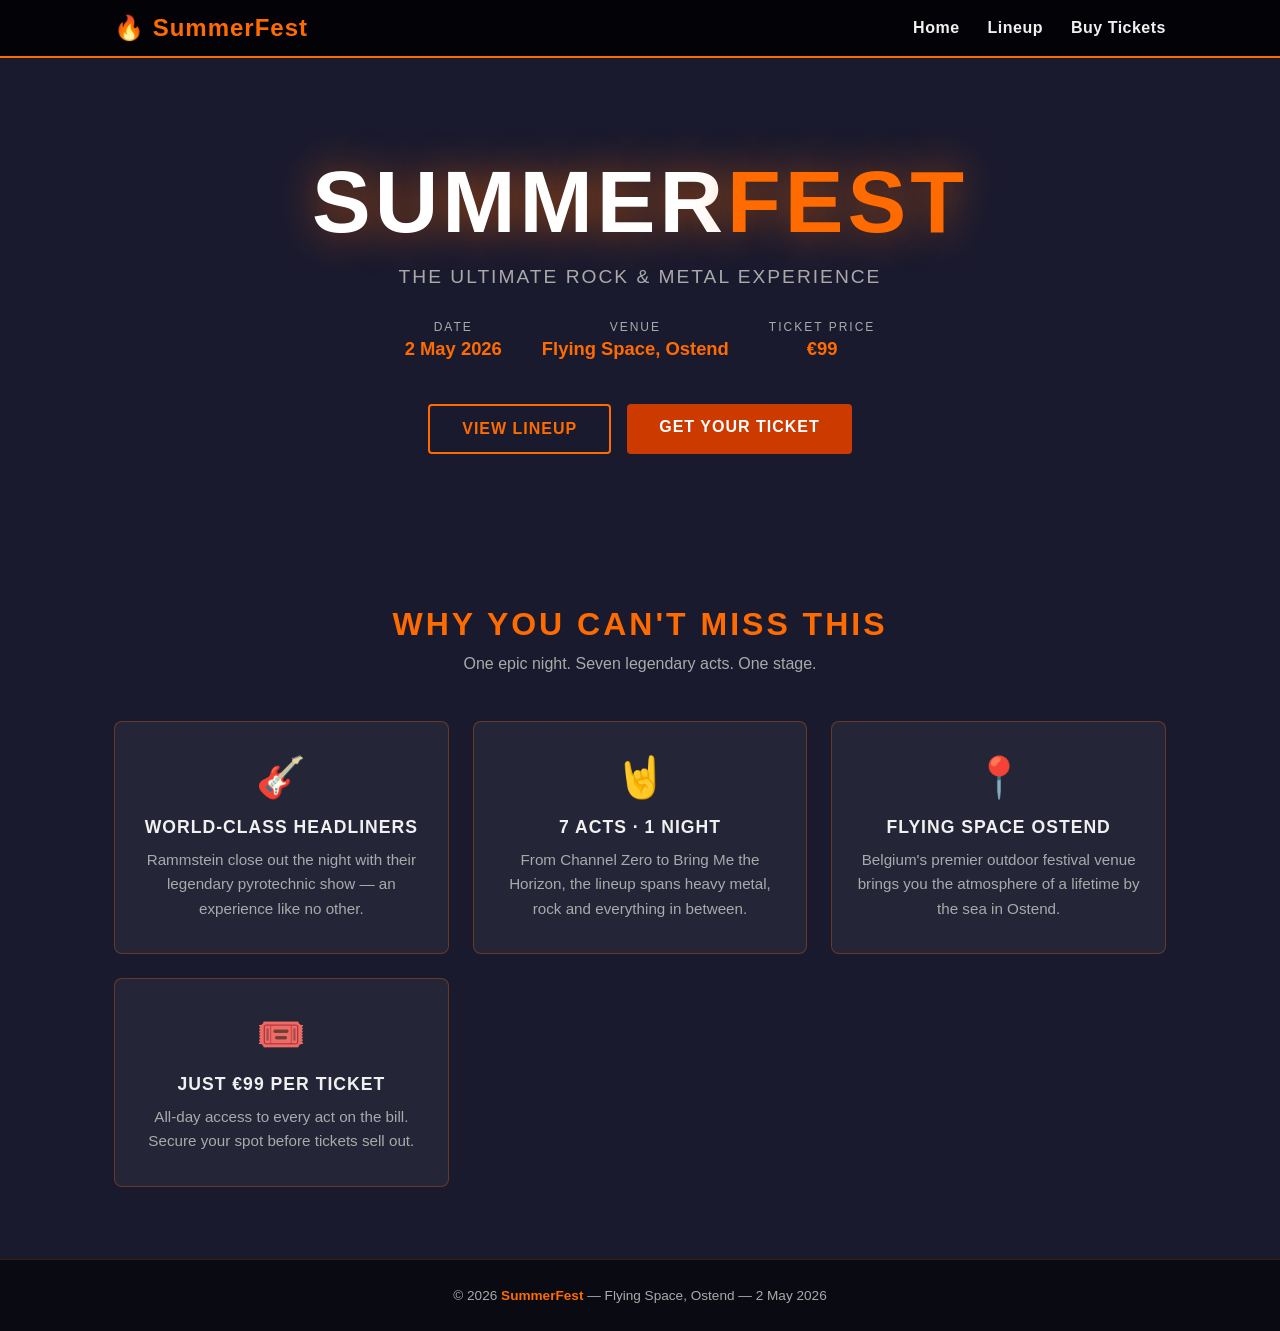
<file: index.html>
<!DOCTYPE html>
<html lang="en">
<head>
  <meta charset="UTF-8" />
  <meta name="viewport" content="width=device-width, initial-scale=1.0" />
  <title>SummerFest 2026</title>
  <link rel="stylesheet" href="styles.css" />
</head>
<body>

  <nav>
    <div class="nav-container">
      <a href="index.html" class="nav-logo">🔥 SummerFest</a>
      <ul class="nav-links">
        <li><a href="index.html">Home</a></li>
        <li><a href="lineup.html">Lineup</a></li>
        <li><a href="booking.html">Buy Tickets</a></li>
      </ul>
    </div>
  </nav>

  <section class="hero">
    <div class="hero-content">
      <h1 class="hero-title">Summer<span>Fest</span></h1>
      <p class="hero-subtitle">The Ultimate Rock &amp; Metal Experience</p>

      <div class="hero-details">
        <div class="hero-detail">
          <div class="label">Date</div>
          <div class="value">2 May 2026</div>
        </div>
        <div class="hero-detail">
          <div class="label">Venue</div>
          <div class="value">Flying Space, Ostend</div>
        </div>
        <div class="hero-detail">
          <div class="label">Ticket Price</div>
          <div class="value">€99</div>
        </div>
      </div>

      <div class="hero-cta">
        <a href="lineup.html" class="btn btn-outline">View Lineup</a>
        <a href="booking.html" class="btn btn-primary">Get Your Ticket</a>
      </div>
    </div>
  </section>

  <main class="section">
    <h2 class="section-title">Why You Can't Miss This</h2>
    <p class="section-subtitle">One epic night. Seven legendary acts. One stage.</p>

    <div class="highlights">
      <div class="highlight-card">
        <div class="highlight-icon">🎸</div>
        <h3>World-Class Headliners</h3>
        <p>Rammstein close out the night with their legendary pyrotechnic show — an experience like no other.</p>
      </div>
      <div class="highlight-card">
        <div class="highlight-icon">🤘</div>
        <h3>7 Acts · 1 Night</h3>
        <p>From Channel Zero to Bring Me the Horizon, the lineup spans heavy metal, rock and everything in between.</p>
      </div>
      <div class="highlight-card">
        <div class="highlight-icon">📍</div>
        <h3>Flying Space Ostend</h3>
        <p>Belgium's premier outdoor festival venue brings you the atmosphere of a lifetime by the sea in Ostend.</p>
      </div>
      <div class="highlight-card">
        <div class="highlight-icon">🎟️</div>
        <h3>Just €99 per Ticket</h3>
        <p>All-day access to every act on the bill. Secure your spot before tickets sell out.</p>
      </div>
    </div>
  </main>

  <footer>
    <p>&copy; 2026 <strong>SummerFest</strong> &mdash; Flying Space, Ostend &mdash; 2 May 2026</p>
  </footer>

  <script src="app.js"></script>
</body>
</html>
</file>
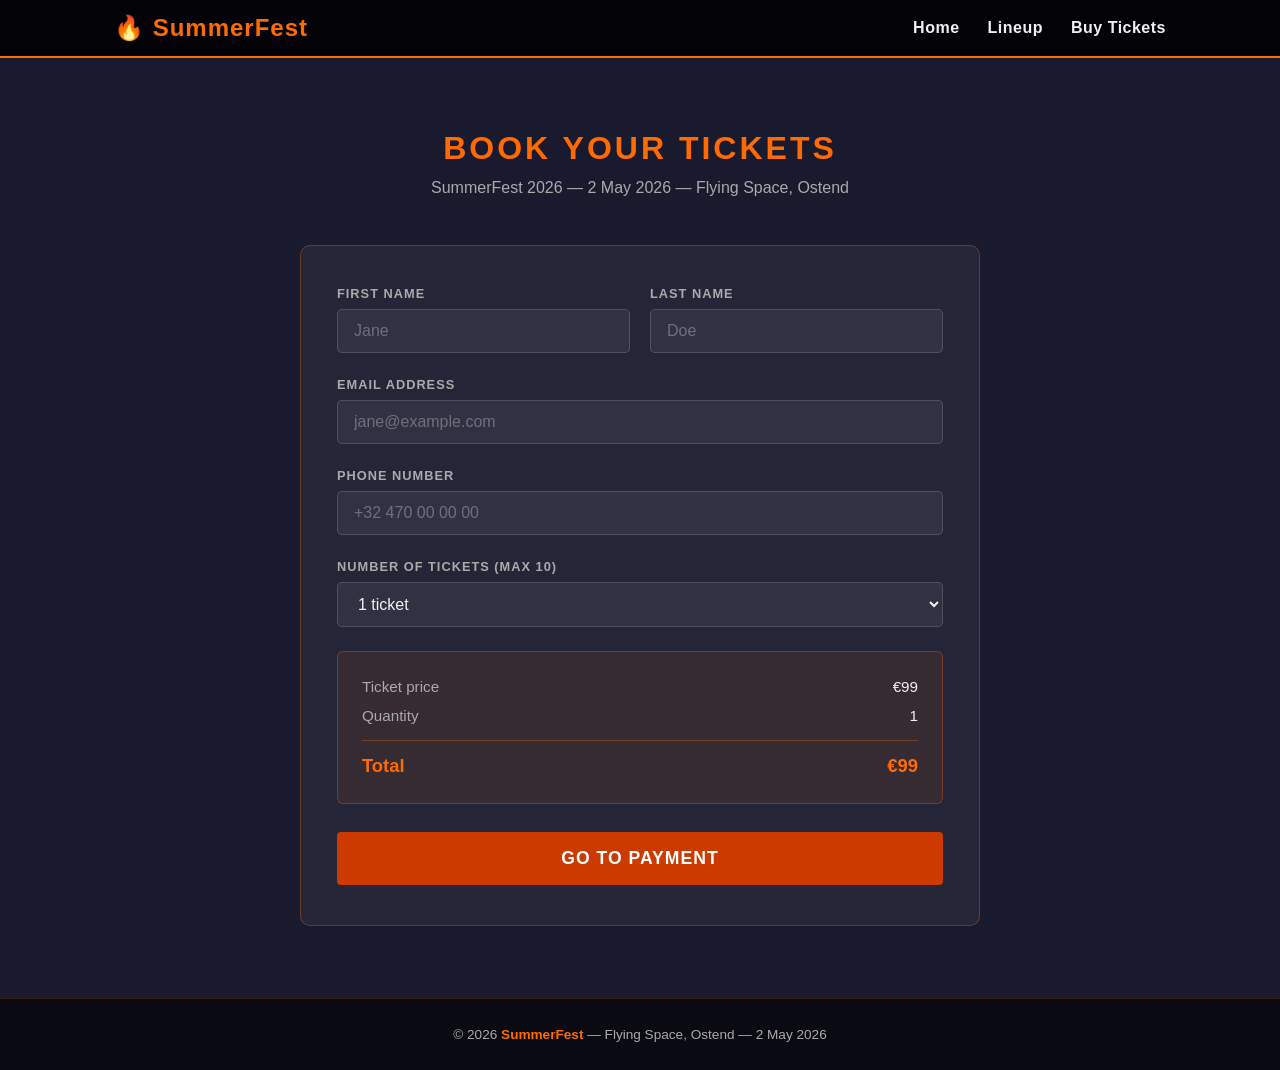
<file: booking.html>
<!DOCTYPE html>
<html lang="en">
<head>
  <meta charset="UTF-8" />
  <meta name="viewport" content="width=device-width, initial-scale=1.0" />
  <title>Buy Tickets – SummerFest 2026</title>
  <link rel="stylesheet" href="styles.css" />
</head>
<body>

  <nav>
    <div class="nav-container">
      <a href="index.html" class="nav-logo">🔥 SummerFest</a>
      <ul class="nav-links">
        <li><a href="index.html">Home</a></li>
        <li><a href="lineup.html">Lineup</a></li>
        <li><a href="booking.html">Buy Tickets</a></li>
      </ul>
    </div>
  </nav>

  <main class="section">
    <h1 class="section-title">Book Your Tickets</h1>
    <p class="section-subtitle">SummerFest 2026 &mdash; 2 May 2026 &mdash; Flying Space, Ostend</p>

    <div class="booking-wrapper">

      <form class="form-card" id="bookingForm" novalidate>

        <!-- Personal Info -->
        <div class="form-row">
          <div class="form-group">
            <label for="firstName">First Name</label>
            <input type="text" id="firstName" name="firstName" placeholder="Jane" required />
          </div>
          <div class="form-group">
            <label for="lastName">Last Name</label>
            <input type="text" id="lastName" name="lastName" placeholder="Doe" required />
          </div>
        </div>

        <div class="form-group">
          <label for="email">Email Address</label>
          <input type="email" id="email" name="email" placeholder="jane@example.com" required />
        </div>

        <div class="form-group">
          <label for="phone">Phone Number</label>
          <input type="tel" id="phone" name="phone" placeholder="+32 470 00 00 00" />
        </div>

        <!-- Ticket Quantity -->
        <div class="form-group">
          <label for="qty">Number of Tickets (max 10)</label>
          <select id="qty" name="qty">
            <option value="1">1 ticket</option>
            <option value="2">2 tickets</option>
            <option value="3">3 tickets</option>
            <option value="4">4 tickets</option>
            <option value="5">5 tickets</option>
            <option value="6">6 tickets</option>
            <option value="7">7 tickets</option>
            <option value="8">8 tickets</option>
            <option value="9">9 tickets</option>
            <option value="10">10 tickets</option>
          </select>
        </div>

        <!-- Price Summary -->
        <div class="price-summary">
          <div class="price-row">
            <span class="label-text">Ticket price</span>
            <span id="pricePerUnit">€99</span>
          </div>
          <div class="price-row">
            <span class="label-text">Quantity</span>
            <span id="totalTickets">1</span>
          </div>
          <div class="price-row total">
            <span>Total</span>
            <span id="totalPrice">€99</span>
          </div>
        </div>
        <button type="submit" class="btn btn-primary btn-book">Go to payment</button>
      </form>

      <!-- Confirmation -->
      <div id="successMessage">
        <h3>🎉 Booking Confirmed!</h3>
        <p>
          Thank you, <strong id="confirmName"></strong>!<br />
          You will be directed to the payment gateway.
        </p>
      </div>

    </div>
  </main>

  <footer>
    <p>&copy; 2026 <strong>SummerFest</strong> &mdash; Flying Space, Ostend &mdash; 2 May 2026</p>
  </footer>

  <script src="app.js"></script>
</body>
</html>
</file>
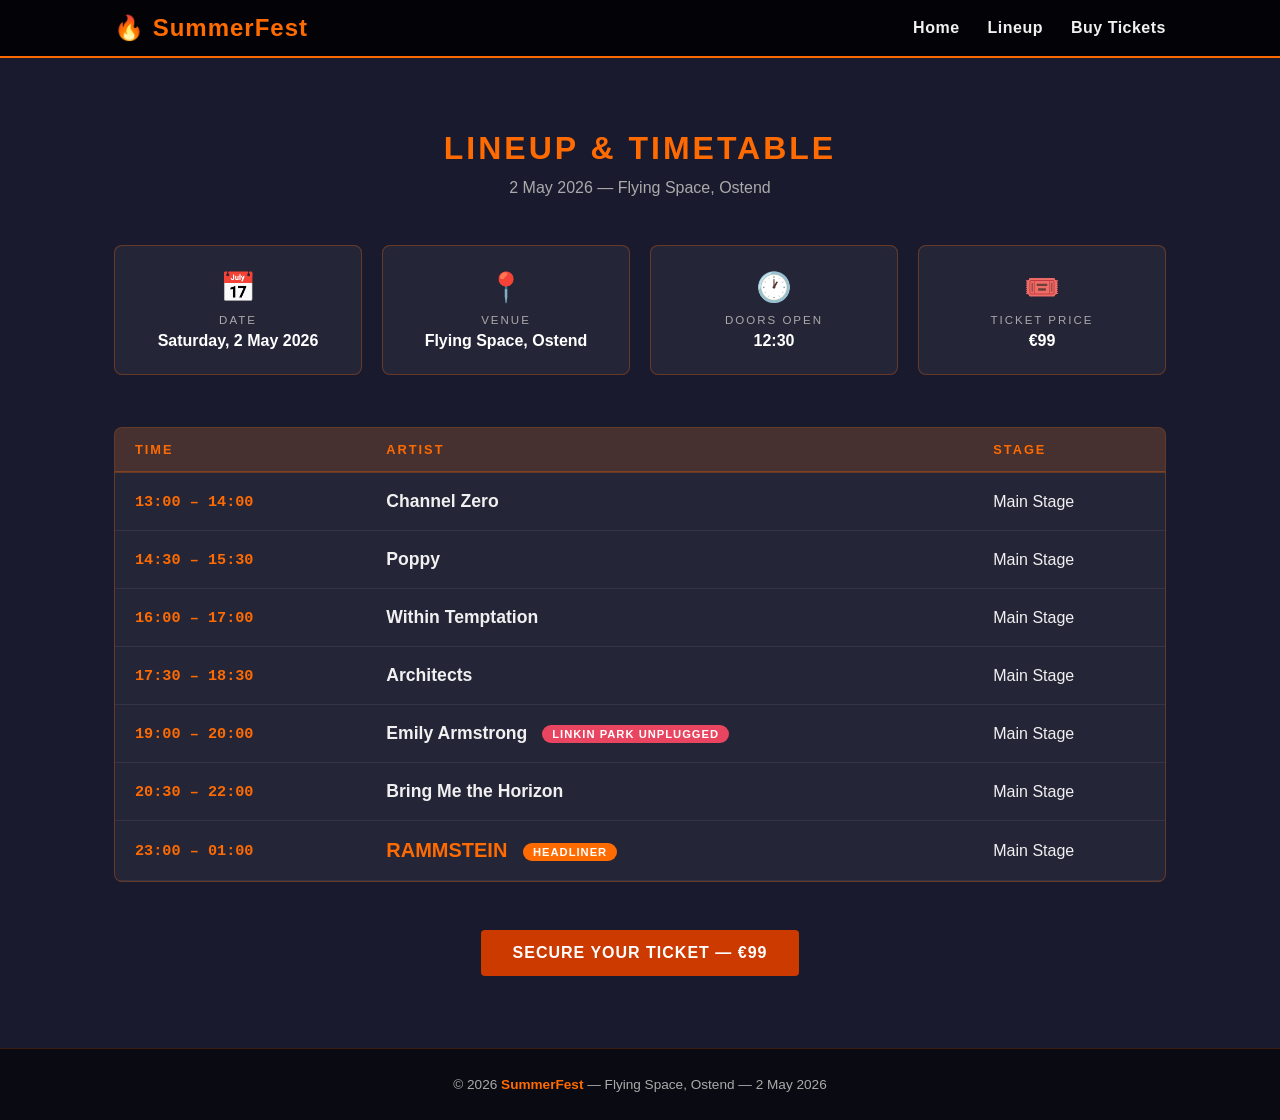
<file: lineup.html>
<!DOCTYPE html>
<html lang="en">
<head>
  <meta charset="UTF-8" />
  <meta name="viewport" content="width=device-width, initial-scale=1.0" />
  <title>Lineup &amp; Timetable – SummerFest 2026</title>
  <link rel="stylesheet" href="styles.css" />
</head>
<body>

  <nav>
    <div class="nav-container">
      <a href="index.html" class="nav-logo">🔥 SummerFest</a>
      <ul class="nav-links">
        <li><a href="index.html">Home</a></li>
        <li><a href="lineup.html">Lineup</a></li>
        <li><a href="booking.html">Buy Tickets</a></li>
      </ul>
    </div>
  </nav>

  <main class="section">
    <h1 class="section-title">Lineup &amp; Timetable</h1>
    <p class="section-subtitle">2 May 2026 &mdash; Flying Space, Ostend</p>

    <!-- Event Info Cards -->
    <div class="event-info">
      <div class="info-card">
        <div class="info-icon">📅</div>
        <div class="info-label">Date</div>
        <div class="info-value">Saturday, 2 May 2026</div>
      </div>
      <div class="info-card">
        <div class="info-icon">📍</div>
        <div class="info-label">Venue</div>
        <div class="info-value">Flying Space, Ostend</div>
      </div>
      <div class="info-card">
        <div class="info-icon">🕐</div>
        <div class="info-label">Doors Open</div>
        <div class="info-value">12:30</div>
      </div>
      <div class="info-card">
        <div class="info-icon">🎟️</div>
        <div class="info-label">Ticket Price</div>
        <div class="info-value">€99</div>
      </div>
    </div>

    <!-- Timetable -->
    <div class="table-wrapper">
      <table class="timetable">
        <thead>
          <tr>
            <th>Time</th>
            <th>Artist</th>
            <th>Stage</th>
          </tr>
        </thead>
        <tbody>
          <tr>
            <td class="time">13:00 – 14:00</td>
            <td class="artist">Channel Zero</td>
            <td>Main Stage</td>
          </tr>
          <tr>
            <td class="time">14:30 – 15:30</td>
            <td class="artist">Poppy</td>
            <td>Main Stage</td>
          </tr>
          <tr>
            <td class="time">16:00 – 17:00</td>
            <td class="artist">Within Temptation</td>
            <td>Main Stage</td>
          </tr>
          <tr>
            <td class="time">17:30 – 18:30</td>
            <td class="artist">Architects</td>
            <td>Main Stage</td>
          </tr>
          <tr>
            <td class="time">19:00 – 20:00</td>
            <td class="artist">
              Emily Armstrong
              <span class="badge badge-special">Linkin Park Unplugged</span>
            </td>
            <td>Main Stage</td>
          </tr>
          <tr>
            <td class="time">20:30 – 22:00</td>
            <td class="artist">Bring Me the Horizon</td>
            <td>Main Stage</td>
          </tr>
          <tr class="headliner">
            <td class="time">23:00 – 01:00</td>
            <td class="artist">
              RAMMSTEIN
              <span class="badge badge-headliner">Headliner</span>
            </td>
            <td>Main Stage</td>
          </tr>
        </tbody>
      </table>
    </div>

    <div style="text-align: center; margin-top: 48px;">
      <a href="booking.html" class="btn btn-primary">Secure Your Ticket &mdash; €99</a>
    </div>
  </main>

  <footer>
    <p>&copy; 2026 <strong>SummerFest</strong> &mdash; Flying Space, Ostend &mdash; 2 May 2026</p>
  </footer>

  <script src="app.js"></script>
</body>
</html>
</file>
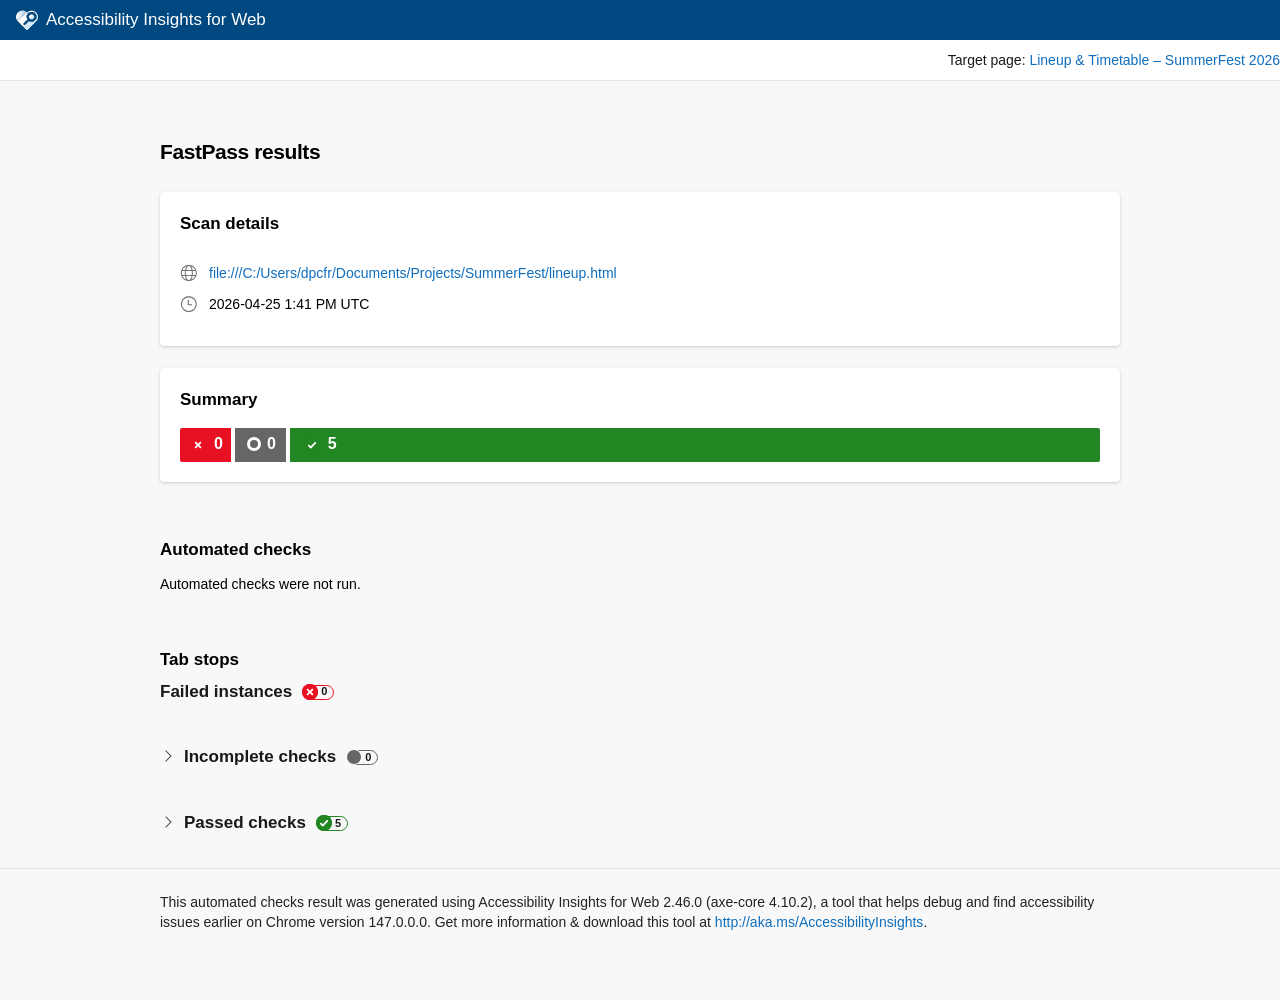
<file: Accessibility Reports/FastPass_19700101_LineupTimetableSumme.html>
<!DOCTYPE html><html lang="en"><head><meta charSet="UTF-8"/><title>Accessibility Insights for Web FastPass results</title><style>:root {
  --black: #000;
  --light-black: #161616;
  --white: #fff;
  --brand-blue: #004880;
  --grey: #333;
  --ada-brand-color: var(--brand-blue);
  --primary-text: rgb(0 0 0 / 90%);
  --secondary-text: rgb(0 0 0 / 70%);
  --disabled-text: rgb(0 0 0 / 38%);
  --communication-primary: #106ebe;
  --communication-tint-40: #eff6fc;
  --communication-tint-30: #deecf9;
  --communication-tint-20: #c7e0f4;
  --communication-tint-10: #2b88d8;
  --communication-shade-20: #004578;
  --neutral-0: var(--white);
  --neutral-2: #f8f8f8;
  --neutral-3: #f6f6f6;
  --neutral-4: #f4f4f4;
  --neutral-6: #f2f2f2;
  --neutral-6-5: #f1f1f1;
  --neutral-8: #ebebeb;
  --neutral-10: #dedede;
  --neutral-20: #c8c8c8;
  --neutral-30: #a6a6a6;
  --neutral-55: #6e6e6e;
  --neutral-60: #666;
  --neutral-70: #3c3c3c;
  --neutral-80: var(--grey);
  --neutral-100: var(--black);
  --neutral-alpha-2: rgb(0 0 0 / 2%);
  --neutral-alpha-4: rgb(0 0 0 / 4%);
  --neutral-alpha-6: rgb(0 0 0 / 6%);
  --neutral-alpha-8: rgb(0 0 0 / 8%);
  --neutral-alpha-10: rgb(0 0 0 / 10%);
  --neutral-alpha-20: rgb(0 0 0 / 20%);
  --neutral-alpha-30: rgb(0 0 0 / 30%);
  --neutral-alpha-60: rgb(0 0 0 / 60%);
  --neutral-alpha-70: rgb(0 0 0 / 70%);
  --neutral-alpha-80: rgb(0 0 0 / 80%);
  --neutral-alpha-90: rgb(0 0 0 / 90%);
  --positive-outcome: #228722;
  --negative-outcome: #e81123;
  --neutral-outcome: var(--neutral-60);
  --box-shadow-108: rgb(0 0 0 / 10.8%);
  --box-shadow-132: rgb(0 0 0 / 13.2%);
  --box-shadow-27: rgb(0 0 0 / 27%);
  --screenshot-image-outline: #8b8b8b;
  --card-border: transparent;
  --card-footer-border: var(--neutral-10);
  --header-bar-title-color: var(--neutral-0);
  --help-links-section-background: var(--neutral-4);
  --help-links-section-border: var(--neutral-4);
  --index-circle-background: var(--communication-primary);
  --link-hover: var(--communication-shade-20);
  --link: var(--communication-primary);
  --menu-border: var(--neutral-3);
  --menu-item-background-active: var(--neutral-alpha-8);
  --menu-item-background-hover: var(--neutral-alpha-4);
  --left-nav-icon: var(--neutral-55);
  --pill-background: var(--neutral-alpha-8);
  --pill: var(--primary-text);
  --spinner-text: var(--communication-primary);
  --nav-link-hover: var(--neutral-alpha-8);
  --nav-link-selected: var(--communication-tint-20);
  --nav-link-expanded: var(--communication-tint-40);
  --insights-button-hover: #0179d4;
  --report-footer-text: #222;
  --landmark-contentinfo: #00a88c;
  --landmark-main: #cb2e6d;
  --landmark-complementary: #6b9d1a;
  --landmark-banner: #d08311;
  --landmark-region: #2560e0;
  --landmark-navigation: #9b38e6;
  --landmark-search: #d363d8;
  --landmark-form: #0298c7;
}
:root .high-contrast-theme {
  --ada-brand-color: var(--white);
  --secondary-text: var(--white);
  --primary-text: var(--white);
  --disabled-text: #c285ff;
  --communication-tint-40: #38a9ff;
  --communication-tint-30: var(--communication-tint-10);
  --neutral-0: var(--light-black);
  --neutral-2: var(--light-black);
  --neutral-3: var(--light-black);
  --neutral-4: var(--light-black);
  --neutral-6: var(--light-black);
  --neutral-6-5: var(--light-black);
  --neutral-8: var(--white);
  --neutral-10: var(--light-black);
  --neutral-20: var(--white);
  --neutral-30: var(--white);
  --neutral-55: var(--white);
  --neutral-60: var(--white);
  --neutral-70: var(--white);
  --neutral-80: var(--white);
  --neutral-100: var(--white);
  --neutral-alpha-8: var(--white);
  --neutral-alpha-90: var(--white);
  --positive-outcome: #4ac94a;
  --negative-outcome: #fc7ab1;
  --neutral-outcome: var(--neutral-0);
  --card-border: var(--white);
  --card-footer-border: var(--white);
  --header-bar-title-color: var(--brand-blue);
  --help-links-section-background: transparent;
  --help-links-section-border: var(--white);
  --index-circle-background: var(--communication-tint-40);
  --link-hover: #ff0;
  --link: #ff0;
  --menu-border: var(--grey);
  --menu-item-background-active: var(--communication-tint-40);
  --menu-item-background-hover: var(--grey);
  --left-nav-icon: var(--black);
  --pill-background: var(--white);
  --pill: var(--black);
  --screenshot-image-outline: var(--white);
  --spinner-text: var(--communication-tint-40);
  --nav-link-hover: #2a2a2a;
  --nav-link-selected: var(--communication-tint-40);
  --nav-link-expanded: transparent;
}

.ms-Fabric.is-focusVisible .ms-Nav-group .ms-nav-linkButton:focus::after {
  border: 1px solid var(--neutral-100);
}
@media screen and (forced-colors: active) {
  .ms-Fabric.is-focusVisible .ms-Nav-group .ms-nav-linkButton:focus::after {
    border: 1px dashed windowtext !important;
  }
}

button::after {
  content: "";
  position: absolute;
}

.ms-fontColor-neutralPrimary,
.ms-fontColor-neutralPrimary--hover:hover {
  color: var(--neutral-100) !important;
}

.ms-Fabric {
  color: var(--neutral-100);
}

.insights-link {
  color: var(--link) !important;
  text-decoration: none;
}
@media screen and (forced-colors: active) {
  .insights-link {
    forced-color-adjust: unset;
  }
}
.insights-link:hover {
  color: var(--link-hover) !important;
  text-decoration: underline;
}

.high-contrast-theme .insights-link:hover {
  text-decoration: underline;
}
.high-contrast-theme .is-selected .status-icon {
  color: var(--black) !important;
}

.insights-code {
  font-family: menlo, consolas, courier new, monospace;
}

.ms-Spinner .ms-Spinner-circle {
  border-top-color: var(--spinner-text);
}
.ms-Spinner .ms-Spinner-label {
  color: var(--spinner-text);
}

@media screen and (forced-colors: active) {
  .ms-ContextualMenu button:hover .ms-ContextualMenu-itemText,
  .ms-ContextualMenu button:hover .ms-ContextualMenu-linkText {
    color: highlight;
  }
}

.guidance-tags span {
  font-size: 12px;
  font-weight: normal;
  padding-top: 2px;
  padding-right: 12px;
  padding-bottom: 2px;
  padding-left: 12px;
  color: var(--pill);
  background-color: var(--pill-background);
  border-radius: 120px;
}

.hidden-highlight-button {
  opacity: 0;
  margin: 0;
  padding: 0;
  border: none;
}

.instance-details-card {
  border-radius: 4px;
  border: 1px solid var(--card-border);
  outline-style: "border-style";
  box-shadow: 0 0.6px 1.8px var(--box-shadow-108), 0 3.2px 7.2px var(--box-shadow-132);
  margin-bottom: 16px;
  width: -moz-available;
  width: -webkit-fill-available;
  width: stretch;
}

.instance-details-card-container.selected {
  outline: 5px solid var(--communication-tint-10);
}

.instance-details-card.selected {
  border: 1px solid transparent;
}

.instance-details-card.focused,
.instance-details-card:focus {
  outline: 2px solid var(--primary-text);
  outline-offset: 2px;
}

.instance-details-card.selected.focused,
.instance-details-card.selected:focus {
  outline-offset: 8px;
}

.instance-details-card.interactive {
  cursor: pointer;
}

.instance-details-card.interactive:hover {
  box-shadow: 0 8px 10px var(--box-shadow-108), 0 8px 10px var(--box-shadow-132);
}

.report-instance-table {
  background: var(--neutral-0);
  display: table;
  table-layout: fixed;
  width: -moz-available;
  width: -webkit-fill-available;
  width: stretch;
  border-radius: inherit;
  border-collapse: collapse;
  overflow-wrap: break-word;
  word-break: break-word;
}
.report-instance-table .row {
  display: flex;
  flex-wrap: wrap;
  padding-top: 2px;
  padding-bottom: 14px;
  padding-left: 0;
  padding-right: 20px;
  border-bottom: 0.5px solid var(--neutral-10);
}
.report-instance-table .row > * {
  margin-top: 12px;
  margin-bottom: 0;
  margin-left: 20px;
  margin-right: 0;
  padding: 0;
}
.report-instance-table .row:last-child {
  border-bottom: none;
}
.report-instance-table .row-label {
  flex-basis: 90px;
  flex-shrink: 1;
  flex-grow: 0;
  font-size: 14px;
  line-height: 20px;
  font-weight: 600;
  color: var(--primary-text);
  text-align: left;
}
.report-instance-table .row-content {
  flex-basis: 200px;
  flex-shrink: 1;
  flex-grow: 1;
  color: var(--secondary-text);
  font-size: 14px;
  line-height: 20px;
  align-items: flex-end;
  display: flex;
}

.outcome-summary-bar {
  display: flex;
  flex-grow: 0;
  flex-shrink: 0;
  flex-direction: row;
  flex-wrap: wrap;
  align-items: center;
  margin-top: 16px;
  margin-bottom: 0;
  line-height: 24px;
  font-size: 17px;
  font-weight: 600;
  white-space: pre-wrap;
}
.outcome-summary-bar .block,
.outcome-summary-bar .incomplete,
.outcome-summary-bar .inapplicable,
.outcome-summary-bar .unscannable,
.outcome-summary-bar .pass,
.outcome-summary-bar .fail {
  font-family: 'Segoe UI Web (West European)','Segoe UI','-apple-system',BlinkMacSystemFont,Roboto,'Helvetica Neue',Helvetica,Ubuntu,Arial,sans-serif,'Apple Color Emoji','Segoe UI Emoji','Segoe UI Symbol';
  line-height: 20px;
  font-size: 16px;
  color: var(--neutral-0);
  padding-top: 8px;
  padding-right: 8px;
  padding-bottom: 10px;
  padding-left: 10px;
  height: 16px;
  display: flex;
  align-items: center;
  margin-right: 4px;
}
.outcome-summary-bar .count {
  font-weight: 600;
}
.outcome-summary-bar .fail {
  background-color: var(--negative-outcome);
}
.outcome-summary-bar .fail .check-container {
  position: relative;
  width: 16px;
  height: 16px;
  display: inline-block;
  border-radius: 50%;
  border: 0 solid var(--neutral-0);
}
.outcome-summary-bar .fail .check-container svg circle {
  fill: var(--negative-outcome);
}
.outcome-summary-bar .fail .check-container {
  bottom: -1px;
  margin-right: 8px;
}
.outcome-summary-bar .pass {
  background-color: var(--positive-outcome);
}
.outcome-summary-bar .pass .check-container {
  position: relative;
  width: 16px;
  height: 16px;
  display: inline-block;
  border-radius: 50%;
  border: 0 solid var(--neutral-0);
}
.outcome-summary-bar .pass .check-container svg circle {
  fill: var(--positive-outcome);
}
.outcome-summary-bar .pass .check-container {
  bottom: -1px;
  margin-right: 8px;
  margin-left: 4px;
}
.outcome-summary-bar .inapplicable,
.outcome-summary-bar .unscannable {
  background-color: var(--neutral-outcome);
}
.outcome-summary-bar .inapplicable .check-container,
.outcome-summary-bar .unscannable .check-container {
  position: relative;
  width: 16px;
  height: 16px;
  display: inline-block;
  border-radius: 50%;
  border: 0 solid var(--neutral-0);
}
.outcome-summary-bar .inapplicable .check-container,
.outcome-summary-bar .unscannable .check-container {
  bottom: -1px;
  margin-right: 8px;
  margin-left: 4px;
}
.outcome-summary-bar .incomplete {
  background-color: var(--neutral-outcome);
  color: var(--white);
  border: 2px var(--neutral-60) solid;
  height: 12px;
}
.outcome-summary-bar .incomplete .check-container {
  position: relative;
  width: 8px;
  height: 8px;
  display: inline-block;
  border-radius: 50%;
  border: 3px solid var(--neutral-0);
}
.outcome-summary-bar .incomplete .check-container {
  margin-right: 6px;
  border-color: var(--white);
}
.outcome-summary-bar .summary-bar-left-edge {
  border-top-left-radius: 2px;
  border-bottom-left-radius: 2px;
}
.outcome-summary-bar .summary-bar-right-edge {
  border-top-right-radius: 2px;
  border-bottom-right-radius: 2px;
  margin-right: 0;
}
.outcome-summary-bar .label {
  font-weight: normal;
}

.screen-reader-only {
  position: absolute;
  left: -10000px;
  top: auto;
  height: 1px;
  overflow: hidden;
  clip-path: inset(100% 100% 100% 100%);
}

.check-container svg {
  width: 100%;
  height: 100%;
}

.outcome-chip {
  height: 16px;
  color: var(--primary-text);
  border-radius: 0 8px 8px 0;
  margin-right: 4px;
  margin-bottom: -3px;
  margin-left: 4px;
  display: inline-flex;
  align-items: center;
}
.outcome-chip .icon {
  border-radius: 50%;
  width: 16px;
  height: 16px;
}
.outcome-chip .count {
  font-family: 'Segoe UI Web (West European)','Segoe UI','-apple-system',BlinkMacSystemFont,Roboto,'Helvetica Neue',Helvetica,Ubuntu,Arial,sans-serif,'Apple Color Emoji','Segoe UI Emoji','Segoe UI Symbol';
  line-height: 13px;
  font-size: 11px;
  border-radius: 0 8px 8px 0;
  padding-right: 6px;
  padding-left: 10px;
  font-weight: 700;
  margin-left: -8px;
  height: 13px;
}
@media screen and (forced-colors: active) {
  .outcome-chip .count {
    forced-color-adjust: none;
    border-color: canvastext !important;
    color: canvastext;
  }
}
.outcome-chip.outcome-chip-pass .check-container {
  position: relative;
  width: 16px;
  height: 16px;
  display: inline-block;
  border-radius: 50%;
  border: 0 solid var(--neutral-0);
}
.outcome-chip.outcome-chip-pass .check-container svg circle {
  fill: var(--positive-outcome);
}
.outcome-chip.outcome-chip-pass .check-container {
  background-color: var(--positive-outcome);
}
.outcome-chip.outcome-chip-pass .count {
  background-color: transparent;
  border: 1.5px solid var(--positive-outcome);
  width: max-content;
}
.outcome-chip.outcome-chip-incomplete .check-container, .outcome-chip.outcome-chip-review .check-container {
  position: relative;
  width: 14px;
  height: 14px;
  display: inline-block;
  border-radius: 50%;
  border: 1px solid var(--neutral-0);
}
.outcome-chip.outcome-chip-incomplete .check-container, .outcome-chip.outcome-chip-review .check-container {
  background-color: var(--neutral-60);
}
.outcome-chip.outcome-chip-incomplete .count, .outcome-chip.outcome-chip-review .count {
  background-color: transparent;
  border: 1.5px solid var(--neutral-60);
  width: max-content;
}
.outcome-chip.outcome-chip-fail .check-container {
  position: relative;
  width: 16px;
  height: 16px;
  display: inline-block;
  border-radius: 50%;
  border: 0 solid var(--neutral-0);
}
.outcome-chip.outcome-chip-fail .check-container svg circle {
  fill: var(--negative-outcome);
}
.outcome-chip.outcome-chip-fail .check-container {
  background-color: var(--negative-outcome);
}
.outcome-chip.outcome-chip-fail .count {
  background-color: transparent;
  border: 1.5px solid var(--negative-outcome);
  width: max-content;
}
.outcome-chip.outcome-chip-inapplicable .check-container, .outcome-chip.outcome-chip-unscannable .check-container {
  position: relative;
  width: 16px;
  height: 16px;
  display: inline-block;
  border-radius: 50%;
  border: 0 solid var(--neutral-0);
}
.outcome-chip.outcome-chip-inapplicable .check-container, .outcome-chip.outcome-chip-unscannable .check-container {
  background-color: var(--neutral-outcome);
}
.outcome-chip.outcome-chip-inapplicable .count, .outcome-chip.outcome-chip-unscannable .count {
  background-color: transparent;
  border: 1.5px solid var(--neutral-outcome);
  width: max-content;
}

.outcome-icon-set .outcome-icon {
  margin-left: 4px;
  border-radius: 50%;
}
.outcome-icon-set .outcome-icon-pass .check-container {
  position: relative;
  width: 14px;
  height: 14px;
  display: inline-block;
  border-radius: 50%;
  border: 0 solid var(--neutral-0);
}
.outcome-icon-set .outcome-icon-pass .check-container svg circle {
  fill: var(--positive-outcome);
}
.outcome-icon-set .outcome-icon-incomplete .check-container {
  position: relative;
  width: 12px;
  height: 12px;
  display: inline-block;
  border-radius: 50%;
  border: 1px solid var(--neutral-0);
}
.outcome-icon-set .outcome-icon-incomplete .check-container {
  border-color: var(--neutral-60);
}
.outcome-icon-set .outcome-icon-fail .check-container {
  position: relative;
  width: 14px;
  height: 14px;
  display: inline-block;
  border-radius: 50%;
  border: 0 solid var(--neutral-0);
}
.outcome-icon-set .outcome-icon-fail .check-container svg circle {
  fill: var(--negative-outcome);
}

body {
  font-size: 14px;
  margin: auto;
  background-color: var(--neutral-2);
  color: black;
  font-family: 'Segoe UI Web (West European)','Segoe UI','-apple-system',BlinkMacSystemFont,Roboto,'Helvetica Neue',Helvetica,Ubuntu,Arial,sans-serif,'Apple Color Emoji','Segoe UI Emoji','Segoe UI Symbol';
}

.outer-container {
  box-shadow: 0 1px 0 rgba(0, 0, 0, 0.08);
}
.outer-container .content-container {
  max-width: 960px;
  margin-right: auto;
  margin-left: auto;
  margin-top: 24px;
}
.outer-container .content-container h2 {
  margin: 0;
  font-size: 17px;
  line-height: 24px;
}
@media only screen and (width <= 1000px) {
  .outer-container .content-container {
    margin-top: 24px;
    margin-right: 16px;
    margin-left: 16px;
  }
}

.scan-details-section {
  box-shadow: 0 0.3px 0.9px rgba(0, 0, 0, 0.108), 0 1.6px 3.6px rgba(0, 0, 0, 0.132);
  border-radius: 4px;
  background-color: var(--neutral-0);
  padding: 20px;
  margin-bottom: 22px;
}
.scan-details-section .details-section-list {
  list-style: none;
  font-size: 14px;
  line-height: 16px;
  padding-left: 0;
  display: flex;
  align-items: flex-start;
  justify-content: center;
  flex-direction: column;
}
.scan-details-section h3 {
  margin: 0;
  font-size: 17px;
  line-height: 24px;
}
.scan-details-section li {
  display: inline-block;
  padding-top: 12px;
}
.scan-details-section li .icon {
  padding-right: 12px;
  position: relative;
  top: 3px;
}
.scan-details-section .text {
  word-break: break-all;
}
.scan-details-section .description-text {
  white-space: pre-wrap;
}
.scan-details-section .screen-reader-only {
  position: absolute;
  left: -10000px;
  top: auto;
  height: 1px;
  overflow: hidden;
  clip-path: inset(100% 100% 100% 100%);
}

.report-footer-container {
  max-width: 960px;
  margin-right: auto;
  margin-left: auto;
  margin-bottom: 68px;
  margin-top: 24px;
}
.report-footer-container .report-footer {
  line-height: 20px;
  color: var(--report-footer-text);
}
@media only screen and (width <= 1000px) {
  .report-footer-container {
    margin-right: 16px;
    margin-left: 16px;
  }
}

.report-header-command-bar {
  height: 40px;
  width: 100%;
  display: flex;
  justify-content: end;
  min-height: fit-content;
  align-items: center;
  background-color: var(--neutral-0);
  box-shadow: 0 1px 0 rgba(0, 0, 0, 0.08);
}
.report-header-command-bar .target-page {
  white-space: nowrap;
  margin-left: 16px;
  display: flex;
  color: var(--primary-text);
  font-family: 'Segoe UI Web (West European)','Segoe UI','-apple-system',BlinkMacSystemFont,Roboto,'Helvetica Neue',Helvetica,Ubuntu,Arial,sans-serif,'Apple Color Emoji','Segoe UI Emoji','Segoe UI Symbol';
  font-size: 14px;
  line-height: 20px;
  font-weight: normal;
  min-width: 0;
}
.report-header-command-bar .target-page a {
  white-space: nowrap;
  overflow: hidden;
  text-overflow: ellipsis;
}

.report-congrats-message {
  word-break: break-word;
  overflow-wrap: break-word;
}

.report-congrats-head {
  font-size: 16px;
  font-weight: 600;
  color: var(--primary-text);
  padding-top: 10px;
  padding-right: 0;
  padding-bottom: 10px;
  padding-left: 0;
}

.report-congrats-info {
  font-size: 14px;
  color: var(--secondary-text);
  padding-top: 10px;
  padding-right: 0;
  padding-bottom: 10px;
  padding-left: 0;
}

.sleeping-ada {
  height: 100px;
}

.title-section {
  margin-top: 56px;
}
.title-section h1 {
  font-weight: 600;
  margin-bottom: 24px;
  font-size: 21px;
  line-height: 32px;
  letter-spacing: -0.02em;
}

.results-container {
  margin-top: 56px;
}
.results-container .title-container :is(h1, h2, h3, h4, h5, h6) {
  font-weight: unset;
  margin-block: 0;
  margin-inline: 0;
}

@media screen and (width <= 640px) {
  .outcome-past-tense {
    display: none;
  }
}
.collapsible-container .collapsible-control[aria-expanded=true]::before, .collapsible-container .collapsible-control[aria-expanded=false]::before {
  display: inline-block;
  border-right: 1px solid var(--secondary-text);
  border-bottom: 1px solid var(--secondary-text);
  min-width: 7px;
  width: 7px;
  height: 7px;
  content: "";
  transform-origin: 50% 50%;
  transition: transform 0.1s linear 0s;
}

.summary-section {
  box-shadow: 0 0.3px 0.9px rgba(0, 0, 0, 0.108), 0 1.6px 3.6px rgba(0, 0, 0, 0.132);
  border-radius: 4px;
  background-color: var(--neutral-0);
  padding: 20px;
  margin-bottom: 24px;
}

.result-section {
  padding-bottom: 24px;
}
.result-section .title-container .collapsible-control::before {
  position: relative;
  bottom: 2px;
  margin-right: 14px;
}
.result-section .collapsible-content {
  margin-left: 16px;
}

.collapsible-container .collapsible-control {
  font-family: "Segoe UI Web (West European)", "Segoe UI", -apple-system, BlinkMacSystemFont, Roboto, "Helvetica Neue", Helvetica, Ubuntu, Arial, sans-serif, "Apple Color Emoji", "Segoe UI Emoji", "Segoe UI Symbol";
  background-color: transparent;
  cursor: pointer;
  border: none;
  display: flex;
  align-items: baseline;
  width: 100%;
}
.collapsible-container .collapsible-control:hover {
  background-color: var(--neutral-alpha-4);
}
.collapsible-container:not(.collapsible-rule-details-group) .collapsible-control {
  padding-left: 2px;
  padding-right: 16px;
  position: relative;
}
.collapsible-container .collapsible-control[aria-expanded=false]::before {
  transform: rotate(-45deg);
}
.collapsible-container .collapsible-control[aria-expanded=true]::before {
  transform: rotate(45deg);
}
.collapsible-container .collapsible-content[aria-hidden=true] {
  display: none;
}

ul.instance-details-list {
  list-style-type: none;
  padding-inline-start: unset;
  margin-block-start: unset;
  margin-block-end: unset;
}
ul.instance-details-list li {
  margin-bottom: 16px;
}
ul.instance-details-list li:last-child {
  margin-bottom: unset;
}</style><style>.no-failure-view--X37Kx{font-size:15px;font-weight:400;padding:15px}.assessment-instance-label--gMLtF{width:24px;font-size:14px;height:24px;text-align:center;float:left;margin-right:8px;line-height:24px;color:var(--white)}.assessment-instance-label--gMLtF.radio{width:14px;height:14px;border-radius:50%;margin-top:6px}.assessment-instance-label--gMLtF.not-applicable{font-size:10px}.all-content--F4o2F{display:flex;flex-direction:row;vertical-align:center;font-size:14px;line-height:24px}.instance-header--UjKG9{color:var(--primary-text);white-space:pre}@media screen and (forced-colors: active){.instance-header--UjKG9{color:inherit}}.assessment-instance-textContent--qzfyY{overflow:hidden;white-space:normal;text-overflow:ellipsis;color:var(--secondary-text)}@media screen and (forced-colors: active){.assessment-instance-textContent--qzfyY{color:inherit}}.expand-collapse-all-button--3rBtD{display:flex;padding:unset;padding-right:27px;margin-left:-2px;margin-top:2px}.visual-helper-toggle--pqmC6{display:flex;align-items:center;word-wrap:break-word;margin:unset}.visual-helper-toggle--pqmC6 label{font-family:"Segoe UI Web (West European)",Segoe UI,-apple-system,BlinkMacSystemFont,Roboto,Helvetica Neue,Helvetica,Ubuntu,Arial,sans-serif,"Apple Color Emoji","Segoe UI Emoji",Segoe UI Symbol;font-weight:400;font-size:14px;line-height:20px;margin-right:8px}.cards-visualization-modifiers-container--JD-Mt{display:flex;flex-wrap:wrap}.heading-element-for-level--ifVX6{margin-block-start:unset;margin-block-end:unset}.failed-instances-container--3UUNb .collapsible-content{margin-left:24px}.outcome-chip-container--G5Dfr{min-width:50px}.hidden-highlight-button--vu3B3{opacity:0;margin:0;padding:0;border:none}.instance-details-card--owGQF{border-radius:4px;border:1px solid var(--card-border);outline-style:"border-style";box-shadow:0 .6px 1.8px var(--box-shadow-108),0 3.2px 7.2px var(--box-shadow-132);margin-bottom:16px;width:-moz-available;width:-webkit-fill-available;width:stretch}.instance-details-card-container--KLHTp.selected--wEA4l{outline:5px solid var(--communication-tint-10)}.instance-details-card--owGQF.selected--wEA4l{border:1px solid transparent}.instance-details-card--owGQF.focused--pvBWq,.instance-details-card--owGQF:focus{outline:2px solid var(--primary-text);outline-offset:2px}.instance-details-card--owGQF.selected--wEA4l.focused--pvBWq,.instance-details-card--owGQF.selected--wEA4l:focus{outline-offset:8px}.instance-details-card--owGQF.interactive--an0ab{cursor:pointer}.instance-details-card--owGQF.interactive--an0ab:hover{box-shadow:0 8px 10px var(--box-shadow-108),0 8px 10px var(--box-shadow-132)}.report-instance-table--3VoZX{background:var(--neutral-0);display:table;table-layout:fixed;width:-moz-available;width:-webkit-fill-available;width:stretch;border-radius:inherit;border-collapse:collapse;overflow-wrap:break-word;word-break:break-word}.report-instance-table--3VoZX .row---3i35{display:flex;flex-wrap:wrap;padding:2px 20px 14px 0;border-bottom:.5px solid var(--neutral-10)}.report-instance-table--3VoZX .row---3i35>*{margin:12px 0 0 20px;padding:0}.report-instance-table--3VoZX .row---3i35:last-child{border-bottom:none}.report-instance-table--3VoZX .row-label--FlVZl{flex-basis:90px;flex-shrink:1;flex-grow:0;font-size:14px;line-height:20px;font-weight:600;color:var(--primary-text);text-align:left}.report-instance-table--3VoZX .row-content--07KUh{flex-basis:200px;flex-shrink:1;flex-grow:1;color:var(--secondary-text);font-size:14px;line-height:20px;align-items:flex-end;display:flex}.toast-container--L-5HM{display:inline-block}.toast-content--8-Mx1{background:var(--neutral-70);border-radius:4px;color:var(--neutral-0);padding:14px 20px;width:316px;margin-left:-178px;left:50%;bottom:20px;z-index:1000;position:absolute}.kebab-menu-icon--EUIj-{flex-grow:1;padding:6px 9px!important}@media screen and (forced-colors: active){.kebab-menu-icon--EUIj-{color:buttontext!important}}.kebab-menu-icon--EUIj-:hover{border-style:solid!important;border-width:1px;padding:5px 8px!important}.kebab-menu-button--9Qt0a{margin-right:8px;width:32px;height:32px}.kebab-menu-button--9Qt0a:hover{background-color:var(--menu-item-background-hover)}.kebab-menu-button--9Qt0a.is-expanded{background-color:var(--menu-item-background-active)}@media screen and (forced-colors: active){.kebab-menu-button--9Qt0a.is-expanded .kebab-menu-icon--EUIj-,.kebab-menu-button--9Qt0a:hover .kebab-menu-icon--EUIj-{color:highlight}}.foot--p1DfC{display:flex;justify-content:space-between;align-items:center;background-color:var(--neutral-2);min-height:48px;padding-left:12px;border-top:.5px solid var(--card-footer-border);border-bottom-left-radius:inherit;border-bottom-right-radius:inherit}.foot--p1DfC .highlight-status--xJvvI{display:flex;justify-content:space-between;align-items:center;background:transparent}.foot--p1DfC .highlight-status--xJvvI svg{fill:var(--secondary-text)}@media screen and (forced-colors: active){.foot--p1DfC .highlight-status--xJvvI svg{fill:ButtonFace!important;stroke:ButtonText!important}}.foot--p1DfC .highlight-status--xJvvI label{color:var(--secondary-text);font-size:14px;overflow-wrap:break-word;word-break:break-word}ul.instance-details-list--YfkRy{list-style-type:none;padding-inline-start:unset;margin-block-start:unset;margin-block-end:unset}ul.instance-details-list--YfkRy>li{margin-bottom:16px}ul.instance-details-list--YfkRy>li:last-child{margin-bottom:unset}.rule-more-resources--uw9mc{display:flex;flex-direction:column;margin-bottom:16px;padding:14px 20px;background-color:var(--neutral-0);box-shadow:0 .3px .9px #0000001c,0 1.6px 3.6px #0002;border-radius:4px;border:1px solid var(--card-border);line-height:20px;overflow-wrap:break-word;word-break:break-word}.rule-more-resources--uw9mc .more-resources-title--jOuUL{font-weight:600}.rule-more-resources--uw9mc .rule-details-id--s-TpO{padding-top:12px;padding-bottom:12px}.rule-more-resources--uw9mc .rule-guidance--TIQgm>:not(span:first-of-type){margin-left:8px}.rule-details-group--Tb-LW .rule-detail{font-size:14px;padding:16px 8px;display:flex;align-items:baseline;text-align:left}.rule-details-group--Tb-LW .rule-detail .outcome-chip{vertical-align:middle;margin-bottom:2px}.rule-details-group--Tb-LW .rule-detail .rule-details-id{font-weight:600;color:var(--primary-text);word-break:break-all}.rule-details-group--Tb-LW .rule-detail .rule-details-id a{font-weight:600;color:var(--primary-text)!important}.rule-details-group--Tb-LW .rule-detail .rule-details-id strong{font-weight:600}.rule-details-group--Tb-LW .rule-detail .rule-detail-description{color:var(--secondary-text)!important;word-break:break-all}.collapsible-rule-details-group--V-HWh{box-shadow:0 1px #00000014}.collapsible-rule-details-group--V-HWh .rule-detail{box-shadow:unset}.collapsible-rule-details-group--V-HWh:not(.collapsed){box-shadow:unset}.result-section-title--RGFI5{display:flex;flex-wrap:nowrap;justify-content:flex-start;align-items:center;margin-top:8px;margin-bottom:8px}.result-section-title--RGFI5 .outcome-chip.outcome-chip-fail .count{line-height:11px}.result-section-title--RGFI5 .outcome-chip.outcome-chip-fail svg{margin-bottom:3px}.result-section-title--RGFI5 .title--WBYFE{font-weight:600;font-size:17px;line-height:24px;margin-right:6px;color:var(--primary-text)}.result-section-title--RGFI5 .heading--NdP4Q{font-weight:600;font-size:15px;line-height:20px;margin-right:6px;color:var(--primary-text)}.result-section-title--RGFI5 .outcome-chip-container--BT3j5{display:flex;height:16px}.result-section--HfO9s{padding-bottom:24px}.result-section--HfO9s .title-container--JzN4A .collapsible-control--e42Z7:before{position:relative;bottom:2px}.result-section--HfO9s>h2{margin:0;font-size:17px;line-height:24px}.issues-test-view--d0CNp{background-color:var(--neutral-2);height:100%}.message-bar-height-override--QmwHf{min-height:fit-content}.scanning-spinner--jeHG9{margin-top:50px}div.insights-dialog-main-override--ma4DA{width:75%;max-width:500px;user-select:text}@media screen and (width <= 500px){div.insights-dialog-main-override--ma4DA{min-width:240px;width:75%}}div.insights-dialog-main-override--ma4DA .dialog-body--cmWmz{font-size:16px}.issue-filing-dialog--F9jun .ms-Dialog-title{font-size:21px;line-height:32px;letter-spacing:-.02em;font-weight:600;padding-bottom:0}.issue-filing-dialog--F9jun .ms-Dialog-subText{font-weight:400;font-size:15px;color:var(--secondary-text)}.issue-filing-dialog--F9jun .textfield-description{color:var(--secondary-text);font-style:italic}.action-and-cancel-buttons-component--DF7bf{display:flex;justify-content:flex-end}.action-and-cancel-buttons-component--DF7bf .action-cancel-button-col--RMfN-+.action-cancel-button-col--RMfN-{margin-left:8px}.details-disabled-message--NGo5z{margin-top:5px;margin-bottom:5px;font-size:14px}.issues-table--0jawk{background-color:var(--neutral-2);width:calc(100% - 48px);display:flex;flex-direction:column;padding-top:24px;padding-right:24px;padding-left:24px}.issues-table--0jawk .issues-table-subtitle--SwQ6H{color:var(--secondary-text);max-width:570px;font-size:14px;margin-top:4px;margin-bottom:16px}.issues-table--0jawk .issues-table-content--SD1dX{height:100%;display:flex;flex-direction:column;min-height:0}.insights-command-button--T-hSI .command-bar-button-icon--nEHZq{line-height:16px}.insights-command-button--T-hSI:disabled{color:var(--disabled-text)}.insights-command-button--T-hSI:disabled .command-bar-button-icon--nEHZq{color:var(--disabled-text)}.insights-command-button--T-hSI:active:not(:disabled) .command-bar-button-icon--nEHZq{color:var(--primary-text)}@media screen and (forced-colors: active){.insights-command-button--T-hSI,.insights-command-button--T-hSI .command-bar-button-icon--nEHZq,.insights-command-button--T-hSI:hover .command-bar-button-icon--nEHZq{color:buttontext}}.inline-start-over-button--8yKbR{height:fit-content;padding:4px;margin-bottom:-4px;vertical-align:text-bottom;border-color:var(--secondary-text);background-color:var(--neutral-0)}.static-content-in-details-view--RtXb0{padding-top:24px;padding-right:24px;padding-left:24px;margin-bottom:auto;background-color:var(--neutral-2);height:100%}.static-content-in-details-view--RtXb0 ol{-webkit-padding-start:16px;padding-inline-start:16px}.static-content-in-details-view--RtXb0 ol li ul li{list-style-type:disc}.static-content-in-details-view--RtXb0 i{font-size:16px}.details-view-toggle--kKKiI{margin-bottom:0;margin-top:12px;height:40px;background-color:var(--neutral-4)}.details-view-toggle--kKKiI .ms-Toggle-label{float:left;margin:5px 8px;color:var(--neutral-100)}.details-view-toggle--kKKiI .ms-Toggle-innerContainer{margin:10px 0}.target-page-changed-subtitle--lbFxS{color:var(--secondary-text);max-width:570px;font-size:14px;margin-top:4px;margin-bottom:16px}.header-with-content-link--IJtjj{display:flex}.header-with-content-link--IJtjj h1{margin-right:8px}.header-with-content-link--IJtjj div{align-self:center}.high-contrast-theme .insights-tooltip--DwELH{outline-style:solid;outline-width:1px;outline-color:var(--white)}.insights-tooltip-host--MhYAf{display:inline-block;min-width:0}.insights-link---UKMy{display:flex}.insights-link---UKMy:hover,.insights-link---UKMy:active{text-decoration:none!important}span.collapsible-title--fMRHE{padding-left:.5vw}.collapsible--hRtW-{padding:0;cursor:pointer;width:100%;border:none;outline:none;line-height:.25px;display:flex;justify-content:flex-start;align-items:center}.collapsible--hRtW- h2{font-weight:300;font-size:17px}.collapsible-content--nz7H1{overflow:hidden;padding-left:calc(.5vw + 13px)}.tab-stops-test-view-container--uW09o{background-color:var(--neutral-2);height:100%}.tab-stops-test-view--PVoaa{padding-top:24px;padding-right:24px;padding-left:24px;margin-bottom:auto;background-color:var(--neutral-2)}.tab-stops-test-view--PVoaa i{font-size:16px}.tab-stops-test-view--PVoaa .tab-stops-test-view-header--IiOGa{margin-right:8px}.requirement-table-title--v1y2E{font-weight:600;font-size:17px;line-height:24px;margin-bottom:unset}.visual-helper-toggle--1ssaD{display:flex;align-items:center;word-wrap:break-word;margin:unset}.visual-helper-toggle--1ssaD label{font-family:"Segoe UI Web (West European)",Segoe UI,-apple-system,BlinkMacSystemFont,Roboto,Helvetica Neue,Helvetica,Ubuntu,Arial,sans-serif,"Apple Color Emoji","Segoe UI Emoji",Segoe UI Symbol;font-weight:400;font-size:14px;line-height:20px;margin-right:8px;font-weight:600}.requirement-how-to-test-header--myxoc{font-weight:600;font-size:17px;line-height:24px;padding-left:.5vw;display:block}.requirement-instructions-header--z7LRH{font-style:normal;font-weight:600;font-size:16px;line-height:20px;padding-left:.5vw;display:block}.requirement-instructions--IW7Iz{font-family:"Segoe UI Web (West European)",Segoe UI,-apple-system,BlinkMacSystemFont,Roboto,Helvetica Neue,Helvetica,Ubuntu,Arial,sans-serif,"Apple Color Emoji","Segoe UI Emoji",Segoe UI Symbol}.requirement-instructions--IW7Iz p,.requirement-instructions--IW7Iz ol,.requirement-instructions--IW7Iz li{margin-top:5px;margin-bottom:5px}.requirement-instructions--IW7Iz ol{-webkit-padding-start:16px;padding-inline-start:16px}.requirement-instructions--IW7Iz ol ol{list-style-type:lower-alpha}.requirement-instructions--IW7Iz ol ol ol{list-style-type:lower-roman}.generic-panel--xXyG-{color:var(--neutral-100)}.header-text--UvZ3Z{font-weight:600;font-size:21px;line-height:32px;letter-spacing:-.02em;color:var(--neutral-100);margin-bottom:20px}.failure-instance-panel--zQ5Wt .observed-failure-textfield--Rf8Co{padding-bottom:12px}.failure-instance-panel--zQ5Wt .header-text{font-size:21px}.failure-instance-snippet-empty-body--PUexR{margin-top:8px;margin-bottom:24px;color:var(--secondary-text)}.failure-instance-snippet-title--f2lSB{margin-top:24px;margin-bottom:8px;color:var(--primary-text)}.failure-instance-selector-note--u4Ug1{color:var(--secondary-text);margin-top:8px;margin-bottom:8px}.failure-instance-snippet-filled-body--9MFyu{margin-top:8px;margin-bottom:24px;padding:12px 16px;max-height:200px;color:var(--primary-text);background-color:var(--neutral-4);overflow-y:scroll;word-wrap:break-word}.failure-instance-snippet-error--twv1z{margin-top:9px;margin-bottom:50px;margin-left:9px;color:var(--secondary-text);display:flex;flex-direction:row}.failure-instance-snippet-error-icon--lxIV1{color:var(--negative-outcome);padding:3px 8px}.edit-button--hhwNy{font-size:16px!important;line-height:24px!important;color:var(--neutral-100)!important}.edit-button--hhwNy:hover,.edit-button--hhwNy:focus{color:linktext!important}@media screen and (forced-colors: active){.edit-button--hhwNy{color:inherit!important}}@media screen and (forced-colors: active) and (forced-colors: active){.edit-button--hhwNy{forced-color-adjust:unset}}@media screen and (forced-colors: active){.edit-button--hhwNy:hover,.edit-button--hhwNy:focus{color:initial!important}}.choice-group-container--5SzTv{display:flex}.secondary-controls-wrapper--pUCeO{margin-left:4px}@media screen and (forced-colors: active){.ms-DetailsRow .secondary-controls-wrapper--pUCeO button{color:buttontext;background-color:canvas}.ms-DetailsRow .secondary-controls-wrapper--pUCeO button:focus:after{content:"";position:absolute;inset:2px;border:1px solid transparent;outline:buttontext solid 2px;z-index:1}.ms-DetailsRow .secondary-controls-wrapper--pUCeO button:hover{color:highlight;background-color:canvas}}.radio-button-group--w7ZAq{column-gap:8px;display:flex;flex-direction:row;align-items:center;min-height:32px}.radio-button-option--xvPFh{margin-top:0}.radio-button-option--xvPFh .radio-button-option-field--Nk--O{min-width:20px}.radio-button-option--xvPFh .radio-button-option-pass--HpvMz.is-checked:before,.radio-button-option--xvPFh .radio-button-option-pass--HpvMz.is-checked:after{border-color:var(--positive-outcome)}.radio-button-option--xvPFh .radio-button-option-fail--9vbVp.is-checked:before,.radio-button-option--xvPFh .radio-button-option-fail--9vbVp.is-checked:after{border-color:var(--negative-outcome)}@media screen and (forced-colors: active){.ms-DetailsRow .radio-button-option--xvPFh .radio-button-option-field--Nk--O:before{background-color:canvas;border-color:buttontext}.radio-button-option--xvPFh .radio-button-option-field--Nk--O.is-checked:before,.radio-button-option--xvPFh .radio-button-option-field--Nk--O.is-checked:after,.radio-button-option--xvPFh .radio-button-option-field--Nk--O:hover:before,.radio-button-option--xvPFh .radio-button-option-field--Nk--O:hover:after{forced-color-adjust:none;border-color:highlight!important}.radio-button-option--xvPFh .radio-button-option-field--Nk--O.is-checked:before,.radio-button-option--xvPFh .radio-button-option-field--Nk--O:hover:before{background-color:highlighttext}.radio-button-option--xvPFh .radio-button-option-field--Nk--O.is-checked:after,.radio-button-option--xvPFh .radio-button-option-field--Nk--O:hover:after{background-color:highlight}}.requirement-column--4Ii53{font-size:14px;color:var(--primary-text);white-space:normal}@media screen and (forced-colors: active){.requirement-column--4Ii53{color:inherit}}.pass-fail-column-cell--O-JFD{display:flex;align-items:center;min-height:47px}.requirement-name--Gl1fk{font-weight:600}.requirement-table--cJAxX>div[role=grid]{padding-bottom:20px}.tab-stops-failure-instance-section--PhQjL{padding-bottom:24px}.tab-stops-failure-instance-section--PhQjL .title-container--bvoQk .collapsible-control--UVHg4:before{position:relative;bottom:2px}.tab-stops-failure-instance-section--PhQjL>h2{margin:0;font-size:17px;line-height:24px}.change-assessment-dialog-modal--wvGCI .ms-Overlay{background-color:var(--neutral-alpha-60)}.change-assessment-dialog--6rXKH{border-radius:6px;box-shadow:0 0 10px 0 var(--neutral-alpha-60)}.change-assessment-dialog--6rXKH .ms-Dialog-title{font-weight:600}.change-assessment-dialog--6rXKH .change-assessment-dialog-button-container--akgQr{display:flex;flex-wrap:wrap;justify-content:flex-end}.change-assessment-dialog--6rXKH .change-assessment-dialog-button-container--akgQr .action-cancel-button-col---ILlC{text-align:right;padding-left:0;margin-top:4px}.change-assessment-dialog--6rXKH .change-assessment-dialog-button-container--akgQr .action-cancel-button-col---ILlC+.action-cancel-button-col---ILlC{margin-left:8px}.change-assessment-dialog--6rXKH .change-assessment-dialog-button-container--akgQr button{padding:0;height:32px}.change-assessment-dialog--6rXKH .change-assessment-dialog-button-container--akgQr .continue-button--Iui0u button{width:140px}.restart-button--1-9nA button{width:85px}.getting-started-view--7gL6C{margin-right:18px;margin-left:18px;padding-left:6px;padding-top:1vh;padding-bottom:1vh;display:flex;flex-direction:column;height:100%;justify-content:space-between}.getting-started-header--JP1v7{font-weight:600;font-size:21px;line-height:32px;letter-spacing:-.02em;padding-top:8px}.getting-started-header--JP1v7 i{font-size:16px}.getting-started-header-title--HzdQh{margin-right:8px}.getting-started-title--NaMyN{font-weight:600;font-size:17px;line-height:24px}.next-requirement-button--o-C01{align-self:flex-end}.requirement-view--VJpPz{margin-right:18px;margin-left:18px;padding-left:6px;padding-top:1vh;display:flex;flex-direction:column;height:100%;justify-content:space-between}.requirement-view--VJpPz .next-requirement-button-container--hiHnU{display:flex;flex-direction:column;align-self:flex-end}.requirement-view--VJpPz .next-requirement-button--MB2Mv{align-self:flex-end;margin-bottom:1vh;margin-top:1vh}.requirement-view--VJpPz .requirement-content--6UOi3{padding-left:32px}@media screen and (width >= 1200px){.requirement-view--VJpPz .requirement-content--6UOi3{display:grid;grid-template-columns:1fr 308px}}.requirement-view--VJpPz .requirement-content--6UOi3 .main-content--z1Mtq{margin-top:10px;width:90%;margin-right:32px}.requirement-view--VJpPz .requirement-content--6UOi3 .main-content--z1Mtq h3{font-weight:600;font-size:17px}.requirement-view--VJpPz .requirement-context-box--rueqd{width:308px;height:fit-content;margin-right:32px}@media screen and (width <= 1200px){.requirement-view--VJpPz .requirement-context-box--rueqd{width:100%;padding-top:0;margin-bottom:40px;margin-top:24px}}.details-view-spinner{width:100%}.visual-helper{display:flex;padding-top:1.5vh;flex-wrap:wrap}.visual-helper .visual-helper-text{padding-right:.9vh;font-family:"Segoe UI Web (West European)",Segoe UI,-apple-system,BlinkMacSystemFont,Roboto,Helvetica Neue,Helvetica,Ubuntu,Arial,sans-serif,"Apple Color Emoji","Segoe UI Emoji",Segoe UI Symbol;font-size:14px;line-height:20px}.no-matching-elements{font-weight:700}.left-nav-link-container--PKncK{margin-left:10px;color:var(--primary-text);display:flex;flex-wrap:nowrap;justify-content:flex-start;min-height:44px;align-items:center}.is-selected .left-nav-link-container--PKncK{color:var(--light-black)}.left-nav-link-container--PKncK .link-icon--l1jgX{font-size:24px}.index-circle--UxApC{display:inline-block;border-radius:50%;border:1px solid var(--neutral-20);width:1.5em;line-height:1.5em;padding:.07em;margin-top:.23em;color:var(--secondary-text);background:var(--neutral-0);text-align:center}li .is-expanded .index-circle--UxApC,.ms-Nav-compositeLink.is-selected .index-circle--UxApC{color:var(--neutral-0);background:var(--index-circle-background);border-color:var(--neutral-0)}.requirement-status-icon--5eCA-{font-size:20px}.test-name--T6ba5{padding-left:20px;display:inline-block;white-space:pre-wrap;line-height:20px}.requirement-detail--A9HmV{font-size:14px;padding:16px 8px;display:flex;align-items:baseline;text-align:left}.requirement-detail--A9HmV strong{font-weight:600}.requirement-detail--A9HmV .outcome-chip{vertical-align:middle;margin-bottom:2px}.requirement-detail-description--LIhWd{font-family:"Segoe UI Web (West European)",Segoe UI,-apple-system,BlinkMacSystemFont,Roboto,Helvetica Neue,Helvetica,Ubuntu,Arial,sans-serif,"Apple Color Emoji","Segoe UI Emoji",Segoe UI Symbol;font-weight:400;font-size:14px;line-height:20px;word-break:break-all}.requirement-details-id--tFytl{font-weight:600;color:var(--primary-text);word-break:break-all}.requirement-details-id--tFytl a{font-weight:600;color:var(--primary-text)}.edit-button--ssAtN{margin-left:4px;margin-right:10px;padding-left:3px;padding-right:3px;font-size:16px!important;line-height:24px!important;color:var(--neutral-100)!important}.edit-button--ssAtN:hover,.edit-button--ssAtN:focus{color:linktext!important}@media screen and (forced-colors: active){.edit-button--ssAtN{color:inherit!important}}@media screen and (forced-colors: active) and (forced-colors: active){.edit-button--ssAtN{forced-color-adjust:unset}}@media screen and (forced-colors: active){.edit-button--ssAtN:hover,.edit-button--ssAtN:focus{color:initial!important}}.remove-button--7aB3w{font-size:16px;line-height:24px;color:var(--negative-outcome)!important}.remove-button--7aB3w:hover,.remove-button--7aB3w:focus{color:linktext!important}@media screen and (forced-colors: active){.remove-button--7aB3w{color:inherit!important}}@media screen and (forced-colors: active) and (forced-colors: active){.remove-button--7aB3w{forced-color-adjust:unset}}@media screen and (forced-colors: active){.remove-button--7aB3w:hover,.remove-button--7aB3w:focus{color:initial!important}}.collapsible-requirement-details-group--A40l5{box-shadow:0 1px #00000014}.collapsible-requirement-details-group--A40l5 .no-instances--hnZaA{font-style:italic;padding-left:20px}.collapsible-requirement-details-group--A40l5:not(.collapsed){box-shadow:unset}.instance-list--hveoz th{color:var(--primary-text);padding-top:14px;padding-bottom:14px;padding-left:20px}.header-bar--11Oyo{display:flex;flex-wrap:nowrap;justify-content:flex-start;align-items:center;align-content:stretch;background-color:var(--ada-brand-color);min-height:40px;width:100%}.header-bar--11Oyo .header-icon{margin-left:16px;height:22px;width:22px;flex-shrink:0}.header-bar--11Oyo .header-title--uc-c9{margin-right:32px;margin-left:8px;color:var(--header-bar-title-color);font-size:16px;font-family:"Segoe UI Web (West European)",Segoe UI,-apple-system,BlinkMacSystemFont,Roboto,Helvetica Neue,Helvetica,Ubuntu,Arial,sans-serif,"Apple Color Emoji","Segoe UI Emoji",Segoe UI Symbol;white-space:nowrap;overflow:hidden;text-overflow:ellipsis}.header-bar--11Oyo .spacer--TSsDE{flex:1 1 auto}.header-bar--11Oyo .far-items--PJa8J{display:flex;justify-content:flex-end;align-items:center;margin-right:12px}.header-bar--11Oyo .far-items--PJa8J button,.header-bar--11Oyo .far-items--PJa8J button:focus,.header-bar--11Oyo .far-items--PJa8J button:hover,.header-bar--11Oyo .far-items--PJa8J button:active,.header-bar--11Oyo .far-items--PJa8J button:hover:active{background-color:unset}.header-bar--11Oyo .far-items--PJa8J i{font-size:20px;color:var(--neutral-0)}.no-content-available--AkB77{margin-left:24px;margin-right:24px}.assessment-report-summary--grvEl{margin-bottom:40px;display:flex;flex-direction:column;width:100%}.assessment-report-summary--grvEl>h2{font-family:"Segoe UI Web (West European)",Segoe UI,-apple-system,BlinkMacSystemFont,Roboto,Helvetica Neue,Helvetica,Ubuntu,Arial,sans-serif,"Apple Color Emoji","Segoe UI Emoji",Segoe UI Symbol;font-size:21px;line-height:32px;font-weight:600;letter-spacing:-.02em;color:var(--primary-text);margin:0}.assessment-report-summary--grvEl .test-details-text--47PEJ{font-weight:600;font-size:17px;line-height:24px;color:var(--primary-text);font-family:"Segoe UI Web (West European)",Segoe UI,-apple-system,BlinkMacSystemFont,Roboto,Helvetica Neue,Helvetica,Ubuntu,Arial,sans-serif,"Apple Color Emoji","Segoe UI Emoji",Segoe UI Symbol;margin-top:16px;margin-bottom:21px}.assessment-summary-details--arc8Q{display:flex}.assessment-summary-details--arc8Q .assessment-summary-details-body--qsVeE{column-count:2;column-gap:4%;display:block;width:100%;align-items:start}@media screen and (width <= 900px){.assessment-summary-details--arc8Q .assessment-summary-details-body--qsVeE{column-count:1}}.assessment-summary-details--arc8Q .assessment-summary-details-body--qsVeE .assessment-summary-details-row--oLVSA{display:inline-block;width:100%}.assessment-summary-details--arc8Q .assessment-summary-details-body--qsVeE .assessment-summary-details-row--oLVSA .test-summary--8yOic{display:flex;width:98%;padding:12px 10px;justify-content:space-between;border-bottom:var(--neutral-alpha-8) solid 1px}.assessment-summary-details--arc8Q .assessment-summary-details-body--qsVeE .assessment-summary-details-row--oLVSA .test-summary-status--8hl4z{display:flex;align-items:center;white-space:nowrap}.assessment-summary-details--arc8Q .assessment-summary-details-body--qsVeE .assessment-summary-details-row--oLVSA .test-summary-display-name--f1XR-{font-size:14px;line-height:20px;white-space:nowrap;font-weight:600}.report-header-bar--SDV11{display:flex;justify-content:flex-start;align-items:center;flex-wrap:nowrap;background-color:var(--ada-brand-color);height:40px;width:100%}.report-header-bar--SDV11 .header-icon{flex-shrink:0;margin-left:16px;height:22px;width:22px}.report-header-bar--SDV11 .header-text--EdTxw{margin-left:8px;color:var(--header-bar-title-color);flex-shrink:1;white-space:nowrap;overflow:hidden;text-overflow:ellipsis;font-family:"Segoe UI Web (West European)",Segoe UI,-apple-system,BlinkMacSystemFont,Roboto,Helvetica Neue,Helvetica,Ubuntu,Arial,sans-serif,"Apple Color Emoji","Segoe UI Emoji",Segoe UI Symbol;font-weight:400;font-size:17px;line-height:24px}.report-header-command-bar--NJWdl{height:40px;width:100%;display:flex;justify-content:end;min-height:fit-content;align-items:center;background-color:var(--neutral-0);box-shadow:0 1px #00000014}.report-header-command-bar--NJWdl .target-page--hjh44{white-space:nowrap;margin-left:16px;display:flex;color:var(--primary-text);font-family:"Segoe UI Web (West European)",Segoe UI,-apple-system,BlinkMacSystemFont,Roboto,Helvetica Neue,Helvetica,Ubuntu,Arial,sans-serif,"Apple Color Emoji","Segoe UI Emoji",Segoe UI Symbol;font-size:14px;line-height:20px;font-weight:400;min-width:0}.report-header-command-bar--NJWdl .target-page--hjh44 a{white-space:nowrap;overflow:hidden;text-overflow:ellipsis}.collapsible-container--QD-3d .collapsible-control--Q0Wlq[aria-expanded=true]:before,.collapsible-container--QD-3d .collapsible-control--Q0Wlq[aria-expanded=false]:before{display:inline-block;border-right:1px solid var(--secondary-text);border-bottom:1px solid var(--secondary-text);min-width:7px;width:7px;height:7px;content:"";transform-origin:50% 50%;transition:transform .1s linear 0s}.collapsible-container--QD-3d .collapsible-control--Q0Wlq{font-family:"Segoe UI Web (West European)",Segoe UI,-apple-system,BlinkMacSystemFont,Roboto,Helvetica Neue,Helvetica,Ubuntu,Arial,sans-serif,"Apple Color Emoji","Segoe UI Emoji",Segoe UI Symbol;background-color:transparent;cursor:pointer;border:none;display:flex;align-items:baseline;width:100%;height:fit-content}.collapsible-container--QD-3d .collapsible-control--Q0Wlq:hover{background-color:var(--neutral-alpha-4);color:var(--primary-text)}.collapsible-container--QD-3d .collapsible-control--Q0Wlq[aria-expanded=false]:before{transform:rotate(-45deg)}.collapsible-container--QD-3d .collapsible-control--Q0Wlq[aria-expanded=true]:before{transform:rotate(45deg)}.collapsible-container--QD-3d .collapsible-container-content--qeM4P{margin-left:24px}.collapsible-container--QD-3d .collapsible-container-content--qeM4P[aria-hidden=true]{display:none}.collapsible-title--wdkYZ{padding-left:.5vw}.fix-instruction-color-box--DQpQE{width:14px;height:14px;display:inline-block;vertical-align:-5%;margin-right:2px;margin-left:2px;border:1px solid var(--light-black)}@media screen and (forced-colors: active){.fix-instruction-color-box--DQpQE{forced-color-adjust:none}}.screen-reader-only--6LUiO{position:absolute;left:-10000px;top:auto;height:1px;overflow:hidden;clip-path:inset(100% 100% 100% 100%)}.path-list--MxxKM{padding-left:16px;list-style-type:disc}.multi-line-text-yes-bullet--TXyX-{padding-left:16px}.multi-line-text-yes-bullet--TXyX- li{list-style-type:disc;margin-bottom:4px}.multi-line-text-no-bullet--AUXXt{padding-left:0;list-style:none}.multi-line-text-no-bullet--AUXXt li:not(:last-child){margin-bottom:4px}.combination-lists--boK5y{flex-direction:column;display:flex}.urls-row-content--JDdRx{padding-left:16px}.urls-row-content--JDdRx li{list-style-type:disc;margin-bottom:4px}.urls-row-content-new-Failure--oL5lS{color:var(--negative-outcome);font-weight:700}.how-to-fix-content--Zz96u{margin-bottom:16px}.how-to-fix-content--Zz96u ul{padding-left:16px}.how-to-fix-content--Zz96u ul li{list-style-type:disc;margin-bottom:4px}.snippet--hSNfv{font-family:menlo,consolas,courier new,monospace;white-space:normal}.generic-toggle-component--QDn1m{margin-bottom:4vh}.generic-toggle-component--QDn1m .toggle-container--N5sJJ{display:flex;justify-content:space-between;margin-bottom:1vh}.generic-toggle-component--QDn1m .toggle-container--N5sJJ .toggle-name--Q9yh2{font-weight:600;font-size:17px;line-height:24px}.generic-toggle-component--QDn1m .toggle-container--N5sJJ .toggle--983Do{margin-left:12px;margin-top:3px;margin-bottom:unset}.generic-toggle-component--QDn1m .toggle-description--ieTgg{color:var(--primary-text)}.overview-heading-content--eGCNq{color:var(--secondary-text);font-weight:400;line-height:20px;font-size:15px}.overview-heading--hhrss{margin-bottom:40px}.overview-heading--hhrss h1{font-weight:700!important;line-height:40px;font-size:28px!important;letter-spacing:-.04em;color:var(--primary-text)!important;padding-bottom:16px;padding-top:24px}.overview-help-section---P--0{width:308px;height:168px;padding-top:24px;margin-right:32px}@media screen and (width <= 1200px){.overview-help-section---P--0{padding-top:0;margin-bottom:40px}}.overview--3Z80y{display:flex;flex-direction:row;flex-wrap:wrap;padding-left:32px}.overview--3Z80y .overview-text-summary-section--Hbc5v{display:flex;flex-direction:column;flex:1 1 50%;align-items:flex-start;width:90%;margin-right:32px}.help-link--ycqMv{padding-top:5px;padding-bottom:5px;font-family:"Segoe UI Web (West European)",Segoe UI,-apple-system,BlinkMacSystemFont,Roboto,Helvetica Neue,Helvetica,Ubuntu,Arial,sans-serif,"Apple Color Emoji","Segoe UI Emoji",Segoe UI Symbol;line-height:20px;font-size:14px;color:var(--communication-primary)}.overview-help-container--CIf5X{padding-top:20px;padding-left:24px;padding-bottom:24px;border-radius:4px;background-color:var(--help-links-section-background);border:1px solid var(--help-links-section-border);box-sizing:border-box}.help-heading--SkWwv{font-weight:600;font-size:17px;padding:0;margin-block-end:1em;margin-inline-start:0;margin-inline-end:0}.left-nav-hamburger-button---jYWo{margin-left:11px}.high-contrast-theme--gB86W .left-nav-hamburger-button---jYWo{color:var(--neutral-alpha-90)}.ms-Button.left-nav-hamburger-button---jYWo:focus:after{border:1px var(--neutral-0) solid}.command-bar-buttons-menu-button--jiAf3{font-size:16px}.command-bar-buttons-submenu--TunVw{min-width:fit-content}.command-bar-buttons-submenu--TunVw button{height:36px}.command-bar-buttons-menu--UEARX{height:40px}.details-view-command-buttons--BkYsp{display:flex;margin-right:16px;white-space:nowrap}.details-view-command-bar--3BkZm{height:40px;width:100%;display:flex;justify-content:space-between;min-height:fit-content;align-items:center;background-color:var(--neutral-0);font-size:14px;font-weight:400;border-bottom:1px solid var(--neutral-alpha-8)}.details-view-command-bar--3BkZm .details-view-target-page--CqPLT{margin-left:12px;padding:8px;display:inherit;white-space:nowrap;overflow:hidden;text-overflow:ellipsis;color:var(--primary-text);flex:1 1 auto}.target-page-title--DBzsa{width:100%;text-overflow:ellipsis;display:inline-block;overflow:hidden}.target-page-link--2MENu{width:100%}.invalid-load-assessment-dialog--MWP29 button{width:140px}.load-button--f6OXK button{width:140px}.details-view-test-nav-area--JYw22{box-sizing:border-box;overflow-x:hidden}@media screen and (forced-colors: active){.details-view-test-nav-area--JYw22 a:focus{border:3px highlighttext solid}}.details-view-test-nav-area--JYw22 li .is-selected{background-color:var(--nav-link-selected)}.details-view-test-nav-area--JYw22 li .is-selected a,.details-view-test-nav-area--JYw22 li .is-selected button{background-color:var(--nav-link-selected)!important}.details-view-test-nav-area--JYw22 li .is-expanded,.details-view-test-nav-area--JYw22 li .is-expanded+ul{background-color:var(--nav-link-expanded)}.details-view-test-nav-area--JYw22 li .ms-Nav-compositeLink:hover a,.details-view-test-nav-area--JYw22 li .ms-Nav-compositeLink:hover button{background-color:var(--nav-link-hover)}a.nav-link-button--F41J7:hover,a.nav-link-button--F41J7:active,a.nav-link-button--F41J7:focus,a.nav-link-button--F41J7:active:hover,button.nav-link-button--F41J7:hover,button.nav-link-button--F41J7:active,button.nav-link-button--F41J7:focus,button.nav-link-button--F41J7:active:hover{text-decoration:none}@media screen and (forced-colors: active){a.nav-link-button--F41J7,button.nav-link-button--F41J7{forced-color-adjust:unset}}.export-dialog--5ThRt{max-width:640px;width:75%;min-width:240px!important;user-select:text}.requirement-context-container--Dc5-8{padding:20px 24px 24px;border-radius:4px;background-color:var(--help-links-section-background);border:1px solid var(--help-links-section-border);box-sizing:border-box}.requirement-context-container--Dc5-8 p{margin-block-end:2em}.context-heading--5sSk4{font-weight:600;font-size:17px;padding:0;margin-block-end:1em;margin-inline-start:0;margin-inline-end:0}.context-links--sotZo>*{font-family:"Segoe UI Web (West European)",Segoe UI,-apple-system,BlinkMacSystemFont,Roboto,Helvetica Neue,Helvetica,Ubuntu,Arial,sans-serif,"Apple Color Emoji","Segoe UI Emoji",Segoe UI Symbol;font-size:14px}.context-links--sotZo>*.ms-Button{padding:0 0 5px;margin:0;height:max-content;border:none}.context-links--sotZo>* .ms-Button-label{margin-left:0;margin-right:0;line-height:20px;color:var(--link)}.context-links--sotZo>* .ms-Button-label:hover{color:var(--link-hover)}@media screen and (forced-colors: active){.context-links--sotZo>* .ms-Button-label{color:linktext}.context-links--sotZo>* .ms-Button-label:hover{color:linktext}}.requirement-view-title--KCjY-{font-weight:600;font-size:21px;line-height:32px;letter-spacing:-.02em;color:var(--primary-text);display:flex;align-items:center}.start-over-menu-item---gz1Z .start-over-menu-item-icon--4qfx3{line-height:16px}.start-over-menu-item---gz1Z button:disabled,.start-over-menu-item---gz1Z button[aria-disabled=true]{color:var(--disabled-text)}.start-over-menu-item---gz1Z button:disabled .start-over-menu-item-icon--4qfx3,.start-over-menu-item---gz1Z button[aria-disabled=true] .start-over-menu-item-icon--4qfx3{color:var(--disabled-text)}.start-over-menu-item---gz1Z button:active .start-over-menu-item-icon--4qfx3{color:var(--primary-text)}.start-over-menu-item---gz1Z button:hover{background-color:var(--neutral-0);color:var(--insights-button-hover)}.start-over-menu-item---gz1Z button:hover .start-over-menu-item-icon--4qfx3{color:var(--insights-button-hover)}.no-preview-feature-message--nT2zt{font-family:"Segoe UI Web (West European)",Segoe UI,-apple-system,BlinkMacSystemFont,Roboto,Helvetica Neue,Helvetica,Ubuntu,Arial,sans-serif,"Apple Color Emoji","Segoe UI Emoji",Segoe UI Symbol;font-weight:400;font-size:14px;line-height:20px}.preview-feature-toggle-list--m7--q{margin-top:2vh}.selector-input-list--zAxwM .selector-input-title--srWsD{margin-top:.5vh;margin-bottom:.5vh}.selector-input-list--zAxwM .selector-list--MRjbp{border:solid 1px var(--neutral-30);margin-top:1vh;margin-bottom:3vh;height:15%;overflow:auto}.selector-input-list--zAxwM .selector-list--MRjbp .ms-List-cell:last-child{border-bottom:solid var(--neutral-20) 1px}.selector-input-list--zAxwM .selector-list--MRjbp .ms-List-cell+.ms-List-cell{border-top:solid var(--neutral-20) 1px}.selector-input-list--zAxwM .selector-list--MRjbp .delete-selector-button--gSHsr{background:var(--neutral-0);padding-right:0;margin:1px}.selector-input-list--zAxwM .selector-list--MRjbp .delete-selector-button--gSHsr .delete-selector-icon--Zjvzu{color:var(--neutral-30)}.selector-input-list--zAxwM .selector-input-field--UrmHU{width:55%}.selector-input-list--zAxwM .textbox-add-selector-button--VOrm2{width:35%}.selector-input-list--zAxwM .add-selector-buttons--cGkHU{width:40%}.selector-input-list--zAxwM .add-selector-buttons--cGkHU .textbox-add-selector-button--VOrm2{width:80%}.selector-input-item-cell--X-HsU{padding-left:1vh}.selector-input-item-cell--X-HsU .selector-input-item-content--y-UDn,.selector-input-add--SNQo1{display:flex;justify-content:space-between;align-items:center}.scoping-description--5-Iaf{padding-bottom:1vh}.settings-panel--OvJWQ h3{font-weight:600;font-size:17px;line-height:24px;margin-block-end:8px}.settings-panel--OvJWQ .issue-setting--UJiQr .ms-Label{color:var(--neutral-100);padding-top:8px;padding-bottom:8px}.settings-panel--OvJWQ .issue-setting--UJiQr .ms-TextField-field{color:var(--neutral-100)}.settings-panel--OvJWQ .textfield-description{color:var(--secondary-text);font-style:italic}.ms-Button.gear-menu-button--LXZii:focus:after{border:1px var(--neutral-0) solid}.high-contrast-theme .gear-menu-button--LXZii{color:var(--neutral-alpha-90)}.high-contrast-theme .gear-menu-button-callout--a80-T{box-shadow:var(--white) 0 0 1px 0!important;border-radius:unset}.nav-menu---BFga{color:var(--neutral-0)}.switcher-dropdown-option--Fpt3Z{display:flex;flex-direction:row}.switcher-dropdown-option--Fpt3Z i{margin-right:8px}.left-nav-switcher--SK4ld .left-nav-switcher-dropdown--Blj4D{margin:8px}.left-nav-switcher--SK4ld .left-nav-switcher-dropdown--Blj4D .ms-Dropdown-title,.left-nav-switcher--SK4ld .left-nav-switcher-dropdown--Blj4D:focus .ms-Dropdown-title,.left-nav-switcher--SK4ld .left-nav-switcher-dropdown--Blj4D:hover .ms-Dropdown-title,.left-nav-switcher--SK4ld .left-nav-switcher-dropdown--Blj4D:active .ms-Dropdown-title,.left-nav-switcher--SK4ld .left-nav-switcher-dropdown--Blj4D:hover:active .ms-Dropdown-title{border:1px var(--neutral-alpha-90) solid;border-radius:2px;background-color:var(--neutral-0);height:32px;box-sizing:border-box;width:inherit;color:var(--neutral-alpha-90)}.left-nav-switcher--SK4ld .left-nav-switcher-dropdown--Blj4D .ms-Dropdown-title i,.left-nav-switcher--SK4ld .left-nav-switcher-dropdown--Blj4D:focus .ms-Dropdown-title i,.left-nav-switcher--SK4ld .left-nav-switcher-dropdown--Blj4D:hover .ms-Dropdown-title i,.left-nav-switcher--SK4ld .left-nav-switcher-dropdown--Blj4D:active .ms-Dropdown-title i,.left-nav-switcher--SK4ld .left-nav-switcher-dropdown--Blj4D:hover:active .ms-Dropdown-title i{margin-right:8px}.left-nav-switcher--SK4ld .left-nav-switcher-dropdown--Blj4D .ms-Dropdown-caretDownWrapper,.left-nav-switcher--SK4ld .left-nav-switcher-dropdown--Blj4D:focus .ms-Dropdown-caretDownWrapper,.left-nav-switcher--SK4ld .left-nav-switcher-dropdown--Blj4D:hover .ms-Dropdown-caretDownWrapper,.left-nav-switcher--SK4ld .left-nav-switcher-dropdown--Blj4D:active .ms-Dropdown-caretDownWrapper,.left-nav-switcher--SK4ld .left-nav-switcher-dropdown--Blj4D:hover:active .ms-Dropdown-caretDownWrapper{top:2px;right:18px}.left-nav-switcher--SK4ld .left-nav-switcher-dropdown--Blj4D .ms-Dropdown-caretDown,.left-nav-switcher--SK4ld .left-nav-switcher-dropdown--Blj4D:focus .ms-Dropdown-caretDown,.left-nav-switcher--SK4ld .left-nav-switcher-dropdown--Blj4D:hover .ms-Dropdown-caretDown,.left-nav-switcher--SK4ld .left-nav-switcher-dropdown--Blj4D:active .ms-Dropdown-caretDown,.left-nav-switcher--SK4ld .left-nav-switcher-dropdown--Blj4D:hover:active .ms-Dropdown-caretDown{color:var(--neutral-alpha-90)}.left-nav-switcher--SK4ld .left-nav-switcher-dropdown--Blj4D .ms-Dropdown:focus:after{border:1px var(--neutral-alpha-90) solid;border-radius:2px;outline:1px var(--neutral-alpha-90) solid;outline-offset:-5px}.left-nav--4ZRSF{overflow-y:auto;border-right:1px solid var(--neutral-8);z-index:100;background-color:var(--neutral-0);max-height:calc(100vh - 40px);height:calc(100vh - 40px)}.left-nav--4ZRSF .left-nav-icon{color:var(--neutral-60)}.left-nav--4ZRSF .ms-Nav-groupContent{margin-bottom:0}.left-nav--4ZRSF .ms-Nav-link{height:fit-content;width:unset}.left-nav--4ZRSF button{text-align:left}.left-nav--4ZRSF button.ms-Nav-link{width:100%}.left-nav--4ZRSF .overview-label{padding-left:10%;text-align:left;margin-top:6px;margin-bottom:6px;display:flex;flex-direction:column}.left-nav--4ZRSF .overview-name{line-height:20px}.left-nav--4ZRSF .overview-percent{color:var(--neutral-55);line-height:16px;font-size:12px}.left-nav--4ZRSF .ms-Nav-navItems{margin-top:0!important}.left-nav--4ZRSF .ms-Nav-compositeLink a,.left-nav--4ZRSF .ms-Nav-compositeLink button{border-top:0;border-bottom:0}.left-nav--4ZRSF .ms-Nav-compositeLink .ms-Button-label{color:var(--neutral-100)}.left-nav--4ZRSF .ms-Nav-compositeLink.is-selected .ms-Button-label{color:var(--light-black)}.left-nav--4ZRSF .ms-Nav-compositeLink.is-selected a,.left-nav--4ZRSF .ms-Nav-compositeLink.is-selected button{background-color:var(--communication-tint-40)}.left-nav--4ZRSF .ms-Nav-compositeLink.is-selected a .ms-Button-label,.left-nav--4ZRSF .ms-Nav-compositeLink.is-selected a .overview-percent,.left-nav--4ZRSF .ms-Nav-compositeLink.is-selected button .ms-Button-label,.left-nav--4ZRSF .ms-Nav-compositeLink.is-selected button .overview-percent{color:var(--black)}.left-nav--4ZRSF .ms-Nav-compositeLink.is-selected a .left-nav-icon,.left-nav--4ZRSF .ms-Nav-compositeLink.is-selected button .left-nav-icon{color:var(--left-nav-icon)}.left-nav--4ZRSF .ms-Nav-compositeLink.is-selected a:after,.left-nav--4ZRSF .ms-Nav-compositeLink.is-selected button:after{border-left:3px solid var(--communication-primary)}.left-nav--4ZRSF .ms-Pivot-text{font-size:11px}.left-nav--4ZRSF .ms-Pivot-icon{font-size:9px}#side-nav-container--prZNx,.left-nav-panel--Aj--y .ms-Panel-main{width:250px}.left-nav-panel--Aj--y .ms-Panel-content{padding:0}.left-nav-panel--Aj--y .ms-Panel-content .main-nav{max-height:calc(100vh - 40px);height:calc(100vh - 40px)}.details-view-body---OfxB{height:100%}.details-view-content-pane-container--43222{display:flex;flex-direction:column;padding-bottom:1px;box-sizing:border-box;width:calc(100vw - 250px);height:100%;max-height:calc(100vh - 40px)}.details-view-content-pane-container--43222.narrow-mode--iLHib{width:100%}.details-view-body-nav-content-layout--3mshl{display:flex;flex-wrap:nowrap;justify-content:flex-start;align-items:flex-start;align-content:stretch;padding-left:0;padding-right:0;width:100%;min-height:0;height:100%}.details-view-body-nav-content-layout--3mshl .ms-Pivot{border-bottom:1px solid var(--neutral-8);padding-left:12px}.details-view-body-nav-content-layout--3mshl .details-view-body-content-pane--RTzxc{display:flex;flex-direction:column;height:100%;word-break:break-word;width:100%;overflow:auto;box-sizing:border-box;max-height:calc(100vh - 1px40px40px)}.details-view-body-nav-content-layout--3mshl .details-view-body-content-pane--RTzxc>div{width:100%;height:auto}.details-view-body-nav-content-layout--3mshl .details-view-body-content-pane--RTzxc .ms-MessageBar-icon i{margin-left:12px;color:var(--light-black)}@media screen and (forced-colors: active){.details-view-body-nav-content-layout--3mshl .details-view-body-content-pane--RTzxc .ms-MessageBar-icon i{color:inherit}}.details-view-body-nav-content-layout--3mshl .details-view-body-content-pane--RTzxc .ms-MessageBar-text .insights-link{color:inherit!important;text-decoration:underline}.details-view-body-nav-content-layout--3mshl .details-view-body-content-pane--RTzxc .view--MyMfK{flex-grow:1;height:100%;width:100%;display:flex;flex-direction:column;min-height:0}.details-view-body-nav-content-layout--3mshl .details-view-body-content-pane--RTzxc .view--MyMfK h1{margin:0;font-weight:600;font-size:21px;color:var(--neutral-100)}.details-view-body-nav-content-layout--3mshl .details-view-body-content-pane--RTzxc .view--MyMfK b{font-weight:600}.remove-button--DNwzM{margin-left:12px;font-size:16px;line-height:24px;color:var(--negative-outcome)}.remove-button--DNwzM:hover,.remove-button--DNwzM:focus{color:linktext!important}@media screen and (forced-colors: active){.remove-button--DNwzM{color:inherit!important}}@media screen and (forced-colors: active) and (forced-colors: active){.remove-button--DNwzM{forced-color-adjust:unset}}@media screen and (forced-colors: active){.remove-button--DNwzM:hover,.remove-button--DNwzM:focus{color:initial!important}}.instance-visibility-button--aG3-x,.instance-visibility-button--aG3-x:active,.instance-visibility-button--aG3-x:focus{color:var(--primary-text);padding-bottom:6px;background-color:inherit}@media screen and (forced-colors: active){.instance-visibility-button--aG3-x,.instance-visibility-button--aG3-x:active,.instance-visibility-button--aG3-x:focus{color:inherit;outline:1px inherit solid}}.test-instance-selected--6WhXD{padding:2px;color:var(--neutral-0)}.test-instance-selected-hidden--kiZnB{background-color:var(--neutral-60);cursor:default}.test-instance-selected-visible--YwdDz{background-color:var(--communication-primary)}.test-instance-selected-hidden-button--ig-CF{background-color:transparent}
</style></head><body><header data-automation-id="report-header-section"><div class="report-header-bar--SDV11"><svg role="img" aria-hidden="true" class="header-icon" viewBox="0 0 48 48" fill="none" xmlns="http://www.w3.org/2000/svg"><mask id="mask0" maskUnits="userSpaceOnUse" x="0" y="3" width="48" height="43" style="mask-type:alpha"><path d="M43.8309 27.1383C49.3148 21.6544 49.3148 12.7633 43.8309 7.27934C38.347 1.79544 29.4558 1.79543 23.9719 7.27934C18.488 1.79544 9.59684 1.79544 4.11293 7.27934C-1.37098 12.7633 -1.37098 21.6544 4.11293 27.1383L21.986 45.0114C23.0828 46.1082 24.861 46.1082 25.9578 45.0114L43.8309 27.1383Z" fill="white"></path></mask><g mask="url(#mask0)"><path d="M43.8309 27.1383C49.3148 21.6544 49.3148 12.7633 43.8309 7.27934C38.347 1.79544 29.4558 1.79543 23.9719 7.27934C18.488 1.79544 9.59684 1.79544 4.11293 7.27934C-1.37098 12.7633 -1.37098 21.6544 4.11293 27.1383L21.986 45.0114C23.0828 46.1082 24.861 46.1082 25.9578 45.0114L43.8309 27.1383Z" fill="white"></path><rect x="43.9494" y="7.24556" width="14.0948" height="42.2726" transform="rotate(45 43.9494 7.24556)" fill="#D6E9F7"></rect><mask id="mask1" maskUnits="userSpaceOnUse" x="-6" y="-3" width="30" height="31" style="mask-type:alpha"><path d="M23.9718 7.27863L4.11284 27.1376C-1.37106 21.6537 -1.37106 12.7625 4.11284 7.27863C9.59675 1.79472 18.4879 1.79472 23.9718 7.27863Z" fill="#CFEBFF"></path><path d="M23.9718 7.27863L4.11284 27.1376C-1.37106 21.6537 -1.37106 12.7625 4.11284 7.27863C9.59675 1.79472 18.4879 1.79472 23.9718 7.27863Z" fill="url(#paint0_linear)"></path></mask><g mask="url(#mask1)"><path d="M23.9718 7.27863L4.11284 27.1376C-1.37106 21.6537 -1.37106 12.7625 4.11284 7.27863C9.59675 1.79472 18.4879 1.79472 23.9718 7.27863Z" fill="white"></path><path d="M23.9718 7.27863L4.11284 27.1376C-1.37106 21.6537 -1.37106 12.7625 4.11284 7.27863C9.59675 1.79472 18.4879 1.79472 23.9718 7.27863Z" fill="url(#paint1_linear)"></path><rect x="4.54834" y="6.88206" width="16.3577" height="42.2726" transform="rotate(-45 4.54834 6.88206)" fill="#D6E9F7"></rect><rect x="4.54834" y="6.88206" width="16.3577" height="42.2726" transform="rotate(-45 4.54834 6.88206)" fill="url(#paint2_linear)"></rect></g><g filter="url(#filter0_d)"><path fill-rule="evenodd" clip-rule="evenodd" d="M34.0764 27.3564C39.8071 27.3483 44.4461 22.6961 44.438 16.9655C44.4299 11.2349 39.7778 6.59585 34.0472 6.60393C28.3165 6.61201 23.6775 11.2642 23.6856 16.9948C23.6888 19.2829 24.4324 21.397 25.6895 23.1108L23.4287 25.3788C22.8852 25.395 22.3466 25.6109 21.9324 26.0265L17.1218 30.8526C16.4185 31.5582 16.4203 32.7005 17.126 33.4038L17.6952 33.9713C18.4009 34.6746 19.5431 34.6728 20.2465 33.9671L25.057 29.141C25.4715 28.7252 25.6857 28.1855 25.6998 27.6415L27.9603 25.3737C29.6766 26.6235 31.7907 27.3596 34.0764 27.3564ZM34.0368 23.2439C37.4964 23.2579 40.3122 20.4647 40.3262 17.0051C40.3401 13.5456 37.5469 10.7298 34.0874 10.7158C30.6279 10.7018 27.812 13.495 27.7981 16.9545C27.7841 20.4141 30.5773 23.2299 34.0368 23.2439Z" fill="#004880"></path></g></g><defs><filter id="filter0_d" x="15.748" y="6.50654" width="29.5246" height="29.5269" filterUnits="userSpaceOnUse" color-interpolation-filters="sRGB"><feFlood flood-opacity="0" result="BackgroundImageFix"></feFlood><feColorMatrix in="SourceAlpha" type="matrix" values="0 0 0 0 0 0 0 0 0 0 0 0 0 0 0 0 0 0 127 0"></feColorMatrix><feOffset dy="0.725705"></feOffset><feGaussianBlur stdDeviation="0.40317"></feGaussianBlur><feColorMatrix type="matrix" values="0 0 0 0 0.0447352 0 0 0 0 0.305769 0 0 0 0 0.492222 0 0 0 0.51 0"></feColorMatrix><feBlend mode="normal" in2="BackgroundImageFix" result="effect1_dropShadow"></feBlend><feBlend mode="normal" in="SourceGraphic" in2="effect1_dropShadow" result="shape"></feBlend></filter><linearGradient id="paint0_linear" x1="14.3166" y1="16.8744" x2="5.92409" y2="8.23504" gradientUnits="userSpaceOnUse"><stop offset="0" stop-color="#073A5F" stop-opacity="0.3"></stop><stop offset="1" stop-color="#CFEBFF" stop-opacity="0"></stop></linearGradient><linearGradient id="paint1_linear" x1="14.3166" y1="16.8744" x2="5.92409" y2="8.23504" gradientUnits="userSpaceOnUse"><stop offset="0" stop-color="#165B8E" stop-opacity="0.29"></stop><stop offset="1" stop-color="white" stop-opacity="0"></stop></linearGradient><linearGradient id="paint2_linear" x1="11.3179" y1="20.1024" x2="11.0819" y2="11.1606" gradientUnits="userSpaceOnUse"><stop offset="0" stop-color="#165B8E" stop-opacity="0.29"></stop><stop offset="1" stop-color="#D6E9F7" stop-opacity="0"></stop></linearGradient></defs></svg><div class="header-text--EdTxw">Accessibility Insights for Web</div></div><div class="report-header-command-bar--NJWdl"><div class="target-page--hjh44">Target page: <a target="_blank" href="file:///C:/Users/dpcfr/Documents/Projects/SummerFest/lineup.html" class="ms-Link insights-link root-171" title="Lineup &amp; Timetable – SummerFest 2026" id="new-tab-link-with-confirmation-dialog__464">Lineup &amp; Timetable – SummerFest 2026</a><script>(function(e,t,s){t.getElementById(e).addEventListener("click",function(i){s(`Are you sure you want to navigate away from the Accessibility Insights report?
This link will open the target page in a new tab.

Press OK to continue or Cancel to stay on the current page.`)===!1&&i.preventDefault()})})("new-tab-link-with-confirmation-dialog__464", document, confirm);</script></div></div></header><main class="outer-container"><div class="content-container"><div class="title-section"><h1>FastPass results</h1></div><div class="scan-details-section"><h2>Scan details</h2><ul class="details-section-list"><li><span class="icon"><svg width="17" height="16" viewBox="0 0 17 16" fill="none" xmlns="http://www.w3.org/2000/svg" role="img" aria-hidden="true"><path d="M8.82353 0C9.5579 0 10.2662 0.0963542 10.9485 0.289062C11.6308 0.476562 12.2688 0.744792 12.8626 1.09375C13.4563 1.4375 13.9954 1.85417 14.4798 2.34375C14.9694 2.82812 15.386 3.36719 15.7298 3.96094C16.0787 4.55469 16.347 5.19271 16.5345 5.875C16.7272 6.55729 16.8235 7.26562 16.8235 8C16.8235 8.73438 16.7272 9.44271 16.5345 10.125C16.347 10.8073 16.0787 11.4453 15.7298 12.0391C15.386 12.6328 14.9694 13.1745 14.4798 13.6641C13.9954 14.1484 13.4563 14.5651 12.8626 14.9141C12.2688 15.2578 11.6308 15.526 10.9485 15.7188C10.2662 15.9062 9.5579 16 8.82353 16C8.08915 16 7.38082 15.9062 6.69853 15.7188C6.01624 15.526 5.37822 15.2578 4.78447 14.9141C4.19072 14.5651 3.64905 14.1484 3.15947 13.6641C2.67509 13.1745 2.25843 12.6328 1.90947 12.0391C1.56572 11.4453 1.29749 10.8099 1.10478 10.1328C0.917279 9.45052 0.823529 8.73958 0.823529 8C0.823529 7.26562 0.917279 6.55729 1.10478 5.875C1.29749 5.19271 1.56572 4.55469 1.90947 3.96094C2.25843 3.36719 2.67509 2.82812 3.15947 2.34375C3.64905 1.85417 4.19072 1.4375 4.78447 1.09375C5.37822 0.744792 6.01363 0.476562 6.69072 0.289062C7.37301 0.0963542 8.08395 0 8.82353 0ZM15.1438 5C14.9459 4.57812 14.7063 4.18229 14.4251 3.8125C14.1438 3.4375 13.8313 3.09635 13.4876 2.78906C13.1438 2.48177 12.7714 2.20833 12.3704 1.96875C11.9694 1.72917 11.5501 1.53385 11.1126 1.38281C11.3001 1.64323 11.4694 1.91927 11.6204 2.21094C11.7714 2.5026 11.9043 2.80469 12.0188 3.11719C12.1386 3.42448 12.2402 3.73698 12.3235 4.05469C12.4069 4.3724 12.4798 4.6875 12.5423 5H15.1438ZM15.8235 8C15.8235 7.30729 15.7272 6.64062 15.5345 6H12.6985C12.7402 6.33333 12.7714 6.66667 12.7923 7C12.8131 7.32812 12.8235 7.66146 12.8235 8C12.8235 8.33854 12.8131 8.67448 12.7923 9.00781C12.7714 9.33594 12.7402 9.66667 12.6985 10H15.5345C15.7272 9.35938 15.8235 8.69271 15.8235 8ZM8.82353 15C9.07874 15 9.31572 14.9297 9.53447 14.7891C9.75843 14.6484 9.96415 14.4635 10.1517 14.2344C10.3392 14.0052 10.5058 13.7474 10.6517 13.4609C10.8027 13.1693 10.9355 12.875 11.0501 12.5781C11.1647 12.2812 11.261 11.9948 11.3392 11.7188C11.4173 11.4427 11.4772 11.2031 11.5188 11H6.12822C6.16988 11.2031 6.22978 11.4427 6.3079 11.7188C6.38603 11.9948 6.48238 12.2812 6.59697 12.5781C6.71155 12.875 6.84176 13.1693 6.98759 13.4609C7.13863 13.7474 7.3079 14.0052 7.4954 14.2344C7.6829 14.4635 7.88603 14.6484 8.10478 14.7891C8.32874 14.9297 8.56832 15 8.82353 15ZM11.6907 10C11.7324 9.66667 11.7636 9.33594 11.7845 9.00781C11.8105 8.67448 11.8235 8.33854 11.8235 8C11.8235 7.66146 11.8105 7.32812 11.7845 7C11.7636 6.66667 11.7324 6.33333 11.6907 6H5.95634C5.91468 6.33333 5.88082 6.66667 5.85478 7C5.83395 7.32812 5.82353 7.66146 5.82353 8C5.82353 8.33854 5.83395 8.67448 5.85478 9.00781C5.88082 9.33594 5.91468 9.66667 5.95634 10H11.6907ZM1.82353 8C1.82353 8.69271 1.91988 9.35938 2.11259 10H4.94853C4.90686 9.66667 4.87561 9.33594 4.85478 9.00781C4.83395 8.67448 4.82353 8.33854 4.82353 8C4.82353 7.66146 4.83395 7.32812 4.85478 7C4.87561 6.66667 4.90686 6.33333 4.94853 6H2.11259C1.91988 6.64062 1.82353 7.30729 1.82353 8ZM8.82353 1C8.56832 1 8.32874 1.07031 8.10478 1.21094C7.88603 1.35156 7.6829 1.53646 7.4954 1.76562C7.3079 1.99479 7.13863 2.25521 6.98759 2.54688C6.84176 2.83333 6.71155 3.125 6.59697 3.42188C6.48238 3.71875 6.38603 4.00521 6.3079 4.28125C6.22978 4.55729 6.16988 4.79688 6.12822 5H11.5188C11.4772 4.79688 11.4173 4.55729 11.3392 4.28125C11.261 4.00521 11.1647 3.71875 11.0501 3.42188C10.9355 3.125 10.8027 2.83333 10.6517 2.54688C10.5058 2.25521 10.3392 1.99479 10.1517 1.76562C9.96415 1.53646 9.75843 1.35156 9.53447 1.21094C9.31572 1.07031 9.07874 1 8.82353 1ZM6.53447 1.38281C6.09697 1.53385 5.6777 1.72917 5.27665 1.96875C4.87561 2.20833 4.50322 2.48177 4.15947 2.78906C3.81572 3.09635 3.50322 3.4375 3.22197 3.8125C2.94072 4.18229 2.70113 4.57812 2.50322 5H5.10478C5.16728 4.6875 5.2402 4.3724 5.32353 4.05469C5.40686 3.73698 5.50582 3.42448 5.6204 3.11719C5.7402 2.80469 5.87561 2.5026 6.02665 2.21094C6.1777 1.91927 6.34697 1.64323 6.53447 1.38281ZM2.50322 11C2.70113 11.4219 2.94072 11.8203 3.22197 12.1953C3.50322 12.5651 3.81572 12.9036 4.15947 13.2109C4.50322 13.5182 4.87561 13.7917 5.27665 14.0312C5.6777 14.2708 6.09697 14.4661 6.53447 14.6172C6.34697 14.3568 6.1777 14.0807 6.02665 13.7891C5.87561 13.4974 5.7402 13.1979 5.6204 12.8906C5.50582 12.5781 5.40686 12.263 5.32353 11.9453C5.2402 11.6276 5.16728 11.3125 5.10478 11H2.50322ZM11.1126 14.6172C11.5501 14.4661 11.9694 14.2708 12.3704 14.0312C12.7714 13.7917 13.1438 13.5182 13.4876 13.2109C13.8313 12.9036 14.1438 12.5651 14.4251 12.1953C14.7063 11.8203 14.9459 11.4219 15.1438 11H12.5423C12.4798 11.3125 12.4069 11.6276 12.3235 11.9453C12.2402 12.263 12.1386 12.5781 12.0188 12.8906C11.9043 13.1979 11.7714 13.4974 11.6204 13.7891C11.4694 14.0807 11.3001 14.3568 11.1126 14.6172Z" fill="#737373"></path></svg></span><span class="screen-reader-only">target page url:</span><span class="text"><a target="_blank" href="file:///C:/Users/dpcfr/Documents/Projects/SummerFest/lineup.html" class="ms-Link insights-link root-171" title="Lineup &amp; Timetable – SummerFest 2026" id="new-tab-link-with-confirmation-dialog__465">file:///C:/Users/dpcfr/Documents/Projects/SummerFest/lineup.html</a><script>(function(e,t,s){t.getElementById(e).addEventListener("click",function(i){s(`Are you sure you want to navigate away from the Accessibility Insights report?
This link will open the target page in a new tab.

Press OK to continue or Cancel to stay on the current page.`)===!1&&i.preventDefault()})})("new-tab-link-with-confirmation-dialog__465", document, confirm);</script></span></li><li><span class="icon"><svg width="17" height="16" viewBox="0 0 17 16" fill="none" xmlns="http://www.w3.org/2000/svg" role="img" aria-hidden="true"><path d="M8.82353 16C8.09697 16 7.39677 15.9062 6.72294 15.7188C6.05497 15.5312 5.42802 15.2676 4.84208 14.9277C4.26201 14.582 3.73173 14.1719 3.25126 13.6973C2.77665 13.2168 2.3665 12.6865 2.02079 12.1064C1.68095 11.5205 1.41728 10.8936 1.22978 10.2256C1.04228 9.55176 0.948529 8.85156 0.948529 8.125C0.948529 7.39844 1.04228 6.70117 1.22978 6.0332C1.41728 5.35937 1.68095 4.73242 2.02079 4.15234C2.3665 3.56641 2.77665 3.03613 3.25126 2.56152C3.73173 2.08105 4.26201 1.6709 4.84208 1.33105C5.42802 0.985352 6.05497 0.71875 6.72294 0.53125C7.39677 0.34375 8.09697 0.25 8.82353 0.25C9.55009 0.25 10.2474 0.34375 10.9153 0.53125C11.5892 0.71875 12.2161 0.985352 12.7962 1.33105C13.3821 1.6709 13.9124 2.08105 14.387 2.56152C14.8675 3.03613 15.2776 3.56641 15.6175 4.15234C15.9632 4.73242 16.2298 5.35937 16.4173 6.0332C16.6048 6.70117 16.6985 7.39844 16.6985 8.125C16.6985 8.85156 16.6048 9.55176 16.4173 10.2256C16.2298 10.8936 15.9632 11.5205 15.6175 12.1064C15.2776 12.6865 14.8675 13.2168 14.387 13.6973C13.9124 14.1719 13.3821 14.582 12.7962 14.9277C12.2161 15.2676 11.5892 15.5312 10.9153 15.7188C10.2474 15.9062 9.55009 16 8.82353 16ZM8.82353 1.375C7.89189 1.375 7.01591 1.55371 6.1956 1.91113C5.38115 2.2627 4.6663 2.74609 4.05107 3.36133C3.44169 3.9707 2.95829 4.68555 2.60087 5.50586C2.24931 6.32031 2.07353 7.19336 2.07353 8.125C2.07353 9.05664 2.24931 9.93262 2.60087 10.7529C2.95829 11.5674 3.44169 12.2822 4.05107 12.8975C4.6663 13.5068 5.38115 13.9902 6.1956 14.3477C7.01591 14.6992 7.89189 14.875 8.82353 14.875C9.75517 14.875 10.6282 14.6992 11.4427 14.3477C12.263 13.9902 12.9778 13.5068 13.5872 12.8975C14.2024 12.2822 14.6858 11.5674 15.0374 10.7529C15.3948 9.93262 15.5735 9.05664 15.5735 8.125C15.5735 7.19336 15.3948 6.32031 15.0374 5.50586C14.6858 4.68555 14.2024 3.9707 13.5872 3.36133C12.9778 2.74609 12.263 2.2627 11.4427 1.91113C10.6282 1.55371 9.75517 1.375 8.82353 1.375ZM8.82353 8.125V3.625H7.69853V9.25H12.1985V8.125H8.82353Z" fill="#737373"></path></svg></span><span class="screen-reader-only">scan date:</span><span class="text">2026-04-25 1:41 PM UTC</span></li></ul></div><div class="summary-section"><h2>Summary</h2><div class="outcome-summary-bar" aria-label="0 Failed, 0 Incomplete, 5 Passed" role="img" data-automation-id="outcome-summary-bar"><div style="flex-grow:0"><span class="fail summary-bar-left-edge"><span class="check-container"><svg width="16" height="16" viewBox="0 0 16 16" fill="none" xmlns="http://www.w3.org/2000/svg" role="img" aria-hidden="true"><circle cx="8" cy="8" r="8" fill="#E81123"></circle><path d="M10.9837 6.27639C11.3352 5.92491 11.3352 5.35507 10.9837 5.00359C10.6322 4.65212 10.0624 4.65212 9.7109 5.00359L7.99722 6.71728L6.28375 5.00381C5.93227 4.65234 5.36242 4.65234 5.01095 5.00381C4.65948 5.35528 4.65948 5.92513 5.01095 6.2766L6.72443 7.99007L4.9837 9.7308C4.63222 10.0823 4.63222 10.6521 4.9837 11.0036C5.33517 11.3551 5.90502 11.3551 6.25649 11.0036L7.99722 9.26287L9.73816 11.0038C10.0896 11.3553 10.6595 11.3553 11.011 11.0038C11.3624 10.6523 11.3624 10.0825 11.011 9.73101L9.27001 7.99007L10.9837 6.27639Z" fill="var(--neutral-0)"></path></svg></span>0</span></div><div style="flex-grow:0"><span class="incomplete"><span class="check-container"></span>0</span></div><div style="flex-grow:5"><span class="pass summary-bar-right-edge"><span class="check-container"><svg width="16" height="16" viewBox="0 0 16 16" fill="none" xmlns="http://www.w3.org/2000/svg" role="img" aria-hidden="true"><circle cx="8" cy="8" r="8" fill="#228722"></circle><path fill-rule="evenodd" clip-rule="evenodd" d="M6.05904 11.1417L6.0616 11.1442C6.10737 11.19 6.15668 11.23 6.20867 11.2643C6.57256 11.5046 7.06707 11.4646 7.38742 11.1442C7.38861 11.143 7.38982 11.1418 7.391 11.1406L11.9312 6.60041C12.2974 6.23427 12.2974 5.64071 11.9312 5.27457C11.5651 4.90848 10.9715 4.90848 10.6054 5.27457L6.72452 9.15545L5.60041 8.03134C5.2343 7.66524 4.64071 7.66524 4.27459 8.03134C3.90847 8.39747 3.90847 8.99104 4.27459 9.35718L6.05904 11.1417Z" fill="var(--neutral-0)"></path></svg></span>5</span></div></div></div><div class="results-container"><div class="title-section"><h2>Automated checks</h2></div><p>Automated checks were not run.</p><div class="title-section"><h2>Tab stops</h2></div><div class="tab-stops-failure-instance-section--PhQjL" data-automation-id="tab-stops-failure-instance-section"><h3 class="heading-element-for-level--ifVX6"><span class="result-section-title--RGFI5"><span class="screen-reader-only">Failed instances 0</span><span class="title--WBYFE" aria-hidden="true">Failed instances</span><span class="outcome-chip-container--BT3j5" aria-hidden="true"><span class="outcome-chip outcome-chip-fail" title="0 Failed"><span class="icon"><span class="check-container"><svg width="16" height="16" viewBox="0 0 16 16" fill="none" xmlns="http://www.w3.org/2000/svg" role="img" aria-hidden="true"><circle cx="8" cy="8" r="8" fill="#E81123"></circle><path d="M10.9837 6.27639C11.3352 5.92491 11.3352 5.35507 10.9837 5.00359C10.6322 4.65212 10.0624 4.65212 9.7109 5.00359L7.99722 6.71728L6.28375 5.00381C5.93227 4.65234 5.36242 4.65234 5.01095 5.00381C4.65948 5.35528 4.65948 5.92513 5.01095 6.2766L6.72443 7.99007L4.9837 9.7308C4.63222 10.0823 4.63222 10.6521 4.9837 11.0036C5.33517 11.3551 5.90502 11.3551 6.25649 11.0036L7.99722 9.26287L9.73816 11.0038C10.0896 11.3553 10.6595 11.3553 11.011 11.0038C11.3624 10.6523 11.3624 10.0825 11.011 9.73101L9.27001 7.99007L10.9837 6.27639Z" fill="var(--neutral-0)"></path></svg></span></span><span data-automation-id="count" class="count" aria-hidden="true"> 0</span><span class="screen-reader-only">0 Failed</span></span></span></span></h3><div></div></div><div class="result-section"><div class="collapsible-container collapsed"><h3 class="heading-element-for-level--ifVX6 title-container"><button class="collapsible-control" aria-expanded="false" aria-controls="content-container-incomplete-checks-section-tab-stops"><span class="result-section-title--RGFI5"><span class="screen-reader-only">Incomplete checks 0</span><span class="title--WBYFE" aria-hidden="true">Incomplete checks</span><span class="outcome-chip-container--BT3j5" aria-hidden="true"><span class="outcome-chip outcome-chip-incomplete" title="0 Incomplete"><span class="icon"><span class="check-container"></span></span><span data-automation-id="count" class="count" aria-hidden="true"> 0</span><span class="screen-reader-only">0 Incomplete</span></span></span></span></button></h3><div id="content-container-incomplete-checks-section-tab-stops" class="collapsible-content" aria-hidden="true"><div class="rule-details-group--Tb-LW"></div></div></div></div><div class="result-section"><div class="collapsible-container collapsed"><h3 class="heading-element-for-level--ifVX6 title-container"><button class="collapsible-control" aria-expanded="false" aria-controls="content-container-passed-checks-section-tab-stops"><span class="result-section-title--RGFI5"><span class="screen-reader-only">Passed checks 5</span><span class="title--WBYFE" aria-hidden="true">Passed checks</span><span class="outcome-chip-container--BT3j5" aria-hidden="true"><span class="outcome-chip outcome-chip-pass" title="5 Passed"><span class="icon"><span class="check-container"><svg width="16" height="16" viewBox="0 0 16 16" fill="none" xmlns="http://www.w3.org/2000/svg" role="img" aria-hidden="true"><circle cx="8" cy="8" r="8" fill="#228722"></circle><path fill-rule="evenodd" clip-rule="evenodd" d="M6.05904 11.1417L6.0616 11.1442C6.10737 11.19 6.15668 11.23 6.20867 11.2643C6.57256 11.5046 7.06707 11.4646 7.38742 11.1442C7.38861 11.143 7.38982 11.1418 7.391 11.1406L11.9312 6.60041C12.2974 6.23427 12.2974 5.64071 11.9312 5.27457C11.5651 4.90848 10.9715 4.90848 10.6054 5.27457L6.72452 9.15545L5.60041 8.03134C5.2343 7.66524 4.64071 7.66524 4.27459 8.03134C3.90847 8.39747 3.90847 8.99104 4.27459 9.35718L6.05904 11.1417Z" fill="var(--neutral-0)"></path></svg></span></span><span data-automation-id="count" class="count" aria-hidden="true"> 5</span><span class="screen-reader-only">5 Passed</span></span></span></span></button></h3><div id="content-container-passed-checks-section-tab-stops" class="collapsible-content" aria-hidden="true"><div class="rule-details-group--Tb-LW"><div class="rule-detail"><div> <span class="rule-details-id">Keyboard navigation</span>: <span class="rule-details-description" id="passed-rule-Keyboard navigation-description">All interactive elements can be reached using the Tab and arrow keys. (Partially automated)</span>(<span class="guidance-links"><a target="_blank" href="https://www.w3.org/WAI/WCAG21/Understanding/keyboard.html" class="ms-Link insights-link root-171">WCAG 2.1.1</a></span>)</div></div><div class="rule-detail"><div> <span class="rule-details-id">Keyboard traps</span>: <span class="rule-details-description" id="passed-rule-Keyboard traps-description">There are no interactive elements that “trap” input focus and prevent navigating away. (Partially automated)</span>(<span class="guidance-links"><a target="_blank" href="https://www.w3.org/WAI/WCAG21/Understanding/no-keyboard-trap.html" class="ms-Link insights-link root-171">WCAG 2.1.2</a></span>)</div></div><div class="rule-detail"><div> <span class="rule-details-id">Focus indicator</span>: <span class="rule-details-description" id="passed-rule-Focus indicator-description">All interactive elements give a visible indication when they have input focus. (Manual)</span>(<span class="guidance-links"><a target="_blank" href="https://www.w3.org/WAI/WCAG21/Understanding/focus-visible.html" class="ms-Link insights-link root-171">WCAG 2.4.7</a></span>)</div></div><div class="rule-detail"><div> <span class="rule-details-id">Tab order</span>: <span class="rule-details-description" id="passed-rule-Tab order-description">The tab order is consistent with the logical order that&#x27;s communicated visually. (Partially automated)</span>(<span class="guidance-links"><a target="_blank" href="https://www.w3.org/WAI/WCAG21/Understanding/focus-order.html" class="ms-Link insights-link root-171">WCAG 2.4.3</a></span>)</div></div><div class="rule-detail"><div> <span class="rule-details-id">Input focus</span>: <span class="rule-details-description" id="passed-rule-Input focus-description">Input focus does not move unexpectedly without the user initiating it. (Manual)</span>(<span class="guidance-links"><a target="_blank" href="https://www.w3.org/WAI/WCAG21/Understanding/three-flashes-or-below-threshold.html" class="ms-Link insights-link root-171">WCAG 2.3.1</a></span>)</div></div></div></div></div></div></div><script>(function(e){let t=e.getElementsByClassName("collapsible-container");for(let s=0;s<t.length;s++){let r=t.item(s),i=r==null?void 0:r.querySelector(".collapsible-control");i!=null&&i.addEventListener("click",function(){var b;let l=(b=i.parentElement)==null?void 0:b.nextElementSibling;if(l==null)throw Error("Expected button element's parent to have a next sibling");let h=!(i.getAttribute("aria-expanded")!=="false");i.setAttribute("aria-expanded",h+""),l.setAttribute("aria-hidden",!h+""),h?r.classList.remove("collapsed"):r.classList.add("collapsed")})}})(document)</script></div></main><div class="report-footer-container"><div class="report-footer" role="contentinfo">This automated checks result was generated using Accessibility Insights for Web 2.46.0 (axe-core 4.10.2), a tool that helps debug and find accessibility issues earlier on Chrome version 147.0.0.0. Get more information &amp; download this tool at <a target="_blank" href="http://aka.ms/AccessibilityInsights" class="ms-Link insights-link tool-name-link root-171" title="Get more information and download Accessibility Insights for Web">http://aka.ms/AccessibilityInsights</a>.</div></div></body></html>
</file>
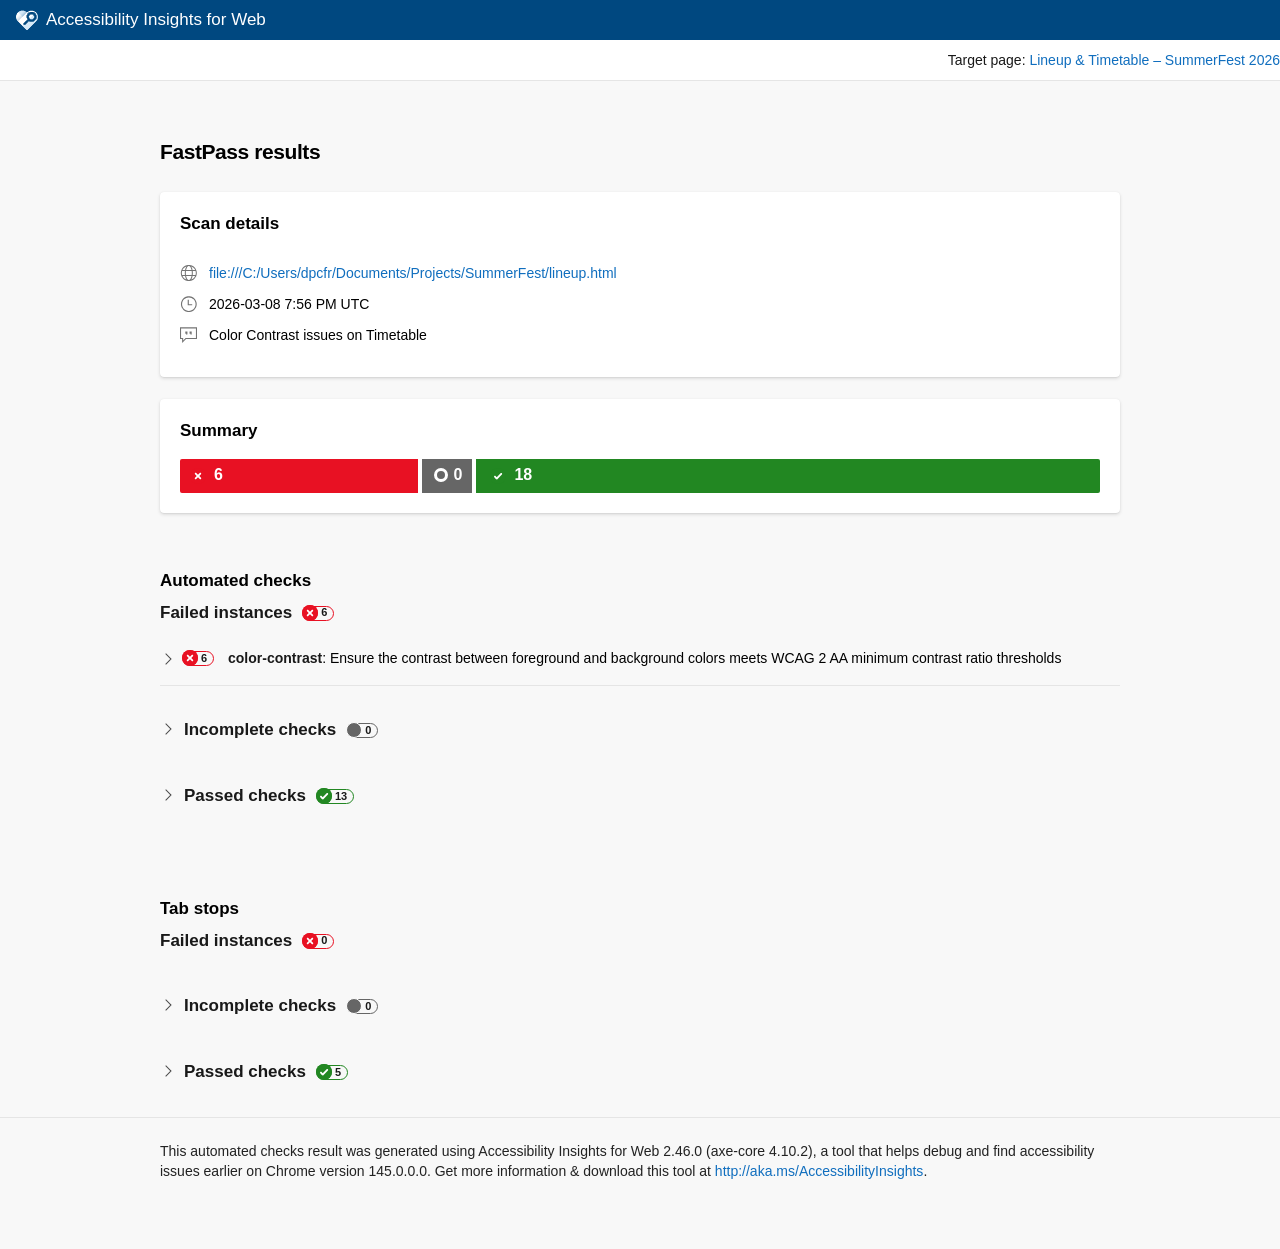
<file: Accessibility Reports/FastPass_20260308_LineupTimetableSumme (1).html>
<!DOCTYPE html><html lang="en"><head><meta charSet="UTF-8"/><title>Accessibility Insights for Web FastPass results</title><style>:root {
  --black: #000;
  --light-black: #161616;
  --white: #fff;
  --brand-blue: #004880;
  --grey: #333;
  --ada-brand-color: var(--brand-blue);
  --primary-text: rgb(0 0 0 / 90%);
  --secondary-text: rgb(0 0 0 / 70%);
  --disabled-text: rgb(0 0 0 / 38%);
  --communication-primary: #106ebe;
  --communication-tint-40: #eff6fc;
  --communication-tint-30: #deecf9;
  --communication-tint-20: #c7e0f4;
  --communication-tint-10: #2b88d8;
  --communication-shade-20: #004578;
  --neutral-0: var(--white);
  --neutral-2: #f8f8f8;
  --neutral-3: #f6f6f6;
  --neutral-4: #f4f4f4;
  --neutral-6: #f2f2f2;
  --neutral-6-5: #f1f1f1;
  --neutral-8: #ebebeb;
  --neutral-10: #dedede;
  --neutral-20: #c8c8c8;
  --neutral-30: #a6a6a6;
  --neutral-55: #6e6e6e;
  --neutral-60: #666;
  --neutral-70: #3c3c3c;
  --neutral-80: var(--grey);
  --neutral-100: var(--black);
  --neutral-alpha-2: rgb(0 0 0 / 2%);
  --neutral-alpha-4: rgb(0 0 0 / 4%);
  --neutral-alpha-6: rgb(0 0 0 / 6%);
  --neutral-alpha-8: rgb(0 0 0 / 8%);
  --neutral-alpha-10: rgb(0 0 0 / 10%);
  --neutral-alpha-20: rgb(0 0 0 / 20%);
  --neutral-alpha-30: rgb(0 0 0 / 30%);
  --neutral-alpha-60: rgb(0 0 0 / 60%);
  --neutral-alpha-70: rgb(0 0 0 / 70%);
  --neutral-alpha-80: rgb(0 0 0 / 80%);
  --neutral-alpha-90: rgb(0 0 0 / 90%);
  --positive-outcome: #228722;
  --negative-outcome: #e81123;
  --neutral-outcome: var(--neutral-60);
  --box-shadow-108: rgb(0 0 0 / 10.8%);
  --box-shadow-132: rgb(0 0 0 / 13.2%);
  --box-shadow-27: rgb(0 0 0 / 27%);
  --screenshot-image-outline: #8b8b8b;
  --card-border: transparent;
  --card-footer-border: var(--neutral-10);
  --header-bar-title-color: var(--neutral-0);
  --help-links-section-background: var(--neutral-4);
  --help-links-section-border: var(--neutral-4);
  --index-circle-background: var(--communication-primary);
  --link-hover: var(--communication-shade-20);
  --link: var(--communication-primary);
  --menu-border: var(--neutral-3);
  --menu-item-background-active: var(--neutral-alpha-8);
  --menu-item-background-hover: var(--neutral-alpha-4);
  --left-nav-icon: var(--neutral-55);
  --pill-background: var(--neutral-alpha-8);
  --pill: var(--primary-text);
  --spinner-text: var(--communication-primary);
  --nav-link-hover: var(--neutral-alpha-8);
  --nav-link-selected: var(--communication-tint-20);
  --nav-link-expanded: var(--communication-tint-40);
  --insights-button-hover: #0179d4;
  --report-footer-text: #222;
  --landmark-contentinfo: #00a88c;
  --landmark-main: #cb2e6d;
  --landmark-complementary: #6b9d1a;
  --landmark-banner: #d08311;
  --landmark-region: #2560e0;
  --landmark-navigation: #9b38e6;
  --landmark-search: #d363d8;
  --landmark-form: #0298c7;
}
:root .high-contrast-theme {
  --ada-brand-color: var(--white);
  --secondary-text: var(--white);
  --primary-text: var(--white);
  --disabled-text: #c285ff;
  --communication-tint-40: #38a9ff;
  --communication-tint-30: var(--communication-tint-10);
  --neutral-0: var(--light-black);
  --neutral-2: var(--light-black);
  --neutral-3: var(--light-black);
  --neutral-4: var(--light-black);
  --neutral-6: var(--light-black);
  --neutral-6-5: var(--light-black);
  --neutral-8: var(--white);
  --neutral-10: var(--light-black);
  --neutral-20: var(--white);
  --neutral-30: var(--white);
  --neutral-55: var(--white);
  --neutral-60: var(--white);
  --neutral-70: var(--white);
  --neutral-80: var(--white);
  --neutral-100: var(--white);
  --neutral-alpha-8: var(--white);
  --neutral-alpha-90: var(--white);
  --positive-outcome: #4ac94a;
  --negative-outcome: #fc7ab1;
  --neutral-outcome: var(--neutral-0);
  --card-border: var(--white);
  --card-footer-border: var(--white);
  --header-bar-title-color: var(--brand-blue);
  --help-links-section-background: transparent;
  --help-links-section-border: var(--white);
  --index-circle-background: var(--communication-tint-40);
  --link-hover: #ff0;
  --link: #ff0;
  --menu-border: var(--grey);
  --menu-item-background-active: var(--communication-tint-40);
  --menu-item-background-hover: var(--grey);
  --left-nav-icon: var(--black);
  --pill-background: var(--white);
  --pill: var(--black);
  --screenshot-image-outline: var(--white);
  --spinner-text: var(--communication-tint-40);
  --nav-link-hover: #2a2a2a;
  --nav-link-selected: var(--communication-tint-40);
  --nav-link-expanded: transparent;
}

.ms-Fabric.is-focusVisible .ms-Nav-group .ms-nav-linkButton:focus::after {
  border: 1px solid var(--neutral-100);
}
@media screen and (forced-colors: active) {
  .ms-Fabric.is-focusVisible .ms-Nav-group .ms-nav-linkButton:focus::after {
    border: 1px dashed windowtext !important;
  }
}

button::after {
  content: "";
  position: absolute;
}

.ms-fontColor-neutralPrimary,
.ms-fontColor-neutralPrimary--hover:hover {
  color: var(--neutral-100) !important;
}

.ms-Fabric {
  color: var(--neutral-100);
}

.insights-link {
  color: var(--link) !important;
  text-decoration: none;
}
@media screen and (forced-colors: active) {
  .insights-link {
    forced-color-adjust: unset;
  }
}
.insights-link:hover {
  color: var(--link-hover) !important;
  text-decoration: underline;
}

.high-contrast-theme .insights-link:hover {
  text-decoration: underline;
}
.high-contrast-theme .is-selected .status-icon {
  color: var(--black) !important;
}

.insights-code {
  font-family: menlo, consolas, courier new, monospace;
}

.ms-Spinner .ms-Spinner-circle {
  border-top-color: var(--spinner-text);
}
.ms-Spinner .ms-Spinner-label {
  color: var(--spinner-text);
}

@media screen and (forced-colors: active) {
  .ms-ContextualMenu button:hover .ms-ContextualMenu-itemText,
  .ms-ContextualMenu button:hover .ms-ContextualMenu-linkText {
    color: highlight;
  }
}

.guidance-tags span {
  font-size: 12px;
  font-weight: normal;
  padding-top: 2px;
  padding-right: 12px;
  padding-bottom: 2px;
  padding-left: 12px;
  color: var(--pill);
  background-color: var(--pill-background);
  border-radius: 120px;
}

.hidden-highlight-button {
  opacity: 0;
  margin: 0;
  padding: 0;
  border: none;
}

.instance-details-card {
  border-radius: 4px;
  border: 1px solid var(--card-border);
  outline-style: "border-style";
  box-shadow: 0 0.6px 1.8px var(--box-shadow-108), 0 3.2px 7.2px var(--box-shadow-132);
  margin-bottom: 16px;
  width: -moz-available;
  width: -webkit-fill-available;
  width: stretch;
}

.instance-details-card-container.selected {
  outline: 5px solid var(--communication-tint-10);
}

.instance-details-card.selected {
  border: 1px solid transparent;
}

.instance-details-card.focused,
.instance-details-card:focus {
  outline: 2px solid var(--primary-text);
  outline-offset: 2px;
}

.instance-details-card.selected.focused,
.instance-details-card.selected:focus {
  outline-offset: 8px;
}

.instance-details-card.interactive {
  cursor: pointer;
}

.instance-details-card.interactive:hover {
  box-shadow: 0 8px 10px var(--box-shadow-108), 0 8px 10px var(--box-shadow-132);
}

.report-instance-table {
  background: var(--neutral-0);
  display: table;
  table-layout: fixed;
  width: -moz-available;
  width: -webkit-fill-available;
  width: stretch;
  border-radius: inherit;
  border-collapse: collapse;
  overflow-wrap: break-word;
  word-break: break-word;
}
.report-instance-table .row {
  display: flex;
  flex-wrap: wrap;
  padding-top: 2px;
  padding-bottom: 14px;
  padding-left: 0;
  padding-right: 20px;
  border-bottom: 0.5px solid var(--neutral-10);
}
.report-instance-table .row > * {
  margin-top: 12px;
  margin-bottom: 0;
  margin-left: 20px;
  margin-right: 0;
  padding: 0;
}
.report-instance-table .row:last-child {
  border-bottom: none;
}
.report-instance-table .row-label {
  flex-basis: 90px;
  flex-shrink: 1;
  flex-grow: 0;
  font-size: 14px;
  line-height: 20px;
  font-weight: 600;
  color: var(--primary-text);
  text-align: left;
}
.report-instance-table .row-content {
  flex-basis: 200px;
  flex-shrink: 1;
  flex-grow: 1;
  color: var(--secondary-text);
  font-size: 14px;
  line-height: 20px;
  align-items: flex-end;
  display: flex;
}

.outcome-summary-bar {
  display: flex;
  flex-grow: 0;
  flex-shrink: 0;
  flex-direction: row;
  flex-wrap: wrap;
  align-items: center;
  margin-top: 16px;
  margin-bottom: 0;
  line-height: 24px;
  font-size: 17px;
  font-weight: 600;
  white-space: pre-wrap;
}
.outcome-summary-bar .block,
.outcome-summary-bar .incomplete,
.outcome-summary-bar .inapplicable,
.outcome-summary-bar .unscannable,
.outcome-summary-bar .pass,
.outcome-summary-bar .fail {
  font-family: 'Segoe UI Web (West European)','Segoe UI','-apple-system',BlinkMacSystemFont,Roboto,'Helvetica Neue',Helvetica,Ubuntu,Arial,sans-serif,'Apple Color Emoji','Segoe UI Emoji','Segoe UI Symbol';
  line-height: 20px;
  font-size: 16px;
  color: var(--neutral-0);
  padding-top: 8px;
  padding-right: 8px;
  padding-bottom: 10px;
  padding-left: 10px;
  height: 16px;
  display: flex;
  align-items: center;
  margin-right: 4px;
}
.outcome-summary-bar .count {
  font-weight: 600;
}
.outcome-summary-bar .fail {
  background-color: var(--negative-outcome);
}
.outcome-summary-bar .fail .check-container {
  position: relative;
  width: 16px;
  height: 16px;
  display: inline-block;
  border-radius: 50%;
  border: 0 solid var(--neutral-0);
}
.outcome-summary-bar .fail .check-container svg circle {
  fill: var(--negative-outcome);
}
.outcome-summary-bar .fail .check-container {
  bottom: -1px;
  margin-right: 8px;
}
.outcome-summary-bar .pass {
  background-color: var(--positive-outcome);
}
.outcome-summary-bar .pass .check-container {
  position: relative;
  width: 16px;
  height: 16px;
  display: inline-block;
  border-radius: 50%;
  border: 0 solid var(--neutral-0);
}
.outcome-summary-bar .pass .check-container svg circle {
  fill: var(--positive-outcome);
}
.outcome-summary-bar .pass .check-container {
  bottom: -1px;
  margin-right: 8px;
  margin-left: 4px;
}
.outcome-summary-bar .inapplicable,
.outcome-summary-bar .unscannable {
  background-color: var(--neutral-outcome);
}
.outcome-summary-bar .inapplicable .check-container,
.outcome-summary-bar .unscannable .check-container {
  position: relative;
  width: 16px;
  height: 16px;
  display: inline-block;
  border-radius: 50%;
  border: 0 solid var(--neutral-0);
}
.outcome-summary-bar .inapplicable .check-container,
.outcome-summary-bar .unscannable .check-container {
  bottom: -1px;
  margin-right: 8px;
  margin-left: 4px;
}
.outcome-summary-bar .incomplete {
  background-color: var(--neutral-outcome);
  color: var(--white);
  border: 2px var(--neutral-60) solid;
  height: 12px;
}
.outcome-summary-bar .incomplete .check-container {
  position: relative;
  width: 8px;
  height: 8px;
  display: inline-block;
  border-radius: 50%;
  border: 3px solid var(--neutral-0);
}
.outcome-summary-bar .incomplete .check-container {
  margin-right: 6px;
  border-color: var(--white);
}
.outcome-summary-bar .summary-bar-left-edge {
  border-top-left-radius: 2px;
  border-bottom-left-radius: 2px;
}
.outcome-summary-bar .summary-bar-right-edge {
  border-top-right-radius: 2px;
  border-bottom-right-radius: 2px;
  margin-right: 0;
}
.outcome-summary-bar .label {
  font-weight: normal;
}

.screen-reader-only {
  position: absolute;
  left: -10000px;
  top: auto;
  height: 1px;
  overflow: hidden;
  clip-path: inset(100% 100% 100% 100%);
}

.check-container svg {
  width: 100%;
  height: 100%;
}

.outcome-chip {
  height: 16px;
  color: var(--primary-text);
  border-radius: 0 8px 8px 0;
  margin-right: 4px;
  margin-bottom: -3px;
  margin-left: 4px;
  display: inline-flex;
  align-items: center;
}
.outcome-chip .icon {
  border-radius: 50%;
  width: 16px;
  height: 16px;
}
.outcome-chip .count {
  font-family: 'Segoe UI Web (West European)','Segoe UI','-apple-system',BlinkMacSystemFont,Roboto,'Helvetica Neue',Helvetica,Ubuntu,Arial,sans-serif,'Apple Color Emoji','Segoe UI Emoji','Segoe UI Symbol';
  line-height: 13px;
  font-size: 11px;
  border-radius: 0 8px 8px 0;
  padding-right: 6px;
  padding-left: 10px;
  font-weight: 700;
  margin-left: -8px;
  height: 13px;
}
@media screen and (forced-colors: active) {
  .outcome-chip .count {
    forced-color-adjust: none;
    border-color: canvastext !important;
    color: canvastext;
  }
}
.outcome-chip.outcome-chip-pass .check-container {
  position: relative;
  width: 16px;
  height: 16px;
  display: inline-block;
  border-radius: 50%;
  border: 0 solid var(--neutral-0);
}
.outcome-chip.outcome-chip-pass .check-container svg circle {
  fill: var(--positive-outcome);
}
.outcome-chip.outcome-chip-pass .check-container {
  background-color: var(--positive-outcome);
}
.outcome-chip.outcome-chip-pass .count {
  background-color: transparent;
  border: 1.5px solid var(--positive-outcome);
  width: max-content;
}
.outcome-chip.outcome-chip-incomplete .check-container, .outcome-chip.outcome-chip-review .check-container {
  position: relative;
  width: 14px;
  height: 14px;
  display: inline-block;
  border-radius: 50%;
  border: 1px solid var(--neutral-0);
}
.outcome-chip.outcome-chip-incomplete .check-container, .outcome-chip.outcome-chip-review .check-container {
  background-color: var(--neutral-60);
}
.outcome-chip.outcome-chip-incomplete .count, .outcome-chip.outcome-chip-review .count {
  background-color: transparent;
  border: 1.5px solid var(--neutral-60);
  width: max-content;
}
.outcome-chip.outcome-chip-fail .check-container {
  position: relative;
  width: 16px;
  height: 16px;
  display: inline-block;
  border-radius: 50%;
  border: 0 solid var(--neutral-0);
}
.outcome-chip.outcome-chip-fail .check-container svg circle {
  fill: var(--negative-outcome);
}
.outcome-chip.outcome-chip-fail .check-container {
  background-color: var(--negative-outcome);
}
.outcome-chip.outcome-chip-fail .count {
  background-color: transparent;
  border: 1.5px solid var(--negative-outcome);
  width: max-content;
}
.outcome-chip.outcome-chip-inapplicable .check-container, .outcome-chip.outcome-chip-unscannable .check-container {
  position: relative;
  width: 16px;
  height: 16px;
  display: inline-block;
  border-radius: 50%;
  border: 0 solid var(--neutral-0);
}
.outcome-chip.outcome-chip-inapplicable .check-container, .outcome-chip.outcome-chip-unscannable .check-container {
  background-color: var(--neutral-outcome);
}
.outcome-chip.outcome-chip-inapplicable .count, .outcome-chip.outcome-chip-unscannable .count {
  background-color: transparent;
  border: 1.5px solid var(--neutral-outcome);
  width: max-content;
}

.outcome-icon-set .outcome-icon {
  margin-left: 4px;
  border-radius: 50%;
}
.outcome-icon-set .outcome-icon-pass .check-container {
  position: relative;
  width: 14px;
  height: 14px;
  display: inline-block;
  border-radius: 50%;
  border: 0 solid var(--neutral-0);
}
.outcome-icon-set .outcome-icon-pass .check-container svg circle {
  fill: var(--positive-outcome);
}
.outcome-icon-set .outcome-icon-incomplete .check-container {
  position: relative;
  width: 12px;
  height: 12px;
  display: inline-block;
  border-radius: 50%;
  border: 1px solid var(--neutral-0);
}
.outcome-icon-set .outcome-icon-incomplete .check-container {
  border-color: var(--neutral-60);
}
.outcome-icon-set .outcome-icon-fail .check-container {
  position: relative;
  width: 14px;
  height: 14px;
  display: inline-block;
  border-radius: 50%;
  border: 0 solid var(--neutral-0);
}
.outcome-icon-set .outcome-icon-fail .check-container svg circle {
  fill: var(--negative-outcome);
}

body {
  font-size: 14px;
  margin: auto;
  background-color: var(--neutral-2);
  color: black;
  font-family: 'Segoe UI Web (West European)','Segoe UI','-apple-system',BlinkMacSystemFont,Roboto,'Helvetica Neue',Helvetica,Ubuntu,Arial,sans-serif,'Apple Color Emoji','Segoe UI Emoji','Segoe UI Symbol';
}

.outer-container {
  box-shadow: 0 1px 0 rgba(0, 0, 0, 0.08);
}
.outer-container .content-container {
  max-width: 960px;
  margin-right: auto;
  margin-left: auto;
  margin-top: 24px;
}
.outer-container .content-container h2 {
  margin: 0;
  font-size: 17px;
  line-height: 24px;
}
@media only screen and (width <= 1000px) {
  .outer-container .content-container {
    margin-top: 24px;
    margin-right: 16px;
    margin-left: 16px;
  }
}

.scan-details-section {
  box-shadow: 0 0.3px 0.9px rgba(0, 0, 0, 0.108), 0 1.6px 3.6px rgba(0, 0, 0, 0.132);
  border-radius: 4px;
  background-color: var(--neutral-0);
  padding: 20px;
  margin-bottom: 22px;
}
.scan-details-section .details-section-list {
  list-style: none;
  font-size: 14px;
  line-height: 16px;
  padding-left: 0;
  display: flex;
  align-items: flex-start;
  justify-content: center;
  flex-direction: column;
}
.scan-details-section h3 {
  margin: 0;
  font-size: 17px;
  line-height: 24px;
}
.scan-details-section li {
  display: inline-block;
  padding-top: 12px;
}
.scan-details-section li .icon {
  padding-right: 12px;
  position: relative;
  top: 3px;
}
.scan-details-section .text {
  word-break: break-all;
}
.scan-details-section .description-text {
  white-space: pre-wrap;
}
.scan-details-section .screen-reader-only {
  position: absolute;
  left: -10000px;
  top: auto;
  height: 1px;
  overflow: hidden;
  clip-path: inset(100% 100% 100% 100%);
}

.report-footer-container {
  max-width: 960px;
  margin-right: auto;
  margin-left: auto;
  margin-bottom: 68px;
  margin-top: 24px;
}
.report-footer-container .report-footer {
  line-height: 20px;
  color: var(--report-footer-text);
}
@media only screen and (width <= 1000px) {
  .report-footer-container {
    margin-right: 16px;
    margin-left: 16px;
  }
}

.report-header-command-bar {
  height: 40px;
  width: 100%;
  display: flex;
  justify-content: end;
  min-height: fit-content;
  align-items: center;
  background-color: var(--neutral-0);
  box-shadow: 0 1px 0 rgba(0, 0, 0, 0.08);
}
.report-header-command-bar .target-page {
  white-space: nowrap;
  margin-left: 16px;
  display: flex;
  color: var(--primary-text);
  font-family: 'Segoe UI Web (West European)','Segoe UI','-apple-system',BlinkMacSystemFont,Roboto,'Helvetica Neue',Helvetica,Ubuntu,Arial,sans-serif,'Apple Color Emoji','Segoe UI Emoji','Segoe UI Symbol';
  font-size: 14px;
  line-height: 20px;
  font-weight: normal;
  min-width: 0;
}
.report-header-command-bar .target-page a {
  white-space: nowrap;
  overflow: hidden;
  text-overflow: ellipsis;
}

.report-congrats-message {
  word-break: break-word;
  overflow-wrap: break-word;
}

.report-congrats-head {
  font-size: 16px;
  font-weight: 600;
  color: var(--primary-text);
  padding-top: 10px;
  padding-right: 0;
  padding-bottom: 10px;
  padding-left: 0;
}

.report-congrats-info {
  font-size: 14px;
  color: var(--secondary-text);
  padding-top: 10px;
  padding-right: 0;
  padding-bottom: 10px;
  padding-left: 0;
}

.sleeping-ada {
  height: 100px;
}

.title-section {
  margin-top: 56px;
}
.title-section h1 {
  font-weight: 600;
  margin-bottom: 24px;
  font-size: 21px;
  line-height: 32px;
  letter-spacing: -0.02em;
}

.results-container {
  margin-top: 56px;
}
.results-container .title-container :is(h1, h2, h3, h4, h5, h6) {
  font-weight: unset;
  margin-block: 0;
  margin-inline: 0;
}

@media screen and (width <= 640px) {
  .outcome-past-tense {
    display: none;
  }
}
.collapsible-container .collapsible-control[aria-expanded=true]::before, .collapsible-container .collapsible-control[aria-expanded=false]::before {
  display: inline-block;
  border-right: 1px solid var(--secondary-text);
  border-bottom: 1px solid var(--secondary-text);
  min-width: 7px;
  width: 7px;
  height: 7px;
  content: "";
  transform-origin: 50% 50%;
  transition: transform 0.1s linear 0s;
}

.summary-section {
  box-shadow: 0 0.3px 0.9px rgba(0, 0, 0, 0.108), 0 1.6px 3.6px rgba(0, 0, 0, 0.132);
  border-radius: 4px;
  background-color: var(--neutral-0);
  padding: 20px;
  margin-bottom: 24px;
}

.result-section {
  padding-bottom: 24px;
}
.result-section .title-container .collapsible-control::before {
  position: relative;
  bottom: 2px;
  margin-right: 14px;
}
.result-section .collapsible-content {
  margin-left: 16px;
}

.collapsible-container .collapsible-control {
  font-family: "Segoe UI Web (West European)", "Segoe UI", -apple-system, BlinkMacSystemFont, Roboto, "Helvetica Neue", Helvetica, Ubuntu, Arial, sans-serif, "Apple Color Emoji", "Segoe UI Emoji", "Segoe UI Symbol";
  background-color: transparent;
  cursor: pointer;
  border: none;
  display: flex;
  align-items: baseline;
  width: 100%;
}
.collapsible-container .collapsible-control:hover {
  background-color: var(--neutral-alpha-4);
}
.collapsible-container:not(.collapsible-rule-details-group) .collapsible-control {
  padding-left: 2px;
  padding-right: 16px;
  position: relative;
}
.collapsible-container .collapsible-control[aria-expanded=false]::before {
  transform: rotate(-45deg);
}
.collapsible-container .collapsible-control[aria-expanded=true]::before {
  transform: rotate(45deg);
}
.collapsible-container .collapsible-content[aria-hidden=true] {
  display: none;
}

ul.instance-details-list {
  list-style-type: none;
  padding-inline-start: unset;
  margin-block-start: unset;
  margin-block-end: unset;
}
ul.instance-details-list li {
  margin-bottom: 16px;
}
ul.instance-details-list li:last-child {
  margin-bottom: unset;
}</style><style>.no-failure-view--X37Kx{font-size:15px;font-weight:400;padding:15px}.assessment-instance-label--gMLtF{width:24px;font-size:14px;height:24px;text-align:center;float:left;margin-right:8px;line-height:24px;color:var(--white)}.assessment-instance-label--gMLtF.radio{width:14px;height:14px;border-radius:50%;margin-top:6px}.assessment-instance-label--gMLtF.not-applicable{font-size:10px}.all-content--F4o2F{display:flex;flex-direction:row;vertical-align:center;font-size:14px;line-height:24px}.instance-header--UjKG9{color:var(--primary-text);white-space:pre}@media screen and (forced-colors: active){.instance-header--UjKG9{color:inherit}}.assessment-instance-textContent--qzfyY{overflow:hidden;white-space:normal;text-overflow:ellipsis;color:var(--secondary-text)}@media screen and (forced-colors: active){.assessment-instance-textContent--qzfyY{color:inherit}}.expand-collapse-all-button--3rBtD{display:flex;padding:unset;padding-right:27px;margin-left:-2px;margin-top:2px}.visual-helper-toggle--pqmC6{display:flex;align-items:center;word-wrap:break-word;margin:unset}.visual-helper-toggle--pqmC6 label{font-family:"Segoe UI Web (West European)",Segoe UI,-apple-system,BlinkMacSystemFont,Roboto,Helvetica Neue,Helvetica,Ubuntu,Arial,sans-serif,"Apple Color Emoji","Segoe UI Emoji",Segoe UI Symbol;font-weight:400;font-size:14px;line-height:20px;margin-right:8px}.cards-visualization-modifiers-container--JD-Mt{display:flex;flex-wrap:wrap}.heading-element-for-level--ifVX6{margin-block-start:unset;margin-block-end:unset}.failed-instances-container--3UUNb .collapsible-content{margin-left:24px}.outcome-chip-container--G5Dfr{min-width:50px}.hidden-highlight-button--vu3B3{opacity:0;margin:0;padding:0;border:none}.instance-details-card--owGQF{border-radius:4px;border:1px solid var(--card-border);outline-style:"border-style";box-shadow:0 .6px 1.8px var(--box-shadow-108),0 3.2px 7.2px var(--box-shadow-132);margin-bottom:16px;width:-moz-available;width:-webkit-fill-available;width:stretch}.instance-details-card-container--KLHTp.selected--wEA4l{outline:5px solid var(--communication-tint-10)}.instance-details-card--owGQF.selected--wEA4l{border:1px solid transparent}.instance-details-card--owGQF.focused--pvBWq,.instance-details-card--owGQF:focus{outline:2px solid var(--primary-text);outline-offset:2px}.instance-details-card--owGQF.selected--wEA4l.focused--pvBWq,.instance-details-card--owGQF.selected--wEA4l:focus{outline-offset:8px}.instance-details-card--owGQF.interactive--an0ab{cursor:pointer}.instance-details-card--owGQF.interactive--an0ab:hover{box-shadow:0 8px 10px var(--box-shadow-108),0 8px 10px var(--box-shadow-132)}.report-instance-table--3VoZX{background:var(--neutral-0);display:table;table-layout:fixed;width:-moz-available;width:-webkit-fill-available;width:stretch;border-radius:inherit;border-collapse:collapse;overflow-wrap:break-word;word-break:break-word}.report-instance-table--3VoZX .row---3i35{display:flex;flex-wrap:wrap;padding:2px 20px 14px 0;border-bottom:.5px solid var(--neutral-10)}.report-instance-table--3VoZX .row---3i35>*{margin:12px 0 0 20px;padding:0}.report-instance-table--3VoZX .row---3i35:last-child{border-bottom:none}.report-instance-table--3VoZX .row-label--FlVZl{flex-basis:90px;flex-shrink:1;flex-grow:0;font-size:14px;line-height:20px;font-weight:600;color:var(--primary-text);text-align:left}.report-instance-table--3VoZX .row-content--07KUh{flex-basis:200px;flex-shrink:1;flex-grow:1;color:var(--secondary-text);font-size:14px;line-height:20px;align-items:flex-end;display:flex}.toast-container--L-5HM{display:inline-block}.toast-content--8-Mx1{background:var(--neutral-70);border-radius:4px;color:var(--neutral-0);padding:14px 20px;width:316px;margin-left:-178px;left:50%;bottom:20px;z-index:1000;position:absolute}.kebab-menu-icon--EUIj-{flex-grow:1;padding:6px 9px!important}@media screen and (forced-colors: active){.kebab-menu-icon--EUIj-{color:buttontext!important}}.kebab-menu-icon--EUIj-:hover{border-style:solid!important;border-width:1px;padding:5px 8px!important}.kebab-menu-button--9Qt0a{margin-right:8px;width:32px;height:32px}.kebab-menu-button--9Qt0a:hover{background-color:var(--menu-item-background-hover)}.kebab-menu-button--9Qt0a.is-expanded{background-color:var(--menu-item-background-active)}@media screen and (forced-colors: active){.kebab-menu-button--9Qt0a.is-expanded .kebab-menu-icon--EUIj-,.kebab-menu-button--9Qt0a:hover .kebab-menu-icon--EUIj-{color:highlight}}.foot--p1DfC{display:flex;justify-content:space-between;align-items:center;background-color:var(--neutral-2);min-height:48px;padding-left:12px;border-top:.5px solid var(--card-footer-border);border-bottom-left-radius:inherit;border-bottom-right-radius:inherit}.foot--p1DfC .highlight-status--xJvvI{display:flex;justify-content:space-between;align-items:center;background:transparent}.foot--p1DfC .highlight-status--xJvvI svg{fill:var(--secondary-text)}@media screen and (forced-colors: active){.foot--p1DfC .highlight-status--xJvvI svg{fill:ButtonFace!important;stroke:ButtonText!important}}.foot--p1DfC .highlight-status--xJvvI label{color:var(--secondary-text);font-size:14px;overflow-wrap:break-word;word-break:break-word}ul.instance-details-list--YfkRy{list-style-type:none;padding-inline-start:unset;margin-block-start:unset;margin-block-end:unset}ul.instance-details-list--YfkRy>li{margin-bottom:16px}ul.instance-details-list--YfkRy>li:last-child{margin-bottom:unset}.rule-more-resources--uw9mc{display:flex;flex-direction:column;margin-bottom:16px;padding:14px 20px;background-color:var(--neutral-0);box-shadow:0 .3px .9px #0000001c,0 1.6px 3.6px #0002;border-radius:4px;border:1px solid var(--card-border);line-height:20px;overflow-wrap:break-word;word-break:break-word}.rule-more-resources--uw9mc .more-resources-title--jOuUL{font-weight:600}.rule-more-resources--uw9mc .rule-details-id--s-TpO{padding-top:12px;padding-bottom:12px}.rule-more-resources--uw9mc .rule-guidance--TIQgm>:not(span:first-of-type){margin-left:8px}.rule-details-group--Tb-LW .rule-detail{font-size:14px;padding:16px 8px;display:flex;align-items:baseline;text-align:left}.rule-details-group--Tb-LW .rule-detail .outcome-chip{vertical-align:middle;margin-bottom:2px}.rule-details-group--Tb-LW .rule-detail .rule-details-id{font-weight:600;color:var(--primary-text);word-break:break-all}.rule-details-group--Tb-LW .rule-detail .rule-details-id a{font-weight:600;color:var(--primary-text)!important}.rule-details-group--Tb-LW .rule-detail .rule-details-id strong{font-weight:600}.rule-details-group--Tb-LW .rule-detail .rule-detail-description{color:var(--secondary-text)!important;word-break:break-all}.collapsible-rule-details-group--V-HWh{box-shadow:0 1px #00000014}.collapsible-rule-details-group--V-HWh .rule-detail{box-shadow:unset}.collapsible-rule-details-group--V-HWh:not(.collapsed){box-shadow:unset}.result-section-title--RGFI5{display:flex;flex-wrap:nowrap;justify-content:flex-start;align-items:center;margin-top:8px;margin-bottom:8px}.result-section-title--RGFI5 .outcome-chip.outcome-chip-fail .count{line-height:11px}.result-section-title--RGFI5 .outcome-chip.outcome-chip-fail svg{margin-bottom:3px}.result-section-title--RGFI5 .title--WBYFE{font-weight:600;font-size:17px;line-height:24px;margin-right:6px;color:var(--primary-text)}.result-section-title--RGFI5 .heading--NdP4Q{font-weight:600;font-size:15px;line-height:20px;margin-right:6px;color:var(--primary-text)}.result-section-title--RGFI5 .outcome-chip-container--BT3j5{display:flex;height:16px}.result-section--HfO9s{padding-bottom:24px}.result-section--HfO9s .title-container--JzN4A .collapsible-control--e42Z7:before{position:relative;bottom:2px}.result-section--HfO9s>h2{margin:0;font-size:17px;line-height:24px}.issues-test-view--d0CNp{background-color:var(--neutral-2);height:100%}.message-bar-height-override--QmwHf{min-height:fit-content}.scanning-spinner--jeHG9{margin-top:50px}div.insights-dialog-main-override--ma4DA{width:75%;max-width:500px;user-select:text}@media screen and (width <= 500px){div.insights-dialog-main-override--ma4DA{min-width:240px;width:75%}}div.insights-dialog-main-override--ma4DA .dialog-body--cmWmz{font-size:16px}.issue-filing-dialog--F9jun .ms-Dialog-title{font-size:21px;line-height:32px;letter-spacing:-.02em;font-weight:600;padding-bottom:0}.issue-filing-dialog--F9jun .ms-Dialog-subText{font-weight:400;font-size:15px;color:var(--secondary-text)}.issue-filing-dialog--F9jun .textfield-description{color:var(--secondary-text);font-style:italic}.action-and-cancel-buttons-component--DF7bf{display:flex;justify-content:flex-end}.action-and-cancel-buttons-component--DF7bf .action-cancel-button-col--RMfN-+.action-cancel-button-col--RMfN-{margin-left:8px}.details-disabled-message--NGo5z{margin-top:5px;margin-bottom:5px;font-size:14px}.issues-table--0jawk{background-color:var(--neutral-2);width:calc(100% - 48px);display:flex;flex-direction:column;padding-top:24px;padding-right:24px;padding-left:24px}.issues-table--0jawk .issues-table-subtitle--SwQ6H{color:var(--secondary-text);max-width:570px;font-size:14px;margin-top:4px;margin-bottom:16px}.issues-table--0jawk .issues-table-content--SD1dX{height:100%;display:flex;flex-direction:column;min-height:0}.insights-command-button--T-hSI .command-bar-button-icon--nEHZq{line-height:16px}.insights-command-button--T-hSI:disabled{color:var(--disabled-text)}.insights-command-button--T-hSI:disabled .command-bar-button-icon--nEHZq{color:var(--disabled-text)}.insights-command-button--T-hSI:active:not(:disabled) .command-bar-button-icon--nEHZq{color:var(--primary-text)}@media screen and (forced-colors: active){.insights-command-button--T-hSI,.insights-command-button--T-hSI .command-bar-button-icon--nEHZq,.insights-command-button--T-hSI:hover .command-bar-button-icon--nEHZq{color:buttontext}}.inline-start-over-button--8yKbR{height:fit-content;padding:4px;margin-bottom:-4px;vertical-align:text-bottom;border-color:var(--secondary-text);background-color:var(--neutral-0)}.static-content-in-details-view--RtXb0{padding-top:24px;padding-right:24px;padding-left:24px;margin-bottom:auto;background-color:var(--neutral-2);height:100%}.static-content-in-details-view--RtXb0 ol{-webkit-padding-start:16px;padding-inline-start:16px}.static-content-in-details-view--RtXb0 ol li ul li{list-style-type:disc}.static-content-in-details-view--RtXb0 i{font-size:16px}.details-view-toggle--kKKiI{margin-bottom:0;margin-top:12px;height:40px;background-color:var(--neutral-4)}.details-view-toggle--kKKiI .ms-Toggle-label{float:left;margin:5px 8px;color:var(--neutral-100)}.details-view-toggle--kKKiI .ms-Toggle-innerContainer{margin:10px 0}.target-page-changed-subtitle--lbFxS{color:var(--secondary-text);max-width:570px;font-size:14px;margin-top:4px;margin-bottom:16px}.header-with-content-link--IJtjj{display:flex}.header-with-content-link--IJtjj h1{margin-right:8px}.header-with-content-link--IJtjj div{align-self:center}.high-contrast-theme .insights-tooltip--DwELH{outline-style:solid;outline-width:1px;outline-color:var(--white)}.insights-tooltip-host--MhYAf{display:inline-block;min-width:0}.insights-link---UKMy{display:flex}.insights-link---UKMy:hover,.insights-link---UKMy:active{text-decoration:none!important}span.collapsible-title--fMRHE{padding-left:.5vw}.collapsible--hRtW-{padding:0;cursor:pointer;width:100%;border:none;outline:none;line-height:.25px;display:flex;justify-content:flex-start;align-items:center}.collapsible--hRtW- h2{font-weight:300;font-size:17px}.collapsible-content--nz7H1{overflow:hidden;padding-left:calc(.5vw + 13px)}.tab-stops-test-view-container--uW09o{background-color:var(--neutral-2);height:100%}.tab-stops-test-view--PVoaa{padding-top:24px;padding-right:24px;padding-left:24px;margin-bottom:auto;background-color:var(--neutral-2)}.tab-stops-test-view--PVoaa i{font-size:16px}.tab-stops-test-view--PVoaa .tab-stops-test-view-header--IiOGa{margin-right:8px}.requirement-table-title--v1y2E{font-weight:600;font-size:17px;line-height:24px;margin-bottom:unset}.visual-helper-toggle--1ssaD{display:flex;align-items:center;word-wrap:break-word;margin:unset}.visual-helper-toggle--1ssaD label{font-family:"Segoe UI Web (West European)",Segoe UI,-apple-system,BlinkMacSystemFont,Roboto,Helvetica Neue,Helvetica,Ubuntu,Arial,sans-serif,"Apple Color Emoji","Segoe UI Emoji",Segoe UI Symbol;font-weight:400;font-size:14px;line-height:20px;margin-right:8px;font-weight:600}.requirement-how-to-test-header--myxoc{font-weight:600;font-size:17px;line-height:24px;padding-left:.5vw;display:block}.requirement-instructions-header--z7LRH{font-style:normal;font-weight:600;font-size:16px;line-height:20px;padding-left:.5vw;display:block}.requirement-instructions--IW7Iz{font-family:"Segoe UI Web (West European)",Segoe UI,-apple-system,BlinkMacSystemFont,Roboto,Helvetica Neue,Helvetica,Ubuntu,Arial,sans-serif,"Apple Color Emoji","Segoe UI Emoji",Segoe UI Symbol}.requirement-instructions--IW7Iz p,.requirement-instructions--IW7Iz ol,.requirement-instructions--IW7Iz li{margin-top:5px;margin-bottom:5px}.requirement-instructions--IW7Iz ol{-webkit-padding-start:16px;padding-inline-start:16px}.requirement-instructions--IW7Iz ol ol{list-style-type:lower-alpha}.requirement-instructions--IW7Iz ol ol ol{list-style-type:lower-roman}.generic-panel--xXyG-{color:var(--neutral-100)}.header-text--UvZ3Z{font-weight:600;font-size:21px;line-height:32px;letter-spacing:-.02em;color:var(--neutral-100);margin-bottom:20px}.failure-instance-panel--zQ5Wt .observed-failure-textfield--Rf8Co{padding-bottom:12px}.failure-instance-panel--zQ5Wt .header-text{font-size:21px}.failure-instance-snippet-empty-body--PUexR{margin-top:8px;margin-bottom:24px;color:var(--secondary-text)}.failure-instance-snippet-title--f2lSB{margin-top:24px;margin-bottom:8px;color:var(--primary-text)}.failure-instance-selector-note--u4Ug1{color:var(--secondary-text);margin-top:8px;margin-bottom:8px}.failure-instance-snippet-filled-body--9MFyu{margin-top:8px;margin-bottom:24px;padding:12px 16px;max-height:200px;color:var(--primary-text);background-color:var(--neutral-4);overflow-y:scroll;word-wrap:break-word}.failure-instance-snippet-error--twv1z{margin-top:9px;margin-bottom:50px;margin-left:9px;color:var(--secondary-text);display:flex;flex-direction:row}.failure-instance-snippet-error-icon--lxIV1{color:var(--negative-outcome);padding:3px 8px}.edit-button--hhwNy{font-size:16px!important;line-height:24px!important;color:var(--neutral-100)!important}.edit-button--hhwNy:hover,.edit-button--hhwNy:focus{color:linktext!important}@media screen and (forced-colors: active){.edit-button--hhwNy{color:inherit!important}}@media screen and (forced-colors: active) and (forced-colors: active){.edit-button--hhwNy{forced-color-adjust:unset}}@media screen and (forced-colors: active){.edit-button--hhwNy:hover,.edit-button--hhwNy:focus{color:initial!important}}.choice-group-container--5SzTv{display:flex}.secondary-controls-wrapper--pUCeO{margin-left:4px}@media screen and (forced-colors: active){.ms-DetailsRow .secondary-controls-wrapper--pUCeO button{color:buttontext;background-color:canvas}.ms-DetailsRow .secondary-controls-wrapper--pUCeO button:focus:after{content:"";position:absolute;inset:2px;border:1px solid transparent;outline:buttontext solid 2px;z-index:1}.ms-DetailsRow .secondary-controls-wrapper--pUCeO button:hover{color:highlight;background-color:canvas}}.radio-button-group--w7ZAq{column-gap:8px;display:flex;flex-direction:row;align-items:center;min-height:32px}.radio-button-option--xvPFh{margin-top:0}.radio-button-option--xvPFh .radio-button-option-field--Nk--O{min-width:20px}.radio-button-option--xvPFh .radio-button-option-pass--HpvMz.is-checked:before,.radio-button-option--xvPFh .radio-button-option-pass--HpvMz.is-checked:after{border-color:var(--positive-outcome)}.radio-button-option--xvPFh .radio-button-option-fail--9vbVp.is-checked:before,.radio-button-option--xvPFh .radio-button-option-fail--9vbVp.is-checked:after{border-color:var(--negative-outcome)}@media screen and (forced-colors: active){.ms-DetailsRow .radio-button-option--xvPFh .radio-button-option-field--Nk--O:before{background-color:canvas;border-color:buttontext}.radio-button-option--xvPFh .radio-button-option-field--Nk--O.is-checked:before,.radio-button-option--xvPFh .radio-button-option-field--Nk--O.is-checked:after,.radio-button-option--xvPFh .radio-button-option-field--Nk--O:hover:before,.radio-button-option--xvPFh .radio-button-option-field--Nk--O:hover:after{forced-color-adjust:none;border-color:highlight!important}.radio-button-option--xvPFh .radio-button-option-field--Nk--O.is-checked:before,.radio-button-option--xvPFh .radio-button-option-field--Nk--O:hover:before{background-color:highlighttext}.radio-button-option--xvPFh .radio-button-option-field--Nk--O.is-checked:after,.radio-button-option--xvPFh .radio-button-option-field--Nk--O:hover:after{background-color:highlight}}.requirement-column--4Ii53{font-size:14px;color:var(--primary-text);white-space:normal}@media screen and (forced-colors: active){.requirement-column--4Ii53{color:inherit}}.pass-fail-column-cell--O-JFD{display:flex;align-items:center;min-height:47px}.requirement-name--Gl1fk{font-weight:600}.requirement-table--cJAxX>div[role=grid]{padding-bottom:20px}.tab-stops-failure-instance-section--PhQjL{padding-bottom:24px}.tab-stops-failure-instance-section--PhQjL .title-container--bvoQk .collapsible-control--UVHg4:before{position:relative;bottom:2px}.tab-stops-failure-instance-section--PhQjL>h2{margin:0;font-size:17px;line-height:24px}.change-assessment-dialog-modal--wvGCI .ms-Overlay{background-color:var(--neutral-alpha-60)}.change-assessment-dialog--6rXKH{border-radius:6px;box-shadow:0 0 10px 0 var(--neutral-alpha-60)}.change-assessment-dialog--6rXKH .ms-Dialog-title{font-weight:600}.change-assessment-dialog--6rXKH .change-assessment-dialog-button-container--akgQr{display:flex;flex-wrap:wrap;justify-content:flex-end}.change-assessment-dialog--6rXKH .change-assessment-dialog-button-container--akgQr .action-cancel-button-col---ILlC{text-align:right;padding-left:0;margin-top:4px}.change-assessment-dialog--6rXKH .change-assessment-dialog-button-container--akgQr .action-cancel-button-col---ILlC+.action-cancel-button-col---ILlC{margin-left:8px}.change-assessment-dialog--6rXKH .change-assessment-dialog-button-container--akgQr button{padding:0;height:32px}.change-assessment-dialog--6rXKH .change-assessment-dialog-button-container--akgQr .continue-button--Iui0u button{width:140px}.restart-button--1-9nA button{width:85px}.getting-started-view--7gL6C{margin-right:18px;margin-left:18px;padding-left:6px;padding-top:1vh;padding-bottom:1vh;display:flex;flex-direction:column;height:100%;justify-content:space-between}.getting-started-header--JP1v7{font-weight:600;font-size:21px;line-height:32px;letter-spacing:-.02em;padding-top:8px}.getting-started-header--JP1v7 i{font-size:16px}.getting-started-header-title--HzdQh{margin-right:8px}.getting-started-title--NaMyN{font-weight:600;font-size:17px;line-height:24px}.next-requirement-button--o-C01{align-self:flex-end}.requirement-view--VJpPz{margin-right:18px;margin-left:18px;padding-left:6px;padding-top:1vh;display:flex;flex-direction:column;height:100%;justify-content:space-between}.requirement-view--VJpPz .next-requirement-button-container--hiHnU{display:flex;flex-direction:column;align-self:flex-end}.requirement-view--VJpPz .next-requirement-button--MB2Mv{align-self:flex-end;margin-bottom:1vh;margin-top:1vh}.requirement-view--VJpPz .requirement-content--6UOi3{padding-left:32px}@media screen and (width >= 1200px){.requirement-view--VJpPz .requirement-content--6UOi3{display:grid;grid-template-columns:1fr 308px}}.requirement-view--VJpPz .requirement-content--6UOi3 .main-content--z1Mtq{margin-top:10px;width:90%;margin-right:32px}.requirement-view--VJpPz .requirement-content--6UOi3 .main-content--z1Mtq h3{font-weight:600;font-size:17px}.requirement-view--VJpPz .requirement-context-box--rueqd{width:308px;height:fit-content;margin-right:32px}@media screen and (width <= 1200px){.requirement-view--VJpPz .requirement-context-box--rueqd{width:100%;padding-top:0;margin-bottom:40px;margin-top:24px}}.details-view-spinner{width:100%}.visual-helper{display:flex;padding-top:1.5vh;flex-wrap:wrap}.visual-helper .visual-helper-text{padding-right:.9vh;font-family:"Segoe UI Web (West European)",Segoe UI,-apple-system,BlinkMacSystemFont,Roboto,Helvetica Neue,Helvetica,Ubuntu,Arial,sans-serif,"Apple Color Emoji","Segoe UI Emoji",Segoe UI Symbol;font-size:14px;line-height:20px}.no-matching-elements{font-weight:700}.left-nav-link-container--PKncK{margin-left:10px;color:var(--primary-text);display:flex;flex-wrap:nowrap;justify-content:flex-start;min-height:44px;align-items:center}.is-selected .left-nav-link-container--PKncK{color:var(--light-black)}.left-nav-link-container--PKncK .link-icon--l1jgX{font-size:24px}.index-circle--UxApC{display:inline-block;border-radius:50%;border:1px solid var(--neutral-20);width:1.5em;line-height:1.5em;padding:.07em;margin-top:.23em;color:var(--secondary-text);background:var(--neutral-0);text-align:center}li .is-expanded .index-circle--UxApC,.ms-Nav-compositeLink.is-selected .index-circle--UxApC{color:var(--neutral-0);background:var(--index-circle-background);border-color:var(--neutral-0)}.requirement-status-icon--5eCA-{font-size:20px}.test-name--T6ba5{padding-left:20px;display:inline-block;white-space:pre-wrap;line-height:20px}.requirement-detail--A9HmV{font-size:14px;padding:16px 8px;display:flex;align-items:baseline;text-align:left}.requirement-detail--A9HmV strong{font-weight:600}.requirement-detail--A9HmV .outcome-chip{vertical-align:middle;margin-bottom:2px}.requirement-detail-description--LIhWd{font-family:"Segoe UI Web (West European)",Segoe UI,-apple-system,BlinkMacSystemFont,Roboto,Helvetica Neue,Helvetica,Ubuntu,Arial,sans-serif,"Apple Color Emoji","Segoe UI Emoji",Segoe UI Symbol;font-weight:400;font-size:14px;line-height:20px;word-break:break-all}.requirement-details-id--tFytl{font-weight:600;color:var(--primary-text);word-break:break-all}.requirement-details-id--tFytl a{font-weight:600;color:var(--primary-text)}.edit-button--ssAtN{margin-left:4px;margin-right:10px;padding-left:3px;padding-right:3px;font-size:16px!important;line-height:24px!important;color:var(--neutral-100)!important}.edit-button--ssAtN:hover,.edit-button--ssAtN:focus{color:linktext!important}@media screen and (forced-colors: active){.edit-button--ssAtN{color:inherit!important}}@media screen and (forced-colors: active) and (forced-colors: active){.edit-button--ssAtN{forced-color-adjust:unset}}@media screen and (forced-colors: active){.edit-button--ssAtN:hover,.edit-button--ssAtN:focus{color:initial!important}}.remove-button--7aB3w{font-size:16px;line-height:24px;color:var(--negative-outcome)!important}.remove-button--7aB3w:hover,.remove-button--7aB3w:focus{color:linktext!important}@media screen and (forced-colors: active){.remove-button--7aB3w{color:inherit!important}}@media screen and (forced-colors: active) and (forced-colors: active){.remove-button--7aB3w{forced-color-adjust:unset}}@media screen and (forced-colors: active){.remove-button--7aB3w:hover,.remove-button--7aB3w:focus{color:initial!important}}.collapsible-requirement-details-group--A40l5{box-shadow:0 1px #00000014}.collapsible-requirement-details-group--A40l5 .no-instances--hnZaA{font-style:italic;padding-left:20px}.collapsible-requirement-details-group--A40l5:not(.collapsed){box-shadow:unset}.instance-list--hveoz th{color:var(--primary-text);padding-top:14px;padding-bottom:14px;padding-left:20px}.header-bar--11Oyo{display:flex;flex-wrap:nowrap;justify-content:flex-start;align-items:center;align-content:stretch;background-color:var(--ada-brand-color);min-height:40px;width:100%}.header-bar--11Oyo .header-icon{margin-left:16px;height:22px;width:22px;flex-shrink:0}.header-bar--11Oyo .header-title--uc-c9{margin-right:32px;margin-left:8px;color:var(--header-bar-title-color);font-size:16px;font-family:"Segoe UI Web (West European)",Segoe UI,-apple-system,BlinkMacSystemFont,Roboto,Helvetica Neue,Helvetica,Ubuntu,Arial,sans-serif,"Apple Color Emoji","Segoe UI Emoji",Segoe UI Symbol;white-space:nowrap;overflow:hidden;text-overflow:ellipsis}.header-bar--11Oyo .spacer--TSsDE{flex:1 1 auto}.header-bar--11Oyo .far-items--PJa8J{display:flex;justify-content:flex-end;align-items:center;margin-right:12px}.header-bar--11Oyo .far-items--PJa8J button,.header-bar--11Oyo .far-items--PJa8J button:focus,.header-bar--11Oyo .far-items--PJa8J button:hover,.header-bar--11Oyo .far-items--PJa8J button:active,.header-bar--11Oyo .far-items--PJa8J button:hover:active{background-color:unset}.header-bar--11Oyo .far-items--PJa8J i{font-size:20px;color:var(--neutral-0)}.no-content-available--AkB77{margin-left:24px;margin-right:24px}.assessment-report-summary--grvEl{margin-bottom:40px;display:flex;flex-direction:column;width:100%}.assessment-report-summary--grvEl>h2{font-family:"Segoe UI Web (West European)",Segoe UI,-apple-system,BlinkMacSystemFont,Roboto,Helvetica Neue,Helvetica,Ubuntu,Arial,sans-serif,"Apple Color Emoji","Segoe UI Emoji",Segoe UI Symbol;font-size:21px;line-height:32px;font-weight:600;letter-spacing:-.02em;color:var(--primary-text);margin:0}.assessment-report-summary--grvEl .test-details-text--47PEJ{font-weight:600;font-size:17px;line-height:24px;color:var(--primary-text);font-family:"Segoe UI Web (West European)",Segoe UI,-apple-system,BlinkMacSystemFont,Roboto,Helvetica Neue,Helvetica,Ubuntu,Arial,sans-serif,"Apple Color Emoji","Segoe UI Emoji",Segoe UI Symbol;margin-top:16px;margin-bottom:21px}.assessment-summary-details--arc8Q{display:flex}.assessment-summary-details--arc8Q .assessment-summary-details-body--qsVeE{column-count:2;column-gap:4%;display:block;width:100%;align-items:start}@media screen and (width <= 900px){.assessment-summary-details--arc8Q .assessment-summary-details-body--qsVeE{column-count:1}}.assessment-summary-details--arc8Q .assessment-summary-details-body--qsVeE .assessment-summary-details-row--oLVSA{display:inline-block;width:100%}.assessment-summary-details--arc8Q .assessment-summary-details-body--qsVeE .assessment-summary-details-row--oLVSA .test-summary--8yOic{display:flex;width:98%;padding:12px 10px;justify-content:space-between;border-bottom:var(--neutral-alpha-8) solid 1px}.assessment-summary-details--arc8Q .assessment-summary-details-body--qsVeE .assessment-summary-details-row--oLVSA .test-summary-status--8hl4z{display:flex;align-items:center;white-space:nowrap}.assessment-summary-details--arc8Q .assessment-summary-details-body--qsVeE .assessment-summary-details-row--oLVSA .test-summary-display-name--f1XR-{font-size:14px;line-height:20px;white-space:nowrap;font-weight:600}.report-header-bar--SDV11{display:flex;justify-content:flex-start;align-items:center;flex-wrap:nowrap;background-color:var(--ada-brand-color);height:40px;width:100%}.report-header-bar--SDV11 .header-icon{flex-shrink:0;margin-left:16px;height:22px;width:22px}.report-header-bar--SDV11 .header-text--EdTxw{margin-left:8px;color:var(--header-bar-title-color);flex-shrink:1;white-space:nowrap;overflow:hidden;text-overflow:ellipsis;font-family:"Segoe UI Web (West European)",Segoe UI,-apple-system,BlinkMacSystemFont,Roboto,Helvetica Neue,Helvetica,Ubuntu,Arial,sans-serif,"Apple Color Emoji","Segoe UI Emoji",Segoe UI Symbol;font-weight:400;font-size:17px;line-height:24px}.report-header-command-bar--NJWdl{height:40px;width:100%;display:flex;justify-content:end;min-height:fit-content;align-items:center;background-color:var(--neutral-0);box-shadow:0 1px #00000014}.report-header-command-bar--NJWdl .target-page--hjh44{white-space:nowrap;margin-left:16px;display:flex;color:var(--primary-text);font-family:"Segoe UI Web (West European)",Segoe UI,-apple-system,BlinkMacSystemFont,Roboto,Helvetica Neue,Helvetica,Ubuntu,Arial,sans-serif,"Apple Color Emoji","Segoe UI Emoji",Segoe UI Symbol;font-size:14px;line-height:20px;font-weight:400;min-width:0}.report-header-command-bar--NJWdl .target-page--hjh44 a{white-space:nowrap;overflow:hidden;text-overflow:ellipsis}.collapsible-container--QD-3d .collapsible-control--Q0Wlq[aria-expanded=true]:before,.collapsible-container--QD-3d .collapsible-control--Q0Wlq[aria-expanded=false]:before{display:inline-block;border-right:1px solid var(--secondary-text);border-bottom:1px solid var(--secondary-text);min-width:7px;width:7px;height:7px;content:"";transform-origin:50% 50%;transition:transform .1s linear 0s}.collapsible-container--QD-3d .collapsible-control--Q0Wlq{font-family:"Segoe UI Web (West European)",Segoe UI,-apple-system,BlinkMacSystemFont,Roboto,Helvetica Neue,Helvetica,Ubuntu,Arial,sans-serif,"Apple Color Emoji","Segoe UI Emoji",Segoe UI Symbol;background-color:transparent;cursor:pointer;border:none;display:flex;align-items:baseline;width:100%;height:fit-content}.collapsible-container--QD-3d .collapsible-control--Q0Wlq:hover{background-color:var(--neutral-alpha-4);color:var(--primary-text)}.collapsible-container--QD-3d .collapsible-control--Q0Wlq[aria-expanded=false]:before{transform:rotate(-45deg)}.collapsible-container--QD-3d .collapsible-control--Q0Wlq[aria-expanded=true]:before{transform:rotate(45deg)}.collapsible-container--QD-3d .collapsible-container-content--qeM4P{margin-left:24px}.collapsible-container--QD-3d .collapsible-container-content--qeM4P[aria-hidden=true]{display:none}.collapsible-title--wdkYZ{padding-left:.5vw}.fix-instruction-color-box--DQpQE{width:14px;height:14px;display:inline-block;vertical-align:-5%;margin-right:2px;margin-left:2px;border:1px solid var(--light-black)}@media screen and (forced-colors: active){.fix-instruction-color-box--DQpQE{forced-color-adjust:none}}.screen-reader-only--6LUiO{position:absolute;left:-10000px;top:auto;height:1px;overflow:hidden;clip-path:inset(100% 100% 100% 100%)}.path-list--MxxKM{padding-left:16px;list-style-type:disc}.multi-line-text-yes-bullet--TXyX-{padding-left:16px}.multi-line-text-yes-bullet--TXyX- li{list-style-type:disc;margin-bottom:4px}.multi-line-text-no-bullet--AUXXt{padding-left:0;list-style:none}.multi-line-text-no-bullet--AUXXt li:not(:last-child){margin-bottom:4px}.combination-lists--boK5y{flex-direction:column;display:flex}.urls-row-content--JDdRx{padding-left:16px}.urls-row-content--JDdRx li{list-style-type:disc;margin-bottom:4px}.urls-row-content-new-Failure--oL5lS{color:var(--negative-outcome);font-weight:700}.how-to-fix-content--Zz96u{margin-bottom:16px}.how-to-fix-content--Zz96u ul{padding-left:16px}.how-to-fix-content--Zz96u ul li{list-style-type:disc;margin-bottom:4px}.snippet--hSNfv{font-family:menlo,consolas,courier new,monospace;white-space:normal}.generic-toggle-component--QDn1m{margin-bottom:4vh}.generic-toggle-component--QDn1m .toggle-container--N5sJJ{display:flex;justify-content:space-between;margin-bottom:1vh}.generic-toggle-component--QDn1m .toggle-container--N5sJJ .toggle-name--Q9yh2{font-weight:600;font-size:17px;line-height:24px}.generic-toggle-component--QDn1m .toggle-container--N5sJJ .toggle--983Do{margin-left:12px;margin-top:3px;margin-bottom:unset}.generic-toggle-component--QDn1m .toggle-description--ieTgg{color:var(--primary-text)}.overview-heading-content--eGCNq{color:var(--secondary-text);font-weight:400;line-height:20px;font-size:15px}.overview-heading--hhrss{margin-bottom:40px}.overview-heading--hhrss h1{font-weight:700!important;line-height:40px;font-size:28px!important;letter-spacing:-.04em;color:var(--primary-text)!important;padding-bottom:16px;padding-top:24px}.overview-help-section---P--0{width:308px;height:168px;padding-top:24px;margin-right:32px}@media screen and (width <= 1200px){.overview-help-section---P--0{padding-top:0;margin-bottom:40px}}.overview--3Z80y{display:flex;flex-direction:row;flex-wrap:wrap;padding-left:32px}.overview--3Z80y .overview-text-summary-section--Hbc5v{display:flex;flex-direction:column;flex:1 1 50%;align-items:flex-start;width:90%;margin-right:32px}.help-link--ycqMv{padding-top:5px;padding-bottom:5px;font-family:"Segoe UI Web (West European)",Segoe UI,-apple-system,BlinkMacSystemFont,Roboto,Helvetica Neue,Helvetica,Ubuntu,Arial,sans-serif,"Apple Color Emoji","Segoe UI Emoji",Segoe UI Symbol;line-height:20px;font-size:14px;color:var(--communication-primary)}.overview-help-container--CIf5X{padding-top:20px;padding-left:24px;padding-bottom:24px;border-radius:4px;background-color:var(--help-links-section-background);border:1px solid var(--help-links-section-border);box-sizing:border-box}.help-heading--SkWwv{font-weight:600;font-size:17px;padding:0;margin-block-end:1em;margin-inline-start:0;margin-inline-end:0}.left-nav-hamburger-button---jYWo{margin-left:11px}.high-contrast-theme--gB86W .left-nav-hamburger-button---jYWo{color:var(--neutral-alpha-90)}.ms-Button.left-nav-hamburger-button---jYWo:focus:after{border:1px var(--neutral-0) solid}.command-bar-buttons-menu-button--jiAf3{font-size:16px}.command-bar-buttons-submenu--TunVw{min-width:fit-content}.command-bar-buttons-submenu--TunVw button{height:36px}.command-bar-buttons-menu--UEARX{height:40px}.details-view-command-buttons--BkYsp{display:flex;margin-right:16px;white-space:nowrap}.details-view-command-bar--3BkZm{height:40px;width:100%;display:flex;justify-content:space-between;min-height:fit-content;align-items:center;background-color:var(--neutral-0);font-size:14px;font-weight:400;border-bottom:1px solid var(--neutral-alpha-8)}.details-view-command-bar--3BkZm .details-view-target-page--CqPLT{margin-left:12px;padding:8px;display:inherit;white-space:nowrap;overflow:hidden;text-overflow:ellipsis;color:var(--primary-text);flex:1 1 auto}.target-page-title--DBzsa{width:100%;text-overflow:ellipsis;display:inline-block;overflow:hidden}.target-page-link--2MENu{width:100%}.invalid-load-assessment-dialog--MWP29 button{width:140px}.load-button--f6OXK button{width:140px}.details-view-test-nav-area--JYw22{box-sizing:border-box;overflow-x:hidden}@media screen and (forced-colors: active){.details-view-test-nav-area--JYw22 a:focus{border:3px highlighttext solid}}.details-view-test-nav-area--JYw22 li .is-selected{background-color:var(--nav-link-selected)}.details-view-test-nav-area--JYw22 li .is-selected a,.details-view-test-nav-area--JYw22 li .is-selected button{background-color:var(--nav-link-selected)!important}.details-view-test-nav-area--JYw22 li .is-expanded,.details-view-test-nav-area--JYw22 li .is-expanded+ul{background-color:var(--nav-link-expanded)}.details-view-test-nav-area--JYw22 li .ms-Nav-compositeLink:hover a,.details-view-test-nav-area--JYw22 li .ms-Nav-compositeLink:hover button{background-color:var(--nav-link-hover)}a.nav-link-button--F41J7:hover,a.nav-link-button--F41J7:active,a.nav-link-button--F41J7:focus,a.nav-link-button--F41J7:active:hover,button.nav-link-button--F41J7:hover,button.nav-link-button--F41J7:active,button.nav-link-button--F41J7:focus,button.nav-link-button--F41J7:active:hover{text-decoration:none}@media screen and (forced-colors: active){a.nav-link-button--F41J7,button.nav-link-button--F41J7{forced-color-adjust:unset}}.export-dialog--5ThRt{max-width:640px;width:75%;min-width:240px!important;user-select:text}.requirement-context-container--Dc5-8{padding:20px 24px 24px;border-radius:4px;background-color:var(--help-links-section-background);border:1px solid var(--help-links-section-border);box-sizing:border-box}.requirement-context-container--Dc5-8 p{margin-block-end:2em}.context-heading--5sSk4{font-weight:600;font-size:17px;padding:0;margin-block-end:1em;margin-inline-start:0;margin-inline-end:0}.context-links--sotZo>*{font-family:"Segoe UI Web (West European)",Segoe UI,-apple-system,BlinkMacSystemFont,Roboto,Helvetica Neue,Helvetica,Ubuntu,Arial,sans-serif,"Apple Color Emoji","Segoe UI Emoji",Segoe UI Symbol;font-size:14px}.context-links--sotZo>*.ms-Button{padding:0 0 5px;margin:0;height:max-content;border:none}.context-links--sotZo>* .ms-Button-label{margin-left:0;margin-right:0;line-height:20px;color:var(--link)}.context-links--sotZo>* .ms-Button-label:hover{color:var(--link-hover)}@media screen and (forced-colors: active){.context-links--sotZo>* .ms-Button-label{color:linktext}.context-links--sotZo>* .ms-Button-label:hover{color:linktext}}.requirement-view-title--KCjY-{font-weight:600;font-size:21px;line-height:32px;letter-spacing:-.02em;color:var(--primary-text);display:flex;align-items:center}.start-over-menu-item---gz1Z .start-over-menu-item-icon--4qfx3{line-height:16px}.start-over-menu-item---gz1Z button:disabled,.start-over-menu-item---gz1Z button[aria-disabled=true]{color:var(--disabled-text)}.start-over-menu-item---gz1Z button:disabled .start-over-menu-item-icon--4qfx3,.start-over-menu-item---gz1Z button[aria-disabled=true] .start-over-menu-item-icon--4qfx3{color:var(--disabled-text)}.start-over-menu-item---gz1Z button:active .start-over-menu-item-icon--4qfx3{color:var(--primary-text)}.start-over-menu-item---gz1Z button:hover{background-color:var(--neutral-0);color:var(--insights-button-hover)}.start-over-menu-item---gz1Z button:hover .start-over-menu-item-icon--4qfx3{color:var(--insights-button-hover)}.no-preview-feature-message--nT2zt{font-family:"Segoe UI Web (West European)",Segoe UI,-apple-system,BlinkMacSystemFont,Roboto,Helvetica Neue,Helvetica,Ubuntu,Arial,sans-serif,"Apple Color Emoji","Segoe UI Emoji",Segoe UI Symbol;font-weight:400;font-size:14px;line-height:20px}.preview-feature-toggle-list--m7--q{margin-top:2vh}.selector-input-list--zAxwM .selector-input-title--srWsD{margin-top:.5vh;margin-bottom:.5vh}.selector-input-list--zAxwM .selector-list--MRjbp{border:solid 1px var(--neutral-30);margin-top:1vh;margin-bottom:3vh;height:15%;overflow:auto}.selector-input-list--zAxwM .selector-list--MRjbp .ms-List-cell:last-child{border-bottom:solid var(--neutral-20) 1px}.selector-input-list--zAxwM .selector-list--MRjbp .ms-List-cell+.ms-List-cell{border-top:solid var(--neutral-20) 1px}.selector-input-list--zAxwM .selector-list--MRjbp .delete-selector-button--gSHsr{background:var(--neutral-0);padding-right:0;margin:1px}.selector-input-list--zAxwM .selector-list--MRjbp .delete-selector-button--gSHsr .delete-selector-icon--Zjvzu{color:var(--neutral-30)}.selector-input-list--zAxwM .selector-input-field--UrmHU{width:55%}.selector-input-list--zAxwM .textbox-add-selector-button--VOrm2{width:35%}.selector-input-list--zAxwM .add-selector-buttons--cGkHU{width:40%}.selector-input-list--zAxwM .add-selector-buttons--cGkHU .textbox-add-selector-button--VOrm2{width:80%}.selector-input-item-cell--X-HsU{padding-left:1vh}.selector-input-item-cell--X-HsU .selector-input-item-content--y-UDn,.selector-input-add--SNQo1{display:flex;justify-content:space-between;align-items:center}.scoping-description--5-Iaf{padding-bottom:1vh}.settings-panel--OvJWQ h3{font-weight:600;font-size:17px;line-height:24px;margin-block-end:8px}.settings-panel--OvJWQ .issue-setting--UJiQr .ms-Label{color:var(--neutral-100);padding-top:8px;padding-bottom:8px}.settings-panel--OvJWQ .issue-setting--UJiQr .ms-TextField-field{color:var(--neutral-100)}.settings-panel--OvJWQ .textfield-description{color:var(--secondary-text);font-style:italic}.ms-Button.gear-menu-button--LXZii:focus:after{border:1px var(--neutral-0) solid}.high-contrast-theme .gear-menu-button--LXZii{color:var(--neutral-alpha-90)}.high-contrast-theme .gear-menu-button-callout--a80-T{box-shadow:var(--white) 0 0 1px 0!important;border-radius:unset}.nav-menu---BFga{color:var(--neutral-0)}.switcher-dropdown-option--Fpt3Z{display:flex;flex-direction:row}.switcher-dropdown-option--Fpt3Z i{margin-right:8px}.left-nav-switcher--SK4ld .left-nav-switcher-dropdown--Blj4D{margin:8px}.left-nav-switcher--SK4ld .left-nav-switcher-dropdown--Blj4D .ms-Dropdown-title,.left-nav-switcher--SK4ld .left-nav-switcher-dropdown--Blj4D:focus .ms-Dropdown-title,.left-nav-switcher--SK4ld .left-nav-switcher-dropdown--Blj4D:hover .ms-Dropdown-title,.left-nav-switcher--SK4ld .left-nav-switcher-dropdown--Blj4D:active .ms-Dropdown-title,.left-nav-switcher--SK4ld .left-nav-switcher-dropdown--Blj4D:hover:active .ms-Dropdown-title{border:1px var(--neutral-alpha-90) solid;border-radius:2px;background-color:var(--neutral-0);height:32px;box-sizing:border-box;width:inherit;color:var(--neutral-alpha-90)}.left-nav-switcher--SK4ld .left-nav-switcher-dropdown--Blj4D .ms-Dropdown-title i,.left-nav-switcher--SK4ld .left-nav-switcher-dropdown--Blj4D:focus .ms-Dropdown-title i,.left-nav-switcher--SK4ld .left-nav-switcher-dropdown--Blj4D:hover .ms-Dropdown-title i,.left-nav-switcher--SK4ld .left-nav-switcher-dropdown--Blj4D:active .ms-Dropdown-title i,.left-nav-switcher--SK4ld .left-nav-switcher-dropdown--Blj4D:hover:active .ms-Dropdown-title i{margin-right:8px}.left-nav-switcher--SK4ld .left-nav-switcher-dropdown--Blj4D .ms-Dropdown-caretDownWrapper,.left-nav-switcher--SK4ld .left-nav-switcher-dropdown--Blj4D:focus .ms-Dropdown-caretDownWrapper,.left-nav-switcher--SK4ld .left-nav-switcher-dropdown--Blj4D:hover .ms-Dropdown-caretDownWrapper,.left-nav-switcher--SK4ld .left-nav-switcher-dropdown--Blj4D:active .ms-Dropdown-caretDownWrapper,.left-nav-switcher--SK4ld .left-nav-switcher-dropdown--Blj4D:hover:active .ms-Dropdown-caretDownWrapper{top:2px;right:18px}.left-nav-switcher--SK4ld .left-nav-switcher-dropdown--Blj4D .ms-Dropdown-caretDown,.left-nav-switcher--SK4ld .left-nav-switcher-dropdown--Blj4D:focus .ms-Dropdown-caretDown,.left-nav-switcher--SK4ld .left-nav-switcher-dropdown--Blj4D:hover .ms-Dropdown-caretDown,.left-nav-switcher--SK4ld .left-nav-switcher-dropdown--Blj4D:active .ms-Dropdown-caretDown,.left-nav-switcher--SK4ld .left-nav-switcher-dropdown--Blj4D:hover:active .ms-Dropdown-caretDown{color:var(--neutral-alpha-90)}.left-nav-switcher--SK4ld .left-nav-switcher-dropdown--Blj4D .ms-Dropdown:focus:after{border:1px var(--neutral-alpha-90) solid;border-radius:2px;outline:1px var(--neutral-alpha-90) solid;outline-offset:-5px}.left-nav--4ZRSF{overflow-y:auto;border-right:1px solid var(--neutral-8);z-index:100;background-color:var(--neutral-0);max-height:calc(100vh - 40px);height:calc(100vh - 40px)}.left-nav--4ZRSF .left-nav-icon{color:var(--neutral-60)}.left-nav--4ZRSF .ms-Nav-groupContent{margin-bottom:0}.left-nav--4ZRSF .ms-Nav-link{height:fit-content;width:unset}.left-nav--4ZRSF button{text-align:left}.left-nav--4ZRSF button.ms-Nav-link{width:100%}.left-nav--4ZRSF .overview-label{padding-left:10%;text-align:left;margin-top:6px;margin-bottom:6px;display:flex;flex-direction:column}.left-nav--4ZRSF .overview-name{line-height:20px}.left-nav--4ZRSF .overview-percent{color:var(--neutral-55);line-height:16px;font-size:12px}.left-nav--4ZRSF .ms-Nav-navItems{margin-top:0!important}.left-nav--4ZRSF .ms-Nav-compositeLink a,.left-nav--4ZRSF .ms-Nav-compositeLink button{border-top:0;border-bottom:0}.left-nav--4ZRSF .ms-Nav-compositeLink .ms-Button-label{color:var(--neutral-100)}.left-nav--4ZRSF .ms-Nav-compositeLink.is-selected .ms-Button-label{color:var(--light-black)}.left-nav--4ZRSF .ms-Nav-compositeLink.is-selected a,.left-nav--4ZRSF .ms-Nav-compositeLink.is-selected button{background-color:var(--communication-tint-40)}.left-nav--4ZRSF .ms-Nav-compositeLink.is-selected a .ms-Button-label,.left-nav--4ZRSF .ms-Nav-compositeLink.is-selected a .overview-percent,.left-nav--4ZRSF .ms-Nav-compositeLink.is-selected button .ms-Button-label,.left-nav--4ZRSF .ms-Nav-compositeLink.is-selected button .overview-percent{color:var(--black)}.left-nav--4ZRSF .ms-Nav-compositeLink.is-selected a .left-nav-icon,.left-nav--4ZRSF .ms-Nav-compositeLink.is-selected button .left-nav-icon{color:var(--left-nav-icon)}.left-nav--4ZRSF .ms-Nav-compositeLink.is-selected a:after,.left-nav--4ZRSF .ms-Nav-compositeLink.is-selected button:after{border-left:3px solid var(--communication-primary)}.left-nav--4ZRSF .ms-Pivot-text{font-size:11px}.left-nav--4ZRSF .ms-Pivot-icon{font-size:9px}#side-nav-container--prZNx,.left-nav-panel--Aj--y .ms-Panel-main{width:250px}.left-nav-panel--Aj--y .ms-Panel-content{padding:0}.left-nav-panel--Aj--y .ms-Panel-content .main-nav{max-height:calc(100vh - 40px);height:calc(100vh - 40px)}.details-view-body---OfxB{height:100%}.details-view-content-pane-container--43222{display:flex;flex-direction:column;padding-bottom:1px;box-sizing:border-box;width:calc(100vw - 250px);height:100%;max-height:calc(100vh - 40px)}.details-view-content-pane-container--43222.narrow-mode--iLHib{width:100%}.details-view-body-nav-content-layout--3mshl{display:flex;flex-wrap:nowrap;justify-content:flex-start;align-items:flex-start;align-content:stretch;padding-left:0;padding-right:0;width:100%;min-height:0;height:100%}.details-view-body-nav-content-layout--3mshl .ms-Pivot{border-bottom:1px solid var(--neutral-8);padding-left:12px}.details-view-body-nav-content-layout--3mshl .details-view-body-content-pane--RTzxc{display:flex;flex-direction:column;height:100%;word-break:break-word;width:100%;overflow:auto;box-sizing:border-box;max-height:calc(100vh - 1px40px40px)}.details-view-body-nav-content-layout--3mshl .details-view-body-content-pane--RTzxc>div{width:100%;height:auto}.details-view-body-nav-content-layout--3mshl .details-view-body-content-pane--RTzxc .ms-MessageBar-icon i{margin-left:12px;color:var(--light-black)}@media screen and (forced-colors: active){.details-view-body-nav-content-layout--3mshl .details-view-body-content-pane--RTzxc .ms-MessageBar-icon i{color:inherit}}.details-view-body-nav-content-layout--3mshl .details-view-body-content-pane--RTzxc .ms-MessageBar-text .insights-link{color:inherit!important;text-decoration:underline}.details-view-body-nav-content-layout--3mshl .details-view-body-content-pane--RTzxc .view--MyMfK{flex-grow:1;height:100%;width:100%;display:flex;flex-direction:column;min-height:0}.details-view-body-nav-content-layout--3mshl .details-view-body-content-pane--RTzxc .view--MyMfK h1{margin:0;font-weight:600;font-size:21px;color:var(--neutral-100)}.details-view-body-nav-content-layout--3mshl .details-view-body-content-pane--RTzxc .view--MyMfK b{font-weight:600}.remove-button--DNwzM{margin-left:12px;font-size:16px;line-height:24px;color:var(--negative-outcome)}.remove-button--DNwzM:hover,.remove-button--DNwzM:focus{color:linktext!important}@media screen and (forced-colors: active){.remove-button--DNwzM{color:inherit!important}}@media screen and (forced-colors: active) and (forced-colors: active){.remove-button--DNwzM{forced-color-adjust:unset}}@media screen and (forced-colors: active){.remove-button--DNwzM:hover,.remove-button--DNwzM:focus{color:initial!important}}.instance-visibility-button--aG3-x,.instance-visibility-button--aG3-x:active,.instance-visibility-button--aG3-x:focus{color:var(--primary-text);padding-bottom:6px;background-color:inherit}@media screen and (forced-colors: active){.instance-visibility-button--aG3-x,.instance-visibility-button--aG3-x:active,.instance-visibility-button--aG3-x:focus{color:inherit;outline:1px inherit solid}}.test-instance-selected--6WhXD{padding:2px;color:var(--neutral-0)}.test-instance-selected-hidden--kiZnB{background-color:var(--neutral-60);cursor:default}.test-instance-selected-visible--YwdDz{background-color:var(--communication-primary)}.test-instance-selected-hidden-button--ig-CF{background-color:transparent}
</style></head><body><header data-automation-id="report-header-section"><div class="report-header-bar--SDV11"><svg role="img" aria-hidden="true" class="header-icon" viewBox="0 0 48 48" fill="none" xmlns="http://www.w3.org/2000/svg"><mask id="mask0" maskUnits="userSpaceOnUse" x="0" y="3" width="48" height="43" style="mask-type:alpha"><path d="M43.8309 27.1383C49.3148 21.6544 49.3148 12.7633 43.8309 7.27934C38.347 1.79544 29.4558 1.79543 23.9719 7.27934C18.488 1.79544 9.59684 1.79544 4.11293 7.27934C-1.37098 12.7633 -1.37098 21.6544 4.11293 27.1383L21.986 45.0114C23.0828 46.1082 24.861 46.1082 25.9578 45.0114L43.8309 27.1383Z" fill="white"></path></mask><g mask="url(#mask0)"><path d="M43.8309 27.1383C49.3148 21.6544 49.3148 12.7633 43.8309 7.27934C38.347 1.79544 29.4558 1.79543 23.9719 7.27934C18.488 1.79544 9.59684 1.79544 4.11293 7.27934C-1.37098 12.7633 -1.37098 21.6544 4.11293 27.1383L21.986 45.0114C23.0828 46.1082 24.861 46.1082 25.9578 45.0114L43.8309 27.1383Z" fill="white"></path><rect x="43.9494" y="7.24556" width="14.0948" height="42.2726" transform="rotate(45 43.9494 7.24556)" fill="#D6E9F7"></rect><mask id="mask1" maskUnits="userSpaceOnUse" x="-6" y="-3" width="30" height="31" style="mask-type:alpha"><path d="M23.9718 7.27863L4.11284 27.1376C-1.37106 21.6537 -1.37106 12.7625 4.11284 7.27863C9.59675 1.79472 18.4879 1.79472 23.9718 7.27863Z" fill="#CFEBFF"></path><path d="M23.9718 7.27863L4.11284 27.1376C-1.37106 21.6537 -1.37106 12.7625 4.11284 7.27863C9.59675 1.79472 18.4879 1.79472 23.9718 7.27863Z" fill="url(#paint0_linear)"></path></mask><g mask="url(#mask1)"><path d="M23.9718 7.27863L4.11284 27.1376C-1.37106 21.6537 -1.37106 12.7625 4.11284 7.27863C9.59675 1.79472 18.4879 1.79472 23.9718 7.27863Z" fill="white"></path><path d="M23.9718 7.27863L4.11284 27.1376C-1.37106 21.6537 -1.37106 12.7625 4.11284 7.27863C9.59675 1.79472 18.4879 1.79472 23.9718 7.27863Z" fill="url(#paint1_linear)"></path><rect x="4.54834" y="6.88206" width="16.3577" height="42.2726" transform="rotate(-45 4.54834 6.88206)" fill="#D6E9F7"></rect><rect x="4.54834" y="6.88206" width="16.3577" height="42.2726" transform="rotate(-45 4.54834 6.88206)" fill="url(#paint2_linear)"></rect></g><g filter="url(#filter0_d)"><path fill-rule="evenodd" clip-rule="evenodd" d="M34.0764 27.3564C39.8071 27.3483 44.4461 22.6961 44.438 16.9655C44.4299 11.2349 39.7778 6.59585 34.0472 6.60393C28.3165 6.61201 23.6775 11.2642 23.6856 16.9948C23.6888 19.2829 24.4324 21.397 25.6895 23.1108L23.4287 25.3788C22.8852 25.395 22.3466 25.6109 21.9324 26.0265L17.1218 30.8526C16.4185 31.5582 16.4203 32.7005 17.126 33.4038L17.6952 33.9713C18.4009 34.6746 19.5431 34.6728 20.2465 33.9671L25.057 29.141C25.4715 28.7252 25.6857 28.1855 25.6998 27.6415L27.9603 25.3737C29.6766 26.6235 31.7907 27.3596 34.0764 27.3564ZM34.0368 23.2439C37.4964 23.2579 40.3122 20.4647 40.3262 17.0051C40.3401 13.5456 37.5469 10.7298 34.0874 10.7158C30.6279 10.7018 27.812 13.495 27.7981 16.9545C27.7841 20.4141 30.5773 23.2299 34.0368 23.2439Z" fill="#004880"></path></g></g><defs><filter id="filter0_d" x="15.748" y="6.50654" width="29.5246" height="29.5269" filterUnits="userSpaceOnUse" color-interpolation-filters="sRGB"><feFlood flood-opacity="0" result="BackgroundImageFix"></feFlood><feColorMatrix in="SourceAlpha" type="matrix" values="0 0 0 0 0 0 0 0 0 0 0 0 0 0 0 0 0 0 127 0"></feColorMatrix><feOffset dy="0.725705"></feOffset><feGaussianBlur stdDeviation="0.40317"></feGaussianBlur><feColorMatrix type="matrix" values="0 0 0 0 0.0447352 0 0 0 0 0.305769 0 0 0 0 0.492222 0 0 0 0.51 0"></feColorMatrix><feBlend mode="normal" in2="BackgroundImageFix" result="effect1_dropShadow"></feBlend><feBlend mode="normal" in="SourceGraphic" in2="effect1_dropShadow" result="shape"></feBlend></filter><linearGradient id="paint0_linear" x1="14.3166" y1="16.8744" x2="5.92409" y2="8.23504" gradientUnits="userSpaceOnUse"><stop offset="0" stop-color="#073A5F" stop-opacity="0.3"></stop><stop offset="1" stop-color="#CFEBFF" stop-opacity="0"></stop></linearGradient><linearGradient id="paint1_linear" x1="14.3166" y1="16.8744" x2="5.92409" y2="8.23504" gradientUnits="userSpaceOnUse"><stop offset="0" stop-color="#165B8E" stop-opacity="0.29"></stop><stop offset="1" stop-color="white" stop-opacity="0"></stop></linearGradient><linearGradient id="paint2_linear" x1="11.3179" y1="20.1024" x2="11.0819" y2="11.1606" gradientUnits="userSpaceOnUse"><stop offset="0" stop-color="#165B8E" stop-opacity="0.29"></stop><stop offset="1" stop-color="#D6E9F7" stop-opacity="0"></stop></linearGradient></defs></svg><div class="header-text--EdTxw">Accessibility Insights for Web</div></div><div class="report-header-command-bar--NJWdl"><div class="target-page--hjh44">Target page: <a target="_blank" href="file:///C:/Users/dpcfr/Documents/Projects/SummerFest/lineup.html" class="ms-Link insights-link root-174" title="Lineup &amp; Timetable – SummerFest 2026" id="new-tab-link-with-confirmation-dialog__295">Lineup &amp; Timetable – SummerFest 2026</a><script>(function(e,t,s){t.getElementById(e).addEventListener("click",function(i){s(`Are you sure you want to navigate away from the Accessibility Insights report?
This link will open the target page in a new tab.

Press OK to continue or Cancel to stay on the current page.`)===!1&&i.preventDefault()})})("new-tab-link-with-confirmation-dialog__295", document, confirm);</script></div></div></header><main class="outer-container"><div class="content-container"><div class="title-section"><h1>FastPass results</h1></div><div class="scan-details-section"><h2>Scan details</h2><ul class="details-section-list"><li><span class="icon"><svg width="17" height="16" viewBox="0 0 17 16" fill="none" xmlns="http://www.w3.org/2000/svg" role="img" aria-hidden="true"><path d="M8.82353 0C9.5579 0 10.2662 0.0963542 10.9485 0.289062C11.6308 0.476562 12.2688 0.744792 12.8626 1.09375C13.4563 1.4375 13.9954 1.85417 14.4798 2.34375C14.9694 2.82812 15.386 3.36719 15.7298 3.96094C16.0787 4.55469 16.347 5.19271 16.5345 5.875C16.7272 6.55729 16.8235 7.26562 16.8235 8C16.8235 8.73438 16.7272 9.44271 16.5345 10.125C16.347 10.8073 16.0787 11.4453 15.7298 12.0391C15.386 12.6328 14.9694 13.1745 14.4798 13.6641C13.9954 14.1484 13.4563 14.5651 12.8626 14.9141C12.2688 15.2578 11.6308 15.526 10.9485 15.7188C10.2662 15.9062 9.5579 16 8.82353 16C8.08915 16 7.38082 15.9062 6.69853 15.7188C6.01624 15.526 5.37822 15.2578 4.78447 14.9141C4.19072 14.5651 3.64905 14.1484 3.15947 13.6641C2.67509 13.1745 2.25843 12.6328 1.90947 12.0391C1.56572 11.4453 1.29749 10.8099 1.10478 10.1328C0.917279 9.45052 0.823529 8.73958 0.823529 8C0.823529 7.26562 0.917279 6.55729 1.10478 5.875C1.29749 5.19271 1.56572 4.55469 1.90947 3.96094C2.25843 3.36719 2.67509 2.82812 3.15947 2.34375C3.64905 1.85417 4.19072 1.4375 4.78447 1.09375C5.37822 0.744792 6.01363 0.476562 6.69072 0.289062C7.37301 0.0963542 8.08395 0 8.82353 0ZM15.1438 5C14.9459 4.57812 14.7063 4.18229 14.4251 3.8125C14.1438 3.4375 13.8313 3.09635 13.4876 2.78906C13.1438 2.48177 12.7714 2.20833 12.3704 1.96875C11.9694 1.72917 11.5501 1.53385 11.1126 1.38281C11.3001 1.64323 11.4694 1.91927 11.6204 2.21094C11.7714 2.5026 11.9043 2.80469 12.0188 3.11719C12.1386 3.42448 12.2402 3.73698 12.3235 4.05469C12.4069 4.3724 12.4798 4.6875 12.5423 5H15.1438ZM15.8235 8C15.8235 7.30729 15.7272 6.64062 15.5345 6H12.6985C12.7402 6.33333 12.7714 6.66667 12.7923 7C12.8131 7.32812 12.8235 7.66146 12.8235 8C12.8235 8.33854 12.8131 8.67448 12.7923 9.00781C12.7714 9.33594 12.7402 9.66667 12.6985 10H15.5345C15.7272 9.35938 15.8235 8.69271 15.8235 8ZM8.82353 15C9.07874 15 9.31572 14.9297 9.53447 14.7891C9.75843 14.6484 9.96415 14.4635 10.1517 14.2344C10.3392 14.0052 10.5058 13.7474 10.6517 13.4609C10.8027 13.1693 10.9355 12.875 11.0501 12.5781C11.1647 12.2812 11.261 11.9948 11.3392 11.7188C11.4173 11.4427 11.4772 11.2031 11.5188 11H6.12822C6.16988 11.2031 6.22978 11.4427 6.3079 11.7188C6.38603 11.9948 6.48238 12.2812 6.59697 12.5781C6.71155 12.875 6.84176 13.1693 6.98759 13.4609C7.13863 13.7474 7.3079 14.0052 7.4954 14.2344C7.6829 14.4635 7.88603 14.6484 8.10478 14.7891C8.32874 14.9297 8.56832 15 8.82353 15ZM11.6907 10C11.7324 9.66667 11.7636 9.33594 11.7845 9.00781C11.8105 8.67448 11.8235 8.33854 11.8235 8C11.8235 7.66146 11.8105 7.32812 11.7845 7C11.7636 6.66667 11.7324 6.33333 11.6907 6H5.95634C5.91468 6.33333 5.88082 6.66667 5.85478 7C5.83395 7.32812 5.82353 7.66146 5.82353 8C5.82353 8.33854 5.83395 8.67448 5.85478 9.00781C5.88082 9.33594 5.91468 9.66667 5.95634 10H11.6907ZM1.82353 8C1.82353 8.69271 1.91988 9.35938 2.11259 10H4.94853C4.90686 9.66667 4.87561 9.33594 4.85478 9.00781C4.83395 8.67448 4.82353 8.33854 4.82353 8C4.82353 7.66146 4.83395 7.32812 4.85478 7C4.87561 6.66667 4.90686 6.33333 4.94853 6H2.11259C1.91988 6.64062 1.82353 7.30729 1.82353 8ZM8.82353 1C8.56832 1 8.32874 1.07031 8.10478 1.21094C7.88603 1.35156 7.6829 1.53646 7.4954 1.76562C7.3079 1.99479 7.13863 2.25521 6.98759 2.54688C6.84176 2.83333 6.71155 3.125 6.59697 3.42188C6.48238 3.71875 6.38603 4.00521 6.3079 4.28125C6.22978 4.55729 6.16988 4.79688 6.12822 5H11.5188C11.4772 4.79688 11.4173 4.55729 11.3392 4.28125C11.261 4.00521 11.1647 3.71875 11.0501 3.42188C10.9355 3.125 10.8027 2.83333 10.6517 2.54688C10.5058 2.25521 10.3392 1.99479 10.1517 1.76562C9.96415 1.53646 9.75843 1.35156 9.53447 1.21094C9.31572 1.07031 9.07874 1 8.82353 1ZM6.53447 1.38281C6.09697 1.53385 5.6777 1.72917 5.27665 1.96875C4.87561 2.20833 4.50322 2.48177 4.15947 2.78906C3.81572 3.09635 3.50322 3.4375 3.22197 3.8125C2.94072 4.18229 2.70113 4.57812 2.50322 5H5.10478C5.16728 4.6875 5.2402 4.3724 5.32353 4.05469C5.40686 3.73698 5.50582 3.42448 5.6204 3.11719C5.7402 2.80469 5.87561 2.5026 6.02665 2.21094C6.1777 1.91927 6.34697 1.64323 6.53447 1.38281ZM2.50322 11C2.70113 11.4219 2.94072 11.8203 3.22197 12.1953C3.50322 12.5651 3.81572 12.9036 4.15947 13.2109C4.50322 13.5182 4.87561 13.7917 5.27665 14.0312C5.6777 14.2708 6.09697 14.4661 6.53447 14.6172C6.34697 14.3568 6.1777 14.0807 6.02665 13.7891C5.87561 13.4974 5.7402 13.1979 5.6204 12.8906C5.50582 12.5781 5.40686 12.263 5.32353 11.9453C5.2402 11.6276 5.16728 11.3125 5.10478 11H2.50322ZM11.1126 14.6172C11.5501 14.4661 11.9694 14.2708 12.3704 14.0312C12.7714 13.7917 13.1438 13.5182 13.4876 13.2109C13.8313 12.9036 14.1438 12.5651 14.4251 12.1953C14.7063 11.8203 14.9459 11.4219 15.1438 11H12.5423C12.4798 11.3125 12.4069 11.6276 12.3235 11.9453C12.2402 12.263 12.1386 12.5781 12.0188 12.8906C11.9043 13.1979 11.7714 13.4974 11.6204 13.7891C11.4694 14.0807 11.3001 14.3568 11.1126 14.6172Z" fill="#737373"></path></svg></span><span class="screen-reader-only">target page url:</span><span class="text"><a target="_blank" href="file:///C:/Users/dpcfr/Documents/Projects/SummerFest/lineup.html" class="ms-Link insights-link root-174" title="Lineup &amp; Timetable – SummerFest 2026" id="new-tab-link-with-confirmation-dialog__296">file:///C:/Users/dpcfr/Documents/Projects/SummerFest/lineup.html</a><script>(function(e,t,s){t.getElementById(e).addEventListener("click",function(i){s(`Are you sure you want to navigate away from the Accessibility Insights report?
This link will open the target page in a new tab.

Press OK to continue or Cancel to stay on the current page.`)===!1&&i.preventDefault()})})("new-tab-link-with-confirmation-dialog__296", document, confirm);</script></span></li><li><span class="icon"><svg width="17" height="16" viewBox="0 0 17 16" fill="none" xmlns="http://www.w3.org/2000/svg" role="img" aria-hidden="true"><path d="M8.82353 16C8.09697 16 7.39677 15.9062 6.72294 15.7188C6.05497 15.5312 5.42802 15.2676 4.84208 14.9277C4.26201 14.582 3.73173 14.1719 3.25126 13.6973C2.77665 13.2168 2.3665 12.6865 2.02079 12.1064C1.68095 11.5205 1.41728 10.8936 1.22978 10.2256C1.04228 9.55176 0.948529 8.85156 0.948529 8.125C0.948529 7.39844 1.04228 6.70117 1.22978 6.0332C1.41728 5.35937 1.68095 4.73242 2.02079 4.15234C2.3665 3.56641 2.77665 3.03613 3.25126 2.56152C3.73173 2.08105 4.26201 1.6709 4.84208 1.33105C5.42802 0.985352 6.05497 0.71875 6.72294 0.53125C7.39677 0.34375 8.09697 0.25 8.82353 0.25C9.55009 0.25 10.2474 0.34375 10.9153 0.53125C11.5892 0.71875 12.2161 0.985352 12.7962 1.33105C13.3821 1.6709 13.9124 2.08105 14.387 2.56152C14.8675 3.03613 15.2776 3.56641 15.6175 4.15234C15.9632 4.73242 16.2298 5.35937 16.4173 6.0332C16.6048 6.70117 16.6985 7.39844 16.6985 8.125C16.6985 8.85156 16.6048 9.55176 16.4173 10.2256C16.2298 10.8936 15.9632 11.5205 15.6175 12.1064C15.2776 12.6865 14.8675 13.2168 14.387 13.6973C13.9124 14.1719 13.3821 14.582 12.7962 14.9277C12.2161 15.2676 11.5892 15.5312 10.9153 15.7188C10.2474 15.9062 9.55009 16 8.82353 16ZM8.82353 1.375C7.89189 1.375 7.01591 1.55371 6.1956 1.91113C5.38115 2.2627 4.6663 2.74609 4.05107 3.36133C3.44169 3.9707 2.95829 4.68555 2.60087 5.50586C2.24931 6.32031 2.07353 7.19336 2.07353 8.125C2.07353 9.05664 2.24931 9.93262 2.60087 10.7529C2.95829 11.5674 3.44169 12.2822 4.05107 12.8975C4.6663 13.5068 5.38115 13.9902 6.1956 14.3477C7.01591 14.6992 7.89189 14.875 8.82353 14.875C9.75517 14.875 10.6282 14.6992 11.4427 14.3477C12.263 13.9902 12.9778 13.5068 13.5872 12.8975C14.2024 12.2822 14.6858 11.5674 15.0374 10.7529C15.3948 9.93262 15.5735 9.05664 15.5735 8.125C15.5735 7.19336 15.3948 6.32031 15.0374 5.50586C14.6858 4.68555 14.2024 3.9707 13.5872 3.36133C12.9778 2.74609 12.263 2.2627 11.4427 1.91113C10.6282 1.55371 9.75517 1.375 8.82353 1.375ZM8.82353 8.125V3.625H7.69853V9.25H12.1985V8.125H8.82353Z" fill="#737373"></path></svg></span><span class="screen-reader-only">scan date:</span><span class="text">2026-03-08 7:56 PM UTC</span></li><li><span class="icon"><svg width="17" height="16" viewBox="0 0 16 15" fill="none" xmlns="http://www.w3.org/2000/svg" role="img" aria-hidden="true"><path fill-rule="evenodd" clip-rule="evenodd" d="M16 11.2891V0.289062H-7.62939e-06V11.2891H1.99999V15L5.71093 11.2891H16ZM1 1.28906H15L15 10.2891H5.28906L3 12.5781V10.2891H1V1.28906ZM9.99999 6.28906H8.99999V4.28906H11V6.28906C11 6.42969 10.974 6.55859 10.9219 6.67969C10.8698 6.80078 10.7982 6.90625 10.707 6.99609C10.6159 7.08594 10.5104 7.16016 10.3906 7.21094C10.2708 7.26172 10.1406 7.28906 9.99999 7.28906V6.28906ZM4.99999 6.28906H5.99999V7.28906C6.14062 7.28906 6.27083 7.26172 6.39062 7.21094C6.51041 7.16016 6.61588 7.08594 6.70702 6.99609C6.79817 6.90625 6.86978 6.80078 6.92187 6.67969C6.97395 6.55859 6.99999 6.42969 6.99999 6.28906V4.28906H4.99999V6.28906Z" fill="#737373"></path></svg></span><span class="screen-reader-only">comment:</span><span class="text description-text">Color Contrast issues on Timetable</span></li></ul></div><div class="summary-section"><h2>Summary</h2><div class="outcome-summary-bar" aria-label="6 Failed, 0 Incomplete, 18 Passed" role="img" data-automation-id="outcome-summary-bar"><div style="flex-grow:6"><span class="fail summary-bar-left-edge"><span class="check-container"><svg width="16" height="16" viewBox="0 0 16 16" fill="none" xmlns="http://www.w3.org/2000/svg" role="img" aria-hidden="true"><circle cx="8" cy="8" r="8" fill="#E81123"></circle><path d="M10.9837 6.27639C11.3352 5.92491 11.3352 5.35507 10.9837 5.00359C10.6322 4.65212 10.0624 4.65212 9.7109 5.00359L7.99722 6.71728L6.28375 5.00381C5.93227 4.65234 5.36242 4.65234 5.01095 5.00381C4.65948 5.35528 4.65948 5.92513 5.01095 6.2766L6.72443 7.99007L4.9837 9.7308C4.63222 10.0823 4.63222 10.6521 4.9837 11.0036C5.33517 11.3551 5.90502 11.3551 6.25649 11.0036L7.99722 9.26287L9.73816 11.0038C10.0896 11.3553 10.6595 11.3553 11.011 11.0038C11.3624 10.6523 11.3624 10.0825 11.011 9.73101L9.27001 7.99007L10.9837 6.27639Z" fill="var(--neutral-0)"></path></svg></span>6</span></div><div style="flex-grow:0"><span class="incomplete"><span class="check-container"></span>0</span></div><div style="flex-grow:18"><span class="pass summary-bar-right-edge"><span class="check-container"><svg width="16" height="16" viewBox="0 0 16 16" fill="none" xmlns="http://www.w3.org/2000/svg" role="img" aria-hidden="true"><circle cx="8" cy="8" r="8" fill="#228722"></circle><path fill-rule="evenodd" clip-rule="evenodd" d="M6.05904 11.1417L6.0616 11.1442C6.10737 11.19 6.15668 11.23 6.20867 11.2643C6.57256 11.5046 7.06707 11.4646 7.38742 11.1442C7.38861 11.143 7.38982 11.1418 7.391 11.1406L11.9312 6.60041C12.2974 6.23427 12.2974 5.64071 11.9312 5.27457C11.5651 4.90848 10.9715 4.90848 10.6054 5.27457L6.72452 9.15545L5.60041 8.03134C5.2343 7.66524 4.64071 7.66524 4.27459 8.03134C3.90847 8.39747 3.90847 8.99104 4.27459 9.35718L6.05904 11.1417Z" fill="var(--neutral-0)"></path></svg></span>18</span></div></div></div><div class="results-container"><div class="title-section"><h2>Automated checks</h2></div><div class="failed-instances-container--3UUNb result-section--HfO9s" data-automation-id="result-section"><h3 class="heading-element-for-level--ifVX6"><span class="result-section-title--RGFI5"><span class="screen-reader-only">Failed instances 6</span><span class="title--WBYFE" aria-hidden="true">Failed instances</span><span class="outcome-chip-container--BT3j5" aria-hidden="true"><span class="outcome-chip outcome-chip-fail" title="6 Failed"><span class="icon"><span class="check-container"><svg width="16" height="16" viewBox="0 0 16 16" fill="none" xmlns="http://www.w3.org/2000/svg" role="img" aria-hidden="true"><circle cx="8" cy="8" r="8" fill="#E81123"></circle><path d="M10.9837 6.27639C11.3352 5.92491 11.3352 5.35507 10.9837 5.00359C10.6322 4.65212 10.0624 4.65212 9.7109 5.00359L7.99722 6.71728L6.28375 5.00381C5.93227 4.65234 5.36242 4.65234 5.01095 5.00381C4.65948 5.35528 4.65948 5.92513 5.01095 6.2766L6.72443 7.99007L4.9837 9.7308C4.63222 10.0823 4.63222 10.6521 4.9837 11.0036C5.33517 11.3551 5.90502 11.3551 6.25649 11.0036L7.99722 9.26287L9.73816 11.0038C10.0896 11.3553 10.6595 11.3553 11.011 11.0038C11.3624 10.6523 11.3624 10.0825 11.011 9.73101L9.27001 7.99007L10.9837 6.27639Z" fill="var(--neutral-0)"></path></svg></span></span><span data-automation-id="count" class="count" aria-hidden="true"> 6</span><span class="screen-reader-only">6 Failed</span></span></span></span></h3><div class="rule-details-group--Tb-LW" data-automation-id="rule-details-group"><div class="collapsible-container collapsible-rule-details-group--V-HWh collapsed"><h4 class="heading-element-for-level--ifVX6 title-container"><button class="collapsible-control" aria-expanded="false" aria-controls="content-container-color-contrast" aria-label="6 Failed color-contrast Ensure the contrast between foreground and background colors meets WCAG 2 AA minimum contrast ratio thresholds"><span data-automation-id="rule-detail" class="rule-detail"><span class="outcome-chip-container--G5Dfr"><span aria-hidden="true"><span class="outcome-chip outcome-chip-fail" title="6 Failed"><span class="icon"><span class="check-container"><svg width="16" height="16" viewBox="0 0 16 16" fill="none" xmlns="http://www.w3.org/2000/svg" role="img" aria-hidden="true"><circle cx="8" cy="8" r="8" fill="#E81123"></circle><path d="M10.9837 6.27639C11.3352 5.92491 11.3352 5.35507 10.9837 5.00359C10.6322 4.65212 10.0624 4.65212 9.7109 5.00359L7.99722 6.71728L6.28375 5.00381C5.93227 4.65234 5.36242 4.65234 5.01095 5.00381C4.65948 5.35528 4.65948 5.92513 5.01095 6.2766L6.72443 7.99007L4.9837 9.7308C4.63222 10.0823 4.63222 10.6521 4.9837 11.0036C5.33517 11.3551 5.90502 11.3551 6.25649 11.0036L7.99722 9.26287L9.73816 11.0038C10.0896 11.3553 10.6595 11.3553 11.011 11.0038C11.3624 10.6523 11.3624 10.0825 11.011 9.73101L9.27001 7.99007L10.9837 6.27639Z" fill="var(--neutral-0)"></path></svg></span></span><span data-automation-id="count" class="count" aria-hidden="true"> 6</span><span class="screen-reader-only">6 Failed</span></span></span></span><span><span data-automation-id="cards-rule-id" class="rule-details-id"><strong>color-contrast</strong></span>: <span class="rule-details-description">Ensure the contrast between foreground and background colors meets WCAG 2 AA minimum contrast ratio thresholds</span></span></span></button></h4><div id="content-container-color-contrast" class="collapsible-content" aria-hidden="true"><div class="rule-more-resources--uw9mc"><div class="more-resources-title--jOuUL">Resources for this rule</div><span class="rule-details-id--s-TpO"><a target="_blank" href="https://accessibilityinsights.io/info-examples/web/color-contrast" class="ms-Link insights-link root-174">More information about color-contrast</a></span><span class="rule-guidance--TIQgm"><span class="guidance-links"><a target="_blank" href="https://www.w3.org/WAI/WCAG21/Understanding/contrast-minimum.html" class="ms-Link insights-link root-174">WCAG 1.4.3</a></span></span></div><ul data-automation-id="cards-rule-content" class="instance-details-list--YfkRy" aria-label="instances with additional information like path, snippet and how to fix"><li><div data-automation-id="instance-card" class="instance-details-card-container--KLHTp"><div class="instance-details-card--owGQF"><div><table class="report-instance-table--3VoZX"><tbody><tr class="row---3i35"><th class="row-label--FlVZl">Path</th><td class="row-content--07KUh">th:nth-child(1)</td></tr><tr class="row---3i35"><th class="row-label--FlVZl">Snippet</th><td class="row-content--07KUh snippet--hSNfv">&lt;th&gt;Time&lt;/th&gt;</td></tr><tr class="row---3i35"><th class="row-label--FlVZl">Related paths</th><td class="row-content--07KUh"><ul class="path-list--MxxKM"><li>thead &gt; tr</li><li>.table-wrapper</li><li>body</li></ul></td></tr><tr class="row---3i35"><th class="row-label--FlVZl">How to fix</th><td class="row-content--07KUh"><div class="how-to-fix-content--Zz96u"><div><div>Fix the following:</div><ul><li><span aria-hidden="true"><span>Element has insufficient color contrast of 4.26 (foreground color: </span><span aria-hidden="true" class="fix-instruction-color-box--DQpQE" style="background-color:#ff6b00"></span><span>#ff6b00, background color: </span><span aria-hidden="true" class="fix-instruction-color-box--DQpQE" style="background-color:#463030"></span><span>#463030, font size: 9.6pt (12.8px), font weight: bold). Expected contrast ratio of 4.5:1</span></span><span class="screen-reader-only--6LUiO">Element has insufficient color contrast of 4.26 (foreground color: #ff6b00, background color: #463030, font size: 9.6pt (12.8px), font weight: bold). Expected contrast ratio of 4.5:1</span><ul data-automation-id="recommendations"><li><span aria-hidden="true"><span> Use foreground color: </span><span aria-hidden="true" class="fix-instruction-color-box--DQpQE" style="background-color:#ff7500"></span><span>#ff7500 and the original background color: </span><span aria-hidden="true" class="fix-instruction-color-box--DQpQE" style="background-color:#463030"></span><span>#463030 to meet a contrast ratio of 4.52:1</span></span><span class="screen-reader-only--6LUiO"> Use foreground color: #ff7500 and the original background color: #463030 to meet a contrast ratio of 4.52:1</span></li><li><span aria-hidden="true"><span>Or use background color: </span><span aria-hidden="true" class="fix-instruction-color-box--DQpQE" style="background-color:#3e2a2a"></span><span>#3e2a2a and the original foreground color: </span><span aria-hidden="true" class="fix-instruction-color-box--DQpQE" style="background-color:#ff6b00"></span><span>#ff6b00 to meet a contrast ratio of 4.69:1.</span></span><span class="screen-reader-only--6LUiO">Or use background color: #3e2a2a and the original foreground color: #ff6b00 to meet a contrast ratio of 4.69:1.</span></li></ul></li></ul></div></div></td></tr></tbody></table></div></div></div></li><li><div data-automation-id="instance-card" class="instance-details-card-container--KLHTp"><div class="instance-details-card--owGQF"><div><table class="report-instance-table--3VoZX"><tbody><tr class="row---3i35"><th class="row-label--FlVZl">Path</th><td class="row-content--07KUh">th:nth-child(2)</td></tr><tr class="row---3i35"><th class="row-label--FlVZl">Snippet</th><td class="row-content--07KUh snippet--hSNfv">&lt;th&gt;Artist&lt;/th&gt;</td></tr><tr class="row---3i35"><th class="row-label--FlVZl">Related paths</th><td class="row-content--07KUh"><ul class="path-list--MxxKM"><li>thead &gt; tr</li><li>.table-wrapper</li><li>body</li></ul></td></tr><tr class="row---3i35"><th class="row-label--FlVZl">How to fix</th><td class="row-content--07KUh"><div class="how-to-fix-content--Zz96u"><div><div>Fix the following:</div><ul><li><span aria-hidden="true"><span>Element has insufficient color contrast of 4.26 (foreground color: </span><span aria-hidden="true" class="fix-instruction-color-box--DQpQE" style="background-color:#ff6b00"></span><span>#ff6b00, background color: </span><span aria-hidden="true" class="fix-instruction-color-box--DQpQE" style="background-color:#463030"></span><span>#463030, font size: 9.6pt (12.8px), font weight: bold). Expected contrast ratio of 4.5:1</span></span><span class="screen-reader-only--6LUiO">Element has insufficient color contrast of 4.26 (foreground color: #ff6b00, background color: #463030, font size: 9.6pt (12.8px), font weight: bold). Expected contrast ratio of 4.5:1</span><ul data-automation-id="recommendations"><li><span aria-hidden="true"><span> Use foreground color: </span><span aria-hidden="true" class="fix-instruction-color-box--DQpQE" style="background-color:#ff7500"></span><span>#ff7500 and the original background color: </span><span aria-hidden="true" class="fix-instruction-color-box--DQpQE" style="background-color:#463030"></span><span>#463030 to meet a contrast ratio of 4.52:1</span></span><span class="screen-reader-only--6LUiO"> Use foreground color: #ff7500 and the original background color: #463030 to meet a contrast ratio of 4.52:1</span></li><li><span aria-hidden="true"><span>Or use background color: </span><span aria-hidden="true" class="fix-instruction-color-box--DQpQE" style="background-color:#3e2a2a"></span><span>#3e2a2a and the original foreground color: </span><span aria-hidden="true" class="fix-instruction-color-box--DQpQE" style="background-color:#ff6b00"></span><span>#ff6b00 to meet a contrast ratio of 4.69:1.</span></span><span class="screen-reader-only--6LUiO">Or use background color: #3e2a2a and the original foreground color: #ff6b00 to meet a contrast ratio of 4.69:1.</span></li></ul></li></ul></div></div></td></tr></tbody></table></div></div></div></li><li><div data-automation-id="instance-card" class="instance-details-card-container--KLHTp"><div class="instance-details-card--owGQF"><div><table class="report-instance-table--3VoZX"><tbody><tr class="row---3i35"><th class="row-label--FlVZl">Path</th><td class="row-content--07KUh">th:nth-child(3)</td></tr><tr class="row---3i35"><th class="row-label--FlVZl">Snippet</th><td class="row-content--07KUh snippet--hSNfv">&lt;th&gt;Stage&lt;/th&gt;</td></tr><tr class="row---3i35"><th class="row-label--FlVZl">Related paths</th><td class="row-content--07KUh"><ul class="path-list--MxxKM"><li>thead &gt; tr</li><li>.table-wrapper</li><li>body</li></ul></td></tr><tr class="row---3i35"><th class="row-label--FlVZl">How to fix</th><td class="row-content--07KUh"><div class="how-to-fix-content--Zz96u"><div><div>Fix the following:</div><ul><li><span aria-hidden="true"><span>Element has insufficient color contrast of 4.26 (foreground color: </span><span aria-hidden="true" class="fix-instruction-color-box--DQpQE" style="background-color:#ff6b00"></span><span>#ff6b00, background color: </span><span aria-hidden="true" class="fix-instruction-color-box--DQpQE" style="background-color:#463030"></span><span>#463030, font size: 9.6pt (12.8px), font weight: bold). Expected contrast ratio of 4.5:1</span></span><span class="screen-reader-only--6LUiO">Element has insufficient color contrast of 4.26 (foreground color: #ff6b00, background color: #463030, font size: 9.6pt (12.8px), font weight: bold). Expected contrast ratio of 4.5:1</span><ul data-automation-id="recommendations"><li><span aria-hidden="true"><span> Use foreground color: </span><span aria-hidden="true" class="fix-instruction-color-box--DQpQE" style="background-color:#ff7500"></span><span>#ff7500 and the original background color: </span><span aria-hidden="true" class="fix-instruction-color-box--DQpQE" style="background-color:#463030"></span><span>#463030 to meet a contrast ratio of 4.52:1</span></span><span class="screen-reader-only--6LUiO"> Use foreground color: #ff7500 and the original background color: #463030 to meet a contrast ratio of 4.52:1</span></li><li><span aria-hidden="true"><span>Or use background color: </span><span aria-hidden="true" class="fix-instruction-color-box--DQpQE" style="background-color:#3e2a2a"></span><span>#3e2a2a and the original foreground color: </span><span aria-hidden="true" class="fix-instruction-color-box--DQpQE" style="background-color:#ff6b00"></span><span>#ff6b00 to meet a contrast ratio of 4.69:1.</span></span><span class="screen-reader-only--6LUiO">Or use background color: #3e2a2a and the original foreground color: #ff6b00 to meet a contrast ratio of 4.69:1.</span></li></ul></li></ul></div></div></td></tr></tbody></table></div></div></div></li><li><div data-automation-id="instance-card" class="instance-details-card-container--KLHTp"><div class="instance-details-card--owGQF"><div><table class="report-instance-table--3VoZX"><tbody><tr class="row---3i35"><th class="row-label--FlVZl">Path</th><td class="row-content--07KUh">.badge-special</td></tr><tr class="row---3i35"><th class="row-label--FlVZl">Snippet</th><td class="row-content--07KUh snippet--hSNfv">&lt;span class=&quot;badge badge-special&quot;&gt;Linkin Park Unplugged&lt;/span&gt;</td></tr><tr class="row---3i35"><th class="row-label--FlVZl">How to fix</th><td class="row-content--07KUh"><div class="how-to-fix-content--Zz96u"><div><div>Fix the following:</div><ul><li><span aria-hidden="true"><span>Element has insufficient color contrast of 3.82 (foreground color: </span><span aria-hidden="true" class="fix-instruction-color-box--DQpQE" style="background-color:#ffffff"></span><span>#ffffff, background color: </span><span aria-hidden="true" class="fix-instruction-color-box--DQpQE" style="background-color:#e94560"></span><span>#e94560, font size: 8.4pt (11.2px), font weight: bold). Expected contrast ratio of 4.5:1</span></span><span class="screen-reader-only--6LUiO">Element has insufficient color contrast of 3.82 (foreground color: #ffffff, background color: #e94560, font size: 8.4pt (11.2px), font weight: bold). Expected contrast ratio of 4.5:1</span><ul data-automation-id="recommendations"><li><span aria-hidden="true"><span>   Use background color: </span><span aria-hidden="true" class="fix-instruction-color-box--DQpQE" style="background-color:#d13d56"></span><span>#d13d56 and the original foreground color: </span><span aria-hidden="true" class="fix-instruction-color-box--DQpQE" style="background-color:#ffffff"></span><span>#ffffff to meet a contrast ratio of 4.65:1.</span></span><span class="screen-reader-only--6LUiO">   Use background color: #d13d56 and the original foreground color: #ffffff to meet a contrast ratio of 4.65:1.</span></li></ul></li></ul></div></div></td></tr></tbody></table></div></div></div></li><li><div data-automation-id="instance-card" class="instance-details-card-container--KLHTp"><div class="instance-details-card--owGQF"><div><table class="report-instance-table--3VoZX"><tbody><tr class="row---3i35"><th class="row-label--FlVZl">Path</th><td class="row-content--07KUh">.badge-headliner</td></tr><tr class="row---3i35"><th class="row-label--FlVZl">Snippet</th><td class="row-content--07KUh snippet--hSNfv">&lt;span class=&quot;badge badge-headliner&quot;&gt;Headliner&lt;/span&gt;</td></tr><tr class="row---3i35"><th class="row-label--FlVZl">How to fix</th><td class="row-content--07KUh"><div class="how-to-fix-content--Zz96u"><div><div>Fix the following:</div><ul><li><span aria-hidden="true"><span>Element has insufficient color contrast of 2.85 (foreground color: </span><span aria-hidden="true" class="fix-instruction-color-box--DQpQE" style="background-color:#ffffff"></span><span>#ffffff, background color: </span><span aria-hidden="true" class="fix-instruction-color-box--DQpQE" style="background-color:#ff6b00"></span><span>#ff6b00, font size: 8.4pt (11.2px), font weight: bold). Expected contrast ratio of 4.5:1</span></span><span class="screen-reader-only--6LUiO">Element has insufficient color contrast of 2.85 (foreground color: #ffffff, background color: #ff6b00, font size: 8.4pt (11.2px), font weight: bold). Expected contrast ratio of 4.5:1</span><ul data-automation-id="recommendations"><li><span aria-hidden="true"><span>   Use background color: </span><span aria-hidden="true" class="fix-instruction-color-box--DQpQE" style="background-color:#c35000"></span><span>#c35000 and the original foreground color: </span><span aria-hidden="true" class="fix-instruction-color-box--DQpQE" style="background-color:#ffffff"></span><span>#ffffff to meet a contrast ratio of 4.70:1.</span></span><span class="screen-reader-only--6LUiO">   Use background color: #c35000 and the original foreground color: #ffffff to meet a contrast ratio of 4.70:1.</span></li></ul></li></ul></div></div></td></tr></tbody></table></div></div></div></li><li><div data-automation-id="instance-card" class="instance-details-card-container--KLHTp"><div class="instance-details-card--owGQF"><div><table class="report-instance-table--3VoZX"><tbody><tr class="row---3i35"><th class="row-label--FlVZl">Path</th><td class="row-content--07KUh">.btn</td></tr><tr class="row---3i35"><th class="row-label--FlVZl">Snippet</th><td class="row-content--07KUh snippet--hSNfv">&lt;a href=&quot;booking.html&quot; class=&quot;btn btn-primary&quot;&gt;Secure Your Ticket — €99&lt;/a&gt;</td></tr><tr class="row---3i35"><th class="row-label--FlVZl">How to fix</th><td class="row-content--07KUh"><div class="how-to-fix-content--Zz96u"><div><div>Fix the following:</div><ul><li><span aria-hidden="true"><span>Element has insufficient color contrast of 2.85 (foreground color: </span><span aria-hidden="true" class="fix-instruction-color-box--DQpQE" style="background-color:#ffffff"></span><span>#ffffff, background color: </span><span aria-hidden="true" class="fix-instruction-color-box--DQpQE" style="background-color:#ff6b00"></span><span>#ff6b00, font size: 12.0pt (16px), font weight: bold). Expected contrast ratio of 4.5:1</span></span><span class="screen-reader-only--6LUiO">Element has insufficient color contrast of 2.85 (foreground color: #ffffff, background color: #ff6b00, font size: 12.0pt (16px), font weight: bold). Expected contrast ratio of 4.5:1</span><ul data-automation-id="recommendations"><li><span aria-hidden="true"><span>   Use background color: </span><span aria-hidden="true" class="fix-instruction-color-box--DQpQE" style="background-color:#c35000"></span><span>#c35000 and the original foreground color: </span><span aria-hidden="true" class="fix-instruction-color-box--DQpQE" style="background-color:#ffffff"></span><span>#ffffff to meet a contrast ratio of 4.70:1.</span></span><span class="screen-reader-only--6LUiO">   Use background color: #c35000 and the original foreground color: #ffffff to meet a contrast ratio of 4.70:1.</span></li></ul></li></ul></div></div></td></tr></tbody></table></div></div></div></li></ul></div></div></div></div><div class="result-section"><div class="collapsible-container collapsed"><h3 class="heading-element-for-level--ifVX6 title-container"><button class="collapsible-control" aria-expanded="false" aria-controls="content-container-incomplete-checks-section-automated-checks"><span class="result-section-title--RGFI5"><span class="screen-reader-only">Incomplete checks 0</span><span class="title--WBYFE" aria-hidden="true">Incomplete checks</span><span class="outcome-chip-container--BT3j5" aria-hidden="true"><span class="outcome-chip outcome-chip-incomplete" title="0 Incomplete"><span class="icon"><span class="check-container"></span></span><span data-automation-id="count" class="count" aria-hidden="true"> 0</span><span class="screen-reader-only">0 Incomplete</span></span></span></span></button></h3><div id="content-container-incomplete-checks-section-automated-checks" class="collapsible-content" aria-hidden="true"><div class="rule-details-group--Tb-LW"></div></div></div></div><div class="result-section"><div class="collapsible-container collapsed"><h3 class="heading-element-for-level--ifVX6 title-container"><button class="collapsible-control" aria-expanded="false" aria-controls="content-container-passed-checks-section-automated-checks"><span class="result-section-title--RGFI5"><span class="screen-reader-only">Passed checks 13</span><span class="title--WBYFE" aria-hidden="true">Passed checks</span><span class="outcome-chip-container--BT3j5" aria-hidden="true"><span class="outcome-chip outcome-chip-pass" title="13 Passed"><span class="icon"><span class="check-container"><svg width="16" height="16" viewBox="0 0 16 16" fill="none" xmlns="http://www.w3.org/2000/svg" role="img" aria-hidden="true"><circle cx="8" cy="8" r="8" fill="#228722"></circle><path fill-rule="evenodd" clip-rule="evenodd" d="M6.05904 11.1417L6.0616 11.1442C6.10737 11.19 6.15668 11.23 6.20867 11.2643C6.57256 11.5046 7.06707 11.4646 7.38742 11.1442C7.38861 11.143 7.38982 11.1418 7.391 11.1406L11.9312 6.60041C12.2974 6.23427 12.2974 5.64071 11.9312 5.27457C11.5651 4.90848 10.9715 4.90848 10.6054 5.27457L6.72452 9.15545L5.60041 8.03134C5.2343 7.66524 4.64071 7.66524 4.27459 8.03134C3.90847 8.39747 3.90847 8.99104 4.27459 9.35718L6.05904 11.1417Z" fill="var(--neutral-0)"></path></svg></span></span><span data-automation-id="count" class="count" aria-hidden="true"> 13</span><span class="screen-reader-only">13 Passed</span></span></span></span></button></h3><div id="content-container-passed-checks-section-automated-checks" class="collapsible-content" aria-hidden="true"><div class="rule-details-group--Tb-LW"><div class="rule-detail"><div> <span class="rule-details-id"><a target="_blank" href="https://accessibilityinsights.io/info-examples/web/aria-hidden-body" class="ms-Link insights-link root-174" aria-label="rule aria-hidden-body" aria-describedby="passed-rule-aria-hidden-body-description">aria-hidden-body</a></span>: <span class="rule-details-description" id="passed-rule-aria-hidden-body-description">Ensure aria-hidden=&quot;true&quot; is not present on the document body.</span>(<span class="guidance-links"><a target="_blank" href="https://www.w3.org/WAI/WCAG21/Understanding/info-and-relationships" class="ms-Link insights-link root-174">WCAG 1.3.1</a><span>, </span><a target="_blank" href="https://www.w3.org/WAI/WCAG21/Understanding/name-role-value.html" class="ms-Link insights-link root-174">WCAG 4.1.2</a></span>)</div></div><div class="rule-detail"><div> <span class="rule-details-id"><a target="_blank" href="https://accessibilityinsights.io/info-examples/web/avoid-inline-spacing" class="ms-Link insights-link root-174" aria-label="rule avoid-inline-spacing" aria-describedby="passed-rule-avoid-inline-spacing-description">avoid-inline-spacing</a></span>: <span class="rule-details-description" id="passed-rule-avoid-inline-spacing-description">Ensure that text spacing set through style attributes can be adjusted with custom stylesheets</span>(<span class="guidance-links"><a target="_blank" href="https://www.w3.org/WAI/WCAG21/Understanding/text-spacing.html" class="ms-Link insights-link root-174">WCAG 1.4.12</a></span>)<span class="guidance-tags"><span>New for WCAG 2.1</span></span></div></div><div class="rule-detail"><div> <span class="rule-details-id"><a target="_blank" href="https://accessibilityinsights.io/info-examples/web/bypass" class="ms-Link insights-link root-174" aria-label="rule bypass" aria-describedby="passed-rule-bypass-description">bypass</a></span>: <span class="rule-details-description" id="passed-rule-bypass-description">Ensure each page has at least one mechanism for a user to bypass navigation and jump straight to the content</span>(<span class="guidance-links"><a target="_blank" href="https://www.w3.org/WAI/WCAG21/Understanding/bypass-blocks" class="ms-Link insights-link root-174">WCAG 2.4.1</a></span>)</div></div><div class="rule-detail"><div> <span class="rule-details-id"><a target="_blank" href="https://accessibilityinsights.io/info-examples/web/color-contrast" class="ms-Link insights-link root-174" aria-label="rule color-contrast" aria-describedby="passed-rule-color-contrast-description">color-contrast</a></span>: <span class="rule-details-description" id="passed-rule-color-contrast-description">Ensure the contrast between foreground and background colors meets WCAG 2 AA minimum contrast ratio thresholds</span>(<span class="guidance-links"><a target="_blank" href="https://www.w3.org/WAI/WCAG21/Understanding/contrast-minimum.html" class="ms-Link insights-link root-174">WCAG 1.4.3</a></span>)</div></div><div class="rule-detail"><div> <span class="rule-details-id"><a target="_blank" href="https://accessibilityinsights.io/info-examples/web/document-title" class="ms-Link insights-link root-174" aria-label="rule document-title" aria-describedby="passed-rule-document-title-description">document-title</a></span>: <span class="rule-details-description" id="passed-rule-document-title-description">Ensure each HTML document contains a non-empty &lt;title&gt; element</span>(<span class="guidance-links"><a target="_blank" href="https://www.w3.org/WAI/WCAG21/Understanding/page-titled.html" class="ms-Link insights-link root-174">WCAG 2.4.2</a></span>)</div></div><div class="rule-detail"><div> <span class="rule-details-id"><a target="_blank" href="https://accessibilityinsights.io/info-examples/web/html-has-lang" class="ms-Link insights-link root-174" aria-label="rule html-has-lang" aria-describedby="passed-rule-html-has-lang-description">html-has-lang</a></span>: <span class="rule-details-description" id="passed-rule-html-has-lang-description">Ensure every HTML document has a lang attribute</span>(<span class="guidance-links"><a target="_blank" href="https://www.w3.org/WAI/WCAG21/Understanding/language-of-page.html" class="ms-Link insights-link root-174">WCAG 3.1.1</a></span>)</div></div><div class="rule-detail"><div> <span class="rule-details-id"><a target="_blank" href="https://accessibilityinsights.io/info-examples/web/html-lang-valid" class="ms-Link insights-link root-174" aria-label="rule html-lang-valid" aria-describedby="passed-rule-html-lang-valid-description">html-lang-valid</a></span>: <span class="rule-details-description" id="passed-rule-html-lang-valid-description">Ensure the lang attribute of the &lt;html&gt; element has a valid value</span>(<span class="guidance-links"><a target="_blank" href="https://www.w3.org/WAI/WCAG21/Understanding/language-of-page.html" class="ms-Link insights-link root-174">WCAG 3.1.1</a></span>)</div></div><div class="rule-detail"><div> <span class="rule-details-id"><a target="_blank" href="https://accessibilityinsights.io/info-examples/web/link-name" class="ms-Link insights-link root-174" aria-label="rule link-name" aria-describedby="passed-rule-link-name-description">link-name</a></span>: <span class="rule-details-description" id="passed-rule-link-name-description">Ensure links have discernible text</span>(<span class="guidance-links"><a target="_blank" href="https://www.w3.org/WAI/WCAG21/Understanding/link-purpose-in-context.html" class="ms-Link insights-link root-174">WCAG 2.4.4</a><span>, </span><a target="_blank" href="https://www.w3.org/WAI/WCAG21/Understanding/name-role-value.html" class="ms-Link insights-link root-174">WCAG 4.1.2</a></span>)</div></div><div class="rule-detail"><div> <span class="rule-details-id"><a target="_blank" href="https://accessibilityinsights.io/info-examples/web/list" class="ms-Link insights-link root-174" aria-label="rule list" aria-describedby="passed-rule-list-description">list</a></span>: <span class="rule-details-description" id="passed-rule-list-description">Ensure that lists are structured correctly</span>(<span class="guidance-links"><a target="_blank" href="https://www.w3.org/WAI/WCAG21/Understanding/info-and-relationships" class="ms-Link insights-link root-174">WCAG 1.3.1</a></span>)</div></div><div class="rule-detail"><div> <span class="rule-details-id"><a target="_blank" href="https://accessibilityinsights.io/info-examples/web/listitem" class="ms-Link insights-link root-174" aria-label="rule listitem" aria-describedby="passed-rule-listitem-description">listitem</a></span>: <span class="rule-details-description" id="passed-rule-listitem-description">Ensure &lt;li&gt; elements are used semantically</span>(<span class="guidance-links"><a target="_blank" href="https://www.w3.org/WAI/WCAG21/Understanding/info-and-relationships" class="ms-Link insights-link root-174">WCAG 1.3.1</a></span>)</div></div><div class="rule-detail"><div> <span class="rule-details-id"><a target="_blank" href="https://accessibilityinsights.io/info-examples/web/meta-viewport" class="ms-Link insights-link root-174" aria-label="rule meta-viewport" aria-describedby="passed-rule-meta-viewport-description">meta-viewport</a></span>: <span class="rule-details-description" id="passed-rule-meta-viewport-description">Ensure &lt;meta name=&quot;viewport&quot;&gt; does not disable text scaling and zooming</span>(<span class="guidance-links"><a target="_blank" href="https://www.w3.org/WAI/WCAG21/Understanding/resize-text.html" class="ms-Link insights-link root-174">WCAG 1.4.4</a></span>)</div></div><div class="rule-detail"><div> <span class="rule-details-id"><a target="_blank" href="https://accessibilityinsights.io/info-examples/web/td-headers-attr" class="ms-Link insights-link root-174" aria-label="rule td-headers-attr" aria-describedby="passed-rule-td-headers-attr-description">td-headers-attr</a></span>: <span class="rule-details-description" id="passed-rule-td-headers-attr-description">Ensure that each cell in a table that uses the headers attribute refers only to other cells in that table</span>(<span class="guidance-links"><a target="_blank" href="https://www.w3.org/WAI/WCAG21/Understanding/info-and-relationships" class="ms-Link insights-link root-174">WCAG 1.3.1</a></span>)</div></div><div class="rule-detail"><div> <span class="rule-details-id"><a target="_blank" href="https://dequeuniversity.com/rules/axe/4.10/th-has-data-cells?application=msftAI" class="ms-Link insights-link root-174" aria-label="rule th-has-data-cells" aria-describedby="passed-rule-th-has-data-cells-description">th-has-data-cells</a></span>: <span class="rule-details-description" id="passed-rule-th-has-data-cells-description">Ensure that &lt;th&gt; elements and elements with role=columnheader/rowheader have data cells they describe</span>(<span class="guidance-links"><a target="_blank" href="https://www.w3.org/WAI/WCAG21/Understanding/info-and-relationships" class="ms-Link insights-link root-174">WCAG 1.3.1</a></span>)</div></div></div></div></div></div><div class="title-section"><h2>Tab stops</h2></div><div class="tab-stops-failure-instance-section--PhQjL" data-automation-id="tab-stops-failure-instance-section"><h3 class="heading-element-for-level--ifVX6"><span class="result-section-title--RGFI5"><span class="screen-reader-only">Failed instances 0</span><span class="title--WBYFE" aria-hidden="true">Failed instances</span><span class="outcome-chip-container--BT3j5" aria-hidden="true"><span class="outcome-chip outcome-chip-fail" title="0 Failed"><span class="icon"><span class="check-container"><svg width="16" height="16" viewBox="0 0 16 16" fill="none" xmlns="http://www.w3.org/2000/svg" role="img" aria-hidden="true"><circle cx="8" cy="8" r="8" fill="#E81123"></circle><path d="M10.9837 6.27639C11.3352 5.92491 11.3352 5.35507 10.9837 5.00359C10.6322 4.65212 10.0624 4.65212 9.7109 5.00359L7.99722 6.71728L6.28375 5.00381C5.93227 4.65234 5.36242 4.65234 5.01095 5.00381C4.65948 5.35528 4.65948 5.92513 5.01095 6.2766L6.72443 7.99007L4.9837 9.7308C4.63222 10.0823 4.63222 10.6521 4.9837 11.0036C5.33517 11.3551 5.90502 11.3551 6.25649 11.0036L7.99722 9.26287L9.73816 11.0038C10.0896 11.3553 10.6595 11.3553 11.011 11.0038C11.3624 10.6523 11.3624 10.0825 11.011 9.73101L9.27001 7.99007L10.9837 6.27639Z" fill="var(--neutral-0)"></path></svg></span></span><span data-automation-id="count" class="count" aria-hidden="true"> 0</span><span class="screen-reader-only">0 Failed</span></span></span></span></h3><div></div></div><div class="result-section"><div class="collapsible-container collapsed"><h3 class="heading-element-for-level--ifVX6 title-container"><button class="collapsible-control" aria-expanded="false" aria-controls="content-container-incomplete-checks-section-tab-stops"><span class="result-section-title--RGFI5"><span class="screen-reader-only">Incomplete checks 0</span><span class="title--WBYFE" aria-hidden="true">Incomplete checks</span><span class="outcome-chip-container--BT3j5" aria-hidden="true"><span class="outcome-chip outcome-chip-incomplete" title="0 Incomplete"><span class="icon"><span class="check-container"></span></span><span data-automation-id="count" class="count" aria-hidden="true"> 0</span><span class="screen-reader-only">0 Incomplete</span></span></span></span></button></h3><div id="content-container-incomplete-checks-section-tab-stops" class="collapsible-content" aria-hidden="true"><div class="rule-details-group--Tb-LW"></div></div></div></div><div class="result-section"><div class="collapsible-container collapsed"><h3 class="heading-element-for-level--ifVX6 title-container"><button class="collapsible-control" aria-expanded="false" aria-controls="content-container-passed-checks-section-tab-stops"><span class="result-section-title--RGFI5"><span class="screen-reader-only">Passed checks 5</span><span class="title--WBYFE" aria-hidden="true">Passed checks</span><span class="outcome-chip-container--BT3j5" aria-hidden="true"><span class="outcome-chip outcome-chip-pass" title="5 Passed"><span class="icon"><span class="check-container"><svg width="16" height="16" viewBox="0 0 16 16" fill="none" xmlns="http://www.w3.org/2000/svg" role="img" aria-hidden="true"><circle cx="8" cy="8" r="8" fill="#228722"></circle><path fill-rule="evenodd" clip-rule="evenodd" d="M6.05904 11.1417L6.0616 11.1442C6.10737 11.19 6.15668 11.23 6.20867 11.2643C6.57256 11.5046 7.06707 11.4646 7.38742 11.1442C7.38861 11.143 7.38982 11.1418 7.391 11.1406L11.9312 6.60041C12.2974 6.23427 12.2974 5.64071 11.9312 5.27457C11.5651 4.90848 10.9715 4.90848 10.6054 5.27457L6.72452 9.15545L5.60041 8.03134C5.2343 7.66524 4.64071 7.66524 4.27459 8.03134C3.90847 8.39747 3.90847 8.99104 4.27459 9.35718L6.05904 11.1417Z" fill="var(--neutral-0)"></path></svg></span></span><span data-automation-id="count" class="count" aria-hidden="true"> 5</span><span class="screen-reader-only">5 Passed</span></span></span></span></button></h3><div id="content-container-passed-checks-section-tab-stops" class="collapsible-content" aria-hidden="true"><div class="rule-details-group--Tb-LW"><div class="rule-detail"><div> <span class="rule-details-id">Keyboard navigation</span>: <span class="rule-details-description" id="passed-rule-Keyboard navigation-description">All interactive elements can be reached using the Tab and arrow keys. (Partially automated)</span>(<span class="guidance-links"><a target="_blank" href="https://www.w3.org/WAI/WCAG21/Understanding/keyboard.html" class="ms-Link insights-link root-174">WCAG 2.1.1</a></span>)</div></div><div class="rule-detail"><div> <span class="rule-details-id">Keyboard traps</span>: <span class="rule-details-description" id="passed-rule-Keyboard traps-description">There are no interactive elements that “trap” input focus and prevent navigating away. (Partially automated)</span>(<span class="guidance-links"><a target="_blank" href="https://www.w3.org/WAI/WCAG21/Understanding/no-keyboard-trap.html" class="ms-Link insights-link root-174">WCAG 2.1.2</a></span>)</div></div><div class="rule-detail"><div> <span class="rule-details-id">Focus indicator</span>: <span class="rule-details-description" id="passed-rule-Focus indicator-description">All interactive elements give a visible indication when they have input focus. (Manual)</span>(<span class="guidance-links"><a target="_blank" href="https://www.w3.org/WAI/WCAG21/Understanding/focus-visible.html" class="ms-Link insights-link root-174">WCAG 2.4.7</a></span>)</div></div><div class="rule-detail"><div> <span class="rule-details-id">Tab order</span>: <span class="rule-details-description" id="passed-rule-Tab order-description">The tab order is consistent with the logical order that&#x27;s communicated visually. (Partially automated)</span>(<span class="guidance-links"><a target="_blank" href="https://www.w3.org/WAI/WCAG21/Understanding/focus-order.html" class="ms-Link insights-link root-174">WCAG 2.4.3</a></span>)</div></div><div class="rule-detail"><div> <span class="rule-details-id">Input focus</span>: <span class="rule-details-description" id="passed-rule-Input focus-description">Input focus does not move unexpectedly without the user initiating it. (Manual)</span>(<span class="guidance-links"><a target="_blank" href="https://www.w3.org/WAI/WCAG21/Understanding/three-flashes-or-below-threshold.html" class="ms-Link insights-link root-174">WCAG 2.3.1</a></span>)</div></div></div></div></div></div></div><script>(function(e){let t=e.getElementsByClassName("collapsible-container");for(let s=0;s<t.length;s++){let r=t.item(s),i=r==null?void 0:r.querySelector(".collapsible-control");i!=null&&i.addEventListener("click",function(){var b;let l=(b=i.parentElement)==null?void 0:b.nextElementSibling;if(l==null)throw Error("Expected button element's parent to have a next sibling");let h=!(i.getAttribute("aria-expanded")!=="false");i.setAttribute("aria-expanded",h+""),l.setAttribute("aria-hidden",!h+""),h?r.classList.remove("collapsed"):r.classList.add("collapsed")})}})(document)</script></div></main><div class="report-footer-container"><div class="report-footer" role="contentinfo">This automated checks result was generated using Accessibility Insights for Web 2.46.0 (axe-core 4.10.2), a tool that helps debug and find accessibility issues earlier on Chrome version 145.0.0.0. Get more information &amp; download this tool at <a target="_blank" href="http://aka.ms/AccessibilityInsights" class="ms-Link insights-link tool-name-link root-174" title="Get more information and download Accessibility Insights for Web">http://aka.ms/AccessibilityInsights</a>.</div></div></body></html>
</file>
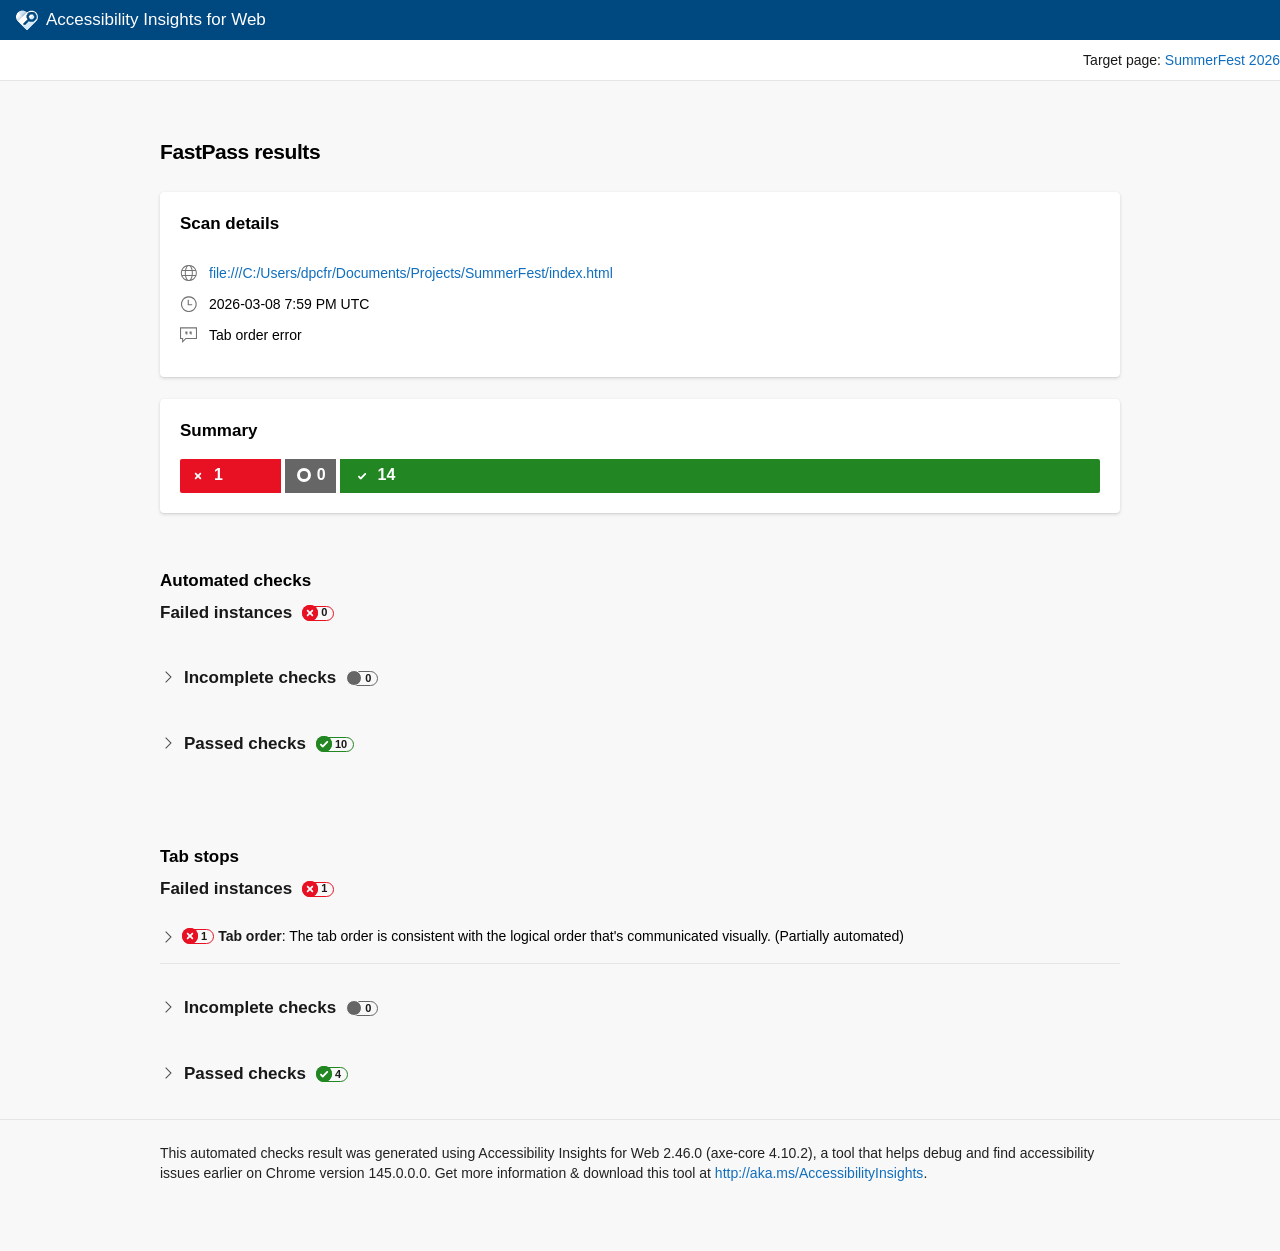
<file: Accessibility Reports/FastPass_20260308_SummerFest2026.html>
<!DOCTYPE html><html lang="en"><head><meta charSet="UTF-8"/><title>Accessibility Insights for Web FastPass results</title><style>:root {
  --black: #000;
  --light-black: #161616;
  --white: #fff;
  --brand-blue: #004880;
  --grey: #333;
  --ada-brand-color: var(--brand-blue);
  --primary-text: rgb(0 0 0 / 90%);
  --secondary-text: rgb(0 0 0 / 70%);
  --disabled-text: rgb(0 0 0 / 38%);
  --communication-primary: #106ebe;
  --communication-tint-40: #eff6fc;
  --communication-tint-30: #deecf9;
  --communication-tint-20: #c7e0f4;
  --communication-tint-10: #2b88d8;
  --communication-shade-20: #004578;
  --neutral-0: var(--white);
  --neutral-2: #f8f8f8;
  --neutral-3: #f6f6f6;
  --neutral-4: #f4f4f4;
  --neutral-6: #f2f2f2;
  --neutral-6-5: #f1f1f1;
  --neutral-8: #ebebeb;
  --neutral-10: #dedede;
  --neutral-20: #c8c8c8;
  --neutral-30: #a6a6a6;
  --neutral-55: #6e6e6e;
  --neutral-60: #666;
  --neutral-70: #3c3c3c;
  --neutral-80: var(--grey);
  --neutral-100: var(--black);
  --neutral-alpha-2: rgb(0 0 0 / 2%);
  --neutral-alpha-4: rgb(0 0 0 / 4%);
  --neutral-alpha-6: rgb(0 0 0 / 6%);
  --neutral-alpha-8: rgb(0 0 0 / 8%);
  --neutral-alpha-10: rgb(0 0 0 / 10%);
  --neutral-alpha-20: rgb(0 0 0 / 20%);
  --neutral-alpha-30: rgb(0 0 0 / 30%);
  --neutral-alpha-60: rgb(0 0 0 / 60%);
  --neutral-alpha-70: rgb(0 0 0 / 70%);
  --neutral-alpha-80: rgb(0 0 0 / 80%);
  --neutral-alpha-90: rgb(0 0 0 / 90%);
  --positive-outcome: #228722;
  --negative-outcome: #e81123;
  --neutral-outcome: var(--neutral-60);
  --box-shadow-108: rgb(0 0 0 / 10.8%);
  --box-shadow-132: rgb(0 0 0 / 13.2%);
  --box-shadow-27: rgb(0 0 0 / 27%);
  --screenshot-image-outline: #8b8b8b;
  --card-border: transparent;
  --card-footer-border: var(--neutral-10);
  --header-bar-title-color: var(--neutral-0);
  --help-links-section-background: var(--neutral-4);
  --help-links-section-border: var(--neutral-4);
  --index-circle-background: var(--communication-primary);
  --link-hover: var(--communication-shade-20);
  --link: var(--communication-primary);
  --menu-border: var(--neutral-3);
  --menu-item-background-active: var(--neutral-alpha-8);
  --menu-item-background-hover: var(--neutral-alpha-4);
  --left-nav-icon: var(--neutral-55);
  --pill-background: var(--neutral-alpha-8);
  --pill: var(--primary-text);
  --spinner-text: var(--communication-primary);
  --nav-link-hover: var(--neutral-alpha-8);
  --nav-link-selected: var(--communication-tint-20);
  --nav-link-expanded: var(--communication-tint-40);
  --insights-button-hover: #0179d4;
  --report-footer-text: #222;
  --landmark-contentinfo: #00a88c;
  --landmark-main: #cb2e6d;
  --landmark-complementary: #6b9d1a;
  --landmark-banner: #d08311;
  --landmark-region: #2560e0;
  --landmark-navigation: #9b38e6;
  --landmark-search: #d363d8;
  --landmark-form: #0298c7;
}
:root .high-contrast-theme {
  --ada-brand-color: var(--white);
  --secondary-text: var(--white);
  --primary-text: var(--white);
  --disabled-text: #c285ff;
  --communication-tint-40: #38a9ff;
  --communication-tint-30: var(--communication-tint-10);
  --neutral-0: var(--light-black);
  --neutral-2: var(--light-black);
  --neutral-3: var(--light-black);
  --neutral-4: var(--light-black);
  --neutral-6: var(--light-black);
  --neutral-6-5: var(--light-black);
  --neutral-8: var(--white);
  --neutral-10: var(--light-black);
  --neutral-20: var(--white);
  --neutral-30: var(--white);
  --neutral-55: var(--white);
  --neutral-60: var(--white);
  --neutral-70: var(--white);
  --neutral-80: var(--white);
  --neutral-100: var(--white);
  --neutral-alpha-8: var(--white);
  --neutral-alpha-90: var(--white);
  --positive-outcome: #4ac94a;
  --negative-outcome: #fc7ab1;
  --neutral-outcome: var(--neutral-0);
  --card-border: var(--white);
  --card-footer-border: var(--white);
  --header-bar-title-color: var(--brand-blue);
  --help-links-section-background: transparent;
  --help-links-section-border: var(--white);
  --index-circle-background: var(--communication-tint-40);
  --link-hover: #ff0;
  --link: #ff0;
  --menu-border: var(--grey);
  --menu-item-background-active: var(--communication-tint-40);
  --menu-item-background-hover: var(--grey);
  --left-nav-icon: var(--black);
  --pill-background: var(--white);
  --pill: var(--black);
  --screenshot-image-outline: var(--white);
  --spinner-text: var(--communication-tint-40);
  --nav-link-hover: #2a2a2a;
  --nav-link-selected: var(--communication-tint-40);
  --nav-link-expanded: transparent;
}

.ms-Fabric.is-focusVisible .ms-Nav-group .ms-nav-linkButton:focus::after {
  border: 1px solid var(--neutral-100);
}
@media screen and (forced-colors: active) {
  .ms-Fabric.is-focusVisible .ms-Nav-group .ms-nav-linkButton:focus::after {
    border: 1px dashed windowtext !important;
  }
}

button::after {
  content: "";
  position: absolute;
}

.ms-fontColor-neutralPrimary,
.ms-fontColor-neutralPrimary--hover:hover {
  color: var(--neutral-100) !important;
}

.ms-Fabric {
  color: var(--neutral-100);
}

.insights-link {
  color: var(--link) !important;
  text-decoration: none;
}
@media screen and (forced-colors: active) {
  .insights-link {
    forced-color-adjust: unset;
  }
}
.insights-link:hover {
  color: var(--link-hover) !important;
  text-decoration: underline;
}

.high-contrast-theme .insights-link:hover {
  text-decoration: underline;
}
.high-contrast-theme .is-selected .status-icon {
  color: var(--black) !important;
}

.insights-code {
  font-family: menlo, consolas, courier new, monospace;
}

.ms-Spinner .ms-Spinner-circle {
  border-top-color: var(--spinner-text);
}
.ms-Spinner .ms-Spinner-label {
  color: var(--spinner-text);
}

@media screen and (forced-colors: active) {
  .ms-ContextualMenu button:hover .ms-ContextualMenu-itemText,
  .ms-ContextualMenu button:hover .ms-ContextualMenu-linkText {
    color: highlight;
  }
}

.guidance-tags span {
  font-size: 12px;
  font-weight: normal;
  padding-top: 2px;
  padding-right: 12px;
  padding-bottom: 2px;
  padding-left: 12px;
  color: var(--pill);
  background-color: var(--pill-background);
  border-radius: 120px;
}

.hidden-highlight-button {
  opacity: 0;
  margin: 0;
  padding: 0;
  border: none;
}

.instance-details-card {
  border-radius: 4px;
  border: 1px solid var(--card-border);
  outline-style: "border-style";
  box-shadow: 0 0.6px 1.8px var(--box-shadow-108), 0 3.2px 7.2px var(--box-shadow-132);
  margin-bottom: 16px;
  width: -moz-available;
  width: -webkit-fill-available;
  width: stretch;
}

.instance-details-card-container.selected {
  outline: 5px solid var(--communication-tint-10);
}

.instance-details-card.selected {
  border: 1px solid transparent;
}

.instance-details-card.focused,
.instance-details-card:focus {
  outline: 2px solid var(--primary-text);
  outline-offset: 2px;
}

.instance-details-card.selected.focused,
.instance-details-card.selected:focus {
  outline-offset: 8px;
}

.instance-details-card.interactive {
  cursor: pointer;
}

.instance-details-card.interactive:hover {
  box-shadow: 0 8px 10px var(--box-shadow-108), 0 8px 10px var(--box-shadow-132);
}

.report-instance-table {
  background: var(--neutral-0);
  display: table;
  table-layout: fixed;
  width: -moz-available;
  width: -webkit-fill-available;
  width: stretch;
  border-radius: inherit;
  border-collapse: collapse;
  overflow-wrap: break-word;
  word-break: break-word;
}
.report-instance-table .row {
  display: flex;
  flex-wrap: wrap;
  padding-top: 2px;
  padding-bottom: 14px;
  padding-left: 0;
  padding-right: 20px;
  border-bottom: 0.5px solid var(--neutral-10);
}
.report-instance-table .row > * {
  margin-top: 12px;
  margin-bottom: 0;
  margin-left: 20px;
  margin-right: 0;
  padding: 0;
}
.report-instance-table .row:last-child {
  border-bottom: none;
}
.report-instance-table .row-label {
  flex-basis: 90px;
  flex-shrink: 1;
  flex-grow: 0;
  font-size: 14px;
  line-height: 20px;
  font-weight: 600;
  color: var(--primary-text);
  text-align: left;
}
.report-instance-table .row-content {
  flex-basis: 200px;
  flex-shrink: 1;
  flex-grow: 1;
  color: var(--secondary-text);
  font-size: 14px;
  line-height: 20px;
  align-items: flex-end;
  display: flex;
}

.outcome-summary-bar {
  display: flex;
  flex-grow: 0;
  flex-shrink: 0;
  flex-direction: row;
  flex-wrap: wrap;
  align-items: center;
  margin-top: 16px;
  margin-bottom: 0;
  line-height: 24px;
  font-size: 17px;
  font-weight: 600;
  white-space: pre-wrap;
}
.outcome-summary-bar .block,
.outcome-summary-bar .incomplete,
.outcome-summary-bar .inapplicable,
.outcome-summary-bar .unscannable,
.outcome-summary-bar .pass,
.outcome-summary-bar .fail {
  font-family: 'Segoe UI Web (West European)','Segoe UI','-apple-system',BlinkMacSystemFont,Roboto,'Helvetica Neue',Helvetica,Ubuntu,Arial,sans-serif,'Apple Color Emoji','Segoe UI Emoji','Segoe UI Symbol';
  line-height: 20px;
  font-size: 16px;
  color: var(--neutral-0);
  padding-top: 8px;
  padding-right: 8px;
  padding-bottom: 10px;
  padding-left: 10px;
  height: 16px;
  display: flex;
  align-items: center;
  margin-right: 4px;
}
.outcome-summary-bar .count {
  font-weight: 600;
}
.outcome-summary-bar .fail {
  background-color: var(--negative-outcome);
}
.outcome-summary-bar .fail .check-container {
  position: relative;
  width: 16px;
  height: 16px;
  display: inline-block;
  border-radius: 50%;
  border: 0 solid var(--neutral-0);
}
.outcome-summary-bar .fail .check-container svg circle {
  fill: var(--negative-outcome);
}
.outcome-summary-bar .fail .check-container {
  bottom: -1px;
  margin-right: 8px;
}
.outcome-summary-bar .pass {
  background-color: var(--positive-outcome);
}
.outcome-summary-bar .pass .check-container {
  position: relative;
  width: 16px;
  height: 16px;
  display: inline-block;
  border-radius: 50%;
  border: 0 solid var(--neutral-0);
}
.outcome-summary-bar .pass .check-container svg circle {
  fill: var(--positive-outcome);
}
.outcome-summary-bar .pass .check-container {
  bottom: -1px;
  margin-right: 8px;
  margin-left: 4px;
}
.outcome-summary-bar .inapplicable,
.outcome-summary-bar .unscannable {
  background-color: var(--neutral-outcome);
}
.outcome-summary-bar .inapplicable .check-container,
.outcome-summary-bar .unscannable .check-container {
  position: relative;
  width: 16px;
  height: 16px;
  display: inline-block;
  border-radius: 50%;
  border: 0 solid var(--neutral-0);
}
.outcome-summary-bar .inapplicable .check-container,
.outcome-summary-bar .unscannable .check-container {
  bottom: -1px;
  margin-right: 8px;
  margin-left: 4px;
}
.outcome-summary-bar .incomplete {
  background-color: var(--neutral-outcome);
  color: var(--white);
  border: 2px var(--neutral-60) solid;
  height: 12px;
}
.outcome-summary-bar .incomplete .check-container {
  position: relative;
  width: 8px;
  height: 8px;
  display: inline-block;
  border-radius: 50%;
  border: 3px solid var(--neutral-0);
}
.outcome-summary-bar .incomplete .check-container {
  margin-right: 6px;
  border-color: var(--white);
}
.outcome-summary-bar .summary-bar-left-edge {
  border-top-left-radius: 2px;
  border-bottom-left-radius: 2px;
}
.outcome-summary-bar .summary-bar-right-edge {
  border-top-right-radius: 2px;
  border-bottom-right-radius: 2px;
  margin-right: 0;
}
.outcome-summary-bar .label {
  font-weight: normal;
}

.screen-reader-only {
  position: absolute;
  left: -10000px;
  top: auto;
  height: 1px;
  overflow: hidden;
  clip-path: inset(100% 100% 100% 100%);
}

.check-container svg {
  width: 100%;
  height: 100%;
}

.outcome-chip {
  height: 16px;
  color: var(--primary-text);
  border-radius: 0 8px 8px 0;
  margin-right: 4px;
  margin-bottom: -3px;
  margin-left: 4px;
  display: inline-flex;
  align-items: center;
}
.outcome-chip .icon {
  border-radius: 50%;
  width: 16px;
  height: 16px;
}
.outcome-chip .count {
  font-family: 'Segoe UI Web (West European)','Segoe UI','-apple-system',BlinkMacSystemFont,Roboto,'Helvetica Neue',Helvetica,Ubuntu,Arial,sans-serif,'Apple Color Emoji','Segoe UI Emoji','Segoe UI Symbol';
  line-height: 13px;
  font-size: 11px;
  border-radius: 0 8px 8px 0;
  padding-right: 6px;
  padding-left: 10px;
  font-weight: 700;
  margin-left: -8px;
  height: 13px;
}
@media screen and (forced-colors: active) {
  .outcome-chip .count {
    forced-color-adjust: none;
    border-color: canvastext !important;
    color: canvastext;
  }
}
.outcome-chip.outcome-chip-pass .check-container {
  position: relative;
  width: 16px;
  height: 16px;
  display: inline-block;
  border-radius: 50%;
  border: 0 solid var(--neutral-0);
}
.outcome-chip.outcome-chip-pass .check-container svg circle {
  fill: var(--positive-outcome);
}
.outcome-chip.outcome-chip-pass .check-container {
  background-color: var(--positive-outcome);
}
.outcome-chip.outcome-chip-pass .count {
  background-color: transparent;
  border: 1.5px solid var(--positive-outcome);
  width: max-content;
}
.outcome-chip.outcome-chip-incomplete .check-container, .outcome-chip.outcome-chip-review .check-container {
  position: relative;
  width: 14px;
  height: 14px;
  display: inline-block;
  border-radius: 50%;
  border: 1px solid var(--neutral-0);
}
.outcome-chip.outcome-chip-incomplete .check-container, .outcome-chip.outcome-chip-review .check-container {
  background-color: var(--neutral-60);
}
.outcome-chip.outcome-chip-incomplete .count, .outcome-chip.outcome-chip-review .count {
  background-color: transparent;
  border: 1.5px solid var(--neutral-60);
  width: max-content;
}
.outcome-chip.outcome-chip-fail .check-container {
  position: relative;
  width: 16px;
  height: 16px;
  display: inline-block;
  border-radius: 50%;
  border: 0 solid var(--neutral-0);
}
.outcome-chip.outcome-chip-fail .check-container svg circle {
  fill: var(--negative-outcome);
}
.outcome-chip.outcome-chip-fail .check-container {
  background-color: var(--negative-outcome);
}
.outcome-chip.outcome-chip-fail .count {
  background-color: transparent;
  border: 1.5px solid var(--negative-outcome);
  width: max-content;
}
.outcome-chip.outcome-chip-inapplicable .check-container, .outcome-chip.outcome-chip-unscannable .check-container {
  position: relative;
  width: 16px;
  height: 16px;
  display: inline-block;
  border-radius: 50%;
  border: 0 solid var(--neutral-0);
}
.outcome-chip.outcome-chip-inapplicable .check-container, .outcome-chip.outcome-chip-unscannable .check-container {
  background-color: var(--neutral-outcome);
}
.outcome-chip.outcome-chip-inapplicable .count, .outcome-chip.outcome-chip-unscannable .count {
  background-color: transparent;
  border: 1.5px solid var(--neutral-outcome);
  width: max-content;
}

.outcome-icon-set .outcome-icon {
  margin-left: 4px;
  border-radius: 50%;
}
.outcome-icon-set .outcome-icon-pass .check-container {
  position: relative;
  width: 14px;
  height: 14px;
  display: inline-block;
  border-radius: 50%;
  border: 0 solid var(--neutral-0);
}
.outcome-icon-set .outcome-icon-pass .check-container svg circle {
  fill: var(--positive-outcome);
}
.outcome-icon-set .outcome-icon-incomplete .check-container {
  position: relative;
  width: 12px;
  height: 12px;
  display: inline-block;
  border-radius: 50%;
  border: 1px solid var(--neutral-0);
}
.outcome-icon-set .outcome-icon-incomplete .check-container {
  border-color: var(--neutral-60);
}
.outcome-icon-set .outcome-icon-fail .check-container {
  position: relative;
  width: 14px;
  height: 14px;
  display: inline-block;
  border-radius: 50%;
  border: 0 solid var(--neutral-0);
}
.outcome-icon-set .outcome-icon-fail .check-container svg circle {
  fill: var(--negative-outcome);
}

body {
  font-size: 14px;
  margin: auto;
  background-color: var(--neutral-2);
  color: black;
  font-family: 'Segoe UI Web (West European)','Segoe UI','-apple-system',BlinkMacSystemFont,Roboto,'Helvetica Neue',Helvetica,Ubuntu,Arial,sans-serif,'Apple Color Emoji','Segoe UI Emoji','Segoe UI Symbol';
}

.outer-container {
  box-shadow: 0 1px 0 rgba(0, 0, 0, 0.08);
}
.outer-container .content-container {
  max-width: 960px;
  margin-right: auto;
  margin-left: auto;
  margin-top: 24px;
}
.outer-container .content-container h2 {
  margin: 0;
  font-size: 17px;
  line-height: 24px;
}
@media only screen and (width <= 1000px) {
  .outer-container .content-container {
    margin-top: 24px;
    margin-right: 16px;
    margin-left: 16px;
  }
}

.scan-details-section {
  box-shadow: 0 0.3px 0.9px rgba(0, 0, 0, 0.108), 0 1.6px 3.6px rgba(0, 0, 0, 0.132);
  border-radius: 4px;
  background-color: var(--neutral-0);
  padding: 20px;
  margin-bottom: 22px;
}
.scan-details-section .details-section-list {
  list-style: none;
  font-size: 14px;
  line-height: 16px;
  padding-left: 0;
  display: flex;
  align-items: flex-start;
  justify-content: center;
  flex-direction: column;
}
.scan-details-section h3 {
  margin: 0;
  font-size: 17px;
  line-height: 24px;
}
.scan-details-section li {
  display: inline-block;
  padding-top: 12px;
}
.scan-details-section li .icon {
  padding-right: 12px;
  position: relative;
  top: 3px;
}
.scan-details-section .text {
  word-break: break-all;
}
.scan-details-section .description-text {
  white-space: pre-wrap;
}
.scan-details-section .screen-reader-only {
  position: absolute;
  left: -10000px;
  top: auto;
  height: 1px;
  overflow: hidden;
  clip-path: inset(100% 100% 100% 100%);
}

.report-footer-container {
  max-width: 960px;
  margin-right: auto;
  margin-left: auto;
  margin-bottom: 68px;
  margin-top: 24px;
}
.report-footer-container .report-footer {
  line-height: 20px;
  color: var(--report-footer-text);
}
@media only screen and (width <= 1000px) {
  .report-footer-container {
    margin-right: 16px;
    margin-left: 16px;
  }
}

.report-header-command-bar {
  height: 40px;
  width: 100%;
  display: flex;
  justify-content: end;
  min-height: fit-content;
  align-items: center;
  background-color: var(--neutral-0);
  box-shadow: 0 1px 0 rgba(0, 0, 0, 0.08);
}
.report-header-command-bar .target-page {
  white-space: nowrap;
  margin-left: 16px;
  display: flex;
  color: var(--primary-text);
  font-family: 'Segoe UI Web (West European)','Segoe UI','-apple-system',BlinkMacSystemFont,Roboto,'Helvetica Neue',Helvetica,Ubuntu,Arial,sans-serif,'Apple Color Emoji','Segoe UI Emoji','Segoe UI Symbol';
  font-size: 14px;
  line-height: 20px;
  font-weight: normal;
  min-width: 0;
}
.report-header-command-bar .target-page a {
  white-space: nowrap;
  overflow: hidden;
  text-overflow: ellipsis;
}

.report-congrats-message {
  word-break: break-word;
  overflow-wrap: break-word;
}

.report-congrats-head {
  font-size: 16px;
  font-weight: 600;
  color: var(--primary-text);
  padding-top: 10px;
  padding-right: 0;
  padding-bottom: 10px;
  padding-left: 0;
}

.report-congrats-info {
  font-size: 14px;
  color: var(--secondary-text);
  padding-top: 10px;
  padding-right: 0;
  padding-bottom: 10px;
  padding-left: 0;
}

.sleeping-ada {
  height: 100px;
}

.title-section {
  margin-top: 56px;
}
.title-section h1 {
  font-weight: 600;
  margin-bottom: 24px;
  font-size: 21px;
  line-height: 32px;
  letter-spacing: -0.02em;
}

.results-container {
  margin-top: 56px;
}
.results-container .title-container :is(h1, h2, h3, h4, h5, h6) {
  font-weight: unset;
  margin-block: 0;
  margin-inline: 0;
}

@media screen and (width <= 640px) {
  .outcome-past-tense {
    display: none;
  }
}
.collapsible-container .collapsible-control[aria-expanded=true]::before, .collapsible-container .collapsible-control[aria-expanded=false]::before {
  display: inline-block;
  border-right: 1px solid var(--secondary-text);
  border-bottom: 1px solid var(--secondary-text);
  min-width: 7px;
  width: 7px;
  height: 7px;
  content: "";
  transform-origin: 50% 50%;
  transition: transform 0.1s linear 0s;
}

.summary-section {
  box-shadow: 0 0.3px 0.9px rgba(0, 0, 0, 0.108), 0 1.6px 3.6px rgba(0, 0, 0, 0.132);
  border-radius: 4px;
  background-color: var(--neutral-0);
  padding: 20px;
  margin-bottom: 24px;
}

.result-section {
  padding-bottom: 24px;
}
.result-section .title-container .collapsible-control::before {
  position: relative;
  bottom: 2px;
  margin-right: 14px;
}
.result-section .collapsible-content {
  margin-left: 16px;
}

.collapsible-container .collapsible-control {
  font-family: "Segoe UI Web (West European)", "Segoe UI", -apple-system, BlinkMacSystemFont, Roboto, "Helvetica Neue", Helvetica, Ubuntu, Arial, sans-serif, "Apple Color Emoji", "Segoe UI Emoji", "Segoe UI Symbol";
  background-color: transparent;
  cursor: pointer;
  border: none;
  display: flex;
  align-items: baseline;
  width: 100%;
}
.collapsible-container .collapsible-control:hover {
  background-color: var(--neutral-alpha-4);
}
.collapsible-container:not(.collapsible-rule-details-group) .collapsible-control {
  padding-left: 2px;
  padding-right: 16px;
  position: relative;
}
.collapsible-container .collapsible-control[aria-expanded=false]::before {
  transform: rotate(-45deg);
}
.collapsible-container .collapsible-control[aria-expanded=true]::before {
  transform: rotate(45deg);
}
.collapsible-container .collapsible-content[aria-hidden=true] {
  display: none;
}

ul.instance-details-list {
  list-style-type: none;
  padding-inline-start: unset;
  margin-block-start: unset;
  margin-block-end: unset;
}
ul.instance-details-list li {
  margin-bottom: 16px;
}
ul.instance-details-list li:last-child {
  margin-bottom: unset;
}</style><style>.no-failure-view--X37Kx{font-size:15px;font-weight:400;padding:15px}.assessment-instance-label--gMLtF{width:24px;font-size:14px;height:24px;text-align:center;float:left;margin-right:8px;line-height:24px;color:var(--white)}.assessment-instance-label--gMLtF.radio{width:14px;height:14px;border-radius:50%;margin-top:6px}.assessment-instance-label--gMLtF.not-applicable{font-size:10px}.all-content--F4o2F{display:flex;flex-direction:row;vertical-align:center;font-size:14px;line-height:24px}.instance-header--UjKG9{color:var(--primary-text);white-space:pre}@media screen and (forced-colors: active){.instance-header--UjKG9{color:inherit}}.assessment-instance-textContent--qzfyY{overflow:hidden;white-space:normal;text-overflow:ellipsis;color:var(--secondary-text)}@media screen and (forced-colors: active){.assessment-instance-textContent--qzfyY{color:inherit}}.expand-collapse-all-button--3rBtD{display:flex;padding:unset;padding-right:27px;margin-left:-2px;margin-top:2px}.visual-helper-toggle--pqmC6{display:flex;align-items:center;word-wrap:break-word;margin:unset}.visual-helper-toggle--pqmC6 label{font-family:"Segoe UI Web (West European)",Segoe UI,-apple-system,BlinkMacSystemFont,Roboto,Helvetica Neue,Helvetica,Ubuntu,Arial,sans-serif,"Apple Color Emoji","Segoe UI Emoji",Segoe UI Symbol;font-weight:400;font-size:14px;line-height:20px;margin-right:8px}.cards-visualization-modifiers-container--JD-Mt{display:flex;flex-wrap:wrap}.heading-element-for-level--ifVX6{margin-block-start:unset;margin-block-end:unset}.failed-instances-container--3UUNb .collapsible-content{margin-left:24px}.outcome-chip-container--G5Dfr{min-width:50px}.hidden-highlight-button--vu3B3{opacity:0;margin:0;padding:0;border:none}.instance-details-card--owGQF{border-radius:4px;border:1px solid var(--card-border);outline-style:"border-style";box-shadow:0 .6px 1.8px var(--box-shadow-108),0 3.2px 7.2px var(--box-shadow-132);margin-bottom:16px;width:-moz-available;width:-webkit-fill-available;width:stretch}.instance-details-card-container--KLHTp.selected--wEA4l{outline:5px solid var(--communication-tint-10)}.instance-details-card--owGQF.selected--wEA4l{border:1px solid transparent}.instance-details-card--owGQF.focused--pvBWq,.instance-details-card--owGQF:focus{outline:2px solid var(--primary-text);outline-offset:2px}.instance-details-card--owGQF.selected--wEA4l.focused--pvBWq,.instance-details-card--owGQF.selected--wEA4l:focus{outline-offset:8px}.instance-details-card--owGQF.interactive--an0ab{cursor:pointer}.instance-details-card--owGQF.interactive--an0ab:hover{box-shadow:0 8px 10px var(--box-shadow-108),0 8px 10px var(--box-shadow-132)}.report-instance-table--3VoZX{background:var(--neutral-0);display:table;table-layout:fixed;width:-moz-available;width:-webkit-fill-available;width:stretch;border-radius:inherit;border-collapse:collapse;overflow-wrap:break-word;word-break:break-word}.report-instance-table--3VoZX .row---3i35{display:flex;flex-wrap:wrap;padding:2px 20px 14px 0;border-bottom:.5px solid var(--neutral-10)}.report-instance-table--3VoZX .row---3i35>*{margin:12px 0 0 20px;padding:0}.report-instance-table--3VoZX .row---3i35:last-child{border-bottom:none}.report-instance-table--3VoZX .row-label--FlVZl{flex-basis:90px;flex-shrink:1;flex-grow:0;font-size:14px;line-height:20px;font-weight:600;color:var(--primary-text);text-align:left}.report-instance-table--3VoZX .row-content--07KUh{flex-basis:200px;flex-shrink:1;flex-grow:1;color:var(--secondary-text);font-size:14px;line-height:20px;align-items:flex-end;display:flex}.toast-container--L-5HM{display:inline-block}.toast-content--8-Mx1{background:var(--neutral-70);border-radius:4px;color:var(--neutral-0);padding:14px 20px;width:316px;margin-left:-178px;left:50%;bottom:20px;z-index:1000;position:absolute}.kebab-menu-icon--EUIj-{flex-grow:1;padding:6px 9px!important}@media screen and (forced-colors: active){.kebab-menu-icon--EUIj-{color:buttontext!important}}.kebab-menu-icon--EUIj-:hover{border-style:solid!important;border-width:1px;padding:5px 8px!important}.kebab-menu-button--9Qt0a{margin-right:8px;width:32px;height:32px}.kebab-menu-button--9Qt0a:hover{background-color:var(--menu-item-background-hover)}.kebab-menu-button--9Qt0a.is-expanded{background-color:var(--menu-item-background-active)}@media screen and (forced-colors: active){.kebab-menu-button--9Qt0a.is-expanded .kebab-menu-icon--EUIj-,.kebab-menu-button--9Qt0a:hover .kebab-menu-icon--EUIj-{color:highlight}}.foot--p1DfC{display:flex;justify-content:space-between;align-items:center;background-color:var(--neutral-2);min-height:48px;padding-left:12px;border-top:.5px solid var(--card-footer-border);border-bottom-left-radius:inherit;border-bottom-right-radius:inherit}.foot--p1DfC .highlight-status--xJvvI{display:flex;justify-content:space-between;align-items:center;background:transparent}.foot--p1DfC .highlight-status--xJvvI svg{fill:var(--secondary-text)}@media screen and (forced-colors: active){.foot--p1DfC .highlight-status--xJvvI svg{fill:ButtonFace!important;stroke:ButtonText!important}}.foot--p1DfC .highlight-status--xJvvI label{color:var(--secondary-text);font-size:14px;overflow-wrap:break-word;word-break:break-word}ul.instance-details-list--YfkRy{list-style-type:none;padding-inline-start:unset;margin-block-start:unset;margin-block-end:unset}ul.instance-details-list--YfkRy>li{margin-bottom:16px}ul.instance-details-list--YfkRy>li:last-child{margin-bottom:unset}.rule-more-resources--uw9mc{display:flex;flex-direction:column;margin-bottom:16px;padding:14px 20px;background-color:var(--neutral-0);box-shadow:0 .3px .9px #0000001c,0 1.6px 3.6px #0002;border-radius:4px;border:1px solid var(--card-border);line-height:20px;overflow-wrap:break-word;word-break:break-word}.rule-more-resources--uw9mc .more-resources-title--jOuUL{font-weight:600}.rule-more-resources--uw9mc .rule-details-id--s-TpO{padding-top:12px;padding-bottom:12px}.rule-more-resources--uw9mc .rule-guidance--TIQgm>:not(span:first-of-type){margin-left:8px}.rule-details-group--Tb-LW .rule-detail{font-size:14px;padding:16px 8px;display:flex;align-items:baseline;text-align:left}.rule-details-group--Tb-LW .rule-detail .outcome-chip{vertical-align:middle;margin-bottom:2px}.rule-details-group--Tb-LW .rule-detail .rule-details-id{font-weight:600;color:var(--primary-text);word-break:break-all}.rule-details-group--Tb-LW .rule-detail .rule-details-id a{font-weight:600;color:var(--primary-text)!important}.rule-details-group--Tb-LW .rule-detail .rule-details-id strong{font-weight:600}.rule-details-group--Tb-LW .rule-detail .rule-detail-description{color:var(--secondary-text)!important;word-break:break-all}.collapsible-rule-details-group--V-HWh{box-shadow:0 1px #00000014}.collapsible-rule-details-group--V-HWh .rule-detail{box-shadow:unset}.collapsible-rule-details-group--V-HWh:not(.collapsed){box-shadow:unset}.result-section-title--RGFI5{display:flex;flex-wrap:nowrap;justify-content:flex-start;align-items:center;margin-top:8px;margin-bottom:8px}.result-section-title--RGFI5 .outcome-chip.outcome-chip-fail .count{line-height:11px}.result-section-title--RGFI5 .outcome-chip.outcome-chip-fail svg{margin-bottom:3px}.result-section-title--RGFI5 .title--WBYFE{font-weight:600;font-size:17px;line-height:24px;margin-right:6px;color:var(--primary-text)}.result-section-title--RGFI5 .heading--NdP4Q{font-weight:600;font-size:15px;line-height:20px;margin-right:6px;color:var(--primary-text)}.result-section-title--RGFI5 .outcome-chip-container--BT3j5{display:flex;height:16px}.result-section--HfO9s{padding-bottom:24px}.result-section--HfO9s .title-container--JzN4A .collapsible-control--e42Z7:before{position:relative;bottom:2px}.result-section--HfO9s>h2{margin:0;font-size:17px;line-height:24px}.issues-test-view--d0CNp{background-color:var(--neutral-2);height:100%}.message-bar-height-override--QmwHf{min-height:fit-content}.scanning-spinner--jeHG9{margin-top:50px}div.insights-dialog-main-override--ma4DA{width:75%;max-width:500px;user-select:text}@media screen and (width <= 500px){div.insights-dialog-main-override--ma4DA{min-width:240px;width:75%}}div.insights-dialog-main-override--ma4DA .dialog-body--cmWmz{font-size:16px}.issue-filing-dialog--F9jun .ms-Dialog-title{font-size:21px;line-height:32px;letter-spacing:-.02em;font-weight:600;padding-bottom:0}.issue-filing-dialog--F9jun .ms-Dialog-subText{font-weight:400;font-size:15px;color:var(--secondary-text)}.issue-filing-dialog--F9jun .textfield-description{color:var(--secondary-text);font-style:italic}.action-and-cancel-buttons-component--DF7bf{display:flex;justify-content:flex-end}.action-and-cancel-buttons-component--DF7bf .action-cancel-button-col--RMfN-+.action-cancel-button-col--RMfN-{margin-left:8px}.details-disabled-message--NGo5z{margin-top:5px;margin-bottom:5px;font-size:14px}.issues-table--0jawk{background-color:var(--neutral-2);width:calc(100% - 48px);display:flex;flex-direction:column;padding-top:24px;padding-right:24px;padding-left:24px}.issues-table--0jawk .issues-table-subtitle--SwQ6H{color:var(--secondary-text);max-width:570px;font-size:14px;margin-top:4px;margin-bottom:16px}.issues-table--0jawk .issues-table-content--SD1dX{height:100%;display:flex;flex-direction:column;min-height:0}.insights-command-button--T-hSI .command-bar-button-icon--nEHZq{line-height:16px}.insights-command-button--T-hSI:disabled{color:var(--disabled-text)}.insights-command-button--T-hSI:disabled .command-bar-button-icon--nEHZq{color:var(--disabled-text)}.insights-command-button--T-hSI:active:not(:disabled) .command-bar-button-icon--nEHZq{color:var(--primary-text)}@media screen and (forced-colors: active){.insights-command-button--T-hSI,.insights-command-button--T-hSI .command-bar-button-icon--nEHZq,.insights-command-button--T-hSI:hover .command-bar-button-icon--nEHZq{color:buttontext}}.inline-start-over-button--8yKbR{height:fit-content;padding:4px;margin-bottom:-4px;vertical-align:text-bottom;border-color:var(--secondary-text);background-color:var(--neutral-0)}.static-content-in-details-view--RtXb0{padding-top:24px;padding-right:24px;padding-left:24px;margin-bottom:auto;background-color:var(--neutral-2);height:100%}.static-content-in-details-view--RtXb0 ol{-webkit-padding-start:16px;padding-inline-start:16px}.static-content-in-details-view--RtXb0 ol li ul li{list-style-type:disc}.static-content-in-details-view--RtXb0 i{font-size:16px}.details-view-toggle--kKKiI{margin-bottom:0;margin-top:12px;height:40px;background-color:var(--neutral-4)}.details-view-toggle--kKKiI .ms-Toggle-label{float:left;margin:5px 8px;color:var(--neutral-100)}.details-view-toggle--kKKiI .ms-Toggle-innerContainer{margin:10px 0}.target-page-changed-subtitle--lbFxS{color:var(--secondary-text);max-width:570px;font-size:14px;margin-top:4px;margin-bottom:16px}.header-with-content-link--IJtjj{display:flex}.header-with-content-link--IJtjj h1{margin-right:8px}.header-with-content-link--IJtjj div{align-self:center}.high-contrast-theme .insights-tooltip--DwELH{outline-style:solid;outline-width:1px;outline-color:var(--white)}.insights-tooltip-host--MhYAf{display:inline-block;min-width:0}.insights-link---UKMy{display:flex}.insights-link---UKMy:hover,.insights-link---UKMy:active{text-decoration:none!important}span.collapsible-title--fMRHE{padding-left:.5vw}.collapsible--hRtW-{padding:0;cursor:pointer;width:100%;border:none;outline:none;line-height:.25px;display:flex;justify-content:flex-start;align-items:center}.collapsible--hRtW- h2{font-weight:300;font-size:17px}.collapsible-content--nz7H1{overflow:hidden;padding-left:calc(.5vw + 13px)}.tab-stops-test-view-container--uW09o{background-color:var(--neutral-2);height:100%}.tab-stops-test-view--PVoaa{padding-top:24px;padding-right:24px;padding-left:24px;margin-bottom:auto;background-color:var(--neutral-2)}.tab-stops-test-view--PVoaa i{font-size:16px}.tab-stops-test-view--PVoaa .tab-stops-test-view-header--IiOGa{margin-right:8px}.requirement-table-title--v1y2E{font-weight:600;font-size:17px;line-height:24px;margin-bottom:unset}.visual-helper-toggle--1ssaD{display:flex;align-items:center;word-wrap:break-word;margin:unset}.visual-helper-toggle--1ssaD label{font-family:"Segoe UI Web (West European)",Segoe UI,-apple-system,BlinkMacSystemFont,Roboto,Helvetica Neue,Helvetica,Ubuntu,Arial,sans-serif,"Apple Color Emoji","Segoe UI Emoji",Segoe UI Symbol;font-weight:400;font-size:14px;line-height:20px;margin-right:8px;font-weight:600}.requirement-how-to-test-header--myxoc{font-weight:600;font-size:17px;line-height:24px;padding-left:.5vw;display:block}.requirement-instructions-header--z7LRH{font-style:normal;font-weight:600;font-size:16px;line-height:20px;padding-left:.5vw;display:block}.requirement-instructions--IW7Iz{font-family:"Segoe UI Web (West European)",Segoe UI,-apple-system,BlinkMacSystemFont,Roboto,Helvetica Neue,Helvetica,Ubuntu,Arial,sans-serif,"Apple Color Emoji","Segoe UI Emoji",Segoe UI Symbol}.requirement-instructions--IW7Iz p,.requirement-instructions--IW7Iz ol,.requirement-instructions--IW7Iz li{margin-top:5px;margin-bottom:5px}.requirement-instructions--IW7Iz ol{-webkit-padding-start:16px;padding-inline-start:16px}.requirement-instructions--IW7Iz ol ol{list-style-type:lower-alpha}.requirement-instructions--IW7Iz ol ol ol{list-style-type:lower-roman}.generic-panel--xXyG-{color:var(--neutral-100)}.header-text--UvZ3Z{font-weight:600;font-size:21px;line-height:32px;letter-spacing:-.02em;color:var(--neutral-100);margin-bottom:20px}.failure-instance-panel--zQ5Wt .observed-failure-textfield--Rf8Co{padding-bottom:12px}.failure-instance-panel--zQ5Wt .header-text{font-size:21px}.failure-instance-snippet-empty-body--PUexR{margin-top:8px;margin-bottom:24px;color:var(--secondary-text)}.failure-instance-snippet-title--f2lSB{margin-top:24px;margin-bottom:8px;color:var(--primary-text)}.failure-instance-selector-note--u4Ug1{color:var(--secondary-text);margin-top:8px;margin-bottom:8px}.failure-instance-snippet-filled-body--9MFyu{margin-top:8px;margin-bottom:24px;padding:12px 16px;max-height:200px;color:var(--primary-text);background-color:var(--neutral-4);overflow-y:scroll;word-wrap:break-word}.failure-instance-snippet-error--twv1z{margin-top:9px;margin-bottom:50px;margin-left:9px;color:var(--secondary-text);display:flex;flex-direction:row}.failure-instance-snippet-error-icon--lxIV1{color:var(--negative-outcome);padding:3px 8px}.edit-button--hhwNy{font-size:16px!important;line-height:24px!important;color:var(--neutral-100)!important}.edit-button--hhwNy:hover,.edit-button--hhwNy:focus{color:linktext!important}@media screen and (forced-colors: active){.edit-button--hhwNy{color:inherit!important}}@media screen and (forced-colors: active) and (forced-colors: active){.edit-button--hhwNy{forced-color-adjust:unset}}@media screen and (forced-colors: active){.edit-button--hhwNy:hover,.edit-button--hhwNy:focus{color:initial!important}}.choice-group-container--5SzTv{display:flex}.secondary-controls-wrapper--pUCeO{margin-left:4px}@media screen and (forced-colors: active){.ms-DetailsRow .secondary-controls-wrapper--pUCeO button{color:buttontext;background-color:canvas}.ms-DetailsRow .secondary-controls-wrapper--pUCeO button:focus:after{content:"";position:absolute;inset:2px;border:1px solid transparent;outline:buttontext solid 2px;z-index:1}.ms-DetailsRow .secondary-controls-wrapper--pUCeO button:hover{color:highlight;background-color:canvas}}.radio-button-group--w7ZAq{column-gap:8px;display:flex;flex-direction:row;align-items:center;min-height:32px}.radio-button-option--xvPFh{margin-top:0}.radio-button-option--xvPFh .radio-button-option-field--Nk--O{min-width:20px}.radio-button-option--xvPFh .radio-button-option-pass--HpvMz.is-checked:before,.radio-button-option--xvPFh .radio-button-option-pass--HpvMz.is-checked:after{border-color:var(--positive-outcome)}.radio-button-option--xvPFh .radio-button-option-fail--9vbVp.is-checked:before,.radio-button-option--xvPFh .radio-button-option-fail--9vbVp.is-checked:after{border-color:var(--negative-outcome)}@media screen and (forced-colors: active){.ms-DetailsRow .radio-button-option--xvPFh .radio-button-option-field--Nk--O:before{background-color:canvas;border-color:buttontext}.radio-button-option--xvPFh .radio-button-option-field--Nk--O.is-checked:before,.radio-button-option--xvPFh .radio-button-option-field--Nk--O.is-checked:after,.radio-button-option--xvPFh .radio-button-option-field--Nk--O:hover:before,.radio-button-option--xvPFh .radio-button-option-field--Nk--O:hover:after{forced-color-adjust:none;border-color:highlight!important}.radio-button-option--xvPFh .radio-button-option-field--Nk--O.is-checked:before,.radio-button-option--xvPFh .radio-button-option-field--Nk--O:hover:before{background-color:highlighttext}.radio-button-option--xvPFh .radio-button-option-field--Nk--O.is-checked:after,.radio-button-option--xvPFh .radio-button-option-field--Nk--O:hover:after{background-color:highlight}}.requirement-column--4Ii53{font-size:14px;color:var(--primary-text);white-space:normal}@media screen and (forced-colors: active){.requirement-column--4Ii53{color:inherit}}.pass-fail-column-cell--O-JFD{display:flex;align-items:center;min-height:47px}.requirement-name--Gl1fk{font-weight:600}.requirement-table--cJAxX>div[role=grid]{padding-bottom:20px}.tab-stops-failure-instance-section--PhQjL{padding-bottom:24px}.tab-stops-failure-instance-section--PhQjL .title-container--bvoQk .collapsible-control--UVHg4:before{position:relative;bottom:2px}.tab-stops-failure-instance-section--PhQjL>h2{margin:0;font-size:17px;line-height:24px}.change-assessment-dialog-modal--wvGCI .ms-Overlay{background-color:var(--neutral-alpha-60)}.change-assessment-dialog--6rXKH{border-radius:6px;box-shadow:0 0 10px 0 var(--neutral-alpha-60)}.change-assessment-dialog--6rXKH .ms-Dialog-title{font-weight:600}.change-assessment-dialog--6rXKH .change-assessment-dialog-button-container--akgQr{display:flex;flex-wrap:wrap;justify-content:flex-end}.change-assessment-dialog--6rXKH .change-assessment-dialog-button-container--akgQr .action-cancel-button-col---ILlC{text-align:right;padding-left:0;margin-top:4px}.change-assessment-dialog--6rXKH .change-assessment-dialog-button-container--akgQr .action-cancel-button-col---ILlC+.action-cancel-button-col---ILlC{margin-left:8px}.change-assessment-dialog--6rXKH .change-assessment-dialog-button-container--akgQr button{padding:0;height:32px}.change-assessment-dialog--6rXKH .change-assessment-dialog-button-container--akgQr .continue-button--Iui0u button{width:140px}.restart-button--1-9nA button{width:85px}.getting-started-view--7gL6C{margin-right:18px;margin-left:18px;padding-left:6px;padding-top:1vh;padding-bottom:1vh;display:flex;flex-direction:column;height:100%;justify-content:space-between}.getting-started-header--JP1v7{font-weight:600;font-size:21px;line-height:32px;letter-spacing:-.02em;padding-top:8px}.getting-started-header--JP1v7 i{font-size:16px}.getting-started-header-title--HzdQh{margin-right:8px}.getting-started-title--NaMyN{font-weight:600;font-size:17px;line-height:24px}.next-requirement-button--o-C01{align-self:flex-end}.requirement-view--VJpPz{margin-right:18px;margin-left:18px;padding-left:6px;padding-top:1vh;display:flex;flex-direction:column;height:100%;justify-content:space-between}.requirement-view--VJpPz .next-requirement-button-container--hiHnU{display:flex;flex-direction:column;align-self:flex-end}.requirement-view--VJpPz .next-requirement-button--MB2Mv{align-self:flex-end;margin-bottom:1vh;margin-top:1vh}.requirement-view--VJpPz .requirement-content--6UOi3{padding-left:32px}@media screen and (width >= 1200px){.requirement-view--VJpPz .requirement-content--6UOi3{display:grid;grid-template-columns:1fr 308px}}.requirement-view--VJpPz .requirement-content--6UOi3 .main-content--z1Mtq{margin-top:10px;width:90%;margin-right:32px}.requirement-view--VJpPz .requirement-content--6UOi3 .main-content--z1Mtq h3{font-weight:600;font-size:17px}.requirement-view--VJpPz .requirement-context-box--rueqd{width:308px;height:fit-content;margin-right:32px}@media screen and (width <= 1200px){.requirement-view--VJpPz .requirement-context-box--rueqd{width:100%;padding-top:0;margin-bottom:40px;margin-top:24px}}.details-view-spinner{width:100%}.visual-helper{display:flex;padding-top:1.5vh;flex-wrap:wrap}.visual-helper .visual-helper-text{padding-right:.9vh;font-family:"Segoe UI Web (West European)",Segoe UI,-apple-system,BlinkMacSystemFont,Roboto,Helvetica Neue,Helvetica,Ubuntu,Arial,sans-serif,"Apple Color Emoji","Segoe UI Emoji",Segoe UI Symbol;font-size:14px;line-height:20px}.no-matching-elements{font-weight:700}.left-nav-link-container--PKncK{margin-left:10px;color:var(--primary-text);display:flex;flex-wrap:nowrap;justify-content:flex-start;min-height:44px;align-items:center}.is-selected .left-nav-link-container--PKncK{color:var(--light-black)}.left-nav-link-container--PKncK .link-icon--l1jgX{font-size:24px}.index-circle--UxApC{display:inline-block;border-radius:50%;border:1px solid var(--neutral-20);width:1.5em;line-height:1.5em;padding:.07em;margin-top:.23em;color:var(--secondary-text);background:var(--neutral-0);text-align:center}li .is-expanded .index-circle--UxApC,.ms-Nav-compositeLink.is-selected .index-circle--UxApC{color:var(--neutral-0);background:var(--index-circle-background);border-color:var(--neutral-0)}.requirement-status-icon--5eCA-{font-size:20px}.test-name--T6ba5{padding-left:20px;display:inline-block;white-space:pre-wrap;line-height:20px}.requirement-detail--A9HmV{font-size:14px;padding:16px 8px;display:flex;align-items:baseline;text-align:left}.requirement-detail--A9HmV strong{font-weight:600}.requirement-detail--A9HmV .outcome-chip{vertical-align:middle;margin-bottom:2px}.requirement-detail-description--LIhWd{font-family:"Segoe UI Web (West European)",Segoe UI,-apple-system,BlinkMacSystemFont,Roboto,Helvetica Neue,Helvetica,Ubuntu,Arial,sans-serif,"Apple Color Emoji","Segoe UI Emoji",Segoe UI Symbol;font-weight:400;font-size:14px;line-height:20px;word-break:break-all}.requirement-details-id--tFytl{font-weight:600;color:var(--primary-text);word-break:break-all}.requirement-details-id--tFytl a{font-weight:600;color:var(--primary-text)}.edit-button--ssAtN{margin-left:4px;margin-right:10px;padding-left:3px;padding-right:3px;font-size:16px!important;line-height:24px!important;color:var(--neutral-100)!important}.edit-button--ssAtN:hover,.edit-button--ssAtN:focus{color:linktext!important}@media screen and (forced-colors: active){.edit-button--ssAtN{color:inherit!important}}@media screen and (forced-colors: active) and (forced-colors: active){.edit-button--ssAtN{forced-color-adjust:unset}}@media screen and (forced-colors: active){.edit-button--ssAtN:hover,.edit-button--ssAtN:focus{color:initial!important}}.remove-button--7aB3w{font-size:16px;line-height:24px;color:var(--negative-outcome)!important}.remove-button--7aB3w:hover,.remove-button--7aB3w:focus{color:linktext!important}@media screen and (forced-colors: active){.remove-button--7aB3w{color:inherit!important}}@media screen and (forced-colors: active) and (forced-colors: active){.remove-button--7aB3w{forced-color-adjust:unset}}@media screen and (forced-colors: active){.remove-button--7aB3w:hover,.remove-button--7aB3w:focus{color:initial!important}}.collapsible-requirement-details-group--A40l5{box-shadow:0 1px #00000014}.collapsible-requirement-details-group--A40l5 .no-instances--hnZaA{font-style:italic;padding-left:20px}.collapsible-requirement-details-group--A40l5:not(.collapsed){box-shadow:unset}.instance-list--hveoz th{color:var(--primary-text);padding-top:14px;padding-bottom:14px;padding-left:20px}.header-bar--11Oyo{display:flex;flex-wrap:nowrap;justify-content:flex-start;align-items:center;align-content:stretch;background-color:var(--ada-brand-color);min-height:40px;width:100%}.header-bar--11Oyo .header-icon{margin-left:16px;height:22px;width:22px;flex-shrink:0}.header-bar--11Oyo .header-title--uc-c9{margin-right:32px;margin-left:8px;color:var(--header-bar-title-color);font-size:16px;font-family:"Segoe UI Web (West European)",Segoe UI,-apple-system,BlinkMacSystemFont,Roboto,Helvetica Neue,Helvetica,Ubuntu,Arial,sans-serif,"Apple Color Emoji","Segoe UI Emoji",Segoe UI Symbol;white-space:nowrap;overflow:hidden;text-overflow:ellipsis}.header-bar--11Oyo .spacer--TSsDE{flex:1 1 auto}.header-bar--11Oyo .far-items--PJa8J{display:flex;justify-content:flex-end;align-items:center;margin-right:12px}.header-bar--11Oyo .far-items--PJa8J button,.header-bar--11Oyo .far-items--PJa8J button:focus,.header-bar--11Oyo .far-items--PJa8J button:hover,.header-bar--11Oyo .far-items--PJa8J button:active,.header-bar--11Oyo .far-items--PJa8J button:hover:active{background-color:unset}.header-bar--11Oyo .far-items--PJa8J i{font-size:20px;color:var(--neutral-0)}.no-content-available--AkB77{margin-left:24px;margin-right:24px}.assessment-report-summary--grvEl{margin-bottom:40px;display:flex;flex-direction:column;width:100%}.assessment-report-summary--grvEl>h2{font-family:"Segoe UI Web (West European)",Segoe UI,-apple-system,BlinkMacSystemFont,Roboto,Helvetica Neue,Helvetica,Ubuntu,Arial,sans-serif,"Apple Color Emoji","Segoe UI Emoji",Segoe UI Symbol;font-size:21px;line-height:32px;font-weight:600;letter-spacing:-.02em;color:var(--primary-text);margin:0}.assessment-report-summary--grvEl .test-details-text--47PEJ{font-weight:600;font-size:17px;line-height:24px;color:var(--primary-text);font-family:"Segoe UI Web (West European)",Segoe UI,-apple-system,BlinkMacSystemFont,Roboto,Helvetica Neue,Helvetica,Ubuntu,Arial,sans-serif,"Apple Color Emoji","Segoe UI Emoji",Segoe UI Symbol;margin-top:16px;margin-bottom:21px}.assessment-summary-details--arc8Q{display:flex}.assessment-summary-details--arc8Q .assessment-summary-details-body--qsVeE{column-count:2;column-gap:4%;display:block;width:100%;align-items:start}@media screen and (width <= 900px){.assessment-summary-details--arc8Q .assessment-summary-details-body--qsVeE{column-count:1}}.assessment-summary-details--arc8Q .assessment-summary-details-body--qsVeE .assessment-summary-details-row--oLVSA{display:inline-block;width:100%}.assessment-summary-details--arc8Q .assessment-summary-details-body--qsVeE .assessment-summary-details-row--oLVSA .test-summary--8yOic{display:flex;width:98%;padding:12px 10px;justify-content:space-between;border-bottom:var(--neutral-alpha-8) solid 1px}.assessment-summary-details--arc8Q .assessment-summary-details-body--qsVeE .assessment-summary-details-row--oLVSA .test-summary-status--8hl4z{display:flex;align-items:center;white-space:nowrap}.assessment-summary-details--arc8Q .assessment-summary-details-body--qsVeE .assessment-summary-details-row--oLVSA .test-summary-display-name--f1XR-{font-size:14px;line-height:20px;white-space:nowrap;font-weight:600}.report-header-bar--SDV11{display:flex;justify-content:flex-start;align-items:center;flex-wrap:nowrap;background-color:var(--ada-brand-color);height:40px;width:100%}.report-header-bar--SDV11 .header-icon{flex-shrink:0;margin-left:16px;height:22px;width:22px}.report-header-bar--SDV11 .header-text--EdTxw{margin-left:8px;color:var(--header-bar-title-color);flex-shrink:1;white-space:nowrap;overflow:hidden;text-overflow:ellipsis;font-family:"Segoe UI Web (West European)",Segoe UI,-apple-system,BlinkMacSystemFont,Roboto,Helvetica Neue,Helvetica,Ubuntu,Arial,sans-serif,"Apple Color Emoji","Segoe UI Emoji",Segoe UI Symbol;font-weight:400;font-size:17px;line-height:24px}.report-header-command-bar--NJWdl{height:40px;width:100%;display:flex;justify-content:end;min-height:fit-content;align-items:center;background-color:var(--neutral-0);box-shadow:0 1px #00000014}.report-header-command-bar--NJWdl .target-page--hjh44{white-space:nowrap;margin-left:16px;display:flex;color:var(--primary-text);font-family:"Segoe UI Web (West European)",Segoe UI,-apple-system,BlinkMacSystemFont,Roboto,Helvetica Neue,Helvetica,Ubuntu,Arial,sans-serif,"Apple Color Emoji","Segoe UI Emoji",Segoe UI Symbol;font-size:14px;line-height:20px;font-weight:400;min-width:0}.report-header-command-bar--NJWdl .target-page--hjh44 a{white-space:nowrap;overflow:hidden;text-overflow:ellipsis}.collapsible-container--QD-3d .collapsible-control--Q0Wlq[aria-expanded=true]:before,.collapsible-container--QD-3d .collapsible-control--Q0Wlq[aria-expanded=false]:before{display:inline-block;border-right:1px solid var(--secondary-text);border-bottom:1px solid var(--secondary-text);min-width:7px;width:7px;height:7px;content:"";transform-origin:50% 50%;transition:transform .1s linear 0s}.collapsible-container--QD-3d .collapsible-control--Q0Wlq{font-family:"Segoe UI Web (West European)",Segoe UI,-apple-system,BlinkMacSystemFont,Roboto,Helvetica Neue,Helvetica,Ubuntu,Arial,sans-serif,"Apple Color Emoji","Segoe UI Emoji",Segoe UI Symbol;background-color:transparent;cursor:pointer;border:none;display:flex;align-items:baseline;width:100%;height:fit-content}.collapsible-container--QD-3d .collapsible-control--Q0Wlq:hover{background-color:var(--neutral-alpha-4);color:var(--primary-text)}.collapsible-container--QD-3d .collapsible-control--Q0Wlq[aria-expanded=false]:before{transform:rotate(-45deg)}.collapsible-container--QD-3d .collapsible-control--Q0Wlq[aria-expanded=true]:before{transform:rotate(45deg)}.collapsible-container--QD-3d .collapsible-container-content--qeM4P{margin-left:24px}.collapsible-container--QD-3d .collapsible-container-content--qeM4P[aria-hidden=true]{display:none}.collapsible-title--wdkYZ{padding-left:.5vw}.fix-instruction-color-box--DQpQE{width:14px;height:14px;display:inline-block;vertical-align:-5%;margin-right:2px;margin-left:2px;border:1px solid var(--light-black)}@media screen and (forced-colors: active){.fix-instruction-color-box--DQpQE{forced-color-adjust:none}}.screen-reader-only--6LUiO{position:absolute;left:-10000px;top:auto;height:1px;overflow:hidden;clip-path:inset(100% 100% 100% 100%)}.path-list--MxxKM{padding-left:16px;list-style-type:disc}.multi-line-text-yes-bullet--TXyX-{padding-left:16px}.multi-line-text-yes-bullet--TXyX- li{list-style-type:disc;margin-bottom:4px}.multi-line-text-no-bullet--AUXXt{padding-left:0;list-style:none}.multi-line-text-no-bullet--AUXXt li:not(:last-child){margin-bottom:4px}.combination-lists--boK5y{flex-direction:column;display:flex}.urls-row-content--JDdRx{padding-left:16px}.urls-row-content--JDdRx li{list-style-type:disc;margin-bottom:4px}.urls-row-content-new-Failure--oL5lS{color:var(--negative-outcome);font-weight:700}.how-to-fix-content--Zz96u{margin-bottom:16px}.how-to-fix-content--Zz96u ul{padding-left:16px}.how-to-fix-content--Zz96u ul li{list-style-type:disc;margin-bottom:4px}.snippet--hSNfv{font-family:menlo,consolas,courier new,monospace;white-space:normal}.generic-toggle-component--QDn1m{margin-bottom:4vh}.generic-toggle-component--QDn1m .toggle-container--N5sJJ{display:flex;justify-content:space-between;margin-bottom:1vh}.generic-toggle-component--QDn1m .toggle-container--N5sJJ .toggle-name--Q9yh2{font-weight:600;font-size:17px;line-height:24px}.generic-toggle-component--QDn1m .toggle-container--N5sJJ .toggle--983Do{margin-left:12px;margin-top:3px;margin-bottom:unset}.generic-toggle-component--QDn1m .toggle-description--ieTgg{color:var(--primary-text)}.overview-heading-content--eGCNq{color:var(--secondary-text);font-weight:400;line-height:20px;font-size:15px}.overview-heading--hhrss{margin-bottom:40px}.overview-heading--hhrss h1{font-weight:700!important;line-height:40px;font-size:28px!important;letter-spacing:-.04em;color:var(--primary-text)!important;padding-bottom:16px;padding-top:24px}.overview-help-section---P--0{width:308px;height:168px;padding-top:24px;margin-right:32px}@media screen and (width <= 1200px){.overview-help-section---P--0{padding-top:0;margin-bottom:40px}}.overview--3Z80y{display:flex;flex-direction:row;flex-wrap:wrap;padding-left:32px}.overview--3Z80y .overview-text-summary-section--Hbc5v{display:flex;flex-direction:column;flex:1 1 50%;align-items:flex-start;width:90%;margin-right:32px}.help-link--ycqMv{padding-top:5px;padding-bottom:5px;font-family:"Segoe UI Web (West European)",Segoe UI,-apple-system,BlinkMacSystemFont,Roboto,Helvetica Neue,Helvetica,Ubuntu,Arial,sans-serif,"Apple Color Emoji","Segoe UI Emoji",Segoe UI Symbol;line-height:20px;font-size:14px;color:var(--communication-primary)}.overview-help-container--CIf5X{padding-top:20px;padding-left:24px;padding-bottom:24px;border-radius:4px;background-color:var(--help-links-section-background);border:1px solid var(--help-links-section-border);box-sizing:border-box}.help-heading--SkWwv{font-weight:600;font-size:17px;padding:0;margin-block-end:1em;margin-inline-start:0;margin-inline-end:0}.left-nav-hamburger-button---jYWo{margin-left:11px}.high-contrast-theme--gB86W .left-nav-hamburger-button---jYWo{color:var(--neutral-alpha-90)}.ms-Button.left-nav-hamburger-button---jYWo:focus:after{border:1px var(--neutral-0) solid}.command-bar-buttons-menu-button--jiAf3{font-size:16px}.command-bar-buttons-submenu--TunVw{min-width:fit-content}.command-bar-buttons-submenu--TunVw button{height:36px}.command-bar-buttons-menu--UEARX{height:40px}.details-view-command-buttons--BkYsp{display:flex;margin-right:16px;white-space:nowrap}.details-view-command-bar--3BkZm{height:40px;width:100%;display:flex;justify-content:space-between;min-height:fit-content;align-items:center;background-color:var(--neutral-0);font-size:14px;font-weight:400;border-bottom:1px solid var(--neutral-alpha-8)}.details-view-command-bar--3BkZm .details-view-target-page--CqPLT{margin-left:12px;padding:8px;display:inherit;white-space:nowrap;overflow:hidden;text-overflow:ellipsis;color:var(--primary-text);flex:1 1 auto}.target-page-title--DBzsa{width:100%;text-overflow:ellipsis;display:inline-block;overflow:hidden}.target-page-link--2MENu{width:100%}.invalid-load-assessment-dialog--MWP29 button{width:140px}.load-button--f6OXK button{width:140px}.details-view-test-nav-area--JYw22{box-sizing:border-box;overflow-x:hidden}@media screen and (forced-colors: active){.details-view-test-nav-area--JYw22 a:focus{border:3px highlighttext solid}}.details-view-test-nav-area--JYw22 li .is-selected{background-color:var(--nav-link-selected)}.details-view-test-nav-area--JYw22 li .is-selected a,.details-view-test-nav-area--JYw22 li .is-selected button{background-color:var(--nav-link-selected)!important}.details-view-test-nav-area--JYw22 li .is-expanded,.details-view-test-nav-area--JYw22 li .is-expanded+ul{background-color:var(--nav-link-expanded)}.details-view-test-nav-area--JYw22 li .ms-Nav-compositeLink:hover a,.details-view-test-nav-area--JYw22 li .ms-Nav-compositeLink:hover button{background-color:var(--nav-link-hover)}a.nav-link-button--F41J7:hover,a.nav-link-button--F41J7:active,a.nav-link-button--F41J7:focus,a.nav-link-button--F41J7:active:hover,button.nav-link-button--F41J7:hover,button.nav-link-button--F41J7:active,button.nav-link-button--F41J7:focus,button.nav-link-button--F41J7:active:hover{text-decoration:none}@media screen and (forced-colors: active){a.nav-link-button--F41J7,button.nav-link-button--F41J7{forced-color-adjust:unset}}.export-dialog--5ThRt{max-width:640px;width:75%;min-width:240px!important;user-select:text}.requirement-context-container--Dc5-8{padding:20px 24px 24px;border-radius:4px;background-color:var(--help-links-section-background);border:1px solid var(--help-links-section-border);box-sizing:border-box}.requirement-context-container--Dc5-8 p{margin-block-end:2em}.context-heading--5sSk4{font-weight:600;font-size:17px;padding:0;margin-block-end:1em;margin-inline-start:0;margin-inline-end:0}.context-links--sotZo>*{font-family:"Segoe UI Web (West European)",Segoe UI,-apple-system,BlinkMacSystemFont,Roboto,Helvetica Neue,Helvetica,Ubuntu,Arial,sans-serif,"Apple Color Emoji","Segoe UI Emoji",Segoe UI Symbol;font-size:14px}.context-links--sotZo>*.ms-Button{padding:0 0 5px;margin:0;height:max-content;border:none}.context-links--sotZo>* .ms-Button-label{margin-left:0;margin-right:0;line-height:20px;color:var(--link)}.context-links--sotZo>* .ms-Button-label:hover{color:var(--link-hover)}@media screen and (forced-colors: active){.context-links--sotZo>* .ms-Button-label{color:linktext}.context-links--sotZo>* .ms-Button-label:hover{color:linktext}}.requirement-view-title--KCjY-{font-weight:600;font-size:21px;line-height:32px;letter-spacing:-.02em;color:var(--primary-text);display:flex;align-items:center}.start-over-menu-item---gz1Z .start-over-menu-item-icon--4qfx3{line-height:16px}.start-over-menu-item---gz1Z button:disabled,.start-over-menu-item---gz1Z button[aria-disabled=true]{color:var(--disabled-text)}.start-over-menu-item---gz1Z button:disabled .start-over-menu-item-icon--4qfx3,.start-over-menu-item---gz1Z button[aria-disabled=true] .start-over-menu-item-icon--4qfx3{color:var(--disabled-text)}.start-over-menu-item---gz1Z button:active .start-over-menu-item-icon--4qfx3{color:var(--primary-text)}.start-over-menu-item---gz1Z button:hover{background-color:var(--neutral-0);color:var(--insights-button-hover)}.start-over-menu-item---gz1Z button:hover .start-over-menu-item-icon--4qfx3{color:var(--insights-button-hover)}.no-preview-feature-message--nT2zt{font-family:"Segoe UI Web (West European)",Segoe UI,-apple-system,BlinkMacSystemFont,Roboto,Helvetica Neue,Helvetica,Ubuntu,Arial,sans-serif,"Apple Color Emoji","Segoe UI Emoji",Segoe UI Symbol;font-weight:400;font-size:14px;line-height:20px}.preview-feature-toggle-list--m7--q{margin-top:2vh}.selector-input-list--zAxwM .selector-input-title--srWsD{margin-top:.5vh;margin-bottom:.5vh}.selector-input-list--zAxwM .selector-list--MRjbp{border:solid 1px var(--neutral-30);margin-top:1vh;margin-bottom:3vh;height:15%;overflow:auto}.selector-input-list--zAxwM .selector-list--MRjbp .ms-List-cell:last-child{border-bottom:solid var(--neutral-20) 1px}.selector-input-list--zAxwM .selector-list--MRjbp .ms-List-cell+.ms-List-cell{border-top:solid var(--neutral-20) 1px}.selector-input-list--zAxwM .selector-list--MRjbp .delete-selector-button--gSHsr{background:var(--neutral-0);padding-right:0;margin:1px}.selector-input-list--zAxwM .selector-list--MRjbp .delete-selector-button--gSHsr .delete-selector-icon--Zjvzu{color:var(--neutral-30)}.selector-input-list--zAxwM .selector-input-field--UrmHU{width:55%}.selector-input-list--zAxwM .textbox-add-selector-button--VOrm2{width:35%}.selector-input-list--zAxwM .add-selector-buttons--cGkHU{width:40%}.selector-input-list--zAxwM .add-selector-buttons--cGkHU .textbox-add-selector-button--VOrm2{width:80%}.selector-input-item-cell--X-HsU{padding-left:1vh}.selector-input-item-cell--X-HsU .selector-input-item-content--y-UDn,.selector-input-add--SNQo1{display:flex;justify-content:space-between;align-items:center}.scoping-description--5-Iaf{padding-bottom:1vh}.settings-panel--OvJWQ h3{font-weight:600;font-size:17px;line-height:24px;margin-block-end:8px}.settings-panel--OvJWQ .issue-setting--UJiQr .ms-Label{color:var(--neutral-100);padding-top:8px;padding-bottom:8px}.settings-panel--OvJWQ .issue-setting--UJiQr .ms-TextField-field{color:var(--neutral-100)}.settings-panel--OvJWQ .textfield-description{color:var(--secondary-text);font-style:italic}.ms-Button.gear-menu-button--LXZii:focus:after{border:1px var(--neutral-0) solid}.high-contrast-theme .gear-menu-button--LXZii{color:var(--neutral-alpha-90)}.high-contrast-theme .gear-menu-button-callout--a80-T{box-shadow:var(--white) 0 0 1px 0!important;border-radius:unset}.nav-menu---BFga{color:var(--neutral-0)}.switcher-dropdown-option--Fpt3Z{display:flex;flex-direction:row}.switcher-dropdown-option--Fpt3Z i{margin-right:8px}.left-nav-switcher--SK4ld .left-nav-switcher-dropdown--Blj4D{margin:8px}.left-nav-switcher--SK4ld .left-nav-switcher-dropdown--Blj4D .ms-Dropdown-title,.left-nav-switcher--SK4ld .left-nav-switcher-dropdown--Blj4D:focus .ms-Dropdown-title,.left-nav-switcher--SK4ld .left-nav-switcher-dropdown--Blj4D:hover .ms-Dropdown-title,.left-nav-switcher--SK4ld .left-nav-switcher-dropdown--Blj4D:active .ms-Dropdown-title,.left-nav-switcher--SK4ld .left-nav-switcher-dropdown--Blj4D:hover:active .ms-Dropdown-title{border:1px var(--neutral-alpha-90) solid;border-radius:2px;background-color:var(--neutral-0);height:32px;box-sizing:border-box;width:inherit;color:var(--neutral-alpha-90)}.left-nav-switcher--SK4ld .left-nav-switcher-dropdown--Blj4D .ms-Dropdown-title i,.left-nav-switcher--SK4ld .left-nav-switcher-dropdown--Blj4D:focus .ms-Dropdown-title i,.left-nav-switcher--SK4ld .left-nav-switcher-dropdown--Blj4D:hover .ms-Dropdown-title i,.left-nav-switcher--SK4ld .left-nav-switcher-dropdown--Blj4D:active .ms-Dropdown-title i,.left-nav-switcher--SK4ld .left-nav-switcher-dropdown--Blj4D:hover:active .ms-Dropdown-title i{margin-right:8px}.left-nav-switcher--SK4ld .left-nav-switcher-dropdown--Blj4D .ms-Dropdown-caretDownWrapper,.left-nav-switcher--SK4ld .left-nav-switcher-dropdown--Blj4D:focus .ms-Dropdown-caretDownWrapper,.left-nav-switcher--SK4ld .left-nav-switcher-dropdown--Blj4D:hover .ms-Dropdown-caretDownWrapper,.left-nav-switcher--SK4ld .left-nav-switcher-dropdown--Blj4D:active .ms-Dropdown-caretDownWrapper,.left-nav-switcher--SK4ld .left-nav-switcher-dropdown--Blj4D:hover:active .ms-Dropdown-caretDownWrapper{top:2px;right:18px}.left-nav-switcher--SK4ld .left-nav-switcher-dropdown--Blj4D .ms-Dropdown-caretDown,.left-nav-switcher--SK4ld .left-nav-switcher-dropdown--Blj4D:focus .ms-Dropdown-caretDown,.left-nav-switcher--SK4ld .left-nav-switcher-dropdown--Blj4D:hover .ms-Dropdown-caretDown,.left-nav-switcher--SK4ld .left-nav-switcher-dropdown--Blj4D:active .ms-Dropdown-caretDown,.left-nav-switcher--SK4ld .left-nav-switcher-dropdown--Blj4D:hover:active .ms-Dropdown-caretDown{color:var(--neutral-alpha-90)}.left-nav-switcher--SK4ld .left-nav-switcher-dropdown--Blj4D .ms-Dropdown:focus:after{border:1px var(--neutral-alpha-90) solid;border-radius:2px;outline:1px var(--neutral-alpha-90) solid;outline-offset:-5px}.left-nav--4ZRSF{overflow-y:auto;border-right:1px solid var(--neutral-8);z-index:100;background-color:var(--neutral-0);max-height:calc(100vh - 40px);height:calc(100vh - 40px)}.left-nav--4ZRSF .left-nav-icon{color:var(--neutral-60)}.left-nav--4ZRSF .ms-Nav-groupContent{margin-bottom:0}.left-nav--4ZRSF .ms-Nav-link{height:fit-content;width:unset}.left-nav--4ZRSF button{text-align:left}.left-nav--4ZRSF button.ms-Nav-link{width:100%}.left-nav--4ZRSF .overview-label{padding-left:10%;text-align:left;margin-top:6px;margin-bottom:6px;display:flex;flex-direction:column}.left-nav--4ZRSF .overview-name{line-height:20px}.left-nav--4ZRSF .overview-percent{color:var(--neutral-55);line-height:16px;font-size:12px}.left-nav--4ZRSF .ms-Nav-navItems{margin-top:0!important}.left-nav--4ZRSF .ms-Nav-compositeLink a,.left-nav--4ZRSF .ms-Nav-compositeLink button{border-top:0;border-bottom:0}.left-nav--4ZRSF .ms-Nav-compositeLink .ms-Button-label{color:var(--neutral-100)}.left-nav--4ZRSF .ms-Nav-compositeLink.is-selected .ms-Button-label{color:var(--light-black)}.left-nav--4ZRSF .ms-Nav-compositeLink.is-selected a,.left-nav--4ZRSF .ms-Nav-compositeLink.is-selected button{background-color:var(--communication-tint-40)}.left-nav--4ZRSF .ms-Nav-compositeLink.is-selected a .ms-Button-label,.left-nav--4ZRSF .ms-Nav-compositeLink.is-selected a .overview-percent,.left-nav--4ZRSF .ms-Nav-compositeLink.is-selected button .ms-Button-label,.left-nav--4ZRSF .ms-Nav-compositeLink.is-selected button .overview-percent{color:var(--black)}.left-nav--4ZRSF .ms-Nav-compositeLink.is-selected a .left-nav-icon,.left-nav--4ZRSF .ms-Nav-compositeLink.is-selected button .left-nav-icon{color:var(--left-nav-icon)}.left-nav--4ZRSF .ms-Nav-compositeLink.is-selected a:after,.left-nav--4ZRSF .ms-Nav-compositeLink.is-selected button:after{border-left:3px solid var(--communication-primary)}.left-nav--4ZRSF .ms-Pivot-text{font-size:11px}.left-nav--4ZRSF .ms-Pivot-icon{font-size:9px}#side-nav-container--prZNx,.left-nav-panel--Aj--y .ms-Panel-main{width:250px}.left-nav-panel--Aj--y .ms-Panel-content{padding:0}.left-nav-panel--Aj--y .ms-Panel-content .main-nav{max-height:calc(100vh - 40px);height:calc(100vh - 40px)}.details-view-body---OfxB{height:100%}.details-view-content-pane-container--43222{display:flex;flex-direction:column;padding-bottom:1px;box-sizing:border-box;width:calc(100vw - 250px);height:100%;max-height:calc(100vh - 40px)}.details-view-content-pane-container--43222.narrow-mode--iLHib{width:100%}.details-view-body-nav-content-layout--3mshl{display:flex;flex-wrap:nowrap;justify-content:flex-start;align-items:flex-start;align-content:stretch;padding-left:0;padding-right:0;width:100%;min-height:0;height:100%}.details-view-body-nav-content-layout--3mshl .ms-Pivot{border-bottom:1px solid var(--neutral-8);padding-left:12px}.details-view-body-nav-content-layout--3mshl .details-view-body-content-pane--RTzxc{display:flex;flex-direction:column;height:100%;word-break:break-word;width:100%;overflow:auto;box-sizing:border-box;max-height:calc(100vh - 1px40px40px)}.details-view-body-nav-content-layout--3mshl .details-view-body-content-pane--RTzxc>div{width:100%;height:auto}.details-view-body-nav-content-layout--3mshl .details-view-body-content-pane--RTzxc .ms-MessageBar-icon i{margin-left:12px;color:var(--light-black)}@media screen and (forced-colors: active){.details-view-body-nav-content-layout--3mshl .details-view-body-content-pane--RTzxc .ms-MessageBar-icon i{color:inherit}}.details-view-body-nav-content-layout--3mshl .details-view-body-content-pane--RTzxc .ms-MessageBar-text .insights-link{color:inherit!important;text-decoration:underline}.details-view-body-nav-content-layout--3mshl .details-view-body-content-pane--RTzxc .view--MyMfK{flex-grow:1;height:100%;width:100%;display:flex;flex-direction:column;min-height:0}.details-view-body-nav-content-layout--3mshl .details-view-body-content-pane--RTzxc .view--MyMfK h1{margin:0;font-weight:600;font-size:21px;color:var(--neutral-100)}.details-view-body-nav-content-layout--3mshl .details-view-body-content-pane--RTzxc .view--MyMfK b{font-weight:600}.remove-button--DNwzM{margin-left:12px;font-size:16px;line-height:24px;color:var(--negative-outcome)}.remove-button--DNwzM:hover,.remove-button--DNwzM:focus{color:linktext!important}@media screen and (forced-colors: active){.remove-button--DNwzM{color:inherit!important}}@media screen and (forced-colors: active) and (forced-colors: active){.remove-button--DNwzM{forced-color-adjust:unset}}@media screen and (forced-colors: active){.remove-button--DNwzM:hover,.remove-button--DNwzM:focus{color:initial!important}}.instance-visibility-button--aG3-x,.instance-visibility-button--aG3-x:active,.instance-visibility-button--aG3-x:focus{color:var(--primary-text);padding-bottom:6px;background-color:inherit}@media screen and (forced-colors: active){.instance-visibility-button--aG3-x,.instance-visibility-button--aG3-x:active,.instance-visibility-button--aG3-x:focus{color:inherit;outline:1px inherit solid}}.test-instance-selected--6WhXD{padding:2px;color:var(--neutral-0)}.test-instance-selected-hidden--kiZnB{background-color:var(--neutral-60);cursor:default}.test-instance-selected-visible--YwdDz{background-color:var(--communication-primary)}.test-instance-selected-hidden-button--ig-CF{background-color:transparent}
</style></head><body><header data-automation-id="report-header-section"><div class="report-header-bar--SDV11"><svg role="img" aria-hidden="true" class="header-icon" viewBox="0 0 48 48" fill="none" xmlns="http://www.w3.org/2000/svg"><mask id="mask0" maskUnits="userSpaceOnUse" x="0" y="3" width="48" height="43" style="mask-type:alpha"><path d="M43.8309 27.1383C49.3148 21.6544 49.3148 12.7633 43.8309 7.27934C38.347 1.79544 29.4558 1.79543 23.9719 7.27934C18.488 1.79544 9.59684 1.79544 4.11293 7.27934C-1.37098 12.7633 -1.37098 21.6544 4.11293 27.1383L21.986 45.0114C23.0828 46.1082 24.861 46.1082 25.9578 45.0114L43.8309 27.1383Z" fill="white"></path></mask><g mask="url(#mask0)"><path d="M43.8309 27.1383C49.3148 21.6544 49.3148 12.7633 43.8309 7.27934C38.347 1.79544 29.4558 1.79543 23.9719 7.27934C18.488 1.79544 9.59684 1.79544 4.11293 7.27934C-1.37098 12.7633 -1.37098 21.6544 4.11293 27.1383L21.986 45.0114C23.0828 46.1082 24.861 46.1082 25.9578 45.0114L43.8309 27.1383Z" fill="white"></path><rect x="43.9494" y="7.24556" width="14.0948" height="42.2726" transform="rotate(45 43.9494 7.24556)" fill="#D6E9F7"></rect><mask id="mask1" maskUnits="userSpaceOnUse" x="-6" y="-3" width="30" height="31" style="mask-type:alpha"><path d="M23.9718 7.27863L4.11284 27.1376C-1.37106 21.6537 -1.37106 12.7625 4.11284 7.27863C9.59675 1.79472 18.4879 1.79472 23.9718 7.27863Z" fill="#CFEBFF"></path><path d="M23.9718 7.27863L4.11284 27.1376C-1.37106 21.6537 -1.37106 12.7625 4.11284 7.27863C9.59675 1.79472 18.4879 1.79472 23.9718 7.27863Z" fill="url(#paint0_linear)"></path></mask><g mask="url(#mask1)"><path d="M23.9718 7.27863L4.11284 27.1376C-1.37106 21.6537 -1.37106 12.7625 4.11284 7.27863C9.59675 1.79472 18.4879 1.79472 23.9718 7.27863Z" fill="white"></path><path d="M23.9718 7.27863L4.11284 27.1376C-1.37106 21.6537 -1.37106 12.7625 4.11284 7.27863C9.59675 1.79472 18.4879 1.79472 23.9718 7.27863Z" fill="url(#paint1_linear)"></path><rect x="4.54834" y="6.88206" width="16.3577" height="42.2726" transform="rotate(-45 4.54834 6.88206)" fill="#D6E9F7"></rect><rect x="4.54834" y="6.88206" width="16.3577" height="42.2726" transform="rotate(-45 4.54834 6.88206)" fill="url(#paint2_linear)"></rect></g><g filter="url(#filter0_d)"><path fill-rule="evenodd" clip-rule="evenodd" d="M34.0764 27.3564C39.8071 27.3483 44.4461 22.6961 44.438 16.9655C44.4299 11.2349 39.7778 6.59585 34.0472 6.60393C28.3165 6.61201 23.6775 11.2642 23.6856 16.9948C23.6888 19.2829 24.4324 21.397 25.6895 23.1108L23.4287 25.3788C22.8852 25.395 22.3466 25.6109 21.9324 26.0265L17.1218 30.8526C16.4185 31.5582 16.4203 32.7005 17.126 33.4038L17.6952 33.9713C18.4009 34.6746 19.5431 34.6728 20.2465 33.9671L25.057 29.141C25.4715 28.7252 25.6857 28.1855 25.6998 27.6415L27.9603 25.3737C29.6766 26.6235 31.7907 27.3596 34.0764 27.3564ZM34.0368 23.2439C37.4964 23.2579 40.3122 20.4647 40.3262 17.0051C40.3401 13.5456 37.5469 10.7298 34.0874 10.7158C30.6279 10.7018 27.812 13.495 27.7981 16.9545C27.7841 20.4141 30.5773 23.2299 34.0368 23.2439Z" fill="#004880"></path></g></g><defs><filter id="filter0_d" x="15.748" y="6.50654" width="29.5246" height="29.5269" filterUnits="userSpaceOnUse" color-interpolation-filters="sRGB"><feFlood flood-opacity="0" result="BackgroundImageFix"></feFlood><feColorMatrix in="SourceAlpha" type="matrix" values="0 0 0 0 0 0 0 0 0 0 0 0 0 0 0 0 0 0 127 0"></feColorMatrix><feOffset dy="0.725705"></feOffset><feGaussianBlur stdDeviation="0.40317"></feGaussianBlur><feColorMatrix type="matrix" values="0 0 0 0 0.0447352 0 0 0 0 0.305769 0 0 0 0 0.492222 0 0 0 0.51 0"></feColorMatrix><feBlend mode="normal" in2="BackgroundImageFix" result="effect1_dropShadow"></feBlend><feBlend mode="normal" in="SourceGraphic" in2="effect1_dropShadow" result="shape"></feBlend></filter><linearGradient id="paint0_linear" x1="14.3166" y1="16.8744" x2="5.92409" y2="8.23504" gradientUnits="userSpaceOnUse"><stop offset="0" stop-color="#073A5F" stop-opacity="0.3"></stop><stop offset="1" stop-color="#CFEBFF" stop-opacity="0"></stop></linearGradient><linearGradient id="paint1_linear" x1="14.3166" y1="16.8744" x2="5.92409" y2="8.23504" gradientUnits="userSpaceOnUse"><stop offset="0" stop-color="#165B8E" stop-opacity="0.29"></stop><stop offset="1" stop-color="white" stop-opacity="0"></stop></linearGradient><linearGradient id="paint2_linear" x1="11.3179" y1="20.1024" x2="11.0819" y2="11.1606" gradientUnits="userSpaceOnUse"><stop offset="0" stop-color="#165B8E" stop-opacity="0.29"></stop><stop offset="1" stop-color="#D6E9F7" stop-opacity="0"></stop></linearGradient></defs></svg><div class="header-text--EdTxw">Accessibility Insights for Web</div></div><div class="report-header-command-bar--NJWdl"><div class="target-page--hjh44">Target page: <a target="_blank" href="file:///C:/Users/dpcfr/Documents/Projects/SummerFest/index.html" class="ms-Link insights-link root-174" title="SummerFest 2026" id="new-tab-link-with-confirmation-dialog__229">SummerFest 2026</a><script>(function(e,t,s){t.getElementById(e).addEventListener("click",function(i){s(`Are you sure you want to navigate away from the Accessibility Insights report?
This link will open the target page in a new tab.

Press OK to continue or Cancel to stay on the current page.`)===!1&&i.preventDefault()})})("new-tab-link-with-confirmation-dialog__229", document, confirm);</script></div></div></header><main class="outer-container"><div class="content-container"><div class="title-section"><h1>FastPass results</h1></div><div class="scan-details-section"><h2>Scan details</h2><ul class="details-section-list"><li><span class="icon"><svg width="17" height="16" viewBox="0 0 17 16" fill="none" xmlns="http://www.w3.org/2000/svg" role="img" aria-hidden="true"><path d="M8.82353 0C9.5579 0 10.2662 0.0963542 10.9485 0.289062C11.6308 0.476562 12.2688 0.744792 12.8626 1.09375C13.4563 1.4375 13.9954 1.85417 14.4798 2.34375C14.9694 2.82812 15.386 3.36719 15.7298 3.96094C16.0787 4.55469 16.347 5.19271 16.5345 5.875C16.7272 6.55729 16.8235 7.26562 16.8235 8C16.8235 8.73438 16.7272 9.44271 16.5345 10.125C16.347 10.8073 16.0787 11.4453 15.7298 12.0391C15.386 12.6328 14.9694 13.1745 14.4798 13.6641C13.9954 14.1484 13.4563 14.5651 12.8626 14.9141C12.2688 15.2578 11.6308 15.526 10.9485 15.7188C10.2662 15.9062 9.5579 16 8.82353 16C8.08915 16 7.38082 15.9062 6.69853 15.7188C6.01624 15.526 5.37822 15.2578 4.78447 14.9141C4.19072 14.5651 3.64905 14.1484 3.15947 13.6641C2.67509 13.1745 2.25843 12.6328 1.90947 12.0391C1.56572 11.4453 1.29749 10.8099 1.10478 10.1328C0.917279 9.45052 0.823529 8.73958 0.823529 8C0.823529 7.26562 0.917279 6.55729 1.10478 5.875C1.29749 5.19271 1.56572 4.55469 1.90947 3.96094C2.25843 3.36719 2.67509 2.82812 3.15947 2.34375C3.64905 1.85417 4.19072 1.4375 4.78447 1.09375C5.37822 0.744792 6.01363 0.476562 6.69072 0.289062C7.37301 0.0963542 8.08395 0 8.82353 0ZM15.1438 5C14.9459 4.57812 14.7063 4.18229 14.4251 3.8125C14.1438 3.4375 13.8313 3.09635 13.4876 2.78906C13.1438 2.48177 12.7714 2.20833 12.3704 1.96875C11.9694 1.72917 11.5501 1.53385 11.1126 1.38281C11.3001 1.64323 11.4694 1.91927 11.6204 2.21094C11.7714 2.5026 11.9043 2.80469 12.0188 3.11719C12.1386 3.42448 12.2402 3.73698 12.3235 4.05469C12.4069 4.3724 12.4798 4.6875 12.5423 5H15.1438ZM15.8235 8C15.8235 7.30729 15.7272 6.64062 15.5345 6H12.6985C12.7402 6.33333 12.7714 6.66667 12.7923 7C12.8131 7.32812 12.8235 7.66146 12.8235 8C12.8235 8.33854 12.8131 8.67448 12.7923 9.00781C12.7714 9.33594 12.7402 9.66667 12.6985 10H15.5345C15.7272 9.35938 15.8235 8.69271 15.8235 8ZM8.82353 15C9.07874 15 9.31572 14.9297 9.53447 14.7891C9.75843 14.6484 9.96415 14.4635 10.1517 14.2344C10.3392 14.0052 10.5058 13.7474 10.6517 13.4609C10.8027 13.1693 10.9355 12.875 11.0501 12.5781C11.1647 12.2812 11.261 11.9948 11.3392 11.7188C11.4173 11.4427 11.4772 11.2031 11.5188 11H6.12822C6.16988 11.2031 6.22978 11.4427 6.3079 11.7188C6.38603 11.9948 6.48238 12.2812 6.59697 12.5781C6.71155 12.875 6.84176 13.1693 6.98759 13.4609C7.13863 13.7474 7.3079 14.0052 7.4954 14.2344C7.6829 14.4635 7.88603 14.6484 8.10478 14.7891C8.32874 14.9297 8.56832 15 8.82353 15ZM11.6907 10C11.7324 9.66667 11.7636 9.33594 11.7845 9.00781C11.8105 8.67448 11.8235 8.33854 11.8235 8C11.8235 7.66146 11.8105 7.32812 11.7845 7C11.7636 6.66667 11.7324 6.33333 11.6907 6H5.95634C5.91468 6.33333 5.88082 6.66667 5.85478 7C5.83395 7.32812 5.82353 7.66146 5.82353 8C5.82353 8.33854 5.83395 8.67448 5.85478 9.00781C5.88082 9.33594 5.91468 9.66667 5.95634 10H11.6907ZM1.82353 8C1.82353 8.69271 1.91988 9.35938 2.11259 10H4.94853C4.90686 9.66667 4.87561 9.33594 4.85478 9.00781C4.83395 8.67448 4.82353 8.33854 4.82353 8C4.82353 7.66146 4.83395 7.32812 4.85478 7C4.87561 6.66667 4.90686 6.33333 4.94853 6H2.11259C1.91988 6.64062 1.82353 7.30729 1.82353 8ZM8.82353 1C8.56832 1 8.32874 1.07031 8.10478 1.21094C7.88603 1.35156 7.6829 1.53646 7.4954 1.76562C7.3079 1.99479 7.13863 2.25521 6.98759 2.54688C6.84176 2.83333 6.71155 3.125 6.59697 3.42188C6.48238 3.71875 6.38603 4.00521 6.3079 4.28125C6.22978 4.55729 6.16988 4.79688 6.12822 5H11.5188C11.4772 4.79688 11.4173 4.55729 11.3392 4.28125C11.261 4.00521 11.1647 3.71875 11.0501 3.42188C10.9355 3.125 10.8027 2.83333 10.6517 2.54688C10.5058 2.25521 10.3392 1.99479 10.1517 1.76562C9.96415 1.53646 9.75843 1.35156 9.53447 1.21094C9.31572 1.07031 9.07874 1 8.82353 1ZM6.53447 1.38281C6.09697 1.53385 5.6777 1.72917 5.27665 1.96875C4.87561 2.20833 4.50322 2.48177 4.15947 2.78906C3.81572 3.09635 3.50322 3.4375 3.22197 3.8125C2.94072 4.18229 2.70113 4.57812 2.50322 5H5.10478C5.16728 4.6875 5.2402 4.3724 5.32353 4.05469C5.40686 3.73698 5.50582 3.42448 5.6204 3.11719C5.7402 2.80469 5.87561 2.5026 6.02665 2.21094C6.1777 1.91927 6.34697 1.64323 6.53447 1.38281ZM2.50322 11C2.70113 11.4219 2.94072 11.8203 3.22197 12.1953C3.50322 12.5651 3.81572 12.9036 4.15947 13.2109C4.50322 13.5182 4.87561 13.7917 5.27665 14.0312C5.6777 14.2708 6.09697 14.4661 6.53447 14.6172C6.34697 14.3568 6.1777 14.0807 6.02665 13.7891C5.87561 13.4974 5.7402 13.1979 5.6204 12.8906C5.50582 12.5781 5.40686 12.263 5.32353 11.9453C5.2402 11.6276 5.16728 11.3125 5.10478 11H2.50322ZM11.1126 14.6172C11.5501 14.4661 11.9694 14.2708 12.3704 14.0312C12.7714 13.7917 13.1438 13.5182 13.4876 13.2109C13.8313 12.9036 14.1438 12.5651 14.4251 12.1953C14.7063 11.8203 14.9459 11.4219 15.1438 11H12.5423C12.4798 11.3125 12.4069 11.6276 12.3235 11.9453C12.2402 12.263 12.1386 12.5781 12.0188 12.8906C11.9043 13.1979 11.7714 13.4974 11.6204 13.7891C11.4694 14.0807 11.3001 14.3568 11.1126 14.6172Z" fill="#737373"></path></svg></span><span class="screen-reader-only">target page url:</span><span class="text"><a target="_blank" href="file:///C:/Users/dpcfr/Documents/Projects/SummerFest/index.html" class="ms-Link insights-link root-174" title="SummerFest 2026" id="new-tab-link-with-confirmation-dialog__230">file:///C:/Users/dpcfr/Documents/Projects/SummerFest/index.html</a><script>(function(e,t,s){t.getElementById(e).addEventListener("click",function(i){s(`Are you sure you want to navigate away from the Accessibility Insights report?
This link will open the target page in a new tab.

Press OK to continue or Cancel to stay on the current page.`)===!1&&i.preventDefault()})})("new-tab-link-with-confirmation-dialog__230", document, confirm);</script></span></li><li><span class="icon"><svg width="17" height="16" viewBox="0 0 17 16" fill="none" xmlns="http://www.w3.org/2000/svg" role="img" aria-hidden="true"><path d="M8.82353 16C8.09697 16 7.39677 15.9062 6.72294 15.7188C6.05497 15.5312 5.42802 15.2676 4.84208 14.9277C4.26201 14.582 3.73173 14.1719 3.25126 13.6973C2.77665 13.2168 2.3665 12.6865 2.02079 12.1064C1.68095 11.5205 1.41728 10.8936 1.22978 10.2256C1.04228 9.55176 0.948529 8.85156 0.948529 8.125C0.948529 7.39844 1.04228 6.70117 1.22978 6.0332C1.41728 5.35937 1.68095 4.73242 2.02079 4.15234C2.3665 3.56641 2.77665 3.03613 3.25126 2.56152C3.73173 2.08105 4.26201 1.6709 4.84208 1.33105C5.42802 0.985352 6.05497 0.71875 6.72294 0.53125C7.39677 0.34375 8.09697 0.25 8.82353 0.25C9.55009 0.25 10.2474 0.34375 10.9153 0.53125C11.5892 0.71875 12.2161 0.985352 12.7962 1.33105C13.3821 1.6709 13.9124 2.08105 14.387 2.56152C14.8675 3.03613 15.2776 3.56641 15.6175 4.15234C15.9632 4.73242 16.2298 5.35937 16.4173 6.0332C16.6048 6.70117 16.6985 7.39844 16.6985 8.125C16.6985 8.85156 16.6048 9.55176 16.4173 10.2256C16.2298 10.8936 15.9632 11.5205 15.6175 12.1064C15.2776 12.6865 14.8675 13.2168 14.387 13.6973C13.9124 14.1719 13.3821 14.582 12.7962 14.9277C12.2161 15.2676 11.5892 15.5312 10.9153 15.7188C10.2474 15.9062 9.55009 16 8.82353 16ZM8.82353 1.375C7.89189 1.375 7.01591 1.55371 6.1956 1.91113C5.38115 2.2627 4.6663 2.74609 4.05107 3.36133C3.44169 3.9707 2.95829 4.68555 2.60087 5.50586C2.24931 6.32031 2.07353 7.19336 2.07353 8.125C2.07353 9.05664 2.24931 9.93262 2.60087 10.7529C2.95829 11.5674 3.44169 12.2822 4.05107 12.8975C4.6663 13.5068 5.38115 13.9902 6.1956 14.3477C7.01591 14.6992 7.89189 14.875 8.82353 14.875C9.75517 14.875 10.6282 14.6992 11.4427 14.3477C12.263 13.9902 12.9778 13.5068 13.5872 12.8975C14.2024 12.2822 14.6858 11.5674 15.0374 10.7529C15.3948 9.93262 15.5735 9.05664 15.5735 8.125C15.5735 7.19336 15.3948 6.32031 15.0374 5.50586C14.6858 4.68555 14.2024 3.9707 13.5872 3.36133C12.9778 2.74609 12.263 2.2627 11.4427 1.91113C10.6282 1.55371 9.75517 1.375 8.82353 1.375ZM8.82353 8.125V3.625H7.69853V9.25H12.1985V8.125H8.82353Z" fill="#737373"></path></svg></span><span class="screen-reader-only">scan date:</span><span class="text">2026-03-08 7:59 PM UTC</span></li><li><span class="icon"><svg width="17" height="16" viewBox="0 0 16 15" fill="none" xmlns="http://www.w3.org/2000/svg" role="img" aria-hidden="true"><path fill-rule="evenodd" clip-rule="evenodd" d="M16 11.2891V0.289062H-7.62939e-06V11.2891H1.99999V15L5.71093 11.2891H16ZM1 1.28906H15L15 10.2891H5.28906L3 12.5781V10.2891H1V1.28906ZM9.99999 6.28906H8.99999V4.28906H11V6.28906C11 6.42969 10.974 6.55859 10.9219 6.67969C10.8698 6.80078 10.7982 6.90625 10.707 6.99609C10.6159 7.08594 10.5104 7.16016 10.3906 7.21094C10.2708 7.26172 10.1406 7.28906 9.99999 7.28906V6.28906ZM4.99999 6.28906H5.99999V7.28906C6.14062 7.28906 6.27083 7.26172 6.39062 7.21094C6.51041 7.16016 6.61588 7.08594 6.70702 6.99609C6.79817 6.90625 6.86978 6.80078 6.92187 6.67969C6.97395 6.55859 6.99999 6.42969 6.99999 6.28906V4.28906H4.99999V6.28906Z" fill="#737373"></path></svg></span><span class="screen-reader-only">comment:</span><span class="text description-text">Tab order error</span></li></ul></div><div class="summary-section"><h2>Summary</h2><div class="outcome-summary-bar" aria-label="1 Failed, 0 Incomplete, 14 Passed" role="img" data-automation-id="outcome-summary-bar"><div style="flex-grow:1"><span class="fail summary-bar-left-edge"><span class="check-container"><svg width="16" height="16" viewBox="0 0 16 16" fill="none" xmlns="http://www.w3.org/2000/svg" role="img" aria-hidden="true"><circle cx="8" cy="8" r="8" fill="#E81123"></circle><path d="M10.9837 6.27639C11.3352 5.92491 11.3352 5.35507 10.9837 5.00359C10.6322 4.65212 10.0624 4.65212 9.7109 5.00359L7.99722 6.71728L6.28375 5.00381C5.93227 4.65234 5.36242 4.65234 5.01095 5.00381C4.65948 5.35528 4.65948 5.92513 5.01095 6.2766L6.72443 7.99007L4.9837 9.7308C4.63222 10.0823 4.63222 10.6521 4.9837 11.0036C5.33517 11.3551 5.90502 11.3551 6.25649 11.0036L7.99722 9.26287L9.73816 11.0038C10.0896 11.3553 10.6595 11.3553 11.011 11.0038C11.3624 10.6523 11.3624 10.0825 11.011 9.73101L9.27001 7.99007L10.9837 6.27639Z" fill="var(--neutral-0)"></path></svg></span>1</span></div><div style="flex-grow:0"><span class="incomplete"><span class="check-container"></span>0</span></div><div style="flex-grow:14"><span class="pass summary-bar-right-edge"><span class="check-container"><svg width="16" height="16" viewBox="0 0 16 16" fill="none" xmlns="http://www.w3.org/2000/svg" role="img" aria-hidden="true"><circle cx="8" cy="8" r="8" fill="#228722"></circle><path fill-rule="evenodd" clip-rule="evenodd" d="M6.05904 11.1417L6.0616 11.1442C6.10737 11.19 6.15668 11.23 6.20867 11.2643C6.57256 11.5046 7.06707 11.4646 7.38742 11.1442C7.38861 11.143 7.38982 11.1418 7.391 11.1406L11.9312 6.60041C12.2974 6.23427 12.2974 5.64071 11.9312 5.27457C11.5651 4.90848 10.9715 4.90848 10.6054 5.27457L6.72452 9.15545L5.60041 8.03134C5.2343 7.66524 4.64071 7.66524 4.27459 8.03134C3.90847 8.39747 3.90847 8.99104 4.27459 9.35718L6.05904 11.1417Z" fill="var(--neutral-0)"></path></svg></span>14</span></div></div></div><div class="results-container"><div class="title-section"><h2>Automated checks</h2></div><div class="failed-instances-container--3UUNb result-section--HfO9s" data-automation-id="result-section"><h3 class="heading-element-for-level--ifVX6"><span class="result-section-title--RGFI5"><span class="screen-reader-only">Failed instances 0</span><span class="title--WBYFE" aria-hidden="true">Failed instances</span><span class="outcome-chip-container--BT3j5" aria-hidden="true"><span class="outcome-chip outcome-chip-fail" title="0 Failed"><span class="icon"><span class="check-container"><svg width="16" height="16" viewBox="0 0 16 16" fill="none" xmlns="http://www.w3.org/2000/svg" role="img" aria-hidden="true"><circle cx="8" cy="8" r="8" fill="#E81123"></circle><path d="M10.9837 6.27639C11.3352 5.92491 11.3352 5.35507 10.9837 5.00359C10.6322 4.65212 10.0624 4.65212 9.7109 5.00359L7.99722 6.71728L6.28375 5.00381C5.93227 4.65234 5.36242 4.65234 5.01095 5.00381C4.65948 5.35528 4.65948 5.92513 5.01095 6.2766L6.72443 7.99007L4.9837 9.7308C4.63222 10.0823 4.63222 10.6521 4.9837 11.0036C5.33517 11.3551 5.90502 11.3551 6.25649 11.0036L7.99722 9.26287L9.73816 11.0038C10.0896 11.3553 10.6595 11.3553 11.011 11.0038C11.3624 10.6523 11.3624 10.0825 11.011 9.73101L9.27001 7.99007L10.9837 6.27639Z" fill="var(--neutral-0)"></path></svg></span></span><span data-automation-id="count" class="count" aria-hidden="true"> 0</span><span class="screen-reader-only">0 Failed</span></span></span></span></h3></div><div class="result-section"><div class="collapsible-container collapsed"><h3 class="heading-element-for-level--ifVX6 title-container"><button class="collapsible-control" aria-expanded="false" aria-controls="content-container-incomplete-checks-section-automated-checks"><span class="result-section-title--RGFI5"><span class="screen-reader-only">Incomplete checks 0</span><span class="title--WBYFE" aria-hidden="true">Incomplete checks</span><span class="outcome-chip-container--BT3j5" aria-hidden="true"><span class="outcome-chip outcome-chip-incomplete" title="0 Incomplete"><span class="icon"><span class="check-container"></span></span><span data-automation-id="count" class="count" aria-hidden="true"> 0</span><span class="screen-reader-only">0 Incomplete</span></span></span></span></button></h3><div id="content-container-incomplete-checks-section-automated-checks" class="collapsible-content" aria-hidden="true"><div class="rule-details-group--Tb-LW"></div></div></div></div><div class="result-section"><div class="collapsible-container collapsed"><h3 class="heading-element-for-level--ifVX6 title-container"><button class="collapsible-control" aria-expanded="false" aria-controls="content-container-passed-checks-section-automated-checks"><span class="result-section-title--RGFI5"><span class="screen-reader-only">Passed checks 10</span><span class="title--WBYFE" aria-hidden="true">Passed checks</span><span class="outcome-chip-container--BT3j5" aria-hidden="true"><span class="outcome-chip outcome-chip-pass" title="10 Passed"><span class="icon"><span class="check-container"><svg width="16" height="16" viewBox="0 0 16 16" fill="none" xmlns="http://www.w3.org/2000/svg" role="img" aria-hidden="true"><circle cx="8" cy="8" r="8" fill="#228722"></circle><path fill-rule="evenodd" clip-rule="evenodd" d="M6.05904 11.1417L6.0616 11.1442C6.10737 11.19 6.15668 11.23 6.20867 11.2643C6.57256 11.5046 7.06707 11.4646 7.38742 11.1442C7.38861 11.143 7.38982 11.1418 7.391 11.1406L11.9312 6.60041C12.2974 6.23427 12.2974 5.64071 11.9312 5.27457C11.5651 4.90848 10.9715 4.90848 10.6054 5.27457L6.72452 9.15545L5.60041 8.03134C5.2343 7.66524 4.64071 7.66524 4.27459 8.03134C3.90847 8.39747 3.90847 8.99104 4.27459 9.35718L6.05904 11.1417Z" fill="var(--neutral-0)"></path></svg></span></span><span data-automation-id="count" class="count" aria-hidden="true"> 10</span><span class="screen-reader-only">10 Passed</span></span></span></span></button></h3><div id="content-container-passed-checks-section-automated-checks" class="collapsible-content" aria-hidden="true"><div class="rule-details-group--Tb-LW"><div class="rule-detail"><div> <span class="rule-details-id"><a target="_blank" href="https://accessibilityinsights.io/info-examples/web/aria-hidden-body" class="ms-Link insights-link root-174" aria-label="rule aria-hidden-body" aria-describedby="passed-rule-aria-hidden-body-description">aria-hidden-body</a></span>: <span class="rule-details-description" id="passed-rule-aria-hidden-body-description">Ensure aria-hidden=&quot;true&quot; is not present on the document body.</span>(<span class="guidance-links"><a target="_blank" href="https://www.w3.org/WAI/WCAG21/Understanding/info-and-relationships" class="ms-Link insights-link root-174">WCAG 1.3.1</a><span>, </span><a target="_blank" href="https://www.w3.org/WAI/WCAG21/Understanding/name-role-value.html" class="ms-Link insights-link root-174">WCAG 4.1.2</a></span>)</div></div><div class="rule-detail"><div> <span class="rule-details-id"><a target="_blank" href="https://accessibilityinsights.io/info-examples/web/bypass" class="ms-Link insights-link root-174" aria-label="rule bypass" aria-describedby="passed-rule-bypass-description">bypass</a></span>: <span class="rule-details-description" id="passed-rule-bypass-description">Ensure each page has at least one mechanism for a user to bypass navigation and jump straight to the content</span>(<span class="guidance-links"><a target="_blank" href="https://www.w3.org/WAI/WCAG21/Understanding/bypass-blocks" class="ms-Link insights-link root-174">WCAG 2.4.1</a></span>)</div></div><div class="rule-detail"><div> <span class="rule-details-id"><a target="_blank" href="https://accessibilityinsights.io/info-examples/web/color-contrast" class="ms-Link insights-link root-174" aria-label="rule color-contrast" aria-describedby="passed-rule-color-contrast-description">color-contrast</a></span>: <span class="rule-details-description" id="passed-rule-color-contrast-description">Ensure the contrast between foreground and background colors meets WCAG 2 AA minimum contrast ratio thresholds</span>(<span class="guidance-links"><a target="_blank" href="https://www.w3.org/WAI/WCAG21/Understanding/contrast-minimum.html" class="ms-Link insights-link root-174">WCAG 1.4.3</a></span>)</div></div><div class="rule-detail"><div> <span class="rule-details-id"><a target="_blank" href="https://accessibilityinsights.io/info-examples/web/document-title" class="ms-Link insights-link root-174" aria-label="rule document-title" aria-describedby="passed-rule-document-title-description">document-title</a></span>: <span class="rule-details-description" id="passed-rule-document-title-description">Ensure each HTML document contains a non-empty &lt;title&gt; element</span>(<span class="guidance-links"><a target="_blank" href="https://www.w3.org/WAI/WCAG21/Understanding/page-titled.html" class="ms-Link insights-link root-174">WCAG 2.4.2</a></span>)</div></div><div class="rule-detail"><div> <span class="rule-details-id"><a target="_blank" href="https://accessibilityinsights.io/info-examples/web/html-has-lang" class="ms-Link insights-link root-174" aria-label="rule html-has-lang" aria-describedby="passed-rule-html-has-lang-description">html-has-lang</a></span>: <span class="rule-details-description" id="passed-rule-html-has-lang-description">Ensure every HTML document has a lang attribute</span>(<span class="guidance-links"><a target="_blank" href="https://www.w3.org/WAI/WCAG21/Understanding/language-of-page.html" class="ms-Link insights-link root-174">WCAG 3.1.1</a></span>)</div></div><div class="rule-detail"><div> <span class="rule-details-id"><a target="_blank" href="https://accessibilityinsights.io/info-examples/web/html-lang-valid" class="ms-Link insights-link root-174" aria-label="rule html-lang-valid" aria-describedby="passed-rule-html-lang-valid-description">html-lang-valid</a></span>: <span class="rule-details-description" id="passed-rule-html-lang-valid-description">Ensure the lang attribute of the &lt;html&gt; element has a valid value</span>(<span class="guidance-links"><a target="_blank" href="https://www.w3.org/WAI/WCAG21/Understanding/language-of-page.html" class="ms-Link insights-link root-174">WCAG 3.1.1</a></span>)</div></div><div class="rule-detail"><div> <span class="rule-details-id"><a target="_blank" href="https://accessibilityinsights.io/info-examples/web/link-name" class="ms-Link insights-link root-174" aria-label="rule link-name" aria-describedby="passed-rule-link-name-description">link-name</a></span>: <span class="rule-details-description" id="passed-rule-link-name-description">Ensure links have discernible text</span>(<span class="guidance-links"><a target="_blank" href="https://www.w3.org/WAI/WCAG21/Understanding/link-purpose-in-context.html" class="ms-Link insights-link root-174">WCAG 2.4.4</a><span>, </span><a target="_blank" href="https://www.w3.org/WAI/WCAG21/Understanding/name-role-value.html" class="ms-Link insights-link root-174">WCAG 4.1.2</a></span>)</div></div><div class="rule-detail"><div> <span class="rule-details-id"><a target="_blank" href="https://accessibilityinsights.io/info-examples/web/list" class="ms-Link insights-link root-174" aria-label="rule list" aria-describedby="passed-rule-list-description">list</a></span>: <span class="rule-details-description" id="passed-rule-list-description">Ensure that lists are structured correctly</span>(<span class="guidance-links"><a target="_blank" href="https://www.w3.org/WAI/WCAG21/Understanding/info-and-relationships" class="ms-Link insights-link root-174">WCAG 1.3.1</a></span>)</div></div><div class="rule-detail"><div> <span class="rule-details-id"><a target="_blank" href="https://accessibilityinsights.io/info-examples/web/listitem" class="ms-Link insights-link root-174" aria-label="rule listitem" aria-describedby="passed-rule-listitem-description">listitem</a></span>: <span class="rule-details-description" id="passed-rule-listitem-description">Ensure &lt;li&gt; elements are used semantically</span>(<span class="guidance-links"><a target="_blank" href="https://www.w3.org/WAI/WCAG21/Understanding/info-and-relationships" class="ms-Link insights-link root-174">WCAG 1.3.1</a></span>)</div></div><div class="rule-detail"><div> <span class="rule-details-id"><a target="_blank" href="https://accessibilityinsights.io/info-examples/web/meta-viewport" class="ms-Link insights-link root-174" aria-label="rule meta-viewport" aria-describedby="passed-rule-meta-viewport-description">meta-viewport</a></span>: <span class="rule-details-description" id="passed-rule-meta-viewport-description">Ensure &lt;meta name=&quot;viewport&quot;&gt; does not disable text scaling and zooming</span>(<span class="guidance-links"><a target="_blank" href="https://www.w3.org/WAI/WCAG21/Understanding/resize-text.html" class="ms-Link insights-link root-174">WCAG 1.4.4</a></span>)</div></div></div></div></div></div><div class="title-section"><h2>Tab stops</h2></div><div class="tab-stops-failure-instance-section--PhQjL" data-automation-id="tab-stops-failure-instance-section"><h3 class="heading-element-for-level--ifVX6"><span class="result-section-title--RGFI5"><span class="screen-reader-only">Failed instances 1</span><span class="title--WBYFE" aria-hidden="true">Failed instances</span><span class="outcome-chip-container--BT3j5" aria-hidden="true"><span class="outcome-chip outcome-chip-fail" title="1 Failed"><span class="icon"><span class="check-container"><svg width="16" height="16" viewBox="0 0 16 16" fill="none" xmlns="http://www.w3.org/2000/svg" role="img" aria-hidden="true"><circle cx="8" cy="8" r="8" fill="#E81123"></circle><path d="M10.9837 6.27639C11.3352 5.92491 11.3352 5.35507 10.9837 5.00359C10.6322 4.65212 10.0624 4.65212 9.7109 5.00359L7.99722 6.71728L6.28375 5.00381C5.93227 4.65234 5.36242 4.65234 5.01095 5.00381C4.65948 5.35528 4.65948 5.92513 5.01095 6.2766L6.72443 7.99007L4.9837 9.7308C4.63222 10.0823 4.63222 10.6521 4.9837 11.0036C5.33517 11.3551 5.90502 11.3551 6.25649 11.0036L7.99722 9.26287L9.73816 11.0038C10.0896 11.3553 10.6595 11.3553 11.011 11.0038C11.3624 10.6523 11.3624 10.0825 11.011 9.73101L9.27001 7.99007L10.9837 6.27639Z" fill="var(--neutral-0)"></path></svg></span></span><span data-automation-id="count" class="count" aria-hidden="true"> 1</span><span class="screen-reader-only">1 Failed</span></span></span></span></h3><div><div class="collapsible-container collapsible-requirement-details-group--A40l5 collapsed"><h4 class="heading-element-for-level--ifVX6 title-container"><button class="collapsible-control" aria-expanded="false" aria-controls="content-container-tab-order" aria-label="1 Failed Tab order The tab order is consistent with the logical order that&#x27;s communicated visually. (Partially automated)"><span class="requirement-detail--A9HmV"><span><span aria-hidden="true"><span class="outcome-chip outcome-chip-fail" title="1 Failed"><span class="icon"><span class="check-container"><svg width="16" height="16" viewBox="0 0 16 16" fill="none" xmlns="http://www.w3.org/2000/svg" role="img" aria-hidden="true"><circle cx="8" cy="8" r="8" fill="#E81123"></circle><path d="M10.9837 6.27639C11.3352 5.92491 11.3352 5.35507 10.9837 5.00359C10.6322 4.65212 10.0624 4.65212 9.7109 5.00359L7.99722 6.71728L6.28375 5.00381C5.93227 4.65234 5.36242 4.65234 5.01095 5.00381C4.65948 5.35528 4.65948 5.92513 5.01095 6.2766L6.72443 7.99007L4.9837 9.7308C4.63222 10.0823 4.63222 10.6521 4.9837 11.0036C5.33517 11.3551 5.90502 11.3551 6.25649 11.0036L7.99722 9.26287L9.73816 11.0038C10.0896 11.3553 10.6595 11.3553 11.011 11.0038C11.3624 10.6523 11.3624 10.0825 11.011 9.73101L9.27001 7.99007L10.9837 6.27639Z" fill="var(--neutral-0)"></path></svg></span></span><span data-automation-id="count" class="count" aria-hidden="true"> 1</span><span class="screen-reader-only">1 Failed</span></span></span></span><span><span class="requirement-details-id--tFytl"><strong>Tab order</strong></span>: <span class="requirement-detail-description--LIhWd">The tab order is consistent with the logical order that&#x27;s communicated visually. (Partially automated)</span></span></span></button></h4><div id="content-container-tab-order" class="collapsible-content" aria-hidden="true"><div class="instance-list--hveoz"><div><table class="instance-details"><tbody><tr class="instance-pair-details"><th class="instance-key">Comment</th><td class="instance-value">[Automatically detected, needs review] Inconsistent tab order between elements. Starts at .btn-primary and goes to .nav-logo.</td></tr></tbody></table></div></div></div></div></div></div><div class="result-section"><div class="collapsible-container collapsed"><h3 class="heading-element-for-level--ifVX6 title-container"><button class="collapsible-control" aria-expanded="false" aria-controls="content-container-incomplete-checks-section-tab-stops"><span class="result-section-title--RGFI5"><span class="screen-reader-only">Incomplete checks 0</span><span class="title--WBYFE" aria-hidden="true">Incomplete checks</span><span class="outcome-chip-container--BT3j5" aria-hidden="true"><span class="outcome-chip outcome-chip-incomplete" title="0 Incomplete"><span class="icon"><span class="check-container"></span></span><span data-automation-id="count" class="count" aria-hidden="true"> 0</span><span class="screen-reader-only">0 Incomplete</span></span></span></span></button></h3><div id="content-container-incomplete-checks-section-tab-stops" class="collapsible-content" aria-hidden="true"><div class="rule-details-group--Tb-LW"></div></div></div></div><div class="result-section"><div class="collapsible-container collapsed"><h3 class="heading-element-for-level--ifVX6 title-container"><button class="collapsible-control" aria-expanded="false" aria-controls="content-container-passed-checks-section-tab-stops"><span class="result-section-title--RGFI5"><span class="screen-reader-only">Passed checks 4</span><span class="title--WBYFE" aria-hidden="true">Passed checks</span><span class="outcome-chip-container--BT3j5" aria-hidden="true"><span class="outcome-chip outcome-chip-pass" title="4 Passed"><span class="icon"><span class="check-container"><svg width="16" height="16" viewBox="0 0 16 16" fill="none" xmlns="http://www.w3.org/2000/svg" role="img" aria-hidden="true"><circle cx="8" cy="8" r="8" fill="#228722"></circle><path fill-rule="evenodd" clip-rule="evenodd" d="M6.05904 11.1417L6.0616 11.1442C6.10737 11.19 6.15668 11.23 6.20867 11.2643C6.57256 11.5046 7.06707 11.4646 7.38742 11.1442C7.38861 11.143 7.38982 11.1418 7.391 11.1406L11.9312 6.60041C12.2974 6.23427 12.2974 5.64071 11.9312 5.27457C11.5651 4.90848 10.9715 4.90848 10.6054 5.27457L6.72452 9.15545L5.60041 8.03134C5.2343 7.66524 4.64071 7.66524 4.27459 8.03134C3.90847 8.39747 3.90847 8.99104 4.27459 9.35718L6.05904 11.1417Z" fill="var(--neutral-0)"></path></svg></span></span><span data-automation-id="count" class="count" aria-hidden="true"> 4</span><span class="screen-reader-only">4 Passed</span></span></span></span></button></h3><div id="content-container-passed-checks-section-tab-stops" class="collapsible-content" aria-hidden="true"><div class="rule-details-group--Tb-LW"><div class="rule-detail"><div> <span class="rule-details-id">Keyboard navigation</span>: <span class="rule-details-description" id="passed-rule-Keyboard navigation-description">All interactive elements can be reached using the Tab and arrow keys. (Partially automated)</span>(<span class="guidance-links"><a target="_blank" href="https://www.w3.org/WAI/WCAG21/Understanding/keyboard.html" class="ms-Link insights-link root-174">WCAG 2.1.1</a></span>)</div></div><div class="rule-detail"><div> <span class="rule-details-id">Keyboard traps</span>: <span class="rule-details-description" id="passed-rule-Keyboard traps-description">There are no interactive elements that “trap” input focus and prevent navigating away. (Partially automated)</span>(<span class="guidance-links"><a target="_blank" href="https://www.w3.org/WAI/WCAG21/Understanding/no-keyboard-trap.html" class="ms-Link insights-link root-174">WCAG 2.1.2</a></span>)</div></div><div class="rule-detail"><div> <span class="rule-details-id">Focus indicator</span>: <span class="rule-details-description" id="passed-rule-Focus indicator-description">All interactive elements give a visible indication when they have input focus. (Manual)</span>(<span class="guidance-links"><a target="_blank" href="https://www.w3.org/WAI/WCAG21/Understanding/focus-visible.html" class="ms-Link insights-link root-174">WCAG 2.4.7</a></span>)</div></div><div class="rule-detail"><div> <span class="rule-details-id">Input focus</span>: <span class="rule-details-description" id="passed-rule-Input focus-description">Input focus does not move unexpectedly without the user initiating it. (Manual)</span>(<span class="guidance-links"><a target="_blank" href="https://www.w3.org/WAI/WCAG21/Understanding/three-flashes-or-below-threshold.html" class="ms-Link insights-link root-174">WCAG 2.3.1</a></span>)</div></div></div></div></div></div></div><script>(function(e){let t=e.getElementsByClassName("collapsible-container");for(let s=0;s<t.length;s++){let r=t.item(s),i=r==null?void 0:r.querySelector(".collapsible-control");i!=null&&i.addEventListener("click",function(){var b;let l=(b=i.parentElement)==null?void 0:b.nextElementSibling;if(l==null)throw Error("Expected button element's parent to have a next sibling");let h=!(i.getAttribute("aria-expanded")!=="false");i.setAttribute("aria-expanded",h+""),l.setAttribute("aria-hidden",!h+""),h?r.classList.remove("collapsed"):r.classList.add("collapsed")})}})(document)</script></div></main><div class="report-footer-container"><div class="report-footer" role="contentinfo">This automated checks result was generated using Accessibility Insights for Web 2.46.0 (axe-core 4.10.2), a tool that helps debug and find accessibility issues earlier on Chrome version 145.0.0.0. Get more information &amp; download this tool at <a target="_blank" href="http://aka.ms/AccessibilityInsights" class="ms-Link insights-link tool-name-link root-174" title="Get more information and download Accessibility Insights for Web">http://aka.ms/AccessibilityInsights</a>.</div></div></body></html>
</file>
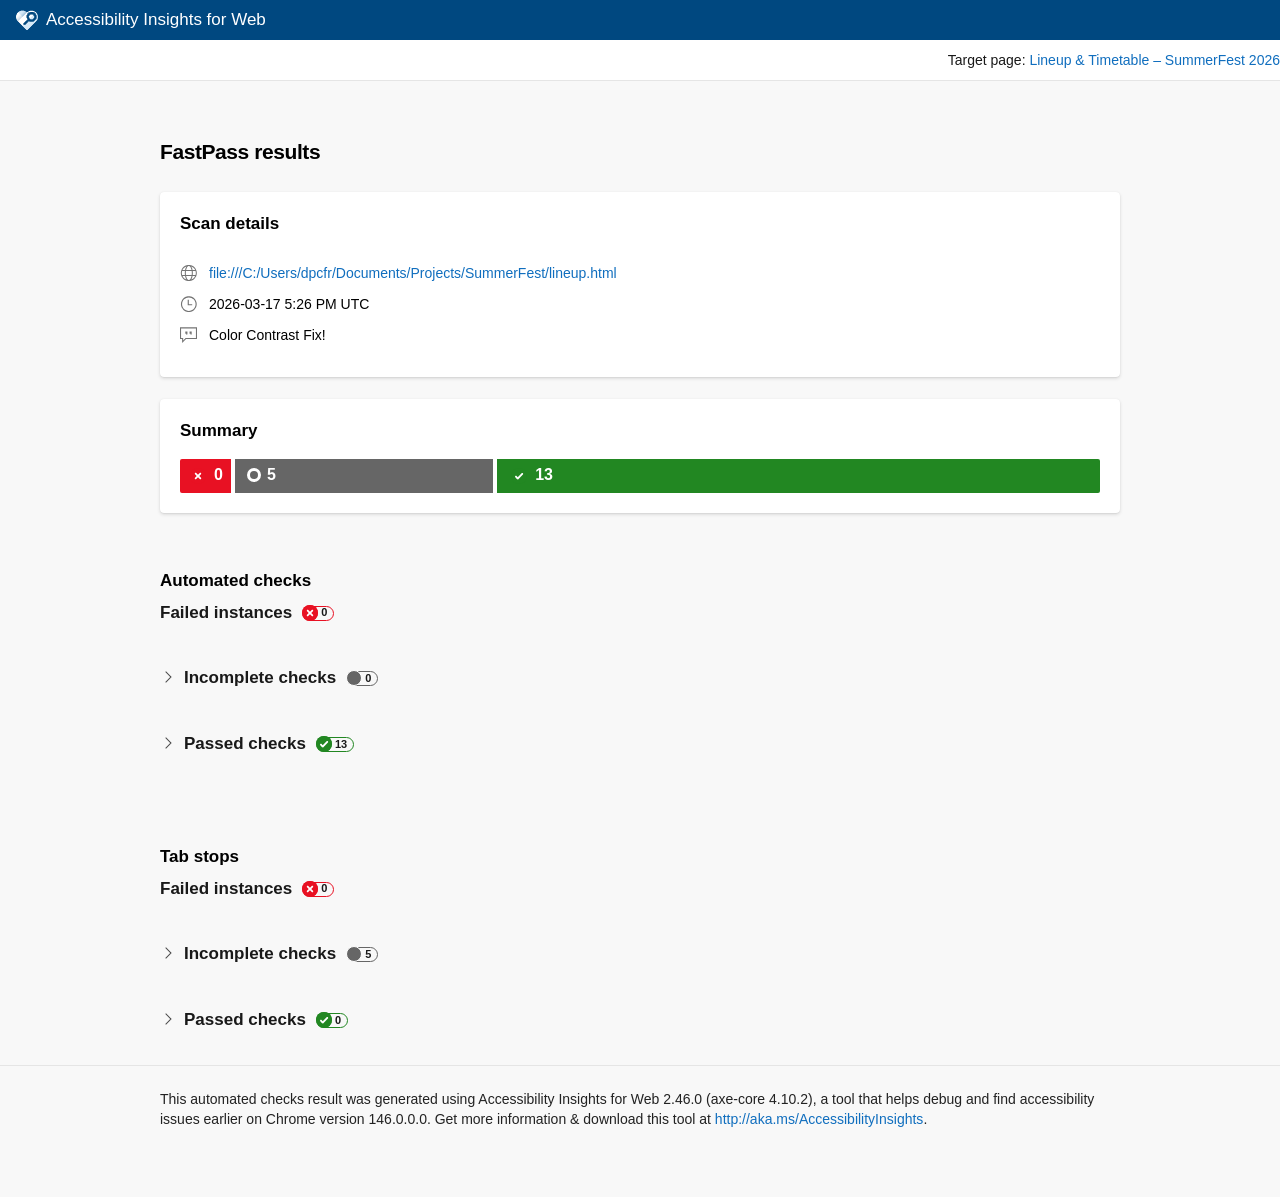
<file: Accessibility Reports/FastPass_20260317_LineupTimetableSumme (1).html>
<!DOCTYPE html><html lang="en"><head><meta charSet="UTF-8"/><title>Accessibility Insights for Web FastPass results</title><style>:root {
  --black: #000;
  --light-black: #161616;
  --white: #fff;
  --brand-blue: #004880;
  --grey: #333;
  --ada-brand-color: var(--brand-blue);
  --primary-text: rgb(0 0 0 / 90%);
  --secondary-text: rgb(0 0 0 / 70%);
  --disabled-text: rgb(0 0 0 / 38%);
  --communication-primary: #106ebe;
  --communication-tint-40: #eff6fc;
  --communication-tint-30: #deecf9;
  --communication-tint-20: #c7e0f4;
  --communication-tint-10: #2b88d8;
  --communication-shade-20: #004578;
  --neutral-0: var(--white);
  --neutral-2: #f8f8f8;
  --neutral-3: #f6f6f6;
  --neutral-4: #f4f4f4;
  --neutral-6: #f2f2f2;
  --neutral-6-5: #f1f1f1;
  --neutral-8: #ebebeb;
  --neutral-10: #dedede;
  --neutral-20: #c8c8c8;
  --neutral-30: #a6a6a6;
  --neutral-55: #6e6e6e;
  --neutral-60: #666;
  --neutral-70: #3c3c3c;
  --neutral-80: var(--grey);
  --neutral-100: var(--black);
  --neutral-alpha-2: rgb(0 0 0 / 2%);
  --neutral-alpha-4: rgb(0 0 0 / 4%);
  --neutral-alpha-6: rgb(0 0 0 / 6%);
  --neutral-alpha-8: rgb(0 0 0 / 8%);
  --neutral-alpha-10: rgb(0 0 0 / 10%);
  --neutral-alpha-20: rgb(0 0 0 / 20%);
  --neutral-alpha-30: rgb(0 0 0 / 30%);
  --neutral-alpha-60: rgb(0 0 0 / 60%);
  --neutral-alpha-70: rgb(0 0 0 / 70%);
  --neutral-alpha-80: rgb(0 0 0 / 80%);
  --neutral-alpha-90: rgb(0 0 0 / 90%);
  --positive-outcome: #228722;
  --negative-outcome: #e81123;
  --neutral-outcome: var(--neutral-60);
  --box-shadow-108: rgb(0 0 0 / 10.8%);
  --box-shadow-132: rgb(0 0 0 / 13.2%);
  --box-shadow-27: rgb(0 0 0 / 27%);
  --screenshot-image-outline: #8b8b8b;
  --card-border: transparent;
  --card-footer-border: var(--neutral-10);
  --header-bar-title-color: var(--neutral-0);
  --help-links-section-background: var(--neutral-4);
  --help-links-section-border: var(--neutral-4);
  --index-circle-background: var(--communication-primary);
  --link-hover: var(--communication-shade-20);
  --link: var(--communication-primary);
  --menu-border: var(--neutral-3);
  --menu-item-background-active: var(--neutral-alpha-8);
  --menu-item-background-hover: var(--neutral-alpha-4);
  --left-nav-icon: var(--neutral-55);
  --pill-background: var(--neutral-alpha-8);
  --pill: var(--primary-text);
  --spinner-text: var(--communication-primary);
  --nav-link-hover: var(--neutral-alpha-8);
  --nav-link-selected: var(--communication-tint-20);
  --nav-link-expanded: var(--communication-tint-40);
  --insights-button-hover: #0179d4;
  --report-footer-text: #222;
  --landmark-contentinfo: #00a88c;
  --landmark-main: #cb2e6d;
  --landmark-complementary: #6b9d1a;
  --landmark-banner: #d08311;
  --landmark-region: #2560e0;
  --landmark-navigation: #9b38e6;
  --landmark-search: #d363d8;
  --landmark-form: #0298c7;
}
:root .high-contrast-theme {
  --ada-brand-color: var(--white);
  --secondary-text: var(--white);
  --primary-text: var(--white);
  --disabled-text: #c285ff;
  --communication-tint-40: #38a9ff;
  --communication-tint-30: var(--communication-tint-10);
  --neutral-0: var(--light-black);
  --neutral-2: var(--light-black);
  --neutral-3: var(--light-black);
  --neutral-4: var(--light-black);
  --neutral-6: var(--light-black);
  --neutral-6-5: var(--light-black);
  --neutral-8: var(--white);
  --neutral-10: var(--light-black);
  --neutral-20: var(--white);
  --neutral-30: var(--white);
  --neutral-55: var(--white);
  --neutral-60: var(--white);
  --neutral-70: var(--white);
  --neutral-80: var(--white);
  --neutral-100: var(--white);
  --neutral-alpha-8: var(--white);
  --neutral-alpha-90: var(--white);
  --positive-outcome: #4ac94a;
  --negative-outcome: #fc7ab1;
  --neutral-outcome: var(--neutral-0);
  --card-border: var(--white);
  --card-footer-border: var(--white);
  --header-bar-title-color: var(--brand-blue);
  --help-links-section-background: transparent;
  --help-links-section-border: var(--white);
  --index-circle-background: var(--communication-tint-40);
  --link-hover: #ff0;
  --link: #ff0;
  --menu-border: var(--grey);
  --menu-item-background-active: var(--communication-tint-40);
  --menu-item-background-hover: var(--grey);
  --left-nav-icon: var(--black);
  --pill-background: var(--white);
  --pill: var(--black);
  --screenshot-image-outline: var(--white);
  --spinner-text: var(--communication-tint-40);
  --nav-link-hover: #2a2a2a;
  --nav-link-selected: var(--communication-tint-40);
  --nav-link-expanded: transparent;
}

.ms-Fabric.is-focusVisible .ms-Nav-group .ms-nav-linkButton:focus::after {
  border: 1px solid var(--neutral-100);
}
@media screen and (forced-colors: active) {
  .ms-Fabric.is-focusVisible .ms-Nav-group .ms-nav-linkButton:focus::after {
    border: 1px dashed windowtext !important;
  }
}

button::after {
  content: "";
  position: absolute;
}

.ms-fontColor-neutralPrimary,
.ms-fontColor-neutralPrimary--hover:hover {
  color: var(--neutral-100) !important;
}

.ms-Fabric {
  color: var(--neutral-100);
}

.insights-link {
  color: var(--link) !important;
  text-decoration: none;
}
@media screen and (forced-colors: active) {
  .insights-link {
    forced-color-adjust: unset;
  }
}
.insights-link:hover {
  color: var(--link-hover) !important;
  text-decoration: underline;
}

.high-contrast-theme .insights-link:hover {
  text-decoration: underline;
}
.high-contrast-theme .is-selected .status-icon {
  color: var(--black) !important;
}

.insights-code {
  font-family: menlo, consolas, courier new, monospace;
}

.ms-Spinner .ms-Spinner-circle {
  border-top-color: var(--spinner-text);
}
.ms-Spinner .ms-Spinner-label {
  color: var(--spinner-text);
}

@media screen and (forced-colors: active) {
  .ms-ContextualMenu button:hover .ms-ContextualMenu-itemText,
  .ms-ContextualMenu button:hover .ms-ContextualMenu-linkText {
    color: highlight;
  }
}

.guidance-tags span {
  font-size: 12px;
  font-weight: normal;
  padding-top: 2px;
  padding-right: 12px;
  padding-bottom: 2px;
  padding-left: 12px;
  color: var(--pill);
  background-color: var(--pill-background);
  border-radius: 120px;
}

.hidden-highlight-button {
  opacity: 0;
  margin: 0;
  padding: 0;
  border: none;
}

.instance-details-card {
  border-radius: 4px;
  border: 1px solid var(--card-border);
  outline-style: "border-style";
  box-shadow: 0 0.6px 1.8px var(--box-shadow-108), 0 3.2px 7.2px var(--box-shadow-132);
  margin-bottom: 16px;
  width: -moz-available;
  width: -webkit-fill-available;
  width: stretch;
}

.instance-details-card-container.selected {
  outline: 5px solid var(--communication-tint-10);
}

.instance-details-card.selected {
  border: 1px solid transparent;
}

.instance-details-card.focused,
.instance-details-card:focus {
  outline: 2px solid var(--primary-text);
  outline-offset: 2px;
}

.instance-details-card.selected.focused,
.instance-details-card.selected:focus {
  outline-offset: 8px;
}

.instance-details-card.interactive {
  cursor: pointer;
}

.instance-details-card.interactive:hover {
  box-shadow: 0 8px 10px var(--box-shadow-108), 0 8px 10px var(--box-shadow-132);
}

.report-instance-table {
  background: var(--neutral-0);
  display: table;
  table-layout: fixed;
  width: -moz-available;
  width: -webkit-fill-available;
  width: stretch;
  border-radius: inherit;
  border-collapse: collapse;
  overflow-wrap: break-word;
  word-break: break-word;
}
.report-instance-table .row {
  display: flex;
  flex-wrap: wrap;
  padding-top: 2px;
  padding-bottom: 14px;
  padding-left: 0;
  padding-right: 20px;
  border-bottom: 0.5px solid var(--neutral-10);
}
.report-instance-table .row > * {
  margin-top: 12px;
  margin-bottom: 0;
  margin-left: 20px;
  margin-right: 0;
  padding: 0;
}
.report-instance-table .row:last-child {
  border-bottom: none;
}
.report-instance-table .row-label {
  flex-basis: 90px;
  flex-shrink: 1;
  flex-grow: 0;
  font-size: 14px;
  line-height: 20px;
  font-weight: 600;
  color: var(--primary-text);
  text-align: left;
}
.report-instance-table .row-content {
  flex-basis: 200px;
  flex-shrink: 1;
  flex-grow: 1;
  color: var(--secondary-text);
  font-size: 14px;
  line-height: 20px;
  align-items: flex-end;
  display: flex;
}

.outcome-summary-bar {
  display: flex;
  flex-grow: 0;
  flex-shrink: 0;
  flex-direction: row;
  flex-wrap: wrap;
  align-items: center;
  margin-top: 16px;
  margin-bottom: 0;
  line-height: 24px;
  font-size: 17px;
  font-weight: 600;
  white-space: pre-wrap;
}
.outcome-summary-bar .block,
.outcome-summary-bar .incomplete,
.outcome-summary-bar .inapplicable,
.outcome-summary-bar .unscannable,
.outcome-summary-bar .pass,
.outcome-summary-bar .fail {
  font-family: 'Segoe UI Web (West European)','Segoe UI','-apple-system',BlinkMacSystemFont,Roboto,'Helvetica Neue',Helvetica,Ubuntu,Arial,sans-serif,'Apple Color Emoji','Segoe UI Emoji','Segoe UI Symbol';
  line-height: 20px;
  font-size: 16px;
  color: var(--neutral-0);
  padding-top: 8px;
  padding-right: 8px;
  padding-bottom: 10px;
  padding-left: 10px;
  height: 16px;
  display: flex;
  align-items: center;
  margin-right: 4px;
}
.outcome-summary-bar .count {
  font-weight: 600;
}
.outcome-summary-bar .fail {
  background-color: var(--negative-outcome);
}
.outcome-summary-bar .fail .check-container {
  position: relative;
  width: 16px;
  height: 16px;
  display: inline-block;
  border-radius: 50%;
  border: 0 solid var(--neutral-0);
}
.outcome-summary-bar .fail .check-container svg circle {
  fill: var(--negative-outcome);
}
.outcome-summary-bar .fail .check-container {
  bottom: -1px;
  margin-right: 8px;
}
.outcome-summary-bar .pass {
  background-color: var(--positive-outcome);
}
.outcome-summary-bar .pass .check-container {
  position: relative;
  width: 16px;
  height: 16px;
  display: inline-block;
  border-radius: 50%;
  border: 0 solid var(--neutral-0);
}
.outcome-summary-bar .pass .check-container svg circle {
  fill: var(--positive-outcome);
}
.outcome-summary-bar .pass .check-container {
  bottom: -1px;
  margin-right: 8px;
  margin-left: 4px;
}
.outcome-summary-bar .inapplicable,
.outcome-summary-bar .unscannable {
  background-color: var(--neutral-outcome);
}
.outcome-summary-bar .inapplicable .check-container,
.outcome-summary-bar .unscannable .check-container {
  position: relative;
  width: 16px;
  height: 16px;
  display: inline-block;
  border-radius: 50%;
  border: 0 solid var(--neutral-0);
}
.outcome-summary-bar .inapplicable .check-container,
.outcome-summary-bar .unscannable .check-container {
  bottom: -1px;
  margin-right: 8px;
  margin-left: 4px;
}
.outcome-summary-bar .incomplete {
  background-color: var(--neutral-outcome);
  color: var(--white);
  border: 2px var(--neutral-60) solid;
  height: 12px;
}
.outcome-summary-bar .incomplete .check-container {
  position: relative;
  width: 8px;
  height: 8px;
  display: inline-block;
  border-radius: 50%;
  border: 3px solid var(--neutral-0);
}
.outcome-summary-bar .incomplete .check-container {
  margin-right: 6px;
  border-color: var(--white);
}
.outcome-summary-bar .summary-bar-left-edge {
  border-top-left-radius: 2px;
  border-bottom-left-radius: 2px;
}
.outcome-summary-bar .summary-bar-right-edge {
  border-top-right-radius: 2px;
  border-bottom-right-radius: 2px;
  margin-right: 0;
}
.outcome-summary-bar .label {
  font-weight: normal;
}

.screen-reader-only {
  position: absolute;
  left: -10000px;
  top: auto;
  height: 1px;
  overflow: hidden;
  clip-path: inset(100% 100% 100% 100%);
}

.check-container svg {
  width: 100%;
  height: 100%;
}

.outcome-chip {
  height: 16px;
  color: var(--primary-text);
  border-radius: 0 8px 8px 0;
  margin-right: 4px;
  margin-bottom: -3px;
  margin-left: 4px;
  display: inline-flex;
  align-items: center;
}
.outcome-chip .icon {
  border-radius: 50%;
  width: 16px;
  height: 16px;
}
.outcome-chip .count {
  font-family: 'Segoe UI Web (West European)','Segoe UI','-apple-system',BlinkMacSystemFont,Roboto,'Helvetica Neue',Helvetica,Ubuntu,Arial,sans-serif,'Apple Color Emoji','Segoe UI Emoji','Segoe UI Symbol';
  line-height: 13px;
  font-size: 11px;
  border-radius: 0 8px 8px 0;
  padding-right: 6px;
  padding-left: 10px;
  font-weight: 700;
  margin-left: -8px;
  height: 13px;
}
@media screen and (forced-colors: active) {
  .outcome-chip .count {
    forced-color-adjust: none;
    border-color: canvastext !important;
    color: canvastext;
  }
}
.outcome-chip.outcome-chip-pass .check-container {
  position: relative;
  width: 16px;
  height: 16px;
  display: inline-block;
  border-radius: 50%;
  border: 0 solid var(--neutral-0);
}
.outcome-chip.outcome-chip-pass .check-container svg circle {
  fill: var(--positive-outcome);
}
.outcome-chip.outcome-chip-pass .check-container {
  background-color: var(--positive-outcome);
}
.outcome-chip.outcome-chip-pass .count {
  background-color: transparent;
  border: 1.5px solid var(--positive-outcome);
  width: max-content;
}
.outcome-chip.outcome-chip-incomplete .check-container, .outcome-chip.outcome-chip-review .check-container {
  position: relative;
  width: 14px;
  height: 14px;
  display: inline-block;
  border-radius: 50%;
  border: 1px solid var(--neutral-0);
}
.outcome-chip.outcome-chip-incomplete .check-container, .outcome-chip.outcome-chip-review .check-container {
  background-color: var(--neutral-60);
}
.outcome-chip.outcome-chip-incomplete .count, .outcome-chip.outcome-chip-review .count {
  background-color: transparent;
  border: 1.5px solid var(--neutral-60);
  width: max-content;
}
.outcome-chip.outcome-chip-fail .check-container {
  position: relative;
  width: 16px;
  height: 16px;
  display: inline-block;
  border-radius: 50%;
  border: 0 solid var(--neutral-0);
}
.outcome-chip.outcome-chip-fail .check-container svg circle {
  fill: var(--negative-outcome);
}
.outcome-chip.outcome-chip-fail .check-container {
  background-color: var(--negative-outcome);
}
.outcome-chip.outcome-chip-fail .count {
  background-color: transparent;
  border: 1.5px solid var(--negative-outcome);
  width: max-content;
}
.outcome-chip.outcome-chip-inapplicable .check-container, .outcome-chip.outcome-chip-unscannable .check-container {
  position: relative;
  width: 16px;
  height: 16px;
  display: inline-block;
  border-radius: 50%;
  border: 0 solid var(--neutral-0);
}
.outcome-chip.outcome-chip-inapplicable .check-container, .outcome-chip.outcome-chip-unscannable .check-container {
  background-color: var(--neutral-outcome);
}
.outcome-chip.outcome-chip-inapplicable .count, .outcome-chip.outcome-chip-unscannable .count {
  background-color: transparent;
  border: 1.5px solid var(--neutral-outcome);
  width: max-content;
}

.outcome-icon-set .outcome-icon {
  margin-left: 4px;
  border-radius: 50%;
}
.outcome-icon-set .outcome-icon-pass .check-container {
  position: relative;
  width: 14px;
  height: 14px;
  display: inline-block;
  border-radius: 50%;
  border: 0 solid var(--neutral-0);
}
.outcome-icon-set .outcome-icon-pass .check-container svg circle {
  fill: var(--positive-outcome);
}
.outcome-icon-set .outcome-icon-incomplete .check-container {
  position: relative;
  width: 12px;
  height: 12px;
  display: inline-block;
  border-radius: 50%;
  border: 1px solid var(--neutral-0);
}
.outcome-icon-set .outcome-icon-incomplete .check-container {
  border-color: var(--neutral-60);
}
.outcome-icon-set .outcome-icon-fail .check-container {
  position: relative;
  width: 14px;
  height: 14px;
  display: inline-block;
  border-radius: 50%;
  border: 0 solid var(--neutral-0);
}
.outcome-icon-set .outcome-icon-fail .check-container svg circle {
  fill: var(--negative-outcome);
}

body {
  font-size: 14px;
  margin: auto;
  background-color: var(--neutral-2);
  color: black;
  font-family: 'Segoe UI Web (West European)','Segoe UI','-apple-system',BlinkMacSystemFont,Roboto,'Helvetica Neue',Helvetica,Ubuntu,Arial,sans-serif,'Apple Color Emoji','Segoe UI Emoji','Segoe UI Symbol';
}

.outer-container {
  box-shadow: 0 1px 0 rgba(0, 0, 0, 0.08);
}
.outer-container .content-container {
  max-width: 960px;
  margin-right: auto;
  margin-left: auto;
  margin-top: 24px;
}
.outer-container .content-container h2 {
  margin: 0;
  font-size: 17px;
  line-height: 24px;
}
@media only screen and (width <= 1000px) {
  .outer-container .content-container {
    margin-top: 24px;
    margin-right: 16px;
    margin-left: 16px;
  }
}

.scan-details-section {
  box-shadow: 0 0.3px 0.9px rgba(0, 0, 0, 0.108), 0 1.6px 3.6px rgba(0, 0, 0, 0.132);
  border-radius: 4px;
  background-color: var(--neutral-0);
  padding: 20px;
  margin-bottom: 22px;
}
.scan-details-section .details-section-list {
  list-style: none;
  font-size: 14px;
  line-height: 16px;
  padding-left: 0;
  display: flex;
  align-items: flex-start;
  justify-content: center;
  flex-direction: column;
}
.scan-details-section h3 {
  margin: 0;
  font-size: 17px;
  line-height: 24px;
}
.scan-details-section li {
  display: inline-block;
  padding-top: 12px;
}
.scan-details-section li .icon {
  padding-right: 12px;
  position: relative;
  top: 3px;
}
.scan-details-section .text {
  word-break: break-all;
}
.scan-details-section .description-text {
  white-space: pre-wrap;
}
.scan-details-section .screen-reader-only {
  position: absolute;
  left: -10000px;
  top: auto;
  height: 1px;
  overflow: hidden;
  clip-path: inset(100% 100% 100% 100%);
}

.report-footer-container {
  max-width: 960px;
  margin-right: auto;
  margin-left: auto;
  margin-bottom: 68px;
  margin-top: 24px;
}
.report-footer-container .report-footer {
  line-height: 20px;
  color: var(--report-footer-text);
}
@media only screen and (width <= 1000px) {
  .report-footer-container {
    margin-right: 16px;
    margin-left: 16px;
  }
}

.report-header-command-bar {
  height: 40px;
  width: 100%;
  display: flex;
  justify-content: end;
  min-height: fit-content;
  align-items: center;
  background-color: var(--neutral-0);
  box-shadow: 0 1px 0 rgba(0, 0, 0, 0.08);
}
.report-header-command-bar .target-page {
  white-space: nowrap;
  margin-left: 16px;
  display: flex;
  color: var(--primary-text);
  font-family: 'Segoe UI Web (West European)','Segoe UI','-apple-system',BlinkMacSystemFont,Roboto,'Helvetica Neue',Helvetica,Ubuntu,Arial,sans-serif,'Apple Color Emoji','Segoe UI Emoji','Segoe UI Symbol';
  font-size: 14px;
  line-height: 20px;
  font-weight: normal;
  min-width: 0;
}
.report-header-command-bar .target-page a {
  white-space: nowrap;
  overflow: hidden;
  text-overflow: ellipsis;
}

.report-congrats-message {
  word-break: break-word;
  overflow-wrap: break-word;
}

.report-congrats-head {
  font-size: 16px;
  font-weight: 600;
  color: var(--primary-text);
  padding-top: 10px;
  padding-right: 0;
  padding-bottom: 10px;
  padding-left: 0;
}

.report-congrats-info {
  font-size: 14px;
  color: var(--secondary-text);
  padding-top: 10px;
  padding-right: 0;
  padding-bottom: 10px;
  padding-left: 0;
}

.sleeping-ada {
  height: 100px;
}

.title-section {
  margin-top: 56px;
}
.title-section h1 {
  font-weight: 600;
  margin-bottom: 24px;
  font-size: 21px;
  line-height: 32px;
  letter-spacing: -0.02em;
}

.results-container {
  margin-top: 56px;
}
.results-container .title-container :is(h1, h2, h3, h4, h5, h6) {
  font-weight: unset;
  margin-block: 0;
  margin-inline: 0;
}

@media screen and (width <= 640px) {
  .outcome-past-tense {
    display: none;
  }
}
.collapsible-container .collapsible-control[aria-expanded=true]::before, .collapsible-container .collapsible-control[aria-expanded=false]::before {
  display: inline-block;
  border-right: 1px solid var(--secondary-text);
  border-bottom: 1px solid var(--secondary-text);
  min-width: 7px;
  width: 7px;
  height: 7px;
  content: "";
  transform-origin: 50% 50%;
  transition: transform 0.1s linear 0s;
}

.summary-section {
  box-shadow: 0 0.3px 0.9px rgba(0, 0, 0, 0.108), 0 1.6px 3.6px rgba(0, 0, 0, 0.132);
  border-radius: 4px;
  background-color: var(--neutral-0);
  padding: 20px;
  margin-bottom: 24px;
}

.result-section {
  padding-bottom: 24px;
}
.result-section .title-container .collapsible-control::before {
  position: relative;
  bottom: 2px;
  margin-right: 14px;
}
.result-section .collapsible-content {
  margin-left: 16px;
}

.collapsible-container .collapsible-control {
  font-family: "Segoe UI Web (West European)", "Segoe UI", -apple-system, BlinkMacSystemFont, Roboto, "Helvetica Neue", Helvetica, Ubuntu, Arial, sans-serif, "Apple Color Emoji", "Segoe UI Emoji", "Segoe UI Symbol";
  background-color: transparent;
  cursor: pointer;
  border: none;
  display: flex;
  align-items: baseline;
  width: 100%;
}
.collapsible-container .collapsible-control:hover {
  background-color: var(--neutral-alpha-4);
}
.collapsible-container:not(.collapsible-rule-details-group) .collapsible-control {
  padding-left: 2px;
  padding-right: 16px;
  position: relative;
}
.collapsible-container .collapsible-control[aria-expanded=false]::before {
  transform: rotate(-45deg);
}
.collapsible-container .collapsible-control[aria-expanded=true]::before {
  transform: rotate(45deg);
}
.collapsible-container .collapsible-content[aria-hidden=true] {
  display: none;
}

ul.instance-details-list {
  list-style-type: none;
  padding-inline-start: unset;
  margin-block-start: unset;
  margin-block-end: unset;
}
ul.instance-details-list li {
  margin-bottom: 16px;
}
ul.instance-details-list li:last-child {
  margin-bottom: unset;
}</style><style>.no-failure-view--X37Kx{font-size:15px;font-weight:400;padding:15px}.assessment-instance-label--gMLtF{width:24px;font-size:14px;height:24px;text-align:center;float:left;margin-right:8px;line-height:24px;color:var(--white)}.assessment-instance-label--gMLtF.radio{width:14px;height:14px;border-radius:50%;margin-top:6px}.assessment-instance-label--gMLtF.not-applicable{font-size:10px}.all-content--F4o2F{display:flex;flex-direction:row;vertical-align:center;font-size:14px;line-height:24px}.instance-header--UjKG9{color:var(--primary-text);white-space:pre}@media screen and (forced-colors: active){.instance-header--UjKG9{color:inherit}}.assessment-instance-textContent--qzfyY{overflow:hidden;white-space:normal;text-overflow:ellipsis;color:var(--secondary-text)}@media screen and (forced-colors: active){.assessment-instance-textContent--qzfyY{color:inherit}}.expand-collapse-all-button--3rBtD{display:flex;padding:unset;padding-right:27px;margin-left:-2px;margin-top:2px}.visual-helper-toggle--pqmC6{display:flex;align-items:center;word-wrap:break-word;margin:unset}.visual-helper-toggle--pqmC6 label{font-family:"Segoe UI Web (West European)",Segoe UI,-apple-system,BlinkMacSystemFont,Roboto,Helvetica Neue,Helvetica,Ubuntu,Arial,sans-serif,"Apple Color Emoji","Segoe UI Emoji",Segoe UI Symbol;font-weight:400;font-size:14px;line-height:20px;margin-right:8px}.cards-visualization-modifiers-container--JD-Mt{display:flex;flex-wrap:wrap}.heading-element-for-level--ifVX6{margin-block-start:unset;margin-block-end:unset}.failed-instances-container--3UUNb .collapsible-content{margin-left:24px}.outcome-chip-container--G5Dfr{min-width:50px}.hidden-highlight-button--vu3B3{opacity:0;margin:0;padding:0;border:none}.instance-details-card--owGQF{border-radius:4px;border:1px solid var(--card-border);outline-style:"border-style";box-shadow:0 .6px 1.8px var(--box-shadow-108),0 3.2px 7.2px var(--box-shadow-132);margin-bottom:16px;width:-moz-available;width:-webkit-fill-available;width:stretch}.instance-details-card-container--KLHTp.selected--wEA4l{outline:5px solid var(--communication-tint-10)}.instance-details-card--owGQF.selected--wEA4l{border:1px solid transparent}.instance-details-card--owGQF.focused--pvBWq,.instance-details-card--owGQF:focus{outline:2px solid var(--primary-text);outline-offset:2px}.instance-details-card--owGQF.selected--wEA4l.focused--pvBWq,.instance-details-card--owGQF.selected--wEA4l:focus{outline-offset:8px}.instance-details-card--owGQF.interactive--an0ab{cursor:pointer}.instance-details-card--owGQF.interactive--an0ab:hover{box-shadow:0 8px 10px var(--box-shadow-108),0 8px 10px var(--box-shadow-132)}.report-instance-table--3VoZX{background:var(--neutral-0);display:table;table-layout:fixed;width:-moz-available;width:-webkit-fill-available;width:stretch;border-radius:inherit;border-collapse:collapse;overflow-wrap:break-word;word-break:break-word}.report-instance-table--3VoZX .row---3i35{display:flex;flex-wrap:wrap;padding:2px 20px 14px 0;border-bottom:.5px solid var(--neutral-10)}.report-instance-table--3VoZX .row---3i35>*{margin:12px 0 0 20px;padding:0}.report-instance-table--3VoZX .row---3i35:last-child{border-bottom:none}.report-instance-table--3VoZX .row-label--FlVZl{flex-basis:90px;flex-shrink:1;flex-grow:0;font-size:14px;line-height:20px;font-weight:600;color:var(--primary-text);text-align:left}.report-instance-table--3VoZX .row-content--07KUh{flex-basis:200px;flex-shrink:1;flex-grow:1;color:var(--secondary-text);font-size:14px;line-height:20px;align-items:flex-end;display:flex}.toast-container--L-5HM{display:inline-block}.toast-content--8-Mx1{background:var(--neutral-70);border-radius:4px;color:var(--neutral-0);padding:14px 20px;width:316px;margin-left:-178px;left:50%;bottom:20px;z-index:1000;position:absolute}.kebab-menu-icon--EUIj-{flex-grow:1;padding:6px 9px!important}@media screen and (forced-colors: active){.kebab-menu-icon--EUIj-{color:buttontext!important}}.kebab-menu-icon--EUIj-:hover{border-style:solid!important;border-width:1px;padding:5px 8px!important}.kebab-menu-button--9Qt0a{margin-right:8px;width:32px;height:32px}.kebab-menu-button--9Qt0a:hover{background-color:var(--menu-item-background-hover)}.kebab-menu-button--9Qt0a.is-expanded{background-color:var(--menu-item-background-active)}@media screen and (forced-colors: active){.kebab-menu-button--9Qt0a.is-expanded .kebab-menu-icon--EUIj-,.kebab-menu-button--9Qt0a:hover .kebab-menu-icon--EUIj-{color:highlight}}.foot--p1DfC{display:flex;justify-content:space-between;align-items:center;background-color:var(--neutral-2);min-height:48px;padding-left:12px;border-top:.5px solid var(--card-footer-border);border-bottom-left-radius:inherit;border-bottom-right-radius:inherit}.foot--p1DfC .highlight-status--xJvvI{display:flex;justify-content:space-between;align-items:center;background:transparent}.foot--p1DfC .highlight-status--xJvvI svg{fill:var(--secondary-text)}@media screen and (forced-colors: active){.foot--p1DfC .highlight-status--xJvvI svg{fill:ButtonFace!important;stroke:ButtonText!important}}.foot--p1DfC .highlight-status--xJvvI label{color:var(--secondary-text);font-size:14px;overflow-wrap:break-word;word-break:break-word}ul.instance-details-list--YfkRy{list-style-type:none;padding-inline-start:unset;margin-block-start:unset;margin-block-end:unset}ul.instance-details-list--YfkRy>li{margin-bottom:16px}ul.instance-details-list--YfkRy>li:last-child{margin-bottom:unset}.rule-more-resources--uw9mc{display:flex;flex-direction:column;margin-bottom:16px;padding:14px 20px;background-color:var(--neutral-0);box-shadow:0 .3px .9px #0000001c,0 1.6px 3.6px #0002;border-radius:4px;border:1px solid var(--card-border);line-height:20px;overflow-wrap:break-word;word-break:break-word}.rule-more-resources--uw9mc .more-resources-title--jOuUL{font-weight:600}.rule-more-resources--uw9mc .rule-details-id--s-TpO{padding-top:12px;padding-bottom:12px}.rule-more-resources--uw9mc .rule-guidance--TIQgm>:not(span:first-of-type){margin-left:8px}.rule-details-group--Tb-LW .rule-detail{font-size:14px;padding:16px 8px;display:flex;align-items:baseline;text-align:left}.rule-details-group--Tb-LW .rule-detail .outcome-chip{vertical-align:middle;margin-bottom:2px}.rule-details-group--Tb-LW .rule-detail .rule-details-id{font-weight:600;color:var(--primary-text);word-break:break-all}.rule-details-group--Tb-LW .rule-detail .rule-details-id a{font-weight:600;color:var(--primary-text)!important}.rule-details-group--Tb-LW .rule-detail .rule-details-id strong{font-weight:600}.rule-details-group--Tb-LW .rule-detail .rule-detail-description{color:var(--secondary-text)!important;word-break:break-all}.collapsible-rule-details-group--V-HWh{box-shadow:0 1px #00000014}.collapsible-rule-details-group--V-HWh .rule-detail{box-shadow:unset}.collapsible-rule-details-group--V-HWh:not(.collapsed){box-shadow:unset}.result-section-title--RGFI5{display:flex;flex-wrap:nowrap;justify-content:flex-start;align-items:center;margin-top:8px;margin-bottom:8px}.result-section-title--RGFI5 .outcome-chip.outcome-chip-fail .count{line-height:11px}.result-section-title--RGFI5 .outcome-chip.outcome-chip-fail svg{margin-bottom:3px}.result-section-title--RGFI5 .title--WBYFE{font-weight:600;font-size:17px;line-height:24px;margin-right:6px;color:var(--primary-text)}.result-section-title--RGFI5 .heading--NdP4Q{font-weight:600;font-size:15px;line-height:20px;margin-right:6px;color:var(--primary-text)}.result-section-title--RGFI5 .outcome-chip-container--BT3j5{display:flex;height:16px}.result-section--HfO9s{padding-bottom:24px}.result-section--HfO9s .title-container--JzN4A .collapsible-control--e42Z7:before{position:relative;bottom:2px}.result-section--HfO9s>h2{margin:0;font-size:17px;line-height:24px}.issues-test-view--d0CNp{background-color:var(--neutral-2);height:100%}.message-bar-height-override--QmwHf{min-height:fit-content}.scanning-spinner--jeHG9{margin-top:50px}div.insights-dialog-main-override--ma4DA{width:75%;max-width:500px;user-select:text}@media screen and (width <= 500px){div.insights-dialog-main-override--ma4DA{min-width:240px;width:75%}}div.insights-dialog-main-override--ma4DA .dialog-body--cmWmz{font-size:16px}.issue-filing-dialog--F9jun .ms-Dialog-title{font-size:21px;line-height:32px;letter-spacing:-.02em;font-weight:600;padding-bottom:0}.issue-filing-dialog--F9jun .ms-Dialog-subText{font-weight:400;font-size:15px;color:var(--secondary-text)}.issue-filing-dialog--F9jun .textfield-description{color:var(--secondary-text);font-style:italic}.action-and-cancel-buttons-component--DF7bf{display:flex;justify-content:flex-end}.action-and-cancel-buttons-component--DF7bf .action-cancel-button-col--RMfN-+.action-cancel-button-col--RMfN-{margin-left:8px}.details-disabled-message--NGo5z{margin-top:5px;margin-bottom:5px;font-size:14px}.issues-table--0jawk{background-color:var(--neutral-2);width:calc(100% - 48px);display:flex;flex-direction:column;padding-top:24px;padding-right:24px;padding-left:24px}.issues-table--0jawk .issues-table-subtitle--SwQ6H{color:var(--secondary-text);max-width:570px;font-size:14px;margin-top:4px;margin-bottom:16px}.issues-table--0jawk .issues-table-content--SD1dX{height:100%;display:flex;flex-direction:column;min-height:0}.insights-command-button--T-hSI .command-bar-button-icon--nEHZq{line-height:16px}.insights-command-button--T-hSI:disabled{color:var(--disabled-text)}.insights-command-button--T-hSI:disabled .command-bar-button-icon--nEHZq{color:var(--disabled-text)}.insights-command-button--T-hSI:active:not(:disabled) .command-bar-button-icon--nEHZq{color:var(--primary-text)}@media screen and (forced-colors: active){.insights-command-button--T-hSI,.insights-command-button--T-hSI .command-bar-button-icon--nEHZq,.insights-command-button--T-hSI:hover .command-bar-button-icon--nEHZq{color:buttontext}}.inline-start-over-button--8yKbR{height:fit-content;padding:4px;margin-bottom:-4px;vertical-align:text-bottom;border-color:var(--secondary-text);background-color:var(--neutral-0)}.static-content-in-details-view--RtXb0{padding-top:24px;padding-right:24px;padding-left:24px;margin-bottom:auto;background-color:var(--neutral-2);height:100%}.static-content-in-details-view--RtXb0 ol{-webkit-padding-start:16px;padding-inline-start:16px}.static-content-in-details-view--RtXb0 ol li ul li{list-style-type:disc}.static-content-in-details-view--RtXb0 i{font-size:16px}.details-view-toggle--kKKiI{margin-bottom:0;margin-top:12px;height:40px;background-color:var(--neutral-4)}.details-view-toggle--kKKiI .ms-Toggle-label{float:left;margin:5px 8px;color:var(--neutral-100)}.details-view-toggle--kKKiI .ms-Toggle-innerContainer{margin:10px 0}.target-page-changed-subtitle--lbFxS{color:var(--secondary-text);max-width:570px;font-size:14px;margin-top:4px;margin-bottom:16px}.header-with-content-link--IJtjj{display:flex}.header-with-content-link--IJtjj h1{margin-right:8px}.header-with-content-link--IJtjj div{align-self:center}.high-contrast-theme .insights-tooltip--DwELH{outline-style:solid;outline-width:1px;outline-color:var(--white)}.insights-tooltip-host--MhYAf{display:inline-block;min-width:0}.insights-link---UKMy{display:flex}.insights-link---UKMy:hover,.insights-link---UKMy:active{text-decoration:none!important}span.collapsible-title--fMRHE{padding-left:.5vw}.collapsible--hRtW-{padding:0;cursor:pointer;width:100%;border:none;outline:none;line-height:.25px;display:flex;justify-content:flex-start;align-items:center}.collapsible--hRtW- h2{font-weight:300;font-size:17px}.collapsible-content--nz7H1{overflow:hidden;padding-left:calc(.5vw + 13px)}.tab-stops-test-view-container--uW09o{background-color:var(--neutral-2);height:100%}.tab-stops-test-view--PVoaa{padding-top:24px;padding-right:24px;padding-left:24px;margin-bottom:auto;background-color:var(--neutral-2)}.tab-stops-test-view--PVoaa i{font-size:16px}.tab-stops-test-view--PVoaa .tab-stops-test-view-header--IiOGa{margin-right:8px}.requirement-table-title--v1y2E{font-weight:600;font-size:17px;line-height:24px;margin-bottom:unset}.visual-helper-toggle--1ssaD{display:flex;align-items:center;word-wrap:break-word;margin:unset}.visual-helper-toggle--1ssaD label{font-family:"Segoe UI Web (West European)",Segoe UI,-apple-system,BlinkMacSystemFont,Roboto,Helvetica Neue,Helvetica,Ubuntu,Arial,sans-serif,"Apple Color Emoji","Segoe UI Emoji",Segoe UI Symbol;font-weight:400;font-size:14px;line-height:20px;margin-right:8px;font-weight:600}.requirement-how-to-test-header--myxoc{font-weight:600;font-size:17px;line-height:24px;padding-left:.5vw;display:block}.requirement-instructions-header--z7LRH{font-style:normal;font-weight:600;font-size:16px;line-height:20px;padding-left:.5vw;display:block}.requirement-instructions--IW7Iz{font-family:"Segoe UI Web (West European)",Segoe UI,-apple-system,BlinkMacSystemFont,Roboto,Helvetica Neue,Helvetica,Ubuntu,Arial,sans-serif,"Apple Color Emoji","Segoe UI Emoji",Segoe UI Symbol}.requirement-instructions--IW7Iz p,.requirement-instructions--IW7Iz ol,.requirement-instructions--IW7Iz li{margin-top:5px;margin-bottom:5px}.requirement-instructions--IW7Iz ol{-webkit-padding-start:16px;padding-inline-start:16px}.requirement-instructions--IW7Iz ol ol{list-style-type:lower-alpha}.requirement-instructions--IW7Iz ol ol ol{list-style-type:lower-roman}.generic-panel--xXyG-{color:var(--neutral-100)}.header-text--UvZ3Z{font-weight:600;font-size:21px;line-height:32px;letter-spacing:-.02em;color:var(--neutral-100);margin-bottom:20px}.failure-instance-panel--zQ5Wt .observed-failure-textfield--Rf8Co{padding-bottom:12px}.failure-instance-panel--zQ5Wt .header-text{font-size:21px}.failure-instance-snippet-empty-body--PUexR{margin-top:8px;margin-bottom:24px;color:var(--secondary-text)}.failure-instance-snippet-title--f2lSB{margin-top:24px;margin-bottom:8px;color:var(--primary-text)}.failure-instance-selector-note--u4Ug1{color:var(--secondary-text);margin-top:8px;margin-bottom:8px}.failure-instance-snippet-filled-body--9MFyu{margin-top:8px;margin-bottom:24px;padding:12px 16px;max-height:200px;color:var(--primary-text);background-color:var(--neutral-4);overflow-y:scroll;word-wrap:break-word}.failure-instance-snippet-error--twv1z{margin-top:9px;margin-bottom:50px;margin-left:9px;color:var(--secondary-text);display:flex;flex-direction:row}.failure-instance-snippet-error-icon--lxIV1{color:var(--negative-outcome);padding:3px 8px}.edit-button--hhwNy{font-size:16px!important;line-height:24px!important;color:var(--neutral-100)!important}.edit-button--hhwNy:hover,.edit-button--hhwNy:focus{color:linktext!important}@media screen and (forced-colors: active){.edit-button--hhwNy{color:inherit!important}}@media screen and (forced-colors: active) and (forced-colors: active){.edit-button--hhwNy{forced-color-adjust:unset}}@media screen and (forced-colors: active){.edit-button--hhwNy:hover,.edit-button--hhwNy:focus{color:initial!important}}.choice-group-container--5SzTv{display:flex}.secondary-controls-wrapper--pUCeO{margin-left:4px}@media screen and (forced-colors: active){.ms-DetailsRow .secondary-controls-wrapper--pUCeO button{color:buttontext;background-color:canvas}.ms-DetailsRow .secondary-controls-wrapper--pUCeO button:focus:after{content:"";position:absolute;inset:2px;border:1px solid transparent;outline:buttontext solid 2px;z-index:1}.ms-DetailsRow .secondary-controls-wrapper--pUCeO button:hover{color:highlight;background-color:canvas}}.radio-button-group--w7ZAq{column-gap:8px;display:flex;flex-direction:row;align-items:center;min-height:32px}.radio-button-option--xvPFh{margin-top:0}.radio-button-option--xvPFh .radio-button-option-field--Nk--O{min-width:20px}.radio-button-option--xvPFh .radio-button-option-pass--HpvMz.is-checked:before,.radio-button-option--xvPFh .radio-button-option-pass--HpvMz.is-checked:after{border-color:var(--positive-outcome)}.radio-button-option--xvPFh .radio-button-option-fail--9vbVp.is-checked:before,.radio-button-option--xvPFh .radio-button-option-fail--9vbVp.is-checked:after{border-color:var(--negative-outcome)}@media screen and (forced-colors: active){.ms-DetailsRow .radio-button-option--xvPFh .radio-button-option-field--Nk--O:before{background-color:canvas;border-color:buttontext}.radio-button-option--xvPFh .radio-button-option-field--Nk--O.is-checked:before,.radio-button-option--xvPFh .radio-button-option-field--Nk--O.is-checked:after,.radio-button-option--xvPFh .radio-button-option-field--Nk--O:hover:before,.radio-button-option--xvPFh .radio-button-option-field--Nk--O:hover:after{forced-color-adjust:none;border-color:highlight!important}.radio-button-option--xvPFh .radio-button-option-field--Nk--O.is-checked:before,.radio-button-option--xvPFh .radio-button-option-field--Nk--O:hover:before{background-color:highlighttext}.radio-button-option--xvPFh .radio-button-option-field--Nk--O.is-checked:after,.radio-button-option--xvPFh .radio-button-option-field--Nk--O:hover:after{background-color:highlight}}.requirement-column--4Ii53{font-size:14px;color:var(--primary-text);white-space:normal}@media screen and (forced-colors: active){.requirement-column--4Ii53{color:inherit}}.pass-fail-column-cell--O-JFD{display:flex;align-items:center;min-height:47px}.requirement-name--Gl1fk{font-weight:600}.requirement-table--cJAxX>div[role=grid]{padding-bottom:20px}.tab-stops-failure-instance-section--PhQjL{padding-bottom:24px}.tab-stops-failure-instance-section--PhQjL .title-container--bvoQk .collapsible-control--UVHg4:before{position:relative;bottom:2px}.tab-stops-failure-instance-section--PhQjL>h2{margin:0;font-size:17px;line-height:24px}.change-assessment-dialog-modal--wvGCI .ms-Overlay{background-color:var(--neutral-alpha-60)}.change-assessment-dialog--6rXKH{border-radius:6px;box-shadow:0 0 10px 0 var(--neutral-alpha-60)}.change-assessment-dialog--6rXKH .ms-Dialog-title{font-weight:600}.change-assessment-dialog--6rXKH .change-assessment-dialog-button-container--akgQr{display:flex;flex-wrap:wrap;justify-content:flex-end}.change-assessment-dialog--6rXKH .change-assessment-dialog-button-container--akgQr .action-cancel-button-col---ILlC{text-align:right;padding-left:0;margin-top:4px}.change-assessment-dialog--6rXKH .change-assessment-dialog-button-container--akgQr .action-cancel-button-col---ILlC+.action-cancel-button-col---ILlC{margin-left:8px}.change-assessment-dialog--6rXKH .change-assessment-dialog-button-container--akgQr button{padding:0;height:32px}.change-assessment-dialog--6rXKH .change-assessment-dialog-button-container--akgQr .continue-button--Iui0u button{width:140px}.restart-button--1-9nA button{width:85px}.getting-started-view--7gL6C{margin-right:18px;margin-left:18px;padding-left:6px;padding-top:1vh;padding-bottom:1vh;display:flex;flex-direction:column;height:100%;justify-content:space-between}.getting-started-header--JP1v7{font-weight:600;font-size:21px;line-height:32px;letter-spacing:-.02em;padding-top:8px}.getting-started-header--JP1v7 i{font-size:16px}.getting-started-header-title--HzdQh{margin-right:8px}.getting-started-title--NaMyN{font-weight:600;font-size:17px;line-height:24px}.next-requirement-button--o-C01{align-self:flex-end}.requirement-view--VJpPz{margin-right:18px;margin-left:18px;padding-left:6px;padding-top:1vh;display:flex;flex-direction:column;height:100%;justify-content:space-between}.requirement-view--VJpPz .next-requirement-button-container--hiHnU{display:flex;flex-direction:column;align-self:flex-end}.requirement-view--VJpPz .next-requirement-button--MB2Mv{align-self:flex-end;margin-bottom:1vh;margin-top:1vh}.requirement-view--VJpPz .requirement-content--6UOi3{padding-left:32px}@media screen and (width >= 1200px){.requirement-view--VJpPz .requirement-content--6UOi3{display:grid;grid-template-columns:1fr 308px}}.requirement-view--VJpPz .requirement-content--6UOi3 .main-content--z1Mtq{margin-top:10px;width:90%;margin-right:32px}.requirement-view--VJpPz .requirement-content--6UOi3 .main-content--z1Mtq h3{font-weight:600;font-size:17px}.requirement-view--VJpPz .requirement-context-box--rueqd{width:308px;height:fit-content;margin-right:32px}@media screen and (width <= 1200px){.requirement-view--VJpPz .requirement-context-box--rueqd{width:100%;padding-top:0;margin-bottom:40px;margin-top:24px}}.details-view-spinner{width:100%}.visual-helper{display:flex;padding-top:1.5vh;flex-wrap:wrap}.visual-helper .visual-helper-text{padding-right:.9vh;font-family:"Segoe UI Web (West European)",Segoe UI,-apple-system,BlinkMacSystemFont,Roboto,Helvetica Neue,Helvetica,Ubuntu,Arial,sans-serif,"Apple Color Emoji","Segoe UI Emoji",Segoe UI Symbol;font-size:14px;line-height:20px}.no-matching-elements{font-weight:700}.left-nav-link-container--PKncK{margin-left:10px;color:var(--primary-text);display:flex;flex-wrap:nowrap;justify-content:flex-start;min-height:44px;align-items:center}.is-selected .left-nav-link-container--PKncK{color:var(--light-black)}.left-nav-link-container--PKncK .link-icon--l1jgX{font-size:24px}.index-circle--UxApC{display:inline-block;border-radius:50%;border:1px solid var(--neutral-20);width:1.5em;line-height:1.5em;padding:.07em;margin-top:.23em;color:var(--secondary-text);background:var(--neutral-0);text-align:center}li .is-expanded .index-circle--UxApC,.ms-Nav-compositeLink.is-selected .index-circle--UxApC{color:var(--neutral-0);background:var(--index-circle-background);border-color:var(--neutral-0)}.requirement-status-icon--5eCA-{font-size:20px}.test-name--T6ba5{padding-left:20px;display:inline-block;white-space:pre-wrap;line-height:20px}.requirement-detail--A9HmV{font-size:14px;padding:16px 8px;display:flex;align-items:baseline;text-align:left}.requirement-detail--A9HmV strong{font-weight:600}.requirement-detail--A9HmV .outcome-chip{vertical-align:middle;margin-bottom:2px}.requirement-detail-description--LIhWd{font-family:"Segoe UI Web (West European)",Segoe UI,-apple-system,BlinkMacSystemFont,Roboto,Helvetica Neue,Helvetica,Ubuntu,Arial,sans-serif,"Apple Color Emoji","Segoe UI Emoji",Segoe UI Symbol;font-weight:400;font-size:14px;line-height:20px;word-break:break-all}.requirement-details-id--tFytl{font-weight:600;color:var(--primary-text);word-break:break-all}.requirement-details-id--tFytl a{font-weight:600;color:var(--primary-text)}.edit-button--ssAtN{margin-left:4px;margin-right:10px;padding-left:3px;padding-right:3px;font-size:16px!important;line-height:24px!important;color:var(--neutral-100)!important}.edit-button--ssAtN:hover,.edit-button--ssAtN:focus{color:linktext!important}@media screen and (forced-colors: active){.edit-button--ssAtN{color:inherit!important}}@media screen and (forced-colors: active) and (forced-colors: active){.edit-button--ssAtN{forced-color-adjust:unset}}@media screen and (forced-colors: active){.edit-button--ssAtN:hover,.edit-button--ssAtN:focus{color:initial!important}}.remove-button--7aB3w{font-size:16px;line-height:24px;color:var(--negative-outcome)!important}.remove-button--7aB3w:hover,.remove-button--7aB3w:focus{color:linktext!important}@media screen and (forced-colors: active){.remove-button--7aB3w{color:inherit!important}}@media screen and (forced-colors: active) and (forced-colors: active){.remove-button--7aB3w{forced-color-adjust:unset}}@media screen and (forced-colors: active){.remove-button--7aB3w:hover,.remove-button--7aB3w:focus{color:initial!important}}.collapsible-requirement-details-group--A40l5{box-shadow:0 1px #00000014}.collapsible-requirement-details-group--A40l5 .no-instances--hnZaA{font-style:italic;padding-left:20px}.collapsible-requirement-details-group--A40l5:not(.collapsed){box-shadow:unset}.instance-list--hveoz th{color:var(--primary-text);padding-top:14px;padding-bottom:14px;padding-left:20px}.header-bar--11Oyo{display:flex;flex-wrap:nowrap;justify-content:flex-start;align-items:center;align-content:stretch;background-color:var(--ada-brand-color);min-height:40px;width:100%}.header-bar--11Oyo .header-icon{margin-left:16px;height:22px;width:22px;flex-shrink:0}.header-bar--11Oyo .header-title--uc-c9{margin-right:32px;margin-left:8px;color:var(--header-bar-title-color);font-size:16px;font-family:"Segoe UI Web (West European)",Segoe UI,-apple-system,BlinkMacSystemFont,Roboto,Helvetica Neue,Helvetica,Ubuntu,Arial,sans-serif,"Apple Color Emoji","Segoe UI Emoji",Segoe UI Symbol;white-space:nowrap;overflow:hidden;text-overflow:ellipsis}.header-bar--11Oyo .spacer--TSsDE{flex:1 1 auto}.header-bar--11Oyo .far-items--PJa8J{display:flex;justify-content:flex-end;align-items:center;margin-right:12px}.header-bar--11Oyo .far-items--PJa8J button,.header-bar--11Oyo .far-items--PJa8J button:focus,.header-bar--11Oyo .far-items--PJa8J button:hover,.header-bar--11Oyo .far-items--PJa8J button:active,.header-bar--11Oyo .far-items--PJa8J button:hover:active{background-color:unset}.header-bar--11Oyo .far-items--PJa8J i{font-size:20px;color:var(--neutral-0)}.no-content-available--AkB77{margin-left:24px;margin-right:24px}.assessment-report-summary--grvEl{margin-bottom:40px;display:flex;flex-direction:column;width:100%}.assessment-report-summary--grvEl>h2{font-family:"Segoe UI Web (West European)",Segoe UI,-apple-system,BlinkMacSystemFont,Roboto,Helvetica Neue,Helvetica,Ubuntu,Arial,sans-serif,"Apple Color Emoji","Segoe UI Emoji",Segoe UI Symbol;font-size:21px;line-height:32px;font-weight:600;letter-spacing:-.02em;color:var(--primary-text);margin:0}.assessment-report-summary--grvEl .test-details-text--47PEJ{font-weight:600;font-size:17px;line-height:24px;color:var(--primary-text);font-family:"Segoe UI Web (West European)",Segoe UI,-apple-system,BlinkMacSystemFont,Roboto,Helvetica Neue,Helvetica,Ubuntu,Arial,sans-serif,"Apple Color Emoji","Segoe UI Emoji",Segoe UI Symbol;margin-top:16px;margin-bottom:21px}.assessment-summary-details--arc8Q{display:flex}.assessment-summary-details--arc8Q .assessment-summary-details-body--qsVeE{column-count:2;column-gap:4%;display:block;width:100%;align-items:start}@media screen and (width <= 900px){.assessment-summary-details--arc8Q .assessment-summary-details-body--qsVeE{column-count:1}}.assessment-summary-details--arc8Q .assessment-summary-details-body--qsVeE .assessment-summary-details-row--oLVSA{display:inline-block;width:100%}.assessment-summary-details--arc8Q .assessment-summary-details-body--qsVeE .assessment-summary-details-row--oLVSA .test-summary--8yOic{display:flex;width:98%;padding:12px 10px;justify-content:space-between;border-bottom:var(--neutral-alpha-8) solid 1px}.assessment-summary-details--arc8Q .assessment-summary-details-body--qsVeE .assessment-summary-details-row--oLVSA .test-summary-status--8hl4z{display:flex;align-items:center;white-space:nowrap}.assessment-summary-details--arc8Q .assessment-summary-details-body--qsVeE .assessment-summary-details-row--oLVSA .test-summary-display-name--f1XR-{font-size:14px;line-height:20px;white-space:nowrap;font-weight:600}.report-header-bar--SDV11{display:flex;justify-content:flex-start;align-items:center;flex-wrap:nowrap;background-color:var(--ada-brand-color);height:40px;width:100%}.report-header-bar--SDV11 .header-icon{flex-shrink:0;margin-left:16px;height:22px;width:22px}.report-header-bar--SDV11 .header-text--EdTxw{margin-left:8px;color:var(--header-bar-title-color);flex-shrink:1;white-space:nowrap;overflow:hidden;text-overflow:ellipsis;font-family:"Segoe UI Web (West European)",Segoe UI,-apple-system,BlinkMacSystemFont,Roboto,Helvetica Neue,Helvetica,Ubuntu,Arial,sans-serif,"Apple Color Emoji","Segoe UI Emoji",Segoe UI Symbol;font-weight:400;font-size:17px;line-height:24px}.report-header-command-bar--NJWdl{height:40px;width:100%;display:flex;justify-content:end;min-height:fit-content;align-items:center;background-color:var(--neutral-0);box-shadow:0 1px #00000014}.report-header-command-bar--NJWdl .target-page--hjh44{white-space:nowrap;margin-left:16px;display:flex;color:var(--primary-text);font-family:"Segoe UI Web (West European)",Segoe UI,-apple-system,BlinkMacSystemFont,Roboto,Helvetica Neue,Helvetica,Ubuntu,Arial,sans-serif,"Apple Color Emoji","Segoe UI Emoji",Segoe UI Symbol;font-size:14px;line-height:20px;font-weight:400;min-width:0}.report-header-command-bar--NJWdl .target-page--hjh44 a{white-space:nowrap;overflow:hidden;text-overflow:ellipsis}.collapsible-container--QD-3d .collapsible-control--Q0Wlq[aria-expanded=true]:before,.collapsible-container--QD-3d .collapsible-control--Q0Wlq[aria-expanded=false]:before{display:inline-block;border-right:1px solid var(--secondary-text);border-bottom:1px solid var(--secondary-text);min-width:7px;width:7px;height:7px;content:"";transform-origin:50% 50%;transition:transform .1s linear 0s}.collapsible-container--QD-3d .collapsible-control--Q0Wlq{font-family:"Segoe UI Web (West European)",Segoe UI,-apple-system,BlinkMacSystemFont,Roboto,Helvetica Neue,Helvetica,Ubuntu,Arial,sans-serif,"Apple Color Emoji","Segoe UI Emoji",Segoe UI Symbol;background-color:transparent;cursor:pointer;border:none;display:flex;align-items:baseline;width:100%;height:fit-content}.collapsible-container--QD-3d .collapsible-control--Q0Wlq:hover{background-color:var(--neutral-alpha-4);color:var(--primary-text)}.collapsible-container--QD-3d .collapsible-control--Q0Wlq[aria-expanded=false]:before{transform:rotate(-45deg)}.collapsible-container--QD-3d .collapsible-control--Q0Wlq[aria-expanded=true]:before{transform:rotate(45deg)}.collapsible-container--QD-3d .collapsible-container-content--qeM4P{margin-left:24px}.collapsible-container--QD-3d .collapsible-container-content--qeM4P[aria-hidden=true]{display:none}.collapsible-title--wdkYZ{padding-left:.5vw}.fix-instruction-color-box--DQpQE{width:14px;height:14px;display:inline-block;vertical-align:-5%;margin-right:2px;margin-left:2px;border:1px solid var(--light-black)}@media screen and (forced-colors: active){.fix-instruction-color-box--DQpQE{forced-color-adjust:none}}.screen-reader-only--6LUiO{position:absolute;left:-10000px;top:auto;height:1px;overflow:hidden;clip-path:inset(100% 100% 100% 100%)}.path-list--MxxKM{padding-left:16px;list-style-type:disc}.multi-line-text-yes-bullet--TXyX-{padding-left:16px}.multi-line-text-yes-bullet--TXyX- li{list-style-type:disc;margin-bottom:4px}.multi-line-text-no-bullet--AUXXt{padding-left:0;list-style:none}.multi-line-text-no-bullet--AUXXt li:not(:last-child){margin-bottom:4px}.combination-lists--boK5y{flex-direction:column;display:flex}.urls-row-content--JDdRx{padding-left:16px}.urls-row-content--JDdRx li{list-style-type:disc;margin-bottom:4px}.urls-row-content-new-Failure--oL5lS{color:var(--negative-outcome);font-weight:700}.how-to-fix-content--Zz96u{margin-bottom:16px}.how-to-fix-content--Zz96u ul{padding-left:16px}.how-to-fix-content--Zz96u ul li{list-style-type:disc;margin-bottom:4px}.snippet--hSNfv{font-family:menlo,consolas,courier new,monospace;white-space:normal}.generic-toggle-component--QDn1m{margin-bottom:4vh}.generic-toggle-component--QDn1m .toggle-container--N5sJJ{display:flex;justify-content:space-between;margin-bottom:1vh}.generic-toggle-component--QDn1m .toggle-container--N5sJJ .toggle-name--Q9yh2{font-weight:600;font-size:17px;line-height:24px}.generic-toggle-component--QDn1m .toggle-container--N5sJJ .toggle--983Do{margin-left:12px;margin-top:3px;margin-bottom:unset}.generic-toggle-component--QDn1m .toggle-description--ieTgg{color:var(--primary-text)}.overview-heading-content--eGCNq{color:var(--secondary-text);font-weight:400;line-height:20px;font-size:15px}.overview-heading--hhrss{margin-bottom:40px}.overview-heading--hhrss h1{font-weight:700!important;line-height:40px;font-size:28px!important;letter-spacing:-.04em;color:var(--primary-text)!important;padding-bottom:16px;padding-top:24px}.overview-help-section---P--0{width:308px;height:168px;padding-top:24px;margin-right:32px}@media screen and (width <= 1200px){.overview-help-section---P--0{padding-top:0;margin-bottom:40px}}.overview--3Z80y{display:flex;flex-direction:row;flex-wrap:wrap;padding-left:32px}.overview--3Z80y .overview-text-summary-section--Hbc5v{display:flex;flex-direction:column;flex:1 1 50%;align-items:flex-start;width:90%;margin-right:32px}.help-link--ycqMv{padding-top:5px;padding-bottom:5px;font-family:"Segoe UI Web (West European)",Segoe UI,-apple-system,BlinkMacSystemFont,Roboto,Helvetica Neue,Helvetica,Ubuntu,Arial,sans-serif,"Apple Color Emoji","Segoe UI Emoji",Segoe UI Symbol;line-height:20px;font-size:14px;color:var(--communication-primary)}.overview-help-container--CIf5X{padding-top:20px;padding-left:24px;padding-bottom:24px;border-radius:4px;background-color:var(--help-links-section-background);border:1px solid var(--help-links-section-border);box-sizing:border-box}.help-heading--SkWwv{font-weight:600;font-size:17px;padding:0;margin-block-end:1em;margin-inline-start:0;margin-inline-end:0}.left-nav-hamburger-button---jYWo{margin-left:11px}.high-contrast-theme--gB86W .left-nav-hamburger-button---jYWo{color:var(--neutral-alpha-90)}.ms-Button.left-nav-hamburger-button---jYWo:focus:after{border:1px var(--neutral-0) solid}.command-bar-buttons-menu-button--jiAf3{font-size:16px}.command-bar-buttons-submenu--TunVw{min-width:fit-content}.command-bar-buttons-submenu--TunVw button{height:36px}.command-bar-buttons-menu--UEARX{height:40px}.details-view-command-buttons--BkYsp{display:flex;margin-right:16px;white-space:nowrap}.details-view-command-bar--3BkZm{height:40px;width:100%;display:flex;justify-content:space-between;min-height:fit-content;align-items:center;background-color:var(--neutral-0);font-size:14px;font-weight:400;border-bottom:1px solid var(--neutral-alpha-8)}.details-view-command-bar--3BkZm .details-view-target-page--CqPLT{margin-left:12px;padding:8px;display:inherit;white-space:nowrap;overflow:hidden;text-overflow:ellipsis;color:var(--primary-text);flex:1 1 auto}.target-page-title--DBzsa{width:100%;text-overflow:ellipsis;display:inline-block;overflow:hidden}.target-page-link--2MENu{width:100%}.invalid-load-assessment-dialog--MWP29 button{width:140px}.load-button--f6OXK button{width:140px}.details-view-test-nav-area--JYw22{box-sizing:border-box;overflow-x:hidden}@media screen and (forced-colors: active){.details-view-test-nav-area--JYw22 a:focus{border:3px highlighttext solid}}.details-view-test-nav-area--JYw22 li .is-selected{background-color:var(--nav-link-selected)}.details-view-test-nav-area--JYw22 li .is-selected a,.details-view-test-nav-area--JYw22 li .is-selected button{background-color:var(--nav-link-selected)!important}.details-view-test-nav-area--JYw22 li .is-expanded,.details-view-test-nav-area--JYw22 li .is-expanded+ul{background-color:var(--nav-link-expanded)}.details-view-test-nav-area--JYw22 li .ms-Nav-compositeLink:hover a,.details-view-test-nav-area--JYw22 li .ms-Nav-compositeLink:hover button{background-color:var(--nav-link-hover)}a.nav-link-button--F41J7:hover,a.nav-link-button--F41J7:active,a.nav-link-button--F41J7:focus,a.nav-link-button--F41J7:active:hover,button.nav-link-button--F41J7:hover,button.nav-link-button--F41J7:active,button.nav-link-button--F41J7:focus,button.nav-link-button--F41J7:active:hover{text-decoration:none}@media screen and (forced-colors: active){a.nav-link-button--F41J7,button.nav-link-button--F41J7{forced-color-adjust:unset}}.export-dialog--5ThRt{max-width:640px;width:75%;min-width:240px!important;user-select:text}.requirement-context-container--Dc5-8{padding:20px 24px 24px;border-radius:4px;background-color:var(--help-links-section-background);border:1px solid var(--help-links-section-border);box-sizing:border-box}.requirement-context-container--Dc5-8 p{margin-block-end:2em}.context-heading--5sSk4{font-weight:600;font-size:17px;padding:0;margin-block-end:1em;margin-inline-start:0;margin-inline-end:0}.context-links--sotZo>*{font-family:"Segoe UI Web (West European)",Segoe UI,-apple-system,BlinkMacSystemFont,Roboto,Helvetica Neue,Helvetica,Ubuntu,Arial,sans-serif,"Apple Color Emoji","Segoe UI Emoji",Segoe UI Symbol;font-size:14px}.context-links--sotZo>*.ms-Button{padding:0 0 5px;margin:0;height:max-content;border:none}.context-links--sotZo>* .ms-Button-label{margin-left:0;margin-right:0;line-height:20px;color:var(--link)}.context-links--sotZo>* .ms-Button-label:hover{color:var(--link-hover)}@media screen and (forced-colors: active){.context-links--sotZo>* .ms-Button-label{color:linktext}.context-links--sotZo>* .ms-Button-label:hover{color:linktext}}.requirement-view-title--KCjY-{font-weight:600;font-size:21px;line-height:32px;letter-spacing:-.02em;color:var(--primary-text);display:flex;align-items:center}.start-over-menu-item---gz1Z .start-over-menu-item-icon--4qfx3{line-height:16px}.start-over-menu-item---gz1Z button:disabled,.start-over-menu-item---gz1Z button[aria-disabled=true]{color:var(--disabled-text)}.start-over-menu-item---gz1Z button:disabled .start-over-menu-item-icon--4qfx3,.start-over-menu-item---gz1Z button[aria-disabled=true] .start-over-menu-item-icon--4qfx3{color:var(--disabled-text)}.start-over-menu-item---gz1Z button:active .start-over-menu-item-icon--4qfx3{color:var(--primary-text)}.start-over-menu-item---gz1Z button:hover{background-color:var(--neutral-0);color:var(--insights-button-hover)}.start-over-menu-item---gz1Z button:hover .start-over-menu-item-icon--4qfx3{color:var(--insights-button-hover)}.no-preview-feature-message--nT2zt{font-family:"Segoe UI Web (West European)",Segoe UI,-apple-system,BlinkMacSystemFont,Roboto,Helvetica Neue,Helvetica,Ubuntu,Arial,sans-serif,"Apple Color Emoji","Segoe UI Emoji",Segoe UI Symbol;font-weight:400;font-size:14px;line-height:20px}.preview-feature-toggle-list--m7--q{margin-top:2vh}.selector-input-list--zAxwM .selector-input-title--srWsD{margin-top:.5vh;margin-bottom:.5vh}.selector-input-list--zAxwM .selector-list--MRjbp{border:solid 1px var(--neutral-30);margin-top:1vh;margin-bottom:3vh;height:15%;overflow:auto}.selector-input-list--zAxwM .selector-list--MRjbp .ms-List-cell:last-child{border-bottom:solid var(--neutral-20) 1px}.selector-input-list--zAxwM .selector-list--MRjbp .ms-List-cell+.ms-List-cell{border-top:solid var(--neutral-20) 1px}.selector-input-list--zAxwM .selector-list--MRjbp .delete-selector-button--gSHsr{background:var(--neutral-0);padding-right:0;margin:1px}.selector-input-list--zAxwM .selector-list--MRjbp .delete-selector-button--gSHsr .delete-selector-icon--Zjvzu{color:var(--neutral-30)}.selector-input-list--zAxwM .selector-input-field--UrmHU{width:55%}.selector-input-list--zAxwM .textbox-add-selector-button--VOrm2{width:35%}.selector-input-list--zAxwM .add-selector-buttons--cGkHU{width:40%}.selector-input-list--zAxwM .add-selector-buttons--cGkHU .textbox-add-selector-button--VOrm2{width:80%}.selector-input-item-cell--X-HsU{padding-left:1vh}.selector-input-item-cell--X-HsU .selector-input-item-content--y-UDn,.selector-input-add--SNQo1{display:flex;justify-content:space-between;align-items:center}.scoping-description--5-Iaf{padding-bottom:1vh}.settings-panel--OvJWQ h3{font-weight:600;font-size:17px;line-height:24px;margin-block-end:8px}.settings-panel--OvJWQ .issue-setting--UJiQr .ms-Label{color:var(--neutral-100);padding-top:8px;padding-bottom:8px}.settings-panel--OvJWQ .issue-setting--UJiQr .ms-TextField-field{color:var(--neutral-100)}.settings-panel--OvJWQ .textfield-description{color:var(--secondary-text);font-style:italic}.ms-Button.gear-menu-button--LXZii:focus:after{border:1px var(--neutral-0) solid}.high-contrast-theme .gear-menu-button--LXZii{color:var(--neutral-alpha-90)}.high-contrast-theme .gear-menu-button-callout--a80-T{box-shadow:var(--white) 0 0 1px 0!important;border-radius:unset}.nav-menu---BFga{color:var(--neutral-0)}.switcher-dropdown-option--Fpt3Z{display:flex;flex-direction:row}.switcher-dropdown-option--Fpt3Z i{margin-right:8px}.left-nav-switcher--SK4ld .left-nav-switcher-dropdown--Blj4D{margin:8px}.left-nav-switcher--SK4ld .left-nav-switcher-dropdown--Blj4D .ms-Dropdown-title,.left-nav-switcher--SK4ld .left-nav-switcher-dropdown--Blj4D:focus .ms-Dropdown-title,.left-nav-switcher--SK4ld .left-nav-switcher-dropdown--Blj4D:hover .ms-Dropdown-title,.left-nav-switcher--SK4ld .left-nav-switcher-dropdown--Blj4D:active .ms-Dropdown-title,.left-nav-switcher--SK4ld .left-nav-switcher-dropdown--Blj4D:hover:active .ms-Dropdown-title{border:1px var(--neutral-alpha-90) solid;border-radius:2px;background-color:var(--neutral-0);height:32px;box-sizing:border-box;width:inherit;color:var(--neutral-alpha-90)}.left-nav-switcher--SK4ld .left-nav-switcher-dropdown--Blj4D .ms-Dropdown-title i,.left-nav-switcher--SK4ld .left-nav-switcher-dropdown--Blj4D:focus .ms-Dropdown-title i,.left-nav-switcher--SK4ld .left-nav-switcher-dropdown--Blj4D:hover .ms-Dropdown-title i,.left-nav-switcher--SK4ld .left-nav-switcher-dropdown--Blj4D:active .ms-Dropdown-title i,.left-nav-switcher--SK4ld .left-nav-switcher-dropdown--Blj4D:hover:active .ms-Dropdown-title i{margin-right:8px}.left-nav-switcher--SK4ld .left-nav-switcher-dropdown--Blj4D .ms-Dropdown-caretDownWrapper,.left-nav-switcher--SK4ld .left-nav-switcher-dropdown--Blj4D:focus .ms-Dropdown-caretDownWrapper,.left-nav-switcher--SK4ld .left-nav-switcher-dropdown--Blj4D:hover .ms-Dropdown-caretDownWrapper,.left-nav-switcher--SK4ld .left-nav-switcher-dropdown--Blj4D:active .ms-Dropdown-caretDownWrapper,.left-nav-switcher--SK4ld .left-nav-switcher-dropdown--Blj4D:hover:active .ms-Dropdown-caretDownWrapper{top:2px;right:18px}.left-nav-switcher--SK4ld .left-nav-switcher-dropdown--Blj4D .ms-Dropdown-caretDown,.left-nav-switcher--SK4ld .left-nav-switcher-dropdown--Blj4D:focus .ms-Dropdown-caretDown,.left-nav-switcher--SK4ld .left-nav-switcher-dropdown--Blj4D:hover .ms-Dropdown-caretDown,.left-nav-switcher--SK4ld .left-nav-switcher-dropdown--Blj4D:active .ms-Dropdown-caretDown,.left-nav-switcher--SK4ld .left-nav-switcher-dropdown--Blj4D:hover:active .ms-Dropdown-caretDown{color:var(--neutral-alpha-90)}.left-nav-switcher--SK4ld .left-nav-switcher-dropdown--Blj4D .ms-Dropdown:focus:after{border:1px var(--neutral-alpha-90) solid;border-radius:2px;outline:1px var(--neutral-alpha-90) solid;outline-offset:-5px}.left-nav--4ZRSF{overflow-y:auto;border-right:1px solid var(--neutral-8);z-index:100;background-color:var(--neutral-0);max-height:calc(100vh - 40px);height:calc(100vh - 40px)}.left-nav--4ZRSF .left-nav-icon{color:var(--neutral-60)}.left-nav--4ZRSF .ms-Nav-groupContent{margin-bottom:0}.left-nav--4ZRSF .ms-Nav-link{height:fit-content;width:unset}.left-nav--4ZRSF button{text-align:left}.left-nav--4ZRSF button.ms-Nav-link{width:100%}.left-nav--4ZRSF .overview-label{padding-left:10%;text-align:left;margin-top:6px;margin-bottom:6px;display:flex;flex-direction:column}.left-nav--4ZRSF .overview-name{line-height:20px}.left-nav--4ZRSF .overview-percent{color:var(--neutral-55);line-height:16px;font-size:12px}.left-nav--4ZRSF .ms-Nav-navItems{margin-top:0!important}.left-nav--4ZRSF .ms-Nav-compositeLink a,.left-nav--4ZRSF .ms-Nav-compositeLink button{border-top:0;border-bottom:0}.left-nav--4ZRSF .ms-Nav-compositeLink .ms-Button-label{color:var(--neutral-100)}.left-nav--4ZRSF .ms-Nav-compositeLink.is-selected .ms-Button-label{color:var(--light-black)}.left-nav--4ZRSF .ms-Nav-compositeLink.is-selected a,.left-nav--4ZRSF .ms-Nav-compositeLink.is-selected button{background-color:var(--communication-tint-40)}.left-nav--4ZRSF .ms-Nav-compositeLink.is-selected a .ms-Button-label,.left-nav--4ZRSF .ms-Nav-compositeLink.is-selected a .overview-percent,.left-nav--4ZRSF .ms-Nav-compositeLink.is-selected button .ms-Button-label,.left-nav--4ZRSF .ms-Nav-compositeLink.is-selected button .overview-percent{color:var(--black)}.left-nav--4ZRSF .ms-Nav-compositeLink.is-selected a .left-nav-icon,.left-nav--4ZRSF .ms-Nav-compositeLink.is-selected button .left-nav-icon{color:var(--left-nav-icon)}.left-nav--4ZRSF .ms-Nav-compositeLink.is-selected a:after,.left-nav--4ZRSF .ms-Nav-compositeLink.is-selected button:after{border-left:3px solid var(--communication-primary)}.left-nav--4ZRSF .ms-Pivot-text{font-size:11px}.left-nav--4ZRSF .ms-Pivot-icon{font-size:9px}#side-nav-container--prZNx,.left-nav-panel--Aj--y .ms-Panel-main{width:250px}.left-nav-panel--Aj--y .ms-Panel-content{padding:0}.left-nav-panel--Aj--y .ms-Panel-content .main-nav{max-height:calc(100vh - 40px);height:calc(100vh - 40px)}.details-view-body---OfxB{height:100%}.details-view-content-pane-container--43222{display:flex;flex-direction:column;padding-bottom:1px;box-sizing:border-box;width:calc(100vw - 250px);height:100%;max-height:calc(100vh - 40px)}.details-view-content-pane-container--43222.narrow-mode--iLHib{width:100%}.details-view-body-nav-content-layout--3mshl{display:flex;flex-wrap:nowrap;justify-content:flex-start;align-items:flex-start;align-content:stretch;padding-left:0;padding-right:0;width:100%;min-height:0;height:100%}.details-view-body-nav-content-layout--3mshl .ms-Pivot{border-bottom:1px solid var(--neutral-8);padding-left:12px}.details-view-body-nav-content-layout--3mshl .details-view-body-content-pane--RTzxc{display:flex;flex-direction:column;height:100%;word-break:break-word;width:100%;overflow:auto;box-sizing:border-box;max-height:calc(100vh - 1px40px40px)}.details-view-body-nav-content-layout--3mshl .details-view-body-content-pane--RTzxc>div{width:100%;height:auto}.details-view-body-nav-content-layout--3mshl .details-view-body-content-pane--RTzxc .ms-MessageBar-icon i{margin-left:12px;color:var(--light-black)}@media screen and (forced-colors: active){.details-view-body-nav-content-layout--3mshl .details-view-body-content-pane--RTzxc .ms-MessageBar-icon i{color:inherit}}.details-view-body-nav-content-layout--3mshl .details-view-body-content-pane--RTzxc .ms-MessageBar-text .insights-link{color:inherit!important;text-decoration:underline}.details-view-body-nav-content-layout--3mshl .details-view-body-content-pane--RTzxc .view--MyMfK{flex-grow:1;height:100%;width:100%;display:flex;flex-direction:column;min-height:0}.details-view-body-nav-content-layout--3mshl .details-view-body-content-pane--RTzxc .view--MyMfK h1{margin:0;font-weight:600;font-size:21px;color:var(--neutral-100)}.details-view-body-nav-content-layout--3mshl .details-view-body-content-pane--RTzxc .view--MyMfK b{font-weight:600}.remove-button--DNwzM{margin-left:12px;font-size:16px;line-height:24px;color:var(--negative-outcome)}.remove-button--DNwzM:hover,.remove-button--DNwzM:focus{color:linktext!important}@media screen and (forced-colors: active){.remove-button--DNwzM{color:inherit!important}}@media screen and (forced-colors: active) and (forced-colors: active){.remove-button--DNwzM{forced-color-adjust:unset}}@media screen and (forced-colors: active){.remove-button--DNwzM:hover,.remove-button--DNwzM:focus{color:initial!important}}.instance-visibility-button--aG3-x,.instance-visibility-button--aG3-x:active,.instance-visibility-button--aG3-x:focus{color:var(--primary-text);padding-bottom:6px;background-color:inherit}@media screen and (forced-colors: active){.instance-visibility-button--aG3-x,.instance-visibility-button--aG3-x:active,.instance-visibility-button--aG3-x:focus{color:inherit;outline:1px inherit solid}}.test-instance-selected--6WhXD{padding:2px;color:var(--neutral-0)}.test-instance-selected-hidden--kiZnB{background-color:var(--neutral-60);cursor:default}.test-instance-selected-visible--YwdDz{background-color:var(--communication-primary)}.test-instance-selected-hidden-button--ig-CF{background-color:transparent}
</style></head><body><header data-automation-id="report-header-section"><div class="report-header-bar--SDV11"><svg role="img" aria-hidden="true" class="header-icon" viewBox="0 0 48 48" fill="none" xmlns="http://www.w3.org/2000/svg"><mask id="mask0" maskUnits="userSpaceOnUse" x="0" y="3" width="48" height="43" style="mask-type:alpha"><path d="M43.8309 27.1383C49.3148 21.6544 49.3148 12.7633 43.8309 7.27934C38.347 1.79544 29.4558 1.79543 23.9719 7.27934C18.488 1.79544 9.59684 1.79544 4.11293 7.27934C-1.37098 12.7633 -1.37098 21.6544 4.11293 27.1383L21.986 45.0114C23.0828 46.1082 24.861 46.1082 25.9578 45.0114L43.8309 27.1383Z" fill="white"></path></mask><g mask="url(#mask0)"><path d="M43.8309 27.1383C49.3148 21.6544 49.3148 12.7633 43.8309 7.27934C38.347 1.79544 29.4558 1.79543 23.9719 7.27934C18.488 1.79544 9.59684 1.79544 4.11293 7.27934C-1.37098 12.7633 -1.37098 21.6544 4.11293 27.1383L21.986 45.0114C23.0828 46.1082 24.861 46.1082 25.9578 45.0114L43.8309 27.1383Z" fill="white"></path><rect x="43.9494" y="7.24556" width="14.0948" height="42.2726" transform="rotate(45 43.9494 7.24556)" fill="#D6E9F7"></rect><mask id="mask1" maskUnits="userSpaceOnUse" x="-6" y="-3" width="30" height="31" style="mask-type:alpha"><path d="M23.9718 7.27863L4.11284 27.1376C-1.37106 21.6537 -1.37106 12.7625 4.11284 7.27863C9.59675 1.79472 18.4879 1.79472 23.9718 7.27863Z" fill="#CFEBFF"></path><path d="M23.9718 7.27863L4.11284 27.1376C-1.37106 21.6537 -1.37106 12.7625 4.11284 7.27863C9.59675 1.79472 18.4879 1.79472 23.9718 7.27863Z" fill="url(#paint0_linear)"></path></mask><g mask="url(#mask1)"><path d="M23.9718 7.27863L4.11284 27.1376C-1.37106 21.6537 -1.37106 12.7625 4.11284 7.27863C9.59675 1.79472 18.4879 1.79472 23.9718 7.27863Z" fill="white"></path><path d="M23.9718 7.27863L4.11284 27.1376C-1.37106 21.6537 -1.37106 12.7625 4.11284 7.27863C9.59675 1.79472 18.4879 1.79472 23.9718 7.27863Z" fill="url(#paint1_linear)"></path><rect x="4.54834" y="6.88206" width="16.3577" height="42.2726" transform="rotate(-45 4.54834 6.88206)" fill="#D6E9F7"></rect><rect x="4.54834" y="6.88206" width="16.3577" height="42.2726" transform="rotate(-45 4.54834 6.88206)" fill="url(#paint2_linear)"></rect></g><g filter="url(#filter0_d)"><path fill-rule="evenodd" clip-rule="evenodd" d="M34.0764 27.3564C39.8071 27.3483 44.4461 22.6961 44.438 16.9655C44.4299 11.2349 39.7778 6.59585 34.0472 6.60393C28.3165 6.61201 23.6775 11.2642 23.6856 16.9948C23.6888 19.2829 24.4324 21.397 25.6895 23.1108L23.4287 25.3788C22.8852 25.395 22.3466 25.6109 21.9324 26.0265L17.1218 30.8526C16.4185 31.5582 16.4203 32.7005 17.126 33.4038L17.6952 33.9713C18.4009 34.6746 19.5431 34.6728 20.2465 33.9671L25.057 29.141C25.4715 28.7252 25.6857 28.1855 25.6998 27.6415L27.9603 25.3737C29.6766 26.6235 31.7907 27.3596 34.0764 27.3564ZM34.0368 23.2439C37.4964 23.2579 40.3122 20.4647 40.3262 17.0051C40.3401 13.5456 37.5469 10.7298 34.0874 10.7158C30.6279 10.7018 27.812 13.495 27.7981 16.9545C27.7841 20.4141 30.5773 23.2299 34.0368 23.2439Z" fill="#004880"></path></g></g><defs><filter id="filter0_d" x="15.748" y="6.50654" width="29.5246" height="29.5269" filterUnits="userSpaceOnUse" color-interpolation-filters="sRGB"><feFlood flood-opacity="0" result="BackgroundImageFix"></feFlood><feColorMatrix in="SourceAlpha" type="matrix" values="0 0 0 0 0 0 0 0 0 0 0 0 0 0 0 0 0 0 127 0"></feColorMatrix><feOffset dy="0.725705"></feOffset><feGaussianBlur stdDeviation="0.40317"></feGaussianBlur><feColorMatrix type="matrix" values="0 0 0 0 0.0447352 0 0 0 0 0.305769 0 0 0 0 0.492222 0 0 0 0.51 0"></feColorMatrix><feBlend mode="normal" in2="BackgroundImageFix" result="effect1_dropShadow"></feBlend><feBlend mode="normal" in="SourceGraphic" in2="effect1_dropShadow" result="shape"></feBlend></filter><linearGradient id="paint0_linear" x1="14.3166" y1="16.8744" x2="5.92409" y2="8.23504" gradientUnits="userSpaceOnUse"><stop offset="0" stop-color="#073A5F" stop-opacity="0.3"></stop><stop offset="1" stop-color="#CFEBFF" stop-opacity="0"></stop></linearGradient><linearGradient id="paint1_linear" x1="14.3166" y1="16.8744" x2="5.92409" y2="8.23504" gradientUnits="userSpaceOnUse"><stop offset="0" stop-color="#165B8E" stop-opacity="0.29"></stop><stop offset="1" stop-color="white" stop-opacity="0"></stop></linearGradient><linearGradient id="paint2_linear" x1="11.3179" y1="20.1024" x2="11.0819" y2="11.1606" gradientUnits="userSpaceOnUse"><stop offset="0" stop-color="#165B8E" stop-opacity="0.29"></stop><stop offset="1" stop-color="#D6E9F7" stop-opacity="0"></stop></linearGradient></defs></svg><div class="header-text--EdTxw">Accessibility Insights for Web</div></div><div class="report-header-command-bar--NJWdl"><div class="target-page--hjh44">Target page: <a target="_blank" href="file:///C:/Users/dpcfr/Documents/Projects/SummerFest/lineup.html" class="ms-Link insights-link root-174" title="Lineup &amp; Timetable – SummerFest 2026" id="new-tab-link-with-confirmation-dialog__29">Lineup &amp; Timetable – SummerFest 2026</a><script>(function(e,t,s){t.getElementById(e).addEventListener("click",function(i){s(`Are you sure you want to navigate away from the Accessibility Insights report?
This link will open the target page in a new tab.

Press OK to continue or Cancel to stay on the current page.`)===!1&&i.preventDefault()})})("new-tab-link-with-confirmation-dialog__29", document, confirm);</script></div></div></header><main class="outer-container"><div class="content-container"><div class="title-section"><h1>FastPass results</h1></div><div class="scan-details-section"><h2>Scan details</h2><ul class="details-section-list"><li><span class="icon"><svg width="17" height="16" viewBox="0 0 17 16" fill="none" xmlns="http://www.w3.org/2000/svg" role="img" aria-hidden="true"><path d="M8.82353 0C9.5579 0 10.2662 0.0963542 10.9485 0.289062C11.6308 0.476562 12.2688 0.744792 12.8626 1.09375C13.4563 1.4375 13.9954 1.85417 14.4798 2.34375C14.9694 2.82812 15.386 3.36719 15.7298 3.96094C16.0787 4.55469 16.347 5.19271 16.5345 5.875C16.7272 6.55729 16.8235 7.26562 16.8235 8C16.8235 8.73438 16.7272 9.44271 16.5345 10.125C16.347 10.8073 16.0787 11.4453 15.7298 12.0391C15.386 12.6328 14.9694 13.1745 14.4798 13.6641C13.9954 14.1484 13.4563 14.5651 12.8626 14.9141C12.2688 15.2578 11.6308 15.526 10.9485 15.7188C10.2662 15.9062 9.5579 16 8.82353 16C8.08915 16 7.38082 15.9062 6.69853 15.7188C6.01624 15.526 5.37822 15.2578 4.78447 14.9141C4.19072 14.5651 3.64905 14.1484 3.15947 13.6641C2.67509 13.1745 2.25843 12.6328 1.90947 12.0391C1.56572 11.4453 1.29749 10.8099 1.10478 10.1328C0.917279 9.45052 0.823529 8.73958 0.823529 8C0.823529 7.26562 0.917279 6.55729 1.10478 5.875C1.29749 5.19271 1.56572 4.55469 1.90947 3.96094C2.25843 3.36719 2.67509 2.82812 3.15947 2.34375C3.64905 1.85417 4.19072 1.4375 4.78447 1.09375C5.37822 0.744792 6.01363 0.476562 6.69072 0.289062C7.37301 0.0963542 8.08395 0 8.82353 0ZM15.1438 5C14.9459 4.57812 14.7063 4.18229 14.4251 3.8125C14.1438 3.4375 13.8313 3.09635 13.4876 2.78906C13.1438 2.48177 12.7714 2.20833 12.3704 1.96875C11.9694 1.72917 11.5501 1.53385 11.1126 1.38281C11.3001 1.64323 11.4694 1.91927 11.6204 2.21094C11.7714 2.5026 11.9043 2.80469 12.0188 3.11719C12.1386 3.42448 12.2402 3.73698 12.3235 4.05469C12.4069 4.3724 12.4798 4.6875 12.5423 5H15.1438ZM15.8235 8C15.8235 7.30729 15.7272 6.64062 15.5345 6H12.6985C12.7402 6.33333 12.7714 6.66667 12.7923 7C12.8131 7.32812 12.8235 7.66146 12.8235 8C12.8235 8.33854 12.8131 8.67448 12.7923 9.00781C12.7714 9.33594 12.7402 9.66667 12.6985 10H15.5345C15.7272 9.35938 15.8235 8.69271 15.8235 8ZM8.82353 15C9.07874 15 9.31572 14.9297 9.53447 14.7891C9.75843 14.6484 9.96415 14.4635 10.1517 14.2344C10.3392 14.0052 10.5058 13.7474 10.6517 13.4609C10.8027 13.1693 10.9355 12.875 11.0501 12.5781C11.1647 12.2812 11.261 11.9948 11.3392 11.7188C11.4173 11.4427 11.4772 11.2031 11.5188 11H6.12822C6.16988 11.2031 6.22978 11.4427 6.3079 11.7188C6.38603 11.9948 6.48238 12.2812 6.59697 12.5781C6.71155 12.875 6.84176 13.1693 6.98759 13.4609C7.13863 13.7474 7.3079 14.0052 7.4954 14.2344C7.6829 14.4635 7.88603 14.6484 8.10478 14.7891C8.32874 14.9297 8.56832 15 8.82353 15ZM11.6907 10C11.7324 9.66667 11.7636 9.33594 11.7845 9.00781C11.8105 8.67448 11.8235 8.33854 11.8235 8C11.8235 7.66146 11.8105 7.32812 11.7845 7C11.7636 6.66667 11.7324 6.33333 11.6907 6H5.95634C5.91468 6.33333 5.88082 6.66667 5.85478 7C5.83395 7.32812 5.82353 7.66146 5.82353 8C5.82353 8.33854 5.83395 8.67448 5.85478 9.00781C5.88082 9.33594 5.91468 9.66667 5.95634 10H11.6907ZM1.82353 8C1.82353 8.69271 1.91988 9.35938 2.11259 10H4.94853C4.90686 9.66667 4.87561 9.33594 4.85478 9.00781C4.83395 8.67448 4.82353 8.33854 4.82353 8C4.82353 7.66146 4.83395 7.32812 4.85478 7C4.87561 6.66667 4.90686 6.33333 4.94853 6H2.11259C1.91988 6.64062 1.82353 7.30729 1.82353 8ZM8.82353 1C8.56832 1 8.32874 1.07031 8.10478 1.21094C7.88603 1.35156 7.6829 1.53646 7.4954 1.76562C7.3079 1.99479 7.13863 2.25521 6.98759 2.54688C6.84176 2.83333 6.71155 3.125 6.59697 3.42188C6.48238 3.71875 6.38603 4.00521 6.3079 4.28125C6.22978 4.55729 6.16988 4.79688 6.12822 5H11.5188C11.4772 4.79688 11.4173 4.55729 11.3392 4.28125C11.261 4.00521 11.1647 3.71875 11.0501 3.42188C10.9355 3.125 10.8027 2.83333 10.6517 2.54688C10.5058 2.25521 10.3392 1.99479 10.1517 1.76562C9.96415 1.53646 9.75843 1.35156 9.53447 1.21094C9.31572 1.07031 9.07874 1 8.82353 1ZM6.53447 1.38281C6.09697 1.53385 5.6777 1.72917 5.27665 1.96875C4.87561 2.20833 4.50322 2.48177 4.15947 2.78906C3.81572 3.09635 3.50322 3.4375 3.22197 3.8125C2.94072 4.18229 2.70113 4.57812 2.50322 5H5.10478C5.16728 4.6875 5.2402 4.3724 5.32353 4.05469C5.40686 3.73698 5.50582 3.42448 5.6204 3.11719C5.7402 2.80469 5.87561 2.5026 6.02665 2.21094C6.1777 1.91927 6.34697 1.64323 6.53447 1.38281ZM2.50322 11C2.70113 11.4219 2.94072 11.8203 3.22197 12.1953C3.50322 12.5651 3.81572 12.9036 4.15947 13.2109C4.50322 13.5182 4.87561 13.7917 5.27665 14.0312C5.6777 14.2708 6.09697 14.4661 6.53447 14.6172C6.34697 14.3568 6.1777 14.0807 6.02665 13.7891C5.87561 13.4974 5.7402 13.1979 5.6204 12.8906C5.50582 12.5781 5.40686 12.263 5.32353 11.9453C5.2402 11.6276 5.16728 11.3125 5.10478 11H2.50322ZM11.1126 14.6172C11.5501 14.4661 11.9694 14.2708 12.3704 14.0312C12.7714 13.7917 13.1438 13.5182 13.4876 13.2109C13.8313 12.9036 14.1438 12.5651 14.4251 12.1953C14.7063 11.8203 14.9459 11.4219 15.1438 11H12.5423C12.4798 11.3125 12.4069 11.6276 12.3235 11.9453C12.2402 12.263 12.1386 12.5781 12.0188 12.8906C11.9043 13.1979 11.7714 13.4974 11.6204 13.7891C11.4694 14.0807 11.3001 14.3568 11.1126 14.6172Z" fill="#737373"></path></svg></span><span class="screen-reader-only">target page url:</span><span class="text"><a target="_blank" href="file:///C:/Users/dpcfr/Documents/Projects/SummerFest/lineup.html" class="ms-Link insights-link root-174" title="Lineup &amp; Timetable – SummerFest 2026" id="new-tab-link-with-confirmation-dialog__30">file:///C:/Users/dpcfr/Documents/Projects/SummerFest/lineup.html</a><script>(function(e,t,s){t.getElementById(e).addEventListener("click",function(i){s(`Are you sure you want to navigate away from the Accessibility Insights report?
This link will open the target page in a new tab.

Press OK to continue or Cancel to stay on the current page.`)===!1&&i.preventDefault()})})("new-tab-link-with-confirmation-dialog__30", document, confirm);</script></span></li><li><span class="icon"><svg width="17" height="16" viewBox="0 0 17 16" fill="none" xmlns="http://www.w3.org/2000/svg" role="img" aria-hidden="true"><path d="M8.82353 16C8.09697 16 7.39677 15.9062 6.72294 15.7188C6.05497 15.5312 5.42802 15.2676 4.84208 14.9277C4.26201 14.582 3.73173 14.1719 3.25126 13.6973C2.77665 13.2168 2.3665 12.6865 2.02079 12.1064C1.68095 11.5205 1.41728 10.8936 1.22978 10.2256C1.04228 9.55176 0.948529 8.85156 0.948529 8.125C0.948529 7.39844 1.04228 6.70117 1.22978 6.0332C1.41728 5.35937 1.68095 4.73242 2.02079 4.15234C2.3665 3.56641 2.77665 3.03613 3.25126 2.56152C3.73173 2.08105 4.26201 1.6709 4.84208 1.33105C5.42802 0.985352 6.05497 0.71875 6.72294 0.53125C7.39677 0.34375 8.09697 0.25 8.82353 0.25C9.55009 0.25 10.2474 0.34375 10.9153 0.53125C11.5892 0.71875 12.2161 0.985352 12.7962 1.33105C13.3821 1.6709 13.9124 2.08105 14.387 2.56152C14.8675 3.03613 15.2776 3.56641 15.6175 4.15234C15.9632 4.73242 16.2298 5.35937 16.4173 6.0332C16.6048 6.70117 16.6985 7.39844 16.6985 8.125C16.6985 8.85156 16.6048 9.55176 16.4173 10.2256C16.2298 10.8936 15.9632 11.5205 15.6175 12.1064C15.2776 12.6865 14.8675 13.2168 14.387 13.6973C13.9124 14.1719 13.3821 14.582 12.7962 14.9277C12.2161 15.2676 11.5892 15.5312 10.9153 15.7188C10.2474 15.9062 9.55009 16 8.82353 16ZM8.82353 1.375C7.89189 1.375 7.01591 1.55371 6.1956 1.91113C5.38115 2.2627 4.6663 2.74609 4.05107 3.36133C3.44169 3.9707 2.95829 4.68555 2.60087 5.50586C2.24931 6.32031 2.07353 7.19336 2.07353 8.125C2.07353 9.05664 2.24931 9.93262 2.60087 10.7529C2.95829 11.5674 3.44169 12.2822 4.05107 12.8975C4.6663 13.5068 5.38115 13.9902 6.1956 14.3477C7.01591 14.6992 7.89189 14.875 8.82353 14.875C9.75517 14.875 10.6282 14.6992 11.4427 14.3477C12.263 13.9902 12.9778 13.5068 13.5872 12.8975C14.2024 12.2822 14.6858 11.5674 15.0374 10.7529C15.3948 9.93262 15.5735 9.05664 15.5735 8.125C15.5735 7.19336 15.3948 6.32031 15.0374 5.50586C14.6858 4.68555 14.2024 3.9707 13.5872 3.36133C12.9778 2.74609 12.263 2.2627 11.4427 1.91113C10.6282 1.55371 9.75517 1.375 8.82353 1.375ZM8.82353 8.125V3.625H7.69853V9.25H12.1985V8.125H8.82353Z" fill="#737373"></path></svg></span><span class="screen-reader-only">scan date:</span><span class="text">2026-03-17 5:26 PM UTC</span></li><li><span class="icon"><svg width="17" height="16" viewBox="0 0 16 15" fill="none" xmlns="http://www.w3.org/2000/svg" role="img" aria-hidden="true"><path fill-rule="evenodd" clip-rule="evenodd" d="M16 11.2891V0.289062H-7.62939e-06V11.2891H1.99999V15L5.71093 11.2891H16ZM1 1.28906H15L15 10.2891H5.28906L3 12.5781V10.2891H1V1.28906ZM9.99999 6.28906H8.99999V4.28906H11V6.28906C11 6.42969 10.974 6.55859 10.9219 6.67969C10.8698 6.80078 10.7982 6.90625 10.707 6.99609C10.6159 7.08594 10.5104 7.16016 10.3906 7.21094C10.2708 7.26172 10.1406 7.28906 9.99999 7.28906V6.28906ZM4.99999 6.28906H5.99999V7.28906C6.14062 7.28906 6.27083 7.26172 6.39062 7.21094C6.51041 7.16016 6.61588 7.08594 6.70702 6.99609C6.79817 6.90625 6.86978 6.80078 6.92187 6.67969C6.97395 6.55859 6.99999 6.42969 6.99999 6.28906V4.28906H4.99999V6.28906Z" fill="#737373"></path></svg></span><span class="screen-reader-only">comment:</span><span class="text description-text">Color Contrast Fix!</span></li></ul></div><div class="summary-section"><h2>Summary</h2><div class="outcome-summary-bar" aria-label="0 Failed, 5 Incomplete, 13 Passed" role="img" data-automation-id="outcome-summary-bar"><div style="flex-grow:0"><span class="fail summary-bar-left-edge"><span class="check-container"><svg width="16" height="16" viewBox="0 0 16 16" fill="none" xmlns="http://www.w3.org/2000/svg" role="img" aria-hidden="true"><circle cx="8" cy="8" r="8" fill="#E81123"></circle><path d="M10.9837 6.27639C11.3352 5.92491 11.3352 5.35507 10.9837 5.00359C10.6322 4.65212 10.0624 4.65212 9.7109 5.00359L7.99722 6.71728L6.28375 5.00381C5.93227 4.65234 5.36242 4.65234 5.01095 5.00381C4.65948 5.35528 4.65948 5.92513 5.01095 6.2766L6.72443 7.99007L4.9837 9.7308C4.63222 10.0823 4.63222 10.6521 4.9837 11.0036C5.33517 11.3551 5.90502 11.3551 6.25649 11.0036L7.99722 9.26287L9.73816 11.0038C10.0896 11.3553 10.6595 11.3553 11.011 11.0038C11.3624 10.6523 11.3624 10.0825 11.011 9.73101L9.27001 7.99007L10.9837 6.27639Z" fill="var(--neutral-0)"></path></svg></span>0</span></div><div style="flex-grow:5"><span class="incomplete"><span class="check-container"></span>5</span></div><div style="flex-grow:13"><span class="pass summary-bar-right-edge"><span class="check-container"><svg width="16" height="16" viewBox="0 0 16 16" fill="none" xmlns="http://www.w3.org/2000/svg" role="img" aria-hidden="true"><circle cx="8" cy="8" r="8" fill="#228722"></circle><path fill-rule="evenodd" clip-rule="evenodd" d="M6.05904 11.1417L6.0616 11.1442C6.10737 11.19 6.15668 11.23 6.20867 11.2643C6.57256 11.5046 7.06707 11.4646 7.38742 11.1442C7.38861 11.143 7.38982 11.1418 7.391 11.1406L11.9312 6.60041C12.2974 6.23427 12.2974 5.64071 11.9312 5.27457C11.5651 4.90848 10.9715 4.90848 10.6054 5.27457L6.72452 9.15545L5.60041 8.03134C5.2343 7.66524 4.64071 7.66524 4.27459 8.03134C3.90847 8.39747 3.90847 8.99104 4.27459 9.35718L6.05904 11.1417Z" fill="var(--neutral-0)"></path></svg></span>13</span></div></div></div><div class="results-container"><div class="title-section"><h2>Automated checks</h2></div><div class="failed-instances-container--3UUNb result-section--HfO9s" data-automation-id="result-section"><h3 class="heading-element-for-level--ifVX6"><span class="result-section-title--RGFI5"><span class="screen-reader-only">Failed instances 0</span><span class="title--WBYFE" aria-hidden="true">Failed instances</span><span class="outcome-chip-container--BT3j5" aria-hidden="true"><span class="outcome-chip outcome-chip-fail" title="0 Failed"><span class="icon"><span class="check-container"><svg width="16" height="16" viewBox="0 0 16 16" fill="none" xmlns="http://www.w3.org/2000/svg" role="img" aria-hidden="true"><circle cx="8" cy="8" r="8" fill="#E81123"></circle><path d="M10.9837 6.27639C11.3352 5.92491 11.3352 5.35507 10.9837 5.00359C10.6322 4.65212 10.0624 4.65212 9.7109 5.00359L7.99722 6.71728L6.28375 5.00381C5.93227 4.65234 5.36242 4.65234 5.01095 5.00381C4.65948 5.35528 4.65948 5.92513 5.01095 6.2766L6.72443 7.99007L4.9837 9.7308C4.63222 10.0823 4.63222 10.6521 4.9837 11.0036C5.33517 11.3551 5.90502 11.3551 6.25649 11.0036L7.99722 9.26287L9.73816 11.0038C10.0896 11.3553 10.6595 11.3553 11.011 11.0038C11.3624 10.6523 11.3624 10.0825 11.011 9.73101L9.27001 7.99007L10.9837 6.27639Z" fill="var(--neutral-0)"></path></svg></span></span><span data-automation-id="count" class="count" aria-hidden="true"> 0</span><span class="screen-reader-only">0 Failed</span></span></span></span></h3></div><div class="result-section"><div class="collapsible-container collapsed"><h3 class="heading-element-for-level--ifVX6 title-container"><button class="collapsible-control" aria-expanded="false" aria-controls="content-container-incomplete-checks-section-automated-checks"><span class="result-section-title--RGFI5"><span class="screen-reader-only">Incomplete checks 0</span><span class="title--WBYFE" aria-hidden="true">Incomplete checks</span><span class="outcome-chip-container--BT3j5" aria-hidden="true"><span class="outcome-chip outcome-chip-incomplete" title="0 Incomplete"><span class="icon"><span class="check-container"></span></span><span data-automation-id="count" class="count" aria-hidden="true"> 0</span><span class="screen-reader-only">0 Incomplete</span></span></span></span></button></h3><div id="content-container-incomplete-checks-section-automated-checks" class="collapsible-content" aria-hidden="true"><div class="rule-details-group--Tb-LW"></div></div></div></div><div class="result-section"><div class="collapsible-container collapsed"><h3 class="heading-element-for-level--ifVX6 title-container"><button class="collapsible-control" aria-expanded="false" aria-controls="content-container-passed-checks-section-automated-checks"><span class="result-section-title--RGFI5"><span class="screen-reader-only">Passed checks 13</span><span class="title--WBYFE" aria-hidden="true">Passed checks</span><span class="outcome-chip-container--BT3j5" aria-hidden="true"><span class="outcome-chip outcome-chip-pass" title="13 Passed"><span class="icon"><span class="check-container"><svg width="16" height="16" viewBox="0 0 16 16" fill="none" xmlns="http://www.w3.org/2000/svg" role="img" aria-hidden="true"><circle cx="8" cy="8" r="8" fill="#228722"></circle><path fill-rule="evenodd" clip-rule="evenodd" d="M6.05904 11.1417L6.0616 11.1442C6.10737 11.19 6.15668 11.23 6.20867 11.2643C6.57256 11.5046 7.06707 11.4646 7.38742 11.1442C7.38861 11.143 7.38982 11.1418 7.391 11.1406L11.9312 6.60041C12.2974 6.23427 12.2974 5.64071 11.9312 5.27457C11.5651 4.90848 10.9715 4.90848 10.6054 5.27457L6.72452 9.15545L5.60041 8.03134C5.2343 7.66524 4.64071 7.66524 4.27459 8.03134C3.90847 8.39747 3.90847 8.99104 4.27459 9.35718L6.05904 11.1417Z" fill="var(--neutral-0)"></path></svg></span></span><span data-automation-id="count" class="count" aria-hidden="true"> 13</span><span class="screen-reader-only">13 Passed</span></span></span></span></button></h3><div id="content-container-passed-checks-section-automated-checks" class="collapsible-content" aria-hidden="true"><div class="rule-details-group--Tb-LW"><div class="rule-detail"><div> <span class="rule-details-id"><a target="_blank" href="https://accessibilityinsights.io/info-examples/web/aria-hidden-body" class="ms-Link insights-link root-174" aria-label="rule aria-hidden-body" aria-describedby="passed-rule-aria-hidden-body-description">aria-hidden-body</a></span>: <span class="rule-details-description" id="passed-rule-aria-hidden-body-description">Ensure aria-hidden=&quot;true&quot; is not present on the document body.</span>(<span class="guidance-links"><a target="_blank" href="https://www.w3.org/WAI/WCAG21/Understanding/info-and-relationships" class="ms-Link insights-link root-174">WCAG 1.3.1</a><span>, </span><a target="_blank" href="https://www.w3.org/WAI/WCAG21/Understanding/name-role-value.html" class="ms-Link insights-link root-174">WCAG 4.1.2</a></span>)</div></div><div class="rule-detail"><div> <span class="rule-details-id"><a target="_blank" href="https://accessibilityinsights.io/info-examples/web/avoid-inline-spacing" class="ms-Link insights-link root-174" aria-label="rule avoid-inline-spacing" aria-describedby="passed-rule-avoid-inline-spacing-description">avoid-inline-spacing</a></span>: <span class="rule-details-description" id="passed-rule-avoid-inline-spacing-description">Ensure that text spacing set through style attributes can be adjusted with custom stylesheets</span>(<span class="guidance-links"><a target="_blank" href="https://www.w3.org/WAI/WCAG21/Understanding/text-spacing.html" class="ms-Link insights-link root-174">WCAG 1.4.12</a></span>)<span class="guidance-tags"><span>New for WCAG 2.1</span></span></div></div><div class="rule-detail"><div> <span class="rule-details-id"><a target="_blank" href="https://accessibilityinsights.io/info-examples/web/bypass" class="ms-Link insights-link root-174" aria-label="rule bypass" aria-describedby="passed-rule-bypass-description">bypass</a></span>: <span class="rule-details-description" id="passed-rule-bypass-description">Ensure each page has at least one mechanism for a user to bypass navigation and jump straight to the content</span>(<span class="guidance-links"><a target="_blank" href="https://www.w3.org/WAI/WCAG21/Understanding/bypass-blocks" class="ms-Link insights-link root-174">WCAG 2.4.1</a></span>)</div></div><div class="rule-detail"><div> <span class="rule-details-id"><a target="_blank" href="https://accessibilityinsights.io/info-examples/web/color-contrast" class="ms-Link insights-link root-174" aria-label="rule color-contrast" aria-describedby="passed-rule-color-contrast-description">color-contrast</a></span>: <span class="rule-details-description" id="passed-rule-color-contrast-description">Ensure the contrast between foreground and background colors meets WCAG 2 AA minimum contrast ratio thresholds</span>(<span class="guidance-links"><a target="_blank" href="https://www.w3.org/WAI/WCAG21/Understanding/contrast-minimum.html" class="ms-Link insights-link root-174">WCAG 1.4.3</a></span>)</div></div><div class="rule-detail"><div> <span class="rule-details-id"><a target="_blank" href="https://accessibilityinsights.io/info-examples/web/document-title" class="ms-Link insights-link root-174" aria-label="rule document-title" aria-describedby="passed-rule-document-title-description">document-title</a></span>: <span class="rule-details-description" id="passed-rule-document-title-description">Ensure each HTML document contains a non-empty &lt;title&gt; element</span>(<span class="guidance-links"><a target="_blank" href="https://www.w3.org/WAI/WCAG21/Understanding/page-titled.html" class="ms-Link insights-link root-174">WCAG 2.4.2</a></span>)</div></div><div class="rule-detail"><div> <span class="rule-details-id"><a target="_blank" href="https://accessibilityinsights.io/info-examples/web/html-has-lang" class="ms-Link insights-link root-174" aria-label="rule html-has-lang" aria-describedby="passed-rule-html-has-lang-description">html-has-lang</a></span>: <span class="rule-details-description" id="passed-rule-html-has-lang-description">Ensure every HTML document has a lang attribute</span>(<span class="guidance-links"><a target="_blank" href="https://www.w3.org/WAI/WCAG21/Understanding/language-of-page.html" class="ms-Link insights-link root-174">WCAG 3.1.1</a></span>)</div></div><div class="rule-detail"><div> <span class="rule-details-id"><a target="_blank" href="https://accessibilityinsights.io/info-examples/web/html-lang-valid" class="ms-Link insights-link root-174" aria-label="rule html-lang-valid" aria-describedby="passed-rule-html-lang-valid-description">html-lang-valid</a></span>: <span class="rule-details-description" id="passed-rule-html-lang-valid-description">Ensure the lang attribute of the &lt;html&gt; element has a valid value</span>(<span class="guidance-links"><a target="_blank" href="https://www.w3.org/WAI/WCAG21/Understanding/language-of-page.html" class="ms-Link insights-link root-174">WCAG 3.1.1</a></span>)</div></div><div class="rule-detail"><div> <span class="rule-details-id"><a target="_blank" href="https://accessibilityinsights.io/info-examples/web/link-name" class="ms-Link insights-link root-174" aria-label="rule link-name" aria-describedby="passed-rule-link-name-description">link-name</a></span>: <span class="rule-details-description" id="passed-rule-link-name-description">Ensure links have discernible text</span>(<span class="guidance-links"><a target="_blank" href="https://www.w3.org/WAI/WCAG21/Understanding/link-purpose-in-context.html" class="ms-Link insights-link root-174">WCAG 2.4.4</a><span>, </span><a target="_blank" href="https://www.w3.org/WAI/WCAG21/Understanding/name-role-value.html" class="ms-Link insights-link root-174">WCAG 4.1.2</a></span>)</div></div><div class="rule-detail"><div> <span class="rule-details-id"><a target="_blank" href="https://accessibilityinsights.io/info-examples/web/list" class="ms-Link insights-link root-174" aria-label="rule list" aria-describedby="passed-rule-list-description">list</a></span>: <span class="rule-details-description" id="passed-rule-list-description">Ensure that lists are structured correctly</span>(<span class="guidance-links"><a target="_blank" href="https://www.w3.org/WAI/WCAG21/Understanding/info-and-relationships" class="ms-Link insights-link root-174">WCAG 1.3.1</a></span>)</div></div><div class="rule-detail"><div> <span class="rule-details-id"><a target="_blank" href="https://accessibilityinsights.io/info-examples/web/listitem" class="ms-Link insights-link root-174" aria-label="rule listitem" aria-describedby="passed-rule-listitem-description">listitem</a></span>: <span class="rule-details-description" id="passed-rule-listitem-description">Ensure &lt;li&gt; elements are used semantically</span>(<span class="guidance-links"><a target="_blank" href="https://www.w3.org/WAI/WCAG21/Understanding/info-and-relationships" class="ms-Link insights-link root-174">WCAG 1.3.1</a></span>)</div></div><div class="rule-detail"><div> <span class="rule-details-id"><a target="_blank" href="https://accessibilityinsights.io/info-examples/web/meta-viewport" class="ms-Link insights-link root-174" aria-label="rule meta-viewport" aria-describedby="passed-rule-meta-viewport-description">meta-viewport</a></span>: <span class="rule-details-description" id="passed-rule-meta-viewport-description">Ensure &lt;meta name=&quot;viewport&quot;&gt; does not disable text scaling and zooming</span>(<span class="guidance-links"><a target="_blank" href="https://www.w3.org/WAI/WCAG21/Understanding/resize-text.html" class="ms-Link insights-link root-174">WCAG 1.4.4</a></span>)</div></div><div class="rule-detail"><div> <span class="rule-details-id"><a target="_blank" href="https://accessibilityinsights.io/info-examples/web/td-headers-attr" class="ms-Link insights-link root-174" aria-label="rule td-headers-attr" aria-describedby="passed-rule-td-headers-attr-description">td-headers-attr</a></span>: <span class="rule-details-description" id="passed-rule-td-headers-attr-description">Ensure that each cell in a table that uses the headers attribute refers only to other cells in that table</span>(<span class="guidance-links"><a target="_blank" href="https://www.w3.org/WAI/WCAG21/Understanding/info-and-relationships" class="ms-Link insights-link root-174">WCAG 1.3.1</a></span>)</div></div><div class="rule-detail"><div> <span class="rule-details-id"><a target="_blank" href="https://dequeuniversity.com/rules/axe/4.10/th-has-data-cells?application=msftAI" class="ms-Link insights-link root-174" aria-label="rule th-has-data-cells" aria-describedby="passed-rule-th-has-data-cells-description">th-has-data-cells</a></span>: <span class="rule-details-description" id="passed-rule-th-has-data-cells-description">Ensure that &lt;th&gt; elements and elements with role=columnheader/rowheader have data cells they describe</span>(<span class="guidance-links"><a target="_blank" href="https://www.w3.org/WAI/WCAG21/Understanding/info-and-relationships" class="ms-Link insights-link root-174">WCAG 1.3.1</a></span>)</div></div></div></div></div></div><div class="title-section"><h2>Tab stops</h2></div><div class="tab-stops-failure-instance-section--PhQjL" data-automation-id="tab-stops-failure-instance-section"><h3 class="heading-element-for-level--ifVX6"><span class="result-section-title--RGFI5"><span class="screen-reader-only">Failed instances 0</span><span class="title--WBYFE" aria-hidden="true">Failed instances</span><span class="outcome-chip-container--BT3j5" aria-hidden="true"><span class="outcome-chip outcome-chip-fail" title="0 Failed"><span class="icon"><span class="check-container"><svg width="16" height="16" viewBox="0 0 16 16" fill="none" xmlns="http://www.w3.org/2000/svg" role="img" aria-hidden="true"><circle cx="8" cy="8" r="8" fill="#E81123"></circle><path d="M10.9837 6.27639C11.3352 5.92491 11.3352 5.35507 10.9837 5.00359C10.6322 4.65212 10.0624 4.65212 9.7109 5.00359L7.99722 6.71728L6.28375 5.00381C5.93227 4.65234 5.36242 4.65234 5.01095 5.00381C4.65948 5.35528 4.65948 5.92513 5.01095 6.2766L6.72443 7.99007L4.9837 9.7308C4.63222 10.0823 4.63222 10.6521 4.9837 11.0036C5.33517 11.3551 5.90502 11.3551 6.25649 11.0036L7.99722 9.26287L9.73816 11.0038C10.0896 11.3553 10.6595 11.3553 11.011 11.0038C11.3624 10.6523 11.3624 10.0825 11.011 9.73101L9.27001 7.99007L10.9837 6.27639Z" fill="var(--neutral-0)"></path></svg></span></span><span data-automation-id="count" class="count" aria-hidden="true"> 0</span><span class="screen-reader-only">0 Failed</span></span></span></span></h3><div></div></div><div class="result-section"><div class="collapsible-container collapsed"><h3 class="heading-element-for-level--ifVX6 title-container"><button class="collapsible-control" aria-expanded="false" aria-controls="content-container-incomplete-checks-section-tab-stops"><span class="result-section-title--RGFI5"><span class="screen-reader-only">Incomplete checks 5</span><span class="title--WBYFE" aria-hidden="true">Incomplete checks</span><span class="outcome-chip-container--BT3j5" aria-hidden="true"><span class="outcome-chip outcome-chip-incomplete" title="5 Incomplete"><span class="icon"><span class="check-container"></span></span><span data-automation-id="count" class="count" aria-hidden="true"> 5</span><span class="screen-reader-only">5 Incomplete</span></span></span></span></button></h3><div id="content-container-incomplete-checks-section-tab-stops" class="collapsible-content" aria-hidden="true"><div class="rule-details-group--Tb-LW"><div class="rule-detail"><div> <span class="rule-details-id">Keyboard navigation</span>: <span class="rule-details-description" id="incomplete-rule-Keyboard navigation-description">All interactive elements can be reached using the Tab and arrow keys. (Partially automated)</span>(<span class="guidance-links"><a target="_blank" href="https://www.w3.org/WAI/WCAG21/Understanding/keyboard.html" class="ms-Link insights-link root-174">WCAG 2.1.1</a></span>)</div></div><div class="rule-detail"><div> <span class="rule-details-id">Keyboard traps</span>: <span class="rule-details-description" id="incomplete-rule-Keyboard traps-description">There are no interactive elements that “trap” input focus and prevent navigating away. (Partially automated)</span>(<span class="guidance-links"><a target="_blank" href="https://www.w3.org/WAI/WCAG21/Understanding/no-keyboard-trap.html" class="ms-Link insights-link root-174">WCAG 2.1.2</a></span>)</div></div><div class="rule-detail"><div> <span class="rule-details-id">Focus indicator</span>: <span class="rule-details-description" id="incomplete-rule-Focus indicator-description">All interactive elements give a visible indication when they have input focus. (Manual)</span>(<span class="guidance-links"><a target="_blank" href="https://www.w3.org/WAI/WCAG21/Understanding/focus-visible.html" class="ms-Link insights-link root-174">WCAG 2.4.7</a></span>)</div></div><div class="rule-detail"><div> <span class="rule-details-id">Tab order</span>: <span class="rule-details-description" id="incomplete-rule-Tab order-description">The tab order is consistent with the logical order that&#x27;s communicated visually. (Partially automated)</span>(<span class="guidance-links"><a target="_blank" href="https://www.w3.org/WAI/WCAG21/Understanding/focus-order.html" class="ms-Link insights-link root-174">WCAG 2.4.3</a></span>)</div></div><div class="rule-detail"><div> <span class="rule-details-id">Input focus</span>: <span class="rule-details-description" id="incomplete-rule-Input focus-description">Input focus does not move unexpectedly without the user initiating it. (Manual)</span>(<span class="guidance-links"><a target="_blank" href="https://www.w3.org/WAI/WCAG21/Understanding/three-flashes-or-below-threshold.html" class="ms-Link insights-link root-174">WCAG 2.3.1</a></span>)</div></div></div></div></div></div><div class="result-section"><div class="collapsible-container collapsed"><h3 class="heading-element-for-level--ifVX6 title-container"><button class="collapsible-control" aria-expanded="false" aria-controls="content-container-passed-checks-section-tab-stops"><span class="result-section-title--RGFI5"><span class="screen-reader-only">Passed checks 0</span><span class="title--WBYFE" aria-hidden="true">Passed checks</span><span class="outcome-chip-container--BT3j5" aria-hidden="true"><span class="outcome-chip outcome-chip-pass" title="0 Passed"><span class="icon"><span class="check-container"><svg width="16" height="16" viewBox="0 0 16 16" fill="none" xmlns="http://www.w3.org/2000/svg" role="img" aria-hidden="true"><circle cx="8" cy="8" r="8" fill="#228722"></circle><path fill-rule="evenodd" clip-rule="evenodd" d="M6.05904 11.1417L6.0616 11.1442C6.10737 11.19 6.15668 11.23 6.20867 11.2643C6.57256 11.5046 7.06707 11.4646 7.38742 11.1442C7.38861 11.143 7.38982 11.1418 7.391 11.1406L11.9312 6.60041C12.2974 6.23427 12.2974 5.64071 11.9312 5.27457C11.5651 4.90848 10.9715 4.90848 10.6054 5.27457L6.72452 9.15545L5.60041 8.03134C5.2343 7.66524 4.64071 7.66524 4.27459 8.03134C3.90847 8.39747 3.90847 8.99104 4.27459 9.35718L6.05904 11.1417Z" fill="var(--neutral-0)"></path></svg></span></span><span data-automation-id="count" class="count" aria-hidden="true"> 0</span><span class="screen-reader-only">0 Passed</span></span></span></span></button></h3><div id="content-container-passed-checks-section-tab-stops" class="collapsible-content" aria-hidden="true"><div class="rule-details-group--Tb-LW"></div></div></div></div></div><script>(function(e){let t=e.getElementsByClassName("collapsible-container");for(let s=0;s<t.length;s++){let r=t.item(s),i=r==null?void 0:r.querySelector(".collapsible-control");i!=null&&i.addEventListener("click",function(){var b;let l=(b=i.parentElement)==null?void 0:b.nextElementSibling;if(l==null)throw Error("Expected button element's parent to have a next sibling");let h=!(i.getAttribute("aria-expanded")!=="false");i.setAttribute("aria-expanded",h+""),l.setAttribute("aria-hidden",!h+""),h?r.classList.remove("collapsed"):r.classList.add("collapsed")})}})(document)</script></div></main><div class="report-footer-container"><div class="report-footer" role="contentinfo">This automated checks result was generated using Accessibility Insights for Web 2.46.0 (axe-core 4.10.2), a tool that helps debug and find accessibility issues earlier on Chrome version 146.0.0.0. Get more information &amp; download this tool at <a target="_blank" href="http://aka.ms/AccessibilityInsights" class="ms-Link insights-link tool-name-link root-174" title="Get more information and download Accessibility Insights for Web">http://aka.ms/AccessibilityInsights</a>.</div></div></body></html>
</file>
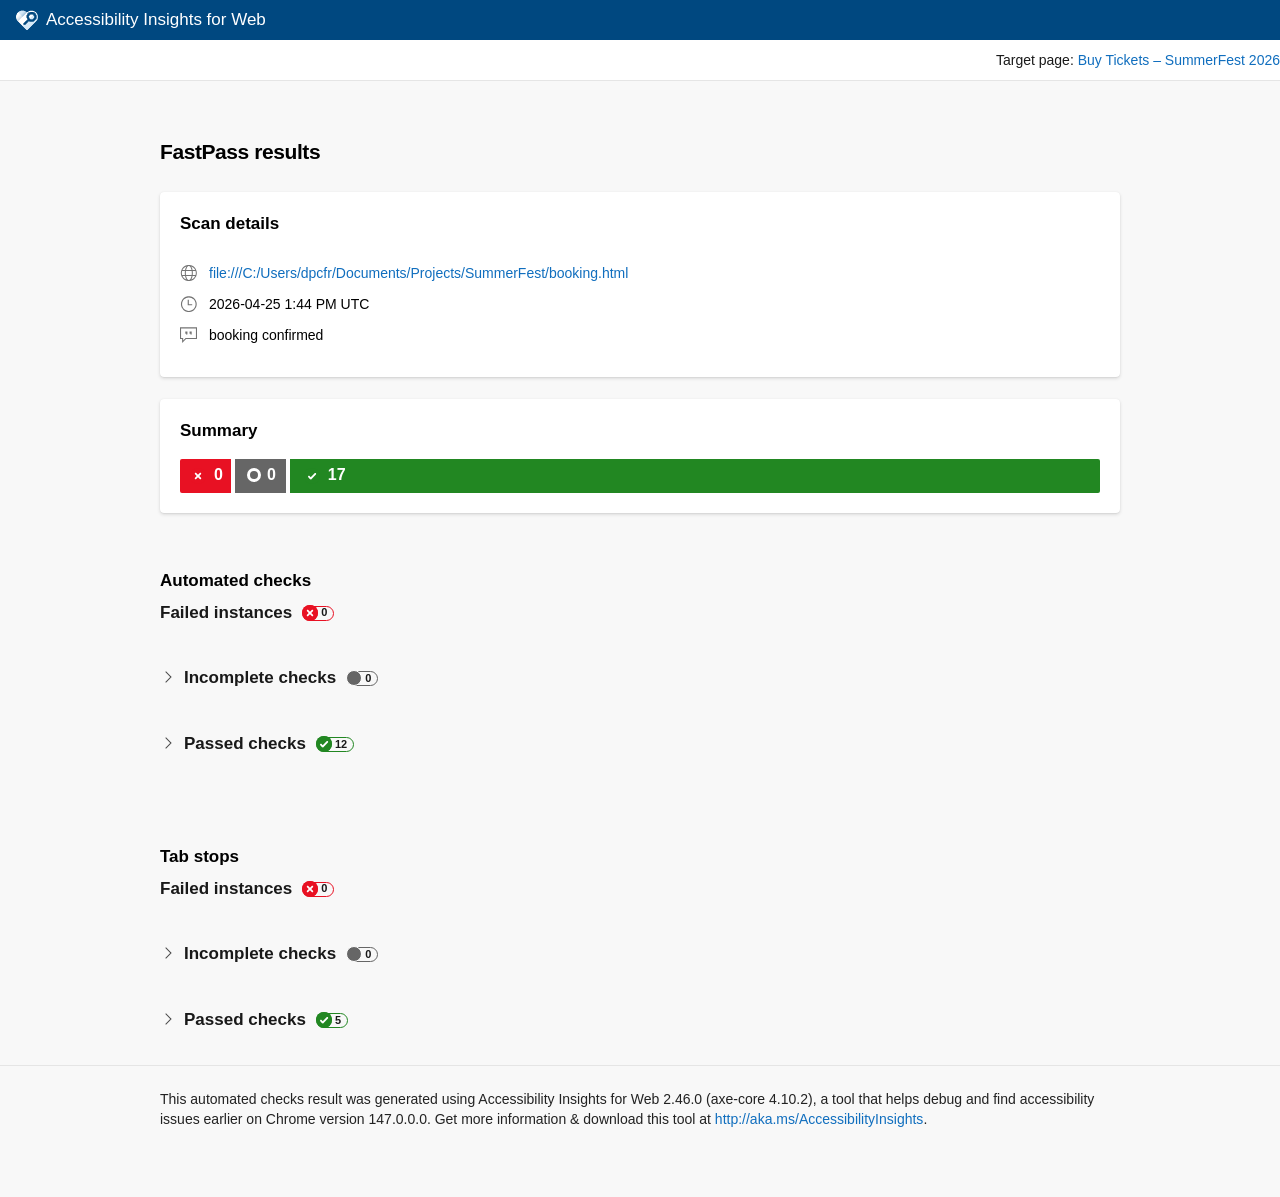
<file: Accessibility Reports/FastPass_20260425_BuyTicketsSummerFest (1).html>
<!DOCTYPE html><html lang="en"><head><meta charSet="UTF-8"/><title>Accessibility Insights for Web FastPass results</title><style>:root {
  --black: #000;
  --light-black: #161616;
  --white: #fff;
  --brand-blue: #004880;
  --grey: #333;
  --ada-brand-color: var(--brand-blue);
  --primary-text: rgb(0 0 0 / 90%);
  --secondary-text: rgb(0 0 0 / 70%);
  --disabled-text: rgb(0 0 0 / 38%);
  --communication-primary: #106ebe;
  --communication-tint-40: #eff6fc;
  --communication-tint-30: #deecf9;
  --communication-tint-20: #c7e0f4;
  --communication-tint-10: #2b88d8;
  --communication-shade-20: #004578;
  --neutral-0: var(--white);
  --neutral-2: #f8f8f8;
  --neutral-3: #f6f6f6;
  --neutral-4: #f4f4f4;
  --neutral-6: #f2f2f2;
  --neutral-6-5: #f1f1f1;
  --neutral-8: #ebebeb;
  --neutral-10: #dedede;
  --neutral-20: #c8c8c8;
  --neutral-30: #a6a6a6;
  --neutral-55: #6e6e6e;
  --neutral-60: #666;
  --neutral-70: #3c3c3c;
  --neutral-80: var(--grey);
  --neutral-100: var(--black);
  --neutral-alpha-2: rgb(0 0 0 / 2%);
  --neutral-alpha-4: rgb(0 0 0 / 4%);
  --neutral-alpha-6: rgb(0 0 0 / 6%);
  --neutral-alpha-8: rgb(0 0 0 / 8%);
  --neutral-alpha-10: rgb(0 0 0 / 10%);
  --neutral-alpha-20: rgb(0 0 0 / 20%);
  --neutral-alpha-30: rgb(0 0 0 / 30%);
  --neutral-alpha-60: rgb(0 0 0 / 60%);
  --neutral-alpha-70: rgb(0 0 0 / 70%);
  --neutral-alpha-80: rgb(0 0 0 / 80%);
  --neutral-alpha-90: rgb(0 0 0 / 90%);
  --positive-outcome: #228722;
  --negative-outcome: #e81123;
  --neutral-outcome: var(--neutral-60);
  --box-shadow-108: rgb(0 0 0 / 10.8%);
  --box-shadow-132: rgb(0 0 0 / 13.2%);
  --box-shadow-27: rgb(0 0 0 / 27%);
  --screenshot-image-outline: #8b8b8b;
  --card-border: transparent;
  --card-footer-border: var(--neutral-10);
  --header-bar-title-color: var(--neutral-0);
  --help-links-section-background: var(--neutral-4);
  --help-links-section-border: var(--neutral-4);
  --index-circle-background: var(--communication-primary);
  --link-hover: var(--communication-shade-20);
  --link: var(--communication-primary);
  --menu-border: var(--neutral-3);
  --menu-item-background-active: var(--neutral-alpha-8);
  --menu-item-background-hover: var(--neutral-alpha-4);
  --left-nav-icon: var(--neutral-55);
  --pill-background: var(--neutral-alpha-8);
  --pill: var(--primary-text);
  --spinner-text: var(--communication-primary);
  --nav-link-hover: var(--neutral-alpha-8);
  --nav-link-selected: var(--communication-tint-20);
  --nav-link-expanded: var(--communication-tint-40);
  --insights-button-hover: #0179d4;
  --report-footer-text: #222;
  --landmark-contentinfo: #00a88c;
  --landmark-main: #cb2e6d;
  --landmark-complementary: #6b9d1a;
  --landmark-banner: #d08311;
  --landmark-region: #2560e0;
  --landmark-navigation: #9b38e6;
  --landmark-search: #d363d8;
  --landmark-form: #0298c7;
}
:root .high-contrast-theme {
  --ada-brand-color: var(--white);
  --secondary-text: var(--white);
  --primary-text: var(--white);
  --disabled-text: #c285ff;
  --communication-tint-40: #38a9ff;
  --communication-tint-30: var(--communication-tint-10);
  --neutral-0: var(--light-black);
  --neutral-2: var(--light-black);
  --neutral-3: var(--light-black);
  --neutral-4: var(--light-black);
  --neutral-6: var(--light-black);
  --neutral-6-5: var(--light-black);
  --neutral-8: var(--white);
  --neutral-10: var(--light-black);
  --neutral-20: var(--white);
  --neutral-30: var(--white);
  --neutral-55: var(--white);
  --neutral-60: var(--white);
  --neutral-70: var(--white);
  --neutral-80: var(--white);
  --neutral-100: var(--white);
  --neutral-alpha-8: var(--white);
  --neutral-alpha-90: var(--white);
  --positive-outcome: #4ac94a;
  --negative-outcome: #fc7ab1;
  --neutral-outcome: var(--neutral-0);
  --card-border: var(--white);
  --card-footer-border: var(--white);
  --header-bar-title-color: var(--brand-blue);
  --help-links-section-background: transparent;
  --help-links-section-border: var(--white);
  --index-circle-background: var(--communication-tint-40);
  --link-hover: #ff0;
  --link: #ff0;
  --menu-border: var(--grey);
  --menu-item-background-active: var(--communication-tint-40);
  --menu-item-background-hover: var(--grey);
  --left-nav-icon: var(--black);
  --pill-background: var(--white);
  --pill: var(--black);
  --screenshot-image-outline: var(--white);
  --spinner-text: var(--communication-tint-40);
  --nav-link-hover: #2a2a2a;
  --nav-link-selected: var(--communication-tint-40);
  --nav-link-expanded: transparent;
}

.ms-Fabric.is-focusVisible .ms-Nav-group .ms-nav-linkButton:focus::after {
  border: 1px solid var(--neutral-100);
}
@media screen and (forced-colors: active) {
  .ms-Fabric.is-focusVisible .ms-Nav-group .ms-nav-linkButton:focus::after {
    border: 1px dashed windowtext !important;
  }
}

button::after {
  content: "";
  position: absolute;
}

.ms-fontColor-neutralPrimary,
.ms-fontColor-neutralPrimary--hover:hover {
  color: var(--neutral-100) !important;
}

.ms-Fabric {
  color: var(--neutral-100);
}

.insights-link {
  color: var(--link) !important;
  text-decoration: none;
}
@media screen and (forced-colors: active) {
  .insights-link {
    forced-color-adjust: unset;
  }
}
.insights-link:hover {
  color: var(--link-hover) !important;
  text-decoration: underline;
}

.high-contrast-theme .insights-link:hover {
  text-decoration: underline;
}
.high-contrast-theme .is-selected .status-icon {
  color: var(--black) !important;
}

.insights-code {
  font-family: menlo, consolas, courier new, monospace;
}

.ms-Spinner .ms-Spinner-circle {
  border-top-color: var(--spinner-text);
}
.ms-Spinner .ms-Spinner-label {
  color: var(--spinner-text);
}

@media screen and (forced-colors: active) {
  .ms-ContextualMenu button:hover .ms-ContextualMenu-itemText,
  .ms-ContextualMenu button:hover .ms-ContextualMenu-linkText {
    color: highlight;
  }
}

.guidance-tags span {
  font-size: 12px;
  font-weight: normal;
  padding-top: 2px;
  padding-right: 12px;
  padding-bottom: 2px;
  padding-left: 12px;
  color: var(--pill);
  background-color: var(--pill-background);
  border-radius: 120px;
}

.hidden-highlight-button {
  opacity: 0;
  margin: 0;
  padding: 0;
  border: none;
}

.instance-details-card {
  border-radius: 4px;
  border: 1px solid var(--card-border);
  outline-style: "border-style";
  box-shadow: 0 0.6px 1.8px var(--box-shadow-108), 0 3.2px 7.2px var(--box-shadow-132);
  margin-bottom: 16px;
  width: -moz-available;
  width: -webkit-fill-available;
  width: stretch;
}

.instance-details-card-container.selected {
  outline: 5px solid var(--communication-tint-10);
}

.instance-details-card.selected {
  border: 1px solid transparent;
}

.instance-details-card.focused,
.instance-details-card:focus {
  outline: 2px solid var(--primary-text);
  outline-offset: 2px;
}

.instance-details-card.selected.focused,
.instance-details-card.selected:focus {
  outline-offset: 8px;
}

.instance-details-card.interactive {
  cursor: pointer;
}

.instance-details-card.interactive:hover {
  box-shadow: 0 8px 10px var(--box-shadow-108), 0 8px 10px var(--box-shadow-132);
}

.report-instance-table {
  background: var(--neutral-0);
  display: table;
  table-layout: fixed;
  width: -moz-available;
  width: -webkit-fill-available;
  width: stretch;
  border-radius: inherit;
  border-collapse: collapse;
  overflow-wrap: break-word;
  word-break: break-word;
}
.report-instance-table .row {
  display: flex;
  flex-wrap: wrap;
  padding-top: 2px;
  padding-bottom: 14px;
  padding-left: 0;
  padding-right: 20px;
  border-bottom: 0.5px solid var(--neutral-10);
}
.report-instance-table .row > * {
  margin-top: 12px;
  margin-bottom: 0;
  margin-left: 20px;
  margin-right: 0;
  padding: 0;
}
.report-instance-table .row:last-child {
  border-bottom: none;
}
.report-instance-table .row-label {
  flex-basis: 90px;
  flex-shrink: 1;
  flex-grow: 0;
  font-size: 14px;
  line-height: 20px;
  font-weight: 600;
  color: var(--primary-text);
  text-align: left;
}
.report-instance-table .row-content {
  flex-basis: 200px;
  flex-shrink: 1;
  flex-grow: 1;
  color: var(--secondary-text);
  font-size: 14px;
  line-height: 20px;
  align-items: flex-end;
  display: flex;
}

.outcome-summary-bar {
  display: flex;
  flex-grow: 0;
  flex-shrink: 0;
  flex-direction: row;
  flex-wrap: wrap;
  align-items: center;
  margin-top: 16px;
  margin-bottom: 0;
  line-height: 24px;
  font-size: 17px;
  font-weight: 600;
  white-space: pre-wrap;
}
.outcome-summary-bar .block,
.outcome-summary-bar .incomplete,
.outcome-summary-bar .inapplicable,
.outcome-summary-bar .unscannable,
.outcome-summary-bar .pass,
.outcome-summary-bar .fail {
  font-family: 'Segoe UI Web (West European)','Segoe UI','-apple-system',BlinkMacSystemFont,Roboto,'Helvetica Neue',Helvetica,Ubuntu,Arial,sans-serif,'Apple Color Emoji','Segoe UI Emoji','Segoe UI Symbol';
  line-height: 20px;
  font-size: 16px;
  color: var(--neutral-0);
  padding-top: 8px;
  padding-right: 8px;
  padding-bottom: 10px;
  padding-left: 10px;
  height: 16px;
  display: flex;
  align-items: center;
  margin-right: 4px;
}
.outcome-summary-bar .count {
  font-weight: 600;
}
.outcome-summary-bar .fail {
  background-color: var(--negative-outcome);
}
.outcome-summary-bar .fail .check-container {
  position: relative;
  width: 16px;
  height: 16px;
  display: inline-block;
  border-radius: 50%;
  border: 0 solid var(--neutral-0);
}
.outcome-summary-bar .fail .check-container svg circle {
  fill: var(--negative-outcome);
}
.outcome-summary-bar .fail .check-container {
  bottom: -1px;
  margin-right: 8px;
}
.outcome-summary-bar .pass {
  background-color: var(--positive-outcome);
}
.outcome-summary-bar .pass .check-container {
  position: relative;
  width: 16px;
  height: 16px;
  display: inline-block;
  border-radius: 50%;
  border: 0 solid var(--neutral-0);
}
.outcome-summary-bar .pass .check-container svg circle {
  fill: var(--positive-outcome);
}
.outcome-summary-bar .pass .check-container {
  bottom: -1px;
  margin-right: 8px;
  margin-left: 4px;
}
.outcome-summary-bar .inapplicable,
.outcome-summary-bar .unscannable {
  background-color: var(--neutral-outcome);
}
.outcome-summary-bar .inapplicable .check-container,
.outcome-summary-bar .unscannable .check-container {
  position: relative;
  width: 16px;
  height: 16px;
  display: inline-block;
  border-radius: 50%;
  border: 0 solid var(--neutral-0);
}
.outcome-summary-bar .inapplicable .check-container,
.outcome-summary-bar .unscannable .check-container {
  bottom: -1px;
  margin-right: 8px;
  margin-left: 4px;
}
.outcome-summary-bar .incomplete {
  background-color: var(--neutral-outcome);
  color: var(--white);
  border: 2px var(--neutral-60) solid;
  height: 12px;
}
.outcome-summary-bar .incomplete .check-container {
  position: relative;
  width: 8px;
  height: 8px;
  display: inline-block;
  border-radius: 50%;
  border: 3px solid var(--neutral-0);
}
.outcome-summary-bar .incomplete .check-container {
  margin-right: 6px;
  border-color: var(--white);
}
.outcome-summary-bar .summary-bar-left-edge {
  border-top-left-radius: 2px;
  border-bottom-left-radius: 2px;
}
.outcome-summary-bar .summary-bar-right-edge {
  border-top-right-radius: 2px;
  border-bottom-right-radius: 2px;
  margin-right: 0;
}
.outcome-summary-bar .label {
  font-weight: normal;
}

.screen-reader-only {
  position: absolute;
  left: -10000px;
  top: auto;
  height: 1px;
  overflow: hidden;
  clip-path: inset(100% 100% 100% 100%);
}

.check-container svg {
  width: 100%;
  height: 100%;
}

.outcome-chip {
  height: 16px;
  color: var(--primary-text);
  border-radius: 0 8px 8px 0;
  margin-right: 4px;
  margin-bottom: -3px;
  margin-left: 4px;
  display: inline-flex;
  align-items: center;
}
.outcome-chip .icon {
  border-radius: 50%;
  width: 16px;
  height: 16px;
}
.outcome-chip .count {
  font-family: 'Segoe UI Web (West European)','Segoe UI','-apple-system',BlinkMacSystemFont,Roboto,'Helvetica Neue',Helvetica,Ubuntu,Arial,sans-serif,'Apple Color Emoji','Segoe UI Emoji','Segoe UI Symbol';
  line-height: 13px;
  font-size: 11px;
  border-radius: 0 8px 8px 0;
  padding-right: 6px;
  padding-left: 10px;
  font-weight: 700;
  margin-left: -8px;
  height: 13px;
}
@media screen and (forced-colors: active) {
  .outcome-chip .count {
    forced-color-adjust: none;
    border-color: canvastext !important;
    color: canvastext;
  }
}
.outcome-chip.outcome-chip-pass .check-container {
  position: relative;
  width: 16px;
  height: 16px;
  display: inline-block;
  border-radius: 50%;
  border: 0 solid var(--neutral-0);
}
.outcome-chip.outcome-chip-pass .check-container svg circle {
  fill: var(--positive-outcome);
}
.outcome-chip.outcome-chip-pass .check-container {
  background-color: var(--positive-outcome);
}
.outcome-chip.outcome-chip-pass .count {
  background-color: transparent;
  border: 1.5px solid var(--positive-outcome);
  width: max-content;
}
.outcome-chip.outcome-chip-incomplete .check-container, .outcome-chip.outcome-chip-review .check-container {
  position: relative;
  width: 14px;
  height: 14px;
  display: inline-block;
  border-radius: 50%;
  border: 1px solid var(--neutral-0);
}
.outcome-chip.outcome-chip-incomplete .check-container, .outcome-chip.outcome-chip-review .check-container {
  background-color: var(--neutral-60);
}
.outcome-chip.outcome-chip-incomplete .count, .outcome-chip.outcome-chip-review .count {
  background-color: transparent;
  border: 1.5px solid var(--neutral-60);
  width: max-content;
}
.outcome-chip.outcome-chip-fail .check-container {
  position: relative;
  width: 16px;
  height: 16px;
  display: inline-block;
  border-radius: 50%;
  border: 0 solid var(--neutral-0);
}
.outcome-chip.outcome-chip-fail .check-container svg circle {
  fill: var(--negative-outcome);
}
.outcome-chip.outcome-chip-fail .check-container {
  background-color: var(--negative-outcome);
}
.outcome-chip.outcome-chip-fail .count {
  background-color: transparent;
  border: 1.5px solid var(--negative-outcome);
  width: max-content;
}
.outcome-chip.outcome-chip-inapplicable .check-container, .outcome-chip.outcome-chip-unscannable .check-container {
  position: relative;
  width: 16px;
  height: 16px;
  display: inline-block;
  border-radius: 50%;
  border: 0 solid var(--neutral-0);
}
.outcome-chip.outcome-chip-inapplicable .check-container, .outcome-chip.outcome-chip-unscannable .check-container {
  background-color: var(--neutral-outcome);
}
.outcome-chip.outcome-chip-inapplicable .count, .outcome-chip.outcome-chip-unscannable .count {
  background-color: transparent;
  border: 1.5px solid var(--neutral-outcome);
  width: max-content;
}

.outcome-icon-set .outcome-icon {
  margin-left: 4px;
  border-radius: 50%;
}
.outcome-icon-set .outcome-icon-pass .check-container {
  position: relative;
  width: 14px;
  height: 14px;
  display: inline-block;
  border-radius: 50%;
  border: 0 solid var(--neutral-0);
}
.outcome-icon-set .outcome-icon-pass .check-container svg circle {
  fill: var(--positive-outcome);
}
.outcome-icon-set .outcome-icon-incomplete .check-container {
  position: relative;
  width: 12px;
  height: 12px;
  display: inline-block;
  border-radius: 50%;
  border: 1px solid var(--neutral-0);
}
.outcome-icon-set .outcome-icon-incomplete .check-container {
  border-color: var(--neutral-60);
}
.outcome-icon-set .outcome-icon-fail .check-container {
  position: relative;
  width: 14px;
  height: 14px;
  display: inline-block;
  border-radius: 50%;
  border: 0 solid var(--neutral-0);
}
.outcome-icon-set .outcome-icon-fail .check-container svg circle {
  fill: var(--negative-outcome);
}

body {
  font-size: 14px;
  margin: auto;
  background-color: var(--neutral-2);
  color: black;
  font-family: 'Segoe UI Web (West European)','Segoe UI','-apple-system',BlinkMacSystemFont,Roboto,'Helvetica Neue',Helvetica,Ubuntu,Arial,sans-serif,'Apple Color Emoji','Segoe UI Emoji','Segoe UI Symbol';
}

.outer-container {
  box-shadow: 0 1px 0 rgba(0, 0, 0, 0.08);
}
.outer-container .content-container {
  max-width: 960px;
  margin-right: auto;
  margin-left: auto;
  margin-top: 24px;
}
.outer-container .content-container h2 {
  margin: 0;
  font-size: 17px;
  line-height: 24px;
}
@media only screen and (width <= 1000px) {
  .outer-container .content-container {
    margin-top: 24px;
    margin-right: 16px;
    margin-left: 16px;
  }
}

.scan-details-section {
  box-shadow: 0 0.3px 0.9px rgba(0, 0, 0, 0.108), 0 1.6px 3.6px rgba(0, 0, 0, 0.132);
  border-radius: 4px;
  background-color: var(--neutral-0);
  padding: 20px;
  margin-bottom: 22px;
}
.scan-details-section .details-section-list {
  list-style: none;
  font-size: 14px;
  line-height: 16px;
  padding-left: 0;
  display: flex;
  align-items: flex-start;
  justify-content: center;
  flex-direction: column;
}
.scan-details-section h3 {
  margin: 0;
  font-size: 17px;
  line-height: 24px;
}
.scan-details-section li {
  display: inline-block;
  padding-top: 12px;
}
.scan-details-section li .icon {
  padding-right: 12px;
  position: relative;
  top: 3px;
}
.scan-details-section .text {
  word-break: break-all;
}
.scan-details-section .description-text {
  white-space: pre-wrap;
}
.scan-details-section .screen-reader-only {
  position: absolute;
  left: -10000px;
  top: auto;
  height: 1px;
  overflow: hidden;
  clip-path: inset(100% 100% 100% 100%);
}

.report-footer-container {
  max-width: 960px;
  margin-right: auto;
  margin-left: auto;
  margin-bottom: 68px;
  margin-top: 24px;
}
.report-footer-container .report-footer {
  line-height: 20px;
  color: var(--report-footer-text);
}
@media only screen and (width <= 1000px) {
  .report-footer-container {
    margin-right: 16px;
    margin-left: 16px;
  }
}

.report-header-command-bar {
  height: 40px;
  width: 100%;
  display: flex;
  justify-content: end;
  min-height: fit-content;
  align-items: center;
  background-color: var(--neutral-0);
  box-shadow: 0 1px 0 rgba(0, 0, 0, 0.08);
}
.report-header-command-bar .target-page {
  white-space: nowrap;
  margin-left: 16px;
  display: flex;
  color: var(--primary-text);
  font-family: 'Segoe UI Web (West European)','Segoe UI','-apple-system',BlinkMacSystemFont,Roboto,'Helvetica Neue',Helvetica,Ubuntu,Arial,sans-serif,'Apple Color Emoji','Segoe UI Emoji','Segoe UI Symbol';
  font-size: 14px;
  line-height: 20px;
  font-weight: normal;
  min-width: 0;
}
.report-header-command-bar .target-page a {
  white-space: nowrap;
  overflow: hidden;
  text-overflow: ellipsis;
}

.report-congrats-message {
  word-break: break-word;
  overflow-wrap: break-word;
}

.report-congrats-head {
  font-size: 16px;
  font-weight: 600;
  color: var(--primary-text);
  padding-top: 10px;
  padding-right: 0;
  padding-bottom: 10px;
  padding-left: 0;
}

.report-congrats-info {
  font-size: 14px;
  color: var(--secondary-text);
  padding-top: 10px;
  padding-right: 0;
  padding-bottom: 10px;
  padding-left: 0;
}

.sleeping-ada {
  height: 100px;
}

.title-section {
  margin-top: 56px;
}
.title-section h1 {
  font-weight: 600;
  margin-bottom: 24px;
  font-size: 21px;
  line-height: 32px;
  letter-spacing: -0.02em;
}

.results-container {
  margin-top: 56px;
}
.results-container .title-container :is(h1, h2, h3, h4, h5, h6) {
  font-weight: unset;
  margin-block: 0;
  margin-inline: 0;
}

@media screen and (width <= 640px) {
  .outcome-past-tense {
    display: none;
  }
}
.collapsible-container .collapsible-control[aria-expanded=true]::before, .collapsible-container .collapsible-control[aria-expanded=false]::before {
  display: inline-block;
  border-right: 1px solid var(--secondary-text);
  border-bottom: 1px solid var(--secondary-text);
  min-width: 7px;
  width: 7px;
  height: 7px;
  content: "";
  transform-origin: 50% 50%;
  transition: transform 0.1s linear 0s;
}

.summary-section {
  box-shadow: 0 0.3px 0.9px rgba(0, 0, 0, 0.108), 0 1.6px 3.6px rgba(0, 0, 0, 0.132);
  border-radius: 4px;
  background-color: var(--neutral-0);
  padding: 20px;
  margin-bottom: 24px;
}

.result-section {
  padding-bottom: 24px;
}
.result-section .title-container .collapsible-control::before {
  position: relative;
  bottom: 2px;
  margin-right: 14px;
}
.result-section .collapsible-content {
  margin-left: 16px;
}

.collapsible-container .collapsible-control {
  font-family: "Segoe UI Web (West European)", "Segoe UI", -apple-system, BlinkMacSystemFont, Roboto, "Helvetica Neue", Helvetica, Ubuntu, Arial, sans-serif, "Apple Color Emoji", "Segoe UI Emoji", "Segoe UI Symbol";
  background-color: transparent;
  cursor: pointer;
  border: none;
  display: flex;
  align-items: baseline;
  width: 100%;
}
.collapsible-container .collapsible-control:hover {
  background-color: var(--neutral-alpha-4);
}
.collapsible-container:not(.collapsible-rule-details-group) .collapsible-control {
  padding-left: 2px;
  padding-right: 16px;
  position: relative;
}
.collapsible-container .collapsible-control[aria-expanded=false]::before {
  transform: rotate(-45deg);
}
.collapsible-container .collapsible-control[aria-expanded=true]::before {
  transform: rotate(45deg);
}
.collapsible-container .collapsible-content[aria-hidden=true] {
  display: none;
}

ul.instance-details-list {
  list-style-type: none;
  padding-inline-start: unset;
  margin-block-start: unset;
  margin-block-end: unset;
}
ul.instance-details-list li {
  margin-bottom: 16px;
}
ul.instance-details-list li:last-child {
  margin-bottom: unset;
}</style><style>.no-failure-view--X37Kx{font-size:15px;font-weight:400;padding:15px}.assessment-instance-label--gMLtF{width:24px;font-size:14px;height:24px;text-align:center;float:left;margin-right:8px;line-height:24px;color:var(--white)}.assessment-instance-label--gMLtF.radio{width:14px;height:14px;border-radius:50%;margin-top:6px}.assessment-instance-label--gMLtF.not-applicable{font-size:10px}.all-content--F4o2F{display:flex;flex-direction:row;vertical-align:center;font-size:14px;line-height:24px}.instance-header--UjKG9{color:var(--primary-text);white-space:pre}@media screen and (forced-colors: active){.instance-header--UjKG9{color:inherit}}.assessment-instance-textContent--qzfyY{overflow:hidden;white-space:normal;text-overflow:ellipsis;color:var(--secondary-text)}@media screen and (forced-colors: active){.assessment-instance-textContent--qzfyY{color:inherit}}.expand-collapse-all-button--3rBtD{display:flex;padding:unset;padding-right:27px;margin-left:-2px;margin-top:2px}.visual-helper-toggle--pqmC6{display:flex;align-items:center;word-wrap:break-word;margin:unset}.visual-helper-toggle--pqmC6 label{font-family:"Segoe UI Web (West European)",Segoe UI,-apple-system,BlinkMacSystemFont,Roboto,Helvetica Neue,Helvetica,Ubuntu,Arial,sans-serif,"Apple Color Emoji","Segoe UI Emoji",Segoe UI Symbol;font-weight:400;font-size:14px;line-height:20px;margin-right:8px}.cards-visualization-modifiers-container--JD-Mt{display:flex;flex-wrap:wrap}.heading-element-for-level--ifVX6{margin-block-start:unset;margin-block-end:unset}.failed-instances-container--3UUNb .collapsible-content{margin-left:24px}.outcome-chip-container--G5Dfr{min-width:50px}.hidden-highlight-button--vu3B3{opacity:0;margin:0;padding:0;border:none}.instance-details-card--owGQF{border-radius:4px;border:1px solid var(--card-border);outline-style:"border-style";box-shadow:0 .6px 1.8px var(--box-shadow-108),0 3.2px 7.2px var(--box-shadow-132);margin-bottom:16px;width:-moz-available;width:-webkit-fill-available;width:stretch}.instance-details-card-container--KLHTp.selected--wEA4l{outline:5px solid var(--communication-tint-10)}.instance-details-card--owGQF.selected--wEA4l{border:1px solid transparent}.instance-details-card--owGQF.focused--pvBWq,.instance-details-card--owGQF:focus{outline:2px solid var(--primary-text);outline-offset:2px}.instance-details-card--owGQF.selected--wEA4l.focused--pvBWq,.instance-details-card--owGQF.selected--wEA4l:focus{outline-offset:8px}.instance-details-card--owGQF.interactive--an0ab{cursor:pointer}.instance-details-card--owGQF.interactive--an0ab:hover{box-shadow:0 8px 10px var(--box-shadow-108),0 8px 10px var(--box-shadow-132)}.report-instance-table--3VoZX{background:var(--neutral-0);display:table;table-layout:fixed;width:-moz-available;width:-webkit-fill-available;width:stretch;border-radius:inherit;border-collapse:collapse;overflow-wrap:break-word;word-break:break-word}.report-instance-table--3VoZX .row---3i35{display:flex;flex-wrap:wrap;padding:2px 20px 14px 0;border-bottom:.5px solid var(--neutral-10)}.report-instance-table--3VoZX .row---3i35>*{margin:12px 0 0 20px;padding:0}.report-instance-table--3VoZX .row---3i35:last-child{border-bottom:none}.report-instance-table--3VoZX .row-label--FlVZl{flex-basis:90px;flex-shrink:1;flex-grow:0;font-size:14px;line-height:20px;font-weight:600;color:var(--primary-text);text-align:left}.report-instance-table--3VoZX .row-content--07KUh{flex-basis:200px;flex-shrink:1;flex-grow:1;color:var(--secondary-text);font-size:14px;line-height:20px;align-items:flex-end;display:flex}.toast-container--L-5HM{display:inline-block}.toast-content--8-Mx1{background:var(--neutral-70);border-radius:4px;color:var(--neutral-0);padding:14px 20px;width:316px;margin-left:-178px;left:50%;bottom:20px;z-index:1000;position:absolute}.kebab-menu-icon--EUIj-{flex-grow:1;padding:6px 9px!important}@media screen and (forced-colors: active){.kebab-menu-icon--EUIj-{color:buttontext!important}}.kebab-menu-icon--EUIj-:hover{border-style:solid!important;border-width:1px;padding:5px 8px!important}.kebab-menu-button--9Qt0a{margin-right:8px;width:32px;height:32px}.kebab-menu-button--9Qt0a:hover{background-color:var(--menu-item-background-hover)}.kebab-menu-button--9Qt0a.is-expanded{background-color:var(--menu-item-background-active)}@media screen and (forced-colors: active){.kebab-menu-button--9Qt0a.is-expanded .kebab-menu-icon--EUIj-,.kebab-menu-button--9Qt0a:hover .kebab-menu-icon--EUIj-{color:highlight}}.foot--p1DfC{display:flex;justify-content:space-between;align-items:center;background-color:var(--neutral-2);min-height:48px;padding-left:12px;border-top:.5px solid var(--card-footer-border);border-bottom-left-radius:inherit;border-bottom-right-radius:inherit}.foot--p1DfC .highlight-status--xJvvI{display:flex;justify-content:space-between;align-items:center;background:transparent}.foot--p1DfC .highlight-status--xJvvI svg{fill:var(--secondary-text)}@media screen and (forced-colors: active){.foot--p1DfC .highlight-status--xJvvI svg{fill:ButtonFace!important;stroke:ButtonText!important}}.foot--p1DfC .highlight-status--xJvvI label{color:var(--secondary-text);font-size:14px;overflow-wrap:break-word;word-break:break-word}ul.instance-details-list--YfkRy{list-style-type:none;padding-inline-start:unset;margin-block-start:unset;margin-block-end:unset}ul.instance-details-list--YfkRy>li{margin-bottom:16px}ul.instance-details-list--YfkRy>li:last-child{margin-bottom:unset}.rule-more-resources--uw9mc{display:flex;flex-direction:column;margin-bottom:16px;padding:14px 20px;background-color:var(--neutral-0);box-shadow:0 .3px .9px #0000001c,0 1.6px 3.6px #0002;border-radius:4px;border:1px solid var(--card-border);line-height:20px;overflow-wrap:break-word;word-break:break-word}.rule-more-resources--uw9mc .more-resources-title--jOuUL{font-weight:600}.rule-more-resources--uw9mc .rule-details-id--s-TpO{padding-top:12px;padding-bottom:12px}.rule-more-resources--uw9mc .rule-guidance--TIQgm>:not(span:first-of-type){margin-left:8px}.rule-details-group--Tb-LW .rule-detail{font-size:14px;padding:16px 8px;display:flex;align-items:baseline;text-align:left}.rule-details-group--Tb-LW .rule-detail .outcome-chip{vertical-align:middle;margin-bottom:2px}.rule-details-group--Tb-LW .rule-detail .rule-details-id{font-weight:600;color:var(--primary-text);word-break:break-all}.rule-details-group--Tb-LW .rule-detail .rule-details-id a{font-weight:600;color:var(--primary-text)!important}.rule-details-group--Tb-LW .rule-detail .rule-details-id strong{font-weight:600}.rule-details-group--Tb-LW .rule-detail .rule-detail-description{color:var(--secondary-text)!important;word-break:break-all}.collapsible-rule-details-group--V-HWh{box-shadow:0 1px #00000014}.collapsible-rule-details-group--V-HWh .rule-detail{box-shadow:unset}.collapsible-rule-details-group--V-HWh:not(.collapsed){box-shadow:unset}.result-section-title--RGFI5{display:flex;flex-wrap:nowrap;justify-content:flex-start;align-items:center;margin-top:8px;margin-bottom:8px}.result-section-title--RGFI5 .outcome-chip.outcome-chip-fail .count{line-height:11px}.result-section-title--RGFI5 .outcome-chip.outcome-chip-fail svg{margin-bottom:3px}.result-section-title--RGFI5 .title--WBYFE{font-weight:600;font-size:17px;line-height:24px;margin-right:6px;color:var(--primary-text)}.result-section-title--RGFI5 .heading--NdP4Q{font-weight:600;font-size:15px;line-height:20px;margin-right:6px;color:var(--primary-text)}.result-section-title--RGFI5 .outcome-chip-container--BT3j5{display:flex;height:16px}.result-section--HfO9s{padding-bottom:24px}.result-section--HfO9s .title-container--JzN4A .collapsible-control--e42Z7:before{position:relative;bottom:2px}.result-section--HfO9s>h2{margin:0;font-size:17px;line-height:24px}.issues-test-view--d0CNp{background-color:var(--neutral-2);height:100%}.message-bar-height-override--QmwHf{min-height:fit-content}.scanning-spinner--jeHG9{margin-top:50px}div.insights-dialog-main-override--ma4DA{width:75%;max-width:500px;user-select:text}@media screen and (width <= 500px){div.insights-dialog-main-override--ma4DA{min-width:240px;width:75%}}div.insights-dialog-main-override--ma4DA .dialog-body--cmWmz{font-size:16px}.issue-filing-dialog--F9jun .ms-Dialog-title{font-size:21px;line-height:32px;letter-spacing:-.02em;font-weight:600;padding-bottom:0}.issue-filing-dialog--F9jun .ms-Dialog-subText{font-weight:400;font-size:15px;color:var(--secondary-text)}.issue-filing-dialog--F9jun .textfield-description{color:var(--secondary-text);font-style:italic}.action-and-cancel-buttons-component--DF7bf{display:flex;justify-content:flex-end}.action-and-cancel-buttons-component--DF7bf .action-cancel-button-col--RMfN-+.action-cancel-button-col--RMfN-{margin-left:8px}.details-disabled-message--NGo5z{margin-top:5px;margin-bottom:5px;font-size:14px}.issues-table--0jawk{background-color:var(--neutral-2);width:calc(100% - 48px);display:flex;flex-direction:column;padding-top:24px;padding-right:24px;padding-left:24px}.issues-table--0jawk .issues-table-subtitle--SwQ6H{color:var(--secondary-text);max-width:570px;font-size:14px;margin-top:4px;margin-bottom:16px}.issues-table--0jawk .issues-table-content--SD1dX{height:100%;display:flex;flex-direction:column;min-height:0}.insights-command-button--T-hSI .command-bar-button-icon--nEHZq{line-height:16px}.insights-command-button--T-hSI:disabled{color:var(--disabled-text)}.insights-command-button--T-hSI:disabled .command-bar-button-icon--nEHZq{color:var(--disabled-text)}.insights-command-button--T-hSI:active:not(:disabled) .command-bar-button-icon--nEHZq{color:var(--primary-text)}@media screen and (forced-colors: active){.insights-command-button--T-hSI,.insights-command-button--T-hSI .command-bar-button-icon--nEHZq,.insights-command-button--T-hSI:hover .command-bar-button-icon--nEHZq{color:buttontext}}.inline-start-over-button--8yKbR{height:fit-content;padding:4px;margin-bottom:-4px;vertical-align:text-bottom;border-color:var(--secondary-text);background-color:var(--neutral-0)}.static-content-in-details-view--RtXb0{padding-top:24px;padding-right:24px;padding-left:24px;margin-bottom:auto;background-color:var(--neutral-2);height:100%}.static-content-in-details-view--RtXb0 ol{-webkit-padding-start:16px;padding-inline-start:16px}.static-content-in-details-view--RtXb0 ol li ul li{list-style-type:disc}.static-content-in-details-view--RtXb0 i{font-size:16px}.details-view-toggle--kKKiI{margin-bottom:0;margin-top:12px;height:40px;background-color:var(--neutral-4)}.details-view-toggle--kKKiI .ms-Toggle-label{float:left;margin:5px 8px;color:var(--neutral-100)}.details-view-toggle--kKKiI .ms-Toggle-innerContainer{margin:10px 0}.target-page-changed-subtitle--lbFxS{color:var(--secondary-text);max-width:570px;font-size:14px;margin-top:4px;margin-bottom:16px}.header-with-content-link--IJtjj{display:flex}.header-with-content-link--IJtjj h1{margin-right:8px}.header-with-content-link--IJtjj div{align-self:center}.high-contrast-theme .insights-tooltip--DwELH{outline-style:solid;outline-width:1px;outline-color:var(--white)}.insights-tooltip-host--MhYAf{display:inline-block;min-width:0}.insights-link---UKMy{display:flex}.insights-link---UKMy:hover,.insights-link---UKMy:active{text-decoration:none!important}span.collapsible-title--fMRHE{padding-left:.5vw}.collapsible--hRtW-{padding:0;cursor:pointer;width:100%;border:none;outline:none;line-height:.25px;display:flex;justify-content:flex-start;align-items:center}.collapsible--hRtW- h2{font-weight:300;font-size:17px}.collapsible-content--nz7H1{overflow:hidden;padding-left:calc(.5vw + 13px)}.tab-stops-test-view-container--uW09o{background-color:var(--neutral-2);height:100%}.tab-stops-test-view--PVoaa{padding-top:24px;padding-right:24px;padding-left:24px;margin-bottom:auto;background-color:var(--neutral-2)}.tab-stops-test-view--PVoaa i{font-size:16px}.tab-stops-test-view--PVoaa .tab-stops-test-view-header--IiOGa{margin-right:8px}.requirement-table-title--v1y2E{font-weight:600;font-size:17px;line-height:24px;margin-bottom:unset}.visual-helper-toggle--1ssaD{display:flex;align-items:center;word-wrap:break-word;margin:unset}.visual-helper-toggle--1ssaD label{font-family:"Segoe UI Web (West European)",Segoe UI,-apple-system,BlinkMacSystemFont,Roboto,Helvetica Neue,Helvetica,Ubuntu,Arial,sans-serif,"Apple Color Emoji","Segoe UI Emoji",Segoe UI Symbol;font-weight:400;font-size:14px;line-height:20px;margin-right:8px;font-weight:600}.requirement-how-to-test-header--myxoc{font-weight:600;font-size:17px;line-height:24px;padding-left:.5vw;display:block}.requirement-instructions-header--z7LRH{font-style:normal;font-weight:600;font-size:16px;line-height:20px;padding-left:.5vw;display:block}.requirement-instructions--IW7Iz{font-family:"Segoe UI Web (West European)",Segoe UI,-apple-system,BlinkMacSystemFont,Roboto,Helvetica Neue,Helvetica,Ubuntu,Arial,sans-serif,"Apple Color Emoji","Segoe UI Emoji",Segoe UI Symbol}.requirement-instructions--IW7Iz p,.requirement-instructions--IW7Iz ol,.requirement-instructions--IW7Iz li{margin-top:5px;margin-bottom:5px}.requirement-instructions--IW7Iz ol{-webkit-padding-start:16px;padding-inline-start:16px}.requirement-instructions--IW7Iz ol ol{list-style-type:lower-alpha}.requirement-instructions--IW7Iz ol ol ol{list-style-type:lower-roman}.generic-panel--xXyG-{color:var(--neutral-100)}.header-text--UvZ3Z{font-weight:600;font-size:21px;line-height:32px;letter-spacing:-.02em;color:var(--neutral-100);margin-bottom:20px}.failure-instance-panel--zQ5Wt .observed-failure-textfield--Rf8Co{padding-bottom:12px}.failure-instance-panel--zQ5Wt .header-text{font-size:21px}.failure-instance-snippet-empty-body--PUexR{margin-top:8px;margin-bottom:24px;color:var(--secondary-text)}.failure-instance-snippet-title--f2lSB{margin-top:24px;margin-bottom:8px;color:var(--primary-text)}.failure-instance-selector-note--u4Ug1{color:var(--secondary-text);margin-top:8px;margin-bottom:8px}.failure-instance-snippet-filled-body--9MFyu{margin-top:8px;margin-bottom:24px;padding:12px 16px;max-height:200px;color:var(--primary-text);background-color:var(--neutral-4);overflow-y:scroll;word-wrap:break-word}.failure-instance-snippet-error--twv1z{margin-top:9px;margin-bottom:50px;margin-left:9px;color:var(--secondary-text);display:flex;flex-direction:row}.failure-instance-snippet-error-icon--lxIV1{color:var(--negative-outcome);padding:3px 8px}.edit-button--hhwNy{font-size:16px!important;line-height:24px!important;color:var(--neutral-100)!important}.edit-button--hhwNy:hover,.edit-button--hhwNy:focus{color:linktext!important}@media screen and (forced-colors: active){.edit-button--hhwNy{color:inherit!important}}@media screen and (forced-colors: active) and (forced-colors: active){.edit-button--hhwNy{forced-color-adjust:unset}}@media screen and (forced-colors: active){.edit-button--hhwNy:hover,.edit-button--hhwNy:focus{color:initial!important}}.choice-group-container--5SzTv{display:flex}.secondary-controls-wrapper--pUCeO{margin-left:4px}@media screen and (forced-colors: active){.ms-DetailsRow .secondary-controls-wrapper--pUCeO button{color:buttontext;background-color:canvas}.ms-DetailsRow .secondary-controls-wrapper--pUCeO button:focus:after{content:"";position:absolute;inset:2px;border:1px solid transparent;outline:buttontext solid 2px;z-index:1}.ms-DetailsRow .secondary-controls-wrapper--pUCeO button:hover{color:highlight;background-color:canvas}}.radio-button-group--w7ZAq{column-gap:8px;display:flex;flex-direction:row;align-items:center;min-height:32px}.radio-button-option--xvPFh{margin-top:0}.radio-button-option--xvPFh .radio-button-option-field--Nk--O{min-width:20px}.radio-button-option--xvPFh .radio-button-option-pass--HpvMz.is-checked:before,.radio-button-option--xvPFh .radio-button-option-pass--HpvMz.is-checked:after{border-color:var(--positive-outcome)}.radio-button-option--xvPFh .radio-button-option-fail--9vbVp.is-checked:before,.radio-button-option--xvPFh .radio-button-option-fail--9vbVp.is-checked:after{border-color:var(--negative-outcome)}@media screen and (forced-colors: active){.ms-DetailsRow .radio-button-option--xvPFh .radio-button-option-field--Nk--O:before{background-color:canvas;border-color:buttontext}.radio-button-option--xvPFh .radio-button-option-field--Nk--O.is-checked:before,.radio-button-option--xvPFh .radio-button-option-field--Nk--O.is-checked:after,.radio-button-option--xvPFh .radio-button-option-field--Nk--O:hover:before,.radio-button-option--xvPFh .radio-button-option-field--Nk--O:hover:after{forced-color-adjust:none;border-color:highlight!important}.radio-button-option--xvPFh .radio-button-option-field--Nk--O.is-checked:before,.radio-button-option--xvPFh .radio-button-option-field--Nk--O:hover:before{background-color:highlighttext}.radio-button-option--xvPFh .radio-button-option-field--Nk--O.is-checked:after,.radio-button-option--xvPFh .radio-button-option-field--Nk--O:hover:after{background-color:highlight}}.requirement-column--4Ii53{font-size:14px;color:var(--primary-text);white-space:normal}@media screen and (forced-colors: active){.requirement-column--4Ii53{color:inherit}}.pass-fail-column-cell--O-JFD{display:flex;align-items:center;min-height:47px}.requirement-name--Gl1fk{font-weight:600}.requirement-table--cJAxX>div[role=grid]{padding-bottom:20px}.tab-stops-failure-instance-section--PhQjL{padding-bottom:24px}.tab-stops-failure-instance-section--PhQjL .title-container--bvoQk .collapsible-control--UVHg4:before{position:relative;bottom:2px}.tab-stops-failure-instance-section--PhQjL>h2{margin:0;font-size:17px;line-height:24px}.change-assessment-dialog-modal--wvGCI .ms-Overlay{background-color:var(--neutral-alpha-60)}.change-assessment-dialog--6rXKH{border-radius:6px;box-shadow:0 0 10px 0 var(--neutral-alpha-60)}.change-assessment-dialog--6rXKH .ms-Dialog-title{font-weight:600}.change-assessment-dialog--6rXKH .change-assessment-dialog-button-container--akgQr{display:flex;flex-wrap:wrap;justify-content:flex-end}.change-assessment-dialog--6rXKH .change-assessment-dialog-button-container--akgQr .action-cancel-button-col---ILlC{text-align:right;padding-left:0;margin-top:4px}.change-assessment-dialog--6rXKH .change-assessment-dialog-button-container--akgQr .action-cancel-button-col---ILlC+.action-cancel-button-col---ILlC{margin-left:8px}.change-assessment-dialog--6rXKH .change-assessment-dialog-button-container--akgQr button{padding:0;height:32px}.change-assessment-dialog--6rXKH .change-assessment-dialog-button-container--akgQr .continue-button--Iui0u button{width:140px}.restart-button--1-9nA button{width:85px}.getting-started-view--7gL6C{margin-right:18px;margin-left:18px;padding-left:6px;padding-top:1vh;padding-bottom:1vh;display:flex;flex-direction:column;height:100%;justify-content:space-between}.getting-started-header--JP1v7{font-weight:600;font-size:21px;line-height:32px;letter-spacing:-.02em;padding-top:8px}.getting-started-header--JP1v7 i{font-size:16px}.getting-started-header-title--HzdQh{margin-right:8px}.getting-started-title--NaMyN{font-weight:600;font-size:17px;line-height:24px}.next-requirement-button--o-C01{align-self:flex-end}.requirement-view--VJpPz{margin-right:18px;margin-left:18px;padding-left:6px;padding-top:1vh;display:flex;flex-direction:column;height:100%;justify-content:space-between}.requirement-view--VJpPz .next-requirement-button-container--hiHnU{display:flex;flex-direction:column;align-self:flex-end}.requirement-view--VJpPz .next-requirement-button--MB2Mv{align-self:flex-end;margin-bottom:1vh;margin-top:1vh}.requirement-view--VJpPz .requirement-content--6UOi3{padding-left:32px}@media screen and (width >= 1200px){.requirement-view--VJpPz .requirement-content--6UOi3{display:grid;grid-template-columns:1fr 308px}}.requirement-view--VJpPz .requirement-content--6UOi3 .main-content--z1Mtq{margin-top:10px;width:90%;margin-right:32px}.requirement-view--VJpPz .requirement-content--6UOi3 .main-content--z1Mtq h3{font-weight:600;font-size:17px}.requirement-view--VJpPz .requirement-context-box--rueqd{width:308px;height:fit-content;margin-right:32px}@media screen and (width <= 1200px){.requirement-view--VJpPz .requirement-context-box--rueqd{width:100%;padding-top:0;margin-bottom:40px;margin-top:24px}}.details-view-spinner{width:100%}.visual-helper{display:flex;padding-top:1.5vh;flex-wrap:wrap}.visual-helper .visual-helper-text{padding-right:.9vh;font-family:"Segoe UI Web (West European)",Segoe UI,-apple-system,BlinkMacSystemFont,Roboto,Helvetica Neue,Helvetica,Ubuntu,Arial,sans-serif,"Apple Color Emoji","Segoe UI Emoji",Segoe UI Symbol;font-size:14px;line-height:20px}.no-matching-elements{font-weight:700}.left-nav-link-container--PKncK{margin-left:10px;color:var(--primary-text);display:flex;flex-wrap:nowrap;justify-content:flex-start;min-height:44px;align-items:center}.is-selected .left-nav-link-container--PKncK{color:var(--light-black)}.left-nav-link-container--PKncK .link-icon--l1jgX{font-size:24px}.index-circle--UxApC{display:inline-block;border-radius:50%;border:1px solid var(--neutral-20);width:1.5em;line-height:1.5em;padding:.07em;margin-top:.23em;color:var(--secondary-text);background:var(--neutral-0);text-align:center}li .is-expanded .index-circle--UxApC,.ms-Nav-compositeLink.is-selected .index-circle--UxApC{color:var(--neutral-0);background:var(--index-circle-background);border-color:var(--neutral-0)}.requirement-status-icon--5eCA-{font-size:20px}.test-name--T6ba5{padding-left:20px;display:inline-block;white-space:pre-wrap;line-height:20px}.requirement-detail--A9HmV{font-size:14px;padding:16px 8px;display:flex;align-items:baseline;text-align:left}.requirement-detail--A9HmV strong{font-weight:600}.requirement-detail--A9HmV .outcome-chip{vertical-align:middle;margin-bottom:2px}.requirement-detail-description--LIhWd{font-family:"Segoe UI Web (West European)",Segoe UI,-apple-system,BlinkMacSystemFont,Roboto,Helvetica Neue,Helvetica,Ubuntu,Arial,sans-serif,"Apple Color Emoji","Segoe UI Emoji",Segoe UI Symbol;font-weight:400;font-size:14px;line-height:20px;word-break:break-all}.requirement-details-id--tFytl{font-weight:600;color:var(--primary-text);word-break:break-all}.requirement-details-id--tFytl a{font-weight:600;color:var(--primary-text)}.edit-button--ssAtN{margin-left:4px;margin-right:10px;padding-left:3px;padding-right:3px;font-size:16px!important;line-height:24px!important;color:var(--neutral-100)!important}.edit-button--ssAtN:hover,.edit-button--ssAtN:focus{color:linktext!important}@media screen and (forced-colors: active){.edit-button--ssAtN{color:inherit!important}}@media screen and (forced-colors: active) and (forced-colors: active){.edit-button--ssAtN{forced-color-adjust:unset}}@media screen and (forced-colors: active){.edit-button--ssAtN:hover,.edit-button--ssAtN:focus{color:initial!important}}.remove-button--7aB3w{font-size:16px;line-height:24px;color:var(--negative-outcome)!important}.remove-button--7aB3w:hover,.remove-button--7aB3w:focus{color:linktext!important}@media screen and (forced-colors: active){.remove-button--7aB3w{color:inherit!important}}@media screen and (forced-colors: active) and (forced-colors: active){.remove-button--7aB3w{forced-color-adjust:unset}}@media screen and (forced-colors: active){.remove-button--7aB3w:hover,.remove-button--7aB3w:focus{color:initial!important}}.collapsible-requirement-details-group--A40l5{box-shadow:0 1px #00000014}.collapsible-requirement-details-group--A40l5 .no-instances--hnZaA{font-style:italic;padding-left:20px}.collapsible-requirement-details-group--A40l5:not(.collapsed){box-shadow:unset}.instance-list--hveoz th{color:var(--primary-text);padding-top:14px;padding-bottom:14px;padding-left:20px}.header-bar--11Oyo{display:flex;flex-wrap:nowrap;justify-content:flex-start;align-items:center;align-content:stretch;background-color:var(--ada-brand-color);min-height:40px;width:100%}.header-bar--11Oyo .header-icon{margin-left:16px;height:22px;width:22px;flex-shrink:0}.header-bar--11Oyo .header-title--uc-c9{margin-right:32px;margin-left:8px;color:var(--header-bar-title-color);font-size:16px;font-family:"Segoe UI Web (West European)",Segoe UI,-apple-system,BlinkMacSystemFont,Roboto,Helvetica Neue,Helvetica,Ubuntu,Arial,sans-serif,"Apple Color Emoji","Segoe UI Emoji",Segoe UI Symbol;white-space:nowrap;overflow:hidden;text-overflow:ellipsis}.header-bar--11Oyo .spacer--TSsDE{flex:1 1 auto}.header-bar--11Oyo .far-items--PJa8J{display:flex;justify-content:flex-end;align-items:center;margin-right:12px}.header-bar--11Oyo .far-items--PJa8J button,.header-bar--11Oyo .far-items--PJa8J button:focus,.header-bar--11Oyo .far-items--PJa8J button:hover,.header-bar--11Oyo .far-items--PJa8J button:active,.header-bar--11Oyo .far-items--PJa8J button:hover:active{background-color:unset}.header-bar--11Oyo .far-items--PJa8J i{font-size:20px;color:var(--neutral-0)}.no-content-available--AkB77{margin-left:24px;margin-right:24px}.assessment-report-summary--grvEl{margin-bottom:40px;display:flex;flex-direction:column;width:100%}.assessment-report-summary--grvEl>h2{font-family:"Segoe UI Web (West European)",Segoe UI,-apple-system,BlinkMacSystemFont,Roboto,Helvetica Neue,Helvetica,Ubuntu,Arial,sans-serif,"Apple Color Emoji","Segoe UI Emoji",Segoe UI Symbol;font-size:21px;line-height:32px;font-weight:600;letter-spacing:-.02em;color:var(--primary-text);margin:0}.assessment-report-summary--grvEl .test-details-text--47PEJ{font-weight:600;font-size:17px;line-height:24px;color:var(--primary-text);font-family:"Segoe UI Web (West European)",Segoe UI,-apple-system,BlinkMacSystemFont,Roboto,Helvetica Neue,Helvetica,Ubuntu,Arial,sans-serif,"Apple Color Emoji","Segoe UI Emoji",Segoe UI Symbol;margin-top:16px;margin-bottom:21px}.assessment-summary-details--arc8Q{display:flex}.assessment-summary-details--arc8Q .assessment-summary-details-body--qsVeE{column-count:2;column-gap:4%;display:block;width:100%;align-items:start}@media screen and (width <= 900px){.assessment-summary-details--arc8Q .assessment-summary-details-body--qsVeE{column-count:1}}.assessment-summary-details--arc8Q .assessment-summary-details-body--qsVeE .assessment-summary-details-row--oLVSA{display:inline-block;width:100%}.assessment-summary-details--arc8Q .assessment-summary-details-body--qsVeE .assessment-summary-details-row--oLVSA .test-summary--8yOic{display:flex;width:98%;padding:12px 10px;justify-content:space-between;border-bottom:var(--neutral-alpha-8) solid 1px}.assessment-summary-details--arc8Q .assessment-summary-details-body--qsVeE .assessment-summary-details-row--oLVSA .test-summary-status--8hl4z{display:flex;align-items:center;white-space:nowrap}.assessment-summary-details--arc8Q .assessment-summary-details-body--qsVeE .assessment-summary-details-row--oLVSA .test-summary-display-name--f1XR-{font-size:14px;line-height:20px;white-space:nowrap;font-weight:600}.report-header-bar--SDV11{display:flex;justify-content:flex-start;align-items:center;flex-wrap:nowrap;background-color:var(--ada-brand-color);height:40px;width:100%}.report-header-bar--SDV11 .header-icon{flex-shrink:0;margin-left:16px;height:22px;width:22px}.report-header-bar--SDV11 .header-text--EdTxw{margin-left:8px;color:var(--header-bar-title-color);flex-shrink:1;white-space:nowrap;overflow:hidden;text-overflow:ellipsis;font-family:"Segoe UI Web (West European)",Segoe UI,-apple-system,BlinkMacSystemFont,Roboto,Helvetica Neue,Helvetica,Ubuntu,Arial,sans-serif,"Apple Color Emoji","Segoe UI Emoji",Segoe UI Symbol;font-weight:400;font-size:17px;line-height:24px}.report-header-command-bar--NJWdl{height:40px;width:100%;display:flex;justify-content:end;min-height:fit-content;align-items:center;background-color:var(--neutral-0);box-shadow:0 1px #00000014}.report-header-command-bar--NJWdl .target-page--hjh44{white-space:nowrap;margin-left:16px;display:flex;color:var(--primary-text);font-family:"Segoe UI Web (West European)",Segoe UI,-apple-system,BlinkMacSystemFont,Roboto,Helvetica Neue,Helvetica,Ubuntu,Arial,sans-serif,"Apple Color Emoji","Segoe UI Emoji",Segoe UI Symbol;font-size:14px;line-height:20px;font-weight:400;min-width:0}.report-header-command-bar--NJWdl .target-page--hjh44 a{white-space:nowrap;overflow:hidden;text-overflow:ellipsis}.collapsible-container--QD-3d .collapsible-control--Q0Wlq[aria-expanded=true]:before,.collapsible-container--QD-3d .collapsible-control--Q0Wlq[aria-expanded=false]:before{display:inline-block;border-right:1px solid var(--secondary-text);border-bottom:1px solid var(--secondary-text);min-width:7px;width:7px;height:7px;content:"";transform-origin:50% 50%;transition:transform .1s linear 0s}.collapsible-container--QD-3d .collapsible-control--Q0Wlq{font-family:"Segoe UI Web (West European)",Segoe UI,-apple-system,BlinkMacSystemFont,Roboto,Helvetica Neue,Helvetica,Ubuntu,Arial,sans-serif,"Apple Color Emoji","Segoe UI Emoji",Segoe UI Symbol;background-color:transparent;cursor:pointer;border:none;display:flex;align-items:baseline;width:100%;height:fit-content}.collapsible-container--QD-3d .collapsible-control--Q0Wlq:hover{background-color:var(--neutral-alpha-4);color:var(--primary-text)}.collapsible-container--QD-3d .collapsible-control--Q0Wlq[aria-expanded=false]:before{transform:rotate(-45deg)}.collapsible-container--QD-3d .collapsible-control--Q0Wlq[aria-expanded=true]:before{transform:rotate(45deg)}.collapsible-container--QD-3d .collapsible-container-content--qeM4P{margin-left:24px}.collapsible-container--QD-3d .collapsible-container-content--qeM4P[aria-hidden=true]{display:none}.collapsible-title--wdkYZ{padding-left:.5vw}.fix-instruction-color-box--DQpQE{width:14px;height:14px;display:inline-block;vertical-align:-5%;margin-right:2px;margin-left:2px;border:1px solid var(--light-black)}@media screen and (forced-colors: active){.fix-instruction-color-box--DQpQE{forced-color-adjust:none}}.screen-reader-only--6LUiO{position:absolute;left:-10000px;top:auto;height:1px;overflow:hidden;clip-path:inset(100% 100% 100% 100%)}.path-list--MxxKM{padding-left:16px;list-style-type:disc}.multi-line-text-yes-bullet--TXyX-{padding-left:16px}.multi-line-text-yes-bullet--TXyX- li{list-style-type:disc;margin-bottom:4px}.multi-line-text-no-bullet--AUXXt{padding-left:0;list-style:none}.multi-line-text-no-bullet--AUXXt li:not(:last-child){margin-bottom:4px}.combination-lists--boK5y{flex-direction:column;display:flex}.urls-row-content--JDdRx{padding-left:16px}.urls-row-content--JDdRx li{list-style-type:disc;margin-bottom:4px}.urls-row-content-new-Failure--oL5lS{color:var(--negative-outcome);font-weight:700}.how-to-fix-content--Zz96u{margin-bottom:16px}.how-to-fix-content--Zz96u ul{padding-left:16px}.how-to-fix-content--Zz96u ul li{list-style-type:disc;margin-bottom:4px}.snippet--hSNfv{font-family:menlo,consolas,courier new,monospace;white-space:normal}.generic-toggle-component--QDn1m{margin-bottom:4vh}.generic-toggle-component--QDn1m .toggle-container--N5sJJ{display:flex;justify-content:space-between;margin-bottom:1vh}.generic-toggle-component--QDn1m .toggle-container--N5sJJ .toggle-name--Q9yh2{font-weight:600;font-size:17px;line-height:24px}.generic-toggle-component--QDn1m .toggle-container--N5sJJ .toggle--983Do{margin-left:12px;margin-top:3px;margin-bottom:unset}.generic-toggle-component--QDn1m .toggle-description--ieTgg{color:var(--primary-text)}.overview-heading-content--eGCNq{color:var(--secondary-text);font-weight:400;line-height:20px;font-size:15px}.overview-heading--hhrss{margin-bottom:40px}.overview-heading--hhrss h1{font-weight:700!important;line-height:40px;font-size:28px!important;letter-spacing:-.04em;color:var(--primary-text)!important;padding-bottom:16px;padding-top:24px}.overview-help-section---P--0{width:308px;height:168px;padding-top:24px;margin-right:32px}@media screen and (width <= 1200px){.overview-help-section---P--0{padding-top:0;margin-bottom:40px}}.overview--3Z80y{display:flex;flex-direction:row;flex-wrap:wrap;padding-left:32px}.overview--3Z80y .overview-text-summary-section--Hbc5v{display:flex;flex-direction:column;flex:1 1 50%;align-items:flex-start;width:90%;margin-right:32px}.help-link--ycqMv{padding-top:5px;padding-bottom:5px;font-family:"Segoe UI Web (West European)",Segoe UI,-apple-system,BlinkMacSystemFont,Roboto,Helvetica Neue,Helvetica,Ubuntu,Arial,sans-serif,"Apple Color Emoji","Segoe UI Emoji",Segoe UI Symbol;line-height:20px;font-size:14px;color:var(--communication-primary)}.overview-help-container--CIf5X{padding-top:20px;padding-left:24px;padding-bottom:24px;border-radius:4px;background-color:var(--help-links-section-background);border:1px solid var(--help-links-section-border);box-sizing:border-box}.help-heading--SkWwv{font-weight:600;font-size:17px;padding:0;margin-block-end:1em;margin-inline-start:0;margin-inline-end:0}.left-nav-hamburger-button---jYWo{margin-left:11px}.high-contrast-theme--gB86W .left-nav-hamburger-button---jYWo{color:var(--neutral-alpha-90)}.ms-Button.left-nav-hamburger-button---jYWo:focus:after{border:1px var(--neutral-0) solid}.command-bar-buttons-menu-button--jiAf3{font-size:16px}.command-bar-buttons-submenu--TunVw{min-width:fit-content}.command-bar-buttons-submenu--TunVw button{height:36px}.command-bar-buttons-menu--UEARX{height:40px}.details-view-command-buttons--BkYsp{display:flex;margin-right:16px;white-space:nowrap}.details-view-command-bar--3BkZm{height:40px;width:100%;display:flex;justify-content:space-between;min-height:fit-content;align-items:center;background-color:var(--neutral-0);font-size:14px;font-weight:400;border-bottom:1px solid var(--neutral-alpha-8)}.details-view-command-bar--3BkZm .details-view-target-page--CqPLT{margin-left:12px;padding:8px;display:inherit;white-space:nowrap;overflow:hidden;text-overflow:ellipsis;color:var(--primary-text);flex:1 1 auto}.target-page-title--DBzsa{width:100%;text-overflow:ellipsis;display:inline-block;overflow:hidden}.target-page-link--2MENu{width:100%}.invalid-load-assessment-dialog--MWP29 button{width:140px}.load-button--f6OXK button{width:140px}.details-view-test-nav-area--JYw22{box-sizing:border-box;overflow-x:hidden}@media screen and (forced-colors: active){.details-view-test-nav-area--JYw22 a:focus{border:3px highlighttext solid}}.details-view-test-nav-area--JYw22 li .is-selected{background-color:var(--nav-link-selected)}.details-view-test-nav-area--JYw22 li .is-selected a,.details-view-test-nav-area--JYw22 li .is-selected button{background-color:var(--nav-link-selected)!important}.details-view-test-nav-area--JYw22 li .is-expanded,.details-view-test-nav-area--JYw22 li .is-expanded+ul{background-color:var(--nav-link-expanded)}.details-view-test-nav-area--JYw22 li .ms-Nav-compositeLink:hover a,.details-view-test-nav-area--JYw22 li .ms-Nav-compositeLink:hover button{background-color:var(--nav-link-hover)}a.nav-link-button--F41J7:hover,a.nav-link-button--F41J7:active,a.nav-link-button--F41J7:focus,a.nav-link-button--F41J7:active:hover,button.nav-link-button--F41J7:hover,button.nav-link-button--F41J7:active,button.nav-link-button--F41J7:focus,button.nav-link-button--F41J7:active:hover{text-decoration:none}@media screen and (forced-colors: active){a.nav-link-button--F41J7,button.nav-link-button--F41J7{forced-color-adjust:unset}}.export-dialog--5ThRt{max-width:640px;width:75%;min-width:240px!important;user-select:text}.requirement-context-container--Dc5-8{padding:20px 24px 24px;border-radius:4px;background-color:var(--help-links-section-background);border:1px solid var(--help-links-section-border);box-sizing:border-box}.requirement-context-container--Dc5-8 p{margin-block-end:2em}.context-heading--5sSk4{font-weight:600;font-size:17px;padding:0;margin-block-end:1em;margin-inline-start:0;margin-inline-end:0}.context-links--sotZo>*{font-family:"Segoe UI Web (West European)",Segoe UI,-apple-system,BlinkMacSystemFont,Roboto,Helvetica Neue,Helvetica,Ubuntu,Arial,sans-serif,"Apple Color Emoji","Segoe UI Emoji",Segoe UI Symbol;font-size:14px}.context-links--sotZo>*.ms-Button{padding:0 0 5px;margin:0;height:max-content;border:none}.context-links--sotZo>* .ms-Button-label{margin-left:0;margin-right:0;line-height:20px;color:var(--link)}.context-links--sotZo>* .ms-Button-label:hover{color:var(--link-hover)}@media screen and (forced-colors: active){.context-links--sotZo>* .ms-Button-label{color:linktext}.context-links--sotZo>* .ms-Button-label:hover{color:linktext}}.requirement-view-title--KCjY-{font-weight:600;font-size:21px;line-height:32px;letter-spacing:-.02em;color:var(--primary-text);display:flex;align-items:center}.start-over-menu-item---gz1Z .start-over-menu-item-icon--4qfx3{line-height:16px}.start-over-menu-item---gz1Z button:disabled,.start-over-menu-item---gz1Z button[aria-disabled=true]{color:var(--disabled-text)}.start-over-menu-item---gz1Z button:disabled .start-over-menu-item-icon--4qfx3,.start-over-menu-item---gz1Z button[aria-disabled=true] .start-over-menu-item-icon--4qfx3{color:var(--disabled-text)}.start-over-menu-item---gz1Z button:active .start-over-menu-item-icon--4qfx3{color:var(--primary-text)}.start-over-menu-item---gz1Z button:hover{background-color:var(--neutral-0);color:var(--insights-button-hover)}.start-over-menu-item---gz1Z button:hover .start-over-menu-item-icon--4qfx3{color:var(--insights-button-hover)}.no-preview-feature-message--nT2zt{font-family:"Segoe UI Web (West European)",Segoe UI,-apple-system,BlinkMacSystemFont,Roboto,Helvetica Neue,Helvetica,Ubuntu,Arial,sans-serif,"Apple Color Emoji","Segoe UI Emoji",Segoe UI Symbol;font-weight:400;font-size:14px;line-height:20px}.preview-feature-toggle-list--m7--q{margin-top:2vh}.selector-input-list--zAxwM .selector-input-title--srWsD{margin-top:.5vh;margin-bottom:.5vh}.selector-input-list--zAxwM .selector-list--MRjbp{border:solid 1px var(--neutral-30);margin-top:1vh;margin-bottom:3vh;height:15%;overflow:auto}.selector-input-list--zAxwM .selector-list--MRjbp .ms-List-cell:last-child{border-bottom:solid var(--neutral-20) 1px}.selector-input-list--zAxwM .selector-list--MRjbp .ms-List-cell+.ms-List-cell{border-top:solid var(--neutral-20) 1px}.selector-input-list--zAxwM .selector-list--MRjbp .delete-selector-button--gSHsr{background:var(--neutral-0);padding-right:0;margin:1px}.selector-input-list--zAxwM .selector-list--MRjbp .delete-selector-button--gSHsr .delete-selector-icon--Zjvzu{color:var(--neutral-30)}.selector-input-list--zAxwM .selector-input-field--UrmHU{width:55%}.selector-input-list--zAxwM .textbox-add-selector-button--VOrm2{width:35%}.selector-input-list--zAxwM .add-selector-buttons--cGkHU{width:40%}.selector-input-list--zAxwM .add-selector-buttons--cGkHU .textbox-add-selector-button--VOrm2{width:80%}.selector-input-item-cell--X-HsU{padding-left:1vh}.selector-input-item-cell--X-HsU .selector-input-item-content--y-UDn,.selector-input-add--SNQo1{display:flex;justify-content:space-between;align-items:center}.scoping-description--5-Iaf{padding-bottom:1vh}.settings-panel--OvJWQ h3{font-weight:600;font-size:17px;line-height:24px;margin-block-end:8px}.settings-panel--OvJWQ .issue-setting--UJiQr .ms-Label{color:var(--neutral-100);padding-top:8px;padding-bottom:8px}.settings-panel--OvJWQ .issue-setting--UJiQr .ms-TextField-field{color:var(--neutral-100)}.settings-panel--OvJWQ .textfield-description{color:var(--secondary-text);font-style:italic}.ms-Button.gear-menu-button--LXZii:focus:after{border:1px var(--neutral-0) solid}.high-contrast-theme .gear-menu-button--LXZii{color:var(--neutral-alpha-90)}.high-contrast-theme .gear-menu-button-callout--a80-T{box-shadow:var(--white) 0 0 1px 0!important;border-radius:unset}.nav-menu---BFga{color:var(--neutral-0)}.switcher-dropdown-option--Fpt3Z{display:flex;flex-direction:row}.switcher-dropdown-option--Fpt3Z i{margin-right:8px}.left-nav-switcher--SK4ld .left-nav-switcher-dropdown--Blj4D{margin:8px}.left-nav-switcher--SK4ld .left-nav-switcher-dropdown--Blj4D .ms-Dropdown-title,.left-nav-switcher--SK4ld .left-nav-switcher-dropdown--Blj4D:focus .ms-Dropdown-title,.left-nav-switcher--SK4ld .left-nav-switcher-dropdown--Blj4D:hover .ms-Dropdown-title,.left-nav-switcher--SK4ld .left-nav-switcher-dropdown--Blj4D:active .ms-Dropdown-title,.left-nav-switcher--SK4ld .left-nav-switcher-dropdown--Blj4D:hover:active .ms-Dropdown-title{border:1px var(--neutral-alpha-90) solid;border-radius:2px;background-color:var(--neutral-0);height:32px;box-sizing:border-box;width:inherit;color:var(--neutral-alpha-90)}.left-nav-switcher--SK4ld .left-nav-switcher-dropdown--Blj4D .ms-Dropdown-title i,.left-nav-switcher--SK4ld .left-nav-switcher-dropdown--Blj4D:focus .ms-Dropdown-title i,.left-nav-switcher--SK4ld .left-nav-switcher-dropdown--Blj4D:hover .ms-Dropdown-title i,.left-nav-switcher--SK4ld .left-nav-switcher-dropdown--Blj4D:active .ms-Dropdown-title i,.left-nav-switcher--SK4ld .left-nav-switcher-dropdown--Blj4D:hover:active .ms-Dropdown-title i{margin-right:8px}.left-nav-switcher--SK4ld .left-nav-switcher-dropdown--Blj4D .ms-Dropdown-caretDownWrapper,.left-nav-switcher--SK4ld .left-nav-switcher-dropdown--Blj4D:focus .ms-Dropdown-caretDownWrapper,.left-nav-switcher--SK4ld .left-nav-switcher-dropdown--Blj4D:hover .ms-Dropdown-caretDownWrapper,.left-nav-switcher--SK4ld .left-nav-switcher-dropdown--Blj4D:active .ms-Dropdown-caretDownWrapper,.left-nav-switcher--SK4ld .left-nav-switcher-dropdown--Blj4D:hover:active .ms-Dropdown-caretDownWrapper{top:2px;right:18px}.left-nav-switcher--SK4ld .left-nav-switcher-dropdown--Blj4D .ms-Dropdown-caretDown,.left-nav-switcher--SK4ld .left-nav-switcher-dropdown--Blj4D:focus .ms-Dropdown-caretDown,.left-nav-switcher--SK4ld .left-nav-switcher-dropdown--Blj4D:hover .ms-Dropdown-caretDown,.left-nav-switcher--SK4ld .left-nav-switcher-dropdown--Blj4D:active .ms-Dropdown-caretDown,.left-nav-switcher--SK4ld .left-nav-switcher-dropdown--Blj4D:hover:active .ms-Dropdown-caretDown{color:var(--neutral-alpha-90)}.left-nav-switcher--SK4ld .left-nav-switcher-dropdown--Blj4D .ms-Dropdown:focus:after{border:1px var(--neutral-alpha-90) solid;border-radius:2px;outline:1px var(--neutral-alpha-90) solid;outline-offset:-5px}.left-nav--4ZRSF{overflow-y:auto;border-right:1px solid var(--neutral-8);z-index:100;background-color:var(--neutral-0);max-height:calc(100vh - 40px);height:calc(100vh - 40px)}.left-nav--4ZRSF .left-nav-icon{color:var(--neutral-60)}.left-nav--4ZRSF .ms-Nav-groupContent{margin-bottom:0}.left-nav--4ZRSF .ms-Nav-link{height:fit-content;width:unset}.left-nav--4ZRSF button{text-align:left}.left-nav--4ZRSF button.ms-Nav-link{width:100%}.left-nav--4ZRSF .overview-label{padding-left:10%;text-align:left;margin-top:6px;margin-bottom:6px;display:flex;flex-direction:column}.left-nav--4ZRSF .overview-name{line-height:20px}.left-nav--4ZRSF .overview-percent{color:var(--neutral-55);line-height:16px;font-size:12px}.left-nav--4ZRSF .ms-Nav-navItems{margin-top:0!important}.left-nav--4ZRSF .ms-Nav-compositeLink a,.left-nav--4ZRSF .ms-Nav-compositeLink button{border-top:0;border-bottom:0}.left-nav--4ZRSF .ms-Nav-compositeLink .ms-Button-label{color:var(--neutral-100)}.left-nav--4ZRSF .ms-Nav-compositeLink.is-selected .ms-Button-label{color:var(--light-black)}.left-nav--4ZRSF .ms-Nav-compositeLink.is-selected a,.left-nav--4ZRSF .ms-Nav-compositeLink.is-selected button{background-color:var(--communication-tint-40)}.left-nav--4ZRSF .ms-Nav-compositeLink.is-selected a .ms-Button-label,.left-nav--4ZRSF .ms-Nav-compositeLink.is-selected a .overview-percent,.left-nav--4ZRSF .ms-Nav-compositeLink.is-selected button .ms-Button-label,.left-nav--4ZRSF .ms-Nav-compositeLink.is-selected button .overview-percent{color:var(--black)}.left-nav--4ZRSF .ms-Nav-compositeLink.is-selected a .left-nav-icon,.left-nav--4ZRSF .ms-Nav-compositeLink.is-selected button .left-nav-icon{color:var(--left-nav-icon)}.left-nav--4ZRSF .ms-Nav-compositeLink.is-selected a:after,.left-nav--4ZRSF .ms-Nav-compositeLink.is-selected button:after{border-left:3px solid var(--communication-primary)}.left-nav--4ZRSF .ms-Pivot-text{font-size:11px}.left-nav--4ZRSF .ms-Pivot-icon{font-size:9px}#side-nav-container--prZNx,.left-nav-panel--Aj--y .ms-Panel-main{width:250px}.left-nav-panel--Aj--y .ms-Panel-content{padding:0}.left-nav-panel--Aj--y .ms-Panel-content .main-nav{max-height:calc(100vh - 40px);height:calc(100vh - 40px)}.details-view-body---OfxB{height:100%}.details-view-content-pane-container--43222{display:flex;flex-direction:column;padding-bottom:1px;box-sizing:border-box;width:calc(100vw - 250px);height:100%;max-height:calc(100vh - 40px)}.details-view-content-pane-container--43222.narrow-mode--iLHib{width:100%}.details-view-body-nav-content-layout--3mshl{display:flex;flex-wrap:nowrap;justify-content:flex-start;align-items:flex-start;align-content:stretch;padding-left:0;padding-right:0;width:100%;min-height:0;height:100%}.details-view-body-nav-content-layout--3mshl .ms-Pivot{border-bottom:1px solid var(--neutral-8);padding-left:12px}.details-view-body-nav-content-layout--3mshl .details-view-body-content-pane--RTzxc{display:flex;flex-direction:column;height:100%;word-break:break-word;width:100%;overflow:auto;box-sizing:border-box;max-height:calc(100vh - 1px40px40px)}.details-view-body-nav-content-layout--3mshl .details-view-body-content-pane--RTzxc>div{width:100%;height:auto}.details-view-body-nav-content-layout--3mshl .details-view-body-content-pane--RTzxc .ms-MessageBar-icon i{margin-left:12px;color:var(--light-black)}@media screen and (forced-colors: active){.details-view-body-nav-content-layout--3mshl .details-view-body-content-pane--RTzxc .ms-MessageBar-icon i{color:inherit}}.details-view-body-nav-content-layout--3mshl .details-view-body-content-pane--RTzxc .ms-MessageBar-text .insights-link{color:inherit!important;text-decoration:underline}.details-view-body-nav-content-layout--3mshl .details-view-body-content-pane--RTzxc .view--MyMfK{flex-grow:1;height:100%;width:100%;display:flex;flex-direction:column;min-height:0}.details-view-body-nav-content-layout--3mshl .details-view-body-content-pane--RTzxc .view--MyMfK h1{margin:0;font-weight:600;font-size:21px;color:var(--neutral-100)}.details-view-body-nav-content-layout--3mshl .details-view-body-content-pane--RTzxc .view--MyMfK b{font-weight:600}.remove-button--DNwzM{margin-left:12px;font-size:16px;line-height:24px;color:var(--negative-outcome)}.remove-button--DNwzM:hover,.remove-button--DNwzM:focus{color:linktext!important}@media screen and (forced-colors: active){.remove-button--DNwzM{color:inherit!important}}@media screen and (forced-colors: active) and (forced-colors: active){.remove-button--DNwzM{forced-color-adjust:unset}}@media screen and (forced-colors: active){.remove-button--DNwzM:hover,.remove-button--DNwzM:focus{color:initial!important}}.instance-visibility-button--aG3-x,.instance-visibility-button--aG3-x:active,.instance-visibility-button--aG3-x:focus{color:var(--primary-text);padding-bottom:6px;background-color:inherit}@media screen and (forced-colors: active){.instance-visibility-button--aG3-x,.instance-visibility-button--aG3-x:active,.instance-visibility-button--aG3-x:focus{color:inherit;outline:1px inherit solid}}.test-instance-selected--6WhXD{padding:2px;color:var(--neutral-0)}.test-instance-selected-hidden--kiZnB{background-color:var(--neutral-60);cursor:default}.test-instance-selected-visible--YwdDz{background-color:var(--communication-primary)}.test-instance-selected-hidden-button--ig-CF{background-color:transparent}
</style></head><body><header data-automation-id="report-header-section"><div class="report-header-bar--SDV11"><svg role="img" aria-hidden="true" class="header-icon" viewBox="0 0 48 48" fill="none" xmlns="http://www.w3.org/2000/svg"><mask id="mask0" maskUnits="userSpaceOnUse" x="0" y="3" width="48" height="43" style="mask-type:alpha"><path d="M43.8309 27.1383C49.3148 21.6544 49.3148 12.7633 43.8309 7.27934C38.347 1.79544 29.4558 1.79543 23.9719 7.27934C18.488 1.79544 9.59684 1.79544 4.11293 7.27934C-1.37098 12.7633 -1.37098 21.6544 4.11293 27.1383L21.986 45.0114C23.0828 46.1082 24.861 46.1082 25.9578 45.0114L43.8309 27.1383Z" fill="white"></path></mask><g mask="url(#mask0)"><path d="M43.8309 27.1383C49.3148 21.6544 49.3148 12.7633 43.8309 7.27934C38.347 1.79544 29.4558 1.79543 23.9719 7.27934C18.488 1.79544 9.59684 1.79544 4.11293 7.27934C-1.37098 12.7633 -1.37098 21.6544 4.11293 27.1383L21.986 45.0114C23.0828 46.1082 24.861 46.1082 25.9578 45.0114L43.8309 27.1383Z" fill="white"></path><rect x="43.9494" y="7.24556" width="14.0948" height="42.2726" transform="rotate(45 43.9494 7.24556)" fill="#D6E9F7"></rect><mask id="mask1" maskUnits="userSpaceOnUse" x="-6" y="-3" width="30" height="31" style="mask-type:alpha"><path d="M23.9718 7.27863L4.11284 27.1376C-1.37106 21.6537 -1.37106 12.7625 4.11284 7.27863C9.59675 1.79472 18.4879 1.79472 23.9718 7.27863Z" fill="#CFEBFF"></path><path d="M23.9718 7.27863L4.11284 27.1376C-1.37106 21.6537 -1.37106 12.7625 4.11284 7.27863C9.59675 1.79472 18.4879 1.79472 23.9718 7.27863Z" fill="url(#paint0_linear)"></path></mask><g mask="url(#mask1)"><path d="M23.9718 7.27863L4.11284 27.1376C-1.37106 21.6537 -1.37106 12.7625 4.11284 7.27863C9.59675 1.79472 18.4879 1.79472 23.9718 7.27863Z" fill="white"></path><path d="M23.9718 7.27863L4.11284 27.1376C-1.37106 21.6537 -1.37106 12.7625 4.11284 7.27863C9.59675 1.79472 18.4879 1.79472 23.9718 7.27863Z" fill="url(#paint1_linear)"></path><rect x="4.54834" y="6.88206" width="16.3577" height="42.2726" transform="rotate(-45 4.54834 6.88206)" fill="#D6E9F7"></rect><rect x="4.54834" y="6.88206" width="16.3577" height="42.2726" transform="rotate(-45 4.54834 6.88206)" fill="url(#paint2_linear)"></rect></g><g filter="url(#filter0_d)"><path fill-rule="evenodd" clip-rule="evenodd" d="M34.0764 27.3564C39.8071 27.3483 44.4461 22.6961 44.438 16.9655C44.4299 11.2349 39.7778 6.59585 34.0472 6.60393C28.3165 6.61201 23.6775 11.2642 23.6856 16.9948C23.6888 19.2829 24.4324 21.397 25.6895 23.1108L23.4287 25.3788C22.8852 25.395 22.3466 25.6109 21.9324 26.0265L17.1218 30.8526C16.4185 31.5582 16.4203 32.7005 17.126 33.4038L17.6952 33.9713C18.4009 34.6746 19.5431 34.6728 20.2465 33.9671L25.057 29.141C25.4715 28.7252 25.6857 28.1855 25.6998 27.6415L27.9603 25.3737C29.6766 26.6235 31.7907 27.3596 34.0764 27.3564ZM34.0368 23.2439C37.4964 23.2579 40.3122 20.4647 40.3262 17.0051C40.3401 13.5456 37.5469 10.7298 34.0874 10.7158C30.6279 10.7018 27.812 13.495 27.7981 16.9545C27.7841 20.4141 30.5773 23.2299 34.0368 23.2439Z" fill="#004880"></path></g></g><defs><filter id="filter0_d" x="15.748" y="6.50654" width="29.5246" height="29.5269" filterUnits="userSpaceOnUse" color-interpolation-filters="sRGB"><feFlood flood-opacity="0" result="BackgroundImageFix"></feFlood><feColorMatrix in="SourceAlpha" type="matrix" values="0 0 0 0 0 0 0 0 0 0 0 0 0 0 0 0 0 0 127 0"></feColorMatrix><feOffset dy="0.725705"></feOffset><feGaussianBlur stdDeviation="0.40317"></feGaussianBlur><feColorMatrix type="matrix" values="0 0 0 0 0.0447352 0 0 0 0 0.305769 0 0 0 0 0.492222 0 0 0 0.51 0"></feColorMatrix><feBlend mode="normal" in2="BackgroundImageFix" result="effect1_dropShadow"></feBlend><feBlend mode="normal" in="SourceGraphic" in2="effect1_dropShadow" result="shape"></feBlend></filter><linearGradient id="paint0_linear" x1="14.3166" y1="16.8744" x2="5.92409" y2="8.23504" gradientUnits="userSpaceOnUse"><stop offset="0" stop-color="#073A5F" stop-opacity="0.3"></stop><stop offset="1" stop-color="#CFEBFF" stop-opacity="0"></stop></linearGradient><linearGradient id="paint1_linear" x1="14.3166" y1="16.8744" x2="5.92409" y2="8.23504" gradientUnits="userSpaceOnUse"><stop offset="0" stop-color="#165B8E" stop-opacity="0.29"></stop><stop offset="1" stop-color="white" stop-opacity="0"></stop></linearGradient><linearGradient id="paint2_linear" x1="11.3179" y1="20.1024" x2="11.0819" y2="11.1606" gradientUnits="userSpaceOnUse"><stop offset="0" stop-color="#165B8E" stop-opacity="0.29"></stop><stop offset="1" stop-color="#D6E9F7" stop-opacity="0"></stop></linearGradient></defs></svg><div class="header-text--EdTxw">Accessibility Insights for Web</div></div><div class="report-header-command-bar--NJWdl"><div class="target-page--hjh44">Target page: <a target="_blank" href="file:///C:/Users/dpcfr/Documents/Projects/SummerFest/booking.html" class="ms-Link insights-link root-171" title="Buy Tickets – SummerFest 2026" id="new-tab-link-with-confirmation-dialog__213">Buy Tickets – SummerFest 2026</a><script>(function(e,t,s){t.getElementById(e).addEventListener("click",function(i){s(`Are you sure you want to navigate away from the Accessibility Insights report?
This link will open the target page in a new tab.

Press OK to continue or Cancel to stay on the current page.`)===!1&&i.preventDefault()})})("new-tab-link-with-confirmation-dialog__213", document, confirm);</script></div></div></header><main class="outer-container"><div class="content-container"><div class="title-section"><h1>FastPass results</h1></div><div class="scan-details-section"><h2>Scan details</h2><ul class="details-section-list"><li><span class="icon"><svg width="17" height="16" viewBox="0 0 17 16" fill="none" xmlns="http://www.w3.org/2000/svg" role="img" aria-hidden="true"><path d="M8.82353 0C9.5579 0 10.2662 0.0963542 10.9485 0.289062C11.6308 0.476562 12.2688 0.744792 12.8626 1.09375C13.4563 1.4375 13.9954 1.85417 14.4798 2.34375C14.9694 2.82812 15.386 3.36719 15.7298 3.96094C16.0787 4.55469 16.347 5.19271 16.5345 5.875C16.7272 6.55729 16.8235 7.26562 16.8235 8C16.8235 8.73438 16.7272 9.44271 16.5345 10.125C16.347 10.8073 16.0787 11.4453 15.7298 12.0391C15.386 12.6328 14.9694 13.1745 14.4798 13.6641C13.9954 14.1484 13.4563 14.5651 12.8626 14.9141C12.2688 15.2578 11.6308 15.526 10.9485 15.7188C10.2662 15.9062 9.5579 16 8.82353 16C8.08915 16 7.38082 15.9062 6.69853 15.7188C6.01624 15.526 5.37822 15.2578 4.78447 14.9141C4.19072 14.5651 3.64905 14.1484 3.15947 13.6641C2.67509 13.1745 2.25843 12.6328 1.90947 12.0391C1.56572 11.4453 1.29749 10.8099 1.10478 10.1328C0.917279 9.45052 0.823529 8.73958 0.823529 8C0.823529 7.26562 0.917279 6.55729 1.10478 5.875C1.29749 5.19271 1.56572 4.55469 1.90947 3.96094C2.25843 3.36719 2.67509 2.82812 3.15947 2.34375C3.64905 1.85417 4.19072 1.4375 4.78447 1.09375C5.37822 0.744792 6.01363 0.476562 6.69072 0.289062C7.37301 0.0963542 8.08395 0 8.82353 0ZM15.1438 5C14.9459 4.57812 14.7063 4.18229 14.4251 3.8125C14.1438 3.4375 13.8313 3.09635 13.4876 2.78906C13.1438 2.48177 12.7714 2.20833 12.3704 1.96875C11.9694 1.72917 11.5501 1.53385 11.1126 1.38281C11.3001 1.64323 11.4694 1.91927 11.6204 2.21094C11.7714 2.5026 11.9043 2.80469 12.0188 3.11719C12.1386 3.42448 12.2402 3.73698 12.3235 4.05469C12.4069 4.3724 12.4798 4.6875 12.5423 5H15.1438ZM15.8235 8C15.8235 7.30729 15.7272 6.64062 15.5345 6H12.6985C12.7402 6.33333 12.7714 6.66667 12.7923 7C12.8131 7.32812 12.8235 7.66146 12.8235 8C12.8235 8.33854 12.8131 8.67448 12.7923 9.00781C12.7714 9.33594 12.7402 9.66667 12.6985 10H15.5345C15.7272 9.35938 15.8235 8.69271 15.8235 8ZM8.82353 15C9.07874 15 9.31572 14.9297 9.53447 14.7891C9.75843 14.6484 9.96415 14.4635 10.1517 14.2344C10.3392 14.0052 10.5058 13.7474 10.6517 13.4609C10.8027 13.1693 10.9355 12.875 11.0501 12.5781C11.1647 12.2812 11.261 11.9948 11.3392 11.7188C11.4173 11.4427 11.4772 11.2031 11.5188 11H6.12822C6.16988 11.2031 6.22978 11.4427 6.3079 11.7188C6.38603 11.9948 6.48238 12.2812 6.59697 12.5781C6.71155 12.875 6.84176 13.1693 6.98759 13.4609C7.13863 13.7474 7.3079 14.0052 7.4954 14.2344C7.6829 14.4635 7.88603 14.6484 8.10478 14.7891C8.32874 14.9297 8.56832 15 8.82353 15ZM11.6907 10C11.7324 9.66667 11.7636 9.33594 11.7845 9.00781C11.8105 8.67448 11.8235 8.33854 11.8235 8C11.8235 7.66146 11.8105 7.32812 11.7845 7C11.7636 6.66667 11.7324 6.33333 11.6907 6H5.95634C5.91468 6.33333 5.88082 6.66667 5.85478 7C5.83395 7.32812 5.82353 7.66146 5.82353 8C5.82353 8.33854 5.83395 8.67448 5.85478 9.00781C5.88082 9.33594 5.91468 9.66667 5.95634 10H11.6907ZM1.82353 8C1.82353 8.69271 1.91988 9.35938 2.11259 10H4.94853C4.90686 9.66667 4.87561 9.33594 4.85478 9.00781C4.83395 8.67448 4.82353 8.33854 4.82353 8C4.82353 7.66146 4.83395 7.32812 4.85478 7C4.87561 6.66667 4.90686 6.33333 4.94853 6H2.11259C1.91988 6.64062 1.82353 7.30729 1.82353 8ZM8.82353 1C8.56832 1 8.32874 1.07031 8.10478 1.21094C7.88603 1.35156 7.6829 1.53646 7.4954 1.76562C7.3079 1.99479 7.13863 2.25521 6.98759 2.54688C6.84176 2.83333 6.71155 3.125 6.59697 3.42188C6.48238 3.71875 6.38603 4.00521 6.3079 4.28125C6.22978 4.55729 6.16988 4.79688 6.12822 5H11.5188C11.4772 4.79688 11.4173 4.55729 11.3392 4.28125C11.261 4.00521 11.1647 3.71875 11.0501 3.42188C10.9355 3.125 10.8027 2.83333 10.6517 2.54688C10.5058 2.25521 10.3392 1.99479 10.1517 1.76562C9.96415 1.53646 9.75843 1.35156 9.53447 1.21094C9.31572 1.07031 9.07874 1 8.82353 1ZM6.53447 1.38281C6.09697 1.53385 5.6777 1.72917 5.27665 1.96875C4.87561 2.20833 4.50322 2.48177 4.15947 2.78906C3.81572 3.09635 3.50322 3.4375 3.22197 3.8125C2.94072 4.18229 2.70113 4.57812 2.50322 5H5.10478C5.16728 4.6875 5.2402 4.3724 5.32353 4.05469C5.40686 3.73698 5.50582 3.42448 5.6204 3.11719C5.7402 2.80469 5.87561 2.5026 6.02665 2.21094C6.1777 1.91927 6.34697 1.64323 6.53447 1.38281ZM2.50322 11C2.70113 11.4219 2.94072 11.8203 3.22197 12.1953C3.50322 12.5651 3.81572 12.9036 4.15947 13.2109C4.50322 13.5182 4.87561 13.7917 5.27665 14.0312C5.6777 14.2708 6.09697 14.4661 6.53447 14.6172C6.34697 14.3568 6.1777 14.0807 6.02665 13.7891C5.87561 13.4974 5.7402 13.1979 5.6204 12.8906C5.50582 12.5781 5.40686 12.263 5.32353 11.9453C5.2402 11.6276 5.16728 11.3125 5.10478 11H2.50322ZM11.1126 14.6172C11.5501 14.4661 11.9694 14.2708 12.3704 14.0312C12.7714 13.7917 13.1438 13.5182 13.4876 13.2109C13.8313 12.9036 14.1438 12.5651 14.4251 12.1953C14.7063 11.8203 14.9459 11.4219 15.1438 11H12.5423C12.4798 11.3125 12.4069 11.6276 12.3235 11.9453C12.2402 12.263 12.1386 12.5781 12.0188 12.8906C11.9043 13.1979 11.7714 13.4974 11.6204 13.7891C11.4694 14.0807 11.3001 14.3568 11.1126 14.6172Z" fill="#737373"></path></svg></span><span class="screen-reader-only">target page url:</span><span class="text"><a target="_blank" href="file:///C:/Users/dpcfr/Documents/Projects/SummerFest/booking.html" class="ms-Link insights-link root-171" title="Buy Tickets – SummerFest 2026" id="new-tab-link-with-confirmation-dialog__214">file:///C:/Users/dpcfr/Documents/Projects/SummerFest/booking.html</a><script>(function(e,t,s){t.getElementById(e).addEventListener("click",function(i){s(`Are you sure you want to navigate away from the Accessibility Insights report?
This link will open the target page in a new tab.

Press OK to continue or Cancel to stay on the current page.`)===!1&&i.preventDefault()})})("new-tab-link-with-confirmation-dialog__214", document, confirm);</script></span></li><li><span class="icon"><svg width="17" height="16" viewBox="0 0 17 16" fill="none" xmlns="http://www.w3.org/2000/svg" role="img" aria-hidden="true"><path d="M8.82353 16C8.09697 16 7.39677 15.9062 6.72294 15.7188C6.05497 15.5312 5.42802 15.2676 4.84208 14.9277C4.26201 14.582 3.73173 14.1719 3.25126 13.6973C2.77665 13.2168 2.3665 12.6865 2.02079 12.1064C1.68095 11.5205 1.41728 10.8936 1.22978 10.2256C1.04228 9.55176 0.948529 8.85156 0.948529 8.125C0.948529 7.39844 1.04228 6.70117 1.22978 6.0332C1.41728 5.35937 1.68095 4.73242 2.02079 4.15234C2.3665 3.56641 2.77665 3.03613 3.25126 2.56152C3.73173 2.08105 4.26201 1.6709 4.84208 1.33105C5.42802 0.985352 6.05497 0.71875 6.72294 0.53125C7.39677 0.34375 8.09697 0.25 8.82353 0.25C9.55009 0.25 10.2474 0.34375 10.9153 0.53125C11.5892 0.71875 12.2161 0.985352 12.7962 1.33105C13.3821 1.6709 13.9124 2.08105 14.387 2.56152C14.8675 3.03613 15.2776 3.56641 15.6175 4.15234C15.9632 4.73242 16.2298 5.35937 16.4173 6.0332C16.6048 6.70117 16.6985 7.39844 16.6985 8.125C16.6985 8.85156 16.6048 9.55176 16.4173 10.2256C16.2298 10.8936 15.9632 11.5205 15.6175 12.1064C15.2776 12.6865 14.8675 13.2168 14.387 13.6973C13.9124 14.1719 13.3821 14.582 12.7962 14.9277C12.2161 15.2676 11.5892 15.5312 10.9153 15.7188C10.2474 15.9062 9.55009 16 8.82353 16ZM8.82353 1.375C7.89189 1.375 7.01591 1.55371 6.1956 1.91113C5.38115 2.2627 4.6663 2.74609 4.05107 3.36133C3.44169 3.9707 2.95829 4.68555 2.60087 5.50586C2.24931 6.32031 2.07353 7.19336 2.07353 8.125C2.07353 9.05664 2.24931 9.93262 2.60087 10.7529C2.95829 11.5674 3.44169 12.2822 4.05107 12.8975C4.6663 13.5068 5.38115 13.9902 6.1956 14.3477C7.01591 14.6992 7.89189 14.875 8.82353 14.875C9.75517 14.875 10.6282 14.6992 11.4427 14.3477C12.263 13.9902 12.9778 13.5068 13.5872 12.8975C14.2024 12.2822 14.6858 11.5674 15.0374 10.7529C15.3948 9.93262 15.5735 9.05664 15.5735 8.125C15.5735 7.19336 15.3948 6.32031 15.0374 5.50586C14.6858 4.68555 14.2024 3.9707 13.5872 3.36133C12.9778 2.74609 12.263 2.2627 11.4427 1.91113C10.6282 1.55371 9.75517 1.375 8.82353 1.375ZM8.82353 8.125V3.625H7.69853V9.25H12.1985V8.125H8.82353Z" fill="#737373"></path></svg></span><span class="screen-reader-only">scan date:</span><span class="text">2026-04-25 1:44 PM UTC</span></li><li><span class="icon"><svg width="17" height="16" viewBox="0 0 16 15" fill="none" xmlns="http://www.w3.org/2000/svg" role="img" aria-hidden="true"><path fill-rule="evenodd" clip-rule="evenodd" d="M16 11.2891V0.289062H-7.62939e-06V11.2891H1.99999V15L5.71093 11.2891H16ZM1 1.28906H15L15 10.2891H5.28906L3 12.5781V10.2891H1V1.28906ZM9.99999 6.28906H8.99999V4.28906H11V6.28906C11 6.42969 10.974 6.55859 10.9219 6.67969C10.8698 6.80078 10.7982 6.90625 10.707 6.99609C10.6159 7.08594 10.5104 7.16016 10.3906 7.21094C10.2708 7.26172 10.1406 7.28906 9.99999 7.28906V6.28906ZM4.99999 6.28906H5.99999V7.28906C6.14062 7.28906 6.27083 7.26172 6.39062 7.21094C6.51041 7.16016 6.61588 7.08594 6.70702 6.99609C6.79817 6.90625 6.86978 6.80078 6.92187 6.67969C6.97395 6.55859 6.99999 6.42969 6.99999 6.28906V4.28906H4.99999V6.28906Z" fill="#737373"></path></svg></span><span class="screen-reader-only">comment:</span><span class="text description-text">booking confirmed
</span></li></ul></div><div class="summary-section"><h2>Summary</h2><div class="outcome-summary-bar" aria-label="0 Failed, 0 Incomplete, 17 Passed" role="img" data-automation-id="outcome-summary-bar"><div style="flex-grow:0"><span class="fail summary-bar-left-edge"><span class="check-container"><svg width="16" height="16" viewBox="0 0 16 16" fill="none" xmlns="http://www.w3.org/2000/svg" role="img" aria-hidden="true"><circle cx="8" cy="8" r="8" fill="#E81123"></circle><path d="M10.9837 6.27639C11.3352 5.92491 11.3352 5.35507 10.9837 5.00359C10.6322 4.65212 10.0624 4.65212 9.7109 5.00359L7.99722 6.71728L6.28375 5.00381C5.93227 4.65234 5.36242 4.65234 5.01095 5.00381C4.65948 5.35528 4.65948 5.92513 5.01095 6.2766L6.72443 7.99007L4.9837 9.7308C4.63222 10.0823 4.63222 10.6521 4.9837 11.0036C5.33517 11.3551 5.90502 11.3551 6.25649 11.0036L7.99722 9.26287L9.73816 11.0038C10.0896 11.3553 10.6595 11.3553 11.011 11.0038C11.3624 10.6523 11.3624 10.0825 11.011 9.73101L9.27001 7.99007L10.9837 6.27639Z" fill="var(--neutral-0)"></path></svg></span>0</span></div><div style="flex-grow:0"><span class="incomplete"><span class="check-container"></span>0</span></div><div style="flex-grow:17"><span class="pass summary-bar-right-edge"><span class="check-container"><svg width="16" height="16" viewBox="0 0 16 16" fill="none" xmlns="http://www.w3.org/2000/svg" role="img" aria-hidden="true"><circle cx="8" cy="8" r="8" fill="#228722"></circle><path fill-rule="evenodd" clip-rule="evenodd" d="M6.05904 11.1417L6.0616 11.1442C6.10737 11.19 6.15668 11.23 6.20867 11.2643C6.57256 11.5046 7.06707 11.4646 7.38742 11.1442C7.38861 11.143 7.38982 11.1418 7.391 11.1406L11.9312 6.60041C12.2974 6.23427 12.2974 5.64071 11.9312 5.27457C11.5651 4.90848 10.9715 4.90848 10.6054 5.27457L6.72452 9.15545L5.60041 8.03134C5.2343 7.66524 4.64071 7.66524 4.27459 8.03134C3.90847 8.39747 3.90847 8.99104 4.27459 9.35718L6.05904 11.1417Z" fill="var(--neutral-0)"></path></svg></span>17</span></div></div></div><div class="results-container"><div class="title-section"><h2>Automated checks</h2></div><div class="failed-instances-container--3UUNb result-section--HfO9s" data-automation-id="result-section"><h3 class="heading-element-for-level--ifVX6"><span class="result-section-title--RGFI5"><span class="screen-reader-only">Failed instances 0</span><span class="title--WBYFE" aria-hidden="true">Failed instances</span><span class="outcome-chip-container--BT3j5" aria-hidden="true"><span class="outcome-chip outcome-chip-fail" title="0 Failed"><span class="icon"><span class="check-container"><svg width="16" height="16" viewBox="0 0 16 16" fill="none" xmlns="http://www.w3.org/2000/svg" role="img" aria-hidden="true"><circle cx="8" cy="8" r="8" fill="#E81123"></circle><path d="M10.9837 6.27639C11.3352 5.92491 11.3352 5.35507 10.9837 5.00359C10.6322 4.65212 10.0624 4.65212 9.7109 5.00359L7.99722 6.71728L6.28375 5.00381C5.93227 4.65234 5.36242 4.65234 5.01095 5.00381C4.65948 5.35528 4.65948 5.92513 5.01095 6.2766L6.72443 7.99007L4.9837 9.7308C4.63222 10.0823 4.63222 10.6521 4.9837 11.0036C5.33517 11.3551 5.90502 11.3551 6.25649 11.0036L7.99722 9.26287L9.73816 11.0038C10.0896 11.3553 10.6595 11.3553 11.011 11.0038C11.3624 10.6523 11.3624 10.0825 11.011 9.73101L9.27001 7.99007L10.9837 6.27639Z" fill="var(--neutral-0)"></path></svg></span></span><span data-automation-id="count" class="count" aria-hidden="true"> 0</span><span class="screen-reader-only">0 Failed</span></span></span></span></h3></div><div class="result-section"><div class="collapsible-container collapsed"><h3 class="heading-element-for-level--ifVX6 title-container"><button class="collapsible-control" aria-expanded="false" aria-controls="content-container-incomplete-checks-section-automated-checks"><span class="result-section-title--RGFI5"><span class="screen-reader-only">Incomplete checks 0</span><span class="title--WBYFE" aria-hidden="true">Incomplete checks</span><span class="outcome-chip-container--BT3j5" aria-hidden="true"><span class="outcome-chip outcome-chip-incomplete" title="0 Incomplete"><span class="icon"><span class="check-container"></span></span><span data-automation-id="count" class="count" aria-hidden="true"> 0</span><span class="screen-reader-only">0 Incomplete</span></span></span></span></button></h3><div id="content-container-incomplete-checks-section-automated-checks" class="collapsible-content" aria-hidden="true"><div class="rule-details-group--Tb-LW"></div></div></div></div><div class="result-section"><div class="collapsible-container collapsed"><h3 class="heading-element-for-level--ifVX6 title-container"><button class="collapsible-control" aria-expanded="false" aria-controls="content-container-passed-checks-section-automated-checks"><span class="result-section-title--RGFI5"><span class="screen-reader-only">Passed checks 12</span><span class="title--WBYFE" aria-hidden="true">Passed checks</span><span class="outcome-chip-container--BT3j5" aria-hidden="true"><span class="outcome-chip outcome-chip-pass" title="12 Passed"><span class="icon"><span class="check-container"><svg width="16" height="16" viewBox="0 0 16 16" fill="none" xmlns="http://www.w3.org/2000/svg" role="img" aria-hidden="true"><circle cx="8" cy="8" r="8" fill="#228722"></circle><path fill-rule="evenodd" clip-rule="evenodd" d="M6.05904 11.1417L6.0616 11.1442C6.10737 11.19 6.15668 11.23 6.20867 11.2643C6.57256 11.5046 7.06707 11.4646 7.38742 11.1442C7.38861 11.143 7.38982 11.1418 7.391 11.1406L11.9312 6.60041C12.2974 6.23427 12.2974 5.64071 11.9312 5.27457C11.5651 4.90848 10.9715 4.90848 10.6054 5.27457L6.72452 9.15545L5.60041 8.03134C5.2343 7.66524 4.64071 7.66524 4.27459 8.03134C3.90847 8.39747 3.90847 8.99104 4.27459 9.35718L6.05904 11.1417Z" fill="var(--neutral-0)"></path></svg></span></span><span data-automation-id="count" class="count" aria-hidden="true"> 12</span><span class="screen-reader-only">12 Passed</span></span></span></span></button></h3><div id="content-container-passed-checks-section-automated-checks" class="collapsible-content" aria-hidden="true"><div class="rule-details-group--Tb-LW"><div class="rule-detail"><div> <span class="rule-details-id"><a target="_blank" href="https://accessibilityinsights.io/info-examples/web/aria-hidden-body" class="ms-Link insights-link root-171" aria-label="rule aria-hidden-body" aria-describedby="passed-rule-aria-hidden-body-description">aria-hidden-body</a></span>: <span class="rule-details-description" id="passed-rule-aria-hidden-body-description">Ensure aria-hidden=&quot;true&quot; is not present on the document body.</span>(<span class="guidance-links"><a target="_blank" href="https://www.w3.org/WAI/WCAG21/Understanding/info-and-relationships" class="ms-Link insights-link root-171">WCAG 1.3.1</a><span>, </span><a target="_blank" href="https://www.w3.org/WAI/WCAG21/Understanding/name-role-value.html" class="ms-Link insights-link root-171">WCAG 4.1.2</a></span>)</div></div><div class="rule-detail"><div> <span class="rule-details-id"><a target="_blank" href="https://accessibilityinsights.io/info-examples/web/avoid-inline-spacing" class="ms-Link insights-link root-171" aria-label="rule avoid-inline-spacing" aria-describedby="passed-rule-avoid-inline-spacing-description">avoid-inline-spacing</a></span>: <span class="rule-details-description" id="passed-rule-avoid-inline-spacing-description">Ensure that text spacing set through style attributes can be adjusted with custom stylesheets</span>(<span class="guidance-links"><a target="_blank" href="https://www.w3.org/WAI/WCAG21/Understanding/text-spacing.html" class="ms-Link insights-link root-171">WCAG 1.4.12</a></span>)<span class="guidance-tags"><span>New for WCAG 2.1</span></span></div></div><div class="rule-detail"><div> <span class="rule-details-id"><a target="_blank" href="https://accessibilityinsights.io/info-examples/web/bypass" class="ms-Link insights-link root-171" aria-label="rule bypass" aria-describedby="passed-rule-bypass-description">bypass</a></span>: <span class="rule-details-description" id="passed-rule-bypass-description">Ensure each page has at least one mechanism for a user to bypass navigation and jump straight to the content</span>(<span class="guidance-links"><a target="_blank" href="https://www.w3.org/WAI/WCAG21/Understanding/bypass-blocks" class="ms-Link insights-link root-171">WCAG 2.4.1</a></span>)</div></div><div class="rule-detail"><div> <span class="rule-details-id"><a target="_blank" href="https://accessibilityinsights.io/info-examples/web/color-contrast" class="ms-Link insights-link root-171" aria-label="rule color-contrast" aria-describedby="passed-rule-color-contrast-description">color-contrast</a></span>: <span class="rule-details-description" id="passed-rule-color-contrast-description">Ensure the contrast between foreground and background colors meets WCAG 2 AA minimum contrast ratio thresholds</span>(<span class="guidance-links"><a target="_blank" href="https://www.w3.org/WAI/WCAG21/Understanding/contrast-minimum.html" class="ms-Link insights-link root-171">WCAG 1.4.3</a></span>)</div></div><div class="rule-detail"><div> <span class="rule-details-id"><a target="_blank" href="https://accessibilityinsights.io/info-examples/web/document-title" class="ms-Link insights-link root-171" aria-label="rule document-title" aria-describedby="passed-rule-document-title-description">document-title</a></span>: <span class="rule-details-description" id="passed-rule-document-title-description">Ensure each HTML document contains a non-empty &lt;title&gt; element</span>(<span class="guidance-links"><a target="_blank" href="https://www.w3.org/WAI/WCAG21/Understanding/page-titled.html" class="ms-Link insights-link root-171">WCAG 2.4.2</a></span>)</div></div><div class="rule-detail"><div> <span class="rule-details-id"><a target="_blank" href="https://accessibilityinsights.io/info-examples/web/duplicate-id-aria" class="ms-Link insights-link root-171" aria-label="rule duplicate-id-aria" aria-describedby="passed-rule-duplicate-id-aria-description">duplicate-id-aria</a></span>: <span class="rule-details-description" id="passed-rule-duplicate-id-aria-description">Ensure every id attribute value used in ARIA and in labels is unique</span>(<span class="guidance-links"><a target="_blank" href="https://www.w3.org/WAI/WCAG21/Understanding/name-role-value.html" class="ms-Link insights-link root-171">WCAG 4.1.2</a></span>)</div></div><div class="rule-detail"><div> <span class="rule-details-id"><a target="_blank" href="https://accessibilityinsights.io/info-examples/web/html-has-lang" class="ms-Link insights-link root-171" aria-label="rule html-has-lang" aria-describedby="passed-rule-html-has-lang-description">html-has-lang</a></span>: <span class="rule-details-description" id="passed-rule-html-has-lang-description">Ensure every HTML document has a lang attribute</span>(<span class="guidance-links"><a target="_blank" href="https://www.w3.org/WAI/WCAG21/Understanding/language-of-page.html" class="ms-Link insights-link root-171">WCAG 3.1.1</a></span>)</div></div><div class="rule-detail"><div> <span class="rule-details-id"><a target="_blank" href="https://accessibilityinsights.io/info-examples/web/html-lang-valid" class="ms-Link insights-link root-171" aria-label="rule html-lang-valid" aria-describedby="passed-rule-html-lang-valid-description">html-lang-valid</a></span>: <span class="rule-details-description" id="passed-rule-html-lang-valid-description">Ensure the lang attribute of the &lt;html&gt; element has a valid value</span>(<span class="guidance-links"><a target="_blank" href="https://www.w3.org/WAI/WCAG21/Understanding/language-of-page.html" class="ms-Link insights-link root-171">WCAG 3.1.1</a></span>)</div></div><div class="rule-detail"><div> <span class="rule-details-id"><a target="_blank" href="https://accessibilityinsights.io/info-examples/web/link-name" class="ms-Link insights-link root-171" aria-label="rule link-name" aria-describedby="passed-rule-link-name-description">link-name</a></span>: <span class="rule-details-description" id="passed-rule-link-name-description">Ensure links have discernible text</span>(<span class="guidance-links"><a target="_blank" href="https://www.w3.org/WAI/WCAG21/Understanding/link-purpose-in-context.html" class="ms-Link insights-link root-171">WCAG 2.4.4</a><span>, </span><a target="_blank" href="https://www.w3.org/WAI/WCAG21/Understanding/name-role-value.html" class="ms-Link insights-link root-171">WCAG 4.1.2</a></span>)</div></div><div class="rule-detail"><div> <span class="rule-details-id"><a target="_blank" href="https://accessibilityinsights.io/info-examples/web/list" class="ms-Link insights-link root-171" aria-label="rule list" aria-describedby="passed-rule-list-description">list</a></span>: <span class="rule-details-description" id="passed-rule-list-description">Ensure that lists are structured correctly</span>(<span class="guidance-links"><a target="_blank" href="https://www.w3.org/WAI/WCAG21/Understanding/info-and-relationships" class="ms-Link insights-link root-171">WCAG 1.3.1</a></span>)</div></div><div class="rule-detail"><div> <span class="rule-details-id"><a target="_blank" href="https://accessibilityinsights.io/info-examples/web/listitem" class="ms-Link insights-link root-171" aria-label="rule listitem" aria-describedby="passed-rule-listitem-description">listitem</a></span>: <span class="rule-details-description" id="passed-rule-listitem-description">Ensure &lt;li&gt; elements are used semantically</span>(<span class="guidance-links"><a target="_blank" href="https://www.w3.org/WAI/WCAG21/Understanding/info-and-relationships" class="ms-Link insights-link root-171">WCAG 1.3.1</a></span>)</div></div><div class="rule-detail"><div> <span class="rule-details-id"><a target="_blank" href="https://accessibilityinsights.io/info-examples/web/meta-viewport" class="ms-Link insights-link root-171" aria-label="rule meta-viewport" aria-describedby="passed-rule-meta-viewport-description">meta-viewport</a></span>: <span class="rule-details-description" id="passed-rule-meta-viewport-description">Ensure &lt;meta name=&quot;viewport&quot;&gt; does not disable text scaling and zooming</span>(<span class="guidance-links"><a target="_blank" href="https://www.w3.org/WAI/WCAG21/Understanding/resize-text.html" class="ms-Link insights-link root-171">WCAG 1.4.4</a></span>)</div></div></div></div></div></div><div class="title-section"><h2>Tab stops</h2></div><div class="tab-stops-failure-instance-section--PhQjL" data-automation-id="tab-stops-failure-instance-section"><h3 class="heading-element-for-level--ifVX6"><span class="result-section-title--RGFI5"><span class="screen-reader-only">Failed instances 0</span><span class="title--WBYFE" aria-hidden="true">Failed instances</span><span class="outcome-chip-container--BT3j5" aria-hidden="true"><span class="outcome-chip outcome-chip-fail" title="0 Failed"><span class="icon"><span class="check-container"><svg width="16" height="16" viewBox="0 0 16 16" fill="none" xmlns="http://www.w3.org/2000/svg" role="img" aria-hidden="true"><circle cx="8" cy="8" r="8" fill="#E81123"></circle><path d="M10.9837 6.27639C11.3352 5.92491 11.3352 5.35507 10.9837 5.00359C10.6322 4.65212 10.0624 4.65212 9.7109 5.00359L7.99722 6.71728L6.28375 5.00381C5.93227 4.65234 5.36242 4.65234 5.01095 5.00381C4.65948 5.35528 4.65948 5.92513 5.01095 6.2766L6.72443 7.99007L4.9837 9.7308C4.63222 10.0823 4.63222 10.6521 4.9837 11.0036C5.33517 11.3551 5.90502 11.3551 6.25649 11.0036L7.99722 9.26287L9.73816 11.0038C10.0896 11.3553 10.6595 11.3553 11.011 11.0038C11.3624 10.6523 11.3624 10.0825 11.011 9.73101L9.27001 7.99007L10.9837 6.27639Z" fill="var(--neutral-0)"></path></svg></span></span><span data-automation-id="count" class="count" aria-hidden="true"> 0</span><span class="screen-reader-only">0 Failed</span></span></span></span></h3><div></div></div><div class="result-section"><div class="collapsible-container collapsed"><h3 class="heading-element-for-level--ifVX6 title-container"><button class="collapsible-control" aria-expanded="false" aria-controls="content-container-incomplete-checks-section-tab-stops"><span class="result-section-title--RGFI5"><span class="screen-reader-only">Incomplete checks 0</span><span class="title--WBYFE" aria-hidden="true">Incomplete checks</span><span class="outcome-chip-container--BT3j5" aria-hidden="true"><span class="outcome-chip outcome-chip-incomplete" title="0 Incomplete"><span class="icon"><span class="check-container"></span></span><span data-automation-id="count" class="count" aria-hidden="true"> 0</span><span class="screen-reader-only">0 Incomplete</span></span></span></span></button></h3><div id="content-container-incomplete-checks-section-tab-stops" class="collapsible-content" aria-hidden="true"><div class="rule-details-group--Tb-LW"></div></div></div></div><div class="result-section"><div class="collapsible-container collapsed"><h3 class="heading-element-for-level--ifVX6 title-container"><button class="collapsible-control" aria-expanded="false" aria-controls="content-container-passed-checks-section-tab-stops"><span class="result-section-title--RGFI5"><span class="screen-reader-only">Passed checks 5</span><span class="title--WBYFE" aria-hidden="true">Passed checks</span><span class="outcome-chip-container--BT3j5" aria-hidden="true"><span class="outcome-chip outcome-chip-pass" title="5 Passed"><span class="icon"><span class="check-container"><svg width="16" height="16" viewBox="0 0 16 16" fill="none" xmlns="http://www.w3.org/2000/svg" role="img" aria-hidden="true"><circle cx="8" cy="8" r="8" fill="#228722"></circle><path fill-rule="evenodd" clip-rule="evenodd" d="M6.05904 11.1417L6.0616 11.1442C6.10737 11.19 6.15668 11.23 6.20867 11.2643C6.57256 11.5046 7.06707 11.4646 7.38742 11.1442C7.38861 11.143 7.38982 11.1418 7.391 11.1406L11.9312 6.60041C12.2974 6.23427 12.2974 5.64071 11.9312 5.27457C11.5651 4.90848 10.9715 4.90848 10.6054 5.27457L6.72452 9.15545L5.60041 8.03134C5.2343 7.66524 4.64071 7.66524 4.27459 8.03134C3.90847 8.39747 3.90847 8.99104 4.27459 9.35718L6.05904 11.1417Z" fill="var(--neutral-0)"></path></svg></span></span><span data-automation-id="count" class="count" aria-hidden="true"> 5</span><span class="screen-reader-only">5 Passed</span></span></span></span></button></h3><div id="content-container-passed-checks-section-tab-stops" class="collapsible-content" aria-hidden="true"><div class="rule-details-group--Tb-LW"><div class="rule-detail"><div> <span class="rule-details-id">Keyboard navigation</span>: <span class="rule-details-description" id="passed-rule-Keyboard navigation-description">All interactive elements can be reached using the Tab and arrow keys. (Partially automated)</span>(<span class="guidance-links"><a target="_blank" href="https://www.w3.org/WAI/WCAG21/Understanding/keyboard.html" class="ms-Link insights-link root-171">WCAG 2.1.1</a></span>)</div></div><div class="rule-detail"><div> <span class="rule-details-id">Keyboard traps</span>: <span class="rule-details-description" id="passed-rule-Keyboard traps-description">There are no interactive elements that “trap” input focus and prevent navigating away. (Partially automated)</span>(<span class="guidance-links"><a target="_blank" href="https://www.w3.org/WAI/WCAG21/Understanding/no-keyboard-trap.html" class="ms-Link insights-link root-171">WCAG 2.1.2</a></span>)</div></div><div class="rule-detail"><div> <span class="rule-details-id">Focus indicator</span>: <span class="rule-details-description" id="passed-rule-Focus indicator-description">All interactive elements give a visible indication when they have input focus. (Manual)</span>(<span class="guidance-links"><a target="_blank" href="https://www.w3.org/WAI/WCAG21/Understanding/focus-visible.html" class="ms-Link insights-link root-171">WCAG 2.4.7</a></span>)</div></div><div class="rule-detail"><div> <span class="rule-details-id">Tab order</span>: <span class="rule-details-description" id="passed-rule-Tab order-description">The tab order is consistent with the logical order that&#x27;s communicated visually. (Partially automated)</span>(<span class="guidance-links"><a target="_blank" href="https://www.w3.org/WAI/WCAG21/Understanding/focus-order.html" class="ms-Link insights-link root-171">WCAG 2.4.3</a></span>)</div></div><div class="rule-detail"><div> <span class="rule-details-id">Input focus</span>: <span class="rule-details-description" id="passed-rule-Input focus-description">Input focus does not move unexpectedly without the user initiating it. (Manual)</span>(<span class="guidance-links"><a target="_blank" href="https://www.w3.org/WAI/WCAG21/Understanding/three-flashes-or-below-threshold.html" class="ms-Link insights-link root-171">WCAG 2.3.1</a></span>)</div></div></div></div></div></div></div><script>(function(e){let t=e.getElementsByClassName("collapsible-container");for(let s=0;s<t.length;s++){let r=t.item(s),i=r==null?void 0:r.querySelector(".collapsible-control");i!=null&&i.addEventListener("click",function(){var b;let l=(b=i.parentElement)==null?void 0:b.nextElementSibling;if(l==null)throw Error("Expected button element's parent to have a next sibling");let h=!(i.getAttribute("aria-expanded")!=="false");i.setAttribute("aria-expanded",h+""),l.setAttribute("aria-hidden",!h+""),h?r.classList.remove("collapsed"):r.classList.add("collapsed")})}})(document)</script></div></main><div class="report-footer-container"><div class="report-footer" role="contentinfo">This automated checks result was generated using Accessibility Insights for Web 2.46.0 (axe-core 4.10.2), a tool that helps debug and find accessibility issues earlier on Chrome version 147.0.0.0. Get more information &amp; download this tool at <a target="_blank" href="http://aka.ms/AccessibilityInsights" class="ms-Link insights-link tool-name-link root-171" title="Get more information and download Accessibility Insights for Web">http://aka.ms/AccessibilityInsights</a>.</div></div></body></html>
</file>
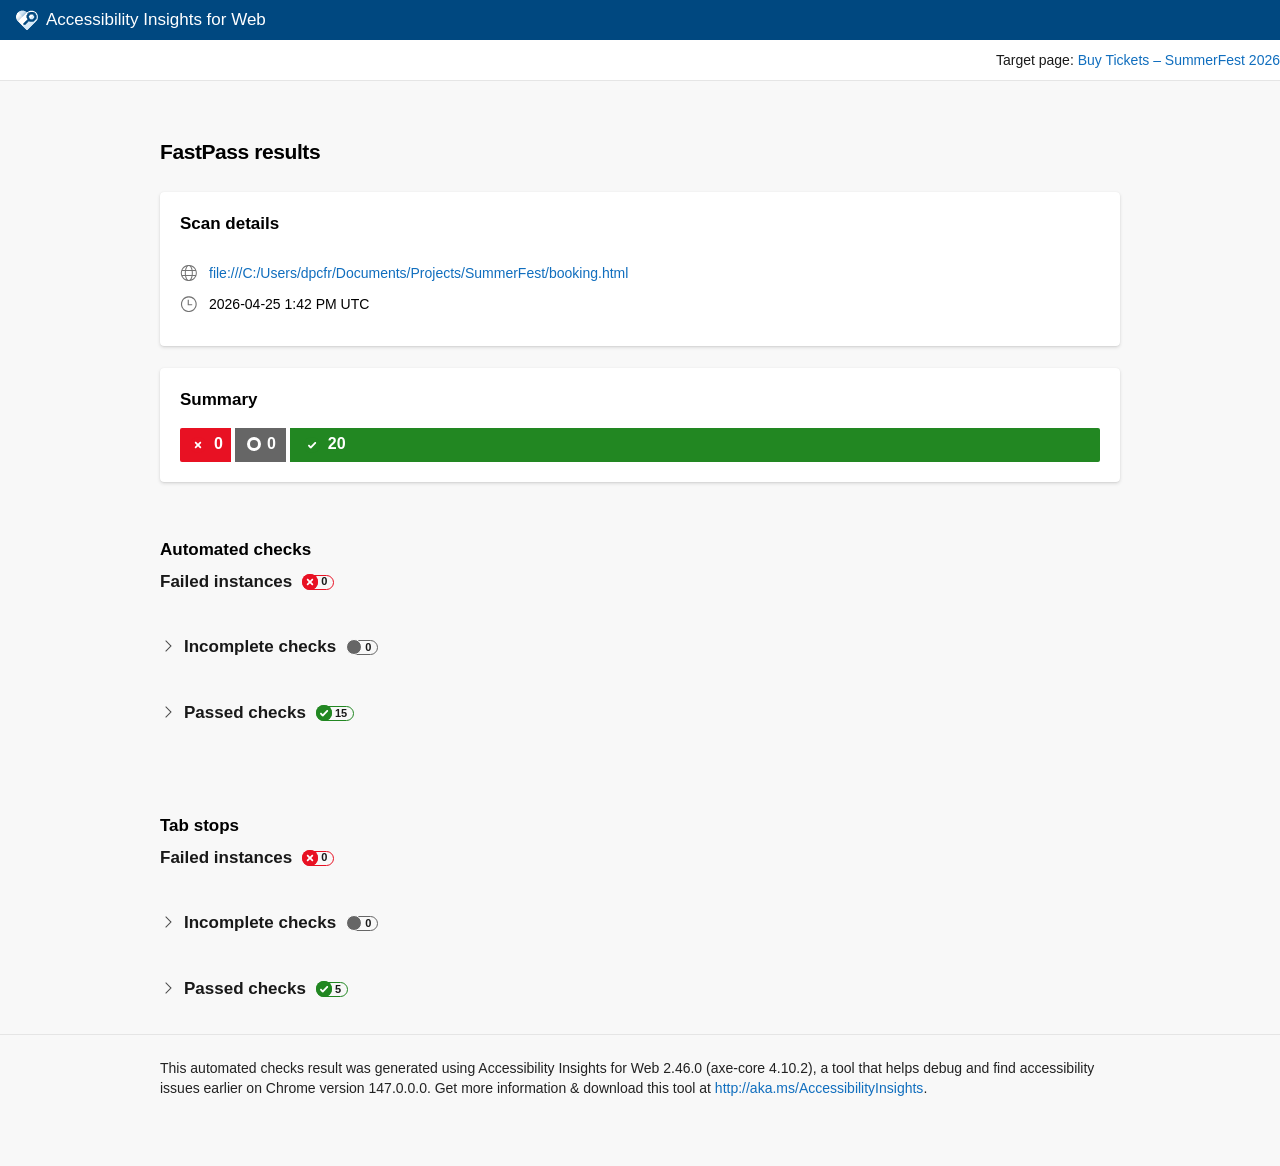
<file: Accessibility Reports/FastPass_20260425_BuyTicketsSummerFest.html>
<!DOCTYPE html><html lang="en"><head><meta charSet="UTF-8"/><title>Accessibility Insights for Web FastPass results</title><style>:root {
  --black: #000;
  --light-black: #161616;
  --white: #fff;
  --brand-blue: #004880;
  --grey: #333;
  --ada-brand-color: var(--brand-blue);
  --primary-text: rgb(0 0 0 / 90%);
  --secondary-text: rgb(0 0 0 / 70%);
  --disabled-text: rgb(0 0 0 / 38%);
  --communication-primary: #106ebe;
  --communication-tint-40: #eff6fc;
  --communication-tint-30: #deecf9;
  --communication-tint-20: #c7e0f4;
  --communication-tint-10: #2b88d8;
  --communication-shade-20: #004578;
  --neutral-0: var(--white);
  --neutral-2: #f8f8f8;
  --neutral-3: #f6f6f6;
  --neutral-4: #f4f4f4;
  --neutral-6: #f2f2f2;
  --neutral-6-5: #f1f1f1;
  --neutral-8: #ebebeb;
  --neutral-10: #dedede;
  --neutral-20: #c8c8c8;
  --neutral-30: #a6a6a6;
  --neutral-55: #6e6e6e;
  --neutral-60: #666;
  --neutral-70: #3c3c3c;
  --neutral-80: var(--grey);
  --neutral-100: var(--black);
  --neutral-alpha-2: rgb(0 0 0 / 2%);
  --neutral-alpha-4: rgb(0 0 0 / 4%);
  --neutral-alpha-6: rgb(0 0 0 / 6%);
  --neutral-alpha-8: rgb(0 0 0 / 8%);
  --neutral-alpha-10: rgb(0 0 0 / 10%);
  --neutral-alpha-20: rgb(0 0 0 / 20%);
  --neutral-alpha-30: rgb(0 0 0 / 30%);
  --neutral-alpha-60: rgb(0 0 0 / 60%);
  --neutral-alpha-70: rgb(0 0 0 / 70%);
  --neutral-alpha-80: rgb(0 0 0 / 80%);
  --neutral-alpha-90: rgb(0 0 0 / 90%);
  --positive-outcome: #228722;
  --negative-outcome: #e81123;
  --neutral-outcome: var(--neutral-60);
  --box-shadow-108: rgb(0 0 0 / 10.8%);
  --box-shadow-132: rgb(0 0 0 / 13.2%);
  --box-shadow-27: rgb(0 0 0 / 27%);
  --screenshot-image-outline: #8b8b8b;
  --card-border: transparent;
  --card-footer-border: var(--neutral-10);
  --header-bar-title-color: var(--neutral-0);
  --help-links-section-background: var(--neutral-4);
  --help-links-section-border: var(--neutral-4);
  --index-circle-background: var(--communication-primary);
  --link-hover: var(--communication-shade-20);
  --link: var(--communication-primary);
  --menu-border: var(--neutral-3);
  --menu-item-background-active: var(--neutral-alpha-8);
  --menu-item-background-hover: var(--neutral-alpha-4);
  --left-nav-icon: var(--neutral-55);
  --pill-background: var(--neutral-alpha-8);
  --pill: var(--primary-text);
  --spinner-text: var(--communication-primary);
  --nav-link-hover: var(--neutral-alpha-8);
  --nav-link-selected: var(--communication-tint-20);
  --nav-link-expanded: var(--communication-tint-40);
  --insights-button-hover: #0179d4;
  --report-footer-text: #222;
  --landmark-contentinfo: #00a88c;
  --landmark-main: #cb2e6d;
  --landmark-complementary: #6b9d1a;
  --landmark-banner: #d08311;
  --landmark-region: #2560e0;
  --landmark-navigation: #9b38e6;
  --landmark-search: #d363d8;
  --landmark-form: #0298c7;
}
:root .high-contrast-theme {
  --ada-brand-color: var(--white);
  --secondary-text: var(--white);
  --primary-text: var(--white);
  --disabled-text: #c285ff;
  --communication-tint-40: #38a9ff;
  --communication-tint-30: var(--communication-tint-10);
  --neutral-0: var(--light-black);
  --neutral-2: var(--light-black);
  --neutral-3: var(--light-black);
  --neutral-4: var(--light-black);
  --neutral-6: var(--light-black);
  --neutral-6-5: var(--light-black);
  --neutral-8: var(--white);
  --neutral-10: var(--light-black);
  --neutral-20: var(--white);
  --neutral-30: var(--white);
  --neutral-55: var(--white);
  --neutral-60: var(--white);
  --neutral-70: var(--white);
  --neutral-80: var(--white);
  --neutral-100: var(--white);
  --neutral-alpha-8: var(--white);
  --neutral-alpha-90: var(--white);
  --positive-outcome: #4ac94a;
  --negative-outcome: #fc7ab1;
  --neutral-outcome: var(--neutral-0);
  --card-border: var(--white);
  --card-footer-border: var(--white);
  --header-bar-title-color: var(--brand-blue);
  --help-links-section-background: transparent;
  --help-links-section-border: var(--white);
  --index-circle-background: var(--communication-tint-40);
  --link-hover: #ff0;
  --link: #ff0;
  --menu-border: var(--grey);
  --menu-item-background-active: var(--communication-tint-40);
  --menu-item-background-hover: var(--grey);
  --left-nav-icon: var(--black);
  --pill-background: var(--white);
  --pill: var(--black);
  --screenshot-image-outline: var(--white);
  --spinner-text: var(--communication-tint-40);
  --nav-link-hover: #2a2a2a;
  --nav-link-selected: var(--communication-tint-40);
  --nav-link-expanded: transparent;
}

.ms-Fabric.is-focusVisible .ms-Nav-group .ms-nav-linkButton:focus::after {
  border: 1px solid var(--neutral-100);
}
@media screen and (forced-colors: active) {
  .ms-Fabric.is-focusVisible .ms-Nav-group .ms-nav-linkButton:focus::after {
    border: 1px dashed windowtext !important;
  }
}

button::after {
  content: "";
  position: absolute;
}

.ms-fontColor-neutralPrimary,
.ms-fontColor-neutralPrimary--hover:hover {
  color: var(--neutral-100) !important;
}

.ms-Fabric {
  color: var(--neutral-100);
}

.insights-link {
  color: var(--link) !important;
  text-decoration: none;
}
@media screen and (forced-colors: active) {
  .insights-link {
    forced-color-adjust: unset;
  }
}
.insights-link:hover {
  color: var(--link-hover) !important;
  text-decoration: underline;
}

.high-contrast-theme .insights-link:hover {
  text-decoration: underline;
}
.high-contrast-theme .is-selected .status-icon {
  color: var(--black) !important;
}

.insights-code {
  font-family: menlo, consolas, courier new, monospace;
}

.ms-Spinner .ms-Spinner-circle {
  border-top-color: var(--spinner-text);
}
.ms-Spinner .ms-Spinner-label {
  color: var(--spinner-text);
}

@media screen and (forced-colors: active) {
  .ms-ContextualMenu button:hover .ms-ContextualMenu-itemText,
  .ms-ContextualMenu button:hover .ms-ContextualMenu-linkText {
    color: highlight;
  }
}

.guidance-tags span {
  font-size: 12px;
  font-weight: normal;
  padding-top: 2px;
  padding-right: 12px;
  padding-bottom: 2px;
  padding-left: 12px;
  color: var(--pill);
  background-color: var(--pill-background);
  border-radius: 120px;
}

.hidden-highlight-button {
  opacity: 0;
  margin: 0;
  padding: 0;
  border: none;
}

.instance-details-card {
  border-radius: 4px;
  border: 1px solid var(--card-border);
  outline-style: "border-style";
  box-shadow: 0 0.6px 1.8px var(--box-shadow-108), 0 3.2px 7.2px var(--box-shadow-132);
  margin-bottom: 16px;
  width: -moz-available;
  width: -webkit-fill-available;
  width: stretch;
}

.instance-details-card-container.selected {
  outline: 5px solid var(--communication-tint-10);
}

.instance-details-card.selected {
  border: 1px solid transparent;
}

.instance-details-card.focused,
.instance-details-card:focus {
  outline: 2px solid var(--primary-text);
  outline-offset: 2px;
}

.instance-details-card.selected.focused,
.instance-details-card.selected:focus {
  outline-offset: 8px;
}

.instance-details-card.interactive {
  cursor: pointer;
}

.instance-details-card.interactive:hover {
  box-shadow: 0 8px 10px var(--box-shadow-108), 0 8px 10px var(--box-shadow-132);
}

.report-instance-table {
  background: var(--neutral-0);
  display: table;
  table-layout: fixed;
  width: -moz-available;
  width: -webkit-fill-available;
  width: stretch;
  border-radius: inherit;
  border-collapse: collapse;
  overflow-wrap: break-word;
  word-break: break-word;
}
.report-instance-table .row {
  display: flex;
  flex-wrap: wrap;
  padding-top: 2px;
  padding-bottom: 14px;
  padding-left: 0;
  padding-right: 20px;
  border-bottom: 0.5px solid var(--neutral-10);
}
.report-instance-table .row > * {
  margin-top: 12px;
  margin-bottom: 0;
  margin-left: 20px;
  margin-right: 0;
  padding: 0;
}
.report-instance-table .row:last-child {
  border-bottom: none;
}
.report-instance-table .row-label {
  flex-basis: 90px;
  flex-shrink: 1;
  flex-grow: 0;
  font-size: 14px;
  line-height: 20px;
  font-weight: 600;
  color: var(--primary-text);
  text-align: left;
}
.report-instance-table .row-content {
  flex-basis: 200px;
  flex-shrink: 1;
  flex-grow: 1;
  color: var(--secondary-text);
  font-size: 14px;
  line-height: 20px;
  align-items: flex-end;
  display: flex;
}

.outcome-summary-bar {
  display: flex;
  flex-grow: 0;
  flex-shrink: 0;
  flex-direction: row;
  flex-wrap: wrap;
  align-items: center;
  margin-top: 16px;
  margin-bottom: 0;
  line-height: 24px;
  font-size: 17px;
  font-weight: 600;
  white-space: pre-wrap;
}
.outcome-summary-bar .block,
.outcome-summary-bar .incomplete,
.outcome-summary-bar .inapplicable,
.outcome-summary-bar .unscannable,
.outcome-summary-bar .pass,
.outcome-summary-bar .fail {
  font-family: 'Segoe UI Web (West European)','Segoe UI','-apple-system',BlinkMacSystemFont,Roboto,'Helvetica Neue',Helvetica,Ubuntu,Arial,sans-serif,'Apple Color Emoji','Segoe UI Emoji','Segoe UI Symbol';
  line-height: 20px;
  font-size: 16px;
  color: var(--neutral-0);
  padding-top: 8px;
  padding-right: 8px;
  padding-bottom: 10px;
  padding-left: 10px;
  height: 16px;
  display: flex;
  align-items: center;
  margin-right: 4px;
}
.outcome-summary-bar .count {
  font-weight: 600;
}
.outcome-summary-bar .fail {
  background-color: var(--negative-outcome);
}
.outcome-summary-bar .fail .check-container {
  position: relative;
  width: 16px;
  height: 16px;
  display: inline-block;
  border-radius: 50%;
  border: 0 solid var(--neutral-0);
}
.outcome-summary-bar .fail .check-container svg circle {
  fill: var(--negative-outcome);
}
.outcome-summary-bar .fail .check-container {
  bottom: -1px;
  margin-right: 8px;
}
.outcome-summary-bar .pass {
  background-color: var(--positive-outcome);
}
.outcome-summary-bar .pass .check-container {
  position: relative;
  width: 16px;
  height: 16px;
  display: inline-block;
  border-radius: 50%;
  border: 0 solid var(--neutral-0);
}
.outcome-summary-bar .pass .check-container svg circle {
  fill: var(--positive-outcome);
}
.outcome-summary-bar .pass .check-container {
  bottom: -1px;
  margin-right: 8px;
  margin-left: 4px;
}
.outcome-summary-bar .inapplicable,
.outcome-summary-bar .unscannable {
  background-color: var(--neutral-outcome);
}
.outcome-summary-bar .inapplicable .check-container,
.outcome-summary-bar .unscannable .check-container {
  position: relative;
  width: 16px;
  height: 16px;
  display: inline-block;
  border-radius: 50%;
  border: 0 solid var(--neutral-0);
}
.outcome-summary-bar .inapplicable .check-container,
.outcome-summary-bar .unscannable .check-container {
  bottom: -1px;
  margin-right: 8px;
  margin-left: 4px;
}
.outcome-summary-bar .incomplete {
  background-color: var(--neutral-outcome);
  color: var(--white);
  border: 2px var(--neutral-60) solid;
  height: 12px;
}
.outcome-summary-bar .incomplete .check-container {
  position: relative;
  width: 8px;
  height: 8px;
  display: inline-block;
  border-radius: 50%;
  border: 3px solid var(--neutral-0);
}
.outcome-summary-bar .incomplete .check-container {
  margin-right: 6px;
  border-color: var(--white);
}
.outcome-summary-bar .summary-bar-left-edge {
  border-top-left-radius: 2px;
  border-bottom-left-radius: 2px;
}
.outcome-summary-bar .summary-bar-right-edge {
  border-top-right-radius: 2px;
  border-bottom-right-radius: 2px;
  margin-right: 0;
}
.outcome-summary-bar .label {
  font-weight: normal;
}

.screen-reader-only {
  position: absolute;
  left: -10000px;
  top: auto;
  height: 1px;
  overflow: hidden;
  clip-path: inset(100% 100% 100% 100%);
}

.check-container svg {
  width: 100%;
  height: 100%;
}

.outcome-chip {
  height: 16px;
  color: var(--primary-text);
  border-radius: 0 8px 8px 0;
  margin-right: 4px;
  margin-bottom: -3px;
  margin-left: 4px;
  display: inline-flex;
  align-items: center;
}
.outcome-chip .icon {
  border-radius: 50%;
  width: 16px;
  height: 16px;
}
.outcome-chip .count {
  font-family: 'Segoe UI Web (West European)','Segoe UI','-apple-system',BlinkMacSystemFont,Roboto,'Helvetica Neue',Helvetica,Ubuntu,Arial,sans-serif,'Apple Color Emoji','Segoe UI Emoji','Segoe UI Symbol';
  line-height: 13px;
  font-size: 11px;
  border-radius: 0 8px 8px 0;
  padding-right: 6px;
  padding-left: 10px;
  font-weight: 700;
  margin-left: -8px;
  height: 13px;
}
@media screen and (forced-colors: active) {
  .outcome-chip .count {
    forced-color-adjust: none;
    border-color: canvastext !important;
    color: canvastext;
  }
}
.outcome-chip.outcome-chip-pass .check-container {
  position: relative;
  width: 16px;
  height: 16px;
  display: inline-block;
  border-radius: 50%;
  border: 0 solid var(--neutral-0);
}
.outcome-chip.outcome-chip-pass .check-container svg circle {
  fill: var(--positive-outcome);
}
.outcome-chip.outcome-chip-pass .check-container {
  background-color: var(--positive-outcome);
}
.outcome-chip.outcome-chip-pass .count {
  background-color: transparent;
  border: 1.5px solid var(--positive-outcome);
  width: max-content;
}
.outcome-chip.outcome-chip-incomplete .check-container, .outcome-chip.outcome-chip-review .check-container {
  position: relative;
  width: 14px;
  height: 14px;
  display: inline-block;
  border-radius: 50%;
  border: 1px solid var(--neutral-0);
}
.outcome-chip.outcome-chip-incomplete .check-container, .outcome-chip.outcome-chip-review .check-container {
  background-color: var(--neutral-60);
}
.outcome-chip.outcome-chip-incomplete .count, .outcome-chip.outcome-chip-review .count {
  background-color: transparent;
  border: 1.5px solid var(--neutral-60);
  width: max-content;
}
.outcome-chip.outcome-chip-fail .check-container {
  position: relative;
  width: 16px;
  height: 16px;
  display: inline-block;
  border-radius: 50%;
  border: 0 solid var(--neutral-0);
}
.outcome-chip.outcome-chip-fail .check-container svg circle {
  fill: var(--negative-outcome);
}
.outcome-chip.outcome-chip-fail .check-container {
  background-color: var(--negative-outcome);
}
.outcome-chip.outcome-chip-fail .count {
  background-color: transparent;
  border: 1.5px solid var(--negative-outcome);
  width: max-content;
}
.outcome-chip.outcome-chip-inapplicable .check-container, .outcome-chip.outcome-chip-unscannable .check-container {
  position: relative;
  width: 16px;
  height: 16px;
  display: inline-block;
  border-radius: 50%;
  border: 0 solid var(--neutral-0);
}
.outcome-chip.outcome-chip-inapplicable .check-container, .outcome-chip.outcome-chip-unscannable .check-container {
  background-color: var(--neutral-outcome);
}
.outcome-chip.outcome-chip-inapplicable .count, .outcome-chip.outcome-chip-unscannable .count {
  background-color: transparent;
  border: 1.5px solid var(--neutral-outcome);
  width: max-content;
}

.outcome-icon-set .outcome-icon {
  margin-left: 4px;
  border-radius: 50%;
}
.outcome-icon-set .outcome-icon-pass .check-container {
  position: relative;
  width: 14px;
  height: 14px;
  display: inline-block;
  border-radius: 50%;
  border: 0 solid var(--neutral-0);
}
.outcome-icon-set .outcome-icon-pass .check-container svg circle {
  fill: var(--positive-outcome);
}
.outcome-icon-set .outcome-icon-incomplete .check-container {
  position: relative;
  width: 12px;
  height: 12px;
  display: inline-block;
  border-radius: 50%;
  border: 1px solid var(--neutral-0);
}
.outcome-icon-set .outcome-icon-incomplete .check-container {
  border-color: var(--neutral-60);
}
.outcome-icon-set .outcome-icon-fail .check-container {
  position: relative;
  width: 14px;
  height: 14px;
  display: inline-block;
  border-radius: 50%;
  border: 0 solid var(--neutral-0);
}
.outcome-icon-set .outcome-icon-fail .check-container svg circle {
  fill: var(--negative-outcome);
}

body {
  font-size: 14px;
  margin: auto;
  background-color: var(--neutral-2);
  color: black;
  font-family: 'Segoe UI Web (West European)','Segoe UI','-apple-system',BlinkMacSystemFont,Roboto,'Helvetica Neue',Helvetica,Ubuntu,Arial,sans-serif,'Apple Color Emoji','Segoe UI Emoji','Segoe UI Symbol';
}

.outer-container {
  box-shadow: 0 1px 0 rgba(0, 0, 0, 0.08);
}
.outer-container .content-container {
  max-width: 960px;
  margin-right: auto;
  margin-left: auto;
  margin-top: 24px;
}
.outer-container .content-container h2 {
  margin: 0;
  font-size: 17px;
  line-height: 24px;
}
@media only screen and (width <= 1000px) {
  .outer-container .content-container {
    margin-top: 24px;
    margin-right: 16px;
    margin-left: 16px;
  }
}

.scan-details-section {
  box-shadow: 0 0.3px 0.9px rgba(0, 0, 0, 0.108), 0 1.6px 3.6px rgba(0, 0, 0, 0.132);
  border-radius: 4px;
  background-color: var(--neutral-0);
  padding: 20px;
  margin-bottom: 22px;
}
.scan-details-section .details-section-list {
  list-style: none;
  font-size: 14px;
  line-height: 16px;
  padding-left: 0;
  display: flex;
  align-items: flex-start;
  justify-content: center;
  flex-direction: column;
}
.scan-details-section h3 {
  margin: 0;
  font-size: 17px;
  line-height: 24px;
}
.scan-details-section li {
  display: inline-block;
  padding-top: 12px;
}
.scan-details-section li .icon {
  padding-right: 12px;
  position: relative;
  top: 3px;
}
.scan-details-section .text {
  word-break: break-all;
}
.scan-details-section .description-text {
  white-space: pre-wrap;
}
.scan-details-section .screen-reader-only {
  position: absolute;
  left: -10000px;
  top: auto;
  height: 1px;
  overflow: hidden;
  clip-path: inset(100% 100% 100% 100%);
}

.report-footer-container {
  max-width: 960px;
  margin-right: auto;
  margin-left: auto;
  margin-bottom: 68px;
  margin-top: 24px;
}
.report-footer-container .report-footer {
  line-height: 20px;
  color: var(--report-footer-text);
}
@media only screen and (width <= 1000px) {
  .report-footer-container {
    margin-right: 16px;
    margin-left: 16px;
  }
}

.report-header-command-bar {
  height: 40px;
  width: 100%;
  display: flex;
  justify-content: end;
  min-height: fit-content;
  align-items: center;
  background-color: var(--neutral-0);
  box-shadow: 0 1px 0 rgba(0, 0, 0, 0.08);
}
.report-header-command-bar .target-page {
  white-space: nowrap;
  margin-left: 16px;
  display: flex;
  color: var(--primary-text);
  font-family: 'Segoe UI Web (West European)','Segoe UI','-apple-system',BlinkMacSystemFont,Roboto,'Helvetica Neue',Helvetica,Ubuntu,Arial,sans-serif,'Apple Color Emoji','Segoe UI Emoji','Segoe UI Symbol';
  font-size: 14px;
  line-height: 20px;
  font-weight: normal;
  min-width: 0;
}
.report-header-command-bar .target-page a {
  white-space: nowrap;
  overflow: hidden;
  text-overflow: ellipsis;
}

.report-congrats-message {
  word-break: break-word;
  overflow-wrap: break-word;
}

.report-congrats-head {
  font-size: 16px;
  font-weight: 600;
  color: var(--primary-text);
  padding-top: 10px;
  padding-right: 0;
  padding-bottom: 10px;
  padding-left: 0;
}

.report-congrats-info {
  font-size: 14px;
  color: var(--secondary-text);
  padding-top: 10px;
  padding-right: 0;
  padding-bottom: 10px;
  padding-left: 0;
}

.sleeping-ada {
  height: 100px;
}

.title-section {
  margin-top: 56px;
}
.title-section h1 {
  font-weight: 600;
  margin-bottom: 24px;
  font-size: 21px;
  line-height: 32px;
  letter-spacing: -0.02em;
}

.results-container {
  margin-top: 56px;
}
.results-container .title-container :is(h1, h2, h3, h4, h5, h6) {
  font-weight: unset;
  margin-block: 0;
  margin-inline: 0;
}

@media screen and (width <= 640px) {
  .outcome-past-tense {
    display: none;
  }
}
.collapsible-container .collapsible-control[aria-expanded=true]::before, .collapsible-container .collapsible-control[aria-expanded=false]::before {
  display: inline-block;
  border-right: 1px solid var(--secondary-text);
  border-bottom: 1px solid var(--secondary-text);
  min-width: 7px;
  width: 7px;
  height: 7px;
  content: "";
  transform-origin: 50% 50%;
  transition: transform 0.1s linear 0s;
}

.summary-section {
  box-shadow: 0 0.3px 0.9px rgba(0, 0, 0, 0.108), 0 1.6px 3.6px rgba(0, 0, 0, 0.132);
  border-radius: 4px;
  background-color: var(--neutral-0);
  padding: 20px;
  margin-bottom: 24px;
}

.result-section {
  padding-bottom: 24px;
}
.result-section .title-container .collapsible-control::before {
  position: relative;
  bottom: 2px;
  margin-right: 14px;
}
.result-section .collapsible-content {
  margin-left: 16px;
}

.collapsible-container .collapsible-control {
  font-family: "Segoe UI Web (West European)", "Segoe UI", -apple-system, BlinkMacSystemFont, Roboto, "Helvetica Neue", Helvetica, Ubuntu, Arial, sans-serif, "Apple Color Emoji", "Segoe UI Emoji", "Segoe UI Symbol";
  background-color: transparent;
  cursor: pointer;
  border: none;
  display: flex;
  align-items: baseline;
  width: 100%;
}
.collapsible-container .collapsible-control:hover {
  background-color: var(--neutral-alpha-4);
}
.collapsible-container:not(.collapsible-rule-details-group) .collapsible-control {
  padding-left: 2px;
  padding-right: 16px;
  position: relative;
}
.collapsible-container .collapsible-control[aria-expanded=false]::before {
  transform: rotate(-45deg);
}
.collapsible-container .collapsible-control[aria-expanded=true]::before {
  transform: rotate(45deg);
}
.collapsible-container .collapsible-content[aria-hidden=true] {
  display: none;
}

ul.instance-details-list {
  list-style-type: none;
  padding-inline-start: unset;
  margin-block-start: unset;
  margin-block-end: unset;
}
ul.instance-details-list li {
  margin-bottom: 16px;
}
ul.instance-details-list li:last-child {
  margin-bottom: unset;
}</style><style>.no-failure-view--X37Kx{font-size:15px;font-weight:400;padding:15px}.assessment-instance-label--gMLtF{width:24px;font-size:14px;height:24px;text-align:center;float:left;margin-right:8px;line-height:24px;color:var(--white)}.assessment-instance-label--gMLtF.radio{width:14px;height:14px;border-radius:50%;margin-top:6px}.assessment-instance-label--gMLtF.not-applicable{font-size:10px}.all-content--F4o2F{display:flex;flex-direction:row;vertical-align:center;font-size:14px;line-height:24px}.instance-header--UjKG9{color:var(--primary-text);white-space:pre}@media screen and (forced-colors: active){.instance-header--UjKG9{color:inherit}}.assessment-instance-textContent--qzfyY{overflow:hidden;white-space:normal;text-overflow:ellipsis;color:var(--secondary-text)}@media screen and (forced-colors: active){.assessment-instance-textContent--qzfyY{color:inherit}}.expand-collapse-all-button--3rBtD{display:flex;padding:unset;padding-right:27px;margin-left:-2px;margin-top:2px}.visual-helper-toggle--pqmC6{display:flex;align-items:center;word-wrap:break-word;margin:unset}.visual-helper-toggle--pqmC6 label{font-family:"Segoe UI Web (West European)",Segoe UI,-apple-system,BlinkMacSystemFont,Roboto,Helvetica Neue,Helvetica,Ubuntu,Arial,sans-serif,"Apple Color Emoji","Segoe UI Emoji",Segoe UI Symbol;font-weight:400;font-size:14px;line-height:20px;margin-right:8px}.cards-visualization-modifiers-container--JD-Mt{display:flex;flex-wrap:wrap}.heading-element-for-level--ifVX6{margin-block-start:unset;margin-block-end:unset}.failed-instances-container--3UUNb .collapsible-content{margin-left:24px}.outcome-chip-container--G5Dfr{min-width:50px}.hidden-highlight-button--vu3B3{opacity:0;margin:0;padding:0;border:none}.instance-details-card--owGQF{border-radius:4px;border:1px solid var(--card-border);outline-style:"border-style";box-shadow:0 .6px 1.8px var(--box-shadow-108),0 3.2px 7.2px var(--box-shadow-132);margin-bottom:16px;width:-moz-available;width:-webkit-fill-available;width:stretch}.instance-details-card-container--KLHTp.selected--wEA4l{outline:5px solid var(--communication-tint-10)}.instance-details-card--owGQF.selected--wEA4l{border:1px solid transparent}.instance-details-card--owGQF.focused--pvBWq,.instance-details-card--owGQF:focus{outline:2px solid var(--primary-text);outline-offset:2px}.instance-details-card--owGQF.selected--wEA4l.focused--pvBWq,.instance-details-card--owGQF.selected--wEA4l:focus{outline-offset:8px}.instance-details-card--owGQF.interactive--an0ab{cursor:pointer}.instance-details-card--owGQF.interactive--an0ab:hover{box-shadow:0 8px 10px var(--box-shadow-108),0 8px 10px var(--box-shadow-132)}.report-instance-table--3VoZX{background:var(--neutral-0);display:table;table-layout:fixed;width:-moz-available;width:-webkit-fill-available;width:stretch;border-radius:inherit;border-collapse:collapse;overflow-wrap:break-word;word-break:break-word}.report-instance-table--3VoZX .row---3i35{display:flex;flex-wrap:wrap;padding:2px 20px 14px 0;border-bottom:.5px solid var(--neutral-10)}.report-instance-table--3VoZX .row---3i35>*{margin:12px 0 0 20px;padding:0}.report-instance-table--3VoZX .row---3i35:last-child{border-bottom:none}.report-instance-table--3VoZX .row-label--FlVZl{flex-basis:90px;flex-shrink:1;flex-grow:0;font-size:14px;line-height:20px;font-weight:600;color:var(--primary-text);text-align:left}.report-instance-table--3VoZX .row-content--07KUh{flex-basis:200px;flex-shrink:1;flex-grow:1;color:var(--secondary-text);font-size:14px;line-height:20px;align-items:flex-end;display:flex}.toast-container--L-5HM{display:inline-block}.toast-content--8-Mx1{background:var(--neutral-70);border-radius:4px;color:var(--neutral-0);padding:14px 20px;width:316px;margin-left:-178px;left:50%;bottom:20px;z-index:1000;position:absolute}.kebab-menu-icon--EUIj-{flex-grow:1;padding:6px 9px!important}@media screen and (forced-colors: active){.kebab-menu-icon--EUIj-{color:buttontext!important}}.kebab-menu-icon--EUIj-:hover{border-style:solid!important;border-width:1px;padding:5px 8px!important}.kebab-menu-button--9Qt0a{margin-right:8px;width:32px;height:32px}.kebab-menu-button--9Qt0a:hover{background-color:var(--menu-item-background-hover)}.kebab-menu-button--9Qt0a.is-expanded{background-color:var(--menu-item-background-active)}@media screen and (forced-colors: active){.kebab-menu-button--9Qt0a.is-expanded .kebab-menu-icon--EUIj-,.kebab-menu-button--9Qt0a:hover .kebab-menu-icon--EUIj-{color:highlight}}.foot--p1DfC{display:flex;justify-content:space-between;align-items:center;background-color:var(--neutral-2);min-height:48px;padding-left:12px;border-top:.5px solid var(--card-footer-border);border-bottom-left-radius:inherit;border-bottom-right-radius:inherit}.foot--p1DfC .highlight-status--xJvvI{display:flex;justify-content:space-between;align-items:center;background:transparent}.foot--p1DfC .highlight-status--xJvvI svg{fill:var(--secondary-text)}@media screen and (forced-colors: active){.foot--p1DfC .highlight-status--xJvvI svg{fill:ButtonFace!important;stroke:ButtonText!important}}.foot--p1DfC .highlight-status--xJvvI label{color:var(--secondary-text);font-size:14px;overflow-wrap:break-word;word-break:break-word}ul.instance-details-list--YfkRy{list-style-type:none;padding-inline-start:unset;margin-block-start:unset;margin-block-end:unset}ul.instance-details-list--YfkRy>li{margin-bottom:16px}ul.instance-details-list--YfkRy>li:last-child{margin-bottom:unset}.rule-more-resources--uw9mc{display:flex;flex-direction:column;margin-bottom:16px;padding:14px 20px;background-color:var(--neutral-0);box-shadow:0 .3px .9px #0000001c,0 1.6px 3.6px #0002;border-radius:4px;border:1px solid var(--card-border);line-height:20px;overflow-wrap:break-word;word-break:break-word}.rule-more-resources--uw9mc .more-resources-title--jOuUL{font-weight:600}.rule-more-resources--uw9mc .rule-details-id--s-TpO{padding-top:12px;padding-bottom:12px}.rule-more-resources--uw9mc .rule-guidance--TIQgm>:not(span:first-of-type){margin-left:8px}.rule-details-group--Tb-LW .rule-detail{font-size:14px;padding:16px 8px;display:flex;align-items:baseline;text-align:left}.rule-details-group--Tb-LW .rule-detail .outcome-chip{vertical-align:middle;margin-bottom:2px}.rule-details-group--Tb-LW .rule-detail .rule-details-id{font-weight:600;color:var(--primary-text);word-break:break-all}.rule-details-group--Tb-LW .rule-detail .rule-details-id a{font-weight:600;color:var(--primary-text)!important}.rule-details-group--Tb-LW .rule-detail .rule-details-id strong{font-weight:600}.rule-details-group--Tb-LW .rule-detail .rule-detail-description{color:var(--secondary-text)!important;word-break:break-all}.collapsible-rule-details-group--V-HWh{box-shadow:0 1px #00000014}.collapsible-rule-details-group--V-HWh .rule-detail{box-shadow:unset}.collapsible-rule-details-group--V-HWh:not(.collapsed){box-shadow:unset}.result-section-title--RGFI5{display:flex;flex-wrap:nowrap;justify-content:flex-start;align-items:center;margin-top:8px;margin-bottom:8px}.result-section-title--RGFI5 .outcome-chip.outcome-chip-fail .count{line-height:11px}.result-section-title--RGFI5 .outcome-chip.outcome-chip-fail svg{margin-bottom:3px}.result-section-title--RGFI5 .title--WBYFE{font-weight:600;font-size:17px;line-height:24px;margin-right:6px;color:var(--primary-text)}.result-section-title--RGFI5 .heading--NdP4Q{font-weight:600;font-size:15px;line-height:20px;margin-right:6px;color:var(--primary-text)}.result-section-title--RGFI5 .outcome-chip-container--BT3j5{display:flex;height:16px}.result-section--HfO9s{padding-bottom:24px}.result-section--HfO9s .title-container--JzN4A .collapsible-control--e42Z7:before{position:relative;bottom:2px}.result-section--HfO9s>h2{margin:0;font-size:17px;line-height:24px}.issues-test-view--d0CNp{background-color:var(--neutral-2);height:100%}.message-bar-height-override--QmwHf{min-height:fit-content}.scanning-spinner--jeHG9{margin-top:50px}div.insights-dialog-main-override--ma4DA{width:75%;max-width:500px;user-select:text}@media screen and (width <= 500px){div.insights-dialog-main-override--ma4DA{min-width:240px;width:75%}}div.insights-dialog-main-override--ma4DA .dialog-body--cmWmz{font-size:16px}.issue-filing-dialog--F9jun .ms-Dialog-title{font-size:21px;line-height:32px;letter-spacing:-.02em;font-weight:600;padding-bottom:0}.issue-filing-dialog--F9jun .ms-Dialog-subText{font-weight:400;font-size:15px;color:var(--secondary-text)}.issue-filing-dialog--F9jun .textfield-description{color:var(--secondary-text);font-style:italic}.action-and-cancel-buttons-component--DF7bf{display:flex;justify-content:flex-end}.action-and-cancel-buttons-component--DF7bf .action-cancel-button-col--RMfN-+.action-cancel-button-col--RMfN-{margin-left:8px}.details-disabled-message--NGo5z{margin-top:5px;margin-bottom:5px;font-size:14px}.issues-table--0jawk{background-color:var(--neutral-2);width:calc(100% - 48px);display:flex;flex-direction:column;padding-top:24px;padding-right:24px;padding-left:24px}.issues-table--0jawk .issues-table-subtitle--SwQ6H{color:var(--secondary-text);max-width:570px;font-size:14px;margin-top:4px;margin-bottom:16px}.issues-table--0jawk .issues-table-content--SD1dX{height:100%;display:flex;flex-direction:column;min-height:0}.insights-command-button--T-hSI .command-bar-button-icon--nEHZq{line-height:16px}.insights-command-button--T-hSI:disabled{color:var(--disabled-text)}.insights-command-button--T-hSI:disabled .command-bar-button-icon--nEHZq{color:var(--disabled-text)}.insights-command-button--T-hSI:active:not(:disabled) .command-bar-button-icon--nEHZq{color:var(--primary-text)}@media screen and (forced-colors: active){.insights-command-button--T-hSI,.insights-command-button--T-hSI .command-bar-button-icon--nEHZq,.insights-command-button--T-hSI:hover .command-bar-button-icon--nEHZq{color:buttontext}}.inline-start-over-button--8yKbR{height:fit-content;padding:4px;margin-bottom:-4px;vertical-align:text-bottom;border-color:var(--secondary-text);background-color:var(--neutral-0)}.static-content-in-details-view--RtXb0{padding-top:24px;padding-right:24px;padding-left:24px;margin-bottom:auto;background-color:var(--neutral-2);height:100%}.static-content-in-details-view--RtXb0 ol{-webkit-padding-start:16px;padding-inline-start:16px}.static-content-in-details-view--RtXb0 ol li ul li{list-style-type:disc}.static-content-in-details-view--RtXb0 i{font-size:16px}.details-view-toggle--kKKiI{margin-bottom:0;margin-top:12px;height:40px;background-color:var(--neutral-4)}.details-view-toggle--kKKiI .ms-Toggle-label{float:left;margin:5px 8px;color:var(--neutral-100)}.details-view-toggle--kKKiI .ms-Toggle-innerContainer{margin:10px 0}.target-page-changed-subtitle--lbFxS{color:var(--secondary-text);max-width:570px;font-size:14px;margin-top:4px;margin-bottom:16px}.header-with-content-link--IJtjj{display:flex}.header-with-content-link--IJtjj h1{margin-right:8px}.header-with-content-link--IJtjj div{align-self:center}.high-contrast-theme .insights-tooltip--DwELH{outline-style:solid;outline-width:1px;outline-color:var(--white)}.insights-tooltip-host--MhYAf{display:inline-block;min-width:0}.insights-link---UKMy{display:flex}.insights-link---UKMy:hover,.insights-link---UKMy:active{text-decoration:none!important}span.collapsible-title--fMRHE{padding-left:.5vw}.collapsible--hRtW-{padding:0;cursor:pointer;width:100%;border:none;outline:none;line-height:.25px;display:flex;justify-content:flex-start;align-items:center}.collapsible--hRtW- h2{font-weight:300;font-size:17px}.collapsible-content--nz7H1{overflow:hidden;padding-left:calc(.5vw + 13px)}.tab-stops-test-view-container--uW09o{background-color:var(--neutral-2);height:100%}.tab-stops-test-view--PVoaa{padding-top:24px;padding-right:24px;padding-left:24px;margin-bottom:auto;background-color:var(--neutral-2)}.tab-stops-test-view--PVoaa i{font-size:16px}.tab-stops-test-view--PVoaa .tab-stops-test-view-header--IiOGa{margin-right:8px}.requirement-table-title--v1y2E{font-weight:600;font-size:17px;line-height:24px;margin-bottom:unset}.visual-helper-toggle--1ssaD{display:flex;align-items:center;word-wrap:break-word;margin:unset}.visual-helper-toggle--1ssaD label{font-family:"Segoe UI Web (West European)",Segoe UI,-apple-system,BlinkMacSystemFont,Roboto,Helvetica Neue,Helvetica,Ubuntu,Arial,sans-serif,"Apple Color Emoji","Segoe UI Emoji",Segoe UI Symbol;font-weight:400;font-size:14px;line-height:20px;margin-right:8px;font-weight:600}.requirement-how-to-test-header--myxoc{font-weight:600;font-size:17px;line-height:24px;padding-left:.5vw;display:block}.requirement-instructions-header--z7LRH{font-style:normal;font-weight:600;font-size:16px;line-height:20px;padding-left:.5vw;display:block}.requirement-instructions--IW7Iz{font-family:"Segoe UI Web (West European)",Segoe UI,-apple-system,BlinkMacSystemFont,Roboto,Helvetica Neue,Helvetica,Ubuntu,Arial,sans-serif,"Apple Color Emoji","Segoe UI Emoji",Segoe UI Symbol}.requirement-instructions--IW7Iz p,.requirement-instructions--IW7Iz ol,.requirement-instructions--IW7Iz li{margin-top:5px;margin-bottom:5px}.requirement-instructions--IW7Iz ol{-webkit-padding-start:16px;padding-inline-start:16px}.requirement-instructions--IW7Iz ol ol{list-style-type:lower-alpha}.requirement-instructions--IW7Iz ol ol ol{list-style-type:lower-roman}.generic-panel--xXyG-{color:var(--neutral-100)}.header-text--UvZ3Z{font-weight:600;font-size:21px;line-height:32px;letter-spacing:-.02em;color:var(--neutral-100);margin-bottom:20px}.failure-instance-panel--zQ5Wt .observed-failure-textfield--Rf8Co{padding-bottom:12px}.failure-instance-panel--zQ5Wt .header-text{font-size:21px}.failure-instance-snippet-empty-body--PUexR{margin-top:8px;margin-bottom:24px;color:var(--secondary-text)}.failure-instance-snippet-title--f2lSB{margin-top:24px;margin-bottom:8px;color:var(--primary-text)}.failure-instance-selector-note--u4Ug1{color:var(--secondary-text);margin-top:8px;margin-bottom:8px}.failure-instance-snippet-filled-body--9MFyu{margin-top:8px;margin-bottom:24px;padding:12px 16px;max-height:200px;color:var(--primary-text);background-color:var(--neutral-4);overflow-y:scroll;word-wrap:break-word}.failure-instance-snippet-error--twv1z{margin-top:9px;margin-bottom:50px;margin-left:9px;color:var(--secondary-text);display:flex;flex-direction:row}.failure-instance-snippet-error-icon--lxIV1{color:var(--negative-outcome);padding:3px 8px}.edit-button--hhwNy{font-size:16px!important;line-height:24px!important;color:var(--neutral-100)!important}.edit-button--hhwNy:hover,.edit-button--hhwNy:focus{color:linktext!important}@media screen and (forced-colors: active){.edit-button--hhwNy{color:inherit!important}}@media screen and (forced-colors: active) and (forced-colors: active){.edit-button--hhwNy{forced-color-adjust:unset}}@media screen and (forced-colors: active){.edit-button--hhwNy:hover,.edit-button--hhwNy:focus{color:initial!important}}.choice-group-container--5SzTv{display:flex}.secondary-controls-wrapper--pUCeO{margin-left:4px}@media screen and (forced-colors: active){.ms-DetailsRow .secondary-controls-wrapper--pUCeO button{color:buttontext;background-color:canvas}.ms-DetailsRow .secondary-controls-wrapper--pUCeO button:focus:after{content:"";position:absolute;inset:2px;border:1px solid transparent;outline:buttontext solid 2px;z-index:1}.ms-DetailsRow .secondary-controls-wrapper--pUCeO button:hover{color:highlight;background-color:canvas}}.radio-button-group--w7ZAq{column-gap:8px;display:flex;flex-direction:row;align-items:center;min-height:32px}.radio-button-option--xvPFh{margin-top:0}.radio-button-option--xvPFh .radio-button-option-field--Nk--O{min-width:20px}.radio-button-option--xvPFh .radio-button-option-pass--HpvMz.is-checked:before,.radio-button-option--xvPFh .radio-button-option-pass--HpvMz.is-checked:after{border-color:var(--positive-outcome)}.radio-button-option--xvPFh .radio-button-option-fail--9vbVp.is-checked:before,.radio-button-option--xvPFh .radio-button-option-fail--9vbVp.is-checked:after{border-color:var(--negative-outcome)}@media screen and (forced-colors: active){.ms-DetailsRow .radio-button-option--xvPFh .radio-button-option-field--Nk--O:before{background-color:canvas;border-color:buttontext}.radio-button-option--xvPFh .radio-button-option-field--Nk--O.is-checked:before,.radio-button-option--xvPFh .radio-button-option-field--Nk--O.is-checked:after,.radio-button-option--xvPFh .radio-button-option-field--Nk--O:hover:before,.radio-button-option--xvPFh .radio-button-option-field--Nk--O:hover:after{forced-color-adjust:none;border-color:highlight!important}.radio-button-option--xvPFh .radio-button-option-field--Nk--O.is-checked:before,.radio-button-option--xvPFh .radio-button-option-field--Nk--O:hover:before{background-color:highlighttext}.radio-button-option--xvPFh .radio-button-option-field--Nk--O.is-checked:after,.radio-button-option--xvPFh .radio-button-option-field--Nk--O:hover:after{background-color:highlight}}.requirement-column--4Ii53{font-size:14px;color:var(--primary-text);white-space:normal}@media screen and (forced-colors: active){.requirement-column--4Ii53{color:inherit}}.pass-fail-column-cell--O-JFD{display:flex;align-items:center;min-height:47px}.requirement-name--Gl1fk{font-weight:600}.requirement-table--cJAxX>div[role=grid]{padding-bottom:20px}.tab-stops-failure-instance-section--PhQjL{padding-bottom:24px}.tab-stops-failure-instance-section--PhQjL .title-container--bvoQk .collapsible-control--UVHg4:before{position:relative;bottom:2px}.tab-stops-failure-instance-section--PhQjL>h2{margin:0;font-size:17px;line-height:24px}.change-assessment-dialog-modal--wvGCI .ms-Overlay{background-color:var(--neutral-alpha-60)}.change-assessment-dialog--6rXKH{border-radius:6px;box-shadow:0 0 10px 0 var(--neutral-alpha-60)}.change-assessment-dialog--6rXKH .ms-Dialog-title{font-weight:600}.change-assessment-dialog--6rXKH .change-assessment-dialog-button-container--akgQr{display:flex;flex-wrap:wrap;justify-content:flex-end}.change-assessment-dialog--6rXKH .change-assessment-dialog-button-container--akgQr .action-cancel-button-col---ILlC{text-align:right;padding-left:0;margin-top:4px}.change-assessment-dialog--6rXKH .change-assessment-dialog-button-container--akgQr .action-cancel-button-col---ILlC+.action-cancel-button-col---ILlC{margin-left:8px}.change-assessment-dialog--6rXKH .change-assessment-dialog-button-container--akgQr button{padding:0;height:32px}.change-assessment-dialog--6rXKH .change-assessment-dialog-button-container--akgQr .continue-button--Iui0u button{width:140px}.restart-button--1-9nA button{width:85px}.getting-started-view--7gL6C{margin-right:18px;margin-left:18px;padding-left:6px;padding-top:1vh;padding-bottom:1vh;display:flex;flex-direction:column;height:100%;justify-content:space-between}.getting-started-header--JP1v7{font-weight:600;font-size:21px;line-height:32px;letter-spacing:-.02em;padding-top:8px}.getting-started-header--JP1v7 i{font-size:16px}.getting-started-header-title--HzdQh{margin-right:8px}.getting-started-title--NaMyN{font-weight:600;font-size:17px;line-height:24px}.next-requirement-button--o-C01{align-self:flex-end}.requirement-view--VJpPz{margin-right:18px;margin-left:18px;padding-left:6px;padding-top:1vh;display:flex;flex-direction:column;height:100%;justify-content:space-between}.requirement-view--VJpPz .next-requirement-button-container--hiHnU{display:flex;flex-direction:column;align-self:flex-end}.requirement-view--VJpPz .next-requirement-button--MB2Mv{align-self:flex-end;margin-bottom:1vh;margin-top:1vh}.requirement-view--VJpPz .requirement-content--6UOi3{padding-left:32px}@media screen and (width >= 1200px){.requirement-view--VJpPz .requirement-content--6UOi3{display:grid;grid-template-columns:1fr 308px}}.requirement-view--VJpPz .requirement-content--6UOi3 .main-content--z1Mtq{margin-top:10px;width:90%;margin-right:32px}.requirement-view--VJpPz .requirement-content--6UOi3 .main-content--z1Mtq h3{font-weight:600;font-size:17px}.requirement-view--VJpPz .requirement-context-box--rueqd{width:308px;height:fit-content;margin-right:32px}@media screen and (width <= 1200px){.requirement-view--VJpPz .requirement-context-box--rueqd{width:100%;padding-top:0;margin-bottom:40px;margin-top:24px}}.details-view-spinner{width:100%}.visual-helper{display:flex;padding-top:1.5vh;flex-wrap:wrap}.visual-helper .visual-helper-text{padding-right:.9vh;font-family:"Segoe UI Web (West European)",Segoe UI,-apple-system,BlinkMacSystemFont,Roboto,Helvetica Neue,Helvetica,Ubuntu,Arial,sans-serif,"Apple Color Emoji","Segoe UI Emoji",Segoe UI Symbol;font-size:14px;line-height:20px}.no-matching-elements{font-weight:700}.left-nav-link-container--PKncK{margin-left:10px;color:var(--primary-text);display:flex;flex-wrap:nowrap;justify-content:flex-start;min-height:44px;align-items:center}.is-selected .left-nav-link-container--PKncK{color:var(--light-black)}.left-nav-link-container--PKncK .link-icon--l1jgX{font-size:24px}.index-circle--UxApC{display:inline-block;border-radius:50%;border:1px solid var(--neutral-20);width:1.5em;line-height:1.5em;padding:.07em;margin-top:.23em;color:var(--secondary-text);background:var(--neutral-0);text-align:center}li .is-expanded .index-circle--UxApC,.ms-Nav-compositeLink.is-selected .index-circle--UxApC{color:var(--neutral-0);background:var(--index-circle-background);border-color:var(--neutral-0)}.requirement-status-icon--5eCA-{font-size:20px}.test-name--T6ba5{padding-left:20px;display:inline-block;white-space:pre-wrap;line-height:20px}.requirement-detail--A9HmV{font-size:14px;padding:16px 8px;display:flex;align-items:baseline;text-align:left}.requirement-detail--A9HmV strong{font-weight:600}.requirement-detail--A9HmV .outcome-chip{vertical-align:middle;margin-bottom:2px}.requirement-detail-description--LIhWd{font-family:"Segoe UI Web (West European)",Segoe UI,-apple-system,BlinkMacSystemFont,Roboto,Helvetica Neue,Helvetica,Ubuntu,Arial,sans-serif,"Apple Color Emoji","Segoe UI Emoji",Segoe UI Symbol;font-weight:400;font-size:14px;line-height:20px;word-break:break-all}.requirement-details-id--tFytl{font-weight:600;color:var(--primary-text);word-break:break-all}.requirement-details-id--tFytl a{font-weight:600;color:var(--primary-text)}.edit-button--ssAtN{margin-left:4px;margin-right:10px;padding-left:3px;padding-right:3px;font-size:16px!important;line-height:24px!important;color:var(--neutral-100)!important}.edit-button--ssAtN:hover,.edit-button--ssAtN:focus{color:linktext!important}@media screen and (forced-colors: active){.edit-button--ssAtN{color:inherit!important}}@media screen and (forced-colors: active) and (forced-colors: active){.edit-button--ssAtN{forced-color-adjust:unset}}@media screen and (forced-colors: active){.edit-button--ssAtN:hover,.edit-button--ssAtN:focus{color:initial!important}}.remove-button--7aB3w{font-size:16px;line-height:24px;color:var(--negative-outcome)!important}.remove-button--7aB3w:hover,.remove-button--7aB3w:focus{color:linktext!important}@media screen and (forced-colors: active){.remove-button--7aB3w{color:inherit!important}}@media screen and (forced-colors: active) and (forced-colors: active){.remove-button--7aB3w{forced-color-adjust:unset}}@media screen and (forced-colors: active){.remove-button--7aB3w:hover,.remove-button--7aB3w:focus{color:initial!important}}.collapsible-requirement-details-group--A40l5{box-shadow:0 1px #00000014}.collapsible-requirement-details-group--A40l5 .no-instances--hnZaA{font-style:italic;padding-left:20px}.collapsible-requirement-details-group--A40l5:not(.collapsed){box-shadow:unset}.instance-list--hveoz th{color:var(--primary-text);padding-top:14px;padding-bottom:14px;padding-left:20px}.header-bar--11Oyo{display:flex;flex-wrap:nowrap;justify-content:flex-start;align-items:center;align-content:stretch;background-color:var(--ada-brand-color);min-height:40px;width:100%}.header-bar--11Oyo .header-icon{margin-left:16px;height:22px;width:22px;flex-shrink:0}.header-bar--11Oyo .header-title--uc-c9{margin-right:32px;margin-left:8px;color:var(--header-bar-title-color);font-size:16px;font-family:"Segoe UI Web (West European)",Segoe UI,-apple-system,BlinkMacSystemFont,Roboto,Helvetica Neue,Helvetica,Ubuntu,Arial,sans-serif,"Apple Color Emoji","Segoe UI Emoji",Segoe UI Symbol;white-space:nowrap;overflow:hidden;text-overflow:ellipsis}.header-bar--11Oyo .spacer--TSsDE{flex:1 1 auto}.header-bar--11Oyo .far-items--PJa8J{display:flex;justify-content:flex-end;align-items:center;margin-right:12px}.header-bar--11Oyo .far-items--PJa8J button,.header-bar--11Oyo .far-items--PJa8J button:focus,.header-bar--11Oyo .far-items--PJa8J button:hover,.header-bar--11Oyo .far-items--PJa8J button:active,.header-bar--11Oyo .far-items--PJa8J button:hover:active{background-color:unset}.header-bar--11Oyo .far-items--PJa8J i{font-size:20px;color:var(--neutral-0)}.no-content-available--AkB77{margin-left:24px;margin-right:24px}.assessment-report-summary--grvEl{margin-bottom:40px;display:flex;flex-direction:column;width:100%}.assessment-report-summary--grvEl>h2{font-family:"Segoe UI Web (West European)",Segoe UI,-apple-system,BlinkMacSystemFont,Roboto,Helvetica Neue,Helvetica,Ubuntu,Arial,sans-serif,"Apple Color Emoji","Segoe UI Emoji",Segoe UI Symbol;font-size:21px;line-height:32px;font-weight:600;letter-spacing:-.02em;color:var(--primary-text);margin:0}.assessment-report-summary--grvEl .test-details-text--47PEJ{font-weight:600;font-size:17px;line-height:24px;color:var(--primary-text);font-family:"Segoe UI Web (West European)",Segoe UI,-apple-system,BlinkMacSystemFont,Roboto,Helvetica Neue,Helvetica,Ubuntu,Arial,sans-serif,"Apple Color Emoji","Segoe UI Emoji",Segoe UI Symbol;margin-top:16px;margin-bottom:21px}.assessment-summary-details--arc8Q{display:flex}.assessment-summary-details--arc8Q .assessment-summary-details-body--qsVeE{column-count:2;column-gap:4%;display:block;width:100%;align-items:start}@media screen and (width <= 900px){.assessment-summary-details--arc8Q .assessment-summary-details-body--qsVeE{column-count:1}}.assessment-summary-details--arc8Q .assessment-summary-details-body--qsVeE .assessment-summary-details-row--oLVSA{display:inline-block;width:100%}.assessment-summary-details--arc8Q .assessment-summary-details-body--qsVeE .assessment-summary-details-row--oLVSA .test-summary--8yOic{display:flex;width:98%;padding:12px 10px;justify-content:space-between;border-bottom:var(--neutral-alpha-8) solid 1px}.assessment-summary-details--arc8Q .assessment-summary-details-body--qsVeE .assessment-summary-details-row--oLVSA .test-summary-status--8hl4z{display:flex;align-items:center;white-space:nowrap}.assessment-summary-details--arc8Q .assessment-summary-details-body--qsVeE .assessment-summary-details-row--oLVSA .test-summary-display-name--f1XR-{font-size:14px;line-height:20px;white-space:nowrap;font-weight:600}.report-header-bar--SDV11{display:flex;justify-content:flex-start;align-items:center;flex-wrap:nowrap;background-color:var(--ada-brand-color);height:40px;width:100%}.report-header-bar--SDV11 .header-icon{flex-shrink:0;margin-left:16px;height:22px;width:22px}.report-header-bar--SDV11 .header-text--EdTxw{margin-left:8px;color:var(--header-bar-title-color);flex-shrink:1;white-space:nowrap;overflow:hidden;text-overflow:ellipsis;font-family:"Segoe UI Web (West European)",Segoe UI,-apple-system,BlinkMacSystemFont,Roboto,Helvetica Neue,Helvetica,Ubuntu,Arial,sans-serif,"Apple Color Emoji","Segoe UI Emoji",Segoe UI Symbol;font-weight:400;font-size:17px;line-height:24px}.report-header-command-bar--NJWdl{height:40px;width:100%;display:flex;justify-content:end;min-height:fit-content;align-items:center;background-color:var(--neutral-0);box-shadow:0 1px #00000014}.report-header-command-bar--NJWdl .target-page--hjh44{white-space:nowrap;margin-left:16px;display:flex;color:var(--primary-text);font-family:"Segoe UI Web (West European)",Segoe UI,-apple-system,BlinkMacSystemFont,Roboto,Helvetica Neue,Helvetica,Ubuntu,Arial,sans-serif,"Apple Color Emoji","Segoe UI Emoji",Segoe UI Symbol;font-size:14px;line-height:20px;font-weight:400;min-width:0}.report-header-command-bar--NJWdl .target-page--hjh44 a{white-space:nowrap;overflow:hidden;text-overflow:ellipsis}.collapsible-container--QD-3d .collapsible-control--Q0Wlq[aria-expanded=true]:before,.collapsible-container--QD-3d .collapsible-control--Q0Wlq[aria-expanded=false]:before{display:inline-block;border-right:1px solid var(--secondary-text);border-bottom:1px solid var(--secondary-text);min-width:7px;width:7px;height:7px;content:"";transform-origin:50% 50%;transition:transform .1s linear 0s}.collapsible-container--QD-3d .collapsible-control--Q0Wlq{font-family:"Segoe UI Web (West European)",Segoe UI,-apple-system,BlinkMacSystemFont,Roboto,Helvetica Neue,Helvetica,Ubuntu,Arial,sans-serif,"Apple Color Emoji","Segoe UI Emoji",Segoe UI Symbol;background-color:transparent;cursor:pointer;border:none;display:flex;align-items:baseline;width:100%;height:fit-content}.collapsible-container--QD-3d .collapsible-control--Q0Wlq:hover{background-color:var(--neutral-alpha-4);color:var(--primary-text)}.collapsible-container--QD-3d .collapsible-control--Q0Wlq[aria-expanded=false]:before{transform:rotate(-45deg)}.collapsible-container--QD-3d .collapsible-control--Q0Wlq[aria-expanded=true]:before{transform:rotate(45deg)}.collapsible-container--QD-3d .collapsible-container-content--qeM4P{margin-left:24px}.collapsible-container--QD-3d .collapsible-container-content--qeM4P[aria-hidden=true]{display:none}.collapsible-title--wdkYZ{padding-left:.5vw}.fix-instruction-color-box--DQpQE{width:14px;height:14px;display:inline-block;vertical-align:-5%;margin-right:2px;margin-left:2px;border:1px solid var(--light-black)}@media screen and (forced-colors: active){.fix-instruction-color-box--DQpQE{forced-color-adjust:none}}.screen-reader-only--6LUiO{position:absolute;left:-10000px;top:auto;height:1px;overflow:hidden;clip-path:inset(100% 100% 100% 100%)}.path-list--MxxKM{padding-left:16px;list-style-type:disc}.multi-line-text-yes-bullet--TXyX-{padding-left:16px}.multi-line-text-yes-bullet--TXyX- li{list-style-type:disc;margin-bottom:4px}.multi-line-text-no-bullet--AUXXt{padding-left:0;list-style:none}.multi-line-text-no-bullet--AUXXt li:not(:last-child){margin-bottom:4px}.combination-lists--boK5y{flex-direction:column;display:flex}.urls-row-content--JDdRx{padding-left:16px}.urls-row-content--JDdRx li{list-style-type:disc;margin-bottom:4px}.urls-row-content-new-Failure--oL5lS{color:var(--negative-outcome);font-weight:700}.how-to-fix-content--Zz96u{margin-bottom:16px}.how-to-fix-content--Zz96u ul{padding-left:16px}.how-to-fix-content--Zz96u ul li{list-style-type:disc;margin-bottom:4px}.snippet--hSNfv{font-family:menlo,consolas,courier new,monospace;white-space:normal}.generic-toggle-component--QDn1m{margin-bottom:4vh}.generic-toggle-component--QDn1m .toggle-container--N5sJJ{display:flex;justify-content:space-between;margin-bottom:1vh}.generic-toggle-component--QDn1m .toggle-container--N5sJJ .toggle-name--Q9yh2{font-weight:600;font-size:17px;line-height:24px}.generic-toggle-component--QDn1m .toggle-container--N5sJJ .toggle--983Do{margin-left:12px;margin-top:3px;margin-bottom:unset}.generic-toggle-component--QDn1m .toggle-description--ieTgg{color:var(--primary-text)}.overview-heading-content--eGCNq{color:var(--secondary-text);font-weight:400;line-height:20px;font-size:15px}.overview-heading--hhrss{margin-bottom:40px}.overview-heading--hhrss h1{font-weight:700!important;line-height:40px;font-size:28px!important;letter-spacing:-.04em;color:var(--primary-text)!important;padding-bottom:16px;padding-top:24px}.overview-help-section---P--0{width:308px;height:168px;padding-top:24px;margin-right:32px}@media screen and (width <= 1200px){.overview-help-section---P--0{padding-top:0;margin-bottom:40px}}.overview--3Z80y{display:flex;flex-direction:row;flex-wrap:wrap;padding-left:32px}.overview--3Z80y .overview-text-summary-section--Hbc5v{display:flex;flex-direction:column;flex:1 1 50%;align-items:flex-start;width:90%;margin-right:32px}.help-link--ycqMv{padding-top:5px;padding-bottom:5px;font-family:"Segoe UI Web (West European)",Segoe UI,-apple-system,BlinkMacSystemFont,Roboto,Helvetica Neue,Helvetica,Ubuntu,Arial,sans-serif,"Apple Color Emoji","Segoe UI Emoji",Segoe UI Symbol;line-height:20px;font-size:14px;color:var(--communication-primary)}.overview-help-container--CIf5X{padding-top:20px;padding-left:24px;padding-bottom:24px;border-radius:4px;background-color:var(--help-links-section-background);border:1px solid var(--help-links-section-border);box-sizing:border-box}.help-heading--SkWwv{font-weight:600;font-size:17px;padding:0;margin-block-end:1em;margin-inline-start:0;margin-inline-end:0}.left-nav-hamburger-button---jYWo{margin-left:11px}.high-contrast-theme--gB86W .left-nav-hamburger-button---jYWo{color:var(--neutral-alpha-90)}.ms-Button.left-nav-hamburger-button---jYWo:focus:after{border:1px var(--neutral-0) solid}.command-bar-buttons-menu-button--jiAf3{font-size:16px}.command-bar-buttons-submenu--TunVw{min-width:fit-content}.command-bar-buttons-submenu--TunVw button{height:36px}.command-bar-buttons-menu--UEARX{height:40px}.details-view-command-buttons--BkYsp{display:flex;margin-right:16px;white-space:nowrap}.details-view-command-bar--3BkZm{height:40px;width:100%;display:flex;justify-content:space-between;min-height:fit-content;align-items:center;background-color:var(--neutral-0);font-size:14px;font-weight:400;border-bottom:1px solid var(--neutral-alpha-8)}.details-view-command-bar--3BkZm .details-view-target-page--CqPLT{margin-left:12px;padding:8px;display:inherit;white-space:nowrap;overflow:hidden;text-overflow:ellipsis;color:var(--primary-text);flex:1 1 auto}.target-page-title--DBzsa{width:100%;text-overflow:ellipsis;display:inline-block;overflow:hidden}.target-page-link--2MENu{width:100%}.invalid-load-assessment-dialog--MWP29 button{width:140px}.load-button--f6OXK button{width:140px}.details-view-test-nav-area--JYw22{box-sizing:border-box;overflow-x:hidden}@media screen and (forced-colors: active){.details-view-test-nav-area--JYw22 a:focus{border:3px highlighttext solid}}.details-view-test-nav-area--JYw22 li .is-selected{background-color:var(--nav-link-selected)}.details-view-test-nav-area--JYw22 li .is-selected a,.details-view-test-nav-area--JYw22 li .is-selected button{background-color:var(--nav-link-selected)!important}.details-view-test-nav-area--JYw22 li .is-expanded,.details-view-test-nav-area--JYw22 li .is-expanded+ul{background-color:var(--nav-link-expanded)}.details-view-test-nav-area--JYw22 li .ms-Nav-compositeLink:hover a,.details-view-test-nav-area--JYw22 li .ms-Nav-compositeLink:hover button{background-color:var(--nav-link-hover)}a.nav-link-button--F41J7:hover,a.nav-link-button--F41J7:active,a.nav-link-button--F41J7:focus,a.nav-link-button--F41J7:active:hover,button.nav-link-button--F41J7:hover,button.nav-link-button--F41J7:active,button.nav-link-button--F41J7:focus,button.nav-link-button--F41J7:active:hover{text-decoration:none}@media screen and (forced-colors: active){a.nav-link-button--F41J7,button.nav-link-button--F41J7{forced-color-adjust:unset}}.export-dialog--5ThRt{max-width:640px;width:75%;min-width:240px!important;user-select:text}.requirement-context-container--Dc5-8{padding:20px 24px 24px;border-radius:4px;background-color:var(--help-links-section-background);border:1px solid var(--help-links-section-border);box-sizing:border-box}.requirement-context-container--Dc5-8 p{margin-block-end:2em}.context-heading--5sSk4{font-weight:600;font-size:17px;padding:0;margin-block-end:1em;margin-inline-start:0;margin-inline-end:0}.context-links--sotZo>*{font-family:"Segoe UI Web (West European)",Segoe UI,-apple-system,BlinkMacSystemFont,Roboto,Helvetica Neue,Helvetica,Ubuntu,Arial,sans-serif,"Apple Color Emoji","Segoe UI Emoji",Segoe UI Symbol;font-size:14px}.context-links--sotZo>*.ms-Button{padding:0 0 5px;margin:0;height:max-content;border:none}.context-links--sotZo>* .ms-Button-label{margin-left:0;margin-right:0;line-height:20px;color:var(--link)}.context-links--sotZo>* .ms-Button-label:hover{color:var(--link-hover)}@media screen and (forced-colors: active){.context-links--sotZo>* .ms-Button-label{color:linktext}.context-links--sotZo>* .ms-Button-label:hover{color:linktext}}.requirement-view-title--KCjY-{font-weight:600;font-size:21px;line-height:32px;letter-spacing:-.02em;color:var(--primary-text);display:flex;align-items:center}.start-over-menu-item---gz1Z .start-over-menu-item-icon--4qfx3{line-height:16px}.start-over-menu-item---gz1Z button:disabled,.start-over-menu-item---gz1Z button[aria-disabled=true]{color:var(--disabled-text)}.start-over-menu-item---gz1Z button:disabled .start-over-menu-item-icon--4qfx3,.start-over-menu-item---gz1Z button[aria-disabled=true] .start-over-menu-item-icon--4qfx3{color:var(--disabled-text)}.start-over-menu-item---gz1Z button:active .start-over-menu-item-icon--4qfx3{color:var(--primary-text)}.start-over-menu-item---gz1Z button:hover{background-color:var(--neutral-0);color:var(--insights-button-hover)}.start-over-menu-item---gz1Z button:hover .start-over-menu-item-icon--4qfx3{color:var(--insights-button-hover)}.no-preview-feature-message--nT2zt{font-family:"Segoe UI Web (West European)",Segoe UI,-apple-system,BlinkMacSystemFont,Roboto,Helvetica Neue,Helvetica,Ubuntu,Arial,sans-serif,"Apple Color Emoji","Segoe UI Emoji",Segoe UI Symbol;font-weight:400;font-size:14px;line-height:20px}.preview-feature-toggle-list--m7--q{margin-top:2vh}.selector-input-list--zAxwM .selector-input-title--srWsD{margin-top:.5vh;margin-bottom:.5vh}.selector-input-list--zAxwM .selector-list--MRjbp{border:solid 1px var(--neutral-30);margin-top:1vh;margin-bottom:3vh;height:15%;overflow:auto}.selector-input-list--zAxwM .selector-list--MRjbp .ms-List-cell:last-child{border-bottom:solid var(--neutral-20) 1px}.selector-input-list--zAxwM .selector-list--MRjbp .ms-List-cell+.ms-List-cell{border-top:solid var(--neutral-20) 1px}.selector-input-list--zAxwM .selector-list--MRjbp .delete-selector-button--gSHsr{background:var(--neutral-0);padding-right:0;margin:1px}.selector-input-list--zAxwM .selector-list--MRjbp .delete-selector-button--gSHsr .delete-selector-icon--Zjvzu{color:var(--neutral-30)}.selector-input-list--zAxwM .selector-input-field--UrmHU{width:55%}.selector-input-list--zAxwM .textbox-add-selector-button--VOrm2{width:35%}.selector-input-list--zAxwM .add-selector-buttons--cGkHU{width:40%}.selector-input-list--zAxwM .add-selector-buttons--cGkHU .textbox-add-selector-button--VOrm2{width:80%}.selector-input-item-cell--X-HsU{padding-left:1vh}.selector-input-item-cell--X-HsU .selector-input-item-content--y-UDn,.selector-input-add--SNQo1{display:flex;justify-content:space-between;align-items:center}.scoping-description--5-Iaf{padding-bottom:1vh}.settings-panel--OvJWQ h3{font-weight:600;font-size:17px;line-height:24px;margin-block-end:8px}.settings-panel--OvJWQ .issue-setting--UJiQr .ms-Label{color:var(--neutral-100);padding-top:8px;padding-bottom:8px}.settings-panel--OvJWQ .issue-setting--UJiQr .ms-TextField-field{color:var(--neutral-100)}.settings-panel--OvJWQ .textfield-description{color:var(--secondary-text);font-style:italic}.ms-Button.gear-menu-button--LXZii:focus:after{border:1px var(--neutral-0) solid}.high-contrast-theme .gear-menu-button--LXZii{color:var(--neutral-alpha-90)}.high-contrast-theme .gear-menu-button-callout--a80-T{box-shadow:var(--white) 0 0 1px 0!important;border-radius:unset}.nav-menu---BFga{color:var(--neutral-0)}.switcher-dropdown-option--Fpt3Z{display:flex;flex-direction:row}.switcher-dropdown-option--Fpt3Z i{margin-right:8px}.left-nav-switcher--SK4ld .left-nav-switcher-dropdown--Blj4D{margin:8px}.left-nav-switcher--SK4ld .left-nav-switcher-dropdown--Blj4D .ms-Dropdown-title,.left-nav-switcher--SK4ld .left-nav-switcher-dropdown--Blj4D:focus .ms-Dropdown-title,.left-nav-switcher--SK4ld .left-nav-switcher-dropdown--Blj4D:hover .ms-Dropdown-title,.left-nav-switcher--SK4ld .left-nav-switcher-dropdown--Blj4D:active .ms-Dropdown-title,.left-nav-switcher--SK4ld .left-nav-switcher-dropdown--Blj4D:hover:active .ms-Dropdown-title{border:1px var(--neutral-alpha-90) solid;border-radius:2px;background-color:var(--neutral-0);height:32px;box-sizing:border-box;width:inherit;color:var(--neutral-alpha-90)}.left-nav-switcher--SK4ld .left-nav-switcher-dropdown--Blj4D .ms-Dropdown-title i,.left-nav-switcher--SK4ld .left-nav-switcher-dropdown--Blj4D:focus .ms-Dropdown-title i,.left-nav-switcher--SK4ld .left-nav-switcher-dropdown--Blj4D:hover .ms-Dropdown-title i,.left-nav-switcher--SK4ld .left-nav-switcher-dropdown--Blj4D:active .ms-Dropdown-title i,.left-nav-switcher--SK4ld .left-nav-switcher-dropdown--Blj4D:hover:active .ms-Dropdown-title i{margin-right:8px}.left-nav-switcher--SK4ld .left-nav-switcher-dropdown--Blj4D .ms-Dropdown-caretDownWrapper,.left-nav-switcher--SK4ld .left-nav-switcher-dropdown--Blj4D:focus .ms-Dropdown-caretDownWrapper,.left-nav-switcher--SK4ld .left-nav-switcher-dropdown--Blj4D:hover .ms-Dropdown-caretDownWrapper,.left-nav-switcher--SK4ld .left-nav-switcher-dropdown--Blj4D:active .ms-Dropdown-caretDownWrapper,.left-nav-switcher--SK4ld .left-nav-switcher-dropdown--Blj4D:hover:active .ms-Dropdown-caretDownWrapper{top:2px;right:18px}.left-nav-switcher--SK4ld .left-nav-switcher-dropdown--Blj4D .ms-Dropdown-caretDown,.left-nav-switcher--SK4ld .left-nav-switcher-dropdown--Blj4D:focus .ms-Dropdown-caretDown,.left-nav-switcher--SK4ld .left-nav-switcher-dropdown--Blj4D:hover .ms-Dropdown-caretDown,.left-nav-switcher--SK4ld .left-nav-switcher-dropdown--Blj4D:active .ms-Dropdown-caretDown,.left-nav-switcher--SK4ld .left-nav-switcher-dropdown--Blj4D:hover:active .ms-Dropdown-caretDown{color:var(--neutral-alpha-90)}.left-nav-switcher--SK4ld .left-nav-switcher-dropdown--Blj4D .ms-Dropdown:focus:after{border:1px var(--neutral-alpha-90) solid;border-radius:2px;outline:1px var(--neutral-alpha-90) solid;outline-offset:-5px}.left-nav--4ZRSF{overflow-y:auto;border-right:1px solid var(--neutral-8);z-index:100;background-color:var(--neutral-0);max-height:calc(100vh - 40px);height:calc(100vh - 40px)}.left-nav--4ZRSF .left-nav-icon{color:var(--neutral-60)}.left-nav--4ZRSF .ms-Nav-groupContent{margin-bottom:0}.left-nav--4ZRSF .ms-Nav-link{height:fit-content;width:unset}.left-nav--4ZRSF button{text-align:left}.left-nav--4ZRSF button.ms-Nav-link{width:100%}.left-nav--4ZRSF .overview-label{padding-left:10%;text-align:left;margin-top:6px;margin-bottom:6px;display:flex;flex-direction:column}.left-nav--4ZRSF .overview-name{line-height:20px}.left-nav--4ZRSF .overview-percent{color:var(--neutral-55);line-height:16px;font-size:12px}.left-nav--4ZRSF .ms-Nav-navItems{margin-top:0!important}.left-nav--4ZRSF .ms-Nav-compositeLink a,.left-nav--4ZRSF .ms-Nav-compositeLink button{border-top:0;border-bottom:0}.left-nav--4ZRSF .ms-Nav-compositeLink .ms-Button-label{color:var(--neutral-100)}.left-nav--4ZRSF .ms-Nav-compositeLink.is-selected .ms-Button-label{color:var(--light-black)}.left-nav--4ZRSF .ms-Nav-compositeLink.is-selected a,.left-nav--4ZRSF .ms-Nav-compositeLink.is-selected button{background-color:var(--communication-tint-40)}.left-nav--4ZRSF .ms-Nav-compositeLink.is-selected a .ms-Button-label,.left-nav--4ZRSF .ms-Nav-compositeLink.is-selected a .overview-percent,.left-nav--4ZRSF .ms-Nav-compositeLink.is-selected button .ms-Button-label,.left-nav--4ZRSF .ms-Nav-compositeLink.is-selected button .overview-percent{color:var(--black)}.left-nav--4ZRSF .ms-Nav-compositeLink.is-selected a .left-nav-icon,.left-nav--4ZRSF .ms-Nav-compositeLink.is-selected button .left-nav-icon{color:var(--left-nav-icon)}.left-nav--4ZRSF .ms-Nav-compositeLink.is-selected a:after,.left-nav--4ZRSF .ms-Nav-compositeLink.is-selected button:after{border-left:3px solid var(--communication-primary)}.left-nav--4ZRSF .ms-Pivot-text{font-size:11px}.left-nav--4ZRSF .ms-Pivot-icon{font-size:9px}#side-nav-container--prZNx,.left-nav-panel--Aj--y .ms-Panel-main{width:250px}.left-nav-panel--Aj--y .ms-Panel-content{padding:0}.left-nav-panel--Aj--y .ms-Panel-content .main-nav{max-height:calc(100vh - 40px);height:calc(100vh - 40px)}.details-view-body---OfxB{height:100%}.details-view-content-pane-container--43222{display:flex;flex-direction:column;padding-bottom:1px;box-sizing:border-box;width:calc(100vw - 250px);height:100%;max-height:calc(100vh - 40px)}.details-view-content-pane-container--43222.narrow-mode--iLHib{width:100%}.details-view-body-nav-content-layout--3mshl{display:flex;flex-wrap:nowrap;justify-content:flex-start;align-items:flex-start;align-content:stretch;padding-left:0;padding-right:0;width:100%;min-height:0;height:100%}.details-view-body-nav-content-layout--3mshl .ms-Pivot{border-bottom:1px solid var(--neutral-8);padding-left:12px}.details-view-body-nav-content-layout--3mshl .details-view-body-content-pane--RTzxc{display:flex;flex-direction:column;height:100%;word-break:break-word;width:100%;overflow:auto;box-sizing:border-box;max-height:calc(100vh - 1px40px40px)}.details-view-body-nav-content-layout--3mshl .details-view-body-content-pane--RTzxc>div{width:100%;height:auto}.details-view-body-nav-content-layout--3mshl .details-view-body-content-pane--RTzxc .ms-MessageBar-icon i{margin-left:12px;color:var(--light-black)}@media screen and (forced-colors: active){.details-view-body-nav-content-layout--3mshl .details-view-body-content-pane--RTzxc .ms-MessageBar-icon i{color:inherit}}.details-view-body-nav-content-layout--3mshl .details-view-body-content-pane--RTzxc .ms-MessageBar-text .insights-link{color:inherit!important;text-decoration:underline}.details-view-body-nav-content-layout--3mshl .details-view-body-content-pane--RTzxc .view--MyMfK{flex-grow:1;height:100%;width:100%;display:flex;flex-direction:column;min-height:0}.details-view-body-nav-content-layout--3mshl .details-view-body-content-pane--RTzxc .view--MyMfK h1{margin:0;font-weight:600;font-size:21px;color:var(--neutral-100)}.details-view-body-nav-content-layout--3mshl .details-view-body-content-pane--RTzxc .view--MyMfK b{font-weight:600}.remove-button--DNwzM{margin-left:12px;font-size:16px;line-height:24px;color:var(--negative-outcome)}.remove-button--DNwzM:hover,.remove-button--DNwzM:focus{color:linktext!important}@media screen and (forced-colors: active){.remove-button--DNwzM{color:inherit!important}}@media screen and (forced-colors: active) and (forced-colors: active){.remove-button--DNwzM{forced-color-adjust:unset}}@media screen and (forced-colors: active){.remove-button--DNwzM:hover,.remove-button--DNwzM:focus{color:initial!important}}.instance-visibility-button--aG3-x,.instance-visibility-button--aG3-x:active,.instance-visibility-button--aG3-x:focus{color:var(--primary-text);padding-bottom:6px;background-color:inherit}@media screen and (forced-colors: active){.instance-visibility-button--aG3-x,.instance-visibility-button--aG3-x:active,.instance-visibility-button--aG3-x:focus{color:inherit;outline:1px inherit solid}}.test-instance-selected--6WhXD{padding:2px;color:var(--neutral-0)}.test-instance-selected-hidden--kiZnB{background-color:var(--neutral-60);cursor:default}.test-instance-selected-visible--YwdDz{background-color:var(--communication-primary)}.test-instance-selected-hidden-button--ig-CF{background-color:transparent}
</style></head><body><header data-automation-id="report-header-section"><div class="report-header-bar--SDV11"><svg role="img" aria-hidden="true" class="header-icon" viewBox="0 0 48 48" fill="none" xmlns="http://www.w3.org/2000/svg"><mask id="mask0" maskUnits="userSpaceOnUse" x="0" y="3" width="48" height="43" style="mask-type:alpha"><path d="M43.8309 27.1383C49.3148 21.6544 49.3148 12.7633 43.8309 7.27934C38.347 1.79544 29.4558 1.79543 23.9719 7.27934C18.488 1.79544 9.59684 1.79544 4.11293 7.27934C-1.37098 12.7633 -1.37098 21.6544 4.11293 27.1383L21.986 45.0114C23.0828 46.1082 24.861 46.1082 25.9578 45.0114L43.8309 27.1383Z" fill="white"></path></mask><g mask="url(#mask0)"><path d="M43.8309 27.1383C49.3148 21.6544 49.3148 12.7633 43.8309 7.27934C38.347 1.79544 29.4558 1.79543 23.9719 7.27934C18.488 1.79544 9.59684 1.79544 4.11293 7.27934C-1.37098 12.7633 -1.37098 21.6544 4.11293 27.1383L21.986 45.0114C23.0828 46.1082 24.861 46.1082 25.9578 45.0114L43.8309 27.1383Z" fill="white"></path><rect x="43.9494" y="7.24556" width="14.0948" height="42.2726" transform="rotate(45 43.9494 7.24556)" fill="#D6E9F7"></rect><mask id="mask1" maskUnits="userSpaceOnUse" x="-6" y="-3" width="30" height="31" style="mask-type:alpha"><path d="M23.9718 7.27863L4.11284 27.1376C-1.37106 21.6537 -1.37106 12.7625 4.11284 7.27863C9.59675 1.79472 18.4879 1.79472 23.9718 7.27863Z" fill="#CFEBFF"></path><path d="M23.9718 7.27863L4.11284 27.1376C-1.37106 21.6537 -1.37106 12.7625 4.11284 7.27863C9.59675 1.79472 18.4879 1.79472 23.9718 7.27863Z" fill="url(#paint0_linear)"></path></mask><g mask="url(#mask1)"><path d="M23.9718 7.27863L4.11284 27.1376C-1.37106 21.6537 -1.37106 12.7625 4.11284 7.27863C9.59675 1.79472 18.4879 1.79472 23.9718 7.27863Z" fill="white"></path><path d="M23.9718 7.27863L4.11284 27.1376C-1.37106 21.6537 -1.37106 12.7625 4.11284 7.27863C9.59675 1.79472 18.4879 1.79472 23.9718 7.27863Z" fill="url(#paint1_linear)"></path><rect x="4.54834" y="6.88206" width="16.3577" height="42.2726" transform="rotate(-45 4.54834 6.88206)" fill="#D6E9F7"></rect><rect x="4.54834" y="6.88206" width="16.3577" height="42.2726" transform="rotate(-45 4.54834 6.88206)" fill="url(#paint2_linear)"></rect></g><g filter="url(#filter0_d)"><path fill-rule="evenodd" clip-rule="evenodd" d="M34.0764 27.3564C39.8071 27.3483 44.4461 22.6961 44.438 16.9655C44.4299 11.2349 39.7778 6.59585 34.0472 6.60393C28.3165 6.61201 23.6775 11.2642 23.6856 16.9948C23.6888 19.2829 24.4324 21.397 25.6895 23.1108L23.4287 25.3788C22.8852 25.395 22.3466 25.6109 21.9324 26.0265L17.1218 30.8526C16.4185 31.5582 16.4203 32.7005 17.126 33.4038L17.6952 33.9713C18.4009 34.6746 19.5431 34.6728 20.2465 33.9671L25.057 29.141C25.4715 28.7252 25.6857 28.1855 25.6998 27.6415L27.9603 25.3737C29.6766 26.6235 31.7907 27.3596 34.0764 27.3564ZM34.0368 23.2439C37.4964 23.2579 40.3122 20.4647 40.3262 17.0051C40.3401 13.5456 37.5469 10.7298 34.0874 10.7158C30.6279 10.7018 27.812 13.495 27.7981 16.9545C27.7841 20.4141 30.5773 23.2299 34.0368 23.2439Z" fill="#004880"></path></g></g><defs><filter id="filter0_d" x="15.748" y="6.50654" width="29.5246" height="29.5269" filterUnits="userSpaceOnUse" color-interpolation-filters="sRGB"><feFlood flood-opacity="0" result="BackgroundImageFix"></feFlood><feColorMatrix in="SourceAlpha" type="matrix" values="0 0 0 0 0 0 0 0 0 0 0 0 0 0 0 0 0 0 127 0"></feColorMatrix><feOffset dy="0.725705"></feOffset><feGaussianBlur stdDeviation="0.40317"></feGaussianBlur><feColorMatrix type="matrix" values="0 0 0 0 0.0447352 0 0 0 0 0.305769 0 0 0 0 0.492222 0 0 0 0.51 0"></feColorMatrix><feBlend mode="normal" in2="BackgroundImageFix" result="effect1_dropShadow"></feBlend><feBlend mode="normal" in="SourceGraphic" in2="effect1_dropShadow" result="shape"></feBlend></filter><linearGradient id="paint0_linear" x1="14.3166" y1="16.8744" x2="5.92409" y2="8.23504" gradientUnits="userSpaceOnUse"><stop offset="0" stop-color="#073A5F" stop-opacity="0.3"></stop><stop offset="1" stop-color="#CFEBFF" stop-opacity="0"></stop></linearGradient><linearGradient id="paint1_linear" x1="14.3166" y1="16.8744" x2="5.92409" y2="8.23504" gradientUnits="userSpaceOnUse"><stop offset="0" stop-color="#165B8E" stop-opacity="0.29"></stop><stop offset="1" stop-color="white" stop-opacity="0"></stop></linearGradient><linearGradient id="paint2_linear" x1="11.3179" y1="20.1024" x2="11.0819" y2="11.1606" gradientUnits="userSpaceOnUse"><stop offset="0" stop-color="#165B8E" stop-opacity="0.29"></stop><stop offset="1" stop-color="#D6E9F7" stop-opacity="0"></stop></linearGradient></defs></svg><div class="header-text--EdTxw">Accessibility Insights for Web</div></div><div class="report-header-command-bar--NJWdl"><div class="target-page--hjh44">Target page: <a target="_blank" href="file:///C:/Users/dpcfr/Documents/Projects/SummerFest/booking.html" class="ms-Link insights-link root-171" title="Buy Tickets – SummerFest 2026" id="new-tab-link-with-confirmation-dialog__732">Buy Tickets – SummerFest 2026</a><script>(function(e,t,s){t.getElementById(e).addEventListener("click",function(i){s(`Are you sure you want to navigate away from the Accessibility Insights report?
This link will open the target page in a new tab.

Press OK to continue or Cancel to stay on the current page.`)===!1&&i.preventDefault()})})("new-tab-link-with-confirmation-dialog__732", document, confirm);</script></div></div></header><main class="outer-container"><div class="content-container"><div class="title-section"><h1>FastPass results</h1></div><div class="scan-details-section"><h2>Scan details</h2><ul class="details-section-list"><li><span class="icon"><svg width="17" height="16" viewBox="0 0 17 16" fill="none" xmlns="http://www.w3.org/2000/svg" role="img" aria-hidden="true"><path d="M8.82353 0C9.5579 0 10.2662 0.0963542 10.9485 0.289062C11.6308 0.476562 12.2688 0.744792 12.8626 1.09375C13.4563 1.4375 13.9954 1.85417 14.4798 2.34375C14.9694 2.82812 15.386 3.36719 15.7298 3.96094C16.0787 4.55469 16.347 5.19271 16.5345 5.875C16.7272 6.55729 16.8235 7.26562 16.8235 8C16.8235 8.73438 16.7272 9.44271 16.5345 10.125C16.347 10.8073 16.0787 11.4453 15.7298 12.0391C15.386 12.6328 14.9694 13.1745 14.4798 13.6641C13.9954 14.1484 13.4563 14.5651 12.8626 14.9141C12.2688 15.2578 11.6308 15.526 10.9485 15.7188C10.2662 15.9062 9.5579 16 8.82353 16C8.08915 16 7.38082 15.9062 6.69853 15.7188C6.01624 15.526 5.37822 15.2578 4.78447 14.9141C4.19072 14.5651 3.64905 14.1484 3.15947 13.6641C2.67509 13.1745 2.25843 12.6328 1.90947 12.0391C1.56572 11.4453 1.29749 10.8099 1.10478 10.1328C0.917279 9.45052 0.823529 8.73958 0.823529 8C0.823529 7.26562 0.917279 6.55729 1.10478 5.875C1.29749 5.19271 1.56572 4.55469 1.90947 3.96094C2.25843 3.36719 2.67509 2.82812 3.15947 2.34375C3.64905 1.85417 4.19072 1.4375 4.78447 1.09375C5.37822 0.744792 6.01363 0.476562 6.69072 0.289062C7.37301 0.0963542 8.08395 0 8.82353 0ZM15.1438 5C14.9459 4.57812 14.7063 4.18229 14.4251 3.8125C14.1438 3.4375 13.8313 3.09635 13.4876 2.78906C13.1438 2.48177 12.7714 2.20833 12.3704 1.96875C11.9694 1.72917 11.5501 1.53385 11.1126 1.38281C11.3001 1.64323 11.4694 1.91927 11.6204 2.21094C11.7714 2.5026 11.9043 2.80469 12.0188 3.11719C12.1386 3.42448 12.2402 3.73698 12.3235 4.05469C12.4069 4.3724 12.4798 4.6875 12.5423 5H15.1438ZM15.8235 8C15.8235 7.30729 15.7272 6.64062 15.5345 6H12.6985C12.7402 6.33333 12.7714 6.66667 12.7923 7C12.8131 7.32812 12.8235 7.66146 12.8235 8C12.8235 8.33854 12.8131 8.67448 12.7923 9.00781C12.7714 9.33594 12.7402 9.66667 12.6985 10H15.5345C15.7272 9.35938 15.8235 8.69271 15.8235 8ZM8.82353 15C9.07874 15 9.31572 14.9297 9.53447 14.7891C9.75843 14.6484 9.96415 14.4635 10.1517 14.2344C10.3392 14.0052 10.5058 13.7474 10.6517 13.4609C10.8027 13.1693 10.9355 12.875 11.0501 12.5781C11.1647 12.2812 11.261 11.9948 11.3392 11.7188C11.4173 11.4427 11.4772 11.2031 11.5188 11H6.12822C6.16988 11.2031 6.22978 11.4427 6.3079 11.7188C6.38603 11.9948 6.48238 12.2812 6.59697 12.5781C6.71155 12.875 6.84176 13.1693 6.98759 13.4609C7.13863 13.7474 7.3079 14.0052 7.4954 14.2344C7.6829 14.4635 7.88603 14.6484 8.10478 14.7891C8.32874 14.9297 8.56832 15 8.82353 15ZM11.6907 10C11.7324 9.66667 11.7636 9.33594 11.7845 9.00781C11.8105 8.67448 11.8235 8.33854 11.8235 8C11.8235 7.66146 11.8105 7.32812 11.7845 7C11.7636 6.66667 11.7324 6.33333 11.6907 6H5.95634C5.91468 6.33333 5.88082 6.66667 5.85478 7C5.83395 7.32812 5.82353 7.66146 5.82353 8C5.82353 8.33854 5.83395 8.67448 5.85478 9.00781C5.88082 9.33594 5.91468 9.66667 5.95634 10H11.6907ZM1.82353 8C1.82353 8.69271 1.91988 9.35938 2.11259 10H4.94853C4.90686 9.66667 4.87561 9.33594 4.85478 9.00781C4.83395 8.67448 4.82353 8.33854 4.82353 8C4.82353 7.66146 4.83395 7.32812 4.85478 7C4.87561 6.66667 4.90686 6.33333 4.94853 6H2.11259C1.91988 6.64062 1.82353 7.30729 1.82353 8ZM8.82353 1C8.56832 1 8.32874 1.07031 8.10478 1.21094C7.88603 1.35156 7.6829 1.53646 7.4954 1.76562C7.3079 1.99479 7.13863 2.25521 6.98759 2.54688C6.84176 2.83333 6.71155 3.125 6.59697 3.42188C6.48238 3.71875 6.38603 4.00521 6.3079 4.28125C6.22978 4.55729 6.16988 4.79688 6.12822 5H11.5188C11.4772 4.79688 11.4173 4.55729 11.3392 4.28125C11.261 4.00521 11.1647 3.71875 11.0501 3.42188C10.9355 3.125 10.8027 2.83333 10.6517 2.54688C10.5058 2.25521 10.3392 1.99479 10.1517 1.76562C9.96415 1.53646 9.75843 1.35156 9.53447 1.21094C9.31572 1.07031 9.07874 1 8.82353 1ZM6.53447 1.38281C6.09697 1.53385 5.6777 1.72917 5.27665 1.96875C4.87561 2.20833 4.50322 2.48177 4.15947 2.78906C3.81572 3.09635 3.50322 3.4375 3.22197 3.8125C2.94072 4.18229 2.70113 4.57812 2.50322 5H5.10478C5.16728 4.6875 5.2402 4.3724 5.32353 4.05469C5.40686 3.73698 5.50582 3.42448 5.6204 3.11719C5.7402 2.80469 5.87561 2.5026 6.02665 2.21094C6.1777 1.91927 6.34697 1.64323 6.53447 1.38281ZM2.50322 11C2.70113 11.4219 2.94072 11.8203 3.22197 12.1953C3.50322 12.5651 3.81572 12.9036 4.15947 13.2109C4.50322 13.5182 4.87561 13.7917 5.27665 14.0312C5.6777 14.2708 6.09697 14.4661 6.53447 14.6172C6.34697 14.3568 6.1777 14.0807 6.02665 13.7891C5.87561 13.4974 5.7402 13.1979 5.6204 12.8906C5.50582 12.5781 5.40686 12.263 5.32353 11.9453C5.2402 11.6276 5.16728 11.3125 5.10478 11H2.50322ZM11.1126 14.6172C11.5501 14.4661 11.9694 14.2708 12.3704 14.0312C12.7714 13.7917 13.1438 13.5182 13.4876 13.2109C13.8313 12.9036 14.1438 12.5651 14.4251 12.1953C14.7063 11.8203 14.9459 11.4219 15.1438 11H12.5423C12.4798 11.3125 12.4069 11.6276 12.3235 11.9453C12.2402 12.263 12.1386 12.5781 12.0188 12.8906C11.9043 13.1979 11.7714 13.4974 11.6204 13.7891C11.4694 14.0807 11.3001 14.3568 11.1126 14.6172Z" fill="#737373"></path></svg></span><span class="screen-reader-only">target page url:</span><span class="text"><a target="_blank" href="file:///C:/Users/dpcfr/Documents/Projects/SummerFest/booking.html" class="ms-Link insights-link root-171" title="Buy Tickets – SummerFest 2026" id="new-tab-link-with-confirmation-dialog__733">file:///C:/Users/dpcfr/Documents/Projects/SummerFest/booking.html</a><script>(function(e,t,s){t.getElementById(e).addEventListener("click",function(i){s(`Are you sure you want to navigate away from the Accessibility Insights report?
This link will open the target page in a new tab.

Press OK to continue or Cancel to stay on the current page.`)===!1&&i.preventDefault()})})("new-tab-link-with-confirmation-dialog__733", document, confirm);</script></span></li><li><span class="icon"><svg width="17" height="16" viewBox="0 0 17 16" fill="none" xmlns="http://www.w3.org/2000/svg" role="img" aria-hidden="true"><path d="M8.82353 16C8.09697 16 7.39677 15.9062 6.72294 15.7188C6.05497 15.5312 5.42802 15.2676 4.84208 14.9277C4.26201 14.582 3.73173 14.1719 3.25126 13.6973C2.77665 13.2168 2.3665 12.6865 2.02079 12.1064C1.68095 11.5205 1.41728 10.8936 1.22978 10.2256C1.04228 9.55176 0.948529 8.85156 0.948529 8.125C0.948529 7.39844 1.04228 6.70117 1.22978 6.0332C1.41728 5.35937 1.68095 4.73242 2.02079 4.15234C2.3665 3.56641 2.77665 3.03613 3.25126 2.56152C3.73173 2.08105 4.26201 1.6709 4.84208 1.33105C5.42802 0.985352 6.05497 0.71875 6.72294 0.53125C7.39677 0.34375 8.09697 0.25 8.82353 0.25C9.55009 0.25 10.2474 0.34375 10.9153 0.53125C11.5892 0.71875 12.2161 0.985352 12.7962 1.33105C13.3821 1.6709 13.9124 2.08105 14.387 2.56152C14.8675 3.03613 15.2776 3.56641 15.6175 4.15234C15.9632 4.73242 16.2298 5.35937 16.4173 6.0332C16.6048 6.70117 16.6985 7.39844 16.6985 8.125C16.6985 8.85156 16.6048 9.55176 16.4173 10.2256C16.2298 10.8936 15.9632 11.5205 15.6175 12.1064C15.2776 12.6865 14.8675 13.2168 14.387 13.6973C13.9124 14.1719 13.3821 14.582 12.7962 14.9277C12.2161 15.2676 11.5892 15.5312 10.9153 15.7188C10.2474 15.9062 9.55009 16 8.82353 16ZM8.82353 1.375C7.89189 1.375 7.01591 1.55371 6.1956 1.91113C5.38115 2.2627 4.6663 2.74609 4.05107 3.36133C3.44169 3.9707 2.95829 4.68555 2.60087 5.50586C2.24931 6.32031 2.07353 7.19336 2.07353 8.125C2.07353 9.05664 2.24931 9.93262 2.60087 10.7529C2.95829 11.5674 3.44169 12.2822 4.05107 12.8975C4.6663 13.5068 5.38115 13.9902 6.1956 14.3477C7.01591 14.6992 7.89189 14.875 8.82353 14.875C9.75517 14.875 10.6282 14.6992 11.4427 14.3477C12.263 13.9902 12.9778 13.5068 13.5872 12.8975C14.2024 12.2822 14.6858 11.5674 15.0374 10.7529C15.3948 9.93262 15.5735 9.05664 15.5735 8.125C15.5735 7.19336 15.3948 6.32031 15.0374 5.50586C14.6858 4.68555 14.2024 3.9707 13.5872 3.36133C12.9778 2.74609 12.263 2.2627 11.4427 1.91113C10.6282 1.55371 9.75517 1.375 8.82353 1.375ZM8.82353 8.125V3.625H7.69853V9.25H12.1985V8.125H8.82353Z" fill="#737373"></path></svg></span><span class="screen-reader-only">scan date:</span><span class="text">2026-04-25 1:42 PM UTC</span></li></ul></div><div class="summary-section"><h2>Summary</h2><div class="outcome-summary-bar" aria-label="0 Failed, 0 Incomplete, 20 Passed" role="img" data-automation-id="outcome-summary-bar"><div style="flex-grow:0"><span class="fail summary-bar-left-edge"><span class="check-container"><svg width="16" height="16" viewBox="0 0 16 16" fill="none" xmlns="http://www.w3.org/2000/svg" role="img" aria-hidden="true"><circle cx="8" cy="8" r="8" fill="#E81123"></circle><path d="M10.9837 6.27639C11.3352 5.92491 11.3352 5.35507 10.9837 5.00359C10.6322 4.65212 10.0624 4.65212 9.7109 5.00359L7.99722 6.71728L6.28375 5.00381C5.93227 4.65234 5.36242 4.65234 5.01095 5.00381C4.65948 5.35528 4.65948 5.92513 5.01095 6.2766L6.72443 7.99007L4.9837 9.7308C4.63222 10.0823 4.63222 10.6521 4.9837 11.0036C5.33517 11.3551 5.90502 11.3551 6.25649 11.0036L7.99722 9.26287L9.73816 11.0038C10.0896 11.3553 10.6595 11.3553 11.011 11.0038C11.3624 10.6523 11.3624 10.0825 11.011 9.73101L9.27001 7.99007L10.9837 6.27639Z" fill="var(--neutral-0)"></path></svg></span>0</span></div><div style="flex-grow:0"><span class="incomplete"><span class="check-container"></span>0</span></div><div style="flex-grow:20"><span class="pass summary-bar-right-edge"><span class="check-container"><svg width="16" height="16" viewBox="0 0 16 16" fill="none" xmlns="http://www.w3.org/2000/svg" role="img" aria-hidden="true"><circle cx="8" cy="8" r="8" fill="#228722"></circle><path fill-rule="evenodd" clip-rule="evenodd" d="M6.05904 11.1417L6.0616 11.1442C6.10737 11.19 6.15668 11.23 6.20867 11.2643C6.57256 11.5046 7.06707 11.4646 7.38742 11.1442C7.38861 11.143 7.38982 11.1418 7.391 11.1406L11.9312 6.60041C12.2974 6.23427 12.2974 5.64071 11.9312 5.27457C11.5651 4.90848 10.9715 4.90848 10.6054 5.27457L6.72452 9.15545L5.60041 8.03134C5.2343 7.66524 4.64071 7.66524 4.27459 8.03134C3.90847 8.39747 3.90847 8.99104 4.27459 9.35718L6.05904 11.1417Z" fill="var(--neutral-0)"></path></svg></span>20</span></div></div></div><div class="results-container"><div class="title-section"><h2>Automated checks</h2></div><div class="failed-instances-container--3UUNb result-section--HfO9s" data-automation-id="result-section"><h3 class="heading-element-for-level--ifVX6"><span class="result-section-title--RGFI5"><span class="screen-reader-only">Failed instances 0</span><span class="title--WBYFE" aria-hidden="true">Failed instances</span><span class="outcome-chip-container--BT3j5" aria-hidden="true"><span class="outcome-chip outcome-chip-fail" title="0 Failed"><span class="icon"><span class="check-container"><svg width="16" height="16" viewBox="0 0 16 16" fill="none" xmlns="http://www.w3.org/2000/svg" role="img" aria-hidden="true"><circle cx="8" cy="8" r="8" fill="#E81123"></circle><path d="M10.9837 6.27639C11.3352 5.92491 11.3352 5.35507 10.9837 5.00359C10.6322 4.65212 10.0624 4.65212 9.7109 5.00359L7.99722 6.71728L6.28375 5.00381C5.93227 4.65234 5.36242 4.65234 5.01095 5.00381C4.65948 5.35528 4.65948 5.92513 5.01095 6.2766L6.72443 7.99007L4.9837 9.7308C4.63222 10.0823 4.63222 10.6521 4.9837 11.0036C5.33517 11.3551 5.90502 11.3551 6.25649 11.0036L7.99722 9.26287L9.73816 11.0038C10.0896 11.3553 10.6595 11.3553 11.011 11.0038C11.3624 10.6523 11.3624 10.0825 11.011 9.73101L9.27001 7.99007L10.9837 6.27639Z" fill="var(--neutral-0)"></path></svg></span></span><span data-automation-id="count" class="count" aria-hidden="true"> 0</span><span class="screen-reader-only">0 Failed</span></span></span></span></h3></div><div class="result-section"><div class="collapsible-container collapsed"><h3 class="heading-element-for-level--ifVX6 title-container"><button class="collapsible-control" aria-expanded="false" aria-controls="content-container-incomplete-checks-section-automated-checks"><span class="result-section-title--RGFI5"><span class="screen-reader-only">Incomplete checks 0</span><span class="title--WBYFE" aria-hidden="true">Incomplete checks</span><span class="outcome-chip-container--BT3j5" aria-hidden="true"><span class="outcome-chip outcome-chip-incomplete" title="0 Incomplete"><span class="icon"><span class="check-container"></span></span><span data-automation-id="count" class="count" aria-hidden="true"> 0</span><span class="screen-reader-only">0 Incomplete</span></span></span></span></button></h3><div id="content-container-incomplete-checks-section-automated-checks" class="collapsible-content" aria-hidden="true"><div class="rule-details-group--Tb-LW"></div></div></div></div><div class="result-section"><div class="collapsible-container collapsed"><h3 class="heading-element-for-level--ifVX6 title-container"><button class="collapsible-control" aria-expanded="false" aria-controls="content-container-passed-checks-section-automated-checks"><span class="result-section-title--RGFI5"><span class="screen-reader-only">Passed checks 15</span><span class="title--WBYFE" aria-hidden="true">Passed checks</span><span class="outcome-chip-container--BT3j5" aria-hidden="true"><span class="outcome-chip outcome-chip-pass" title="15 Passed"><span class="icon"><span class="check-container"><svg width="16" height="16" viewBox="0 0 16 16" fill="none" xmlns="http://www.w3.org/2000/svg" role="img" aria-hidden="true"><circle cx="8" cy="8" r="8" fill="#228722"></circle><path fill-rule="evenodd" clip-rule="evenodd" d="M6.05904 11.1417L6.0616 11.1442C6.10737 11.19 6.15668 11.23 6.20867 11.2643C6.57256 11.5046 7.06707 11.4646 7.38742 11.1442C7.38861 11.143 7.38982 11.1418 7.391 11.1406L11.9312 6.60041C12.2974 6.23427 12.2974 5.64071 11.9312 5.27457C11.5651 4.90848 10.9715 4.90848 10.6054 5.27457L6.72452 9.15545L5.60041 8.03134C5.2343 7.66524 4.64071 7.66524 4.27459 8.03134C3.90847 8.39747 3.90847 8.99104 4.27459 9.35718L6.05904 11.1417Z" fill="var(--neutral-0)"></path></svg></span></span><span data-automation-id="count" class="count" aria-hidden="true"> 15</span><span class="screen-reader-only">15 Passed</span></span></span></span></button></h3><div id="content-container-passed-checks-section-automated-checks" class="collapsible-content" aria-hidden="true"><div class="rule-details-group--Tb-LW"><div class="rule-detail"><div> <span class="rule-details-id"><a target="_blank" href="https://accessibilityinsights.io/info-examples/web/aria-hidden-body" class="ms-Link insights-link root-171" aria-label="rule aria-hidden-body" aria-describedby="passed-rule-aria-hidden-body-description">aria-hidden-body</a></span>: <span class="rule-details-description" id="passed-rule-aria-hidden-body-description">Ensure aria-hidden=&quot;true&quot; is not present on the document body.</span>(<span class="guidance-links"><a target="_blank" href="https://www.w3.org/WAI/WCAG21/Understanding/info-and-relationships" class="ms-Link insights-link root-171">WCAG 1.3.1</a><span>, </span><a target="_blank" href="https://www.w3.org/WAI/WCAG21/Understanding/name-role-value.html" class="ms-Link insights-link root-171">WCAG 4.1.2</a></span>)</div></div><div class="rule-detail"><div> <span class="rule-details-id"><a target="_blank" href="https://accessibilityinsights.io/info-examples/web/button-name" class="ms-Link insights-link root-171" aria-label="rule button-name" aria-describedby="passed-rule-button-name-description">button-name</a></span>: <span class="rule-details-description" id="passed-rule-button-name-description">Ensure buttons have discernible text</span>(<span class="guidance-links"><a target="_blank" href="https://www.w3.org/WAI/WCAG21/Understanding/name-role-value.html" class="ms-Link insights-link root-171">WCAG 4.1.2</a></span>)</div></div><div class="rule-detail"><div> <span class="rule-details-id"><a target="_blank" href="https://accessibilityinsights.io/info-examples/web/bypass" class="ms-Link insights-link root-171" aria-label="rule bypass" aria-describedby="passed-rule-bypass-description">bypass</a></span>: <span class="rule-details-description" id="passed-rule-bypass-description">Ensure each page has at least one mechanism for a user to bypass navigation and jump straight to the content</span>(<span class="guidance-links"><a target="_blank" href="https://www.w3.org/WAI/WCAG21/Understanding/bypass-blocks" class="ms-Link insights-link root-171">WCAG 2.4.1</a></span>)</div></div><div class="rule-detail"><div> <span class="rule-details-id"><a target="_blank" href="https://accessibilityinsights.io/info-examples/web/color-contrast" class="ms-Link insights-link root-171" aria-label="rule color-contrast" aria-describedby="passed-rule-color-contrast-description">color-contrast</a></span>: <span class="rule-details-description" id="passed-rule-color-contrast-description">Ensure the contrast between foreground and background colors meets WCAG 2 AA minimum contrast ratio thresholds</span>(<span class="guidance-links"><a target="_blank" href="https://www.w3.org/WAI/WCAG21/Understanding/contrast-minimum.html" class="ms-Link insights-link root-171">WCAG 1.4.3</a></span>)</div></div><div class="rule-detail"><div> <span class="rule-details-id"><a target="_blank" href="https://accessibilityinsights.io/info-examples/web/document-title" class="ms-Link insights-link root-171" aria-label="rule document-title" aria-describedby="passed-rule-document-title-description">document-title</a></span>: <span class="rule-details-description" id="passed-rule-document-title-description">Ensure each HTML document contains a non-empty &lt;title&gt; element</span>(<span class="guidance-links"><a target="_blank" href="https://www.w3.org/WAI/WCAG21/Understanding/page-titled.html" class="ms-Link insights-link root-171">WCAG 2.4.2</a></span>)</div></div><div class="rule-detail"><div> <span class="rule-details-id"><a target="_blank" href="https://accessibilityinsights.io/info-examples/web/duplicate-id-aria" class="ms-Link insights-link root-171" aria-label="rule duplicate-id-aria" aria-describedby="passed-rule-duplicate-id-aria-description">duplicate-id-aria</a></span>: <span class="rule-details-description" id="passed-rule-duplicate-id-aria-description">Ensure every id attribute value used in ARIA and in labels is unique</span>(<span class="guidance-links"><a target="_blank" href="https://www.w3.org/WAI/WCAG21/Understanding/name-role-value.html" class="ms-Link insights-link root-171">WCAG 4.1.2</a></span>)</div></div><div class="rule-detail"><div> <span class="rule-details-id"><a target="_blank" href="https://accessibilityinsights.io/info-examples/web/html-has-lang" class="ms-Link insights-link root-171" aria-label="rule html-has-lang" aria-describedby="passed-rule-html-has-lang-description">html-has-lang</a></span>: <span class="rule-details-description" id="passed-rule-html-has-lang-description">Ensure every HTML document has a lang attribute</span>(<span class="guidance-links"><a target="_blank" href="https://www.w3.org/WAI/WCAG21/Understanding/language-of-page.html" class="ms-Link insights-link root-171">WCAG 3.1.1</a></span>)</div></div><div class="rule-detail"><div> <span class="rule-details-id"><a target="_blank" href="https://accessibilityinsights.io/info-examples/web/html-lang-valid" class="ms-Link insights-link root-171" aria-label="rule html-lang-valid" aria-describedby="passed-rule-html-lang-valid-description">html-lang-valid</a></span>: <span class="rule-details-description" id="passed-rule-html-lang-valid-description">Ensure the lang attribute of the &lt;html&gt; element has a valid value</span>(<span class="guidance-links"><a target="_blank" href="https://www.w3.org/WAI/WCAG21/Understanding/language-of-page.html" class="ms-Link insights-link root-171">WCAG 3.1.1</a></span>)</div></div><div class="rule-detail"><div> <span class="rule-details-id"><a target="_blank" href="https://accessibilityinsights.io/info-examples/web/label" class="ms-Link insights-link root-171" aria-label="rule label" aria-describedby="passed-rule-label-description">label</a></span>: <span class="rule-details-description" id="passed-rule-label-description">Ensure every form element has a label</span>(<span class="guidance-links"><a target="_blank" href="https://www.w3.org/WAI/WCAG21/Understanding/name-role-value.html" class="ms-Link insights-link root-171">WCAG 4.1.2</a></span>)</div></div><div class="rule-detail"><div> <span class="rule-details-id"><a target="_blank" href="https://accessibilityinsights.io/info-examples/web/link-name" class="ms-Link insights-link root-171" aria-label="rule link-name" aria-describedby="passed-rule-link-name-description">link-name</a></span>: <span class="rule-details-description" id="passed-rule-link-name-description">Ensure links have discernible text</span>(<span class="guidance-links"><a target="_blank" href="https://www.w3.org/WAI/WCAG21/Understanding/link-purpose-in-context.html" class="ms-Link insights-link root-171">WCAG 2.4.4</a><span>, </span><a target="_blank" href="https://www.w3.org/WAI/WCAG21/Understanding/name-role-value.html" class="ms-Link insights-link root-171">WCAG 4.1.2</a></span>)</div></div><div class="rule-detail"><div> <span class="rule-details-id"><a target="_blank" href="https://accessibilityinsights.io/info-examples/web/list" class="ms-Link insights-link root-171" aria-label="rule list" aria-describedby="passed-rule-list-description">list</a></span>: <span class="rule-details-description" id="passed-rule-list-description">Ensure that lists are structured correctly</span>(<span class="guidance-links"><a target="_blank" href="https://www.w3.org/WAI/WCAG21/Understanding/info-and-relationships" class="ms-Link insights-link root-171">WCAG 1.3.1</a></span>)</div></div><div class="rule-detail"><div> <span class="rule-details-id"><a target="_blank" href="https://accessibilityinsights.io/info-examples/web/listitem" class="ms-Link insights-link root-171" aria-label="rule listitem" aria-describedby="passed-rule-listitem-description">listitem</a></span>: <span class="rule-details-description" id="passed-rule-listitem-description">Ensure &lt;li&gt; elements are used semantically</span>(<span class="guidance-links"><a target="_blank" href="https://www.w3.org/WAI/WCAG21/Understanding/info-and-relationships" class="ms-Link insights-link root-171">WCAG 1.3.1</a></span>)</div></div><div class="rule-detail"><div> <span class="rule-details-id"><a target="_blank" href="https://accessibilityinsights.io/info-examples/web/meta-viewport" class="ms-Link insights-link root-171" aria-label="rule meta-viewport" aria-describedby="passed-rule-meta-viewport-description">meta-viewport</a></span>: <span class="rule-details-description" id="passed-rule-meta-viewport-description">Ensure &lt;meta name=&quot;viewport&quot;&gt; does not disable text scaling and zooming</span>(<span class="guidance-links"><a target="_blank" href="https://www.w3.org/WAI/WCAG21/Understanding/resize-text.html" class="ms-Link insights-link root-171">WCAG 1.4.4</a></span>)</div></div><div class="rule-detail"><div> <span class="rule-details-id"><a target="_blank" href="https://dequeuniversity.com/rules/axe/4.10/nested-interactive?application=msftAI" class="ms-Link insights-link root-171" aria-label="rule nested-interactive" aria-describedby="passed-rule-nested-interactive-description">nested-interactive</a></span>: <span class="rule-details-description" id="passed-rule-nested-interactive-description">Ensure interactive controls are not nested as they are not always announced by screen readers or can cause focus problems for assistive technologies</span>(<span class="guidance-links"><a target="_blank" href="https://www.w3.org/WAI/WCAG21/Understanding/name-role-value.html" class="ms-Link insights-link root-171">WCAG 4.1.2</a></span>)</div></div><div class="rule-detail"><div> <span class="rule-details-id"><a target="_blank" href="https://dequeuniversity.com/rules/axe/4.10/select-name?application=msftAI" class="ms-Link insights-link root-171" aria-label="rule select-name" aria-describedby="passed-rule-select-name-description">select-name</a></span>: <span class="rule-details-description" id="passed-rule-select-name-description">Ensure select element has an accessible name</span>(<span class="guidance-links"><a target="_blank" href="https://www.w3.org/WAI/WCAG21/Understanding/name-role-value.html" class="ms-Link insights-link root-171">WCAG 4.1.2</a></span>)</div></div></div></div></div></div><div class="title-section"><h2>Tab stops</h2></div><div class="tab-stops-failure-instance-section--PhQjL" data-automation-id="tab-stops-failure-instance-section"><h3 class="heading-element-for-level--ifVX6"><span class="result-section-title--RGFI5"><span class="screen-reader-only">Failed instances 0</span><span class="title--WBYFE" aria-hidden="true">Failed instances</span><span class="outcome-chip-container--BT3j5" aria-hidden="true"><span class="outcome-chip outcome-chip-fail" title="0 Failed"><span class="icon"><span class="check-container"><svg width="16" height="16" viewBox="0 0 16 16" fill="none" xmlns="http://www.w3.org/2000/svg" role="img" aria-hidden="true"><circle cx="8" cy="8" r="8" fill="#E81123"></circle><path d="M10.9837 6.27639C11.3352 5.92491 11.3352 5.35507 10.9837 5.00359C10.6322 4.65212 10.0624 4.65212 9.7109 5.00359L7.99722 6.71728L6.28375 5.00381C5.93227 4.65234 5.36242 4.65234 5.01095 5.00381C4.65948 5.35528 4.65948 5.92513 5.01095 6.2766L6.72443 7.99007L4.9837 9.7308C4.63222 10.0823 4.63222 10.6521 4.9837 11.0036C5.33517 11.3551 5.90502 11.3551 6.25649 11.0036L7.99722 9.26287L9.73816 11.0038C10.0896 11.3553 10.6595 11.3553 11.011 11.0038C11.3624 10.6523 11.3624 10.0825 11.011 9.73101L9.27001 7.99007L10.9837 6.27639Z" fill="var(--neutral-0)"></path></svg></span></span><span data-automation-id="count" class="count" aria-hidden="true"> 0</span><span class="screen-reader-only">0 Failed</span></span></span></span></h3><div></div></div><div class="result-section"><div class="collapsible-container collapsed"><h3 class="heading-element-for-level--ifVX6 title-container"><button class="collapsible-control" aria-expanded="false" aria-controls="content-container-incomplete-checks-section-tab-stops"><span class="result-section-title--RGFI5"><span class="screen-reader-only">Incomplete checks 0</span><span class="title--WBYFE" aria-hidden="true">Incomplete checks</span><span class="outcome-chip-container--BT3j5" aria-hidden="true"><span class="outcome-chip outcome-chip-incomplete" title="0 Incomplete"><span class="icon"><span class="check-container"></span></span><span data-automation-id="count" class="count" aria-hidden="true"> 0</span><span class="screen-reader-only">0 Incomplete</span></span></span></span></button></h3><div id="content-container-incomplete-checks-section-tab-stops" class="collapsible-content" aria-hidden="true"><div class="rule-details-group--Tb-LW"></div></div></div></div><div class="result-section"><div class="collapsible-container collapsed"><h3 class="heading-element-for-level--ifVX6 title-container"><button class="collapsible-control" aria-expanded="false" aria-controls="content-container-passed-checks-section-tab-stops"><span class="result-section-title--RGFI5"><span class="screen-reader-only">Passed checks 5</span><span class="title--WBYFE" aria-hidden="true">Passed checks</span><span class="outcome-chip-container--BT3j5" aria-hidden="true"><span class="outcome-chip outcome-chip-pass" title="5 Passed"><span class="icon"><span class="check-container"><svg width="16" height="16" viewBox="0 0 16 16" fill="none" xmlns="http://www.w3.org/2000/svg" role="img" aria-hidden="true"><circle cx="8" cy="8" r="8" fill="#228722"></circle><path fill-rule="evenodd" clip-rule="evenodd" d="M6.05904 11.1417L6.0616 11.1442C6.10737 11.19 6.15668 11.23 6.20867 11.2643C6.57256 11.5046 7.06707 11.4646 7.38742 11.1442C7.38861 11.143 7.38982 11.1418 7.391 11.1406L11.9312 6.60041C12.2974 6.23427 12.2974 5.64071 11.9312 5.27457C11.5651 4.90848 10.9715 4.90848 10.6054 5.27457L6.72452 9.15545L5.60041 8.03134C5.2343 7.66524 4.64071 7.66524 4.27459 8.03134C3.90847 8.39747 3.90847 8.99104 4.27459 9.35718L6.05904 11.1417Z" fill="var(--neutral-0)"></path></svg></span></span><span data-automation-id="count" class="count" aria-hidden="true"> 5</span><span class="screen-reader-only">5 Passed</span></span></span></span></button></h3><div id="content-container-passed-checks-section-tab-stops" class="collapsible-content" aria-hidden="true"><div class="rule-details-group--Tb-LW"><div class="rule-detail"><div> <span class="rule-details-id">Keyboard navigation</span>: <span class="rule-details-description" id="passed-rule-Keyboard navigation-description">All interactive elements can be reached using the Tab and arrow keys. (Partially automated)</span>(<span class="guidance-links"><a target="_blank" href="https://www.w3.org/WAI/WCAG21/Understanding/keyboard.html" class="ms-Link insights-link root-171">WCAG 2.1.1</a></span>)</div></div><div class="rule-detail"><div> <span class="rule-details-id">Keyboard traps</span>: <span class="rule-details-description" id="passed-rule-Keyboard traps-description">There are no interactive elements that “trap” input focus and prevent navigating away. (Partially automated)</span>(<span class="guidance-links"><a target="_blank" href="https://www.w3.org/WAI/WCAG21/Understanding/no-keyboard-trap.html" class="ms-Link insights-link root-171">WCAG 2.1.2</a></span>)</div></div><div class="rule-detail"><div> <span class="rule-details-id">Focus indicator</span>: <span class="rule-details-description" id="passed-rule-Focus indicator-description">All interactive elements give a visible indication when they have input focus. (Manual)</span>(<span class="guidance-links"><a target="_blank" href="https://www.w3.org/WAI/WCAG21/Understanding/focus-visible.html" class="ms-Link insights-link root-171">WCAG 2.4.7</a></span>)</div></div><div class="rule-detail"><div> <span class="rule-details-id">Tab order</span>: <span class="rule-details-description" id="passed-rule-Tab order-description">The tab order is consistent with the logical order that&#x27;s communicated visually. (Partially automated)</span>(<span class="guidance-links"><a target="_blank" href="https://www.w3.org/WAI/WCAG21/Understanding/focus-order.html" class="ms-Link insights-link root-171">WCAG 2.4.3</a></span>)</div></div><div class="rule-detail"><div> <span class="rule-details-id">Input focus</span>: <span class="rule-details-description" id="passed-rule-Input focus-description">Input focus does not move unexpectedly without the user initiating it. (Manual)</span>(<span class="guidance-links"><a target="_blank" href="https://www.w3.org/WAI/WCAG21/Understanding/three-flashes-or-below-threshold.html" class="ms-Link insights-link root-171">WCAG 2.3.1</a></span>)</div></div></div></div></div></div></div><script>(function(e){let t=e.getElementsByClassName("collapsible-container");for(let s=0;s<t.length;s++){let r=t.item(s),i=r==null?void 0:r.querySelector(".collapsible-control");i!=null&&i.addEventListener("click",function(){var b;let l=(b=i.parentElement)==null?void 0:b.nextElementSibling;if(l==null)throw Error("Expected button element's parent to have a next sibling");let h=!(i.getAttribute("aria-expanded")!=="false");i.setAttribute("aria-expanded",h+""),l.setAttribute("aria-hidden",!h+""),h?r.classList.remove("collapsed"):r.classList.add("collapsed")})}})(document)</script></div></main><div class="report-footer-container"><div class="report-footer" role="contentinfo">This automated checks result was generated using Accessibility Insights for Web 2.46.0 (axe-core 4.10.2), a tool that helps debug and find accessibility issues earlier on Chrome version 147.0.0.0. Get more information &amp; download this tool at <a target="_blank" href="http://aka.ms/AccessibilityInsights" class="ms-Link insights-link tool-name-link root-171" title="Get more information and download Accessibility Insights for Web">http://aka.ms/AccessibilityInsights</a>.</div></div></body></html>
</file>
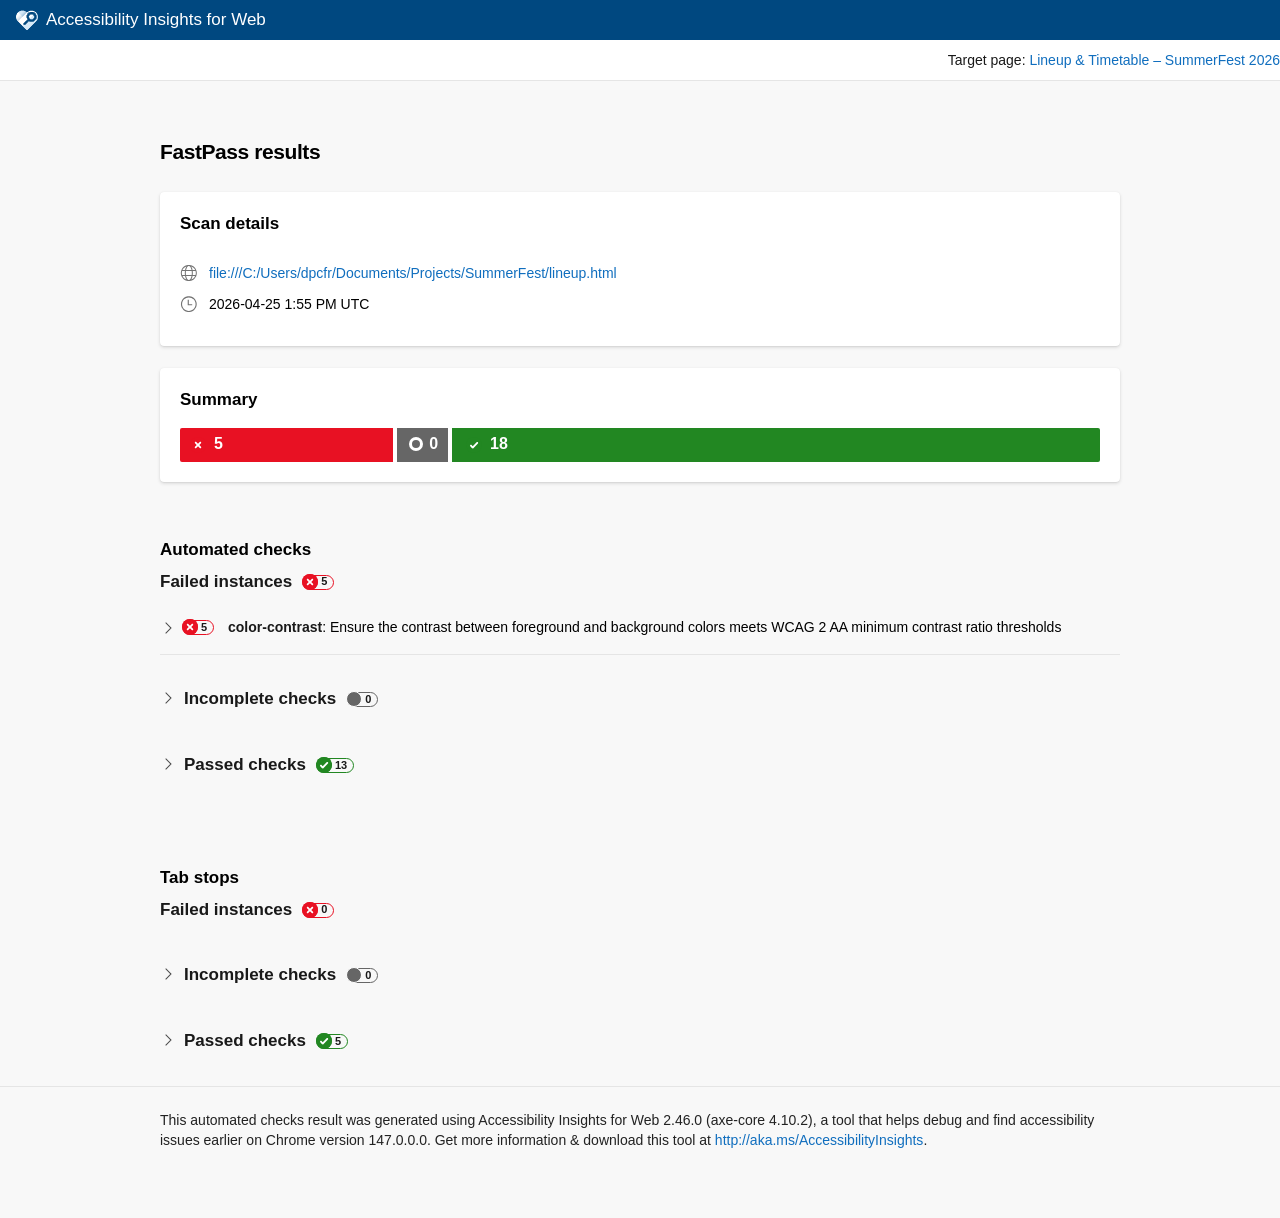
<file: Accessibility Reports/FastPass_20260425_LineupTimetableSumme.html>
<!DOCTYPE html><html lang="en"><head><meta charSet="UTF-8"/><title>Accessibility Insights for Web FastPass results</title><style>:root {
  --black: #000;
  --light-black: #161616;
  --white: #fff;
  --brand-blue: #004880;
  --grey: #333;
  --ada-brand-color: var(--brand-blue);
  --primary-text: rgb(0 0 0 / 90%);
  --secondary-text: rgb(0 0 0 / 70%);
  --disabled-text: rgb(0 0 0 / 38%);
  --communication-primary: #106ebe;
  --communication-tint-40: #eff6fc;
  --communication-tint-30: #deecf9;
  --communication-tint-20: #c7e0f4;
  --communication-tint-10: #2b88d8;
  --communication-shade-20: #004578;
  --neutral-0: var(--white);
  --neutral-2: #f8f8f8;
  --neutral-3: #f6f6f6;
  --neutral-4: #f4f4f4;
  --neutral-6: #f2f2f2;
  --neutral-6-5: #f1f1f1;
  --neutral-8: #ebebeb;
  --neutral-10: #dedede;
  --neutral-20: #c8c8c8;
  --neutral-30: #a6a6a6;
  --neutral-55: #6e6e6e;
  --neutral-60: #666;
  --neutral-70: #3c3c3c;
  --neutral-80: var(--grey);
  --neutral-100: var(--black);
  --neutral-alpha-2: rgb(0 0 0 / 2%);
  --neutral-alpha-4: rgb(0 0 0 / 4%);
  --neutral-alpha-6: rgb(0 0 0 / 6%);
  --neutral-alpha-8: rgb(0 0 0 / 8%);
  --neutral-alpha-10: rgb(0 0 0 / 10%);
  --neutral-alpha-20: rgb(0 0 0 / 20%);
  --neutral-alpha-30: rgb(0 0 0 / 30%);
  --neutral-alpha-60: rgb(0 0 0 / 60%);
  --neutral-alpha-70: rgb(0 0 0 / 70%);
  --neutral-alpha-80: rgb(0 0 0 / 80%);
  --neutral-alpha-90: rgb(0 0 0 / 90%);
  --positive-outcome: #228722;
  --negative-outcome: #e81123;
  --neutral-outcome: var(--neutral-60);
  --box-shadow-108: rgb(0 0 0 / 10.8%);
  --box-shadow-132: rgb(0 0 0 / 13.2%);
  --box-shadow-27: rgb(0 0 0 / 27%);
  --screenshot-image-outline: #8b8b8b;
  --card-border: transparent;
  --card-footer-border: var(--neutral-10);
  --header-bar-title-color: var(--neutral-0);
  --help-links-section-background: var(--neutral-4);
  --help-links-section-border: var(--neutral-4);
  --index-circle-background: var(--communication-primary);
  --link-hover: var(--communication-shade-20);
  --link: var(--communication-primary);
  --menu-border: var(--neutral-3);
  --menu-item-background-active: var(--neutral-alpha-8);
  --menu-item-background-hover: var(--neutral-alpha-4);
  --left-nav-icon: var(--neutral-55);
  --pill-background: var(--neutral-alpha-8);
  --pill: var(--primary-text);
  --spinner-text: var(--communication-primary);
  --nav-link-hover: var(--neutral-alpha-8);
  --nav-link-selected: var(--communication-tint-20);
  --nav-link-expanded: var(--communication-tint-40);
  --insights-button-hover: #0179d4;
  --report-footer-text: #222;
  --landmark-contentinfo: #00a88c;
  --landmark-main: #cb2e6d;
  --landmark-complementary: #6b9d1a;
  --landmark-banner: #d08311;
  --landmark-region: #2560e0;
  --landmark-navigation: #9b38e6;
  --landmark-search: #d363d8;
  --landmark-form: #0298c7;
}
:root .high-contrast-theme {
  --ada-brand-color: var(--white);
  --secondary-text: var(--white);
  --primary-text: var(--white);
  --disabled-text: #c285ff;
  --communication-tint-40: #38a9ff;
  --communication-tint-30: var(--communication-tint-10);
  --neutral-0: var(--light-black);
  --neutral-2: var(--light-black);
  --neutral-3: var(--light-black);
  --neutral-4: var(--light-black);
  --neutral-6: var(--light-black);
  --neutral-6-5: var(--light-black);
  --neutral-8: var(--white);
  --neutral-10: var(--light-black);
  --neutral-20: var(--white);
  --neutral-30: var(--white);
  --neutral-55: var(--white);
  --neutral-60: var(--white);
  --neutral-70: var(--white);
  --neutral-80: var(--white);
  --neutral-100: var(--white);
  --neutral-alpha-8: var(--white);
  --neutral-alpha-90: var(--white);
  --positive-outcome: #4ac94a;
  --negative-outcome: #fc7ab1;
  --neutral-outcome: var(--neutral-0);
  --card-border: var(--white);
  --card-footer-border: var(--white);
  --header-bar-title-color: var(--brand-blue);
  --help-links-section-background: transparent;
  --help-links-section-border: var(--white);
  --index-circle-background: var(--communication-tint-40);
  --link-hover: #ff0;
  --link: #ff0;
  --menu-border: var(--grey);
  --menu-item-background-active: var(--communication-tint-40);
  --menu-item-background-hover: var(--grey);
  --left-nav-icon: var(--black);
  --pill-background: var(--white);
  --pill: var(--black);
  --screenshot-image-outline: var(--white);
  --spinner-text: var(--communication-tint-40);
  --nav-link-hover: #2a2a2a;
  --nav-link-selected: var(--communication-tint-40);
  --nav-link-expanded: transparent;
}

.ms-Fabric.is-focusVisible .ms-Nav-group .ms-nav-linkButton:focus::after {
  border: 1px solid var(--neutral-100);
}
@media screen and (forced-colors: active) {
  .ms-Fabric.is-focusVisible .ms-Nav-group .ms-nav-linkButton:focus::after {
    border: 1px dashed windowtext !important;
  }
}

button::after {
  content: "";
  position: absolute;
}

.ms-fontColor-neutralPrimary,
.ms-fontColor-neutralPrimary--hover:hover {
  color: var(--neutral-100) !important;
}

.ms-Fabric {
  color: var(--neutral-100);
}

.insights-link {
  color: var(--link) !important;
  text-decoration: none;
}
@media screen and (forced-colors: active) {
  .insights-link {
    forced-color-adjust: unset;
  }
}
.insights-link:hover {
  color: var(--link-hover) !important;
  text-decoration: underline;
}

.high-contrast-theme .insights-link:hover {
  text-decoration: underline;
}
.high-contrast-theme .is-selected .status-icon {
  color: var(--black) !important;
}

.insights-code {
  font-family: menlo, consolas, courier new, monospace;
}

.ms-Spinner .ms-Spinner-circle {
  border-top-color: var(--spinner-text);
}
.ms-Spinner .ms-Spinner-label {
  color: var(--spinner-text);
}

@media screen and (forced-colors: active) {
  .ms-ContextualMenu button:hover .ms-ContextualMenu-itemText,
  .ms-ContextualMenu button:hover .ms-ContextualMenu-linkText {
    color: highlight;
  }
}

.guidance-tags span {
  font-size: 12px;
  font-weight: normal;
  padding-top: 2px;
  padding-right: 12px;
  padding-bottom: 2px;
  padding-left: 12px;
  color: var(--pill);
  background-color: var(--pill-background);
  border-radius: 120px;
}

.hidden-highlight-button {
  opacity: 0;
  margin: 0;
  padding: 0;
  border: none;
}

.instance-details-card {
  border-radius: 4px;
  border: 1px solid var(--card-border);
  outline-style: "border-style";
  box-shadow: 0 0.6px 1.8px var(--box-shadow-108), 0 3.2px 7.2px var(--box-shadow-132);
  margin-bottom: 16px;
  width: -moz-available;
  width: -webkit-fill-available;
  width: stretch;
}

.instance-details-card-container.selected {
  outline: 5px solid var(--communication-tint-10);
}

.instance-details-card.selected {
  border: 1px solid transparent;
}

.instance-details-card.focused,
.instance-details-card:focus {
  outline: 2px solid var(--primary-text);
  outline-offset: 2px;
}

.instance-details-card.selected.focused,
.instance-details-card.selected:focus {
  outline-offset: 8px;
}

.instance-details-card.interactive {
  cursor: pointer;
}

.instance-details-card.interactive:hover {
  box-shadow: 0 8px 10px var(--box-shadow-108), 0 8px 10px var(--box-shadow-132);
}

.report-instance-table {
  background: var(--neutral-0);
  display: table;
  table-layout: fixed;
  width: -moz-available;
  width: -webkit-fill-available;
  width: stretch;
  border-radius: inherit;
  border-collapse: collapse;
  overflow-wrap: break-word;
  word-break: break-word;
}
.report-instance-table .row {
  display: flex;
  flex-wrap: wrap;
  padding-top: 2px;
  padding-bottom: 14px;
  padding-left: 0;
  padding-right: 20px;
  border-bottom: 0.5px solid var(--neutral-10);
}
.report-instance-table .row > * {
  margin-top: 12px;
  margin-bottom: 0;
  margin-left: 20px;
  margin-right: 0;
  padding: 0;
}
.report-instance-table .row:last-child {
  border-bottom: none;
}
.report-instance-table .row-label {
  flex-basis: 90px;
  flex-shrink: 1;
  flex-grow: 0;
  font-size: 14px;
  line-height: 20px;
  font-weight: 600;
  color: var(--primary-text);
  text-align: left;
}
.report-instance-table .row-content {
  flex-basis: 200px;
  flex-shrink: 1;
  flex-grow: 1;
  color: var(--secondary-text);
  font-size: 14px;
  line-height: 20px;
  align-items: flex-end;
  display: flex;
}

.outcome-summary-bar {
  display: flex;
  flex-grow: 0;
  flex-shrink: 0;
  flex-direction: row;
  flex-wrap: wrap;
  align-items: center;
  margin-top: 16px;
  margin-bottom: 0;
  line-height: 24px;
  font-size: 17px;
  font-weight: 600;
  white-space: pre-wrap;
}
.outcome-summary-bar .block,
.outcome-summary-bar .incomplete,
.outcome-summary-bar .inapplicable,
.outcome-summary-bar .unscannable,
.outcome-summary-bar .pass,
.outcome-summary-bar .fail {
  font-family: 'Segoe UI Web (West European)','Segoe UI','-apple-system',BlinkMacSystemFont,Roboto,'Helvetica Neue',Helvetica,Ubuntu,Arial,sans-serif,'Apple Color Emoji','Segoe UI Emoji','Segoe UI Symbol';
  line-height: 20px;
  font-size: 16px;
  color: var(--neutral-0);
  padding-top: 8px;
  padding-right: 8px;
  padding-bottom: 10px;
  padding-left: 10px;
  height: 16px;
  display: flex;
  align-items: center;
  margin-right: 4px;
}
.outcome-summary-bar .count {
  font-weight: 600;
}
.outcome-summary-bar .fail {
  background-color: var(--negative-outcome);
}
.outcome-summary-bar .fail .check-container {
  position: relative;
  width: 16px;
  height: 16px;
  display: inline-block;
  border-radius: 50%;
  border: 0 solid var(--neutral-0);
}
.outcome-summary-bar .fail .check-container svg circle {
  fill: var(--negative-outcome);
}
.outcome-summary-bar .fail .check-container {
  bottom: -1px;
  margin-right: 8px;
}
.outcome-summary-bar .pass {
  background-color: var(--positive-outcome);
}
.outcome-summary-bar .pass .check-container {
  position: relative;
  width: 16px;
  height: 16px;
  display: inline-block;
  border-radius: 50%;
  border: 0 solid var(--neutral-0);
}
.outcome-summary-bar .pass .check-container svg circle {
  fill: var(--positive-outcome);
}
.outcome-summary-bar .pass .check-container {
  bottom: -1px;
  margin-right: 8px;
  margin-left: 4px;
}
.outcome-summary-bar .inapplicable,
.outcome-summary-bar .unscannable {
  background-color: var(--neutral-outcome);
}
.outcome-summary-bar .inapplicable .check-container,
.outcome-summary-bar .unscannable .check-container {
  position: relative;
  width: 16px;
  height: 16px;
  display: inline-block;
  border-radius: 50%;
  border: 0 solid var(--neutral-0);
}
.outcome-summary-bar .inapplicable .check-container,
.outcome-summary-bar .unscannable .check-container {
  bottom: -1px;
  margin-right: 8px;
  margin-left: 4px;
}
.outcome-summary-bar .incomplete {
  background-color: var(--neutral-outcome);
  color: var(--white);
  border: 2px var(--neutral-60) solid;
  height: 12px;
}
.outcome-summary-bar .incomplete .check-container {
  position: relative;
  width: 8px;
  height: 8px;
  display: inline-block;
  border-radius: 50%;
  border: 3px solid var(--neutral-0);
}
.outcome-summary-bar .incomplete .check-container {
  margin-right: 6px;
  border-color: var(--white);
}
.outcome-summary-bar .summary-bar-left-edge {
  border-top-left-radius: 2px;
  border-bottom-left-radius: 2px;
}
.outcome-summary-bar .summary-bar-right-edge {
  border-top-right-radius: 2px;
  border-bottom-right-radius: 2px;
  margin-right: 0;
}
.outcome-summary-bar .label {
  font-weight: normal;
}

.screen-reader-only {
  position: absolute;
  left: -10000px;
  top: auto;
  height: 1px;
  overflow: hidden;
  clip-path: inset(100% 100% 100% 100%);
}

.check-container svg {
  width: 100%;
  height: 100%;
}

.outcome-chip {
  height: 16px;
  color: var(--primary-text);
  border-radius: 0 8px 8px 0;
  margin-right: 4px;
  margin-bottom: -3px;
  margin-left: 4px;
  display: inline-flex;
  align-items: center;
}
.outcome-chip .icon {
  border-radius: 50%;
  width: 16px;
  height: 16px;
}
.outcome-chip .count {
  font-family: 'Segoe UI Web (West European)','Segoe UI','-apple-system',BlinkMacSystemFont,Roboto,'Helvetica Neue',Helvetica,Ubuntu,Arial,sans-serif,'Apple Color Emoji','Segoe UI Emoji','Segoe UI Symbol';
  line-height: 13px;
  font-size: 11px;
  border-radius: 0 8px 8px 0;
  padding-right: 6px;
  padding-left: 10px;
  font-weight: 700;
  margin-left: -8px;
  height: 13px;
}
@media screen and (forced-colors: active) {
  .outcome-chip .count {
    forced-color-adjust: none;
    border-color: canvastext !important;
    color: canvastext;
  }
}
.outcome-chip.outcome-chip-pass .check-container {
  position: relative;
  width: 16px;
  height: 16px;
  display: inline-block;
  border-radius: 50%;
  border: 0 solid var(--neutral-0);
}
.outcome-chip.outcome-chip-pass .check-container svg circle {
  fill: var(--positive-outcome);
}
.outcome-chip.outcome-chip-pass .check-container {
  background-color: var(--positive-outcome);
}
.outcome-chip.outcome-chip-pass .count {
  background-color: transparent;
  border: 1.5px solid var(--positive-outcome);
  width: max-content;
}
.outcome-chip.outcome-chip-incomplete .check-container, .outcome-chip.outcome-chip-review .check-container {
  position: relative;
  width: 14px;
  height: 14px;
  display: inline-block;
  border-radius: 50%;
  border: 1px solid var(--neutral-0);
}
.outcome-chip.outcome-chip-incomplete .check-container, .outcome-chip.outcome-chip-review .check-container {
  background-color: var(--neutral-60);
}
.outcome-chip.outcome-chip-incomplete .count, .outcome-chip.outcome-chip-review .count {
  background-color: transparent;
  border: 1.5px solid var(--neutral-60);
  width: max-content;
}
.outcome-chip.outcome-chip-fail .check-container {
  position: relative;
  width: 16px;
  height: 16px;
  display: inline-block;
  border-radius: 50%;
  border: 0 solid var(--neutral-0);
}
.outcome-chip.outcome-chip-fail .check-container svg circle {
  fill: var(--negative-outcome);
}
.outcome-chip.outcome-chip-fail .check-container {
  background-color: var(--negative-outcome);
}
.outcome-chip.outcome-chip-fail .count {
  background-color: transparent;
  border: 1.5px solid var(--negative-outcome);
  width: max-content;
}
.outcome-chip.outcome-chip-inapplicable .check-container, .outcome-chip.outcome-chip-unscannable .check-container {
  position: relative;
  width: 16px;
  height: 16px;
  display: inline-block;
  border-radius: 50%;
  border: 0 solid var(--neutral-0);
}
.outcome-chip.outcome-chip-inapplicable .check-container, .outcome-chip.outcome-chip-unscannable .check-container {
  background-color: var(--neutral-outcome);
}
.outcome-chip.outcome-chip-inapplicable .count, .outcome-chip.outcome-chip-unscannable .count {
  background-color: transparent;
  border: 1.5px solid var(--neutral-outcome);
  width: max-content;
}

.outcome-icon-set .outcome-icon {
  margin-left: 4px;
  border-radius: 50%;
}
.outcome-icon-set .outcome-icon-pass .check-container {
  position: relative;
  width: 14px;
  height: 14px;
  display: inline-block;
  border-radius: 50%;
  border: 0 solid var(--neutral-0);
}
.outcome-icon-set .outcome-icon-pass .check-container svg circle {
  fill: var(--positive-outcome);
}
.outcome-icon-set .outcome-icon-incomplete .check-container {
  position: relative;
  width: 12px;
  height: 12px;
  display: inline-block;
  border-radius: 50%;
  border: 1px solid var(--neutral-0);
}
.outcome-icon-set .outcome-icon-incomplete .check-container {
  border-color: var(--neutral-60);
}
.outcome-icon-set .outcome-icon-fail .check-container {
  position: relative;
  width: 14px;
  height: 14px;
  display: inline-block;
  border-radius: 50%;
  border: 0 solid var(--neutral-0);
}
.outcome-icon-set .outcome-icon-fail .check-container svg circle {
  fill: var(--negative-outcome);
}

body {
  font-size: 14px;
  margin: auto;
  background-color: var(--neutral-2);
  color: black;
  font-family: 'Segoe UI Web (West European)','Segoe UI','-apple-system',BlinkMacSystemFont,Roboto,'Helvetica Neue',Helvetica,Ubuntu,Arial,sans-serif,'Apple Color Emoji','Segoe UI Emoji','Segoe UI Symbol';
}

.outer-container {
  box-shadow: 0 1px 0 rgba(0, 0, 0, 0.08);
}
.outer-container .content-container {
  max-width: 960px;
  margin-right: auto;
  margin-left: auto;
  margin-top: 24px;
}
.outer-container .content-container h2 {
  margin: 0;
  font-size: 17px;
  line-height: 24px;
}
@media only screen and (width <= 1000px) {
  .outer-container .content-container {
    margin-top: 24px;
    margin-right: 16px;
    margin-left: 16px;
  }
}

.scan-details-section {
  box-shadow: 0 0.3px 0.9px rgba(0, 0, 0, 0.108), 0 1.6px 3.6px rgba(0, 0, 0, 0.132);
  border-radius: 4px;
  background-color: var(--neutral-0);
  padding: 20px;
  margin-bottom: 22px;
}
.scan-details-section .details-section-list {
  list-style: none;
  font-size: 14px;
  line-height: 16px;
  padding-left: 0;
  display: flex;
  align-items: flex-start;
  justify-content: center;
  flex-direction: column;
}
.scan-details-section h3 {
  margin: 0;
  font-size: 17px;
  line-height: 24px;
}
.scan-details-section li {
  display: inline-block;
  padding-top: 12px;
}
.scan-details-section li .icon {
  padding-right: 12px;
  position: relative;
  top: 3px;
}
.scan-details-section .text {
  word-break: break-all;
}
.scan-details-section .description-text {
  white-space: pre-wrap;
}
.scan-details-section .screen-reader-only {
  position: absolute;
  left: -10000px;
  top: auto;
  height: 1px;
  overflow: hidden;
  clip-path: inset(100% 100% 100% 100%);
}

.report-footer-container {
  max-width: 960px;
  margin-right: auto;
  margin-left: auto;
  margin-bottom: 68px;
  margin-top: 24px;
}
.report-footer-container .report-footer {
  line-height: 20px;
  color: var(--report-footer-text);
}
@media only screen and (width <= 1000px) {
  .report-footer-container {
    margin-right: 16px;
    margin-left: 16px;
  }
}

.report-header-command-bar {
  height: 40px;
  width: 100%;
  display: flex;
  justify-content: end;
  min-height: fit-content;
  align-items: center;
  background-color: var(--neutral-0);
  box-shadow: 0 1px 0 rgba(0, 0, 0, 0.08);
}
.report-header-command-bar .target-page {
  white-space: nowrap;
  margin-left: 16px;
  display: flex;
  color: var(--primary-text);
  font-family: 'Segoe UI Web (West European)','Segoe UI','-apple-system',BlinkMacSystemFont,Roboto,'Helvetica Neue',Helvetica,Ubuntu,Arial,sans-serif,'Apple Color Emoji','Segoe UI Emoji','Segoe UI Symbol';
  font-size: 14px;
  line-height: 20px;
  font-weight: normal;
  min-width: 0;
}
.report-header-command-bar .target-page a {
  white-space: nowrap;
  overflow: hidden;
  text-overflow: ellipsis;
}

.report-congrats-message {
  word-break: break-word;
  overflow-wrap: break-word;
}

.report-congrats-head {
  font-size: 16px;
  font-weight: 600;
  color: var(--primary-text);
  padding-top: 10px;
  padding-right: 0;
  padding-bottom: 10px;
  padding-left: 0;
}

.report-congrats-info {
  font-size: 14px;
  color: var(--secondary-text);
  padding-top: 10px;
  padding-right: 0;
  padding-bottom: 10px;
  padding-left: 0;
}

.sleeping-ada {
  height: 100px;
}

.title-section {
  margin-top: 56px;
}
.title-section h1 {
  font-weight: 600;
  margin-bottom: 24px;
  font-size: 21px;
  line-height: 32px;
  letter-spacing: -0.02em;
}

.results-container {
  margin-top: 56px;
}
.results-container .title-container :is(h1, h2, h3, h4, h5, h6) {
  font-weight: unset;
  margin-block: 0;
  margin-inline: 0;
}

@media screen and (width <= 640px) {
  .outcome-past-tense {
    display: none;
  }
}
.collapsible-container .collapsible-control[aria-expanded=true]::before, .collapsible-container .collapsible-control[aria-expanded=false]::before {
  display: inline-block;
  border-right: 1px solid var(--secondary-text);
  border-bottom: 1px solid var(--secondary-text);
  min-width: 7px;
  width: 7px;
  height: 7px;
  content: "";
  transform-origin: 50% 50%;
  transition: transform 0.1s linear 0s;
}

.summary-section {
  box-shadow: 0 0.3px 0.9px rgba(0, 0, 0, 0.108), 0 1.6px 3.6px rgba(0, 0, 0, 0.132);
  border-radius: 4px;
  background-color: var(--neutral-0);
  padding: 20px;
  margin-bottom: 24px;
}

.result-section {
  padding-bottom: 24px;
}
.result-section .title-container .collapsible-control::before {
  position: relative;
  bottom: 2px;
  margin-right: 14px;
}
.result-section .collapsible-content {
  margin-left: 16px;
}

.collapsible-container .collapsible-control {
  font-family: "Segoe UI Web (West European)", "Segoe UI", -apple-system, BlinkMacSystemFont, Roboto, "Helvetica Neue", Helvetica, Ubuntu, Arial, sans-serif, "Apple Color Emoji", "Segoe UI Emoji", "Segoe UI Symbol";
  background-color: transparent;
  cursor: pointer;
  border: none;
  display: flex;
  align-items: baseline;
  width: 100%;
}
.collapsible-container .collapsible-control:hover {
  background-color: var(--neutral-alpha-4);
}
.collapsible-container:not(.collapsible-rule-details-group) .collapsible-control {
  padding-left: 2px;
  padding-right: 16px;
  position: relative;
}
.collapsible-container .collapsible-control[aria-expanded=false]::before {
  transform: rotate(-45deg);
}
.collapsible-container .collapsible-control[aria-expanded=true]::before {
  transform: rotate(45deg);
}
.collapsible-container .collapsible-content[aria-hidden=true] {
  display: none;
}

ul.instance-details-list {
  list-style-type: none;
  padding-inline-start: unset;
  margin-block-start: unset;
  margin-block-end: unset;
}
ul.instance-details-list li {
  margin-bottom: 16px;
}
ul.instance-details-list li:last-child {
  margin-bottom: unset;
}</style><style>.no-failure-view--X37Kx{font-size:15px;font-weight:400;padding:15px}.assessment-instance-label--gMLtF{width:24px;font-size:14px;height:24px;text-align:center;float:left;margin-right:8px;line-height:24px;color:var(--white)}.assessment-instance-label--gMLtF.radio{width:14px;height:14px;border-radius:50%;margin-top:6px}.assessment-instance-label--gMLtF.not-applicable{font-size:10px}.all-content--F4o2F{display:flex;flex-direction:row;vertical-align:center;font-size:14px;line-height:24px}.instance-header--UjKG9{color:var(--primary-text);white-space:pre}@media screen and (forced-colors: active){.instance-header--UjKG9{color:inherit}}.assessment-instance-textContent--qzfyY{overflow:hidden;white-space:normal;text-overflow:ellipsis;color:var(--secondary-text)}@media screen and (forced-colors: active){.assessment-instance-textContent--qzfyY{color:inherit}}.expand-collapse-all-button--3rBtD{display:flex;padding:unset;padding-right:27px;margin-left:-2px;margin-top:2px}.visual-helper-toggle--pqmC6{display:flex;align-items:center;word-wrap:break-word;margin:unset}.visual-helper-toggle--pqmC6 label{font-family:"Segoe UI Web (West European)",Segoe UI,-apple-system,BlinkMacSystemFont,Roboto,Helvetica Neue,Helvetica,Ubuntu,Arial,sans-serif,"Apple Color Emoji","Segoe UI Emoji",Segoe UI Symbol;font-weight:400;font-size:14px;line-height:20px;margin-right:8px}.cards-visualization-modifiers-container--JD-Mt{display:flex;flex-wrap:wrap}.heading-element-for-level--ifVX6{margin-block-start:unset;margin-block-end:unset}.failed-instances-container--3UUNb .collapsible-content{margin-left:24px}.outcome-chip-container--G5Dfr{min-width:50px}.hidden-highlight-button--vu3B3{opacity:0;margin:0;padding:0;border:none}.instance-details-card--owGQF{border-radius:4px;border:1px solid var(--card-border);outline-style:"border-style";box-shadow:0 .6px 1.8px var(--box-shadow-108),0 3.2px 7.2px var(--box-shadow-132);margin-bottom:16px;width:-moz-available;width:-webkit-fill-available;width:stretch}.instance-details-card-container--KLHTp.selected--wEA4l{outline:5px solid var(--communication-tint-10)}.instance-details-card--owGQF.selected--wEA4l{border:1px solid transparent}.instance-details-card--owGQF.focused--pvBWq,.instance-details-card--owGQF:focus{outline:2px solid var(--primary-text);outline-offset:2px}.instance-details-card--owGQF.selected--wEA4l.focused--pvBWq,.instance-details-card--owGQF.selected--wEA4l:focus{outline-offset:8px}.instance-details-card--owGQF.interactive--an0ab{cursor:pointer}.instance-details-card--owGQF.interactive--an0ab:hover{box-shadow:0 8px 10px var(--box-shadow-108),0 8px 10px var(--box-shadow-132)}.report-instance-table--3VoZX{background:var(--neutral-0);display:table;table-layout:fixed;width:-moz-available;width:-webkit-fill-available;width:stretch;border-radius:inherit;border-collapse:collapse;overflow-wrap:break-word;word-break:break-word}.report-instance-table--3VoZX .row---3i35{display:flex;flex-wrap:wrap;padding:2px 20px 14px 0;border-bottom:.5px solid var(--neutral-10)}.report-instance-table--3VoZX .row---3i35>*{margin:12px 0 0 20px;padding:0}.report-instance-table--3VoZX .row---3i35:last-child{border-bottom:none}.report-instance-table--3VoZX .row-label--FlVZl{flex-basis:90px;flex-shrink:1;flex-grow:0;font-size:14px;line-height:20px;font-weight:600;color:var(--primary-text);text-align:left}.report-instance-table--3VoZX .row-content--07KUh{flex-basis:200px;flex-shrink:1;flex-grow:1;color:var(--secondary-text);font-size:14px;line-height:20px;align-items:flex-end;display:flex}.toast-container--L-5HM{display:inline-block}.toast-content--8-Mx1{background:var(--neutral-70);border-radius:4px;color:var(--neutral-0);padding:14px 20px;width:316px;margin-left:-178px;left:50%;bottom:20px;z-index:1000;position:absolute}.kebab-menu-icon--EUIj-{flex-grow:1;padding:6px 9px!important}@media screen and (forced-colors: active){.kebab-menu-icon--EUIj-{color:buttontext!important}}.kebab-menu-icon--EUIj-:hover{border-style:solid!important;border-width:1px;padding:5px 8px!important}.kebab-menu-button--9Qt0a{margin-right:8px;width:32px;height:32px}.kebab-menu-button--9Qt0a:hover{background-color:var(--menu-item-background-hover)}.kebab-menu-button--9Qt0a.is-expanded{background-color:var(--menu-item-background-active)}@media screen and (forced-colors: active){.kebab-menu-button--9Qt0a.is-expanded .kebab-menu-icon--EUIj-,.kebab-menu-button--9Qt0a:hover .kebab-menu-icon--EUIj-{color:highlight}}.foot--p1DfC{display:flex;justify-content:space-between;align-items:center;background-color:var(--neutral-2);min-height:48px;padding-left:12px;border-top:.5px solid var(--card-footer-border);border-bottom-left-radius:inherit;border-bottom-right-radius:inherit}.foot--p1DfC .highlight-status--xJvvI{display:flex;justify-content:space-between;align-items:center;background:transparent}.foot--p1DfC .highlight-status--xJvvI svg{fill:var(--secondary-text)}@media screen and (forced-colors: active){.foot--p1DfC .highlight-status--xJvvI svg{fill:ButtonFace!important;stroke:ButtonText!important}}.foot--p1DfC .highlight-status--xJvvI label{color:var(--secondary-text);font-size:14px;overflow-wrap:break-word;word-break:break-word}ul.instance-details-list--YfkRy{list-style-type:none;padding-inline-start:unset;margin-block-start:unset;margin-block-end:unset}ul.instance-details-list--YfkRy>li{margin-bottom:16px}ul.instance-details-list--YfkRy>li:last-child{margin-bottom:unset}.rule-more-resources--uw9mc{display:flex;flex-direction:column;margin-bottom:16px;padding:14px 20px;background-color:var(--neutral-0);box-shadow:0 .3px .9px #0000001c,0 1.6px 3.6px #0002;border-radius:4px;border:1px solid var(--card-border);line-height:20px;overflow-wrap:break-word;word-break:break-word}.rule-more-resources--uw9mc .more-resources-title--jOuUL{font-weight:600}.rule-more-resources--uw9mc .rule-details-id--s-TpO{padding-top:12px;padding-bottom:12px}.rule-more-resources--uw9mc .rule-guidance--TIQgm>:not(span:first-of-type){margin-left:8px}.rule-details-group--Tb-LW .rule-detail{font-size:14px;padding:16px 8px;display:flex;align-items:baseline;text-align:left}.rule-details-group--Tb-LW .rule-detail .outcome-chip{vertical-align:middle;margin-bottom:2px}.rule-details-group--Tb-LW .rule-detail .rule-details-id{font-weight:600;color:var(--primary-text);word-break:break-all}.rule-details-group--Tb-LW .rule-detail .rule-details-id a{font-weight:600;color:var(--primary-text)!important}.rule-details-group--Tb-LW .rule-detail .rule-details-id strong{font-weight:600}.rule-details-group--Tb-LW .rule-detail .rule-detail-description{color:var(--secondary-text)!important;word-break:break-all}.collapsible-rule-details-group--V-HWh{box-shadow:0 1px #00000014}.collapsible-rule-details-group--V-HWh .rule-detail{box-shadow:unset}.collapsible-rule-details-group--V-HWh:not(.collapsed){box-shadow:unset}.result-section-title--RGFI5{display:flex;flex-wrap:nowrap;justify-content:flex-start;align-items:center;margin-top:8px;margin-bottom:8px}.result-section-title--RGFI5 .outcome-chip.outcome-chip-fail .count{line-height:11px}.result-section-title--RGFI5 .outcome-chip.outcome-chip-fail svg{margin-bottom:3px}.result-section-title--RGFI5 .title--WBYFE{font-weight:600;font-size:17px;line-height:24px;margin-right:6px;color:var(--primary-text)}.result-section-title--RGFI5 .heading--NdP4Q{font-weight:600;font-size:15px;line-height:20px;margin-right:6px;color:var(--primary-text)}.result-section-title--RGFI5 .outcome-chip-container--BT3j5{display:flex;height:16px}.result-section--HfO9s{padding-bottom:24px}.result-section--HfO9s .title-container--JzN4A .collapsible-control--e42Z7:before{position:relative;bottom:2px}.result-section--HfO9s>h2{margin:0;font-size:17px;line-height:24px}.issues-test-view--d0CNp{background-color:var(--neutral-2);height:100%}.message-bar-height-override--QmwHf{min-height:fit-content}.scanning-spinner--jeHG9{margin-top:50px}div.insights-dialog-main-override--ma4DA{width:75%;max-width:500px;user-select:text}@media screen and (width <= 500px){div.insights-dialog-main-override--ma4DA{min-width:240px;width:75%}}div.insights-dialog-main-override--ma4DA .dialog-body--cmWmz{font-size:16px}.issue-filing-dialog--F9jun .ms-Dialog-title{font-size:21px;line-height:32px;letter-spacing:-.02em;font-weight:600;padding-bottom:0}.issue-filing-dialog--F9jun .ms-Dialog-subText{font-weight:400;font-size:15px;color:var(--secondary-text)}.issue-filing-dialog--F9jun .textfield-description{color:var(--secondary-text);font-style:italic}.action-and-cancel-buttons-component--DF7bf{display:flex;justify-content:flex-end}.action-and-cancel-buttons-component--DF7bf .action-cancel-button-col--RMfN-+.action-cancel-button-col--RMfN-{margin-left:8px}.details-disabled-message--NGo5z{margin-top:5px;margin-bottom:5px;font-size:14px}.issues-table--0jawk{background-color:var(--neutral-2);width:calc(100% - 48px);display:flex;flex-direction:column;padding-top:24px;padding-right:24px;padding-left:24px}.issues-table--0jawk .issues-table-subtitle--SwQ6H{color:var(--secondary-text);max-width:570px;font-size:14px;margin-top:4px;margin-bottom:16px}.issues-table--0jawk .issues-table-content--SD1dX{height:100%;display:flex;flex-direction:column;min-height:0}.insights-command-button--T-hSI .command-bar-button-icon--nEHZq{line-height:16px}.insights-command-button--T-hSI:disabled{color:var(--disabled-text)}.insights-command-button--T-hSI:disabled .command-bar-button-icon--nEHZq{color:var(--disabled-text)}.insights-command-button--T-hSI:active:not(:disabled) .command-bar-button-icon--nEHZq{color:var(--primary-text)}@media screen and (forced-colors: active){.insights-command-button--T-hSI,.insights-command-button--T-hSI .command-bar-button-icon--nEHZq,.insights-command-button--T-hSI:hover .command-bar-button-icon--nEHZq{color:buttontext}}.inline-start-over-button--8yKbR{height:fit-content;padding:4px;margin-bottom:-4px;vertical-align:text-bottom;border-color:var(--secondary-text);background-color:var(--neutral-0)}.static-content-in-details-view--RtXb0{padding-top:24px;padding-right:24px;padding-left:24px;margin-bottom:auto;background-color:var(--neutral-2);height:100%}.static-content-in-details-view--RtXb0 ol{-webkit-padding-start:16px;padding-inline-start:16px}.static-content-in-details-view--RtXb0 ol li ul li{list-style-type:disc}.static-content-in-details-view--RtXb0 i{font-size:16px}.details-view-toggle--kKKiI{margin-bottom:0;margin-top:12px;height:40px;background-color:var(--neutral-4)}.details-view-toggle--kKKiI .ms-Toggle-label{float:left;margin:5px 8px;color:var(--neutral-100)}.details-view-toggle--kKKiI .ms-Toggle-innerContainer{margin:10px 0}.target-page-changed-subtitle--lbFxS{color:var(--secondary-text);max-width:570px;font-size:14px;margin-top:4px;margin-bottom:16px}.header-with-content-link--IJtjj{display:flex}.header-with-content-link--IJtjj h1{margin-right:8px}.header-with-content-link--IJtjj div{align-self:center}.high-contrast-theme .insights-tooltip--DwELH{outline-style:solid;outline-width:1px;outline-color:var(--white)}.insights-tooltip-host--MhYAf{display:inline-block;min-width:0}.insights-link---UKMy{display:flex}.insights-link---UKMy:hover,.insights-link---UKMy:active{text-decoration:none!important}span.collapsible-title--fMRHE{padding-left:.5vw}.collapsible--hRtW-{padding:0;cursor:pointer;width:100%;border:none;outline:none;line-height:.25px;display:flex;justify-content:flex-start;align-items:center}.collapsible--hRtW- h2{font-weight:300;font-size:17px}.collapsible-content--nz7H1{overflow:hidden;padding-left:calc(.5vw + 13px)}.tab-stops-test-view-container--uW09o{background-color:var(--neutral-2);height:100%}.tab-stops-test-view--PVoaa{padding-top:24px;padding-right:24px;padding-left:24px;margin-bottom:auto;background-color:var(--neutral-2)}.tab-stops-test-view--PVoaa i{font-size:16px}.tab-stops-test-view--PVoaa .tab-stops-test-view-header--IiOGa{margin-right:8px}.requirement-table-title--v1y2E{font-weight:600;font-size:17px;line-height:24px;margin-bottom:unset}.visual-helper-toggle--1ssaD{display:flex;align-items:center;word-wrap:break-word;margin:unset}.visual-helper-toggle--1ssaD label{font-family:"Segoe UI Web (West European)",Segoe UI,-apple-system,BlinkMacSystemFont,Roboto,Helvetica Neue,Helvetica,Ubuntu,Arial,sans-serif,"Apple Color Emoji","Segoe UI Emoji",Segoe UI Symbol;font-weight:400;font-size:14px;line-height:20px;margin-right:8px;font-weight:600}.requirement-how-to-test-header--myxoc{font-weight:600;font-size:17px;line-height:24px;padding-left:.5vw;display:block}.requirement-instructions-header--z7LRH{font-style:normal;font-weight:600;font-size:16px;line-height:20px;padding-left:.5vw;display:block}.requirement-instructions--IW7Iz{font-family:"Segoe UI Web (West European)",Segoe UI,-apple-system,BlinkMacSystemFont,Roboto,Helvetica Neue,Helvetica,Ubuntu,Arial,sans-serif,"Apple Color Emoji","Segoe UI Emoji",Segoe UI Symbol}.requirement-instructions--IW7Iz p,.requirement-instructions--IW7Iz ol,.requirement-instructions--IW7Iz li{margin-top:5px;margin-bottom:5px}.requirement-instructions--IW7Iz ol{-webkit-padding-start:16px;padding-inline-start:16px}.requirement-instructions--IW7Iz ol ol{list-style-type:lower-alpha}.requirement-instructions--IW7Iz ol ol ol{list-style-type:lower-roman}.generic-panel--xXyG-{color:var(--neutral-100)}.header-text--UvZ3Z{font-weight:600;font-size:21px;line-height:32px;letter-spacing:-.02em;color:var(--neutral-100);margin-bottom:20px}.failure-instance-panel--zQ5Wt .observed-failure-textfield--Rf8Co{padding-bottom:12px}.failure-instance-panel--zQ5Wt .header-text{font-size:21px}.failure-instance-snippet-empty-body--PUexR{margin-top:8px;margin-bottom:24px;color:var(--secondary-text)}.failure-instance-snippet-title--f2lSB{margin-top:24px;margin-bottom:8px;color:var(--primary-text)}.failure-instance-selector-note--u4Ug1{color:var(--secondary-text);margin-top:8px;margin-bottom:8px}.failure-instance-snippet-filled-body--9MFyu{margin-top:8px;margin-bottom:24px;padding:12px 16px;max-height:200px;color:var(--primary-text);background-color:var(--neutral-4);overflow-y:scroll;word-wrap:break-word}.failure-instance-snippet-error--twv1z{margin-top:9px;margin-bottom:50px;margin-left:9px;color:var(--secondary-text);display:flex;flex-direction:row}.failure-instance-snippet-error-icon--lxIV1{color:var(--negative-outcome);padding:3px 8px}.edit-button--hhwNy{font-size:16px!important;line-height:24px!important;color:var(--neutral-100)!important}.edit-button--hhwNy:hover,.edit-button--hhwNy:focus{color:linktext!important}@media screen and (forced-colors: active){.edit-button--hhwNy{color:inherit!important}}@media screen and (forced-colors: active) and (forced-colors: active){.edit-button--hhwNy{forced-color-adjust:unset}}@media screen and (forced-colors: active){.edit-button--hhwNy:hover,.edit-button--hhwNy:focus{color:initial!important}}.choice-group-container--5SzTv{display:flex}.secondary-controls-wrapper--pUCeO{margin-left:4px}@media screen and (forced-colors: active){.ms-DetailsRow .secondary-controls-wrapper--pUCeO button{color:buttontext;background-color:canvas}.ms-DetailsRow .secondary-controls-wrapper--pUCeO button:focus:after{content:"";position:absolute;inset:2px;border:1px solid transparent;outline:buttontext solid 2px;z-index:1}.ms-DetailsRow .secondary-controls-wrapper--pUCeO button:hover{color:highlight;background-color:canvas}}.radio-button-group--w7ZAq{column-gap:8px;display:flex;flex-direction:row;align-items:center;min-height:32px}.radio-button-option--xvPFh{margin-top:0}.radio-button-option--xvPFh .radio-button-option-field--Nk--O{min-width:20px}.radio-button-option--xvPFh .radio-button-option-pass--HpvMz.is-checked:before,.radio-button-option--xvPFh .radio-button-option-pass--HpvMz.is-checked:after{border-color:var(--positive-outcome)}.radio-button-option--xvPFh .radio-button-option-fail--9vbVp.is-checked:before,.radio-button-option--xvPFh .radio-button-option-fail--9vbVp.is-checked:after{border-color:var(--negative-outcome)}@media screen and (forced-colors: active){.ms-DetailsRow .radio-button-option--xvPFh .radio-button-option-field--Nk--O:before{background-color:canvas;border-color:buttontext}.radio-button-option--xvPFh .radio-button-option-field--Nk--O.is-checked:before,.radio-button-option--xvPFh .radio-button-option-field--Nk--O.is-checked:after,.radio-button-option--xvPFh .radio-button-option-field--Nk--O:hover:before,.radio-button-option--xvPFh .radio-button-option-field--Nk--O:hover:after{forced-color-adjust:none;border-color:highlight!important}.radio-button-option--xvPFh .radio-button-option-field--Nk--O.is-checked:before,.radio-button-option--xvPFh .radio-button-option-field--Nk--O:hover:before{background-color:highlighttext}.radio-button-option--xvPFh .radio-button-option-field--Nk--O.is-checked:after,.radio-button-option--xvPFh .radio-button-option-field--Nk--O:hover:after{background-color:highlight}}.requirement-column--4Ii53{font-size:14px;color:var(--primary-text);white-space:normal}@media screen and (forced-colors: active){.requirement-column--4Ii53{color:inherit}}.pass-fail-column-cell--O-JFD{display:flex;align-items:center;min-height:47px}.requirement-name--Gl1fk{font-weight:600}.requirement-table--cJAxX>div[role=grid]{padding-bottom:20px}.tab-stops-failure-instance-section--PhQjL{padding-bottom:24px}.tab-stops-failure-instance-section--PhQjL .title-container--bvoQk .collapsible-control--UVHg4:before{position:relative;bottom:2px}.tab-stops-failure-instance-section--PhQjL>h2{margin:0;font-size:17px;line-height:24px}.change-assessment-dialog-modal--wvGCI .ms-Overlay{background-color:var(--neutral-alpha-60)}.change-assessment-dialog--6rXKH{border-radius:6px;box-shadow:0 0 10px 0 var(--neutral-alpha-60)}.change-assessment-dialog--6rXKH .ms-Dialog-title{font-weight:600}.change-assessment-dialog--6rXKH .change-assessment-dialog-button-container--akgQr{display:flex;flex-wrap:wrap;justify-content:flex-end}.change-assessment-dialog--6rXKH .change-assessment-dialog-button-container--akgQr .action-cancel-button-col---ILlC{text-align:right;padding-left:0;margin-top:4px}.change-assessment-dialog--6rXKH .change-assessment-dialog-button-container--akgQr .action-cancel-button-col---ILlC+.action-cancel-button-col---ILlC{margin-left:8px}.change-assessment-dialog--6rXKH .change-assessment-dialog-button-container--akgQr button{padding:0;height:32px}.change-assessment-dialog--6rXKH .change-assessment-dialog-button-container--akgQr .continue-button--Iui0u button{width:140px}.restart-button--1-9nA button{width:85px}.getting-started-view--7gL6C{margin-right:18px;margin-left:18px;padding-left:6px;padding-top:1vh;padding-bottom:1vh;display:flex;flex-direction:column;height:100%;justify-content:space-between}.getting-started-header--JP1v7{font-weight:600;font-size:21px;line-height:32px;letter-spacing:-.02em;padding-top:8px}.getting-started-header--JP1v7 i{font-size:16px}.getting-started-header-title--HzdQh{margin-right:8px}.getting-started-title--NaMyN{font-weight:600;font-size:17px;line-height:24px}.next-requirement-button--o-C01{align-self:flex-end}.requirement-view--VJpPz{margin-right:18px;margin-left:18px;padding-left:6px;padding-top:1vh;display:flex;flex-direction:column;height:100%;justify-content:space-between}.requirement-view--VJpPz .next-requirement-button-container--hiHnU{display:flex;flex-direction:column;align-self:flex-end}.requirement-view--VJpPz .next-requirement-button--MB2Mv{align-self:flex-end;margin-bottom:1vh;margin-top:1vh}.requirement-view--VJpPz .requirement-content--6UOi3{padding-left:32px}@media screen and (width >= 1200px){.requirement-view--VJpPz .requirement-content--6UOi3{display:grid;grid-template-columns:1fr 308px}}.requirement-view--VJpPz .requirement-content--6UOi3 .main-content--z1Mtq{margin-top:10px;width:90%;margin-right:32px}.requirement-view--VJpPz .requirement-content--6UOi3 .main-content--z1Mtq h3{font-weight:600;font-size:17px}.requirement-view--VJpPz .requirement-context-box--rueqd{width:308px;height:fit-content;margin-right:32px}@media screen and (width <= 1200px){.requirement-view--VJpPz .requirement-context-box--rueqd{width:100%;padding-top:0;margin-bottom:40px;margin-top:24px}}.details-view-spinner{width:100%}.visual-helper{display:flex;padding-top:1.5vh;flex-wrap:wrap}.visual-helper .visual-helper-text{padding-right:.9vh;font-family:"Segoe UI Web (West European)",Segoe UI,-apple-system,BlinkMacSystemFont,Roboto,Helvetica Neue,Helvetica,Ubuntu,Arial,sans-serif,"Apple Color Emoji","Segoe UI Emoji",Segoe UI Symbol;font-size:14px;line-height:20px}.no-matching-elements{font-weight:700}.left-nav-link-container--PKncK{margin-left:10px;color:var(--primary-text);display:flex;flex-wrap:nowrap;justify-content:flex-start;min-height:44px;align-items:center}.is-selected .left-nav-link-container--PKncK{color:var(--light-black)}.left-nav-link-container--PKncK .link-icon--l1jgX{font-size:24px}.index-circle--UxApC{display:inline-block;border-radius:50%;border:1px solid var(--neutral-20);width:1.5em;line-height:1.5em;padding:.07em;margin-top:.23em;color:var(--secondary-text);background:var(--neutral-0);text-align:center}li .is-expanded .index-circle--UxApC,.ms-Nav-compositeLink.is-selected .index-circle--UxApC{color:var(--neutral-0);background:var(--index-circle-background);border-color:var(--neutral-0)}.requirement-status-icon--5eCA-{font-size:20px}.test-name--T6ba5{padding-left:20px;display:inline-block;white-space:pre-wrap;line-height:20px}.requirement-detail--A9HmV{font-size:14px;padding:16px 8px;display:flex;align-items:baseline;text-align:left}.requirement-detail--A9HmV strong{font-weight:600}.requirement-detail--A9HmV .outcome-chip{vertical-align:middle;margin-bottom:2px}.requirement-detail-description--LIhWd{font-family:"Segoe UI Web (West European)",Segoe UI,-apple-system,BlinkMacSystemFont,Roboto,Helvetica Neue,Helvetica,Ubuntu,Arial,sans-serif,"Apple Color Emoji","Segoe UI Emoji",Segoe UI Symbol;font-weight:400;font-size:14px;line-height:20px;word-break:break-all}.requirement-details-id--tFytl{font-weight:600;color:var(--primary-text);word-break:break-all}.requirement-details-id--tFytl a{font-weight:600;color:var(--primary-text)}.edit-button--ssAtN{margin-left:4px;margin-right:10px;padding-left:3px;padding-right:3px;font-size:16px!important;line-height:24px!important;color:var(--neutral-100)!important}.edit-button--ssAtN:hover,.edit-button--ssAtN:focus{color:linktext!important}@media screen and (forced-colors: active){.edit-button--ssAtN{color:inherit!important}}@media screen and (forced-colors: active) and (forced-colors: active){.edit-button--ssAtN{forced-color-adjust:unset}}@media screen and (forced-colors: active){.edit-button--ssAtN:hover,.edit-button--ssAtN:focus{color:initial!important}}.remove-button--7aB3w{font-size:16px;line-height:24px;color:var(--negative-outcome)!important}.remove-button--7aB3w:hover,.remove-button--7aB3w:focus{color:linktext!important}@media screen and (forced-colors: active){.remove-button--7aB3w{color:inherit!important}}@media screen and (forced-colors: active) and (forced-colors: active){.remove-button--7aB3w{forced-color-adjust:unset}}@media screen and (forced-colors: active){.remove-button--7aB3w:hover,.remove-button--7aB3w:focus{color:initial!important}}.collapsible-requirement-details-group--A40l5{box-shadow:0 1px #00000014}.collapsible-requirement-details-group--A40l5 .no-instances--hnZaA{font-style:italic;padding-left:20px}.collapsible-requirement-details-group--A40l5:not(.collapsed){box-shadow:unset}.instance-list--hveoz th{color:var(--primary-text);padding-top:14px;padding-bottom:14px;padding-left:20px}.header-bar--11Oyo{display:flex;flex-wrap:nowrap;justify-content:flex-start;align-items:center;align-content:stretch;background-color:var(--ada-brand-color);min-height:40px;width:100%}.header-bar--11Oyo .header-icon{margin-left:16px;height:22px;width:22px;flex-shrink:0}.header-bar--11Oyo .header-title--uc-c9{margin-right:32px;margin-left:8px;color:var(--header-bar-title-color);font-size:16px;font-family:"Segoe UI Web (West European)",Segoe UI,-apple-system,BlinkMacSystemFont,Roboto,Helvetica Neue,Helvetica,Ubuntu,Arial,sans-serif,"Apple Color Emoji","Segoe UI Emoji",Segoe UI Symbol;white-space:nowrap;overflow:hidden;text-overflow:ellipsis}.header-bar--11Oyo .spacer--TSsDE{flex:1 1 auto}.header-bar--11Oyo .far-items--PJa8J{display:flex;justify-content:flex-end;align-items:center;margin-right:12px}.header-bar--11Oyo .far-items--PJa8J button,.header-bar--11Oyo .far-items--PJa8J button:focus,.header-bar--11Oyo .far-items--PJa8J button:hover,.header-bar--11Oyo .far-items--PJa8J button:active,.header-bar--11Oyo .far-items--PJa8J button:hover:active{background-color:unset}.header-bar--11Oyo .far-items--PJa8J i{font-size:20px;color:var(--neutral-0)}.no-content-available--AkB77{margin-left:24px;margin-right:24px}.assessment-report-summary--grvEl{margin-bottom:40px;display:flex;flex-direction:column;width:100%}.assessment-report-summary--grvEl>h2{font-family:"Segoe UI Web (West European)",Segoe UI,-apple-system,BlinkMacSystemFont,Roboto,Helvetica Neue,Helvetica,Ubuntu,Arial,sans-serif,"Apple Color Emoji","Segoe UI Emoji",Segoe UI Symbol;font-size:21px;line-height:32px;font-weight:600;letter-spacing:-.02em;color:var(--primary-text);margin:0}.assessment-report-summary--grvEl .test-details-text--47PEJ{font-weight:600;font-size:17px;line-height:24px;color:var(--primary-text);font-family:"Segoe UI Web (West European)",Segoe UI,-apple-system,BlinkMacSystemFont,Roboto,Helvetica Neue,Helvetica,Ubuntu,Arial,sans-serif,"Apple Color Emoji","Segoe UI Emoji",Segoe UI Symbol;margin-top:16px;margin-bottom:21px}.assessment-summary-details--arc8Q{display:flex}.assessment-summary-details--arc8Q .assessment-summary-details-body--qsVeE{column-count:2;column-gap:4%;display:block;width:100%;align-items:start}@media screen and (width <= 900px){.assessment-summary-details--arc8Q .assessment-summary-details-body--qsVeE{column-count:1}}.assessment-summary-details--arc8Q .assessment-summary-details-body--qsVeE .assessment-summary-details-row--oLVSA{display:inline-block;width:100%}.assessment-summary-details--arc8Q .assessment-summary-details-body--qsVeE .assessment-summary-details-row--oLVSA .test-summary--8yOic{display:flex;width:98%;padding:12px 10px;justify-content:space-between;border-bottom:var(--neutral-alpha-8) solid 1px}.assessment-summary-details--arc8Q .assessment-summary-details-body--qsVeE .assessment-summary-details-row--oLVSA .test-summary-status--8hl4z{display:flex;align-items:center;white-space:nowrap}.assessment-summary-details--arc8Q .assessment-summary-details-body--qsVeE .assessment-summary-details-row--oLVSA .test-summary-display-name--f1XR-{font-size:14px;line-height:20px;white-space:nowrap;font-weight:600}.report-header-bar--SDV11{display:flex;justify-content:flex-start;align-items:center;flex-wrap:nowrap;background-color:var(--ada-brand-color);height:40px;width:100%}.report-header-bar--SDV11 .header-icon{flex-shrink:0;margin-left:16px;height:22px;width:22px}.report-header-bar--SDV11 .header-text--EdTxw{margin-left:8px;color:var(--header-bar-title-color);flex-shrink:1;white-space:nowrap;overflow:hidden;text-overflow:ellipsis;font-family:"Segoe UI Web (West European)",Segoe UI,-apple-system,BlinkMacSystemFont,Roboto,Helvetica Neue,Helvetica,Ubuntu,Arial,sans-serif,"Apple Color Emoji","Segoe UI Emoji",Segoe UI Symbol;font-weight:400;font-size:17px;line-height:24px}.report-header-command-bar--NJWdl{height:40px;width:100%;display:flex;justify-content:end;min-height:fit-content;align-items:center;background-color:var(--neutral-0);box-shadow:0 1px #00000014}.report-header-command-bar--NJWdl .target-page--hjh44{white-space:nowrap;margin-left:16px;display:flex;color:var(--primary-text);font-family:"Segoe UI Web (West European)",Segoe UI,-apple-system,BlinkMacSystemFont,Roboto,Helvetica Neue,Helvetica,Ubuntu,Arial,sans-serif,"Apple Color Emoji","Segoe UI Emoji",Segoe UI Symbol;font-size:14px;line-height:20px;font-weight:400;min-width:0}.report-header-command-bar--NJWdl .target-page--hjh44 a{white-space:nowrap;overflow:hidden;text-overflow:ellipsis}.collapsible-container--QD-3d .collapsible-control--Q0Wlq[aria-expanded=true]:before,.collapsible-container--QD-3d .collapsible-control--Q0Wlq[aria-expanded=false]:before{display:inline-block;border-right:1px solid var(--secondary-text);border-bottom:1px solid var(--secondary-text);min-width:7px;width:7px;height:7px;content:"";transform-origin:50% 50%;transition:transform .1s linear 0s}.collapsible-container--QD-3d .collapsible-control--Q0Wlq{font-family:"Segoe UI Web (West European)",Segoe UI,-apple-system,BlinkMacSystemFont,Roboto,Helvetica Neue,Helvetica,Ubuntu,Arial,sans-serif,"Apple Color Emoji","Segoe UI Emoji",Segoe UI Symbol;background-color:transparent;cursor:pointer;border:none;display:flex;align-items:baseline;width:100%;height:fit-content}.collapsible-container--QD-3d .collapsible-control--Q0Wlq:hover{background-color:var(--neutral-alpha-4);color:var(--primary-text)}.collapsible-container--QD-3d .collapsible-control--Q0Wlq[aria-expanded=false]:before{transform:rotate(-45deg)}.collapsible-container--QD-3d .collapsible-control--Q0Wlq[aria-expanded=true]:before{transform:rotate(45deg)}.collapsible-container--QD-3d .collapsible-container-content--qeM4P{margin-left:24px}.collapsible-container--QD-3d .collapsible-container-content--qeM4P[aria-hidden=true]{display:none}.collapsible-title--wdkYZ{padding-left:.5vw}.fix-instruction-color-box--DQpQE{width:14px;height:14px;display:inline-block;vertical-align:-5%;margin-right:2px;margin-left:2px;border:1px solid var(--light-black)}@media screen and (forced-colors: active){.fix-instruction-color-box--DQpQE{forced-color-adjust:none}}.screen-reader-only--6LUiO{position:absolute;left:-10000px;top:auto;height:1px;overflow:hidden;clip-path:inset(100% 100% 100% 100%)}.path-list--MxxKM{padding-left:16px;list-style-type:disc}.multi-line-text-yes-bullet--TXyX-{padding-left:16px}.multi-line-text-yes-bullet--TXyX- li{list-style-type:disc;margin-bottom:4px}.multi-line-text-no-bullet--AUXXt{padding-left:0;list-style:none}.multi-line-text-no-bullet--AUXXt li:not(:last-child){margin-bottom:4px}.combination-lists--boK5y{flex-direction:column;display:flex}.urls-row-content--JDdRx{padding-left:16px}.urls-row-content--JDdRx li{list-style-type:disc;margin-bottom:4px}.urls-row-content-new-Failure--oL5lS{color:var(--negative-outcome);font-weight:700}.how-to-fix-content--Zz96u{margin-bottom:16px}.how-to-fix-content--Zz96u ul{padding-left:16px}.how-to-fix-content--Zz96u ul li{list-style-type:disc;margin-bottom:4px}.snippet--hSNfv{font-family:menlo,consolas,courier new,monospace;white-space:normal}.generic-toggle-component--QDn1m{margin-bottom:4vh}.generic-toggle-component--QDn1m .toggle-container--N5sJJ{display:flex;justify-content:space-between;margin-bottom:1vh}.generic-toggle-component--QDn1m .toggle-container--N5sJJ .toggle-name--Q9yh2{font-weight:600;font-size:17px;line-height:24px}.generic-toggle-component--QDn1m .toggle-container--N5sJJ .toggle--983Do{margin-left:12px;margin-top:3px;margin-bottom:unset}.generic-toggle-component--QDn1m .toggle-description--ieTgg{color:var(--primary-text)}.overview-heading-content--eGCNq{color:var(--secondary-text);font-weight:400;line-height:20px;font-size:15px}.overview-heading--hhrss{margin-bottom:40px}.overview-heading--hhrss h1{font-weight:700!important;line-height:40px;font-size:28px!important;letter-spacing:-.04em;color:var(--primary-text)!important;padding-bottom:16px;padding-top:24px}.overview-help-section---P--0{width:308px;height:168px;padding-top:24px;margin-right:32px}@media screen and (width <= 1200px){.overview-help-section---P--0{padding-top:0;margin-bottom:40px}}.overview--3Z80y{display:flex;flex-direction:row;flex-wrap:wrap;padding-left:32px}.overview--3Z80y .overview-text-summary-section--Hbc5v{display:flex;flex-direction:column;flex:1 1 50%;align-items:flex-start;width:90%;margin-right:32px}.help-link--ycqMv{padding-top:5px;padding-bottom:5px;font-family:"Segoe UI Web (West European)",Segoe UI,-apple-system,BlinkMacSystemFont,Roboto,Helvetica Neue,Helvetica,Ubuntu,Arial,sans-serif,"Apple Color Emoji","Segoe UI Emoji",Segoe UI Symbol;line-height:20px;font-size:14px;color:var(--communication-primary)}.overview-help-container--CIf5X{padding-top:20px;padding-left:24px;padding-bottom:24px;border-radius:4px;background-color:var(--help-links-section-background);border:1px solid var(--help-links-section-border);box-sizing:border-box}.help-heading--SkWwv{font-weight:600;font-size:17px;padding:0;margin-block-end:1em;margin-inline-start:0;margin-inline-end:0}.left-nav-hamburger-button---jYWo{margin-left:11px}.high-contrast-theme--gB86W .left-nav-hamburger-button---jYWo{color:var(--neutral-alpha-90)}.ms-Button.left-nav-hamburger-button---jYWo:focus:after{border:1px var(--neutral-0) solid}.command-bar-buttons-menu-button--jiAf3{font-size:16px}.command-bar-buttons-submenu--TunVw{min-width:fit-content}.command-bar-buttons-submenu--TunVw button{height:36px}.command-bar-buttons-menu--UEARX{height:40px}.details-view-command-buttons--BkYsp{display:flex;margin-right:16px;white-space:nowrap}.details-view-command-bar--3BkZm{height:40px;width:100%;display:flex;justify-content:space-between;min-height:fit-content;align-items:center;background-color:var(--neutral-0);font-size:14px;font-weight:400;border-bottom:1px solid var(--neutral-alpha-8)}.details-view-command-bar--3BkZm .details-view-target-page--CqPLT{margin-left:12px;padding:8px;display:inherit;white-space:nowrap;overflow:hidden;text-overflow:ellipsis;color:var(--primary-text);flex:1 1 auto}.target-page-title--DBzsa{width:100%;text-overflow:ellipsis;display:inline-block;overflow:hidden}.target-page-link--2MENu{width:100%}.invalid-load-assessment-dialog--MWP29 button{width:140px}.load-button--f6OXK button{width:140px}.details-view-test-nav-area--JYw22{box-sizing:border-box;overflow-x:hidden}@media screen and (forced-colors: active){.details-view-test-nav-area--JYw22 a:focus{border:3px highlighttext solid}}.details-view-test-nav-area--JYw22 li .is-selected{background-color:var(--nav-link-selected)}.details-view-test-nav-area--JYw22 li .is-selected a,.details-view-test-nav-area--JYw22 li .is-selected button{background-color:var(--nav-link-selected)!important}.details-view-test-nav-area--JYw22 li .is-expanded,.details-view-test-nav-area--JYw22 li .is-expanded+ul{background-color:var(--nav-link-expanded)}.details-view-test-nav-area--JYw22 li .ms-Nav-compositeLink:hover a,.details-view-test-nav-area--JYw22 li .ms-Nav-compositeLink:hover button{background-color:var(--nav-link-hover)}a.nav-link-button--F41J7:hover,a.nav-link-button--F41J7:active,a.nav-link-button--F41J7:focus,a.nav-link-button--F41J7:active:hover,button.nav-link-button--F41J7:hover,button.nav-link-button--F41J7:active,button.nav-link-button--F41J7:focus,button.nav-link-button--F41J7:active:hover{text-decoration:none}@media screen and (forced-colors: active){a.nav-link-button--F41J7,button.nav-link-button--F41J7{forced-color-adjust:unset}}.export-dialog--5ThRt{max-width:640px;width:75%;min-width:240px!important;user-select:text}.requirement-context-container--Dc5-8{padding:20px 24px 24px;border-radius:4px;background-color:var(--help-links-section-background);border:1px solid var(--help-links-section-border);box-sizing:border-box}.requirement-context-container--Dc5-8 p{margin-block-end:2em}.context-heading--5sSk4{font-weight:600;font-size:17px;padding:0;margin-block-end:1em;margin-inline-start:0;margin-inline-end:0}.context-links--sotZo>*{font-family:"Segoe UI Web (West European)",Segoe UI,-apple-system,BlinkMacSystemFont,Roboto,Helvetica Neue,Helvetica,Ubuntu,Arial,sans-serif,"Apple Color Emoji","Segoe UI Emoji",Segoe UI Symbol;font-size:14px}.context-links--sotZo>*.ms-Button{padding:0 0 5px;margin:0;height:max-content;border:none}.context-links--sotZo>* .ms-Button-label{margin-left:0;margin-right:0;line-height:20px;color:var(--link)}.context-links--sotZo>* .ms-Button-label:hover{color:var(--link-hover)}@media screen and (forced-colors: active){.context-links--sotZo>* .ms-Button-label{color:linktext}.context-links--sotZo>* .ms-Button-label:hover{color:linktext}}.requirement-view-title--KCjY-{font-weight:600;font-size:21px;line-height:32px;letter-spacing:-.02em;color:var(--primary-text);display:flex;align-items:center}.start-over-menu-item---gz1Z .start-over-menu-item-icon--4qfx3{line-height:16px}.start-over-menu-item---gz1Z button:disabled,.start-over-menu-item---gz1Z button[aria-disabled=true]{color:var(--disabled-text)}.start-over-menu-item---gz1Z button:disabled .start-over-menu-item-icon--4qfx3,.start-over-menu-item---gz1Z button[aria-disabled=true] .start-over-menu-item-icon--4qfx3{color:var(--disabled-text)}.start-over-menu-item---gz1Z button:active .start-over-menu-item-icon--4qfx3{color:var(--primary-text)}.start-over-menu-item---gz1Z button:hover{background-color:var(--neutral-0);color:var(--insights-button-hover)}.start-over-menu-item---gz1Z button:hover .start-over-menu-item-icon--4qfx3{color:var(--insights-button-hover)}.no-preview-feature-message--nT2zt{font-family:"Segoe UI Web (West European)",Segoe UI,-apple-system,BlinkMacSystemFont,Roboto,Helvetica Neue,Helvetica,Ubuntu,Arial,sans-serif,"Apple Color Emoji","Segoe UI Emoji",Segoe UI Symbol;font-weight:400;font-size:14px;line-height:20px}.preview-feature-toggle-list--m7--q{margin-top:2vh}.selector-input-list--zAxwM .selector-input-title--srWsD{margin-top:.5vh;margin-bottom:.5vh}.selector-input-list--zAxwM .selector-list--MRjbp{border:solid 1px var(--neutral-30);margin-top:1vh;margin-bottom:3vh;height:15%;overflow:auto}.selector-input-list--zAxwM .selector-list--MRjbp .ms-List-cell:last-child{border-bottom:solid var(--neutral-20) 1px}.selector-input-list--zAxwM .selector-list--MRjbp .ms-List-cell+.ms-List-cell{border-top:solid var(--neutral-20) 1px}.selector-input-list--zAxwM .selector-list--MRjbp .delete-selector-button--gSHsr{background:var(--neutral-0);padding-right:0;margin:1px}.selector-input-list--zAxwM .selector-list--MRjbp .delete-selector-button--gSHsr .delete-selector-icon--Zjvzu{color:var(--neutral-30)}.selector-input-list--zAxwM .selector-input-field--UrmHU{width:55%}.selector-input-list--zAxwM .textbox-add-selector-button--VOrm2{width:35%}.selector-input-list--zAxwM .add-selector-buttons--cGkHU{width:40%}.selector-input-list--zAxwM .add-selector-buttons--cGkHU .textbox-add-selector-button--VOrm2{width:80%}.selector-input-item-cell--X-HsU{padding-left:1vh}.selector-input-item-cell--X-HsU .selector-input-item-content--y-UDn,.selector-input-add--SNQo1{display:flex;justify-content:space-between;align-items:center}.scoping-description--5-Iaf{padding-bottom:1vh}.settings-panel--OvJWQ h3{font-weight:600;font-size:17px;line-height:24px;margin-block-end:8px}.settings-panel--OvJWQ .issue-setting--UJiQr .ms-Label{color:var(--neutral-100);padding-top:8px;padding-bottom:8px}.settings-panel--OvJWQ .issue-setting--UJiQr .ms-TextField-field{color:var(--neutral-100)}.settings-panel--OvJWQ .textfield-description{color:var(--secondary-text);font-style:italic}.ms-Button.gear-menu-button--LXZii:focus:after{border:1px var(--neutral-0) solid}.high-contrast-theme .gear-menu-button--LXZii{color:var(--neutral-alpha-90)}.high-contrast-theme .gear-menu-button-callout--a80-T{box-shadow:var(--white) 0 0 1px 0!important;border-radius:unset}.nav-menu---BFga{color:var(--neutral-0)}.switcher-dropdown-option--Fpt3Z{display:flex;flex-direction:row}.switcher-dropdown-option--Fpt3Z i{margin-right:8px}.left-nav-switcher--SK4ld .left-nav-switcher-dropdown--Blj4D{margin:8px}.left-nav-switcher--SK4ld .left-nav-switcher-dropdown--Blj4D .ms-Dropdown-title,.left-nav-switcher--SK4ld .left-nav-switcher-dropdown--Blj4D:focus .ms-Dropdown-title,.left-nav-switcher--SK4ld .left-nav-switcher-dropdown--Blj4D:hover .ms-Dropdown-title,.left-nav-switcher--SK4ld .left-nav-switcher-dropdown--Blj4D:active .ms-Dropdown-title,.left-nav-switcher--SK4ld .left-nav-switcher-dropdown--Blj4D:hover:active .ms-Dropdown-title{border:1px var(--neutral-alpha-90) solid;border-radius:2px;background-color:var(--neutral-0);height:32px;box-sizing:border-box;width:inherit;color:var(--neutral-alpha-90)}.left-nav-switcher--SK4ld .left-nav-switcher-dropdown--Blj4D .ms-Dropdown-title i,.left-nav-switcher--SK4ld .left-nav-switcher-dropdown--Blj4D:focus .ms-Dropdown-title i,.left-nav-switcher--SK4ld .left-nav-switcher-dropdown--Blj4D:hover .ms-Dropdown-title i,.left-nav-switcher--SK4ld .left-nav-switcher-dropdown--Blj4D:active .ms-Dropdown-title i,.left-nav-switcher--SK4ld .left-nav-switcher-dropdown--Blj4D:hover:active .ms-Dropdown-title i{margin-right:8px}.left-nav-switcher--SK4ld .left-nav-switcher-dropdown--Blj4D .ms-Dropdown-caretDownWrapper,.left-nav-switcher--SK4ld .left-nav-switcher-dropdown--Blj4D:focus .ms-Dropdown-caretDownWrapper,.left-nav-switcher--SK4ld .left-nav-switcher-dropdown--Blj4D:hover .ms-Dropdown-caretDownWrapper,.left-nav-switcher--SK4ld .left-nav-switcher-dropdown--Blj4D:active .ms-Dropdown-caretDownWrapper,.left-nav-switcher--SK4ld .left-nav-switcher-dropdown--Blj4D:hover:active .ms-Dropdown-caretDownWrapper{top:2px;right:18px}.left-nav-switcher--SK4ld .left-nav-switcher-dropdown--Blj4D .ms-Dropdown-caretDown,.left-nav-switcher--SK4ld .left-nav-switcher-dropdown--Blj4D:focus .ms-Dropdown-caretDown,.left-nav-switcher--SK4ld .left-nav-switcher-dropdown--Blj4D:hover .ms-Dropdown-caretDown,.left-nav-switcher--SK4ld .left-nav-switcher-dropdown--Blj4D:active .ms-Dropdown-caretDown,.left-nav-switcher--SK4ld .left-nav-switcher-dropdown--Blj4D:hover:active .ms-Dropdown-caretDown{color:var(--neutral-alpha-90)}.left-nav-switcher--SK4ld .left-nav-switcher-dropdown--Blj4D .ms-Dropdown:focus:after{border:1px var(--neutral-alpha-90) solid;border-radius:2px;outline:1px var(--neutral-alpha-90) solid;outline-offset:-5px}.left-nav--4ZRSF{overflow-y:auto;border-right:1px solid var(--neutral-8);z-index:100;background-color:var(--neutral-0);max-height:calc(100vh - 40px);height:calc(100vh - 40px)}.left-nav--4ZRSF .left-nav-icon{color:var(--neutral-60)}.left-nav--4ZRSF .ms-Nav-groupContent{margin-bottom:0}.left-nav--4ZRSF .ms-Nav-link{height:fit-content;width:unset}.left-nav--4ZRSF button{text-align:left}.left-nav--4ZRSF button.ms-Nav-link{width:100%}.left-nav--4ZRSF .overview-label{padding-left:10%;text-align:left;margin-top:6px;margin-bottom:6px;display:flex;flex-direction:column}.left-nav--4ZRSF .overview-name{line-height:20px}.left-nav--4ZRSF .overview-percent{color:var(--neutral-55);line-height:16px;font-size:12px}.left-nav--4ZRSF .ms-Nav-navItems{margin-top:0!important}.left-nav--4ZRSF .ms-Nav-compositeLink a,.left-nav--4ZRSF .ms-Nav-compositeLink button{border-top:0;border-bottom:0}.left-nav--4ZRSF .ms-Nav-compositeLink .ms-Button-label{color:var(--neutral-100)}.left-nav--4ZRSF .ms-Nav-compositeLink.is-selected .ms-Button-label{color:var(--light-black)}.left-nav--4ZRSF .ms-Nav-compositeLink.is-selected a,.left-nav--4ZRSF .ms-Nav-compositeLink.is-selected button{background-color:var(--communication-tint-40)}.left-nav--4ZRSF .ms-Nav-compositeLink.is-selected a .ms-Button-label,.left-nav--4ZRSF .ms-Nav-compositeLink.is-selected a .overview-percent,.left-nav--4ZRSF .ms-Nav-compositeLink.is-selected button .ms-Button-label,.left-nav--4ZRSF .ms-Nav-compositeLink.is-selected button .overview-percent{color:var(--black)}.left-nav--4ZRSF .ms-Nav-compositeLink.is-selected a .left-nav-icon,.left-nav--4ZRSF .ms-Nav-compositeLink.is-selected button .left-nav-icon{color:var(--left-nav-icon)}.left-nav--4ZRSF .ms-Nav-compositeLink.is-selected a:after,.left-nav--4ZRSF .ms-Nav-compositeLink.is-selected button:after{border-left:3px solid var(--communication-primary)}.left-nav--4ZRSF .ms-Pivot-text{font-size:11px}.left-nav--4ZRSF .ms-Pivot-icon{font-size:9px}#side-nav-container--prZNx,.left-nav-panel--Aj--y .ms-Panel-main{width:250px}.left-nav-panel--Aj--y .ms-Panel-content{padding:0}.left-nav-panel--Aj--y .ms-Panel-content .main-nav{max-height:calc(100vh - 40px);height:calc(100vh - 40px)}.details-view-body---OfxB{height:100%}.details-view-content-pane-container--43222{display:flex;flex-direction:column;padding-bottom:1px;box-sizing:border-box;width:calc(100vw - 250px);height:100%;max-height:calc(100vh - 40px)}.details-view-content-pane-container--43222.narrow-mode--iLHib{width:100%}.details-view-body-nav-content-layout--3mshl{display:flex;flex-wrap:nowrap;justify-content:flex-start;align-items:flex-start;align-content:stretch;padding-left:0;padding-right:0;width:100%;min-height:0;height:100%}.details-view-body-nav-content-layout--3mshl .ms-Pivot{border-bottom:1px solid var(--neutral-8);padding-left:12px}.details-view-body-nav-content-layout--3mshl .details-view-body-content-pane--RTzxc{display:flex;flex-direction:column;height:100%;word-break:break-word;width:100%;overflow:auto;box-sizing:border-box;max-height:calc(100vh - 1px40px40px)}.details-view-body-nav-content-layout--3mshl .details-view-body-content-pane--RTzxc>div{width:100%;height:auto}.details-view-body-nav-content-layout--3mshl .details-view-body-content-pane--RTzxc .ms-MessageBar-icon i{margin-left:12px;color:var(--light-black)}@media screen and (forced-colors: active){.details-view-body-nav-content-layout--3mshl .details-view-body-content-pane--RTzxc .ms-MessageBar-icon i{color:inherit}}.details-view-body-nav-content-layout--3mshl .details-view-body-content-pane--RTzxc .ms-MessageBar-text .insights-link{color:inherit!important;text-decoration:underline}.details-view-body-nav-content-layout--3mshl .details-view-body-content-pane--RTzxc .view--MyMfK{flex-grow:1;height:100%;width:100%;display:flex;flex-direction:column;min-height:0}.details-view-body-nav-content-layout--3mshl .details-view-body-content-pane--RTzxc .view--MyMfK h1{margin:0;font-weight:600;font-size:21px;color:var(--neutral-100)}.details-view-body-nav-content-layout--3mshl .details-view-body-content-pane--RTzxc .view--MyMfK b{font-weight:600}.remove-button--DNwzM{margin-left:12px;font-size:16px;line-height:24px;color:var(--negative-outcome)}.remove-button--DNwzM:hover,.remove-button--DNwzM:focus{color:linktext!important}@media screen and (forced-colors: active){.remove-button--DNwzM{color:inherit!important}}@media screen and (forced-colors: active) and (forced-colors: active){.remove-button--DNwzM{forced-color-adjust:unset}}@media screen and (forced-colors: active){.remove-button--DNwzM:hover,.remove-button--DNwzM:focus{color:initial!important}}.instance-visibility-button--aG3-x,.instance-visibility-button--aG3-x:active,.instance-visibility-button--aG3-x:focus{color:var(--primary-text);padding-bottom:6px;background-color:inherit}@media screen and (forced-colors: active){.instance-visibility-button--aG3-x,.instance-visibility-button--aG3-x:active,.instance-visibility-button--aG3-x:focus{color:inherit;outline:1px inherit solid}}.test-instance-selected--6WhXD{padding:2px;color:var(--neutral-0)}.test-instance-selected-hidden--kiZnB{background-color:var(--neutral-60);cursor:default}.test-instance-selected-visible--YwdDz{background-color:var(--communication-primary)}.test-instance-selected-hidden-button--ig-CF{background-color:transparent}
</style></head><body><header data-automation-id="report-header-section"><div class="report-header-bar--SDV11"><svg role="img" aria-hidden="true" class="header-icon" viewBox="0 0 48 48" fill="none" xmlns="http://www.w3.org/2000/svg"><mask id="mask0" maskUnits="userSpaceOnUse" x="0" y="3" width="48" height="43" style="mask-type:alpha"><path d="M43.8309 27.1383C49.3148 21.6544 49.3148 12.7633 43.8309 7.27934C38.347 1.79544 29.4558 1.79543 23.9719 7.27934C18.488 1.79544 9.59684 1.79544 4.11293 7.27934C-1.37098 12.7633 -1.37098 21.6544 4.11293 27.1383L21.986 45.0114C23.0828 46.1082 24.861 46.1082 25.9578 45.0114L43.8309 27.1383Z" fill="white"></path></mask><g mask="url(#mask0)"><path d="M43.8309 27.1383C49.3148 21.6544 49.3148 12.7633 43.8309 7.27934C38.347 1.79544 29.4558 1.79543 23.9719 7.27934C18.488 1.79544 9.59684 1.79544 4.11293 7.27934C-1.37098 12.7633 -1.37098 21.6544 4.11293 27.1383L21.986 45.0114C23.0828 46.1082 24.861 46.1082 25.9578 45.0114L43.8309 27.1383Z" fill="white"></path><rect x="43.9494" y="7.24556" width="14.0948" height="42.2726" transform="rotate(45 43.9494 7.24556)" fill="#D6E9F7"></rect><mask id="mask1" maskUnits="userSpaceOnUse" x="-6" y="-3" width="30" height="31" style="mask-type:alpha"><path d="M23.9718 7.27863L4.11284 27.1376C-1.37106 21.6537 -1.37106 12.7625 4.11284 7.27863C9.59675 1.79472 18.4879 1.79472 23.9718 7.27863Z" fill="#CFEBFF"></path><path d="M23.9718 7.27863L4.11284 27.1376C-1.37106 21.6537 -1.37106 12.7625 4.11284 7.27863C9.59675 1.79472 18.4879 1.79472 23.9718 7.27863Z" fill="url(#paint0_linear)"></path></mask><g mask="url(#mask1)"><path d="M23.9718 7.27863L4.11284 27.1376C-1.37106 21.6537 -1.37106 12.7625 4.11284 7.27863C9.59675 1.79472 18.4879 1.79472 23.9718 7.27863Z" fill="white"></path><path d="M23.9718 7.27863L4.11284 27.1376C-1.37106 21.6537 -1.37106 12.7625 4.11284 7.27863C9.59675 1.79472 18.4879 1.79472 23.9718 7.27863Z" fill="url(#paint1_linear)"></path><rect x="4.54834" y="6.88206" width="16.3577" height="42.2726" transform="rotate(-45 4.54834 6.88206)" fill="#D6E9F7"></rect><rect x="4.54834" y="6.88206" width="16.3577" height="42.2726" transform="rotate(-45 4.54834 6.88206)" fill="url(#paint2_linear)"></rect></g><g filter="url(#filter0_d)"><path fill-rule="evenodd" clip-rule="evenodd" d="M34.0764 27.3564C39.8071 27.3483 44.4461 22.6961 44.438 16.9655C44.4299 11.2349 39.7778 6.59585 34.0472 6.60393C28.3165 6.61201 23.6775 11.2642 23.6856 16.9948C23.6888 19.2829 24.4324 21.397 25.6895 23.1108L23.4287 25.3788C22.8852 25.395 22.3466 25.6109 21.9324 26.0265L17.1218 30.8526C16.4185 31.5582 16.4203 32.7005 17.126 33.4038L17.6952 33.9713C18.4009 34.6746 19.5431 34.6728 20.2465 33.9671L25.057 29.141C25.4715 28.7252 25.6857 28.1855 25.6998 27.6415L27.9603 25.3737C29.6766 26.6235 31.7907 27.3596 34.0764 27.3564ZM34.0368 23.2439C37.4964 23.2579 40.3122 20.4647 40.3262 17.0051C40.3401 13.5456 37.5469 10.7298 34.0874 10.7158C30.6279 10.7018 27.812 13.495 27.7981 16.9545C27.7841 20.4141 30.5773 23.2299 34.0368 23.2439Z" fill="#004880"></path></g></g><defs><filter id="filter0_d" x="15.748" y="6.50654" width="29.5246" height="29.5269" filterUnits="userSpaceOnUse" color-interpolation-filters="sRGB"><feFlood flood-opacity="0" result="BackgroundImageFix"></feFlood><feColorMatrix in="SourceAlpha" type="matrix" values="0 0 0 0 0 0 0 0 0 0 0 0 0 0 0 0 0 0 127 0"></feColorMatrix><feOffset dy="0.725705"></feOffset><feGaussianBlur stdDeviation="0.40317"></feGaussianBlur><feColorMatrix type="matrix" values="0 0 0 0 0.0447352 0 0 0 0 0.305769 0 0 0 0 0.492222 0 0 0 0.51 0"></feColorMatrix><feBlend mode="normal" in2="BackgroundImageFix" result="effect1_dropShadow"></feBlend><feBlend mode="normal" in="SourceGraphic" in2="effect1_dropShadow" result="shape"></feBlend></filter><linearGradient id="paint0_linear" x1="14.3166" y1="16.8744" x2="5.92409" y2="8.23504" gradientUnits="userSpaceOnUse"><stop offset="0" stop-color="#073A5F" stop-opacity="0.3"></stop><stop offset="1" stop-color="#CFEBFF" stop-opacity="0"></stop></linearGradient><linearGradient id="paint1_linear" x1="14.3166" y1="16.8744" x2="5.92409" y2="8.23504" gradientUnits="userSpaceOnUse"><stop offset="0" stop-color="#165B8E" stop-opacity="0.29"></stop><stop offset="1" stop-color="white" stop-opacity="0"></stop></linearGradient><linearGradient id="paint2_linear" x1="11.3179" y1="20.1024" x2="11.0819" y2="11.1606" gradientUnits="userSpaceOnUse"><stop offset="0" stop-color="#165B8E" stop-opacity="0.29"></stop><stop offset="1" stop-color="#D6E9F7" stop-opacity="0"></stop></linearGradient></defs></svg><div class="header-text--EdTxw">Accessibility Insights for Web</div></div><div class="report-header-command-bar--NJWdl"><div class="target-page--hjh44">Target page: <a target="_blank" href="file:///C:/Users/dpcfr/Documents/Projects/SummerFest/lineup.html" class="ms-Link insights-link root-174" title="Lineup &amp; Timetable – SummerFest 2026" id="new-tab-link-with-confirmation-dialog__293">Lineup &amp; Timetable – SummerFest 2026</a><script>(function(e,t,s){t.getElementById(e).addEventListener("click",function(i){s(`Are you sure you want to navigate away from the Accessibility Insights report?
This link will open the target page in a new tab.

Press OK to continue or Cancel to stay on the current page.`)===!1&&i.preventDefault()})})("new-tab-link-with-confirmation-dialog__293", document, confirm);</script></div></div></header><main class="outer-container"><div class="content-container"><div class="title-section"><h1>FastPass results</h1></div><div class="scan-details-section"><h2>Scan details</h2><ul class="details-section-list"><li><span class="icon"><svg width="17" height="16" viewBox="0 0 17 16" fill="none" xmlns="http://www.w3.org/2000/svg" role="img" aria-hidden="true"><path d="M8.82353 0C9.5579 0 10.2662 0.0963542 10.9485 0.289062C11.6308 0.476562 12.2688 0.744792 12.8626 1.09375C13.4563 1.4375 13.9954 1.85417 14.4798 2.34375C14.9694 2.82812 15.386 3.36719 15.7298 3.96094C16.0787 4.55469 16.347 5.19271 16.5345 5.875C16.7272 6.55729 16.8235 7.26562 16.8235 8C16.8235 8.73438 16.7272 9.44271 16.5345 10.125C16.347 10.8073 16.0787 11.4453 15.7298 12.0391C15.386 12.6328 14.9694 13.1745 14.4798 13.6641C13.9954 14.1484 13.4563 14.5651 12.8626 14.9141C12.2688 15.2578 11.6308 15.526 10.9485 15.7188C10.2662 15.9062 9.5579 16 8.82353 16C8.08915 16 7.38082 15.9062 6.69853 15.7188C6.01624 15.526 5.37822 15.2578 4.78447 14.9141C4.19072 14.5651 3.64905 14.1484 3.15947 13.6641C2.67509 13.1745 2.25843 12.6328 1.90947 12.0391C1.56572 11.4453 1.29749 10.8099 1.10478 10.1328C0.917279 9.45052 0.823529 8.73958 0.823529 8C0.823529 7.26562 0.917279 6.55729 1.10478 5.875C1.29749 5.19271 1.56572 4.55469 1.90947 3.96094C2.25843 3.36719 2.67509 2.82812 3.15947 2.34375C3.64905 1.85417 4.19072 1.4375 4.78447 1.09375C5.37822 0.744792 6.01363 0.476562 6.69072 0.289062C7.37301 0.0963542 8.08395 0 8.82353 0ZM15.1438 5C14.9459 4.57812 14.7063 4.18229 14.4251 3.8125C14.1438 3.4375 13.8313 3.09635 13.4876 2.78906C13.1438 2.48177 12.7714 2.20833 12.3704 1.96875C11.9694 1.72917 11.5501 1.53385 11.1126 1.38281C11.3001 1.64323 11.4694 1.91927 11.6204 2.21094C11.7714 2.5026 11.9043 2.80469 12.0188 3.11719C12.1386 3.42448 12.2402 3.73698 12.3235 4.05469C12.4069 4.3724 12.4798 4.6875 12.5423 5H15.1438ZM15.8235 8C15.8235 7.30729 15.7272 6.64062 15.5345 6H12.6985C12.7402 6.33333 12.7714 6.66667 12.7923 7C12.8131 7.32812 12.8235 7.66146 12.8235 8C12.8235 8.33854 12.8131 8.67448 12.7923 9.00781C12.7714 9.33594 12.7402 9.66667 12.6985 10H15.5345C15.7272 9.35938 15.8235 8.69271 15.8235 8ZM8.82353 15C9.07874 15 9.31572 14.9297 9.53447 14.7891C9.75843 14.6484 9.96415 14.4635 10.1517 14.2344C10.3392 14.0052 10.5058 13.7474 10.6517 13.4609C10.8027 13.1693 10.9355 12.875 11.0501 12.5781C11.1647 12.2812 11.261 11.9948 11.3392 11.7188C11.4173 11.4427 11.4772 11.2031 11.5188 11H6.12822C6.16988 11.2031 6.22978 11.4427 6.3079 11.7188C6.38603 11.9948 6.48238 12.2812 6.59697 12.5781C6.71155 12.875 6.84176 13.1693 6.98759 13.4609C7.13863 13.7474 7.3079 14.0052 7.4954 14.2344C7.6829 14.4635 7.88603 14.6484 8.10478 14.7891C8.32874 14.9297 8.56832 15 8.82353 15ZM11.6907 10C11.7324 9.66667 11.7636 9.33594 11.7845 9.00781C11.8105 8.67448 11.8235 8.33854 11.8235 8C11.8235 7.66146 11.8105 7.32812 11.7845 7C11.7636 6.66667 11.7324 6.33333 11.6907 6H5.95634C5.91468 6.33333 5.88082 6.66667 5.85478 7C5.83395 7.32812 5.82353 7.66146 5.82353 8C5.82353 8.33854 5.83395 8.67448 5.85478 9.00781C5.88082 9.33594 5.91468 9.66667 5.95634 10H11.6907ZM1.82353 8C1.82353 8.69271 1.91988 9.35938 2.11259 10H4.94853C4.90686 9.66667 4.87561 9.33594 4.85478 9.00781C4.83395 8.67448 4.82353 8.33854 4.82353 8C4.82353 7.66146 4.83395 7.32812 4.85478 7C4.87561 6.66667 4.90686 6.33333 4.94853 6H2.11259C1.91988 6.64062 1.82353 7.30729 1.82353 8ZM8.82353 1C8.56832 1 8.32874 1.07031 8.10478 1.21094C7.88603 1.35156 7.6829 1.53646 7.4954 1.76562C7.3079 1.99479 7.13863 2.25521 6.98759 2.54688C6.84176 2.83333 6.71155 3.125 6.59697 3.42188C6.48238 3.71875 6.38603 4.00521 6.3079 4.28125C6.22978 4.55729 6.16988 4.79688 6.12822 5H11.5188C11.4772 4.79688 11.4173 4.55729 11.3392 4.28125C11.261 4.00521 11.1647 3.71875 11.0501 3.42188C10.9355 3.125 10.8027 2.83333 10.6517 2.54688C10.5058 2.25521 10.3392 1.99479 10.1517 1.76562C9.96415 1.53646 9.75843 1.35156 9.53447 1.21094C9.31572 1.07031 9.07874 1 8.82353 1ZM6.53447 1.38281C6.09697 1.53385 5.6777 1.72917 5.27665 1.96875C4.87561 2.20833 4.50322 2.48177 4.15947 2.78906C3.81572 3.09635 3.50322 3.4375 3.22197 3.8125C2.94072 4.18229 2.70113 4.57812 2.50322 5H5.10478C5.16728 4.6875 5.2402 4.3724 5.32353 4.05469C5.40686 3.73698 5.50582 3.42448 5.6204 3.11719C5.7402 2.80469 5.87561 2.5026 6.02665 2.21094C6.1777 1.91927 6.34697 1.64323 6.53447 1.38281ZM2.50322 11C2.70113 11.4219 2.94072 11.8203 3.22197 12.1953C3.50322 12.5651 3.81572 12.9036 4.15947 13.2109C4.50322 13.5182 4.87561 13.7917 5.27665 14.0312C5.6777 14.2708 6.09697 14.4661 6.53447 14.6172C6.34697 14.3568 6.1777 14.0807 6.02665 13.7891C5.87561 13.4974 5.7402 13.1979 5.6204 12.8906C5.50582 12.5781 5.40686 12.263 5.32353 11.9453C5.2402 11.6276 5.16728 11.3125 5.10478 11H2.50322ZM11.1126 14.6172C11.5501 14.4661 11.9694 14.2708 12.3704 14.0312C12.7714 13.7917 13.1438 13.5182 13.4876 13.2109C13.8313 12.9036 14.1438 12.5651 14.4251 12.1953C14.7063 11.8203 14.9459 11.4219 15.1438 11H12.5423C12.4798 11.3125 12.4069 11.6276 12.3235 11.9453C12.2402 12.263 12.1386 12.5781 12.0188 12.8906C11.9043 13.1979 11.7714 13.4974 11.6204 13.7891C11.4694 14.0807 11.3001 14.3568 11.1126 14.6172Z" fill="#737373"></path></svg></span><span class="screen-reader-only">target page url:</span><span class="text"><a target="_blank" href="file:///C:/Users/dpcfr/Documents/Projects/SummerFest/lineup.html" class="ms-Link insights-link root-174" title="Lineup &amp; Timetable – SummerFest 2026" id="new-tab-link-with-confirmation-dialog__294">file:///C:/Users/dpcfr/Documents/Projects/SummerFest/lineup.html</a><script>(function(e,t,s){t.getElementById(e).addEventListener("click",function(i){s(`Are you sure you want to navigate away from the Accessibility Insights report?
This link will open the target page in a new tab.

Press OK to continue or Cancel to stay on the current page.`)===!1&&i.preventDefault()})})("new-tab-link-with-confirmation-dialog__294", document, confirm);</script></span></li><li><span class="icon"><svg width="17" height="16" viewBox="0 0 17 16" fill="none" xmlns="http://www.w3.org/2000/svg" role="img" aria-hidden="true"><path d="M8.82353 16C8.09697 16 7.39677 15.9062 6.72294 15.7188C6.05497 15.5312 5.42802 15.2676 4.84208 14.9277C4.26201 14.582 3.73173 14.1719 3.25126 13.6973C2.77665 13.2168 2.3665 12.6865 2.02079 12.1064C1.68095 11.5205 1.41728 10.8936 1.22978 10.2256C1.04228 9.55176 0.948529 8.85156 0.948529 8.125C0.948529 7.39844 1.04228 6.70117 1.22978 6.0332C1.41728 5.35937 1.68095 4.73242 2.02079 4.15234C2.3665 3.56641 2.77665 3.03613 3.25126 2.56152C3.73173 2.08105 4.26201 1.6709 4.84208 1.33105C5.42802 0.985352 6.05497 0.71875 6.72294 0.53125C7.39677 0.34375 8.09697 0.25 8.82353 0.25C9.55009 0.25 10.2474 0.34375 10.9153 0.53125C11.5892 0.71875 12.2161 0.985352 12.7962 1.33105C13.3821 1.6709 13.9124 2.08105 14.387 2.56152C14.8675 3.03613 15.2776 3.56641 15.6175 4.15234C15.9632 4.73242 16.2298 5.35937 16.4173 6.0332C16.6048 6.70117 16.6985 7.39844 16.6985 8.125C16.6985 8.85156 16.6048 9.55176 16.4173 10.2256C16.2298 10.8936 15.9632 11.5205 15.6175 12.1064C15.2776 12.6865 14.8675 13.2168 14.387 13.6973C13.9124 14.1719 13.3821 14.582 12.7962 14.9277C12.2161 15.2676 11.5892 15.5312 10.9153 15.7188C10.2474 15.9062 9.55009 16 8.82353 16ZM8.82353 1.375C7.89189 1.375 7.01591 1.55371 6.1956 1.91113C5.38115 2.2627 4.6663 2.74609 4.05107 3.36133C3.44169 3.9707 2.95829 4.68555 2.60087 5.50586C2.24931 6.32031 2.07353 7.19336 2.07353 8.125C2.07353 9.05664 2.24931 9.93262 2.60087 10.7529C2.95829 11.5674 3.44169 12.2822 4.05107 12.8975C4.6663 13.5068 5.38115 13.9902 6.1956 14.3477C7.01591 14.6992 7.89189 14.875 8.82353 14.875C9.75517 14.875 10.6282 14.6992 11.4427 14.3477C12.263 13.9902 12.9778 13.5068 13.5872 12.8975C14.2024 12.2822 14.6858 11.5674 15.0374 10.7529C15.3948 9.93262 15.5735 9.05664 15.5735 8.125C15.5735 7.19336 15.3948 6.32031 15.0374 5.50586C14.6858 4.68555 14.2024 3.9707 13.5872 3.36133C12.9778 2.74609 12.263 2.2627 11.4427 1.91113C10.6282 1.55371 9.75517 1.375 8.82353 1.375ZM8.82353 8.125V3.625H7.69853V9.25H12.1985V8.125H8.82353Z" fill="#737373"></path></svg></span><span class="screen-reader-only">scan date:</span><span class="text">2026-04-25 1:55 PM UTC</span></li></ul></div><div class="summary-section"><h2>Summary</h2><div class="outcome-summary-bar" aria-label="5 Failed, 0 Incomplete, 18 Passed" role="img" data-automation-id="outcome-summary-bar"><div style="flex-grow:5"><span class="fail summary-bar-left-edge"><span class="check-container"><svg width="16" height="16" viewBox="0 0 16 16" fill="none" xmlns="http://www.w3.org/2000/svg" role="img" aria-hidden="true"><circle cx="8" cy="8" r="8" fill="#E81123"></circle><path d="M10.9837 6.27639C11.3352 5.92491 11.3352 5.35507 10.9837 5.00359C10.6322 4.65212 10.0624 4.65212 9.7109 5.00359L7.99722 6.71728L6.28375 5.00381C5.93227 4.65234 5.36242 4.65234 5.01095 5.00381C4.65948 5.35528 4.65948 5.92513 5.01095 6.2766L6.72443 7.99007L4.9837 9.7308C4.63222 10.0823 4.63222 10.6521 4.9837 11.0036C5.33517 11.3551 5.90502 11.3551 6.25649 11.0036L7.99722 9.26287L9.73816 11.0038C10.0896 11.3553 10.6595 11.3553 11.011 11.0038C11.3624 10.6523 11.3624 10.0825 11.011 9.73101L9.27001 7.99007L10.9837 6.27639Z" fill="var(--neutral-0)"></path></svg></span>5</span></div><div style="flex-grow:0"><span class="incomplete"><span class="check-container"></span>0</span></div><div style="flex-grow:18"><span class="pass summary-bar-right-edge"><span class="check-container"><svg width="16" height="16" viewBox="0 0 16 16" fill="none" xmlns="http://www.w3.org/2000/svg" role="img" aria-hidden="true"><circle cx="8" cy="8" r="8" fill="#228722"></circle><path fill-rule="evenodd" clip-rule="evenodd" d="M6.05904 11.1417L6.0616 11.1442C6.10737 11.19 6.15668 11.23 6.20867 11.2643C6.57256 11.5046 7.06707 11.4646 7.38742 11.1442C7.38861 11.143 7.38982 11.1418 7.391 11.1406L11.9312 6.60041C12.2974 6.23427 12.2974 5.64071 11.9312 5.27457C11.5651 4.90848 10.9715 4.90848 10.6054 5.27457L6.72452 9.15545L5.60041 8.03134C5.2343 7.66524 4.64071 7.66524 4.27459 8.03134C3.90847 8.39747 3.90847 8.99104 4.27459 9.35718L6.05904 11.1417Z" fill="var(--neutral-0)"></path></svg></span>18</span></div></div></div><div class="results-container"><div class="title-section"><h2>Automated checks</h2></div><div class="failed-instances-container--3UUNb result-section--HfO9s" data-automation-id="result-section"><h3 class="heading-element-for-level--ifVX6"><span class="result-section-title--RGFI5"><span class="screen-reader-only">Failed instances 5</span><span class="title--WBYFE" aria-hidden="true">Failed instances</span><span class="outcome-chip-container--BT3j5" aria-hidden="true"><span class="outcome-chip outcome-chip-fail" title="5 Failed"><span class="icon"><span class="check-container"><svg width="16" height="16" viewBox="0 0 16 16" fill="none" xmlns="http://www.w3.org/2000/svg" role="img" aria-hidden="true"><circle cx="8" cy="8" r="8" fill="#E81123"></circle><path d="M10.9837 6.27639C11.3352 5.92491 11.3352 5.35507 10.9837 5.00359C10.6322 4.65212 10.0624 4.65212 9.7109 5.00359L7.99722 6.71728L6.28375 5.00381C5.93227 4.65234 5.36242 4.65234 5.01095 5.00381C4.65948 5.35528 4.65948 5.92513 5.01095 6.2766L6.72443 7.99007L4.9837 9.7308C4.63222 10.0823 4.63222 10.6521 4.9837 11.0036C5.33517 11.3551 5.90502 11.3551 6.25649 11.0036L7.99722 9.26287L9.73816 11.0038C10.0896 11.3553 10.6595 11.3553 11.011 11.0038C11.3624 10.6523 11.3624 10.0825 11.011 9.73101L9.27001 7.99007L10.9837 6.27639Z" fill="var(--neutral-0)"></path></svg></span></span><span data-automation-id="count" class="count" aria-hidden="true"> 5</span><span class="screen-reader-only">5 Failed</span></span></span></span></h3><div class="rule-details-group--Tb-LW" data-automation-id="rule-details-group"><div class="collapsible-container collapsible-rule-details-group--V-HWh collapsed"><h4 class="heading-element-for-level--ifVX6 title-container"><button class="collapsible-control" aria-expanded="false" aria-controls="content-container-color-contrast" aria-label="5 Failed color-contrast Ensure the contrast between foreground and background colors meets WCAG 2 AA minimum contrast ratio thresholds"><span data-automation-id="rule-detail" class="rule-detail"><span class="outcome-chip-container--G5Dfr"><span aria-hidden="true"><span class="outcome-chip outcome-chip-fail" title="5 Failed"><span class="icon"><span class="check-container"><svg width="16" height="16" viewBox="0 0 16 16" fill="none" xmlns="http://www.w3.org/2000/svg" role="img" aria-hidden="true"><circle cx="8" cy="8" r="8" fill="#E81123"></circle><path d="M10.9837 6.27639C11.3352 5.92491 11.3352 5.35507 10.9837 5.00359C10.6322 4.65212 10.0624 4.65212 9.7109 5.00359L7.99722 6.71728L6.28375 5.00381C5.93227 4.65234 5.36242 4.65234 5.01095 5.00381C4.65948 5.35528 4.65948 5.92513 5.01095 6.2766L6.72443 7.99007L4.9837 9.7308C4.63222 10.0823 4.63222 10.6521 4.9837 11.0036C5.33517 11.3551 5.90502 11.3551 6.25649 11.0036L7.99722 9.26287L9.73816 11.0038C10.0896 11.3553 10.6595 11.3553 11.011 11.0038C11.3624 10.6523 11.3624 10.0825 11.011 9.73101L9.27001 7.99007L10.9837 6.27639Z" fill="var(--neutral-0)"></path></svg></span></span><span data-automation-id="count" class="count" aria-hidden="true"> 5</span><span class="screen-reader-only">5 Failed</span></span></span></span><span><span data-automation-id="cards-rule-id" class="rule-details-id"><strong>color-contrast</strong></span>: <span class="rule-details-description">Ensure the contrast between foreground and background colors meets WCAG 2 AA minimum contrast ratio thresholds</span></span></span></button></h4><div id="content-container-color-contrast" class="collapsible-content" aria-hidden="true"><div class="rule-more-resources--uw9mc"><div class="more-resources-title--jOuUL">Resources for this rule</div><span class="rule-details-id--s-TpO"><a target="_blank" href="https://accessibilityinsights.io/info-examples/web/color-contrast" class="ms-Link insights-link root-174">More information about color-contrast</a></span><span class="rule-guidance--TIQgm"><span class="guidance-links"><a target="_blank" href="https://www.w3.org/WAI/WCAG21/Understanding/contrast-minimum.html" class="ms-Link insights-link root-174">WCAG 1.4.3</a></span></span></div><ul data-automation-id="cards-rule-content" class="instance-details-list--YfkRy" aria-label="instances with additional information like path, snippet and how to fix"><li><div data-automation-id="instance-card" class="instance-details-card-container--KLHTp"><div class="instance-details-card--owGQF"><div><table class="report-instance-table--3VoZX"><tbody><tr class="row---3i35"><th class="row-label--FlVZl">Path</th><td class="row-content--07KUh">th:nth-child(1)</td></tr><tr class="row---3i35"><th class="row-label--FlVZl">Snippet</th><td class="row-content--07KUh snippet--hSNfv">&lt;th&gt;Time&lt;/th&gt;</td></tr><tr class="row---3i35"><th class="row-label--FlVZl">Related paths</th><td class="row-content--07KUh"><ul class="path-list--MxxKM"><li>thead &gt; tr</li><li>.table-wrapper</li><li>body</li></ul></td></tr><tr class="row---3i35"><th class="row-label--FlVZl">How to fix</th><td class="row-content--07KUh"><div class="how-to-fix-content--Zz96u"><div><div>Fix the following:</div><ul><li><span aria-hidden="true"><span>Element has insufficient color contrast of 4.26 (foreground color: </span><span aria-hidden="true" class="fix-instruction-color-box--DQpQE" style="background-color:#ff6b00"></span><span>#ff6b00, background color: </span><span aria-hidden="true" class="fix-instruction-color-box--DQpQE" style="background-color:#463030"></span><span>#463030, font size: 9.6pt (12.8px), font weight: bold). Expected contrast ratio of 4.5:1</span></span><span class="screen-reader-only--6LUiO">Element has insufficient color contrast of 4.26 (foreground color: #ff6b00, background color: #463030, font size: 9.6pt (12.8px), font weight: bold). Expected contrast ratio of 4.5:1</span><ul data-automation-id="recommendations"><li><span aria-hidden="true"><span> Use foreground color: </span><span aria-hidden="true" class="fix-instruction-color-box--DQpQE" style="background-color:#ff7500"></span><span>#ff7500 and the original background color: </span><span aria-hidden="true" class="fix-instruction-color-box--DQpQE" style="background-color:#463030"></span><span>#463030 to meet a contrast ratio of 4.52:1</span></span><span class="screen-reader-only--6LUiO"> Use foreground color: #ff7500 and the original background color: #463030 to meet a contrast ratio of 4.52:1</span></li><li><span aria-hidden="true"><span>Or use background color: </span><span aria-hidden="true" class="fix-instruction-color-box--DQpQE" style="background-color:#3e2a2a"></span><span>#3e2a2a and the original foreground color: </span><span aria-hidden="true" class="fix-instruction-color-box--DQpQE" style="background-color:#ff6b00"></span><span>#ff6b00 to meet a contrast ratio of 4.69:1.</span></span><span class="screen-reader-only--6LUiO">Or use background color: #3e2a2a and the original foreground color: #ff6b00 to meet a contrast ratio of 4.69:1.</span></li></ul></li></ul></div></div></td></tr></tbody></table></div></div></div></li><li><div data-automation-id="instance-card" class="instance-details-card-container--KLHTp"><div class="instance-details-card--owGQF"><div><table class="report-instance-table--3VoZX"><tbody><tr class="row---3i35"><th class="row-label--FlVZl">Path</th><td class="row-content--07KUh">th:nth-child(2)</td></tr><tr class="row---3i35"><th class="row-label--FlVZl">Snippet</th><td class="row-content--07KUh snippet--hSNfv">&lt;th&gt;Artist&lt;/th&gt;</td></tr><tr class="row---3i35"><th class="row-label--FlVZl">Related paths</th><td class="row-content--07KUh"><ul class="path-list--MxxKM"><li>thead &gt; tr</li><li>.table-wrapper</li><li>body</li></ul></td></tr><tr class="row---3i35"><th class="row-label--FlVZl">How to fix</th><td class="row-content--07KUh"><div class="how-to-fix-content--Zz96u"><div><div>Fix the following:</div><ul><li><span aria-hidden="true"><span>Element has insufficient color contrast of 4.26 (foreground color: </span><span aria-hidden="true" class="fix-instruction-color-box--DQpQE" style="background-color:#ff6b00"></span><span>#ff6b00, background color: </span><span aria-hidden="true" class="fix-instruction-color-box--DQpQE" style="background-color:#463030"></span><span>#463030, font size: 9.6pt (12.8px), font weight: bold). Expected contrast ratio of 4.5:1</span></span><span class="screen-reader-only--6LUiO">Element has insufficient color contrast of 4.26 (foreground color: #ff6b00, background color: #463030, font size: 9.6pt (12.8px), font weight: bold). Expected contrast ratio of 4.5:1</span><ul data-automation-id="recommendations"><li><span aria-hidden="true"><span> Use foreground color: </span><span aria-hidden="true" class="fix-instruction-color-box--DQpQE" style="background-color:#ff7500"></span><span>#ff7500 and the original background color: </span><span aria-hidden="true" class="fix-instruction-color-box--DQpQE" style="background-color:#463030"></span><span>#463030 to meet a contrast ratio of 4.52:1</span></span><span class="screen-reader-only--6LUiO"> Use foreground color: #ff7500 and the original background color: #463030 to meet a contrast ratio of 4.52:1</span></li><li><span aria-hidden="true"><span>Or use background color: </span><span aria-hidden="true" class="fix-instruction-color-box--DQpQE" style="background-color:#3e2a2a"></span><span>#3e2a2a and the original foreground color: </span><span aria-hidden="true" class="fix-instruction-color-box--DQpQE" style="background-color:#ff6b00"></span><span>#ff6b00 to meet a contrast ratio of 4.69:1.</span></span><span class="screen-reader-only--6LUiO">Or use background color: #3e2a2a and the original foreground color: #ff6b00 to meet a contrast ratio of 4.69:1.</span></li></ul></li></ul></div></div></td></tr></tbody></table></div></div></div></li><li><div data-automation-id="instance-card" class="instance-details-card-container--KLHTp"><div class="instance-details-card--owGQF"><div><table class="report-instance-table--3VoZX"><tbody><tr class="row---3i35"><th class="row-label--FlVZl">Path</th><td class="row-content--07KUh">th:nth-child(3)</td></tr><tr class="row---3i35"><th class="row-label--FlVZl">Snippet</th><td class="row-content--07KUh snippet--hSNfv">&lt;th&gt;Stage&lt;/th&gt;</td></tr><tr class="row---3i35"><th class="row-label--FlVZl">Related paths</th><td class="row-content--07KUh"><ul class="path-list--MxxKM"><li>thead &gt; tr</li><li>.table-wrapper</li><li>body</li></ul></td></tr><tr class="row---3i35"><th class="row-label--FlVZl">How to fix</th><td class="row-content--07KUh"><div class="how-to-fix-content--Zz96u"><div><div>Fix the following:</div><ul><li><span aria-hidden="true"><span>Element has insufficient color contrast of 4.26 (foreground color: </span><span aria-hidden="true" class="fix-instruction-color-box--DQpQE" style="background-color:#ff6b00"></span><span>#ff6b00, background color: </span><span aria-hidden="true" class="fix-instruction-color-box--DQpQE" style="background-color:#463030"></span><span>#463030, font size: 9.6pt (12.8px), font weight: bold). Expected contrast ratio of 4.5:1</span></span><span class="screen-reader-only--6LUiO">Element has insufficient color contrast of 4.26 (foreground color: #ff6b00, background color: #463030, font size: 9.6pt (12.8px), font weight: bold). Expected contrast ratio of 4.5:1</span><ul data-automation-id="recommendations"><li><span aria-hidden="true"><span> Use foreground color: </span><span aria-hidden="true" class="fix-instruction-color-box--DQpQE" style="background-color:#ff7500"></span><span>#ff7500 and the original background color: </span><span aria-hidden="true" class="fix-instruction-color-box--DQpQE" style="background-color:#463030"></span><span>#463030 to meet a contrast ratio of 4.52:1</span></span><span class="screen-reader-only--6LUiO"> Use foreground color: #ff7500 and the original background color: #463030 to meet a contrast ratio of 4.52:1</span></li><li><span aria-hidden="true"><span>Or use background color: </span><span aria-hidden="true" class="fix-instruction-color-box--DQpQE" style="background-color:#3e2a2a"></span><span>#3e2a2a and the original foreground color: </span><span aria-hidden="true" class="fix-instruction-color-box--DQpQE" style="background-color:#ff6b00"></span><span>#ff6b00 to meet a contrast ratio of 4.69:1.</span></span><span class="screen-reader-only--6LUiO">Or use background color: #3e2a2a and the original foreground color: #ff6b00 to meet a contrast ratio of 4.69:1.</span></li></ul></li></ul></div></div></td></tr></tbody></table></div></div></div></li><li><div data-automation-id="instance-card" class="instance-details-card-container--KLHTp"><div class="instance-details-card--owGQF"><div><table class="report-instance-table--3VoZX"><tbody><tr class="row---3i35"><th class="row-label--FlVZl">Path</th><td class="row-content--07KUh">.badge-special</td></tr><tr class="row---3i35"><th class="row-label--FlVZl">Snippet</th><td class="row-content--07KUh snippet--hSNfv">&lt;span class=&quot;badge badge-special&quot;&gt;Linkin Park Unplugged&lt;/span&gt;</td></tr><tr class="row---3i35"><th class="row-label--FlVZl">How to fix</th><td class="row-content--07KUh"><div class="how-to-fix-content--Zz96u"><div><div>Fix the following:</div><ul><li><span aria-hidden="true"><span>Element has insufficient color contrast of 3.82 (foreground color: </span><span aria-hidden="true" class="fix-instruction-color-box--DQpQE" style="background-color:#ffffff"></span><span>#ffffff, background color: </span><span aria-hidden="true" class="fix-instruction-color-box--DQpQE" style="background-color:#e94560"></span><span>#e94560, font size: 8.4pt (11.2px), font weight: bold). Expected contrast ratio of 4.5:1</span></span><span class="screen-reader-only--6LUiO">Element has insufficient color contrast of 3.82 (foreground color: #ffffff, background color: #e94560, font size: 8.4pt (11.2px), font weight: bold). Expected contrast ratio of 4.5:1</span><ul data-automation-id="recommendations"><li><span aria-hidden="true"><span>   Use background color: </span><span aria-hidden="true" class="fix-instruction-color-box--DQpQE" style="background-color:#d13d56"></span><span>#d13d56 and the original foreground color: </span><span aria-hidden="true" class="fix-instruction-color-box--DQpQE" style="background-color:#ffffff"></span><span>#ffffff to meet a contrast ratio of 4.65:1.</span></span><span class="screen-reader-only--6LUiO">   Use background color: #d13d56 and the original foreground color: #ffffff to meet a contrast ratio of 4.65:1.</span></li></ul></li></ul></div></div></td></tr></tbody></table></div></div></div></li><li><div data-automation-id="instance-card" class="instance-details-card-container--KLHTp"><div class="instance-details-card--owGQF"><div><table class="report-instance-table--3VoZX"><tbody><tr class="row---3i35"><th class="row-label--FlVZl">Path</th><td class="row-content--07KUh">.badge-headliner</td></tr><tr class="row---3i35"><th class="row-label--FlVZl">Snippet</th><td class="row-content--07KUh snippet--hSNfv">&lt;span class=&quot;badge badge-headliner&quot;&gt;Headliner&lt;/span&gt;</td></tr><tr class="row---3i35"><th class="row-label--FlVZl">How to fix</th><td class="row-content--07KUh"><div class="how-to-fix-content--Zz96u"><div><div>Fix the following:</div><ul><li><span aria-hidden="true"><span>Element has insufficient color contrast of 2.85 (foreground color: </span><span aria-hidden="true" class="fix-instruction-color-box--DQpQE" style="background-color:#ffffff"></span><span>#ffffff, background color: </span><span aria-hidden="true" class="fix-instruction-color-box--DQpQE" style="background-color:#ff6b00"></span><span>#ff6b00, font size: 8.4pt (11.2px), font weight: bold). Expected contrast ratio of 4.5:1</span></span><span class="screen-reader-only--6LUiO">Element has insufficient color contrast of 2.85 (foreground color: #ffffff, background color: #ff6b00, font size: 8.4pt (11.2px), font weight: bold). Expected contrast ratio of 4.5:1</span><ul data-automation-id="recommendations"><li><span aria-hidden="true"><span>   Use background color: </span><span aria-hidden="true" class="fix-instruction-color-box--DQpQE" style="background-color:#c35000"></span><span>#c35000 and the original foreground color: </span><span aria-hidden="true" class="fix-instruction-color-box--DQpQE" style="background-color:#ffffff"></span><span>#ffffff to meet a contrast ratio of 4.70:1.</span></span><span class="screen-reader-only--6LUiO">   Use background color: #c35000 and the original foreground color: #ffffff to meet a contrast ratio of 4.70:1.</span></li></ul></li></ul></div></div></td></tr></tbody></table></div></div></div></li></ul></div></div></div></div><div class="result-section"><div class="collapsible-container collapsed"><h3 class="heading-element-for-level--ifVX6 title-container"><button class="collapsible-control" aria-expanded="false" aria-controls="content-container-incomplete-checks-section-automated-checks"><span class="result-section-title--RGFI5"><span class="screen-reader-only">Incomplete checks 0</span><span class="title--WBYFE" aria-hidden="true">Incomplete checks</span><span class="outcome-chip-container--BT3j5" aria-hidden="true"><span class="outcome-chip outcome-chip-incomplete" title="0 Incomplete"><span class="icon"><span class="check-container"></span></span><span data-automation-id="count" class="count" aria-hidden="true"> 0</span><span class="screen-reader-only">0 Incomplete</span></span></span></span></button></h3><div id="content-container-incomplete-checks-section-automated-checks" class="collapsible-content" aria-hidden="true"><div class="rule-details-group--Tb-LW"></div></div></div></div><div class="result-section"><div class="collapsible-container collapsed"><h3 class="heading-element-for-level--ifVX6 title-container"><button class="collapsible-control" aria-expanded="false" aria-controls="content-container-passed-checks-section-automated-checks"><span class="result-section-title--RGFI5"><span class="screen-reader-only">Passed checks 13</span><span class="title--WBYFE" aria-hidden="true">Passed checks</span><span class="outcome-chip-container--BT3j5" aria-hidden="true"><span class="outcome-chip outcome-chip-pass" title="13 Passed"><span class="icon"><span class="check-container"><svg width="16" height="16" viewBox="0 0 16 16" fill="none" xmlns="http://www.w3.org/2000/svg" role="img" aria-hidden="true"><circle cx="8" cy="8" r="8" fill="#228722"></circle><path fill-rule="evenodd" clip-rule="evenodd" d="M6.05904 11.1417L6.0616 11.1442C6.10737 11.19 6.15668 11.23 6.20867 11.2643C6.57256 11.5046 7.06707 11.4646 7.38742 11.1442C7.38861 11.143 7.38982 11.1418 7.391 11.1406L11.9312 6.60041C12.2974 6.23427 12.2974 5.64071 11.9312 5.27457C11.5651 4.90848 10.9715 4.90848 10.6054 5.27457L6.72452 9.15545L5.60041 8.03134C5.2343 7.66524 4.64071 7.66524 4.27459 8.03134C3.90847 8.39747 3.90847 8.99104 4.27459 9.35718L6.05904 11.1417Z" fill="var(--neutral-0)"></path></svg></span></span><span data-automation-id="count" class="count" aria-hidden="true"> 13</span><span class="screen-reader-only">13 Passed</span></span></span></span></button></h3><div id="content-container-passed-checks-section-automated-checks" class="collapsible-content" aria-hidden="true"><div class="rule-details-group--Tb-LW"><div class="rule-detail"><div> <span class="rule-details-id"><a target="_blank" href="https://accessibilityinsights.io/info-examples/web/aria-hidden-body" class="ms-Link insights-link root-174" aria-label="rule aria-hidden-body" aria-describedby="passed-rule-aria-hidden-body-description">aria-hidden-body</a></span>: <span class="rule-details-description" id="passed-rule-aria-hidden-body-description">Ensure aria-hidden=&quot;true&quot; is not present on the document body.</span>(<span class="guidance-links"><a target="_blank" href="https://www.w3.org/WAI/WCAG21/Understanding/info-and-relationships" class="ms-Link insights-link root-174">WCAG 1.3.1</a><span>, </span><a target="_blank" href="https://www.w3.org/WAI/WCAG21/Understanding/name-role-value.html" class="ms-Link insights-link root-174">WCAG 4.1.2</a></span>)</div></div><div class="rule-detail"><div> <span class="rule-details-id"><a target="_blank" href="https://accessibilityinsights.io/info-examples/web/avoid-inline-spacing" class="ms-Link insights-link root-174" aria-label="rule avoid-inline-spacing" aria-describedby="passed-rule-avoid-inline-spacing-description">avoid-inline-spacing</a></span>: <span class="rule-details-description" id="passed-rule-avoid-inline-spacing-description">Ensure that text spacing set through style attributes can be adjusted with custom stylesheets</span>(<span class="guidance-links"><a target="_blank" href="https://www.w3.org/WAI/WCAG21/Understanding/text-spacing.html" class="ms-Link insights-link root-174">WCAG 1.4.12</a></span>)<span class="guidance-tags"><span>New for WCAG 2.1</span></span></div></div><div class="rule-detail"><div> <span class="rule-details-id"><a target="_blank" href="https://accessibilityinsights.io/info-examples/web/bypass" class="ms-Link insights-link root-174" aria-label="rule bypass" aria-describedby="passed-rule-bypass-description">bypass</a></span>: <span class="rule-details-description" id="passed-rule-bypass-description">Ensure each page has at least one mechanism for a user to bypass navigation and jump straight to the content</span>(<span class="guidance-links"><a target="_blank" href="https://www.w3.org/WAI/WCAG21/Understanding/bypass-blocks" class="ms-Link insights-link root-174">WCAG 2.4.1</a></span>)</div></div><div class="rule-detail"><div> <span class="rule-details-id"><a target="_blank" href="https://accessibilityinsights.io/info-examples/web/color-contrast" class="ms-Link insights-link root-174" aria-label="rule color-contrast" aria-describedby="passed-rule-color-contrast-description">color-contrast</a></span>: <span class="rule-details-description" id="passed-rule-color-contrast-description">Ensure the contrast between foreground and background colors meets WCAG 2 AA minimum contrast ratio thresholds</span>(<span class="guidance-links"><a target="_blank" href="https://www.w3.org/WAI/WCAG21/Understanding/contrast-minimum.html" class="ms-Link insights-link root-174">WCAG 1.4.3</a></span>)</div></div><div class="rule-detail"><div> <span class="rule-details-id"><a target="_blank" href="https://accessibilityinsights.io/info-examples/web/document-title" class="ms-Link insights-link root-174" aria-label="rule document-title" aria-describedby="passed-rule-document-title-description">document-title</a></span>: <span class="rule-details-description" id="passed-rule-document-title-description">Ensure each HTML document contains a non-empty &lt;title&gt; element</span>(<span class="guidance-links"><a target="_blank" href="https://www.w3.org/WAI/WCAG21/Understanding/page-titled.html" class="ms-Link insights-link root-174">WCAG 2.4.2</a></span>)</div></div><div class="rule-detail"><div> <span class="rule-details-id"><a target="_blank" href="https://accessibilityinsights.io/info-examples/web/html-has-lang" class="ms-Link insights-link root-174" aria-label="rule html-has-lang" aria-describedby="passed-rule-html-has-lang-description">html-has-lang</a></span>: <span class="rule-details-description" id="passed-rule-html-has-lang-description">Ensure every HTML document has a lang attribute</span>(<span class="guidance-links"><a target="_blank" href="https://www.w3.org/WAI/WCAG21/Understanding/language-of-page.html" class="ms-Link insights-link root-174">WCAG 3.1.1</a></span>)</div></div><div class="rule-detail"><div> <span class="rule-details-id"><a target="_blank" href="https://accessibilityinsights.io/info-examples/web/html-lang-valid" class="ms-Link insights-link root-174" aria-label="rule html-lang-valid" aria-describedby="passed-rule-html-lang-valid-description">html-lang-valid</a></span>: <span class="rule-details-description" id="passed-rule-html-lang-valid-description">Ensure the lang attribute of the &lt;html&gt; element has a valid value</span>(<span class="guidance-links"><a target="_blank" href="https://www.w3.org/WAI/WCAG21/Understanding/language-of-page.html" class="ms-Link insights-link root-174">WCAG 3.1.1</a></span>)</div></div><div class="rule-detail"><div> <span class="rule-details-id"><a target="_blank" href="https://accessibilityinsights.io/info-examples/web/link-name" class="ms-Link insights-link root-174" aria-label="rule link-name" aria-describedby="passed-rule-link-name-description">link-name</a></span>: <span class="rule-details-description" id="passed-rule-link-name-description">Ensure links have discernible text</span>(<span class="guidance-links"><a target="_blank" href="https://www.w3.org/WAI/WCAG21/Understanding/link-purpose-in-context.html" class="ms-Link insights-link root-174">WCAG 2.4.4</a><span>, </span><a target="_blank" href="https://www.w3.org/WAI/WCAG21/Understanding/name-role-value.html" class="ms-Link insights-link root-174">WCAG 4.1.2</a></span>)</div></div><div class="rule-detail"><div> <span class="rule-details-id"><a target="_blank" href="https://accessibilityinsights.io/info-examples/web/list" class="ms-Link insights-link root-174" aria-label="rule list" aria-describedby="passed-rule-list-description">list</a></span>: <span class="rule-details-description" id="passed-rule-list-description">Ensure that lists are structured correctly</span>(<span class="guidance-links"><a target="_blank" href="https://www.w3.org/WAI/WCAG21/Understanding/info-and-relationships" class="ms-Link insights-link root-174">WCAG 1.3.1</a></span>)</div></div><div class="rule-detail"><div> <span class="rule-details-id"><a target="_blank" href="https://accessibilityinsights.io/info-examples/web/listitem" class="ms-Link insights-link root-174" aria-label="rule listitem" aria-describedby="passed-rule-listitem-description">listitem</a></span>: <span class="rule-details-description" id="passed-rule-listitem-description">Ensure &lt;li&gt; elements are used semantically</span>(<span class="guidance-links"><a target="_blank" href="https://www.w3.org/WAI/WCAG21/Understanding/info-and-relationships" class="ms-Link insights-link root-174">WCAG 1.3.1</a></span>)</div></div><div class="rule-detail"><div> <span class="rule-details-id"><a target="_blank" href="https://accessibilityinsights.io/info-examples/web/meta-viewport" class="ms-Link insights-link root-174" aria-label="rule meta-viewport" aria-describedby="passed-rule-meta-viewport-description">meta-viewport</a></span>: <span class="rule-details-description" id="passed-rule-meta-viewport-description">Ensure &lt;meta name=&quot;viewport&quot;&gt; does not disable text scaling and zooming</span>(<span class="guidance-links"><a target="_blank" href="https://www.w3.org/WAI/WCAG21/Understanding/resize-text.html" class="ms-Link insights-link root-174">WCAG 1.4.4</a></span>)</div></div><div class="rule-detail"><div> <span class="rule-details-id"><a target="_blank" href="https://accessibilityinsights.io/info-examples/web/td-headers-attr" class="ms-Link insights-link root-174" aria-label="rule td-headers-attr" aria-describedby="passed-rule-td-headers-attr-description">td-headers-attr</a></span>: <span class="rule-details-description" id="passed-rule-td-headers-attr-description">Ensure that each cell in a table that uses the headers attribute refers only to other cells in that table</span>(<span class="guidance-links"><a target="_blank" href="https://www.w3.org/WAI/WCAG21/Understanding/info-and-relationships" class="ms-Link insights-link root-174">WCAG 1.3.1</a></span>)</div></div><div class="rule-detail"><div> <span class="rule-details-id"><a target="_blank" href="https://dequeuniversity.com/rules/axe/4.10/th-has-data-cells?application=msftAI" class="ms-Link insights-link root-174" aria-label="rule th-has-data-cells" aria-describedby="passed-rule-th-has-data-cells-description">th-has-data-cells</a></span>: <span class="rule-details-description" id="passed-rule-th-has-data-cells-description">Ensure that &lt;th&gt; elements and elements with role=columnheader/rowheader have data cells they describe</span>(<span class="guidance-links"><a target="_blank" href="https://www.w3.org/WAI/WCAG21/Understanding/info-and-relationships" class="ms-Link insights-link root-174">WCAG 1.3.1</a></span>)</div></div></div></div></div></div><div class="title-section"><h2>Tab stops</h2></div><div class="tab-stops-failure-instance-section--PhQjL" data-automation-id="tab-stops-failure-instance-section"><h3 class="heading-element-for-level--ifVX6"><span class="result-section-title--RGFI5"><span class="screen-reader-only">Failed instances 0</span><span class="title--WBYFE" aria-hidden="true">Failed instances</span><span class="outcome-chip-container--BT3j5" aria-hidden="true"><span class="outcome-chip outcome-chip-fail" title="0 Failed"><span class="icon"><span class="check-container"><svg width="16" height="16" viewBox="0 0 16 16" fill="none" xmlns="http://www.w3.org/2000/svg" role="img" aria-hidden="true"><circle cx="8" cy="8" r="8" fill="#E81123"></circle><path d="M10.9837 6.27639C11.3352 5.92491 11.3352 5.35507 10.9837 5.00359C10.6322 4.65212 10.0624 4.65212 9.7109 5.00359L7.99722 6.71728L6.28375 5.00381C5.93227 4.65234 5.36242 4.65234 5.01095 5.00381C4.65948 5.35528 4.65948 5.92513 5.01095 6.2766L6.72443 7.99007L4.9837 9.7308C4.63222 10.0823 4.63222 10.6521 4.9837 11.0036C5.33517 11.3551 5.90502 11.3551 6.25649 11.0036L7.99722 9.26287L9.73816 11.0038C10.0896 11.3553 10.6595 11.3553 11.011 11.0038C11.3624 10.6523 11.3624 10.0825 11.011 9.73101L9.27001 7.99007L10.9837 6.27639Z" fill="var(--neutral-0)"></path></svg></span></span><span data-automation-id="count" class="count" aria-hidden="true"> 0</span><span class="screen-reader-only">0 Failed</span></span></span></span></h3><div></div></div><div class="result-section"><div class="collapsible-container collapsed"><h3 class="heading-element-for-level--ifVX6 title-container"><button class="collapsible-control" aria-expanded="false" aria-controls="content-container-incomplete-checks-section-tab-stops"><span class="result-section-title--RGFI5"><span class="screen-reader-only">Incomplete checks 0</span><span class="title--WBYFE" aria-hidden="true">Incomplete checks</span><span class="outcome-chip-container--BT3j5" aria-hidden="true"><span class="outcome-chip outcome-chip-incomplete" title="0 Incomplete"><span class="icon"><span class="check-container"></span></span><span data-automation-id="count" class="count" aria-hidden="true"> 0</span><span class="screen-reader-only">0 Incomplete</span></span></span></span></button></h3><div id="content-container-incomplete-checks-section-tab-stops" class="collapsible-content" aria-hidden="true"><div class="rule-details-group--Tb-LW"></div></div></div></div><div class="result-section"><div class="collapsible-container collapsed"><h3 class="heading-element-for-level--ifVX6 title-container"><button class="collapsible-control" aria-expanded="false" aria-controls="content-container-passed-checks-section-tab-stops"><span class="result-section-title--RGFI5"><span class="screen-reader-only">Passed checks 5</span><span class="title--WBYFE" aria-hidden="true">Passed checks</span><span class="outcome-chip-container--BT3j5" aria-hidden="true"><span class="outcome-chip outcome-chip-pass" title="5 Passed"><span class="icon"><span class="check-container"><svg width="16" height="16" viewBox="0 0 16 16" fill="none" xmlns="http://www.w3.org/2000/svg" role="img" aria-hidden="true"><circle cx="8" cy="8" r="8" fill="#228722"></circle><path fill-rule="evenodd" clip-rule="evenodd" d="M6.05904 11.1417L6.0616 11.1442C6.10737 11.19 6.15668 11.23 6.20867 11.2643C6.57256 11.5046 7.06707 11.4646 7.38742 11.1442C7.38861 11.143 7.38982 11.1418 7.391 11.1406L11.9312 6.60041C12.2974 6.23427 12.2974 5.64071 11.9312 5.27457C11.5651 4.90848 10.9715 4.90848 10.6054 5.27457L6.72452 9.15545L5.60041 8.03134C5.2343 7.66524 4.64071 7.66524 4.27459 8.03134C3.90847 8.39747 3.90847 8.99104 4.27459 9.35718L6.05904 11.1417Z" fill="var(--neutral-0)"></path></svg></span></span><span data-automation-id="count" class="count" aria-hidden="true"> 5</span><span class="screen-reader-only">5 Passed</span></span></span></span></button></h3><div id="content-container-passed-checks-section-tab-stops" class="collapsible-content" aria-hidden="true"><div class="rule-details-group--Tb-LW"><div class="rule-detail"><div> <span class="rule-details-id">Keyboard navigation</span>: <span class="rule-details-description" id="passed-rule-Keyboard navigation-description">All interactive elements can be reached using the Tab and arrow keys. (Partially automated)</span>(<span class="guidance-links"><a target="_blank" href="https://www.w3.org/WAI/WCAG21/Understanding/keyboard.html" class="ms-Link insights-link root-174">WCAG 2.1.1</a></span>)</div></div><div class="rule-detail"><div> <span class="rule-details-id">Keyboard traps</span>: <span class="rule-details-description" id="passed-rule-Keyboard traps-description">There are no interactive elements that “trap” input focus and prevent navigating away. (Partially automated)</span>(<span class="guidance-links"><a target="_blank" href="https://www.w3.org/WAI/WCAG21/Understanding/no-keyboard-trap.html" class="ms-Link insights-link root-174">WCAG 2.1.2</a></span>)</div></div><div class="rule-detail"><div> <span class="rule-details-id">Focus indicator</span>: <span class="rule-details-description" id="passed-rule-Focus indicator-description">All interactive elements give a visible indication when they have input focus. (Manual)</span>(<span class="guidance-links"><a target="_blank" href="https://www.w3.org/WAI/WCAG21/Understanding/focus-visible.html" class="ms-Link insights-link root-174">WCAG 2.4.7</a></span>)</div></div><div class="rule-detail"><div> <span class="rule-details-id">Tab order</span>: <span class="rule-details-description" id="passed-rule-Tab order-description">The tab order is consistent with the logical order that&#x27;s communicated visually. (Partially automated)</span>(<span class="guidance-links"><a target="_blank" href="https://www.w3.org/WAI/WCAG21/Understanding/focus-order.html" class="ms-Link insights-link root-174">WCAG 2.4.3</a></span>)</div></div><div class="rule-detail"><div> <span class="rule-details-id">Input focus</span>: <span class="rule-details-description" id="passed-rule-Input focus-description">Input focus does not move unexpectedly without the user initiating it. (Manual)</span>(<span class="guidance-links"><a target="_blank" href="https://www.w3.org/WAI/WCAG21/Understanding/three-flashes-or-below-threshold.html" class="ms-Link insights-link root-174">WCAG 2.3.1</a></span>)</div></div></div></div></div></div></div><script>(function(e){let t=e.getElementsByClassName("collapsible-container");for(let s=0;s<t.length;s++){let r=t.item(s),i=r==null?void 0:r.querySelector(".collapsible-control");i!=null&&i.addEventListener("click",function(){var b;let l=(b=i.parentElement)==null?void 0:b.nextElementSibling;if(l==null)throw Error("Expected button element's parent to have a next sibling");let h=!(i.getAttribute("aria-expanded")!=="false");i.setAttribute("aria-expanded",h+""),l.setAttribute("aria-hidden",!h+""),h?r.classList.remove("collapsed"):r.classList.add("collapsed")})}})(document)</script></div></main><div class="report-footer-container"><div class="report-footer" role="contentinfo">This automated checks result was generated using Accessibility Insights for Web 2.46.0 (axe-core 4.10.2), a tool that helps debug and find accessibility issues earlier on Chrome version 147.0.0.0. Get more information &amp; download this tool at <a target="_blank" href="http://aka.ms/AccessibilityInsights" class="ms-Link insights-link tool-name-link root-174" title="Get more information and download Accessibility Insights for Web">http://aka.ms/AccessibilityInsights</a>.</div></div></body></html>
</file>
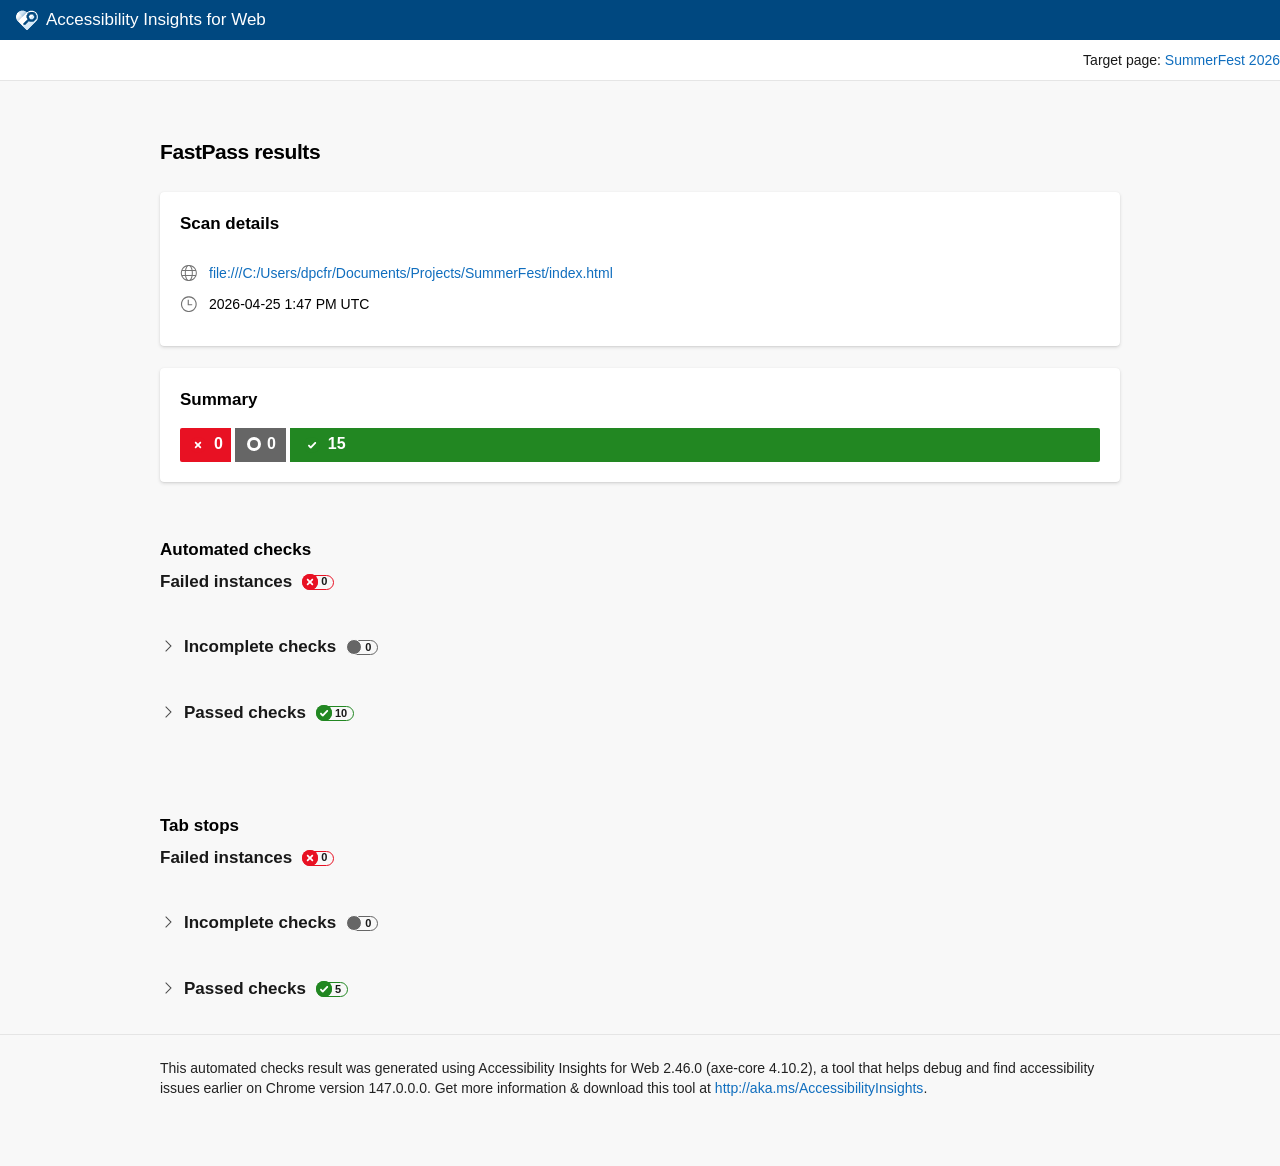
<file: Accessibility Reports/FastPass_20260425_SummerFest2026.html>
<!DOCTYPE html><html lang="en"><head><meta charSet="UTF-8"/><title>Accessibility Insights for Web FastPass results</title><style>:root {
  --black: #000;
  --light-black: #161616;
  --white: #fff;
  --brand-blue: #004880;
  --grey: #333;
  --ada-brand-color: var(--brand-blue);
  --primary-text: rgb(0 0 0 / 90%);
  --secondary-text: rgb(0 0 0 / 70%);
  --disabled-text: rgb(0 0 0 / 38%);
  --communication-primary: #106ebe;
  --communication-tint-40: #eff6fc;
  --communication-tint-30: #deecf9;
  --communication-tint-20: #c7e0f4;
  --communication-tint-10: #2b88d8;
  --communication-shade-20: #004578;
  --neutral-0: var(--white);
  --neutral-2: #f8f8f8;
  --neutral-3: #f6f6f6;
  --neutral-4: #f4f4f4;
  --neutral-6: #f2f2f2;
  --neutral-6-5: #f1f1f1;
  --neutral-8: #ebebeb;
  --neutral-10: #dedede;
  --neutral-20: #c8c8c8;
  --neutral-30: #a6a6a6;
  --neutral-55: #6e6e6e;
  --neutral-60: #666;
  --neutral-70: #3c3c3c;
  --neutral-80: var(--grey);
  --neutral-100: var(--black);
  --neutral-alpha-2: rgb(0 0 0 / 2%);
  --neutral-alpha-4: rgb(0 0 0 / 4%);
  --neutral-alpha-6: rgb(0 0 0 / 6%);
  --neutral-alpha-8: rgb(0 0 0 / 8%);
  --neutral-alpha-10: rgb(0 0 0 / 10%);
  --neutral-alpha-20: rgb(0 0 0 / 20%);
  --neutral-alpha-30: rgb(0 0 0 / 30%);
  --neutral-alpha-60: rgb(0 0 0 / 60%);
  --neutral-alpha-70: rgb(0 0 0 / 70%);
  --neutral-alpha-80: rgb(0 0 0 / 80%);
  --neutral-alpha-90: rgb(0 0 0 / 90%);
  --positive-outcome: #228722;
  --negative-outcome: #e81123;
  --neutral-outcome: var(--neutral-60);
  --box-shadow-108: rgb(0 0 0 / 10.8%);
  --box-shadow-132: rgb(0 0 0 / 13.2%);
  --box-shadow-27: rgb(0 0 0 / 27%);
  --screenshot-image-outline: #8b8b8b;
  --card-border: transparent;
  --card-footer-border: var(--neutral-10);
  --header-bar-title-color: var(--neutral-0);
  --help-links-section-background: var(--neutral-4);
  --help-links-section-border: var(--neutral-4);
  --index-circle-background: var(--communication-primary);
  --link-hover: var(--communication-shade-20);
  --link: var(--communication-primary);
  --menu-border: var(--neutral-3);
  --menu-item-background-active: var(--neutral-alpha-8);
  --menu-item-background-hover: var(--neutral-alpha-4);
  --left-nav-icon: var(--neutral-55);
  --pill-background: var(--neutral-alpha-8);
  --pill: var(--primary-text);
  --spinner-text: var(--communication-primary);
  --nav-link-hover: var(--neutral-alpha-8);
  --nav-link-selected: var(--communication-tint-20);
  --nav-link-expanded: var(--communication-tint-40);
  --insights-button-hover: #0179d4;
  --report-footer-text: #222;
  --landmark-contentinfo: #00a88c;
  --landmark-main: #cb2e6d;
  --landmark-complementary: #6b9d1a;
  --landmark-banner: #d08311;
  --landmark-region: #2560e0;
  --landmark-navigation: #9b38e6;
  --landmark-search: #d363d8;
  --landmark-form: #0298c7;
}
:root .high-contrast-theme {
  --ada-brand-color: var(--white);
  --secondary-text: var(--white);
  --primary-text: var(--white);
  --disabled-text: #c285ff;
  --communication-tint-40: #38a9ff;
  --communication-tint-30: var(--communication-tint-10);
  --neutral-0: var(--light-black);
  --neutral-2: var(--light-black);
  --neutral-3: var(--light-black);
  --neutral-4: var(--light-black);
  --neutral-6: var(--light-black);
  --neutral-6-5: var(--light-black);
  --neutral-8: var(--white);
  --neutral-10: var(--light-black);
  --neutral-20: var(--white);
  --neutral-30: var(--white);
  --neutral-55: var(--white);
  --neutral-60: var(--white);
  --neutral-70: var(--white);
  --neutral-80: var(--white);
  --neutral-100: var(--white);
  --neutral-alpha-8: var(--white);
  --neutral-alpha-90: var(--white);
  --positive-outcome: #4ac94a;
  --negative-outcome: #fc7ab1;
  --neutral-outcome: var(--neutral-0);
  --card-border: var(--white);
  --card-footer-border: var(--white);
  --header-bar-title-color: var(--brand-blue);
  --help-links-section-background: transparent;
  --help-links-section-border: var(--white);
  --index-circle-background: var(--communication-tint-40);
  --link-hover: #ff0;
  --link: #ff0;
  --menu-border: var(--grey);
  --menu-item-background-active: var(--communication-tint-40);
  --menu-item-background-hover: var(--grey);
  --left-nav-icon: var(--black);
  --pill-background: var(--white);
  --pill: var(--black);
  --screenshot-image-outline: var(--white);
  --spinner-text: var(--communication-tint-40);
  --nav-link-hover: #2a2a2a;
  --nav-link-selected: var(--communication-tint-40);
  --nav-link-expanded: transparent;
}

.ms-Fabric.is-focusVisible .ms-Nav-group .ms-nav-linkButton:focus::after {
  border: 1px solid var(--neutral-100);
}
@media screen and (forced-colors: active) {
  .ms-Fabric.is-focusVisible .ms-Nav-group .ms-nav-linkButton:focus::after {
    border: 1px dashed windowtext !important;
  }
}

button::after {
  content: "";
  position: absolute;
}

.ms-fontColor-neutralPrimary,
.ms-fontColor-neutralPrimary--hover:hover {
  color: var(--neutral-100) !important;
}

.ms-Fabric {
  color: var(--neutral-100);
}

.insights-link {
  color: var(--link) !important;
  text-decoration: none;
}
@media screen and (forced-colors: active) {
  .insights-link {
    forced-color-adjust: unset;
  }
}
.insights-link:hover {
  color: var(--link-hover) !important;
  text-decoration: underline;
}

.high-contrast-theme .insights-link:hover {
  text-decoration: underline;
}
.high-contrast-theme .is-selected .status-icon {
  color: var(--black) !important;
}

.insights-code {
  font-family: menlo, consolas, courier new, monospace;
}

.ms-Spinner .ms-Spinner-circle {
  border-top-color: var(--spinner-text);
}
.ms-Spinner .ms-Spinner-label {
  color: var(--spinner-text);
}

@media screen and (forced-colors: active) {
  .ms-ContextualMenu button:hover .ms-ContextualMenu-itemText,
  .ms-ContextualMenu button:hover .ms-ContextualMenu-linkText {
    color: highlight;
  }
}

.guidance-tags span {
  font-size: 12px;
  font-weight: normal;
  padding-top: 2px;
  padding-right: 12px;
  padding-bottom: 2px;
  padding-left: 12px;
  color: var(--pill);
  background-color: var(--pill-background);
  border-radius: 120px;
}

.hidden-highlight-button {
  opacity: 0;
  margin: 0;
  padding: 0;
  border: none;
}

.instance-details-card {
  border-radius: 4px;
  border: 1px solid var(--card-border);
  outline-style: "border-style";
  box-shadow: 0 0.6px 1.8px var(--box-shadow-108), 0 3.2px 7.2px var(--box-shadow-132);
  margin-bottom: 16px;
  width: -moz-available;
  width: -webkit-fill-available;
  width: stretch;
}

.instance-details-card-container.selected {
  outline: 5px solid var(--communication-tint-10);
}

.instance-details-card.selected {
  border: 1px solid transparent;
}

.instance-details-card.focused,
.instance-details-card:focus {
  outline: 2px solid var(--primary-text);
  outline-offset: 2px;
}

.instance-details-card.selected.focused,
.instance-details-card.selected:focus {
  outline-offset: 8px;
}

.instance-details-card.interactive {
  cursor: pointer;
}

.instance-details-card.interactive:hover {
  box-shadow: 0 8px 10px var(--box-shadow-108), 0 8px 10px var(--box-shadow-132);
}

.report-instance-table {
  background: var(--neutral-0);
  display: table;
  table-layout: fixed;
  width: -moz-available;
  width: -webkit-fill-available;
  width: stretch;
  border-radius: inherit;
  border-collapse: collapse;
  overflow-wrap: break-word;
  word-break: break-word;
}
.report-instance-table .row {
  display: flex;
  flex-wrap: wrap;
  padding-top: 2px;
  padding-bottom: 14px;
  padding-left: 0;
  padding-right: 20px;
  border-bottom: 0.5px solid var(--neutral-10);
}
.report-instance-table .row > * {
  margin-top: 12px;
  margin-bottom: 0;
  margin-left: 20px;
  margin-right: 0;
  padding: 0;
}
.report-instance-table .row:last-child {
  border-bottom: none;
}
.report-instance-table .row-label {
  flex-basis: 90px;
  flex-shrink: 1;
  flex-grow: 0;
  font-size: 14px;
  line-height: 20px;
  font-weight: 600;
  color: var(--primary-text);
  text-align: left;
}
.report-instance-table .row-content {
  flex-basis: 200px;
  flex-shrink: 1;
  flex-grow: 1;
  color: var(--secondary-text);
  font-size: 14px;
  line-height: 20px;
  align-items: flex-end;
  display: flex;
}

.outcome-summary-bar {
  display: flex;
  flex-grow: 0;
  flex-shrink: 0;
  flex-direction: row;
  flex-wrap: wrap;
  align-items: center;
  margin-top: 16px;
  margin-bottom: 0;
  line-height: 24px;
  font-size: 17px;
  font-weight: 600;
  white-space: pre-wrap;
}
.outcome-summary-bar .block,
.outcome-summary-bar .incomplete,
.outcome-summary-bar .inapplicable,
.outcome-summary-bar .unscannable,
.outcome-summary-bar .pass,
.outcome-summary-bar .fail {
  font-family: 'Segoe UI Web (West European)','Segoe UI','-apple-system',BlinkMacSystemFont,Roboto,'Helvetica Neue',Helvetica,Ubuntu,Arial,sans-serif,'Apple Color Emoji','Segoe UI Emoji','Segoe UI Symbol';
  line-height: 20px;
  font-size: 16px;
  color: var(--neutral-0);
  padding-top: 8px;
  padding-right: 8px;
  padding-bottom: 10px;
  padding-left: 10px;
  height: 16px;
  display: flex;
  align-items: center;
  margin-right: 4px;
}
.outcome-summary-bar .count {
  font-weight: 600;
}
.outcome-summary-bar .fail {
  background-color: var(--negative-outcome);
}
.outcome-summary-bar .fail .check-container {
  position: relative;
  width: 16px;
  height: 16px;
  display: inline-block;
  border-radius: 50%;
  border: 0 solid var(--neutral-0);
}
.outcome-summary-bar .fail .check-container svg circle {
  fill: var(--negative-outcome);
}
.outcome-summary-bar .fail .check-container {
  bottom: -1px;
  margin-right: 8px;
}
.outcome-summary-bar .pass {
  background-color: var(--positive-outcome);
}
.outcome-summary-bar .pass .check-container {
  position: relative;
  width: 16px;
  height: 16px;
  display: inline-block;
  border-radius: 50%;
  border: 0 solid var(--neutral-0);
}
.outcome-summary-bar .pass .check-container svg circle {
  fill: var(--positive-outcome);
}
.outcome-summary-bar .pass .check-container {
  bottom: -1px;
  margin-right: 8px;
  margin-left: 4px;
}
.outcome-summary-bar .inapplicable,
.outcome-summary-bar .unscannable {
  background-color: var(--neutral-outcome);
}
.outcome-summary-bar .inapplicable .check-container,
.outcome-summary-bar .unscannable .check-container {
  position: relative;
  width: 16px;
  height: 16px;
  display: inline-block;
  border-radius: 50%;
  border: 0 solid var(--neutral-0);
}
.outcome-summary-bar .inapplicable .check-container,
.outcome-summary-bar .unscannable .check-container {
  bottom: -1px;
  margin-right: 8px;
  margin-left: 4px;
}
.outcome-summary-bar .incomplete {
  background-color: var(--neutral-outcome);
  color: var(--white);
  border: 2px var(--neutral-60) solid;
  height: 12px;
}
.outcome-summary-bar .incomplete .check-container {
  position: relative;
  width: 8px;
  height: 8px;
  display: inline-block;
  border-radius: 50%;
  border: 3px solid var(--neutral-0);
}
.outcome-summary-bar .incomplete .check-container {
  margin-right: 6px;
  border-color: var(--white);
}
.outcome-summary-bar .summary-bar-left-edge {
  border-top-left-radius: 2px;
  border-bottom-left-radius: 2px;
}
.outcome-summary-bar .summary-bar-right-edge {
  border-top-right-radius: 2px;
  border-bottom-right-radius: 2px;
  margin-right: 0;
}
.outcome-summary-bar .label {
  font-weight: normal;
}

.screen-reader-only {
  position: absolute;
  left: -10000px;
  top: auto;
  height: 1px;
  overflow: hidden;
  clip-path: inset(100% 100% 100% 100%);
}

.check-container svg {
  width: 100%;
  height: 100%;
}

.outcome-chip {
  height: 16px;
  color: var(--primary-text);
  border-radius: 0 8px 8px 0;
  margin-right: 4px;
  margin-bottom: -3px;
  margin-left: 4px;
  display: inline-flex;
  align-items: center;
}
.outcome-chip .icon {
  border-radius: 50%;
  width: 16px;
  height: 16px;
}
.outcome-chip .count {
  font-family: 'Segoe UI Web (West European)','Segoe UI','-apple-system',BlinkMacSystemFont,Roboto,'Helvetica Neue',Helvetica,Ubuntu,Arial,sans-serif,'Apple Color Emoji','Segoe UI Emoji','Segoe UI Symbol';
  line-height: 13px;
  font-size: 11px;
  border-radius: 0 8px 8px 0;
  padding-right: 6px;
  padding-left: 10px;
  font-weight: 700;
  margin-left: -8px;
  height: 13px;
}
@media screen and (forced-colors: active) {
  .outcome-chip .count {
    forced-color-adjust: none;
    border-color: canvastext !important;
    color: canvastext;
  }
}
.outcome-chip.outcome-chip-pass .check-container {
  position: relative;
  width: 16px;
  height: 16px;
  display: inline-block;
  border-radius: 50%;
  border: 0 solid var(--neutral-0);
}
.outcome-chip.outcome-chip-pass .check-container svg circle {
  fill: var(--positive-outcome);
}
.outcome-chip.outcome-chip-pass .check-container {
  background-color: var(--positive-outcome);
}
.outcome-chip.outcome-chip-pass .count {
  background-color: transparent;
  border: 1.5px solid var(--positive-outcome);
  width: max-content;
}
.outcome-chip.outcome-chip-incomplete .check-container, .outcome-chip.outcome-chip-review .check-container {
  position: relative;
  width: 14px;
  height: 14px;
  display: inline-block;
  border-radius: 50%;
  border: 1px solid var(--neutral-0);
}
.outcome-chip.outcome-chip-incomplete .check-container, .outcome-chip.outcome-chip-review .check-container {
  background-color: var(--neutral-60);
}
.outcome-chip.outcome-chip-incomplete .count, .outcome-chip.outcome-chip-review .count {
  background-color: transparent;
  border: 1.5px solid var(--neutral-60);
  width: max-content;
}
.outcome-chip.outcome-chip-fail .check-container {
  position: relative;
  width: 16px;
  height: 16px;
  display: inline-block;
  border-radius: 50%;
  border: 0 solid var(--neutral-0);
}
.outcome-chip.outcome-chip-fail .check-container svg circle {
  fill: var(--negative-outcome);
}
.outcome-chip.outcome-chip-fail .check-container {
  background-color: var(--negative-outcome);
}
.outcome-chip.outcome-chip-fail .count {
  background-color: transparent;
  border: 1.5px solid var(--negative-outcome);
  width: max-content;
}
.outcome-chip.outcome-chip-inapplicable .check-container, .outcome-chip.outcome-chip-unscannable .check-container {
  position: relative;
  width: 16px;
  height: 16px;
  display: inline-block;
  border-radius: 50%;
  border: 0 solid var(--neutral-0);
}
.outcome-chip.outcome-chip-inapplicable .check-container, .outcome-chip.outcome-chip-unscannable .check-container {
  background-color: var(--neutral-outcome);
}
.outcome-chip.outcome-chip-inapplicable .count, .outcome-chip.outcome-chip-unscannable .count {
  background-color: transparent;
  border: 1.5px solid var(--neutral-outcome);
  width: max-content;
}

.outcome-icon-set .outcome-icon {
  margin-left: 4px;
  border-radius: 50%;
}
.outcome-icon-set .outcome-icon-pass .check-container {
  position: relative;
  width: 14px;
  height: 14px;
  display: inline-block;
  border-radius: 50%;
  border: 0 solid var(--neutral-0);
}
.outcome-icon-set .outcome-icon-pass .check-container svg circle {
  fill: var(--positive-outcome);
}
.outcome-icon-set .outcome-icon-incomplete .check-container {
  position: relative;
  width: 12px;
  height: 12px;
  display: inline-block;
  border-radius: 50%;
  border: 1px solid var(--neutral-0);
}
.outcome-icon-set .outcome-icon-incomplete .check-container {
  border-color: var(--neutral-60);
}
.outcome-icon-set .outcome-icon-fail .check-container {
  position: relative;
  width: 14px;
  height: 14px;
  display: inline-block;
  border-radius: 50%;
  border: 0 solid var(--neutral-0);
}
.outcome-icon-set .outcome-icon-fail .check-container svg circle {
  fill: var(--negative-outcome);
}

body {
  font-size: 14px;
  margin: auto;
  background-color: var(--neutral-2);
  color: black;
  font-family: 'Segoe UI Web (West European)','Segoe UI','-apple-system',BlinkMacSystemFont,Roboto,'Helvetica Neue',Helvetica,Ubuntu,Arial,sans-serif,'Apple Color Emoji','Segoe UI Emoji','Segoe UI Symbol';
}

.outer-container {
  box-shadow: 0 1px 0 rgba(0, 0, 0, 0.08);
}
.outer-container .content-container {
  max-width: 960px;
  margin-right: auto;
  margin-left: auto;
  margin-top: 24px;
}
.outer-container .content-container h2 {
  margin: 0;
  font-size: 17px;
  line-height: 24px;
}
@media only screen and (width <= 1000px) {
  .outer-container .content-container {
    margin-top: 24px;
    margin-right: 16px;
    margin-left: 16px;
  }
}

.scan-details-section {
  box-shadow: 0 0.3px 0.9px rgba(0, 0, 0, 0.108), 0 1.6px 3.6px rgba(0, 0, 0, 0.132);
  border-radius: 4px;
  background-color: var(--neutral-0);
  padding: 20px;
  margin-bottom: 22px;
}
.scan-details-section .details-section-list {
  list-style: none;
  font-size: 14px;
  line-height: 16px;
  padding-left: 0;
  display: flex;
  align-items: flex-start;
  justify-content: center;
  flex-direction: column;
}
.scan-details-section h3 {
  margin: 0;
  font-size: 17px;
  line-height: 24px;
}
.scan-details-section li {
  display: inline-block;
  padding-top: 12px;
}
.scan-details-section li .icon {
  padding-right: 12px;
  position: relative;
  top: 3px;
}
.scan-details-section .text {
  word-break: break-all;
}
.scan-details-section .description-text {
  white-space: pre-wrap;
}
.scan-details-section .screen-reader-only {
  position: absolute;
  left: -10000px;
  top: auto;
  height: 1px;
  overflow: hidden;
  clip-path: inset(100% 100% 100% 100%);
}

.report-footer-container {
  max-width: 960px;
  margin-right: auto;
  margin-left: auto;
  margin-bottom: 68px;
  margin-top: 24px;
}
.report-footer-container .report-footer {
  line-height: 20px;
  color: var(--report-footer-text);
}
@media only screen and (width <= 1000px) {
  .report-footer-container {
    margin-right: 16px;
    margin-left: 16px;
  }
}

.report-header-command-bar {
  height: 40px;
  width: 100%;
  display: flex;
  justify-content: end;
  min-height: fit-content;
  align-items: center;
  background-color: var(--neutral-0);
  box-shadow: 0 1px 0 rgba(0, 0, 0, 0.08);
}
.report-header-command-bar .target-page {
  white-space: nowrap;
  margin-left: 16px;
  display: flex;
  color: var(--primary-text);
  font-family: 'Segoe UI Web (West European)','Segoe UI','-apple-system',BlinkMacSystemFont,Roboto,'Helvetica Neue',Helvetica,Ubuntu,Arial,sans-serif,'Apple Color Emoji','Segoe UI Emoji','Segoe UI Symbol';
  font-size: 14px;
  line-height: 20px;
  font-weight: normal;
  min-width: 0;
}
.report-header-command-bar .target-page a {
  white-space: nowrap;
  overflow: hidden;
  text-overflow: ellipsis;
}

.report-congrats-message {
  word-break: break-word;
  overflow-wrap: break-word;
}

.report-congrats-head {
  font-size: 16px;
  font-weight: 600;
  color: var(--primary-text);
  padding-top: 10px;
  padding-right: 0;
  padding-bottom: 10px;
  padding-left: 0;
}

.report-congrats-info {
  font-size: 14px;
  color: var(--secondary-text);
  padding-top: 10px;
  padding-right: 0;
  padding-bottom: 10px;
  padding-left: 0;
}

.sleeping-ada {
  height: 100px;
}

.title-section {
  margin-top: 56px;
}
.title-section h1 {
  font-weight: 600;
  margin-bottom: 24px;
  font-size: 21px;
  line-height: 32px;
  letter-spacing: -0.02em;
}

.results-container {
  margin-top: 56px;
}
.results-container .title-container :is(h1, h2, h3, h4, h5, h6) {
  font-weight: unset;
  margin-block: 0;
  margin-inline: 0;
}

@media screen and (width <= 640px) {
  .outcome-past-tense {
    display: none;
  }
}
.collapsible-container .collapsible-control[aria-expanded=true]::before, .collapsible-container .collapsible-control[aria-expanded=false]::before {
  display: inline-block;
  border-right: 1px solid var(--secondary-text);
  border-bottom: 1px solid var(--secondary-text);
  min-width: 7px;
  width: 7px;
  height: 7px;
  content: "";
  transform-origin: 50% 50%;
  transition: transform 0.1s linear 0s;
}

.summary-section {
  box-shadow: 0 0.3px 0.9px rgba(0, 0, 0, 0.108), 0 1.6px 3.6px rgba(0, 0, 0, 0.132);
  border-radius: 4px;
  background-color: var(--neutral-0);
  padding: 20px;
  margin-bottom: 24px;
}

.result-section {
  padding-bottom: 24px;
}
.result-section .title-container .collapsible-control::before {
  position: relative;
  bottom: 2px;
  margin-right: 14px;
}
.result-section .collapsible-content {
  margin-left: 16px;
}

.collapsible-container .collapsible-control {
  font-family: "Segoe UI Web (West European)", "Segoe UI", -apple-system, BlinkMacSystemFont, Roboto, "Helvetica Neue", Helvetica, Ubuntu, Arial, sans-serif, "Apple Color Emoji", "Segoe UI Emoji", "Segoe UI Symbol";
  background-color: transparent;
  cursor: pointer;
  border: none;
  display: flex;
  align-items: baseline;
  width: 100%;
}
.collapsible-container .collapsible-control:hover {
  background-color: var(--neutral-alpha-4);
}
.collapsible-container:not(.collapsible-rule-details-group) .collapsible-control {
  padding-left: 2px;
  padding-right: 16px;
  position: relative;
}
.collapsible-container .collapsible-control[aria-expanded=false]::before {
  transform: rotate(-45deg);
}
.collapsible-container .collapsible-control[aria-expanded=true]::before {
  transform: rotate(45deg);
}
.collapsible-container .collapsible-content[aria-hidden=true] {
  display: none;
}

ul.instance-details-list {
  list-style-type: none;
  padding-inline-start: unset;
  margin-block-start: unset;
  margin-block-end: unset;
}
ul.instance-details-list li {
  margin-bottom: 16px;
}
ul.instance-details-list li:last-child {
  margin-bottom: unset;
}</style><style>.no-failure-view--X37Kx{font-size:15px;font-weight:400;padding:15px}.assessment-instance-label--gMLtF{width:24px;font-size:14px;height:24px;text-align:center;float:left;margin-right:8px;line-height:24px;color:var(--white)}.assessment-instance-label--gMLtF.radio{width:14px;height:14px;border-radius:50%;margin-top:6px}.assessment-instance-label--gMLtF.not-applicable{font-size:10px}.all-content--F4o2F{display:flex;flex-direction:row;vertical-align:center;font-size:14px;line-height:24px}.instance-header--UjKG9{color:var(--primary-text);white-space:pre}@media screen and (forced-colors: active){.instance-header--UjKG9{color:inherit}}.assessment-instance-textContent--qzfyY{overflow:hidden;white-space:normal;text-overflow:ellipsis;color:var(--secondary-text)}@media screen and (forced-colors: active){.assessment-instance-textContent--qzfyY{color:inherit}}.expand-collapse-all-button--3rBtD{display:flex;padding:unset;padding-right:27px;margin-left:-2px;margin-top:2px}.visual-helper-toggle--pqmC6{display:flex;align-items:center;word-wrap:break-word;margin:unset}.visual-helper-toggle--pqmC6 label{font-family:"Segoe UI Web (West European)",Segoe UI,-apple-system,BlinkMacSystemFont,Roboto,Helvetica Neue,Helvetica,Ubuntu,Arial,sans-serif,"Apple Color Emoji","Segoe UI Emoji",Segoe UI Symbol;font-weight:400;font-size:14px;line-height:20px;margin-right:8px}.cards-visualization-modifiers-container--JD-Mt{display:flex;flex-wrap:wrap}.heading-element-for-level--ifVX6{margin-block-start:unset;margin-block-end:unset}.failed-instances-container--3UUNb .collapsible-content{margin-left:24px}.outcome-chip-container--G5Dfr{min-width:50px}.hidden-highlight-button--vu3B3{opacity:0;margin:0;padding:0;border:none}.instance-details-card--owGQF{border-radius:4px;border:1px solid var(--card-border);outline-style:"border-style";box-shadow:0 .6px 1.8px var(--box-shadow-108),0 3.2px 7.2px var(--box-shadow-132);margin-bottom:16px;width:-moz-available;width:-webkit-fill-available;width:stretch}.instance-details-card-container--KLHTp.selected--wEA4l{outline:5px solid var(--communication-tint-10)}.instance-details-card--owGQF.selected--wEA4l{border:1px solid transparent}.instance-details-card--owGQF.focused--pvBWq,.instance-details-card--owGQF:focus{outline:2px solid var(--primary-text);outline-offset:2px}.instance-details-card--owGQF.selected--wEA4l.focused--pvBWq,.instance-details-card--owGQF.selected--wEA4l:focus{outline-offset:8px}.instance-details-card--owGQF.interactive--an0ab{cursor:pointer}.instance-details-card--owGQF.interactive--an0ab:hover{box-shadow:0 8px 10px var(--box-shadow-108),0 8px 10px var(--box-shadow-132)}.report-instance-table--3VoZX{background:var(--neutral-0);display:table;table-layout:fixed;width:-moz-available;width:-webkit-fill-available;width:stretch;border-radius:inherit;border-collapse:collapse;overflow-wrap:break-word;word-break:break-word}.report-instance-table--3VoZX .row---3i35{display:flex;flex-wrap:wrap;padding:2px 20px 14px 0;border-bottom:.5px solid var(--neutral-10)}.report-instance-table--3VoZX .row---3i35>*{margin:12px 0 0 20px;padding:0}.report-instance-table--3VoZX .row---3i35:last-child{border-bottom:none}.report-instance-table--3VoZX .row-label--FlVZl{flex-basis:90px;flex-shrink:1;flex-grow:0;font-size:14px;line-height:20px;font-weight:600;color:var(--primary-text);text-align:left}.report-instance-table--3VoZX .row-content--07KUh{flex-basis:200px;flex-shrink:1;flex-grow:1;color:var(--secondary-text);font-size:14px;line-height:20px;align-items:flex-end;display:flex}.toast-container--L-5HM{display:inline-block}.toast-content--8-Mx1{background:var(--neutral-70);border-radius:4px;color:var(--neutral-0);padding:14px 20px;width:316px;margin-left:-178px;left:50%;bottom:20px;z-index:1000;position:absolute}.kebab-menu-icon--EUIj-{flex-grow:1;padding:6px 9px!important}@media screen and (forced-colors: active){.kebab-menu-icon--EUIj-{color:buttontext!important}}.kebab-menu-icon--EUIj-:hover{border-style:solid!important;border-width:1px;padding:5px 8px!important}.kebab-menu-button--9Qt0a{margin-right:8px;width:32px;height:32px}.kebab-menu-button--9Qt0a:hover{background-color:var(--menu-item-background-hover)}.kebab-menu-button--9Qt0a.is-expanded{background-color:var(--menu-item-background-active)}@media screen and (forced-colors: active){.kebab-menu-button--9Qt0a.is-expanded .kebab-menu-icon--EUIj-,.kebab-menu-button--9Qt0a:hover .kebab-menu-icon--EUIj-{color:highlight}}.foot--p1DfC{display:flex;justify-content:space-between;align-items:center;background-color:var(--neutral-2);min-height:48px;padding-left:12px;border-top:.5px solid var(--card-footer-border);border-bottom-left-radius:inherit;border-bottom-right-radius:inherit}.foot--p1DfC .highlight-status--xJvvI{display:flex;justify-content:space-between;align-items:center;background:transparent}.foot--p1DfC .highlight-status--xJvvI svg{fill:var(--secondary-text)}@media screen and (forced-colors: active){.foot--p1DfC .highlight-status--xJvvI svg{fill:ButtonFace!important;stroke:ButtonText!important}}.foot--p1DfC .highlight-status--xJvvI label{color:var(--secondary-text);font-size:14px;overflow-wrap:break-word;word-break:break-word}ul.instance-details-list--YfkRy{list-style-type:none;padding-inline-start:unset;margin-block-start:unset;margin-block-end:unset}ul.instance-details-list--YfkRy>li{margin-bottom:16px}ul.instance-details-list--YfkRy>li:last-child{margin-bottom:unset}.rule-more-resources--uw9mc{display:flex;flex-direction:column;margin-bottom:16px;padding:14px 20px;background-color:var(--neutral-0);box-shadow:0 .3px .9px #0000001c,0 1.6px 3.6px #0002;border-radius:4px;border:1px solid var(--card-border);line-height:20px;overflow-wrap:break-word;word-break:break-word}.rule-more-resources--uw9mc .more-resources-title--jOuUL{font-weight:600}.rule-more-resources--uw9mc .rule-details-id--s-TpO{padding-top:12px;padding-bottom:12px}.rule-more-resources--uw9mc .rule-guidance--TIQgm>:not(span:first-of-type){margin-left:8px}.rule-details-group--Tb-LW .rule-detail{font-size:14px;padding:16px 8px;display:flex;align-items:baseline;text-align:left}.rule-details-group--Tb-LW .rule-detail .outcome-chip{vertical-align:middle;margin-bottom:2px}.rule-details-group--Tb-LW .rule-detail .rule-details-id{font-weight:600;color:var(--primary-text);word-break:break-all}.rule-details-group--Tb-LW .rule-detail .rule-details-id a{font-weight:600;color:var(--primary-text)!important}.rule-details-group--Tb-LW .rule-detail .rule-details-id strong{font-weight:600}.rule-details-group--Tb-LW .rule-detail .rule-detail-description{color:var(--secondary-text)!important;word-break:break-all}.collapsible-rule-details-group--V-HWh{box-shadow:0 1px #00000014}.collapsible-rule-details-group--V-HWh .rule-detail{box-shadow:unset}.collapsible-rule-details-group--V-HWh:not(.collapsed){box-shadow:unset}.result-section-title--RGFI5{display:flex;flex-wrap:nowrap;justify-content:flex-start;align-items:center;margin-top:8px;margin-bottom:8px}.result-section-title--RGFI5 .outcome-chip.outcome-chip-fail .count{line-height:11px}.result-section-title--RGFI5 .outcome-chip.outcome-chip-fail svg{margin-bottom:3px}.result-section-title--RGFI5 .title--WBYFE{font-weight:600;font-size:17px;line-height:24px;margin-right:6px;color:var(--primary-text)}.result-section-title--RGFI5 .heading--NdP4Q{font-weight:600;font-size:15px;line-height:20px;margin-right:6px;color:var(--primary-text)}.result-section-title--RGFI5 .outcome-chip-container--BT3j5{display:flex;height:16px}.result-section--HfO9s{padding-bottom:24px}.result-section--HfO9s .title-container--JzN4A .collapsible-control--e42Z7:before{position:relative;bottom:2px}.result-section--HfO9s>h2{margin:0;font-size:17px;line-height:24px}.issues-test-view--d0CNp{background-color:var(--neutral-2);height:100%}.message-bar-height-override--QmwHf{min-height:fit-content}.scanning-spinner--jeHG9{margin-top:50px}div.insights-dialog-main-override--ma4DA{width:75%;max-width:500px;user-select:text}@media screen and (width <= 500px){div.insights-dialog-main-override--ma4DA{min-width:240px;width:75%}}div.insights-dialog-main-override--ma4DA .dialog-body--cmWmz{font-size:16px}.issue-filing-dialog--F9jun .ms-Dialog-title{font-size:21px;line-height:32px;letter-spacing:-.02em;font-weight:600;padding-bottom:0}.issue-filing-dialog--F9jun .ms-Dialog-subText{font-weight:400;font-size:15px;color:var(--secondary-text)}.issue-filing-dialog--F9jun .textfield-description{color:var(--secondary-text);font-style:italic}.action-and-cancel-buttons-component--DF7bf{display:flex;justify-content:flex-end}.action-and-cancel-buttons-component--DF7bf .action-cancel-button-col--RMfN-+.action-cancel-button-col--RMfN-{margin-left:8px}.details-disabled-message--NGo5z{margin-top:5px;margin-bottom:5px;font-size:14px}.issues-table--0jawk{background-color:var(--neutral-2);width:calc(100% - 48px);display:flex;flex-direction:column;padding-top:24px;padding-right:24px;padding-left:24px}.issues-table--0jawk .issues-table-subtitle--SwQ6H{color:var(--secondary-text);max-width:570px;font-size:14px;margin-top:4px;margin-bottom:16px}.issues-table--0jawk .issues-table-content--SD1dX{height:100%;display:flex;flex-direction:column;min-height:0}.insights-command-button--T-hSI .command-bar-button-icon--nEHZq{line-height:16px}.insights-command-button--T-hSI:disabled{color:var(--disabled-text)}.insights-command-button--T-hSI:disabled .command-bar-button-icon--nEHZq{color:var(--disabled-text)}.insights-command-button--T-hSI:active:not(:disabled) .command-bar-button-icon--nEHZq{color:var(--primary-text)}@media screen and (forced-colors: active){.insights-command-button--T-hSI,.insights-command-button--T-hSI .command-bar-button-icon--nEHZq,.insights-command-button--T-hSI:hover .command-bar-button-icon--nEHZq{color:buttontext}}.inline-start-over-button--8yKbR{height:fit-content;padding:4px;margin-bottom:-4px;vertical-align:text-bottom;border-color:var(--secondary-text);background-color:var(--neutral-0)}.static-content-in-details-view--RtXb0{padding-top:24px;padding-right:24px;padding-left:24px;margin-bottom:auto;background-color:var(--neutral-2);height:100%}.static-content-in-details-view--RtXb0 ol{-webkit-padding-start:16px;padding-inline-start:16px}.static-content-in-details-view--RtXb0 ol li ul li{list-style-type:disc}.static-content-in-details-view--RtXb0 i{font-size:16px}.details-view-toggle--kKKiI{margin-bottom:0;margin-top:12px;height:40px;background-color:var(--neutral-4)}.details-view-toggle--kKKiI .ms-Toggle-label{float:left;margin:5px 8px;color:var(--neutral-100)}.details-view-toggle--kKKiI .ms-Toggle-innerContainer{margin:10px 0}.target-page-changed-subtitle--lbFxS{color:var(--secondary-text);max-width:570px;font-size:14px;margin-top:4px;margin-bottom:16px}.header-with-content-link--IJtjj{display:flex}.header-with-content-link--IJtjj h1{margin-right:8px}.header-with-content-link--IJtjj div{align-self:center}.high-contrast-theme .insights-tooltip--DwELH{outline-style:solid;outline-width:1px;outline-color:var(--white)}.insights-tooltip-host--MhYAf{display:inline-block;min-width:0}.insights-link---UKMy{display:flex}.insights-link---UKMy:hover,.insights-link---UKMy:active{text-decoration:none!important}span.collapsible-title--fMRHE{padding-left:.5vw}.collapsible--hRtW-{padding:0;cursor:pointer;width:100%;border:none;outline:none;line-height:.25px;display:flex;justify-content:flex-start;align-items:center}.collapsible--hRtW- h2{font-weight:300;font-size:17px}.collapsible-content--nz7H1{overflow:hidden;padding-left:calc(.5vw + 13px)}.tab-stops-test-view-container--uW09o{background-color:var(--neutral-2);height:100%}.tab-stops-test-view--PVoaa{padding-top:24px;padding-right:24px;padding-left:24px;margin-bottom:auto;background-color:var(--neutral-2)}.tab-stops-test-view--PVoaa i{font-size:16px}.tab-stops-test-view--PVoaa .tab-stops-test-view-header--IiOGa{margin-right:8px}.requirement-table-title--v1y2E{font-weight:600;font-size:17px;line-height:24px;margin-bottom:unset}.visual-helper-toggle--1ssaD{display:flex;align-items:center;word-wrap:break-word;margin:unset}.visual-helper-toggle--1ssaD label{font-family:"Segoe UI Web (West European)",Segoe UI,-apple-system,BlinkMacSystemFont,Roboto,Helvetica Neue,Helvetica,Ubuntu,Arial,sans-serif,"Apple Color Emoji","Segoe UI Emoji",Segoe UI Symbol;font-weight:400;font-size:14px;line-height:20px;margin-right:8px;font-weight:600}.requirement-how-to-test-header--myxoc{font-weight:600;font-size:17px;line-height:24px;padding-left:.5vw;display:block}.requirement-instructions-header--z7LRH{font-style:normal;font-weight:600;font-size:16px;line-height:20px;padding-left:.5vw;display:block}.requirement-instructions--IW7Iz{font-family:"Segoe UI Web (West European)",Segoe UI,-apple-system,BlinkMacSystemFont,Roboto,Helvetica Neue,Helvetica,Ubuntu,Arial,sans-serif,"Apple Color Emoji","Segoe UI Emoji",Segoe UI Symbol}.requirement-instructions--IW7Iz p,.requirement-instructions--IW7Iz ol,.requirement-instructions--IW7Iz li{margin-top:5px;margin-bottom:5px}.requirement-instructions--IW7Iz ol{-webkit-padding-start:16px;padding-inline-start:16px}.requirement-instructions--IW7Iz ol ol{list-style-type:lower-alpha}.requirement-instructions--IW7Iz ol ol ol{list-style-type:lower-roman}.generic-panel--xXyG-{color:var(--neutral-100)}.header-text--UvZ3Z{font-weight:600;font-size:21px;line-height:32px;letter-spacing:-.02em;color:var(--neutral-100);margin-bottom:20px}.failure-instance-panel--zQ5Wt .observed-failure-textfield--Rf8Co{padding-bottom:12px}.failure-instance-panel--zQ5Wt .header-text{font-size:21px}.failure-instance-snippet-empty-body--PUexR{margin-top:8px;margin-bottom:24px;color:var(--secondary-text)}.failure-instance-snippet-title--f2lSB{margin-top:24px;margin-bottom:8px;color:var(--primary-text)}.failure-instance-selector-note--u4Ug1{color:var(--secondary-text);margin-top:8px;margin-bottom:8px}.failure-instance-snippet-filled-body--9MFyu{margin-top:8px;margin-bottom:24px;padding:12px 16px;max-height:200px;color:var(--primary-text);background-color:var(--neutral-4);overflow-y:scroll;word-wrap:break-word}.failure-instance-snippet-error--twv1z{margin-top:9px;margin-bottom:50px;margin-left:9px;color:var(--secondary-text);display:flex;flex-direction:row}.failure-instance-snippet-error-icon--lxIV1{color:var(--negative-outcome);padding:3px 8px}.edit-button--hhwNy{font-size:16px!important;line-height:24px!important;color:var(--neutral-100)!important}.edit-button--hhwNy:hover,.edit-button--hhwNy:focus{color:linktext!important}@media screen and (forced-colors: active){.edit-button--hhwNy{color:inherit!important}}@media screen and (forced-colors: active) and (forced-colors: active){.edit-button--hhwNy{forced-color-adjust:unset}}@media screen and (forced-colors: active){.edit-button--hhwNy:hover,.edit-button--hhwNy:focus{color:initial!important}}.choice-group-container--5SzTv{display:flex}.secondary-controls-wrapper--pUCeO{margin-left:4px}@media screen and (forced-colors: active){.ms-DetailsRow .secondary-controls-wrapper--pUCeO button{color:buttontext;background-color:canvas}.ms-DetailsRow .secondary-controls-wrapper--pUCeO button:focus:after{content:"";position:absolute;inset:2px;border:1px solid transparent;outline:buttontext solid 2px;z-index:1}.ms-DetailsRow .secondary-controls-wrapper--pUCeO button:hover{color:highlight;background-color:canvas}}.radio-button-group--w7ZAq{column-gap:8px;display:flex;flex-direction:row;align-items:center;min-height:32px}.radio-button-option--xvPFh{margin-top:0}.radio-button-option--xvPFh .radio-button-option-field--Nk--O{min-width:20px}.radio-button-option--xvPFh .radio-button-option-pass--HpvMz.is-checked:before,.radio-button-option--xvPFh .radio-button-option-pass--HpvMz.is-checked:after{border-color:var(--positive-outcome)}.radio-button-option--xvPFh .radio-button-option-fail--9vbVp.is-checked:before,.radio-button-option--xvPFh .radio-button-option-fail--9vbVp.is-checked:after{border-color:var(--negative-outcome)}@media screen and (forced-colors: active){.ms-DetailsRow .radio-button-option--xvPFh .radio-button-option-field--Nk--O:before{background-color:canvas;border-color:buttontext}.radio-button-option--xvPFh .radio-button-option-field--Nk--O.is-checked:before,.radio-button-option--xvPFh .radio-button-option-field--Nk--O.is-checked:after,.radio-button-option--xvPFh .radio-button-option-field--Nk--O:hover:before,.radio-button-option--xvPFh .radio-button-option-field--Nk--O:hover:after{forced-color-adjust:none;border-color:highlight!important}.radio-button-option--xvPFh .radio-button-option-field--Nk--O.is-checked:before,.radio-button-option--xvPFh .radio-button-option-field--Nk--O:hover:before{background-color:highlighttext}.radio-button-option--xvPFh .radio-button-option-field--Nk--O.is-checked:after,.radio-button-option--xvPFh .radio-button-option-field--Nk--O:hover:after{background-color:highlight}}.requirement-column--4Ii53{font-size:14px;color:var(--primary-text);white-space:normal}@media screen and (forced-colors: active){.requirement-column--4Ii53{color:inherit}}.pass-fail-column-cell--O-JFD{display:flex;align-items:center;min-height:47px}.requirement-name--Gl1fk{font-weight:600}.requirement-table--cJAxX>div[role=grid]{padding-bottom:20px}.tab-stops-failure-instance-section--PhQjL{padding-bottom:24px}.tab-stops-failure-instance-section--PhQjL .title-container--bvoQk .collapsible-control--UVHg4:before{position:relative;bottom:2px}.tab-stops-failure-instance-section--PhQjL>h2{margin:0;font-size:17px;line-height:24px}.change-assessment-dialog-modal--wvGCI .ms-Overlay{background-color:var(--neutral-alpha-60)}.change-assessment-dialog--6rXKH{border-radius:6px;box-shadow:0 0 10px 0 var(--neutral-alpha-60)}.change-assessment-dialog--6rXKH .ms-Dialog-title{font-weight:600}.change-assessment-dialog--6rXKH .change-assessment-dialog-button-container--akgQr{display:flex;flex-wrap:wrap;justify-content:flex-end}.change-assessment-dialog--6rXKH .change-assessment-dialog-button-container--akgQr .action-cancel-button-col---ILlC{text-align:right;padding-left:0;margin-top:4px}.change-assessment-dialog--6rXKH .change-assessment-dialog-button-container--akgQr .action-cancel-button-col---ILlC+.action-cancel-button-col---ILlC{margin-left:8px}.change-assessment-dialog--6rXKH .change-assessment-dialog-button-container--akgQr button{padding:0;height:32px}.change-assessment-dialog--6rXKH .change-assessment-dialog-button-container--akgQr .continue-button--Iui0u button{width:140px}.restart-button--1-9nA button{width:85px}.getting-started-view--7gL6C{margin-right:18px;margin-left:18px;padding-left:6px;padding-top:1vh;padding-bottom:1vh;display:flex;flex-direction:column;height:100%;justify-content:space-between}.getting-started-header--JP1v7{font-weight:600;font-size:21px;line-height:32px;letter-spacing:-.02em;padding-top:8px}.getting-started-header--JP1v7 i{font-size:16px}.getting-started-header-title--HzdQh{margin-right:8px}.getting-started-title--NaMyN{font-weight:600;font-size:17px;line-height:24px}.next-requirement-button--o-C01{align-self:flex-end}.requirement-view--VJpPz{margin-right:18px;margin-left:18px;padding-left:6px;padding-top:1vh;display:flex;flex-direction:column;height:100%;justify-content:space-between}.requirement-view--VJpPz .next-requirement-button-container--hiHnU{display:flex;flex-direction:column;align-self:flex-end}.requirement-view--VJpPz .next-requirement-button--MB2Mv{align-self:flex-end;margin-bottom:1vh;margin-top:1vh}.requirement-view--VJpPz .requirement-content--6UOi3{padding-left:32px}@media screen and (width >= 1200px){.requirement-view--VJpPz .requirement-content--6UOi3{display:grid;grid-template-columns:1fr 308px}}.requirement-view--VJpPz .requirement-content--6UOi3 .main-content--z1Mtq{margin-top:10px;width:90%;margin-right:32px}.requirement-view--VJpPz .requirement-content--6UOi3 .main-content--z1Mtq h3{font-weight:600;font-size:17px}.requirement-view--VJpPz .requirement-context-box--rueqd{width:308px;height:fit-content;margin-right:32px}@media screen and (width <= 1200px){.requirement-view--VJpPz .requirement-context-box--rueqd{width:100%;padding-top:0;margin-bottom:40px;margin-top:24px}}.details-view-spinner{width:100%}.visual-helper{display:flex;padding-top:1.5vh;flex-wrap:wrap}.visual-helper .visual-helper-text{padding-right:.9vh;font-family:"Segoe UI Web (West European)",Segoe UI,-apple-system,BlinkMacSystemFont,Roboto,Helvetica Neue,Helvetica,Ubuntu,Arial,sans-serif,"Apple Color Emoji","Segoe UI Emoji",Segoe UI Symbol;font-size:14px;line-height:20px}.no-matching-elements{font-weight:700}.left-nav-link-container--PKncK{margin-left:10px;color:var(--primary-text);display:flex;flex-wrap:nowrap;justify-content:flex-start;min-height:44px;align-items:center}.is-selected .left-nav-link-container--PKncK{color:var(--light-black)}.left-nav-link-container--PKncK .link-icon--l1jgX{font-size:24px}.index-circle--UxApC{display:inline-block;border-radius:50%;border:1px solid var(--neutral-20);width:1.5em;line-height:1.5em;padding:.07em;margin-top:.23em;color:var(--secondary-text);background:var(--neutral-0);text-align:center}li .is-expanded .index-circle--UxApC,.ms-Nav-compositeLink.is-selected .index-circle--UxApC{color:var(--neutral-0);background:var(--index-circle-background);border-color:var(--neutral-0)}.requirement-status-icon--5eCA-{font-size:20px}.test-name--T6ba5{padding-left:20px;display:inline-block;white-space:pre-wrap;line-height:20px}.requirement-detail--A9HmV{font-size:14px;padding:16px 8px;display:flex;align-items:baseline;text-align:left}.requirement-detail--A9HmV strong{font-weight:600}.requirement-detail--A9HmV .outcome-chip{vertical-align:middle;margin-bottom:2px}.requirement-detail-description--LIhWd{font-family:"Segoe UI Web (West European)",Segoe UI,-apple-system,BlinkMacSystemFont,Roboto,Helvetica Neue,Helvetica,Ubuntu,Arial,sans-serif,"Apple Color Emoji","Segoe UI Emoji",Segoe UI Symbol;font-weight:400;font-size:14px;line-height:20px;word-break:break-all}.requirement-details-id--tFytl{font-weight:600;color:var(--primary-text);word-break:break-all}.requirement-details-id--tFytl a{font-weight:600;color:var(--primary-text)}.edit-button--ssAtN{margin-left:4px;margin-right:10px;padding-left:3px;padding-right:3px;font-size:16px!important;line-height:24px!important;color:var(--neutral-100)!important}.edit-button--ssAtN:hover,.edit-button--ssAtN:focus{color:linktext!important}@media screen and (forced-colors: active){.edit-button--ssAtN{color:inherit!important}}@media screen and (forced-colors: active) and (forced-colors: active){.edit-button--ssAtN{forced-color-adjust:unset}}@media screen and (forced-colors: active){.edit-button--ssAtN:hover,.edit-button--ssAtN:focus{color:initial!important}}.remove-button--7aB3w{font-size:16px;line-height:24px;color:var(--negative-outcome)!important}.remove-button--7aB3w:hover,.remove-button--7aB3w:focus{color:linktext!important}@media screen and (forced-colors: active){.remove-button--7aB3w{color:inherit!important}}@media screen and (forced-colors: active) and (forced-colors: active){.remove-button--7aB3w{forced-color-adjust:unset}}@media screen and (forced-colors: active){.remove-button--7aB3w:hover,.remove-button--7aB3w:focus{color:initial!important}}.collapsible-requirement-details-group--A40l5{box-shadow:0 1px #00000014}.collapsible-requirement-details-group--A40l5 .no-instances--hnZaA{font-style:italic;padding-left:20px}.collapsible-requirement-details-group--A40l5:not(.collapsed){box-shadow:unset}.instance-list--hveoz th{color:var(--primary-text);padding-top:14px;padding-bottom:14px;padding-left:20px}.header-bar--11Oyo{display:flex;flex-wrap:nowrap;justify-content:flex-start;align-items:center;align-content:stretch;background-color:var(--ada-brand-color);min-height:40px;width:100%}.header-bar--11Oyo .header-icon{margin-left:16px;height:22px;width:22px;flex-shrink:0}.header-bar--11Oyo .header-title--uc-c9{margin-right:32px;margin-left:8px;color:var(--header-bar-title-color);font-size:16px;font-family:"Segoe UI Web (West European)",Segoe UI,-apple-system,BlinkMacSystemFont,Roboto,Helvetica Neue,Helvetica,Ubuntu,Arial,sans-serif,"Apple Color Emoji","Segoe UI Emoji",Segoe UI Symbol;white-space:nowrap;overflow:hidden;text-overflow:ellipsis}.header-bar--11Oyo .spacer--TSsDE{flex:1 1 auto}.header-bar--11Oyo .far-items--PJa8J{display:flex;justify-content:flex-end;align-items:center;margin-right:12px}.header-bar--11Oyo .far-items--PJa8J button,.header-bar--11Oyo .far-items--PJa8J button:focus,.header-bar--11Oyo .far-items--PJa8J button:hover,.header-bar--11Oyo .far-items--PJa8J button:active,.header-bar--11Oyo .far-items--PJa8J button:hover:active{background-color:unset}.header-bar--11Oyo .far-items--PJa8J i{font-size:20px;color:var(--neutral-0)}.no-content-available--AkB77{margin-left:24px;margin-right:24px}.assessment-report-summary--grvEl{margin-bottom:40px;display:flex;flex-direction:column;width:100%}.assessment-report-summary--grvEl>h2{font-family:"Segoe UI Web (West European)",Segoe UI,-apple-system,BlinkMacSystemFont,Roboto,Helvetica Neue,Helvetica,Ubuntu,Arial,sans-serif,"Apple Color Emoji","Segoe UI Emoji",Segoe UI Symbol;font-size:21px;line-height:32px;font-weight:600;letter-spacing:-.02em;color:var(--primary-text);margin:0}.assessment-report-summary--grvEl .test-details-text--47PEJ{font-weight:600;font-size:17px;line-height:24px;color:var(--primary-text);font-family:"Segoe UI Web (West European)",Segoe UI,-apple-system,BlinkMacSystemFont,Roboto,Helvetica Neue,Helvetica,Ubuntu,Arial,sans-serif,"Apple Color Emoji","Segoe UI Emoji",Segoe UI Symbol;margin-top:16px;margin-bottom:21px}.assessment-summary-details--arc8Q{display:flex}.assessment-summary-details--arc8Q .assessment-summary-details-body--qsVeE{column-count:2;column-gap:4%;display:block;width:100%;align-items:start}@media screen and (width <= 900px){.assessment-summary-details--arc8Q .assessment-summary-details-body--qsVeE{column-count:1}}.assessment-summary-details--arc8Q .assessment-summary-details-body--qsVeE .assessment-summary-details-row--oLVSA{display:inline-block;width:100%}.assessment-summary-details--arc8Q .assessment-summary-details-body--qsVeE .assessment-summary-details-row--oLVSA .test-summary--8yOic{display:flex;width:98%;padding:12px 10px;justify-content:space-between;border-bottom:var(--neutral-alpha-8) solid 1px}.assessment-summary-details--arc8Q .assessment-summary-details-body--qsVeE .assessment-summary-details-row--oLVSA .test-summary-status--8hl4z{display:flex;align-items:center;white-space:nowrap}.assessment-summary-details--arc8Q .assessment-summary-details-body--qsVeE .assessment-summary-details-row--oLVSA .test-summary-display-name--f1XR-{font-size:14px;line-height:20px;white-space:nowrap;font-weight:600}.report-header-bar--SDV11{display:flex;justify-content:flex-start;align-items:center;flex-wrap:nowrap;background-color:var(--ada-brand-color);height:40px;width:100%}.report-header-bar--SDV11 .header-icon{flex-shrink:0;margin-left:16px;height:22px;width:22px}.report-header-bar--SDV11 .header-text--EdTxw{margin-left:8px;color:var(--header-bar-title-color);flex-shrink:1;white-space:nowrap;overflow:hidden;text-overflow:ellipsis;font-family:"Segoe UI Web (West European)",Segoe UI,-apple-system,BlinkMacSystemFont,Roboto,Helvetica Neue,Helvetica,Ubuntu,Arial,sans-serif,"Apple Color Emoji","Segoe UI Emoji",Segoe UI Symbol;font-weight:400;font-size:17px;line-height:24px}.report-header-command-bar--NJWdl{height:40px;width:100%;display:flex;justify-content:end;min-height:fit-content;align-items:center;background-color:var(--neutral-0);box-shadow:0 1px #00000014}.report-header-command-bar--NJWdl .target-page--hjh44{white-space:nowrap;margin-left:16px;display:flex;color:var(--primary-text);font-family:"Segoe UI Web (West European)",Segoe UI,-apple-system,BlinkMacSystemFont,Roboto,Helvetica Neue,Helvetica,Ubuntu,Arial,sans-serif,"Apple Color Emoji","Segoe UI Emoji",Segoe UI Symbol;font-size:14px;line-height:20px;font-weight:400;min-width:0}.report-header-command-bar--NJWdl .target-page--hjh44 a{white-space:nowrap;overflow:hidden;text-overflow:ellipsis}.collapsible-container--QD-3d .collapsible-control--Q0Wlq[aria-expanded=true]:before,.collapsible-container--QD-3d .collapsible-control--Q0Wlq[aria-expanded=false]:before{display:inline-block;border-right:1px solid var(--secondary-text);border-bottom:1px solid var(--secondary-text);min-width:7px;width:7px;height:7px;content:"";transform-origin:50% 50%;transition:transform .1s linear 0s}.collapsible-container--QD-3d .collapsible-control--Q0Wlq{font-family:"Segoe UI Web (West European)",Segoe UI,-apple-system,BlinkMacSystemFont,Roboto,Helvetica Neue,Helvetica,Ubuntu,Arial,sans-serif,"Apple Color Emoji","Segoe UI Emoji",Segoe UI Symbol;background-color:transparent;cursor:pointer;border:none;display:flex;align-items:baseline;width:100%;height:fit-content}.collapsible-container--QD-3d .collapsible-control--Q0Wlq:hover{background-color:var(--neutral-alpha-4);color:var(--primary-text)}.collapsible-container--QD-3d .collapsible-control--Q0Wlq[aria-expanded=false]:before{transform:rotate(-45deg)}.collapsible-container--QD-3d .collapsible-control--Q0Wlq[aria-expanded=true]:before{transform:rotate(45deg)}.collapsible-container--QD-3d .collapsible-container-content--qeM4P{margin-left:24px}.collapsible-container--QD-3d .collapsible-container-content--qeM4P[aria-hidden=true]{display:none}.collapsible-title--wdkYZ{padding-left:.5vw}.fix-instruction-color-box--DQpQE{width:14px;height:14px;display:inline-block;vertical-align:-5%;margin-right:2px;margin-left:2px;border:1px solid var(--light-black)}@media screen and (forced-colors: active){.fix-instruction-color-box--DQpQE{forced-color-adjust:none}}.screen-reader-only--6LUiO{position:absolute;left:-10000px;top:auto;height:1px;overflow:hidden;clip-path:inset(100% 100% 100% 100%)}.path-list--MxxKM{padding-left:16px;list-style-type:disc}.multi-line-text-yes-bullet--TXyX-{padding-left:16px}.multi-line-text-yes-bullet--TXyX- li{list-style-type:disc;margin-bottom:4px}.multi-line-text-no-bullet--AUXXt{padding-left:0;list-style:none}.multi-line-text-no-bullet--AUXXt li:not(:last-child){margin-bottom:4px}.combination-lists--boK5y{flex-direction:column;display:flex}.urls-row-content--JDdRx{padding-left:16px}.urls-row-content--JDdRx li{list-style-type:disc;margin-bottom:4px}.urls-row-content-new-Failure--oL5lS{color:var(--negative-outcome);font-weight:700}.how-to-fix-content--Zz96u{margin-bottom:16px}.how-to-fix-content--Zz96u ul{padding-left:16px}.how-to-fix-content--Zz96u ul li{list-style-type:disc;margin-bottom:4px}.snippet--hSNfv{font-family:menlo,consolas,courier new,monospace;white-space:normal}.generic-toggle-component--QDn1m{margin-bottom:4vh}.generic-toggle-component--QDn1m .toggle-container--N5sJJ{display:flex;justify-content:space-between;margin-bottom:1vh}.generic-toggle-component--QDn1m .toggle-container--N5sJJ .toggle-name--Q9yh2{font-weight:600;font-size:17px;line-height:24px}.generic-toggle-component--QDn1m .toggle-container--N5sJJ .toggle--983Do{margin-left:12px;margin-top:3px;margin-bottom:unset}.generic-toggle-component--QDn1m .toggle-description--ieTgg{color:var(--primary-text)}.overview-heading-content--eGCNq{color:var(--secondary-text);font-weight:400;line-height:20px;font-size:15px}.overview-heading--hhrss{margin-bottom:40px}.overview-heading--hhrss h1{font-weight:700!important;line-height:40px;font-size:28px!important;letter-spacing:-.04em;color:var(--primary-text)!important;padding-bottom:16px;padding-top:24px}.overview-help-section---P--0{width:308px;height:168px;padding-top:24px;margin-right:32px}@media screen and (width <= 1200px){.overview-help-section---P--0{padding-top:0;margin-bottom:40px}}.overview--3Z80y{display:flex;flex-direction:row;flex-wrap:wrap;padding-left:32px}.overview--3Z80y .overview-text-summary-section--Hbc5v{display:flex;flex-direction:column;flex:1 1 50%;align-items:flex-start;width:90%;margin-right:32px}.help-link--ycqMv{padding-top:5px;padding-bottom:5px;font-family:"Segoe UI Web (West European)",Segoe UI,-apple-system,BlinkMacSystemFont,Roboto,Helvetica Neue,Helvetica,Ubuntu,Arial,sans-serif,"Apple Color Emoji","Segoe UI Emoji",Segoe UI Symbol;line-height:20px;font-size:14px;color:var(--communication-primary)}.overview-help-container--CIf5X{padding-top:20px;padding-left:24px;padding-bottom:24px;border-radius:4px;background-color:var(--help-links-section-background);border:1px solid var(--help-links-section-border);box-sizing:border-box}.help-heading--SkWwv{font-weight:600;font-size:17px;padding:0;margin-block-end:1em;margin-inline-start:0;margin-inline-end:0}.left-nav-hamburger-button---jYWo{margin-left:11px}.high-contrast-theme--gB86W .left-nav-hamburger-button---jYWo{color:var(--neutral-alpha-90)}.ms-Button.left-nav-hamburger-button---jYWo:focus:after{border:1px var(--neutral-0) solid}.command-bar-buttons-menu-button--jiAf3{font-size:16px}.command-bar-buttons-submenu--TunVw{min-width:fit-content}.command-bar-buttons-submenu--TunVw button{height:36px}.command-bar-buttons-menu--UEARX{height:40px}.details-view-command-buttons--BkYsp{display:flex;margin-right:16px;white-space:nowrap}.details-view-command-bar--3BkZm{height:40px;width:100%;display:flex;justify-content:space-between;min-height:fit-content;align-items:center;background-color:var(--neutral-0);font-size:14px;font-weight:400;border-bottom:1px solid var(--neutral-alpha-8)}.details-view-command-bar--3BkZm .details-view-target-page--CqPLT{margin-left:12px;padding:8px;display:inherit;white-space:nowrap;overflow:hidden;text-overflow:ellipsis;color:var(--primary-text);flex:1 1 auto}.target-page-title--DBzsa{width:100%;text-overflow:ellipsis;display:inline-block;overflow:hidden}.target-page-link--2MENu{width:100%}.invalid-load-assessment-dialog--MWP29 button{width:140px}.load-button--f6OXK button{width:140px}.details-view-test-nav-area--JYw22{box-sizing:border-box;overflow-x:hidden}@media screen and (forced-colors: active){.details-view-test-nav-area--JYw22 a:focus{border:3px highlighttext solid}}.details-view-test-nav-area--JYw22 li .is-selected{background-color:var(--nav-link-selected)}.details-view-test-nav-area--JYw22 li .is-selected a,.details-view-test-nav-area--JYw22 li .is-selected button{background-color:var(--nav-link-selected)!important}.details-view-test-nav-area--JYw22 li .is-expanded,.details-view-test-nav-area--JYw22 li .is-expanded+ul{background-color:var(--nav-link-expanded)}.details-view-test-nav-area--JYw22 li .ms-Nav-compositeLink:hover a,.details-view-test-nav-area--JYw22 li .ms-Nav-compositeLink:hover button{background-color:var(--nav-link-hover)}a.nav-link-button--F41J7:hover,a.nav-link-button--F41J7:active,a.nav-link-button--F41J7:focus,a.nav-link-button--F41J7:active:hover,button.nav-link-button--F41J7:hover,button.nav-link-button--F41J7:active,button.nav-link-button--F41J7:focus,button.nav-link-button--F41J7:active:hover{text-decoration:none}@media screen and (forced-colors: active){a.nav-link-button--F41J7,button.nav-link-button--F41J7{forced-color-adjust:unset}}.export-dialog--5ThRt{max-width:640px;width:75%;min-width:240px!important;user-select:text}.requirement-context-container--Dc5-8{padding:20px 24px 24px;border-radius:4px;background-color:var(--help-links-section-background);border:1px solid var(--help-links-section-border);box-sizing:border-box}.requirement-context-container--Dc5-8 p{margin-block-end:2em}.context-heading--5sSk4{font-weight:600;font-size:17px;padding:0;margin-block-end:1em;margin-inline-start:0;margin-inline-end:0}.context-links--sotZo>*{font-family:"Segoe UI Web (West European)",Segoe UI,-apple-system,BlinkMacSystemFont,Roboto,Helvetica Neue,Helvetica,Ubuntu,Arial,sans-serif,"Apple Color Emoji","Segoe UI Emoji",Segoe UI Symbol;font-size:14px}.context-links--sotZo>*.ms-Button{padding:0 0 5px;margin:0;height:max-content;border:none}.context-links--sotZo>* .ms-Button-label{margin-left:0;margin-right:0;line-height:20px;color:var(--link)}.context-links--sotZo>* .ms-Button-label:hover{color:var(--link-hover)}@media screen and (forced-colors: active){.context-links--sotZo>* .ms-Button-label{color:linktext}.context-links--sotZo>* .ms-Button-label:hover{color:linktext}}.requirement-view-title--KCjY-{font-weight:600;font-size:21px;line-height:32px;letter-spacing:-.02em;color:var(--primary-text);display:flex;align-items:center}.start-over-menu-item---gz1Z .start-over-menu-item-icon--4qfx3{line-height:16px}.start-over-menu-item---gz1Z button:disabled,.start-over-menu-item---gz1Z button[aria-disabled=true]{color:var(--disabled-text)}.start-over-menu-item---gz1Z button:disabled .start-over-menu-item-icon--4qfx3,.start-over-menu-item---gz1Z button[aria-disabled=true] .start-over-menu-item-icon--4qfx3{color:var(--disabled-text)}.start-over-menu-item---gz1Z button:active .start-over-menu-item-icon--4qfx3{color:var(--primary-text)}.start-over-menu-item---gz1Z button:hover{background-color:var(--neutral-0);color:var(--insights-button-hover)}.start-over-menu-item---gz1Z button:hover .start-over-menu-item-icon--4qfx3{color:var(--insights-button-hover)}.no-preview-feature-message--nT2zt{font-family:"Segoe UI Web (West European)",Segoe UI,-apple-system,BlinkMacSystemFont,Roboto,Helvetica Neue,Helvetica,Ubuntu,Arial,sans-serif,"Apple Color Emoji","Segoe UI Emoji",Segoe UI Symbol;font-weight:400;font-size:14px;line-height:20px}.preview-feature-toggle-list--m7--q{margin-top:2vh}.selector-input-list--zAxwM .selector-input-title--srWsD{margin-top:.5vh;margin-bottom:.5vh}.selector-input-list--zAxwM .selector-list--MRjbp{border:solid 1px var(--neutral-30);margin-top:1vh;margin-bottom:3vh;height:15%;overflow:auto}.selector-input-list--zAxwM .selector-list--MRjbp .ms-List-cell:last-child{border-bottom:solid var(--neutral-20) 1px}.selector-input-list--zAxwM .selector-list--MRjbp .ms-List-cell+.ms-List-cell{border-top:solid var(--neutral-20) 1px}.selector-input-list--zAxwM .selector-list--MRjbp .delete-selector-button--gSHsr{background:var(--neutral-0);padding-right:0;margin:1px}.selector-input-list--zAxwM .selector-list--MRjbp .delete-selector-button--gSHsr .delete-selector-icon--Zjvzu{color:var(--neutral-30)}.selector-input-list--zAxwM .selector-input-field--UrmHU{width:55%}.selector-input-list--zAxwM .textbox-add-selector-button--VOrm2{width:35%}.selector-input-list--zAxwM .add-selector-buttons--cGkHU{width:40%}.selector-input-list--zAxwM .add-selector-buttons--cGkHU .textbox-add-selector-button--VOrm2{width:80%}.selector-input-item-cell--X-HsU{padding-left:1vh}.selector-input-item-cell--X-HsU .selector-input-item-content--y-UDn,.selector-input-add--SNQo1{display:flex;justify-content:space-between;align-items:center}.scoping-description--5-Iaf{padding-bottom:1vh}.settings-panel--OvJWQ h3{font-weight:600;font-size:17px;line-height:24px;margin-block-end:8px}.settings-panel--OvJWQ .issue-setting--UJiQr .ms-Label{color:var(--neutral-100);padding-top:8px;padding-bottom:8px}.settings-panel--OvJWQ .issue-setting--UJiQr .ms-TextField-field{color:var(--neutral-100)}.settings-panel--OvJWQ .textfield-description{color:var(--secondary-text);font-style:italic}.ms-Button.gear-menu-button--LXZii:focus:after{border:1px var(--neutral-0) solid}.high-contrast-theme .gear-menu-button--LXZii{color:var(--neutral-alpha-90)}.high-contrast-theme .gear-menu-button-callout--a80-T{box-shadow:var(--white) 0 0 1px 0!important;border-radius:unset}.nav-menu---BFga{color:var(--neutral-0)}.switcher-dropdown-option--Fpt3Z{display:flex;flex-direction:row}.switcher-dropdown-option--Fpt3Z i{margin-right:8px}.left-nav-switcher--SK4ld .left-nav-switcher-dropdown--Blj4D{margin:8px}.left-nav-switcher--SK4ld .left-nav-switcher-dropdown--Blj4D .ms-Dropdown-title,.left-nav-switcher--SK4ld .left-nav-switcher-dropdown--Blj4D:focus .ms-Dropdown-title,.left-nav-switcher--SK4ld .left-nav-switcher-dropdown--Blj4D:hover .ms-Dropdown-title,.left-nav-switcher--SK4ld .left-nav-switcher-dropdown--Blj4D:active .ms-Dropdown-title,.left-nav-switcher--SK4ld .left-nav-switcher-dropdown--Blj4D:hover:active .ms-Dropdown-title{border:1px var(--neutral-alpha-90) solid;border-radius:2px;background-color:var(--neutral-0);height:32px;box-sizing:border-box;width:inherit;color:var(--neutral-alpha-90)}.left-nav-switcher--SK4ld .left-nav-switcher-dropdown--Blj4D .ms-Dropdown-title i,.left-nav-switcher--SK4ld .left-nav-switcher-dropdown--Blj4D:focus .ms-Dropdown-title i,.left-nav-switcher--SK4ld .left-nav-switcher-dropdown--Blj4D:hover .ms-Dropdown-title i,.left-nav-switcher--SK4ld .left-nav-switcher-dropdown--Blj4D:active .ms-Dropdown-title i,.left-nav-switcher--SK4ld .left-nav-switcher-dropdown--Blj4D:hover:active .ms-Dropdown-title i{margin-right:8px}.left-nav-switcher--SK4ld .left-nav-switcher-dropdown--Blj4D .ms-Dropdown-caretDownWrapper,.left-nav-switcher--SK4ld .left-nav-switcher-dropdown--Blj4D:focus .ms-Dropdown-caretDownWrapper,.left-nav-switcher--SK4ld .left-nav-switcher-dropdown--Blj4D:hover .ms-Dropdown-caretDownWrapper,.left-nav-switcher--SK4ld .left-nav-switcher-dropdown--Blj4D:active .ms-Dropdown-caretDownWrapper,.left-nav-switcher--SK4ld .left-nav-switcher-dropdown--Blj4D:hover:active .ms-Dropdown-caretDownWrapper{top:2px;right:18px}.left-nav-switcher--SK4ld .left-nav-switcher-dropdown--Blj4D .ms-Dropdown-caretDown,.left-nav-switcher--SK4ld .left-nav-switcher-dropdown--Blj4D:focus .ms-Dropdown-caretDown,.left-nav-switcher--SK4ld .left-nav-switcher-dropdown--Blj4D:hover .ms-Dropdown-caretDown,.left-nav-switcher--SK4ld .left-nav-switcher-dropdown--Blj4D:active .ms-Dropdown-caretDown,.left-nav-switcher--SK4ld .left-nav-switcher-dropdown--Blj4D:hover:active .ms-Dropdown-caretDown{color:var(--neutral-alpha-90)}.left-nav-switcher--SK4ld .left-nav-switcher-dropdown--Blj4D .ms-Dropdown:focus:after{border:1px var(--neutral-alpha-90) solid;border-radius:2px;outline:1px var(--neutral-alpha-90) solid;outline-offset:-5px}.left-nav--4ZRSF{overflow-y:auto;border-right:1px solid var(--neutral-8);z-index:100;background-color:var(--neutral-0);max-height:calc(100vh - 40px);height:calc(100vh - 40px)}.left-nav--4ZRSF .left-nav-icon{color:var(--neutral-60)}.left-nav--4ZRSF .ms-Nav-groupContent{margin-bottom:0}.left-nav--4ZRSF .ms-Nav-link{height:fit-content;width:unset}.left-nav--4ZRSF button{text-align:left}.left-nav--4ZRSF button.ms-Nav-link{width:100%}.left-nav--4ZRSF .overview-label{padding-left:10%;text-align:left;margin-top:6px;margin-bottom:6px;display:flex;flex-direction:column}.left-nav--4ZRSF .overview-name{line-height:20px}.left-nav--4ZRSF .overview-percent{color:var(--neutral-55);line-height:16px;font-size:12px}.left-nav--4ZRSF .ms-Nav-navItems{margin-top:0!important}.left-nav--4ZRSF .ms-Nav-compositeLink a,.left-nav--4ZRSF .ms-Nav-compositeLink button{border-top:0;border-bottom:0}.left-nav--4ZRSF .ms-Nav-compositeLink .ms-Button-label{color:var(--neutral-100)}.left-nav--4ZRSF .ms-Nav-compositeLink.is-selected .ms-Button-label{color:var(--light-black)}.left-nav--4ZRSF .ms-Nav-compositeLink.is-selected a,.left-nav--4ZRSF .ms-Nav-compositeLink.is-selected button{background-color:var(--communication-tint-40)}.left-nav--4ZRSF .ms-Nav-compositeLink.is-selected a .ms-Button-label,.left-nav--4ZRSF .ms-Nav-compositeLink.is-selected a .overview-percent,.left-nav--4ZRSF .ms-Nav-compositeLink.is-selected button .ms-Button-label,.left-nav--4ZRSF .ms-Nav-compositeLink.is-selected button .overview-percent{color:var(--black)}.left-nav--4ZRSF .ms-Nav-compositeLink.is-selected a .left-nav-icon,.left-nav--4ZRSF .ms-Nav-compositeLink.is-selected button .left-nav-icon{color:var(--left-nav-icon)}.left-nav--4ZRSF .ms-Nav-compositeLink.is-selected a:after,.left-nav--4ZRSF .ms-Nav-compositeLink.is-selected button:after{border-left:3px solid var(--communication-primary)}.left-nav--4ZRSF .ms-Pivot-text{font-size:11px}.left-nav--4ZRSF .ms-Pivot-icon{font-size:9px}#side-nav-container--prZNx,.left-nav-panel--Aj--y .ms-Panel-main{width:250px}.left-nav-panel--Aj--y .ms-Panel-content{padding:0}.left-nav-panel--Aj--y .ms-Panel-content .main-nav{max-height:calc(100vh - 40px);height:calc(100vh - 40px)}.details-view-body---OfxB{height:100%}.details-view-content-pane-container--43222{display:flex;flex-direction:column;padding-bottom:1px;box-sizing:border-box;width:calc(100vw - 250px);height:100%;max-height:calc(100vh - 40px)}.details-view-content-pane-container--43222.narrow-mode--iLHib{width:100%}.details-view-body-nav-content-layout--3mshl{display:flex;flex-wrap:nowrap;justify-content:flex-start;align-items:flex-start;align-content:stretch;padding-left:0;padding-right:0;width:100%;min-height:0;height:100%}.details-view-body-nav-content-layout--3mshl .ms-Pivot{border-bottom:1px solid var(--neutral-8);padding-left:12px}.details-view-body-nav-content-layout--3mshl .details-view-body-content-pane--RTzxc{display:flex;flex-direction:column;height:100%;word-break:break-word;width:100%;overflow:auto;box-sizing:border-box;max-height:calc(100vh - 1px40px40px)}.details-view-body-nav-content-layout--3mshl .details-view-body-content-pane--RTzxc>div{width:100%;height:auto}.details-view-body-nav-content-layout--3mshl .details-view-body-content-pane--RTzxc .ms-MessageBar-icon i{margin-left:12px;color:var(--light-black)}@media screen and (forced-colors: active){.details-view-body-nav-content-layout--3mshl .details-view-body-content-pane--RTzxc .ms-MessageBar-icon i{color:inherit}}.details-view-body-nav-content-layout--3mshl .details-view-body-content-pane--RTzxc .ms-MessageBar-text .insights-link{color:inherit!important;text-decoration:underline}.details-view-body-nav-content-layout--3mshl .details-view-body-content-pane--RTzxc .view--MyMfK{flex-grow:1;height:100%;width:100%;display:flex;flex-direction:column;min-height:0}.details-view-body-nav-content-layout--3mshl .details-view-body-content-pane--RTzxc .view--MyMfK h1{margin:0;font-weight:600;font-size:21px;color:var(--neutral-100)}.details-view-body-nav-content-layout--3mshl .details-view-body-content-pane--RTzxc .view--MyMfK b{font-weight:600}.remove-button--DNwzM{margin-left:12px;font-size:16px;line-height:24px;color:var(--negative-outcome)}.remove-button--DNwzM:hover,.remove-button--DNwzM:focus{color:linktext!important}@media screen and (forced-colors: active){.remove-button--DNwzM{color:inherit!important}}@media screen and (forced-colors: active) and (forced-colors: active){.remove-button--DNwzM{forced-color-adjust:unset}}@media screen and (forced-colors: active){.remove-button--DNwzM:hover,.remove-button--DNwzM:focus{color:initial!important}}.instance-visibility-button--aG3-x,.instance-visibility-button--aG3-x:active,.instance-visibility-button--aG3-x:focus{color:var(--primary-text);padding-bottom:6px;background-color:inherit}@media screen and (forced-colors: active){.instance-visibility-button--aG3-x,.instance-visibility-button--aG3-x:active,.instance-visibility-button--aG3-x:focus{color:inherit;outline:1px inherit solid}}.test-instance-selected--6WhXD{padding:2px;color:var(--neutral-0)}.test-instance-selected-hidden--kiZnB{background-color:var(--neutral-60);cursor:default}.test-instance-selected-visible--YwdDz{background-color:var(--communication-primary)}.test-instance-selected-hidden-button--ig-CF{background-color:transparent}
</style></head><body><header data-automation-id="report-header-section"><div class="report-header-bar--SDV11"><svg role="img" aria-hidden="true" class="header-icon" viewBox="0 0 48 48" fill="none" xmlns="http://www.w3.org/2000/svg"><mask id="mask0" maskUnits="userSpaceOnUse" x="0" y="3" width="48" height="43" style="mask-type:alpha"><path d="M43.8309 27.1383C49.3148 21.6544 49.3148 12.7633 43.8309 7.27934C38.347 1.79544 29.4558 1.79543 23.9719 7.27934C18.488 1.79544 9.59684 1.79544 4.11293 7.27934C-1.37098 12.7633 -1.37098 21.6544 4.11293 27.1383L21.986 45.0114C23.0828 46.1082 24.861 46.1082 25.9578 45.0114L43.8309 27.1383Z" fill="white"></path></mask><g mask="url(#mask0)"><path d="M43.8309 27.1383C49.3148 21.6544 49.3148 12.7633 43.8309 7.27934C38.347 1.79544 29.4558 1.79543 23.9719 7.27934C18.488 1.79544 9.59684 1.79544 4.11293 7.27934C-1.37098 12.7633 -1.37098 21.6544 4.11293 27.1383L21.986 45.0114C23.0828 46.1082 24.861 46.1082 25.9578 45.0114L43.8309 27.1383Z" fill="white"></path><rect x="43.9494" y="7.24556" width="14.0948" height="42.2726" transform="rotate(45 43.9494 7.24556)" fill="#D6E9F7"></rect><mask id="mask1" maskUnits="userSpaceOnUse" x="-6" y="-3" width="30" height="31" style="mask-type:alpha"><path d="M23.9718 7.27863L4.11284 27.1376C-1.37106 21.6537 -1.37106 12.7625 4.11284 7.27863C9.59675 1.79472 18.4879 1.79472 23.9718 7.27863Z" fill="#CFEBFF"></path><path d="M23.9718 7.27863L4.11284 27.1376C-1.37106 21.6537 -1.37106 12.7625 4.11284 7.27863C9.59675 1.79472 18.4879 1.79472 23.9718 7.27863Z" fill="url(#paint0_linear)"></path></mask><g mask="url(#mask1)"><path d="M23.9718 7.27863L4.11284 27.1376C-1.37106 21.6537 -1.37106 12.7625 4.11284 7.27863C9.59675 1.79472 18.4879 1.79472 23.9718 7.27863Z" fill="white"></path><path d="M23.9718 7.27863L4.11284 27.1376C-1.37106 21.6537 -1.37106 12.7625 4.11284 7.27863C9.59675 1.79472 18.4879 1.79472 23.9718 7.27863Z" fill="url(#paint1_linear)"></path><rect x="4.54834" y="6.88206" width="16.3577" height="42.2726" transform="rotate(-45 4.54834 6.88206)" fill="#D6E9F7"></rect><rect x="4.54834" y="6.88206" width="16.3577" height="42.2726" transform="rotate(-45 4.54834 6.88206)" fill="url(#paint2_linear)"></rect></g><g filter="url(#filter0_d)"><path fill-rule="evenodd" clip-rule="evenodd" d="M34.0764 27.3564C39.8071 27.3483 44.4461 22.6961 44.438 16.9655C44.4299 11.2349 39.7778 6.59585 34.0472 6.60393C28.3165 6.61201 23.6775 11.2642 23.6856 16.9948C23.6888 19.2829 24.4324 21.397 25.6895 23.1108L23.4287 25.3788C22.8852 25.395 22.3466 25.6109 21.9324 26.0265L17.1218 30.8526C16.4185 31.5582 16.4203 32.7005 17.126 33.4038L17.6952 33.9713C18.4009 34.6746 19.5431 34.6728 20.2465 33.9671L25.057 29.141C25.4715 28.7252 25.6857 28.1855 25.6998 27.6415L27.9603 25.3737C29.6766 26.6235 31.7907 27.3596 34.0764 27.3564ZM34.0368 23.2439C37.4964 23.2579 40.3122 20.4647 40.3262 17.0051C40.3401 13.5456 37.5469 10.7298 34.0874 10.7158C30.6279 10.7018 27.812 13.495 27.7981 16.9545C27.7841 20.4141 30.5773 23.2299 34.0368 23.2439Z" fill="#004880"></path></g></g><defs><filter id="filter0_d" x="15.748" y="6.50654" width="29.5246" height="29.5269" filterUnits="userSpaceOnUse" color-interpolation-filters="sRGB"><feFlood flood-opacity="0" result="BackgroundImageFix"></feFlood><feColorMatrix in="SourceAlpha" type="matrix" values="0 0 0 0 0 0 0 0 0 0 0 0 0 0 0 0 0 0 127 0"></feColorMatrix><feOffset dy="0.725705"></feOffset><feGaussianBlur stdDeviation="0.40317"></feGaussianBlur><feColorMatrix type="matrix" values="0 0 0 0 0.0447352 0 0 0 0 0.305769 0 0 0 0 0.492222 0 0 0 0.51 0"></feColorMatrix><feBlend mode="normal" in2="BackgroundImageFix" result="effect1_dropShadow"></feBlend><feBlend mode="normal" in="SourceGraphic" in2="effect1_dropShadow" result="shape"></feBlend></filter><linearGradient id="paint0_linear" x1="14.3166" y1="16.8744" x2="5.92409" y2="8.23504" gradientUnits="userSpaceOnUse"><stop offset="0" stop-color="#073A5F" stop-opacity="0.3"></stop><stop offset="1" stop-color="#CFEBFF" stop-opacity="0"></stop></linearGradient><linearGradient id="paint1_linear" x1="14.3166" y1="16.8744" x2="5.92409" y2="8.23504" gradientUnits="userSpaceOnUse"><stop offset="0" stop-color="#165B8E" stop-opacity="0.29"></stop><stop offset="1" stop-color="white" stop-opacity="0"></stop></linearGradient><linearGradient id="paint2_linear" x1="11.3179" y1="20.1024" x2="11.0819" y2="11.1606" gradientUnits="userSpaceOnUse"><stop offset="0" stop-color="#165B8E" stop-opacity="0.29"></stop><stop offset="1" stop-color="#D6E9F7" stop-opacity="0"></stop></linearGradient></defs></svg><div class="header-text--EdTxw">Accessibility Insights for Web</div></div><div class="report-header-command-bar--NJWdl"><div class="target-page--hjh44">Target page: <a target="_blank" href="file:///C:/Users/dpcfr/Documents/Projects/SummerFest/index.html" class="ms-Link insights-link root-174" title="SummerFest 2026" id="new-tab-link-with-confirmation-dialog__220">SummerFest 2026</a><script>(function(e,t,s){t.getElementById(e).addEventListener("click",function(i){s(`Are you sure you want to navigate away from the Accessibility Insights report?
This link will open the target page in a new tab.

Press OK to continue or Cancel to stay on the current page.`)===!1&&i.preventDefault()})})("new-tab-link-with-confirmation-dialog__220", document, confirm);</script></div></div></header><main class="outer-container"><div class="content-container"><div class="title-section"><h1>FastPass results</h1></div><div class="scan-details-section"><h2>Scan details</h2><ul class="details-section-list"><li><span class="icon"><svg width="17" height="16" viewBox="0 0 17 16" fill="none" xmlns="http://www.w3.org/2000/svg" role="img" aria-hidden="true"><path d="M8.82353 0C9.5579 0 10.2662 0.0963542 10.9485 0.289062C11.6308 0.476562 12.2688 0.744792 12.8626 1.09375C13.4563 1.4375 13.9954 1.85417 14.4798 2.34375C14.9694 2.82812 15.386 3.36719 15.7298 3.96094C16.0787 4.55469 16.347 5.19271 16.5345 5.875C16.7272 6.55729 16.8235 7.26562 16.8235 8C16.8235 8.73438 16.7272 9.44271 16.5345 10.125C16.347 10.8073 16.0787 11.4453 15.7298 12.0391C15.386 12.6328 14.9694 13.1745 14.4798 13.6641C13.9954 14.1484 13.4563 14.5651 12.8626 14.9141C12.2688 15.2578 11.6308 15.526 10.9485 15.7188C10.2662 15.9062 9.5579 16 8.82353 16C8.08915 16 7.38082 15.9062 6.69853 15.7188C6.01624 15.526 5.37822 15.2578 4.78447 14.9141C4.19072 14.5651 3.64905 14.1484 3.15947 13.6641C2.67509 13.1745 2.25843 12.6328 1.90947 12.0391C1.56572 11.4453 1.29749 10.8099 1.10478 10.1328C0.917279 9.45052 0.823529 8.73958 0.823529 8C0.823529 7.26562 0.917279 6.55729 1.10478 5.875C1.29749 5.19271 1.56572 4.55469 1.90947 3.96094C2.25843 3.36719 2.67509 2.82812 3.15947 2.34375C3.64905 1.85417 4.19072 1.4375 4.78447 1.09375C5.37822 0.744792 6.01363 0.476562 6.69072 0.289062C7.37301 0.0963542 8.08395 0 8.82353 0ZM15.1438 5C14.9459 4.57812 14.7063 4.18229 14.4251 3.8125C14.1438 3.4375 13.8313 3.09635 13.4876 2.78906C13.1438 2.48177 12.7714 2.20833 12.3704 1.96875C11.9694 1.72917 11.5501 1.53385 11.1126 1.38281C11.3001 1.64323 11.4694 1.91927 11.6204 2.21094C11.7714 2.5026 11.9043 2.80469 12.0188 3.11719C12.1386 3.42448 12.2402 3.73698 12.3235 4.05469C12.4069 4.3724 12.4798 4.6875 12.5423 5H15.1438ZM15.8235 8C15.8235 7.30729 15.7272 6.64062 15.5345 6H12.6985C12.7402 6.33333 12.7714 6.66667 12.7923 7C12.8131 7.32812 12.8235 7.66146 12.8235 8C12.8235 8.33854 12.8131 8.67448 12.7923 9.00781C12.7714 9.33594 12.7402 9.66667 12.6985 10H15.5345C15.7272 9.35938 15.8235 8.69271 15.8235 8ZM8.82353 15C9.07874 15 9.31572 14.9297 9.53447 14.7891C9.75843 14.6484 9.96415 14.4635 10.1517 14.2344C10.3392 14.0052 10.5058 13.7474 10.6517 13.4609C10.8027 13.1693 10.9355 12.875 11.0501 12.5781C11.1647 12.2812 11.261 11.9948 11.3392 11.7188C11.4173 11.4427 11.4772 11.2031 11.5188 11H6.12822C6.16988 11.2031 6.22978 11.4427 6.3079 11.7188C6.38603 11.9948 6.48238 12.2812 6.59697 12.5781C6.71155 12.875 6.84176 13.1693 6.98759 13.4609C7.13863 13.7474 7.3079 14.0052 7.4954 14.2344C7.6829 14.4635 7.88603 14.6484 8.10478 14.7891C8.32874 14.9297 8.56832 15 8.82353 15ZM11.6907 10C11.7324 9.66667 11.7636 9.33594 11.7845 9.00781C11.8105 8.67448 11.8235 8.33854 11.8235 8C11.8235 7.66146 11.8105 7.32812 11.7845 7C11.7636 6.66667 11.7324 6.33333 11.6907 6H5.95634C5.91468 6.33333 5.88082 6.66667 5.85478 7C5.83395 7.32812 5.82353 7.66146 5.82353 8C5.82353 8.33854 5.83395 8.67448 5.85478 9.00781C5.88082 9.33594 5.91468 9.66667 5.95634 10H11.6907ZM1.82353 8C1.82353 8.69271 1.91988 9.35938 2.11259 10H4.94853C4.90686 9.66667 4.87561 9.33594 4.85478 9.00781C4.83395 8.67448 4.82353 8.33854 4.82353 8C4.82353 7.66146 4.83395 7.32812 4.85478 7C4.87561 6.66667 4.90686 6.33333 4.94853 6H2.11259C1.91988 6.64062 1.82353 7.30729 1.82353 8ZM8.82353 1C8.56832 1 8.32874 1.07031 8.10478 1.21094C7.88603 1.35156 7.6829 1.53646 7.4954 1.76562C7.3079 1.99479 7.13863 2.25521 6.98759 2.54688C6.84176 2.83333 6.71155 3.125 6.59697 3.42188C6.48238 3.71875 6.38603 4.00521 6.3079 4.28125C6.22978 4.55729 6.16988 4.79688 6.12822 5H11.5188C11.4772 4.79688 11.4173 4.55729 11.3392 4.28125C11.261 4.00521 11.1647 3.71875 11.0501 3.42188C10.9355 3.125 10.8027 2.83333 10.6517 2.54688C10.5058 2.25521 10.3392 1.99479 10.1517 1.76562C9.96415 1.53646 9.75843 1.35156 9.53447 1.21094C9.31572 1.07031 9.07874 1 8.82353 1ZM6.53447 1.38281C6.09697 1.53385 5.6777 1.72917 5.27665 1.96875C4.87561 2.20833 4.50322 2.48177 4.15947 2.78906C3.81572 3.09635 3.50322 3.4375 3.22197 3.8125C2.94072 4.18229 2.70113 4.57812 2.50322 5H5.10478C5.16728 4.6875 5.2402 4.3724 5.32353 4.05469C5.40686 3.73698 5.50582 3.42448 5.6204 3.11719C5.7402 2.80469 5.87561 2.5026 6.02665 2.21094C6.1777 1.91927 6.34697 1.64323 6.53447 1.38281ZM2.50322 11C2.70113 11.4219 2.94072 11.8203 3.22197 12.1953C3.50322 12.5651 3.81572 12.9036 4.15947 13.2109C4.50322 13.5182 4.87561 13.7917 5.27665 14.0312C5.6777 14.2708 6.09697 14.4661 6.53447 14.6172C6.34697 14.3568 6.1777 14.0807 6.02665 13.7891C5.87561 13.4974 5.7402 13.1979 5.6204 12.8906C5.50582 12.5781 5.40686 12.263 5.32353 11.9453C5.2402 11.6276 5.16728 11.3125 5.10478 11H2.50322ZM11.1126 14.6172C11.5501 14.4661 11.9694 14.2708 12.3704 14.0312C12.7714 13.7917 13.1438 13.5182 13.4876 13.2109C13.8313 12.9036 14.1438 12.5651 14.4251 12.1953C14.7063 11.8203 14.9459 11.4219 15.1438 11H12.5423C12.4798 11.3125 12.4069 11.6276 12.3235 11.9453C12.2402 12.263 12.1386 12.5781 12.0188 12.8906C11.9043 13.1979 11.7714 13.4974 11.6204 13.7891C11.4694 14.0807 11.3001 14.3568 11.1126 14.6172Z" fill="#737373"></path></svg></span><span class="screen-reader-only">target page url:</span><span class="text"><a target="_blank" href="file:///C:/Users/dpcfr/Documents/Projects/SummerFest/index.html" class="ms-Link insights-link root-174" title="SummerFest 2026" id="new-tab-link-with-confirmation-dialog__221">file:///C:/Users/dpcfr/Documents/Projects/SummerFest/index.html</a><script>(function(e,t,s){t.getElementById(e).addEventListener("click",function(i){s(`Are you sure you want to navigate away from the Accessibility Insights report?
This link will open the target page in a new tab.

Press OK to continue or Cancel to stay on the current page.`)===!1&&i.preventDefault()})})("new-tab-link-with-confirmation-dialog__221", document, confirm);</script></span></li><li><span class="icon"><svg width="17" height="16" viewBox="0 0 17 16" fill="none" xmlns="http://www.w3.org/2000/svg" role="img" aria-hidden="true"><path d="M8.82353 16C8.09697 16 7.39677 15.9062 6.72294 15.7188C6.05497 15.5312 5.42802 15.2676 4.84208 14.9277C4.26201 14.582 3.73173 14.1719 3.25126 13.6973C2.77665 13.2168 2.3665 12.6865 2.02079 12.1064C1.68095 11.5205 1.41728 10.8936 1.22978 10.2256C1.04228 9.55176 0.948529 8.85156 0.948529 8.125C0.948529 7.39844 1.04228 6.70117 1.22978 6.0332C1.41728 5.35937 1.68095 4.73242 2.02079 4.15234C2.3665 3.56641 2.77665 3.03613 3.25126 2.56152C3.73173 2.08105 4.26201 1.6709 4.84208 1.33105C5.42802 0.985352 6.05497 0.71875 6.72294 0.53125C7.39677 0.34375 8.09697 0.25 8.82353 0.25C9.55009 0.25 10.2474 0.34375 10.9153 0.53125C11.5892 0.71875 12.2161 0.985352 12.7962 1.33105C13.3821 1.6709 13.9124 2.08105 14.387 2.56152C14.8675 3.03613 15.2776 3.56641 15.6175 4.15234C15.9632 4.73242 16.2298 5.35937 16.4173 6.0332C16.6048 6.70117 16.6985 7.39844 16.6985 8.125C16.6985 8.85156 16.6048 9.55176 16.4173 10.2256C16.2298 10.8936 15.9632 11.5205 15.6175 12.1064C15.2776 12.6865 14.8675 13.2168 14.387 13.6973C13.9124 14.1719 13.3821 14.582 12.7962 14.9277C12.2161 15.2676 11.5892 15.5312 10.9153 15.7188C10.2474 15.9062 9.55009 16 8.82353 16ZM8.82353 1.375C7.89189 1.375 7.01591 1.55371 6.1956 1.91113C5.38115 2.2627 4.6663 2.74609 4.05107 3.36133C3.44169 3.9707 2.95829 4.68555 2.60087 5.50586C2.24931 6.32031 2.07353 7.19336 2.07353 8.125C2.07353 9.05664 2.24931 9.93262 2.60087 10.7529C2.95829 11.5674 3.44169 12.2822 4.05107 12.8975C4.6663 13.5068 5.38115 13.9902 6.1956 14.3477C7.01591 14.6992 7.89189 14.875 8.82353 14.875C9.75517 14.875 10.6282 14.6992 11.4427 14.3477C12.263 13.9902 12.9778 13.5068 13.5872 12.8975C14.2024 12.2822 14.6858 11.5674 15.0374 10.7529C15.3948 9.93262 15.5735 9.05664 15.5735 8.125C15.5735 7.19336 15.3948 6.32031 15.0374 5.50586C14.6858 4.68555 14.2024 3.9707 13.5872 3.36133C12.9778 2.74609 12.263 2.2627 11.4427 1.91113C10.6282 1.55371 9.75517 1.375 8.82353 1.375ZM8.82353 8.125V3.625H7.69853V9.25H12.1985V8.125H8.82353Z" fill="#737373"></path></svg></span><span class="screen-reader-only">scan date:</span><span class="text">2026-04-25 1:47 PM UTC</span></li></ul></div><div class="summary-section"><h2>Summary</h2><div class="outcome-summary-bar" aria-label="0 Failed, 0 Incomplete, 15 Passed" role="img" data-automation-id="outcome-summary-bar"><div style="flex-grow:0"><span class="fail summary-bar-left-edge"><span class="check-container"><svg width="16" height="16" viewBox="0 0 16 16" fill="none" xmlns="http://www.w3.org/2000/svg" role="img" aria-hidden="true"><circle cx="8" cy="8" r="8" fill="#E81123"></circle><path d="M10.9837 6.27639C11.3352 5.92491 11.3352 5.35507 10.9837 5.00359C10.6322 4.65212 10.0624 4.65212 9.7109 5.00359L7.99722 6.71728L6.28375 5.00381C5.93227 4.65234 5.36242 4.65234 5.01095 5.00381C4.65948 5.35528 4.65948 5.92513 5.01095 6.2766L6.72443 7.99007L4.9837 9.7308C4.63222 10.0823 4.63222 10.6521 4.9837 11.0036C5.33517 11.3551 5.90502 11.3551 6.25649 11.0036L7.99722 9.26287L9.73816 11.0038C10.0896 11.3553 10.6595 11.3553 11.011 11.0038C11.3624 10.6523 11.3624 10.0825 11.011 9.73101L9.27001 7.99007L10.9837 6.27639Z" fill="var(--neutral-0)"></path></svg></span>0</span></div><div style="flex-grow:0"><span class="incomplete"><span class="check-container"></span>0</span></div><div style="flex-grow:15"><span class="pass summary-bar-right-edge"><span class="check-container"><svg width="16" height="16" viewBox="0 0 16 16" fill="none" xmlns="http://www.w3.org/2000/svg" role="img" aria-hidden="true"><circle cx="8" cy="8" r="8" fill="#228722"></circle><path fill-rule="evenodd" clip-rule="evenodd" d="M6.05904 11.1417L6.0616 11.1442C6.10737 11.19 6.15668 11.23 6.20867 11.2643C6.57256 11.5046 7.06707 11.4646 7.38742 11.1442C7.38861 11.143 7.38982 11.1418 7.391 11.1406L11.9312 6.60041C12.2974 6.23427 12.2974 5.64071 11.9312 5.27457C11.5651 4.90848 10.9715 4.90848 10.6054 5.27457L6.72452 9.15545L5.60041 8.03134C5.2343 7.66524 4.64071 7.66524 4.27459 8.03134C3.90847 8.39747 3.90847 8.99104 4.27459 9.35718L6.05904 11.1417Z" fill="var(--neutral-0)"></path></svg></span>15</span></div></div></div><div class="results-container"><div class="title-section"><h2>Automated checks</h2></div><div class="failed-instances-container--3UUNb result-section--HfO9s" data-automation-id="result-section"><h3 class="heading-element-for-level--ifVX6"><span class="result-section-title--RGFI5"><span class="screen-reader-only">Failed instances 0</span><span class="title--WBYFE" aria-hidden="true">Failed instances</span><span class="outcome-chip-container--BT3j5" aria-hidden="true"><span class="outcome-chip outcome-chip-fail" title="0 Failed"><span class="icon"><span class="check-container"><svg width="16" height="16" viewBox="0 0 16 16" fill="none" xmlns="http://www.w3.org/2000/svg" role="img" aria-hidden="true"><circle cx="8" cy="8" r="8" fill="#E81123"></circle><path d="M10.9837 6.27639C11.3352 5.92491 11.3352 5.35507 10.9837 5.00359C10.6322 4.65212 10.0624 4.65212 9.7109 5.00359L7.99722 6.71728L6.28375 5.00381C5.93227 4.65234 5.36242 4.65234 5.01095 5.00381C4.65948 5.35528 4.65948 5.92513 5.01095 6.2766L6.72443 7.99007L4.9837 9.7308C4.63222 10.0823 4.63222 10.6521 4.9837 11.0036C5.33517 11.3551 5.90502 11.3551 6.25649 11.0036L7.99722 9.26287L9.73816 11.0038C10.0896 11.3553 10.6595 11.3553 11.011 11.0038C11.3624 10.6523 11.3624 10.0825 11.011 9.73101L9.27001 7.99007L10.9837 6.27639Z" fill="var(--neutral-0)"></path></svg></span></span><span data-automation-id="count" class="count" aria-hidden="true"> 0</span><span class="screen-reader-only">0 Failed</span></span></span></span></h3></div><div class="result-section"><div class="collapsible-container collapsed"><h3 class="heading-element-for-level--ifVX6 title-container"><button class="collapsible-control" aria-expanded="false" aria-controls="content-container-incomplete-checks-section-automated-checks"><span class="result-section-title--RGFI5"><span class="screen-reader-only">Incomplete checks 0</span><span class="title--WBYFE" aria-hidden="true">Incomplete checks</span><span class="outcome-chip-container--BT3j5" aria-hidden="true"><span class="outcome-chip outcome-chip-incomplete" title="0 Incomplete"><span class="icon"><span class="check-container"></span></span><span data-automation-id="count" class="count" aria-hidden="true"> 0</span><span class="screen-reader-only">0 Incomplete</span></span></span></span></button></h3><div id="content-container-incomplete-checks-section-automated-checks" class="collapsible-content" aria-hidden="true"><div class="rule-details-group--Tb-LW"></div></div></div></div><div class="result-section"><div class="collapsible-container collapsed"><h3 class="heading-element-for-level--ifVX6 title-container"><button class="collapsible-control" aria-expanded="false" aria-controls="content-container-passed-checks-section-automated-checks"><span class="result-section-title--RGFI5"><span class="screen-reader-only">Passed checks 10</span><span class="title--WBYFE" aria-hidden="true">Passed checks</span><span class="outcome-chip-container--BT3j5" aria-hidden="true"><span class="outcome-chip outcome-chip-pass" title="10 Passed"><span class="icon"><span class="check-container"><svg width="16" height="16" viewBox="0 0 16 16" fill="none" xmlns="http://www.w3.org/2000/svg" role="img" aria-hidden="true"><circle cx="8" cy="8" r="8" fill="#228722"></circle><path fill-rule="evenodd" clip-rule="evenodd" d="M6.05904 11.1417L6.0616 11.1442C6.10737 11.19 6.15668 11.23 6.20867 11.2643C6.57256 11.5046 7.06707 11.4646 7.38742 11.1442C7.38861 11.143 7.38982 11.1418 7.391 11.1406L11.9312 6.60041C12.2974 6.23427 12.2974 5.64071 11.9312 5.27457C11.5651 4.90848 10.9715 4.90848 10.6054 5.27457L6.72452 9.15545L5.60041 8.03134C5.2343 7.66524 4.64071 7.66524 4.27459 8.03134C3.90847 8.39747 3.90847 8.99104 4.27459 9.35718L6.05904 11.1417Z" fill="var(--neutral-0)"></path></svg></span></span><span data-automation-id="count" class="count" aria-hidden="true"> 10</span><span class="screen-reader-only">10 Passed</span></span></span></span></button></h3><div id="content-container-passed-checks-section-automated-checks" class="collapsible-content" aria-hidden="true"><div class="rule-details-group--Tb-LW"><div class="rule-detail"><div> <span class="rule-details-id"><a target="_blank" href="https://accessibilityinsights.io/info-examples/web/aria-hidden-body" class="ms-Link insights-link root-174" aria-label="rule aria-hidden-body" aria-describedby="passed-rule-aria-hidden-body-description">aria-hidden-body</a></span>: <span class="rule-details-description" id="passed-rule-aria-hidden-body-description">Ensure aria-hidden=&quot;true&quot; is not present on the document body.</span>(<span class="guidance-links"><a target="_blank" href="https://www.w3.org/WAI/WCAG21/Understanding/info-and-relationships" class="ms-Link insights-link root-174">WCAG 1.3.1</a><span>, </span><a target="_blank" href="https://www.w3.org/WAI/WCAG21/Understanding/name-role-value.html" class="ms-Link insights-link root-174">WCAG 4.1.2</a></span>)</div></div><div class="rule-detail"><div> <span class="rule-details-id"><a target="_blank" href="https://accessibilityinsights.io/info-examples/web/bypass" class="ms-Link insights-link root-174" aria-label="rule bypass" aria-describedby="passed-rule-bypass-description">bypass</a></span>: <span class="rule-details-description" id="passed-rule-bypass-description">Ensure each page has at least one mechanism for a user to bypass navigation and jump straight to the content</span>(<span class="guidance-links"><a target="_blank" href="https://www.w3.org/WAI/WCAG21/Understanding/bypass-blocks" class="ms-Link insights-link root-174">WCAG 2.4.1</a></span>)</div></div><div class="rule-detail"><div> <span class="rule-details-id"><a target="_blank" href="https://accessibilityinsights.io/info-examples/web/color-contrast" class="ms-Link insights-link root-174" aria-label="rule color-contrast" aria-describedby="passed-rule-color-contrast-description">color-contrast</a></span>: <span class="rule-details-description" id="passed-rule-color-contrast-description">Ensure the contrast between foreground and background colors meets WCAG 2 AA minimum contrast ratio thresholds</span>(<span class="guidance-links"><a target="_blank" href="https://www.w3.org/WAI/WCAG21/Understanding/contrast-minimum.html" class="ms-Link insights-link root-174">WCAG 1.4.3</a></span>)</div></div><div class="rule-detail"><div> <span class="rule-details-id"><a target="_blank" href="https://accessibilityinsights.io/info-examples/web/document-title" class="ms-Link insights-link root-174" aria-label="rule document-title" aria-describedby="passed-rule-document-title-description">document-title</a></span>: <span class="rule-details-description" id="passed-rule-document-title-description">Ensure each HTML document contains a non-empty &lt;title&gt; element</span>(<span class="guidance-links"><a target="_blank" href="https://www.w3.org/WAI/WCAG21/Understanding/page-titled.html" class="ms-Link insights-link root-174">WCAG 2.4.2</a></span>)</div></div><div class="rule-detail"><div> <span class="rule-details-id"><a target="_blank" href="https://accessibilityinsights.io/info-examples/web/html-has-lang" class="ms-Link insights-link root-174" aria-label="rule html-has-lang" aria-describedby="passed-rule-html-has-lang-description">html-has-lang</a></span>: <span class="rule-details-description" id="passed-rule-html-has-lang-description">Ensure every HTML document has a lang attribute</span>(<span class="guidance-links"><a target="_blank" href="https://www.w3.org/WAI/WCAG21/Understanding/language-of-page.html" class="ms-Link insights-link root-174">WCAG 3.1.1</a></span>)</div></div><div class="rule-detail"><div> <span class="rule-details-id"><a target="_blank" href="https://accessibilityinsights.io/info-examples/web/html-lang-valid" class="ms-Link insights-link root-174" aria-label="rule html-lang-valid" aria-describedby="passed-rule-html-lang-valid-description">html-lang-valid</a></span>: <span class="rule-details-description" id="passed-rule-html-lang-valid-description">Ensure the lang attribute of the &lt;html&gt; element has a valid value</span>(<span class="guidance-links"><a target="_blank" href="https://www.w3.org/WAI/WCAG21/Understanding/language-of-page.html" class="ms-Link insights-link root-174">WCAG 3.1.1</a></span>)</div></div><div class="rule-detail"><div> <span class="rule-details-id"><a target="_blank" href="https://accessibilityinsights.io/info-examples/web/link-name" class="ms-Link insights-link root-174" aria-label="rule link-name" aria-describedby="passed-rule-link-name-description">link-name</a></span>: <span class="rule-details-description" id="passed-rule-link-name-description">Ensure links have discernible text</span>(<span class="guidance-links"><a target="_blank" href="https://www.w3.org/WAI/WCAG21/Understanding/link-purpose-in-context.html" class="ms-Link insights-link root-174">WCAG 2.4.4</a><span>, </span><a target="_blank" href="https://www.w3.org/WAI/WCAG21/Understanding/name-role-value.html" class="ms-Link insights-link root-174">WCAG 4.1.2</a></span>)</div></div><div class="rule-detail"><div> <span class="rule-details-id"><a target="_blank" href="https://accessibilityinsights.io/info-examples/web/list" class="ms-Link insights-link root-174" aria-label="rule list" aria-describedby="passed-rule-list-description">list</a></span>: <span class="rule-details-description" id="passed-rule-list-description">Ensure that lists are structured correctly</span>(<span class="guidance-links"><a target="_blank" href="https://www.w3.org/WAI/WCAG21/Understanding/info-and-relationships" class="ms-Link insights-link root-174">WCAG 1.3.1</a></span>)</div></div><div class="rule-detail"><div> <span class="rule-details-id"><a target="_blank" href="https://accessibilityinsights.io/info-examples/web/listitem" class="ms-Link insights-link root-174" aria-label="rule listitem" aria-describedby="passed-rule-listitem-description">listitem</a></span>: <span class="rule-details-description" id="passed-rule-listitem-description">Ensure &lt;li&gt; elements are used semantically</span>(<span class="guidance-links"><a target="_blank" href="https://www.w3.org/WAI/WCAG21/Understanding/info-and-relationships" class="ms-Link insights-link root-174">WCAG 1.3.1</a></span>)</div></div><div class="rule-detail"><div> <span class="rule-details-id"><a target="_blank" href="https://accessibilityinsights.io/info-examples/web/meta-viewport" class="ms-Link insights-link root-174" aria-label="rule meta-viewport" aria-describedby="passed-rule-meta-viewport-description">meta-viewport</a></span>: <span class="rule-details-description" id="passed-rule-meta-viewport-description">Ensure &lt;meta name=&quot;viewport&quot;&gt; does not disable text scaling and zooming</span>(<span class="guidance-links"><a target="_blank" href="https://www.w3.org/WAI/WCAG21/Understanding/resize-text.html" class="ms-Link insights-link root-174">WCAG 1.4.4</a></span>)</div></div></div></div></div></div><div class="title-section"><h2>Tab stops</h2></div><div class="tab-stops-failure-instance-section--PhQjL" data-automation-id="tab-stops-failure-instance-section"><h3 class="heading-element-for-level--ifVX6"><span class="result-section-title--RGFI5"><span class="screen-reader-only">Failed instances 0</span><span class="title--WBYFE" aria-hidden="true">Failed instances</span><span class="outcome-chip-container--BT3j5" aria-hidden="true"><span class="outcome-chip outcome-chip-fail" title="0 Failed"><span class="icon"><span class="check-container"><svg width="16" height="16" viewBox="0 0 16 16" fill="none" xmlns="http://www.w3.org/2000/svg" role="img" aria-hidden="true"><circle cx="8" cy="8" r="8" fill="#E81123"></circle><path d="M10.9837 6.27639C11.3352 5.92491 11.3352 5.35507 10.9837 5.00359C10.6322 4.65212 10.0624 4.65212 9.7109 5.00359L7.99722 6.71728L6.28375 5.00381C5.93227 4.65234 5.36242 4.65234 5.01095 5.00381C4.65948 5.35528 4.65948 5.92513 5.01095 6.2766L6.72443 7.99007L4.9837 9.7308C4.63222 10.0823 4.63222 10.6521 4.9837 11.0036C5.33517 11.3551 5.90502 11.3551 6.25649 11.0036L7.99722 9.26287L9.73816 11.0038C10.0896 11.3553 10.6595 11.3553 11.011 11.0038C11.3624 10.6523 11.3624 10.0825 11.011 9.73101L9.27001 7.99007L10.9837 6.27639Z" fill="var(--neutral-0)"></path></svg></span></span><span data-automation-id="count" class="count" aria-hidden="true"> 0</span><span class="screen-reader-only">0 Failed</span></span></span></span></h3><div></div></div><div class="result-section"><div class="collapsible-container collapsed"><h3 class="heading-element-for-level--ifVX6 title-container"><button class="collapsible-control" aria-expanded="false" aria-controls="content-container-incomplete-checks-section-tab-stops"><span class="result-section-title--RGFI5"><span class="screen-reader-only">Incomplete checks 0</span><span class="title--WBYFE" aria-hidden="true">Incomplete checks</span><span class="outcome-chip-container--BT3j5" aria-hidden="true"><span class="outcome-chip outcome-chip-incomplete" title="0 Incomplete"><span class="icon"><span class="check-container"></span></span><span data-automation-id="count" class="count" aria-hidden="true"> 0</span><span class="screen-reader-only">0 Incomplete</span></span></span></span></button></h3><div id="content-container-incomplete-checks-section-tab-stops" class="collapsible-content" aria-hidden="true"><div class="rule-details-group--Tb-LW"></div></div></div></div><div class="result-section"><div class="collapsible-container collapsed"><h3 class="heading-element-for-level--ifVX6 title-container"><button class="collapsible-control" aria-expanded="false" aria-controls="content-container-passed-checks-section-tab-stops"><span class="result-section-title--RGFI5"><span class="screen-reader-only">Passed checks 5</span><span class="title--WBYFE" aria-hidden="true">Passed checks</span><span class="outcome-chip-container--BT3j5" aria-hidden="true"><span class="outcome-chip outcome-chip-pass" title="5 Passed"><span class="icon"><span class="check-container"><svg width="16" height="16" viewBox="0 0 16 16" fill="none" xmlns="http://www.w3.org/2000/svg" role="img" aria-hidden="true"><circle cx="8" cy="8" r="8" fill="#228722"></circle><path fill-rule="evenodd" clip-rule="evenodd" d="M6.05904 11.1417L6.0616 11.1442C6.10737 11.19 6.15668 11.23 6.20867 11.2643C6.57256 11.5046 7.06707 11.4646 7.38742 11.1442C7.38861 11.143 7.38982 11.1418 7.391 11.1406L11.9312 6.60041C12.2974 6.23427 12.2974 5.64071 11.9312 5.27457C11.5651 4.90848 10.9715 4.90848 10.6054 5.27457L6.72452 9.15545L5.60041 8.03134C5.2343 7.66524 4.64071 7.66524 4.27459 8.03134C3.90847 8.39747 3.90847 8.99104 4.27459 9.35718L6.05904 11.1417Z" fill="var(--neutral-0)"></path></svg></span></span><span data-automation-id="count" class="count" aria-hidden="true"> 5</span><span class="screen-reader-only">5 Passed</span></span></span></span></button></h3><div id="content-container-passed-checks-section-tab-stops" class="collapsible-content" aria-hidden="true"><div class="rule-details-group--Tb-LW"><div class="rule-detail"><div> <span class="rule-details-id">Keyboard navigation</span>: <span class="rule-details-description" id="passed-rule-Keyboard navigation-description">All interactive elements can be reached using the Tab and arrow keys. (Partially automated)</span>(<span class="guidance-links"><a target="_blank" href="https://www.w3.org/WAI/WCAG21/Understanding/keyboard.html" class="ms-Link insights-link root-174">WCAG 2.1.1</a></span>)</div></div><div class="rule-detail"><div> <span class="rule-details-id">Keyboard traps</span>: <span class="rule-details-description" id="passed-rule-Keyboard traps-description">There are no interactive elements that “trap” input focus and prevent navigating away. (Partially automated)</span>(<span class="guidance-links"><a target="_blank" href="https://www.w3.org/WAI/WCAG21/Understanding/no-keyboard-trap.html" class="ms-Link insights-link root-174">WCAG 2.1.2</a></span>)</div></div><div class="rule-detail"><div> <span class="rule-details-id">Focus indicator</span>: <span class="rule-details-description" id="passed-rule-Focus indicator-description">All interactive elements give a visible indication when they have input focus. (Manual)</span>(<span class="guidance-links"><a target="_blank" href="https://www.w3.org/WAI/WCAG21/Understanding/focus-visible.html" class="ms-Link insights-link root-174">WCAG 2.4.7</a></span>)</div></div><div class="rule-detail"><div> <span class="rule-details-id">Tab order</span>: <span class="rule-details-description" id="passed-rule-Tab order-description">The tab order is consistent with the logical order that&#x27;s communicated visually. (Partially automated)</span>(<span class="guidance-links"><a target="_blank" href="https://www.w3.org/WAI/WCAG21/Understanding/focus-order.html" class="ms-Link insights-link root-174">WCAG 2.4.3</a></span>)</div></div><div class="rule-detail"><div> <span class="rule-details-id">Input focus</span>: <span class="rule-details-description" id="passed-rule-Input focus-description">Input focus does not move unexpectedly without the user initiating it. (Manual)</span>(<span class="guidance-links"><a target="_blank" href="https://www.w3.org/WAI/WCAG21/Understanding/three-flashes-or-below-threshold.html" class="ms-Link insights-link root-174">WCAG 2.3.1</a></span>)</div></div></div></div></div></div></div><script>(function(e){let t=e.getElementsByClassName("collapsible-container");for(let s=0;s<t.length;s++){let r=t.item(s),i=r==null?void 0:r.querySelector(".collapsible-control");i!=null&&i.addEventListener("click",function(){var b;let l=(b=i.parentElement)==null?void 0:b.nextElementSibling;if(l==null)throw Error("Expected button element's parent to have a next sibling");let h=!(i.getAttribute("aria-expanded")!=="false");i.setAttribute("aria-expanded",h+""),l.setAttribute("aria-hidden",!h+""),h?r.classList.remove("collapsed"):r.classList.add("collapsed")})}})(document)</script></div></main><div class="report-footer-container"><div class="report-footer" role="contentinfo">This automated checks result was generated using Accessibility Insights for Web 2.46.0 (axe-core 4.10.2), a tool that helps debug and find accessibility issues earlier on Chrome version 147.0.0.0. Get more information &amp; download this tool at <a target="_blank" href="http://aka.ms/AccessibilityInsights" class="ms-Link insights-link tool-name-link root-174" title="Get more information and download Accessibility Insights for Web">http://aka.ms/AccessibilityInsights</a>.</div></div></body></html>
</file>
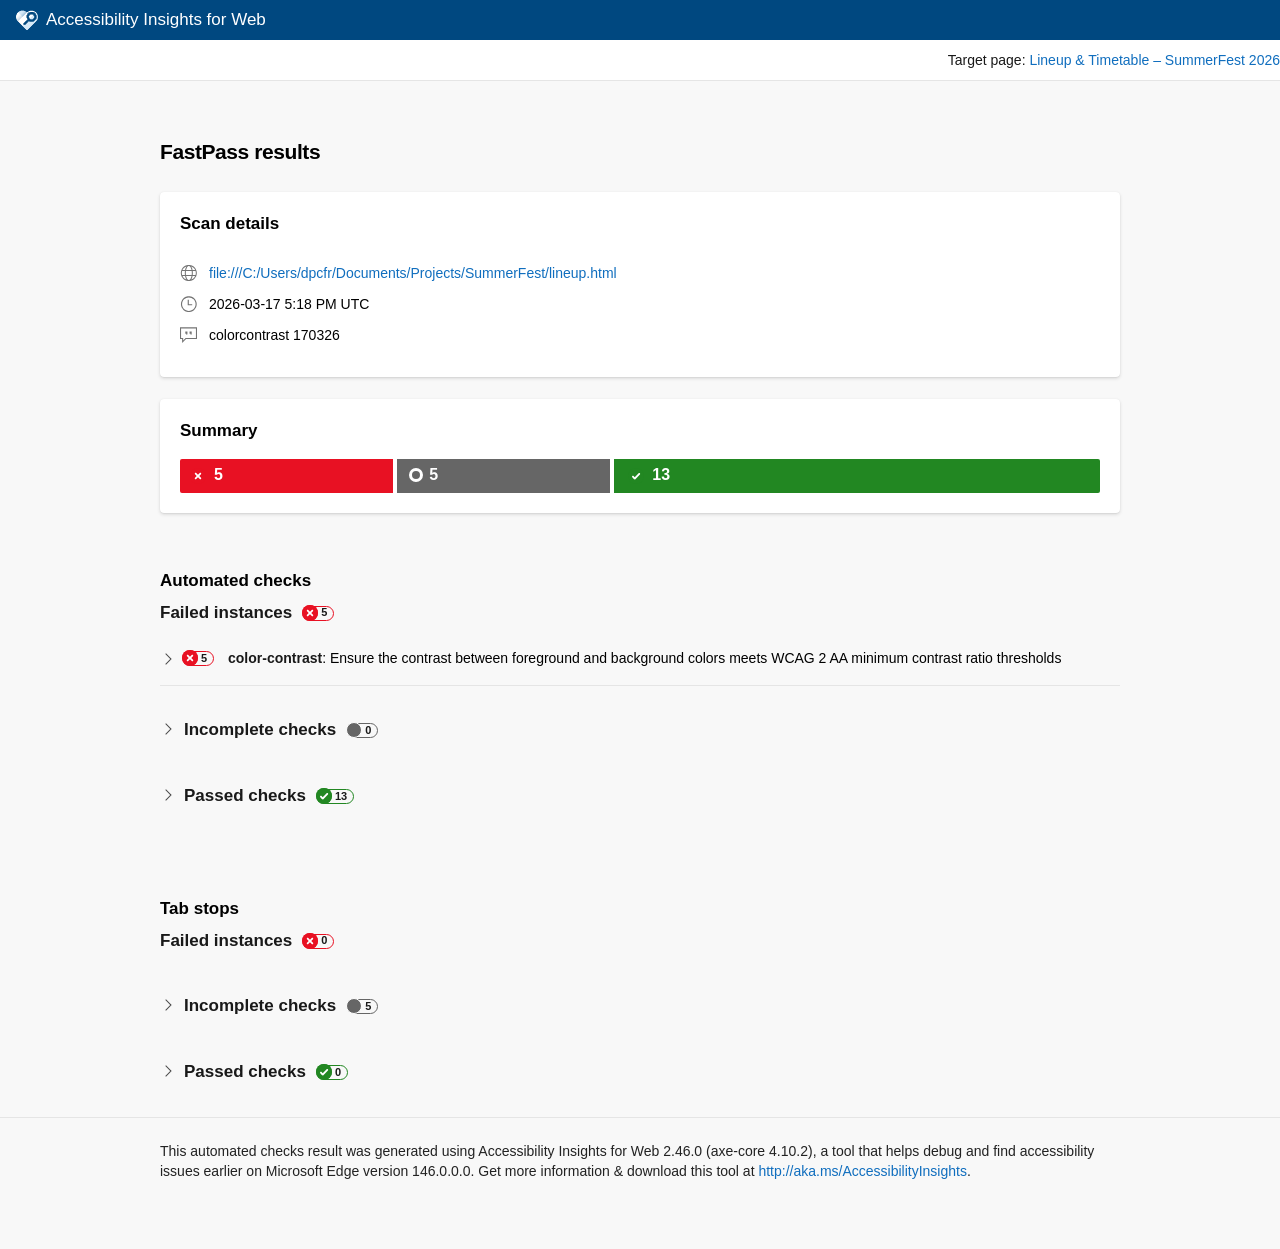
<file: Accessibility Reports/FastPass_xxx_LineupTimeTableSumme.html>
<!DOCTYPE html><html lang="en"><head><meta charSet="UTF-8"/><title>Accessibility Insights for Web FastPass results</title><style>:root {
  --black: #000;
  --light-black: #161616;
  --white: #fff;
  --brand-blue: #004880;
  --grey: #333;
  --ada-brand-color: var(--brand-blue);
  --primary-text: rgb(0 0 0 / 90%);
  --secondary-text: rgb(0 0 0 / 70%);
  --disabled-text: rgb(0 0 0 / 38%);
  --communication-primary: #106ebe;
  --communication-tint-40: #eff6fc;
  --communication-tint-30: #deecf9;
  --communication-tint-20: #c7e0f4;
  --communication-tint-10: #2b88d8;
  --communication-shade-20: #004578;
  --neutral-0: var(--white);
  --neutral-2: #f8f8f8;
  --neutral-3: #f6f6f6;
  --neutral-4: #f4f4f4;
  --neutral-6: #f2f2f2;
  --neutral-6-5: #f1f1f1;
  --neutral-8: #ebebeb;
  --neutral-10: #dedede;
  --neutral-20: #c8c8c8;
  --neutral-30: #a6a6a6;
  --neutral-55: #6e6e6e;
  --neutral-60: #666;
  --neutral-70: #3c3c3c;
  --neutral-80: var(--grey);
  --neutral-100: var(--black);
  --neutral-alpha-2: rgb(0 0 0 / 2%);
  --neutral-alpha-4: rgb(0 0 0 / 4%);
  --neutral-alpha-6: rgb(0 0 0 / 6%);
  --neutral-alpha-8: rgb(0 0 0 / 8%);
  --neutral-alpha-10: rgb(0 0 0 / 10%);
  --neutral-alpha-20: rgb(0 0 0 / 20%);
  --neutral-alpha-30: rgb(0 0 0 / 30%);
  --neutral-alpha-60: rgb(0 0 0 / 60%);
  --neutral-alpha-70: rgb(0 0 0 / 70%);
  --neutral-alpha-80: rgb(0 0 0 / 80%);
  --neutral-alpha-90: rgb(0 0 0 / 90%);
  --positive-outcome: #228722;
  --negative-outcome: #e81123;
  --neutral-outcome: var(--neutral-60);
  --box-shadow-108: rgb(0 0 0 / 10.8%);
  --box-shadow-132: rgb(0 0 0 / 13.2%);
  --box-shadow-27: rgb(0 0 0 / 27%);
  --screenshot-image-outline: #8b8b8b;
  --card-border: transparent;
  --card-footer-border: var(--neutral-10);
  --header-bar-title-color: var(--neutral-0);
  --help-links-section-background: var(--neutral-4);
  --help-links-section-border: var(--neutral-4);
  --index-circle-background: var(--communication-primary);
  --link-hover: var(--communication-shade-20);
  --link: var(--communication-primary);
  --menu-border: var(--neutral-3);
  --menu-item-background-active: var(--neutral-alpha-8);
  --menu-item-background-hover: var(--neutral-alpha-4);
  --left-nav-icon: var(--neutral-55);
  --pill-background: var(--neutral-alpha-8);
  --pill: var(--primary-text);
  --spinner-text: var(--communication-primary);
  --nav-link-hover: var(--neutral-alpha-8);
  --nav-link-selected: var(--communication-tint-20);
  --nav-link-expanded: var(--communication-tint-40);
  --insights-button-hover: #0179d4;
  --report-footer-text: #222;
  --landmark-contentinfo: #00a88c;
  --landmark-main: #cb2e6d;
  --landmark-complementary: #6b9d1a;
  --landmark-banner: #d08311;
  --landmark-region: #2560e0;
  --landmark-navigation: #9b38e6;
  --landmark-search: #d363d8;
  --landmark-form: #0298c7;
}
:root .high-contrast-theme {
  --ada-brand-color: var(--white);
  --secondary-text: var(--white);
  --primary-text: var(--white);
  --disabled-text: #c285ff;
  --communication-tint-40: #38a9ff;
  --communication-tint-30: var(--communication-tint-10);
  --neutral-0: var(--light-black);
  --neutral-2: var(--light-black);
  --neutral-3: var(--light-black);
  --neutral-4: var(--light-black);
  --neutral-6: var(--light-black);
  --neutral-6-5: var(--light-black);
  --neutral-8: var(--white);
  --neutral-10: var(--light-black);
  --neutral-20: var(--white);
  --neutral-30: var(--white);
  --neutral-55: var(--white);
  --neutral-60: var(--white);
  --neutral-70: var(--white);
  --neutral-80: var(--white);
  --neutral-100: var(--white);
  --neutral-alpha-8: var(--white);
  --neutral-alpha-90: var(--white);
  --positive-outcome: #4ac94a;
  --negative-outcome: #fc7ab1;
  --neutral-outcome: var(--neutral-0);
  --card-border: var(--white);
  --card-footer-border: var(--white);
  --header-bar-title-color: var(--brand-blue);
  --help-links-section-background: transparent;
  --help-links-section-border: var(--white);
  --index-circle-background: var(--communication-tint-40);
  --link-hover: #ff0;
  --link: #ff0;
  --menu-border: var(--grey);
  --menu-item-background-active: var(--communication-tint-40);
  --menu-item-background-hover: var(--grey);
  --left-nav-icon: var(--black);
  --pill-background: var(--white);
  --pill: var(--black);
  --screenshot-image-outline: var(--white);
  --spinner-text: var(--communication-tint-40);
  --nav-link-hover: #2a2a2a;
  --nav-link-selected: var(--communication-tint-40);
  --nav-link-expanded: transparent;
}

.ms-Fabric.is-focusVisible .ms-Nav-group .ms-nav-linkButton:focus::after {
  border: 1px solid var(--neutral-100);
}
@media screen and (forced-colors: active) {
  .ms-Fabric.is-focusVisible .ms-Nav-group .ms-nav-linkButton:focus::after {
    border: 1px dashed windowtext !important;
  }
}

button::after {
  content: "";
  position: absolute;
}

.ms-fontColor-neutralPrimary,
.ms-fontColor-neutralPrimary--hover:hover {
  color: var(--neutral-100) !important;
}

.ms-Fabric {
  color: var(--neutral-100);
}

.insights-link {
  color: var(--link) !important;
  text-decoration: none;
}
@media screen and (forced-colors: active) {
  .insights-link {
    forced-color-adjust: unset;
  }
}
.insights-link:hover {
  color: var(--link-hover) !important;
  text-decoration: underline;
}

.high-contrast-theme .insights-link:hover {
  text-decoration: underline;
}
.high-contrast-theme .is-selected .status-icon {
  color: var(--black) !important;
}

.insights-code {
  font-family: menlo, consolas, courier new, monospace;
}

.ms-Spinner .ms-Spinner-circle {
  border-top-color: var(--spinner-text);
}
.ms-Spinner .ms-Spinner-label {
  color: var(--spinner-text);
}

@media screen and (forced-colors: active) {
  .ms-ContextualMenu button:hover .ms-ContextualMenu-itemText,
  .ms-ContextualMenu button:hover .ms-ContextualMenu-linkText {
    color: highlight;
  }
}

.guidance-tags span {
  font-size: 12px;
  font-weight: normal;
  padding-top: 2px;
  padding-right: 12px;
  padding-bottom: 2px;
  padding-left: 12px;
  color: var(--pill);
  background-color: var(--pill-background);
  border-radius: 120px;
}

.hidden-highlight-button {
  opacity: 0;
  margin: 0;
  padding: 0;
  border: none;
}

.instance-details-card {
  border-radius: 4px;
  border: 1px solid var(--card-border);
  outline-style: "border-style";
  box-shadow: 0 0.6px 1.8px var(--box-shadow-108), 0 3.2px 7.2px var(--box-shadow-132);
  margin-bottom: 16px;
  width: -moz-available;
  width: -webkit-fill-available;
  width: stretch;
}

.instance-details-card-container.selected {
  outline: 5px solid var(--communication-tint-10);
}

.instance-details-card.selected {
  border: 1px solid transparent;
}

.instance-details-card.focused,
.instance-details-card:focus {
  outline: 2px solid var(--primary-text);
  outline-offset: 2px;
}

.instance-details-card.selected.focused,
.instance-details-card.selected:focus {
  outline-offset: 8px;
}

.instance-details-card.interactive {
  cursor: pointer;
}

.instance-details-card.interactive:hover {
  box-shadow: 0 8px 10px var(--box-shadow-108), 0 8px 10px var(--box-shadow-132);
}

.report-instance-table {
  background: var(--neutral-0);
  display: table;
  table-layout: fixed;
  width: -moz-available;
  width: -webkit-fill-available;
  width: stretch;
  border-radius: inherit;
  border-collapse: collapse;
  overflow-wrap: break-word;
  word-break: break-word;
}
.report-instance-table .row {
  display: flex;
  flex-wrap: wrap;
  padding-top: 2px;
  padding-bottom: 14px;
  padding-left: 0;
  padding-right: 20px;
  border-bottom: 0.5px solid var(--neutral-10);
}
.report-instance-table .row > * {
  margin-top: 12px;
  margin-bottom: 0;
  margin-left: 20px;
  margin-right: 0;
  padding: 0;
}
.report-instance-table .row:last-child {
  border-bottom: none;
}
.report-instance-table .row-label {
  flex-basis: 90px;
  flex-shrink: 1;
  flex-grow: 0;
  font-size: 14px;
  line-height: 20px;
  font-weight: 600;
  color: var(--primary-text);
  text-align: left;
}
.report-instance-table .row-content {
  flex-basis: 200px;
  flex-shrink: 1;
  flex-grow: 1;
  color: var(--secondary-text);
  font-size: 14px;
  line-height: 20px;
  align-items: flex-end;
  display: flex;
}

.outcome-summary-bar {
  display: flex;
  flex-grow: 0;
  flex-shrink: 0;
  flex-direction: row;
  flex-wrap: wrap;
  align-items: center;
  margin-top: 16px;
  margin-bottom: 0;
  line-height: 24px;
  font-size: 17px;
  font-weight: 600;
  white-space: pre-wrap;
}
.outcome-summary-bar .block,
.outcome-summary-bar .incomplete,
.outcome-summary-bar .inapplicable,
.outcome-summary-bar .unscannable,
.outcome-summary-bar .pass,
.outcome-summary-bar .fail {
  font-family: 'Segoe UI Web (West European)','Segoe UI','-apple-system',BlinkMacSystemFont,Roboto,'Helvetica Neue',Helvetica,Ubuntu,Arial,sans-serif,'Apple Color Emoji','Segoe UI Emoji','Segoe UI Symbol';
  line-height: 20px;
  font-size: 16px;
  color: var(--neutral-0);
  padding-top: 8px;
  padding-right: 8px;
  padding-bottom: 10px;
  padding-left: 10px;
  height: 16px;
  display: flex;
  align-items: center;
  margin-right: 4px;
}
.outcome-summary-bar .count {
  font-weight: 600;
}
.outcome-summary-bar .fail {
  background-color: var(--negative-outcome);
}
.outcome-summary-bar .fail .check-container {
  position: relative;
  width: 16px;
  height: 16px;
  display: inline-block;
  border-radius: 50%;
  border: 0 solid var(--neutral-0);
}
.outcome-summary-bar .fail .check-container svg circle {
  fill: var(--negative-outcome);
}
.outcome-summary-bar .fail .check-container {
  bottom: -1px;
  margin-right: 8px;
}
.outcome-summary-bar .pass {
  background-color: var(--positive-outcome);
}
.outcome-summary-bar .pass .check-container {
  position: relative;
  width: 16px;
  height: 16px;
  display: inline-block;
  border-radius: 50%;
  border: 0 solid var(--neutral-0);
}
.outcome-summary-bar .pass .check-container svg circle {
  fill: var(--positive-outcome);
}
.outcome-summary-bar .pass .check-container {
  bottom: -1px;
  margin-right: 8px;
  margin-left: 4px;
}
.outcome-summary-bar .inapplicable,
.outcome-summary-bar .unscannable {
  background-color: var(--neutral-outcome);
}
.outcome-summary-bar .inapplicable .check-container,
.outcome-summary-bar .unscannable .check-container {
  position: relative;
  width: 16px;
  height: 16px;
  display: inline-block;
  border-radius: 50%;
  border: 0 solid var(--neutral-0);
}
.outcome-summary-bar .inapplicable .check-container,
.outcome-summary-bar .unscannable .check-container {
  bottom: -1px;
  margin-right: 8px;
  margin-left: 4px;
}
.outcome-summary-bar .incomplete {
  background-color: var(--neutral-outcome);
  color: var(--white);
  border: 2px var(--neutral-60) solid;
  height: 12px;
}
.outcome-summary-bar .incomplete .check-container {
  position: relative;
  width: 8px;
  height: 8px;
  display: inline-block;
  border-radius: 50%;
  border: 3px solid var(--neutral-0);
}
.outcome-summary-bar .incomplete .check-container {
  margin-right: 6px;
  border-color: var(--white);
}
.outcome-summary-bar .summary-bar-left-edge {
  border-top-left-radius: 2px;
  border-bottom-left-radius: 2px;
}
.outcome-summary-bar .summary-bar-right-edge {
  border-top-right-radius: 2px;
  border-bottom-right-radius: 2px;
  margin-right: 0;
}
.outcome-summary-bar .label {
  font-weight: normal;
}

.screen-reader-only {
  position: absolute;
  left: -10000px;
  top: auto;
  height: 1px;
  overflow: hidden;
  clip-path: inset(100% 100% 100% 100%);
}

.check-container svg {
  width: 100%;
  height: 100%;
}

.outcome-chip {
  height: 16px;
  color: var(--primary-text);
  border-radius: 0 8px 8px 0;
  margin-right: 4px;
  margin-bottom: -3px;
  margin-left: 4px;
  display: inline-flex;
  align-items: center;
}
.outcome-chip .icon {
  border-radius: 50%;
  width: 16px;
  height: 16px;
}
.outcome-chip .count {
  font-family: 'Segoe UI Web (West European)','Segoe UI','-apple-system',BlinkMacSystemFont,Roboto,'Helvetica Neue',Helvetica,Ubuntu,Arial,sans-serif,'Apple Color Emoji','Segoe UI Emoji','Segoe UI Symbol';
  line-height: 13px;
  font-size: 11px;
  border-radius: 0 8px 8px 0;
  padding-right: 6px;
  padding-left: 10px;
  font-weight: 700;
  margin-left: -8px;
  height: 13px;
}
@media screen and (forced-colors: active) {
  .outcome-chip .count {
    forced-color-adjust: none;
    border-color: canvastext !important;
    color: canvastext;
  }
}
.outcome-chip.outcome-chip-pass .check-container {
  position: relative;
  width: 16px;
  height: 16px;
  display: inline-block;
  border-radius: 50%;
  border: 0 solid var(--neutral-0);
}
.outcome-chip.outcome-chip-pass .check-container svg circle {
  fill: var(--positive-outcome);
}
.outcome-chip.outcome-chip-pass .check-container {
  background-color: var(--positive-outcome);
}
.outcome-chip.outcome-chip-pass .count {
  background-color: transparent;
  border: 1.5px solid var(--positive-outcome);
  width: max-content;
}
.outcome-chip.outcome-chip-incomplete .check-container, .outcome-chip.outcome-chip-review .check-container {
  position: relative;
  width: 14px;
  height: 14px;
  display: inline-block;
  border-radius: 50%;
  border: 1px solid var(--neutral-0);
}
.outcome-chip.outcome-chip-incomplete .check-container, .outcome-chip.outcome-chip-review .check-container {
  background-color: var(--neutral-60);
}
.outcome-chip.outcome-chip-incomplete .count, .outcome-chip.outcome-chip-review .count {
  background-color: transparent;
  border: 1.5px solid var(--neutral-60);
  width: max-content;
}
.outcome-chip.outcome-chip-fail .check-container {
  position: relative;
  width: 16px;
  height: 16px;
  display: inline-block;
  border-radius: 50%;
  border: 0 solid var(--neutral-0);
}
.outcome-chip.outcome-chip-fail .check-container svg circle {
  fill: var(--negative-outcome);
}
.outcome-chip.outcome-chip-fail .check-container {
  background-color: var(--negative-outcome);
}
.outcome-chip.outcome-chip-fail .count {
  background-color: transparent;
  border: 1.5px solid var(--negative-outcome);
  width: max-content;
}
.outcome-chip.outcome-chip-inapplicable .check-container, .outcome-chip.outcome-chip-unscannable .check-container {
  position: relative;
  width: 16px;
  height: 16px;
  display: inline-block;
  border-radius: 50%;
  border: 0 solid var(--neutral-0);
}
.outcome-chip.outcome-chip-inapplicable .check-container, .outcome-chip.outcome-chip-unscannable .check-container {
  background-color: var(--neutral-outcome);
}
.outcome-chip.outcome-chip-inapplicable .count, .outcome-chip.outcome-chip-unscannable .count {
  background-color: transparent;
  border: 1.5px solid var(--neutral-outcome);
  width: max-content;
}

.outcome-icon-set .outcome-icon {
  margin-left: 4px;
  border-radius: 50%;
}
.outcome-icon-set .outcome-icon-pass .check-container {
  position: relative;
  width: 14px;
  height: 14px;
  display: inline-block;
  border-radius: 50%;
  border: 0 solid var(--neutral-0);
}
.outcome-icon-set .outcome-icon-pass .check-container svg circle {
  fill: var(--positive-outcome);
}
.outcome-icon-set .outcome-icon-incomplete .check-container {
  position: relative;
  width: 12px;
  height: 12px;
  display: inline-block;
  border-radius: 50%;
  border: 1px solid var(--neutral-0);
}
.outcome-icon-set .outcome-icon-incomplete .check-container {
  border-color: var(--neutral-60);
}
.outcome-icon-set .outcome-icon-fail .check-container {
  position: relative;
  width: 14px;
  height: 14px;
  display: inline-block;
  border-radius: 50%;
  border: 0 solid var(--neutral-0);
}
.outcome-icon-set .outcome-icon-fail .check-container svg circle {
  fill: var(--negative-outcome);
}

body {
  font-size: 14px;
  margin: auto;
  background-color: var(--neutral-2);
  color: black;
  font-family: 'Segoe UI Web (West European)','Segoe UI','-apple-system',BlinkMacSystemFont,Roboto,'Helvetica Neue',Helvetica,Ubuntu,Arial,sans-serif,'Apple Color Emoji','Segoe UI Emoji','Segoe UI Symbol';
}

.outer-container {
  box-shadow: 0 1px 0 rgba(0, 0, 0, 0.08);
}
.outer-container .content-container {
  max-width: 960px;
  margin-right: auto;
  margin-left: auto;
  margin-top: 24px;
}
.outer-container .content-container h2 {
  margin: 0;
  font-size: 17px;
  line-height: 24px;
}
@media only screen and (width <= 1000px) {
  .outer-container .content-container {
    margin-top: 24px;
    margin-right: 16px;
    margin-left: 16px;
  }
}

.scan-details-section {
  box-shadow: 0 0.3px 0.9px rgba(0, 0, 0, 0.108), 0 1.6px 3.6px rgba(0, 0, 0, 0.132);
  border-radius: 4px;
  background-color: var(--neutral-0);
  padding: 20px;
  margin-bottom: 22px;
}
.scan-details-section .details-section-list {
  list-style: none;
  font-size: 14px;
  line-height: 16px;
  padding-left: 0;
  display: flex;
  align-items: flex-start;
  justify-content: center;
  flex-direction: column;
}
.scan-details-section h3 {
  margin: 0;
  font-size: 17px;
  line-height: 24px;
}
.scan-details-section li {
  display: inline-block;
  padding-top: 12px;
}
.scan-details-section li .icon {
  padding-right: 12px;
  position: relative;
  top: 3px;
}
.scan-details-section .text {
  word-break: break-all;
}
.scan-details-section .description-text {
  white-space: pre-wrap;
}
.scan-details-section .screen-reader-only {
  position: absolute;
  left: -10000px;
  top: auto;
  height: 1px;
  overflow: hidden;
  clip-path: inset(100% 100% 100% 100%);
}

.report-footer-container {
  max-width: 960px;
  margin-right: auto;
  margin-left: auto;
  margin-bottom: 68px;
  margin-top: 24px;
}
.report-footer-container .report-footer {
  line-height: 20px;
  color: var(--report-footer-text);
}
@media only screen and (width <= 1000px) {
  .report-footer-container {
    margin-right: 16px;
    margin-left: 16px;
  }
}

.report-header-command-bar {
  height: 40px;
  width: 100%;
  display: flex;
  justify-content: end;
  min-height: fit-content;
  align-items: center;
  background-color: var(--neutral-0);
  box-shadow: 0 1px 0 rgba(0, 0, 0, 0.08);
}
.report-header-command-bar .target-page {
  white-space: nowrap;
  margin-left: 16px;
  display: flex;
  color: var(--primary-text);
  font-family: 'Segoe UI Web (West European)','Segoe UI','-apple-system',BlinkMacSystemFont,Roboto,'Helvetica Neue',Helvetica,Ubuntu,Arial,sans-serif,'Apple Color Emoji','Segoe UI Emoji','Segoe UI Symbol';
  font-size: 14px;
  line-height: 20px;
  font-weight: normal;
  min-width: 0;
}
.report-header-command-bar .target-page a {
  white-space: nowrap;
  overflow: hidden;
  text-overflow: ellipsis;
}

.report-congrats-message {
  word-break: break-word;
  overflow-wrap: break-word;
}

.report-congrats-head {
  font-size: 16px;
  font-weight: 600;
  color: var(--primary-text);
  padding-top: 10px;
  padding-right: 0;
  padding-bottom: 10px;
  padding-left: 0;
}

.report-congrats-info {
  font-size: 14px;
  color: var(--secondary-text);
  padding-top: 10px;
  padding-right: 0;
  padding-bottom: 10px;
  padding-left: 0;
}

.sleeping-ada {
  height: 100px;
}

.title-section {
  margin-top: 56px;
}
.title-section h1 {
  font-weight: 600;
  margin-bottom: 24px;
  font-size: 21px;
  line-height: 32px;
  letter-spacing: -0.02em;
}

.results-container {
  margin-top: 56px;
}
.results-container .title-container :is(h1, h2, h3, h4, h5, h6) {
  font-weight: unset;
  margin-block: 0;
  margin-inline: 0;
}

@media screen and (width <= 640px) {
  .outcome-past-tense {
    display: none;
  }
}
.collapsible-container .collapsible-control[aria-expanded=true]::before, .collapsible-container .collapsible-control[aria-expanded=false]::before {
  display: inline-block;
  border-right: 1px solid var(--secondary-text);
  border-bottom: 1px solid var(--secondary-text);
  min-width: 7px;
  width: 7px;
  height: 7px;
  content: "";
  transform-origin: 50% 50%;
  transition: transform 0.1s linear 0s;
}

.summary-section {
  box-shadow: 0 0.3px 0.9px rgba(0, 0, 0, 0.108), 0 1.6px 3.6px rgba(0, 0, 0, 0.132);
  border-radius: 4px;
  background-color: var(--neutral-0);
  padding: 20px;
  margin-bottom: 24px;
}

.result-section {
  padding-bottom: 24px;
}
.result-section .title-container .collapsible-control::before {
  position: relative;
  bottom: 2px;
  margin-right: 14px;
}
.result-section .collapsible-content {
  margin-left: 16px;
}

.collapsible-container .collapsible-control {
  font-family: "Segoe UI Web (West European)", "Segoe UI", -apple-system, BlinkMacSystemFont, Roboto, "Helvetica Neue", Helvetica, Ubuntu, Arial, sans-serif, "Apple Color Emoji", "Segoe UI Emoji", "Segoe UI Symbol";
  background-color: transparent;
  cursor: pointer;
  border: none;
  display: flex;
  align-items: baseline;
  width: 100%;
}
.collapsible-container .collapsible-control:hover {
  background-color: var(--neutral-alpha-4);
}
.collapsible-container:not(.collapsible-rule-details-group) .collapsible-control {
  padding-left: 2px;
  padding-right: 16px;
  position: relative;
}
.collapsible-container .collapsible-control[aria-expanded=false]::before {
  transform: rotate(-45deg);
}
.collapsible-container .collapsible-control[aria-expanded=true]::before {
  transform: rotate(45deg);
}
.collapsible-container .collapsible-content[aria-hidden=true] {
  display: none;
}

ul.instance-details-list {
  list-style-type: none;
  padding-inline-start: unset;
  margin-block-start: unset;
  margin-block-end: unset;
}
ul.instance-details-list li {
  margin-bottom: 16px;
}
ul.instance-details-list li:last-child {
  margin-bottom: unset;
}</style><style>.no-failure-view--X37Kx{font-size:15px;font-weight:400;padding:15px}.assessment-instance-label--gMLtF{width:24px;font-size:14px;height:24px;text-align:center;float:left;margin-right:8px;line-height:24px;color:var(--white)}.assessment-instance-label--gMLtF.radio{width:14px;height:14px;border-radius:50%;margin-top:6px}.assessment-instance-label--gMLtF.not-applicable{font-size:10px}.all-content--F4o2F{display:flex;flex-direction:row;vertical-align:center;font-size:14px;line-height:24px}.instance-header--UjKG9{color:var(--primary-text);white-space:pre}@media screen and (forced-colors: active){.instance-header--UjKG9{color:inherit}}.assessment-instance-textContent--qzfyY{overflow:hidden;white-space:normal;text-overflow:ellipsis;color:var(--secondary-text)}@media screen and (forced-colors: active){.assessment-instance-textContent--qzfyY{color:inherit}}.expand-collapse-all-button--3rBtD{display:flex;padding:unset;padding-right:27px;margin-left:-2px;margin-top:2px}.visual-helper-toggle--pqmC6{display:flex;align-items:center;word-wrap:break-word;margin:unset}.visual-helper-toggle--pqmC6 label{font-family:"Segoe UI Web (West European)",Segoe UI,-apple-system,BlinkMacSystemFont,Roboto,Helvetica Neue,Helvetica,Ubuntu,Arial,sans-serif,"Apple Color Emoji","Segoe UI Emoji",Segoe UI Symbol;font-weight:400;font-size:14px;line-height:20px;margin-right:8px}.cards-visualization-modifiers-container--JD-Mt{display:flex;flex-wrap:wrap}.heading-element-for-level--ifVX6{margin-block-start:unset;margin-block-end:unset}.failed-instances-container--3UUNb .collapsible-content{margin-left:24px}.outcome-chip-container--G5Dfr{min-width:50px}.hidden-highlight-button--vu3B3{opacity:0;margin:0;padding:0;border:none}.instance-details-card--owGQF{border-radius:4px;border:1px solid var(--card-border);outline-style:"border-style";box-shadow:0 .6px 1.8px var(--box-shadow-108),0 3.2px 7.2px var(--box-shadow-132);margin-bottom:16px;width:-moz-available;width:-webkit-fill-available;width:stretch}.instance-details-card-container--KLHTp.selected--wEA4l{outline:5px solid var(--communication-tint-10)}.instance-details-card--owGQF.selected--wEA4l{border:1px solid transparent}.instance-details-card--owGQF.focused--pvBWq,.instance-details-card--owGQF:focus{outline:2px solid var(--primary-text);outline-offset:2px}.instance-details-card--owGQF.selected--wEA4l.focused--pvBWq,.instance-details-card--owGQF.selected--wEA4l:focus{outline-offset:8px}.instance-details-card--owGQF.interactive--an0ab{cursor:pointer}.instance-details-card--owGQF.interactive--an0ab:hover{box-shadow:0 8px 10px var(--box-shadow-108),0 8px 10px var(--box-shadow-132)}.report-instance-table--3VoZX{background:var(--neutral-0);display:table;table-layout:fixed;width:-moz-available;width:-webkit-fill-available;width:stretch;border-radius:inherit;border-collapse:collapse;overflow-wrap:break-word;word-break:break-word}.report-instance-table--3VoZX .row---3i35{display:flex;flex-wrap:wrap;padding:2px 20px 14px 0;border-bottom:.5px solid var(--neutral-10)}.report-instance-table--3VoZX .row---3i35>*{margin:12px 0 0 20px;padding:0}.report-instance-table--3VoZX .row---3i35:last-child{border-bottom:none}.report-instance-table--3VoZX .row-label--FlVZl{flex-basis:90px;flex-shrink:1;flex-grow:0;font-size:14px;line-height:20px;font-weight:600;color:var(--primary-text);text-align:left}.report-instance-table--3VoZX .row-content--07KUh{flex-basis:200px;flex-shrink:1;flex-grow:1;color:var(--secondary-text);font-size:14px;line-height:20px;align-items:flex-end;display:flex}.toast-container--L-5HM{display:inline-block}.toast-content--8-Mx1{background:var(--neutral-70);border-radius:4px;color:var(--neutral-0);padding:14px 20px;width:316px;margin-left:-178px;left:50%;bottom:20px;z-index:1000;position:absolute}.kebab-menu-icon--EUIj-{flex-grow:1;padding:6px 9px!important}@media screen and (forced-colors: active){.kebab-menu-icon--EUIj-{color:buttontext!important}}.kebab-menu-icon--EUIj-:hover{border-style:solid!important;border-width:1px;padding:5px 8px!important}.kebab-menu-button--9Qt0a{margin-right:8px;width:32px;height:32px}.kebab-menu-button--9Qt0a:hover{background-color:var(--menu-item-background-hover)}.kebab-menu-button--9Qt0a.is-expanded{background-color:var(--menu-item-background-active)}@media screen and (forced-colors: active){.kebab-menu-button--9Qt0a.is-expanded .kebab-menu-icon--EUIj-,.kebab-menu-button--9Qt0a:hover .kebab-menu-icon--EUIj-{color:highlight}}.foot--p1DfC{display:flex;justify-content:space-between;align-items:center;background-color:var(--neutral-2);min-height:48px;padding-left:12px;border-top:.5px solid var(--card-footer-border);border-bottom-left-radius:inherit;border-bottom-right-radius:inherit}.foot--p1DfC .highlight-status--xJvvI{display:flex;justify-content:space-between;align-items:center;background:transparent}.foot--p1DfC .highlight-status--xJvvI svg{fill:var(--secondary-text)}@media screen and (forced-colors: active){.foot--p1DfC .highlight-status--xJvvI svg{fill:ButtonFace!important;stroke:ButtonText!important}}.foot--p1DfC .highlight-status--xJvvI label{color:var(--secondary-text);font-size:14px;overflow-wrap:break-word;word-break:break-word}ul.instance-details-list--YfkRy{list-style-type:none;padding-inline-start:unset;margin-block-start:unset;margin-block-end:unset}ul.instance-details-list--YfkRy>li{margin-bottom:16px}ul.instance-details-list--YfkRy>li:last-child{margin-bottom:unset}.rule-more-resources--uw9mc{display:flex;flex-direction:column;margin-bottom:16px;padding:14px 20px;background-color:var(--neutral-0);box-shadow:0 .3px .9px #0000001c,0 1.6px 3.6px #0002;border-radius:4px;border:1px solid var(--card-border);line-height:20px;overflow-wrap:break-word;word-break:break-word}.rule-more-resources--uw9mc .more-resources-title--jOuUL{font-weight:600}.rule-more-resources--uw9mc .rule-details-id--s-TpO{padding-top:12px;padding-bottom:12px}.rule-more-resources--uw9mc .rule-guidance--TIQgm>:not(span:first-of-type){margin-left:8px}.rule-details-group--Tb-LW .rule-detail{font-size:14px;padding:16px 8px;display:flex;align-items:baseline;text-align:left}.rule-details-group--Tb-LW .rule-detail .outcome-chip{vertical-align:middle;margin-bottom:2px}.rule-details-group--Tb-LW .rule-detail .rule-details-id{font-weight:600;color:var(--primary-text);word-break:break-all}.rule-details-group--Tb-LW .rule-detail .rule-details-id a{font-weight:600;color:var(--primary-text)!important}.rule-details-group--Tb-LW .rule-detail .rule-details-id strong{font-weight:600}.rule-details-group--Tb-LW .rule-detail .rule-detail-description{color:var(--secondary-text)!important;word-break:break-all}.collapsible-rule-details-group--V-HWh{box-shadow:0 1px #00000014}.collapsible-rule-details-group--V-HWh .rule-detail{box-shadow:unset}.collapsible-rule-details-group--V-HWh:not(.collapsed){box-shadow:unset}.result-section-title--RGFI5{display:flex;flex-wrap:nowrap;justify-content:flex-start;align-items:center;margin-top:8px;margin-bottom:8px}.result-section-title--RGFI5 .outcome-chip.outcome-chip-fail .count{line-height:11px}.result-section-title--RGFI5 .outcome-chip.outcome-chip-fail svg{margin-bottom:3px}.result-section-title--RGFI5 .title--WBYFE{font-weight:600;font-size:17px;line-height:24px;margin-right:6px;color:var(--primary-text)}.result-section-title--RGFI5 .heading--NdP4Q{font-weight:600;font-size:15px;line-height:20px;margin-right:6px;color:var(--primary-text)}.result-section-title--RGFI5 .outcome-chip-container--BT3j5{display:flex;height:16px}.result-section--HfO9s{padding-bottom:24px}.result-section--HfO9s .title-container--JzN4A .collapsible-control--e42Z7:before{position:relative;bottom:2px}.result-section--HfO9s>h2{margin:0;font-size:17px;line-height:24px}.issues-test-view--d0CNp{background-color:var(--neutral-2);height:100%}.message-bar-height-override--QmwHf{min-height:fit-content}.scanning-spinner--jeHG9{margin-top:50px}div.insights-dialog-main-override--ma4DA{width:75%;max-width:500px;user-select:text}@media screen and (width <= 500px){div.insights-dialog-main-override--ma4DA{min-width:240px;width:75%}}div.insights-dialog-main-override--ma4DA .dialog-body--cmWmz{font-size:16px}.issue-filing-dialog--F9jun .ms-Dialog-title{font-size:21px;line-height:32px;letter-spacing:-.02em;font-weight:600;padding-bottom:0}.issue-filing-dialog--F9jun .ms-Dialog-subText{font-weight:400;font-size:15px;color:var(--secondary-text)}.issue-filing-dialog--F9jun .textfield-description{color:var(--secondary-text);font-style:italic}.action-and-cancel-buttons-component--DF7bf{display:flex;justify-content:flex-end}.action-and-cancel-buttons-component--DF7bf .action-cancel-button-col--RMfN-+.action-cancel-button-col--RMfN-{margin-left:8px}.details-disabled-message--NGo5z{margin-top:5px;margin-bottom:5px;font-size:14px}.issues-table--0jawk{background-color:var(--neutral-2);width:calc(100% - 48px);display:flex;flex-direction:column;padding-top:24px;padding-right:24px;padding-left:24px}.issues-table--0jawk .issues-table-subtitle--SwQ6H{color:var(--secondary-text);max-width:570px;font-size:14px;margin-top:4px;margin-bottom:16px}.issues-table--0jawk .issues-table-content--SD1dX{height:100%;display:flex;flex-direction:column;min-height:0}.insights-command-button--T-hSI .command-bar-button-icon--nEHZq{line-height:16px}.insights-command-button--T-hSI:disabled{color:var(--disabled-text)}.insights-command-button--T-hSI:disabled .command-bar-button-icon--nEHZq{color:var(--disabled-text)}.insights-command-button--T-hSI:active:not(:disabled) .command-bar-button-icon--nEHZq{color:var(--primary-text)}@media screen and (forced-colors: active){.insights-command-button--T-hSI,.insights-command-button--T-hSI .command-bar-button-icon--nEHZq,.insights-command-button--T-hSI:hover .command-bar-button-icon--nEHZq{color:buttontext}}.inline-start-over-button--8yKbR{height:fit-content;padding:4px;margin-bottom:-4px;vertical-align:text-bottom;border-color:var(--secondary-text);background-color:var(--neutral-0)}.static-content-in-details-view--RtXb0{padding-top:24px;padding-right:24px;padding-left:24px;margin-bottom:auto;background-color:var(--neutral-2);height:100%}.static-content-in-details-view--RtXb0 ol{-webkit-padding-start:16px;padding-inline-start:16px}.static-content-in-details-view--RtXb0 ol li ul li{list-style-type:disc}.static-content-in-details-view--RtXb0 i{font-size:16px}.details-view-toggle--kKKiI{margin-bottom:0;margin-top:12px;height:40px;background-color:var(--neutral-4)}.details-view-toggle--kKKiI .ms-Toggle-label{float:left;margin:5px 8px;color:var(--neutral-100)}.details-view-toggle--kKKiI .ms-Toggle-innerContainer{margin:10px 0}.target-page-changed-subtitle--lbFxS{color:var(--secondary-text);max-width:570px;font-size:14px;margin-top:4px;margin-bottom:16px}.header-with-content-link--IJtjj{display:flex}.header-with-content-link--IJtjj h1{margin-right:8px}.header-with-content-link--IJtjj div{align-self:center}.high-contrast-theme .insights-tooltip--DwELH{outline-style:solid;outline-width:1px;outline-color:var(--white)}.insights-tooltip-host--MhYAf{display:inline-block;min-width:0}.insights-link---UKMy{display:flex}.insights-link---UKMy:hover,.insights-link---UKMy:active{text-decoration:none!important}span.collapsible-title--fMRHE{padding-left:.5vw}.collapsible--hRtW-{padding:0;cursor:pointer;width:100%;border:none;outline:none;line-height:.25px;display:flex;justify-content:flex-start;align-items:center}.collapsible--hRtW- h2{font-weight:300;font-size:17px}.collapsible-content--nz7H1{overflow:hidden;padding-left:calc(.5vw + 13px)}.tab-stops-test-view-container--uW09o{background-color:var(--neutral-2);height:100%}.tab-stops-test-view--PVoaa{padding-top:24px;padding-right:24px;padding-left:24px;margin-bottom:auto;background-color:var(--neutral-2)}.tab-stops-test-view--PVoaa i{font-size:16px}.tab-stops-test-view--PVoaa .tab-stops-test-view-header--IiOGa{margin-right:8px}.requirement-table-title--v1y2E{font-weight:600;font-size:17px;line-height:24px;margin-bottom:unset}.visual-helper-toggle--1ssaD{display:flex;align-items:center;word-wrap:break-word;margin:unset}.visual-helper-toggle--1ssaD label{font-family:"Segoe UI Web (West European)",Segoe UI,-apple-system,BlinkMacSystemFont,Roboto,Helvetica Neue,Helvetica,Ubuntu,Arial,sans-serif,"Apple Color Emoji","Segoe UI Emoji",Segoe UI Symbol;font-weight:400;font-size:14px;line-height:20px;margin-right:8px;font-weight:600}.requirement-how-to-test-header--myxoc{font-weight:600;font-size:17px;line-height:24px;padding-left:.5vw;display:block}.requirement-instructions-header--z7LRH{font-style:normal;font-weight:600;font-size:16px;line-height:20px;padding-left:.5vw;display:block}.requirement-instructions--IW7Iz{font-family:"Segoe UI Web (West European)",Segoe UI,-apple-system,BlinkMacSystemFont,Roboto,Helvetica Neue,Helvetica,Ubuntu,Arial,sans-serif,"Apple Color Emoji","Segoe UI Emoji",Segoe UI Symbol}.requirement-instructions--IW7Iz p,.requirement-instructions--IW7Iz ol,.requirement-instructions--IW7Iz li{margin-top:5px;margin-bottom:5px}.requirement-instructions--IW7Iz ol{-webkit-padding-start:16px;padding-inline-start:16px}.requirement-instructions--IW7Iz ol ol{list-style-type:lower-alpha}.requirement-instructions--IW7Iz ol ol ol{list-style-type:lower-roman}.generic-panel--xXyG-{color:var(--neutral-100)}.header-text--UvZ3Z{font-weight:600;font-size:21px;line-height:32px;letter-spacing:-.02em;color:var(--neutral-100);margin-bottom:20px}.failure-instance-panel--zQ5Wt .observed-failure-textfield--Rf8Co{padding-bottom:12px}.failure-instance-panel--zQ5Wt .header-text{font-size:21px}.failure-instance-snippet-empty-body--PUexR{margin-top:8px;margin-bottom:24px;color:var(--secondary-text)}.failure-instance-snippet-title--f2lSB{margin-top:24px;margin-bottom:8px;color:var(--primary-text)}.failure-instance-selector-note--u4Ug1{color:var(--secondary-text);margin-top:8px;margin-bottom:8px}.failure-instance-snippet-filled-body--9MFyu{margin-top:8px;margin-bottom:24px;padding:12px 16px;max-height:200px;color:var(--primary-text);background-color:var(--neutral-4);overflow-y:scroll;word-wrap:break-word}.failure-instance-snippet-error--twv1z{margin-top:9px;margin-bottom:50px;margin-left:9px;color:var(--secondary-text);display:flex;flex-direction:row}.failure-instance-snippet-error-icon--lxIV1{color:var(--negative-outcome);padding:3px 8px}.edit-button--hhwNy{font-size:16px!important;line-height:24px!important;color:var(--neutral-100)!important}.edit-button--hhwNy:hover,.edit-button--hhwNy:focus{color:linktext!important}@media screen and (forced-colors: active){.edit-button--hhwNy{color:inherit!important}}@media screen and (forced-colors: active) and (forced-colors: active){.edit-button--hhwNy{forced-color-adjust:unset}}@media screen and (forced-colors: active){.edit-button--hhwNy:hover,.edit-button--hhwNy:focus{color:initial!important}}.choice-group-container--5SzTv{display:flex}.secondary-controls-wrapper--pUCeO{margin-left:4px}@media screen and (forced-colors: active){.ms-DetailsRow .secondary-controls-wrapper--pUCeO button{color:buttontext;background-color:canvas}.ms-DetailsRow .secondary-controls-wrapper--pUCeO button:focus:after{content:"";position:absolute;inset:2px;border:1px solid transparent;outline:buttontext solid 2px;z-index:1}.ms-DetailsRow .secondary-controls-wrapper--pUCeO button:hover{color:highlight;background-color:canvas}}.radio-button-group--w7ZAq{column-gap:8px;display:flex;flex-direction:row;align-items:center;min-height:32px}.radio-button-option--xvPFh{margin-top:0}.radio-button-option--xvPFh .radio-button-option-field--Nk--O{min-width:20px}.radio-button-option--xvPFh .radio-button-option-pass--HpvMz.is-checked:before,.radio-button-option--xvPFh .radio-button-option-pass--HpvMz.is-checked:after{border-color:var(--positive-outcome)}.radio-button-option--xvPFh .radio-button-option-fail--9vbVp.is-checked:before,.radio-button-option--xvPFh .radio-button-option-fail--9vbVp.is-checked:after{border-color:var(--negative-outcome)}@media screen and (forced-colors: active){.ms-DetailsRow .radio-button-option--xvPFh .radio-button-option-field--Nk--O:before{background-color:canvas;border-color:buttontext}.radio-button-option--xvPFh .radio-button-option-field--Nk--O.is-checked:before,.radio-button-option--xvPFh .radio-button-option-field--Nk--O.is-checked:after,.radio-button-option--xvPFh .radio-button-option-field--Nk--O:hover:before,.radio-button-option--xvPFh .radio-button-option-field--Nk--O:hover:after{forced-color-adjust:none;border-color:highlight!important}.radio-button-option--xvPFh .radio-button-option-field--Nk--O.is-checked:before,.radio-button-option--xvPFh .radio-button-option-field--Nk--O:hover:before{background-color:highlighttext}.radio-button-option--xvPFh .radio-button-option-field--Nk--O.is-checked:after,.radio-button-option--xvPFh .radio-button-option-field--Nk--O:hover:after{background-color:highlight}}.requirement-column--4Ii53{font-size:14px;color:var(--primary-text);white-space:normal}@media screen and (forced-colors: active){.requirement-column--4Ii53{color:inherit}}.pass-fail-column-cell--O-JFD{display:flex;align-items:center;min-height:47px}.requirement-name--Gl1fk{font-weight:600}.requirement-table--cJAxX>div[role=grid]{padding-bottom:20px}.tab-stops-failure-instance-section--PhQjL{padding-bottom:24px}.tab-stops-failure-instance-section--PhQjL .title-container--bvoQk .collapsible-control--UVHg4:before{position:relative;bottom:2px}.tab-stops-failure-instance-section--PhQjL>h2{margin:0;font-size:17px;line-height:24px}.change-assessment-dialog-modal--wvGCI .ms-Overlay{background-color:var(--neutral-alpha-60)}.change-assessment-dialog--6rXKH{border-radius:6px;box-shadow:0 0 10px 0 var(--neutral-alpha-60)}.change-assessment-dialog--6rXKH .ms-Dialog-title{font-weight:600}.change-assessment-dialog--6rXKH .change-assessment-dialog-button-container--akgQr{display:flex;flex-wrap:wrap;justify-content:flex-end}.change-assessment-dialog--6rXKH .change-assessment-dialog-button-container--akgQr .action-cancel-button-col---ILlC{text-align:right;padding-left:0;margin-top:4px}.change-assessment-dialog--6rXKH .change-assessment-dialog-button-container--akgQr .action-cancel-button-col---ILlC+.action-cancel-button-col---ILlC{margin-left:8px}.change-assessment-dialog--6rXKH .change-assessment-dialog-button-container--akgQr button{padding:0;height:32px}.change-assessment-dialog--6rXKH .change-assessment-dialog-button-container--akgQr .continue-button--Iui0u button{width:140px}.restart-button--1-9nA button{width:85px}.getting-started-view--7gL6C{margin-right:18px;margin-left:18px;padding-left:6px;padding-top:1vh;padding-bottom:1vh;display:flex;flex-direction:column;height:100%;justify-content:space-between}.getting-started-header--JP1v7{font-weight:600;font-size:21px;line-height:32px;letter-spacing:-.02em;padding-top:8px}.getting-started-header--JP1v7 i{font-size:16px}.getting-started-header-title--HzdQh{margin-right:8px}.getting-started-title--NaMyN{font-weight:600;font-size:17px;line-height:24px}.next-requirement-button--o-C01{align-self:flex-end}.requirement-view--VJpPz{margin-right:18px;margin-left:18px;padding-left:6px;padding-top:1vh;display:flex;flex-direction:column;height:100%;justify-content:space-between}.requirement-view--VJpPz .next-requirement-button-container--hiHnU{display:flex;flex-direction:column;align-self:flex-end}.requirement-view--VJpPz .next-requirement-button--MB2Mv{align-self:flex-end;margin-bottom:1vh;margin-top:1vh}.requirement-view--VJpPz .requirement-content--6UOi3{padding-left:32px}@media screen and (width >= 1200px){.requirement-view--VJpPz .requirement-content--6UOi3{display:grid;grid-template-columns:1fr 308px}}.requirement-view--VJpPz .requirement-content--6UOi3 .main-content--z1Mtq{margin-top:10px;width:90%;margin-right:32px}.requirement-view--VJpPz .requirement-content--6UOi3 .main-content--z1Mtq h3{font-weight:600;font-size:17px}.requirement-view--VJpPz .requirement-context-box--rueqd{width:308px;height:fit-content;margin-right:32px}@media screen and (width <= 1200px){.requirement-view--VJpPz .requirement-context-box--rueqd{width:100%;padding-top:0;margin-bottom:40px;margin-top:24px}}.details-view-spinner{width:100%}.visual-helper{display:flex;padding-top:1.5vh;flex-wrap:wrap}.visual-helper .visual-helper-text{padding-right:.9vh;font-family:"Segoe UI Web (West European)",Segoe UI,-apple-system,BlinkMacSystemFont,Roboto,Helvetica Neue,Helvetica,Ubuntu,Arial,sans-serif,"Apple Color Emoji","Segoe UI Emoji",Segoe UI Symbol;font-size:14px;line-height:20px}.no-matching-elements{font-weight:700}.left-nav-link-container--PKncK{margin-left:10px;color:var(--primary-text);display:flex;flex-wrap:nowrap;justify-content:flex-start;min-height:44px;align-items:center}.is-selected .left-nav-link-container--PKncK{color:var(--light-black)}.left-nav-link-container--PKncK .link-icon--l1jgX{font-size:24px}.index-circle--UxApC{display:inline-block;border-radius:50%;border:1px solid var(--neutral-20);width:1.5em;line-height:1.5em;padding:.07em;margin-top:.23em;color:var(--secondary-text);background:var(--neutral-0);text-align:center}li .is-expanded .index-circle--UxApC,.ms-Nav-compositeLink.is-selected .index-circle--UxApC{color:var(--neutral-0);background:var(--index-circle-background);border-color:var(--neutral-0)}.requirement-status-icon--5eCA-{font-size:20px}.test-name--T6ba5{padding-left:20px;display:inline-block;white-space:pre-wrap;line-height:20px}.requirement-detail--A9HmV{font-size:14px;padding:16px 8px;display:flex;align-items:baseline;text-align:left}.requirement-detail--A9HmV strong{font-weight:600}.requirement-detail--A9HmV .outcome-chip{vertical-align:middle;margin-bottom:2px}.requirement-detail-description--LIhWd{font-family:"Segoe UI Web (West European)",Segoe UI,-apple-system,BlinkMacSystemFont,Roboto,Helvetica Neue,Helvetica,Ubuntu,Arial,sans-serif,"Apple Color Emoji","Segoe UI Emoji",Segoe UI Symbol;font-weight:400;font-size:14px;line-height:20px;word-break:break-all}.requirement-details-id--tFytl{font-weight:600;color:var(--primary-text);word-break:break-all}.requirement-details-id--tFytl a{font-weight:600;color:var(--primary-text)}.edit-button--ssAtN{margin-left:4px;margin-right:10px;padding-left:3px;padding-right:3px;font-size:16px!important;line-height:24px!important;color:var(--neutral-100)!important}.edit-button--ssAtN:hover,.edit-button--ssAtN:focus{color:linktext!important}@media screen and (forced-colors: active){.edit-button--ssAtN{color:inherit!important}}@media screen and (forced-colors: active) and (forced-colors: active){.edit-button--ssAtN{forced-color-adjust:unset}}@media screen and (forced-colors: active){.edit-button--ssAtN:hover,.edit-button--ssAtN:focus{color:initial!important}}.remove-button--7aB3w{font-size:16px;line-height:24px;color:var(--negative-outcome)!important}.remove-button--7aB3w:hover,.remove-button--7aB3w:focus{color:linktext!important}@media screen and (forced-colors: active){.remove-button--7aB3w{color:inherit!important}}@media screen and (forced-colors: active) and (forced-colors: active){.remove-button--7aB3w{forced-color-adjust:unset}}@media screen and (forced-colors: active){.remove-button--7aB3w:hover,.remove-button--7aB3w:focus{color:initial!important}}.collapsible-requirement-details-group--A40l5{box-shadow:0 1px #00000014}.collapsible-requirement-details-group--A40l5 .no-instances--hnZaA{font-style:italic;padding-left:20px}.collapsible-requirement-details-group--A40l5:not(.collapsed){box-shadow:unset}.instance-list--hveoz th{color:var(--primary-text);padding-top:14px;padding-bottom:14px;padding-left:20px}.header-bar--11Oyo{display:flex;flex-wrap:nowrap;justify-content:flex-start;align-items:center;align-content:stretch;background-color:var(--ada-brand-color);min-height:40px;width:100%}.header-bar--11Oyo .header-icon{margin-left:16px;height:22px;width:22px;flex-shrink:0}.header-bar--11Oyo .header-title--uc-c9{margin-right:32px;margin-left:8px;color:var(--header-bar-title-color);font-size:16px;font-family:"Segoe UI Web (West European)",Segoe UI,-apple-system,BlinkMacSystemFont,Roboto,Helvetica Neue,Helvetica,Ubuntu,Arial,sans-serif,"Apple Color Emoji","Segoe UI Emoji",Segoe UI Symbol;white-space:nowrap;overflow:hidden;text-overflow:ellipsis}.header-bar--11Oyo .spacer--TSsDE{flex:1 1 auto}.header-bar--11Oyo .far-items--PJa8J{display:flex;justify-content:flex-end;align-items:center;margin-right:12px}.header-bar--11Oyo .far-items--PJa8J button,.header-bar--11Oyo .far-items--PJa8J button:focus,.header-bar--11Oyo .far-items--PJa8J button:hover,.header-bar--11Oyo .far-items--PJa8J button:active,.header-bar--11Oyo .far-items--PJa8J button:hover:active{background-color:unset}.header-bar--11Oyo .far-items--PJa8J i{font-size:20px;color:var(--neutral-0)}.no-content-available--AkB77{margin-left:24px;margin-right:24px}.assessment-report-summary--grvEl{margin-bottom:40px;display:flex;flex-direction:column;width:100%}.assessment-report-summary--grvEl>h2{font-family:"Segoe UI Web (West European)",Segoe UI,-apple-system,BlinkMacSystemFont,Roboto,Helvetica Neue,Helvetica,Ubuntu,Arial,sans-serif,"Apple Color Emoji","Segoe UI Emoji",Segoe UI Symbol;font-size:21px;line-height:32px;font-weight:600;letter-spacing:-.02em;color:var(--primary-text);margin:0}.assessment-report-summary--grvEl .test-details-text--47PEJ{font-weight:600;font-size:17px;line-height:24px;color:var(--primary-text);font-family:"Segoe UI Web (West European)",Segoe UI,-apple-system,BlinkMacSystemFont,Roboto,Helvetica Neue,Helvetica,Ubuntu,Arial,sans-serif,"Apple Color Emoji","Segoe UI Emoji",Segoe UI Symbol;margin-top:16px;margin-bottom:21px}.assessment-summary-details--arc8Q{display:flex}.assessment-summary-details--arc8Q .assessment-summary-details-body--qsVeE{column-count:2;column-gap:4%;display:block;width:100%;align-items:start}@media screen and (width <= 900px){.assessment-summary-details--arc8Q .assessment-summary-details-body--qsVeE{column-count:1}}.assessment-summary-details--arc8Q .assessment-summary-details-body--qsVeE .assessment-summary-details-row--oLVSA{display:inline-block;width:100%}.assessment-summary-details--arc8Q .assessment-summary-details-body--qsVeE .assessment-summary-details-row--oLVSA .test-summary--8yOic{display:flex;width:98%;padding:12px 10px;justify-content:space-between;border-bottom:var(--neutral-alpha-8) solid 1px}.assessment-summary-details--arc8Q .assessment-summary-details-body--qsVeE .assessment-summary-details-row--oLVSA .test-summary-status--8hl4z{display:flex;align-items:center;white-space:nowrap}.assessment-summary-details--arc8Q .assessment-summary-details-body--qsVeE .assessment-summary-details-row--oLVSA .test-summary-display-name--f1XR-{font-size:14px;line-height:20px;white-space:nowrap;font-weight:600}.report-header-bar--SDV11{display:flex;justify-content:flex-start;align-items:center;flex-wrap:nowrap;background-color:var(--ada-brand-color);height:40px;width:100%}.report-header-bar--SDV11 .header-icon{flex-shrink:0;margin-left:16px;height:22px;width:22px}.report-header-bar--SDV11 .header-text--EdTxw{margin-left:8px;color:var(--header-bar-title-color);flex-shrink:1;white-space:nowrap;overflow:hidden;text-overflow:ellipsis;font-family:"Segoe UI Web (West European)",Segoe UI,-apple-system,BlinkMacSystemFont,Roboto,Helvetica Neue,Helvetica,Ubuntu,Arial,sans-serif,"Apple Color Emoji","Segoe UI Emoji",Segoe UI Symbol;font-weight:400;font-size:17px;line-height:24px}.report-header-command-bar--NJWdl{height:40px;width:100%;display:flex;justify-content:end;min-height:fit-content;align-items:center;background-color:var(--neutral-0);box-shadow:0 1px #00000014}.report-header-command-bar--NJWdl .target-page--hjh44{white-space:nowrap;margin-left:16px;display:flex;color:var(--primary-text);font-family:"Segoe UI Web (West European)",Segoe UI,-apple-system,BlinkMacSystemFont,Roboto,Helvetica Neue,Helvetica,Ubuntu,Arial,sans-serif,"Apple Color Emoji","Segoe UI Emoji",Segoe UI Symbol;font-size:14px;line-height:20px;font-weight:400;min-width:0}.report-header-command-bar--NJWdl .target-page--hjh44 a{white-space:nowrap;overflow:hidden;text-overflow:ellipsis}.collapsible-container--QD-3d .collapsible-control--Q0Wlq[aria-expanded=true]:before,.collapsible-container--QD-3d .collapsible-control--Q0Wlq[aria-expanded=false]:before{display:inline-block;border-right:1px solid var(--secondary-text);border-bottom:1px solid var(--secondary-text);min-width:7px;width:7px;height:7px;content:"";transform-origin:50% 50%;transition:transform .1s linear 0s}.collapsible-container--QD-3d .collapsible-control--Q0Wlq{font-family:"Segoe UI Web (West European)",Segoe UI,-apple-system,BlinkMacSystemFont,Roboto,Helvetica Neue,Helvetica,Ubuntu,Arial,sans-serif,"Apple Color Emoji","Segoe UI Emoji",Segoe UI Symbol;background-color:transparent;cursor:pointer;border:none;display:flex;align-items:baseline;width:100%;height:fit-content}.collapsible-container--QD-3d .collapsible-control--Q0Wlq:hover{background-color:var(--neutral-alpha-4);color:var(--primary-text)}.collapsible-container--QD-3d .collapsible-control--Q0Wlq[aria-expanded=false]:before{transform:rotate(-45deg)}.collapsible-container--QD-3d .collapsible-control--Q0Wlq[aria-expanded=true]:before{transform:rotate(45deg)}.collapsible-container--QD-3d .collapsible-container-content--qeM4P{margin-left:24px}.collapsible-container--QD-3d .collapsible-container-content--qeM4P[aria-hidden=true]{display:none}.collapsible-title--wdkYZ{padding-left:.5vw}.fix-instruction-color-box--DQpQE{width:14px;height:14px;display:inline-block;vertical-align:-5%;margin-right:2px;margin-left:2px;border:1px solid var(--light-black)}@media screen and (forced-colors: active){.fix-instruction-color-box--DQpQE{forced-color-adjust:none}}.screen-reader-only--6LUiO{position:absolute;left:-10000px;top:auto;height:1px;overflow:hidden;clip-path:inset(100% 100% 100% 100%)}.path-list--MxxKM{padding-left:16px;list-style-type:disc}.multi-line-text-yes-bullet--TXyX-{padding-left:16px}.multi-line-text-yes-bullet--TXyX- li{list-style-type:disc;margin-bottom:4px}.multi-line-text-no-bullet--AUXXt{padding-left:0;list-style:none}.multi-line-text-no-bullet--AUXXt li:not(:last-child){margin-bottom:4px}.combination-lists--boK5y{flex-direction:column;display:flex}.urls-row-content--JDdRx{padding-left:16px}.urls-row-content--JDdRx li{list-style-type:disc;margin-bottom:4px}.urls-row-content-new-Failure--oL5lS{color:var(--negative-outcome);font-weight:700}.how-to-fix-content--Zz96u{margin-bottom:16px}.how-to-fix-content--Zz96u ul{padding-left:16px}.how-to-fix-content--Zz96u ul li{list-style-type:disc;margin-bottom:4px}.snippet--hSNfv{font-family:menlo,consolas,courier new,monospace;white-space:normal}.generic-toggle-component--QDn1m{margin-bottom:4vh}.generic-toggle-component--QDn1m .toggle-container--N5sJJ{display:flex;justify-content:space-between;margin-bottom:1vh}.generic-toggle-component--QDn1m .toggle-container--N5sJJ .toggle-name--Q9yh2{font-weight:600;font-size:17px;line-height:24px}.generic-toggle-component--QDn1m .toggle-container--N5sJJ .toggle--983Do{margin-left:12px;margin-top:3px;margin-bottom:unset}.generic-toggle-component--QDn1m .toggle-description--ieTgg{color:var(--primary-text)}.overview-heading-content--eGCNq{color:var(--secondary-text);font-weight:400;line-height:20px;font-size:15px}.overview-heading--hhrss{margin-bottom:40px}.overview-heading--hhrss h1{font-weight:700!important;line-height:40px;font-size:28px!important;letter-spacing:-.04em;color:var(--primary-text)!important;padding-bottom:16px;padding-top:24px}.overview-help-section---P--0{width:308px;height:168px;padding-top:24px;margin-right:32px}@media screen and (width <= 1200px){.overview-help-section---P--0{padding-top:0;margin-bottom:40px}}.overview--3Z80y{display:flex;flex-direction:row;flex-wrap:wrap;padding-left:32px}.overview--3Z80y .overview-text-summary-section--Hbc5v{display:flex;flex-direction:column;flex:1 1 50%;align-items:flex-start;width:90%;margin-right:32px}.help-link--ycqMv{padding-top:5px;padding-bottom:5px;font-family:"Segoe UI Web (West European)",Segoe UI,-apple-system,BlinkMacSystemFont,Roboto,Helvetica Neue,Helvetica,Ubuntu,Arial,sans-serif,"Apple Color Emoji","Segoe UI Emoji",Segoe UI Symbol;line-height:20px;font-size:14px;color:var(--communication-primary)}.overview-help-container--CIf5X{padding-top:20px;padding-left:24px;padding-bottom:24px;border-radius:4px;background-color:var(--help-links-section-background);border:1px solid var(--help-links-section-border);box-sizing:border-box}.help-heading--SkWwv{font-weight:600;font-size:17px;padding:0;margin-block-end:1em;margin-inline-start:0;margin-inline-end:0}.left-nav-hamburger-button---jYWo{margin-left:11px}.high-contrast-theme--gB86W .left-nav-hamburger-button---jYWo{color:var(--neutral-alpha-90)}.ms-Button.left-nav-hamburger-button---jYWo:focus:after{border:1px var(--neutral-0) solid}.command-bar-buttons-menu-button--jiAf3{font-size:16px}.command-bar-buttons-submenu--TunVw{min-width:fit-content}.command-bar-buttons-submenu--TunVw button{height:36px}.command-bar-buttons-menu--UEARX{height:40px}.details-view-command-buttons--BkYsp{display:flex;margin-right:16px;white-space:nowrap}.details-view-command-bar--3BkZm{height:40px;width:100%;display:flex;justify-content:space-between;min-height:fit-content;align-items:center;background-color:var(--neutral-0);font-size:14px;font-weight:400;border-bottom:1px solid var(--neutral-alpha-8)}.details-view-command-bar--3BkZm .details-view-target-page--CqPLT{margin-left:12px;padding:8px;display:inherit;white-space:nowrap;overflow:hidden;text-overflow:ellipsis;color:var(--primary-text);flex:1 1 auto}.target-page-title--DBzsa{width:100%;text-overflow:ellipsis;display:inline-block;overflow:hidden}.target-page-link--2MENu{width:100%}.invalid-load-assessment-dialog--MWP29 button{width:140px}.load-button--f6OXK button{width:140px}.details-view-test-nav-area--JYw22{box-sizing:border-box;overflow-x:hidden}@media screen and (forced-colors: active){.details-view-test-nav-area--JYw22 a:focus{border:3px highlighttext solid}}.details-view-test-nav-area--JYw22 li .is-selected{background-color:var(--nav-link-selected)}.details-view-test-nav-area--JYw22 li .is-selected a,.details-view-test-nav-area--JYw22 li .is-selected button{background-color:var(--nav-link-selected)!important}.details-view-test-nav-area--JYw22 li .is-expanded,.details-view-test-nav-area--JYw22 li .is-expanded+ul{background-color:var(--nav-link-expanded)}.details-view-test-nav-area--JYw22 li .ms-Nav-compositeLink:hover a,.details-view-test-nav-area--JYw22 li .ms-Nav-compositeLink:hover button{background-color:var(--nav-link-hover)}a.nav-link-button--F41J7:hover,a.nav-link-button--F41J7:active,a.nav-link-button--F41J7:focus,a.nav-link-button--F41J7:active:hover,button.nav-link-button--F41J7:hover,button.nav-link-button--F41J7:active,button.nav-link-button--F41J7:focus,button.nav-link-button--F41J7:active:hover{text-decoration:none}@media screen and (forced-colors: active){a.nav-link-button--F41J7,button.nav-link-button--F41J7{forced-color-adjust:unset}}.export-dialog--5ThRt{max-width:640px;width:75%;min-width:240px!important;user-select:text}.requirement-context-container--Dc5-8{padding:20px 24px 24px;border-radius:4px;background-color:var(--help-links-section-background);border:1px solid var(--help-links-section-border);box-sizing:border-box}.requirement-context-container--Dc5-8 p{margin-block-end:2em}.context-heading--5sSk4{font-weight:600;font-size:17px;padding:0;margin-block-end:1em;margin-inline-start:0;margin-inline-end:0}.context-links--sotZo>*{font-family:"Segoe UI Web (West European)",Segoe UI,-apple-system,BlinkMacSystemFont,Roboto,Helvetica Neue,Helvetica,Ubuntu,Arial,sans-serif,"Apple Color Emoji","Segoe UI Emoji",Segoe UI Symbol;font-size:14px}.context-links--sotZo>*.ms-Button{padding:0 0 5px;margin:0;height:max-content;border:none}.context-links--sotZo>* .ms-Button-label{margin-left:0;margin-right:0;line-height:20px;color:var(--link)}.context-links--sotZo>* .ms-Button-label:hover{color:var(--link-hover)}@media screen and (forced-colors: active){.context-links--sotZo>* .ms-Button-label{color:linktext}.context-links--sotZo>* .ms-Button-label:hover{color:linktext}}.requirement-view-title--KCjY-{font-weight:600;font-size:21px;line-height:32px;letter-spacing:-.02em;color:var(--primary-text);display:flex;align-items:center}.start-over-menu-item---gz1Z .start-over-menu-item-icon--4qfx3{line-height:16px}.start-over-menu-item---gz1Z button:disabled,.start-over-menu-item---gz1Z button[aria-disabled=true]{color:var(--disabled-text)}.start-over-menu-item---gz1Z button:disabled .start-over-menu-item-icon--4qfx3,.start-over-menu-item---gz1Z button[aria-disabled=true] .start-over-menu-item-icon--4qfx3{color:var(--disabled-text)}.start-over-menu-item---gz1Z button:active .start-over-menu-item-icon--4qfx3{color:var(--primary-text)}.start-over-menu-item---gz1Z button:hover{background-color:var(--neutral-0);color:var(--insights-button-hover)}.start-over-menu-item---gz1Z button:hover .start-over-menu-item-icon--4qfx3{color:var(--insights-button-hover)}.no-preview-feature-message--nT2zt{font-family:"Segoe UI Web (West European)",Segoe UI,-apple-system,BlinkMacSystemFont,Roboto,Helvetica Neue,Helvetica,Ubuntu,Arial,sans-serif,"Apple Color Emoji","Segoe UI Emoji",Segoe UI Symbol;font-weight:400;font-size:14px;line-height:20px}.preview-feature-toggle-list--m7--q{margin-top:2vh}.selector-input-list--zAxwM .selector-input-title--srWsD{margin-top:.5vh;margin-bottom:.5vh}.selector-input-list--zAxwM .selector-list--MRjbp{border:solid 1px var(--neutral-30);margin-top:1vh;margin-bottom:3vh;height:15%;overflow:auto}.selector-input-list--zAxwM .selector-list--MRjbp .ms-List-cell:last-child{border-bottom:solid var(--neutral-20) 1px}.selector-input-list--zAxwM .selector-list--MRjbp .ms-List-cell+.ms-List-cell{border-top:solid var(--neutral-20) 1px}.selector-input-list--zAxwM .selector-list--MRjbp .delete-selector-button--gSHsr{background:var(--neutral-0);padding-right:0;margin:1px}.selector-input-list--zAxwM .selector-list--MRjbp .delete-selector-button--gSHsr .delete-selector-icon--Zjvzu{color:var(--neutral-30)}.selector-input-list--zAxwM .selector-input-field--UrmHU{width:55%}.selector-input-list--zAxwM .textbox-add-selector-button--VOrm2{width:35%}.selector-input-list--zAxwM .add-selector-buttons--cGkHU{width:40%}.selector-input-list--zAxwM .add-selector-buttons--cGkHU .textbox-add-selector-button--VOrm2{width:80%}.selector-input-item-cell--X-HsU{padding-left:1vh}.selector-input-item-cell--X-HsU .selector-input-item-content--y-UDn,.selector-input-add--SNQo1{display:flex;justify-content:space-between;align-items:center}.scoping-description--5-Iaf{padding-bottom:1vh}.settings-panel--OvJWQ h3{font-weight:600;font-size:17px;line-height:24px;margin-block-end:8px}.settings-panel--OvJWQ .issue-setting--UJiQr .ms-Label{color:var(--neutral-100);padding-top:8px;padding-bottom:8px}.settings-panel--OvJWQ .issue-setting--UJiQr .ms-TextField-field{color:var(--neutral-100)}.settings-panel--OvJWQ .textfield-description{color:var(--secondary-text);font-style:italic}.ms-Button.gear-menu-button--LXZii:focus:after{border:1px var(--neutral-0) solid}.high-contrast-theme .gear-menu-button--LXZii{color:var(--neutral-alpha-90)}.high-contrast-theme .gear-menu-button-callout--a80-T{box-shadow:var(--white) 0 0 1px 0!important;border-radius:unset}.nav-menu---BFga{color:var(--neutral-0)}.switcher-dropdown-option--Fpt3Z{display:flex;flex-direction:row}.switcher-dropdown-option--Fpt3Z i{margin-right:8px}.left-nav-switcher--SK4ld .left-nav-switcher-dropdown--Blj4D{margin:8px}.left-nav-switcher--SK4ld .left-nav-switcher-dropdown--Blj4D .ms-Dropdown-title,.left-nav-switcher--SK4ld .left-nav-switcher-dropdown--Blj4D:focus .ms-Dropdown-title,.left-nav-switcher--SK4ld .left-nav-switcher-dropdown--Blj4D:hover .ms-Dropdown-title,.left-nav-switcher--SK4ld .left-nav-switcher-dropdown--Blj4D:active .ms-Dropdown-title,.left-nav-switcher--SK4ld .left-nav-switcher-dropdown--Blj4D:hover:active .ms-Dropdown-title{border:1px var(--neutral-alpha-90) solid;border-radius:2px;background-color:var(--neutral-0);height:32px;box-sizing:border-box;width:inherit;color:var(--neutral-alpha-90)}.left-nav-switcher--SK4ld .left-nav-switcher-dropdown--Blj4D .ms-Dropdown-title i,.left-nav-switcher--SK4ld .left-nav-switcher-dropdown--Blj4D:focus .ms-Dropdown-title i,.left-nav-switcher--SK4ld .left-nav-switcher-dropdown--Blj4D:hover .ms-Dropdown-title i,.left-nav-switcher--SK4ld .left-nav-switcher-dropdown--Blj4D:active .ms-Dropdown-title i,.left-nav-switcher--SK4ld .left-nav-switcher-dropdown--Blj4D:hover:active .ms-Dropdown-title i{margin-right:8px}.left-nav-switcher--SK4ld .left-nav-switcher-dropdown--Blj4D .ms-Dropdown-caretDownWrapper,.left-nav-switcher--SK4ld .left-nav-switcher-dropdown--Blj4D:focus .ms-Dropdown-caretDownWrapper,.left-nav-switcher--SK4ld .left-nav-switcher-dropdown--Blj4D:hover .ms-Dropdown-caretDownWrapper,.left-nav-switcher--SK4ld .left-nav-switcher-dropdown--Blj4D:active .ms-Dropdown-caretDownWrapper,.left-nav-switcher--SK4ld .left-nav-switcher-dropdown--Blj4D:hover:active .ms-Dropdown-caretDownWrapper{top:2px;right:18px}.left-nav-switcher--SK4ld .left-nav-switcher-dropdown--Blj4D .ms-Dropdown-caretDown,.left-nav-switcher--SK4ld .left-nav-switcher-dropdown--Blj4D:focus .ms-Dropdown-caretDown,.left-nav-switcher--SK4ld .left-nav-switcher-dropdown--Blj4D:hover .ms-Dropdown-caretDown,.left-nav-switcher--SK4ld .left-nav-switcher-dropdown--Blj4D:active .ms-Dropdown-caretDown,.left-nav-switcher--SK4ld .left-nav-switcher-dropdown--Blj4D:hover:active .ms-Dropdown-caretDown{color:var(--neutral-alpha-90)}.left-nav-switcher--SK4ld .left-nav-switcher-dropdown--Blj4D .ms-Dropdown:focus:after{border:1px var(--neutral-alpha-90) solid;border-radius:2px;outline:1px var(--neutral-alpha-90) solid;outline-offset:-5px}.left-nav--4ZRSF{overflow-y:auto;border-right:1px solid var(--neutral-8);z-index:100;background-color:var(--neutral-0);max-height:calc(100vh - 40px);height:calc(100vh - 40px)}.left-nav--4ZRSF .left-nav-icon{color:var(--neutral-60)}.left-nav--4ZRSF .ms-Nav-groupContent{margin-bottom:0}.left-nav--4ZRSF .ms-Nav-link{height:fit-content;width:unset}.left-nav--4ZRSF button{text-align:left}.left-nav--4ZRSF button.ms-Nav-link{width:100%}.left-nav--4ZRSF .overview-label{padding-left:10%;text-align:left;margin-top:6px;margin-bottom:6px;display:flex;flex-direction:column}.left-nav--4ZRSF .overview-name{line-height:20px}.left-nav--4ZRSF .overview-percent{color:var(--neutral-55);line-height:16px;font-size:12px}.left-nav--4ZRSF .ms-Nav-navItems{margin-top:0!important}.left-nav--4ZRSF .ms-Nav-compositeLink a,.left-nav--4ZRSF .ms-Nav-compositeLink button{border-top:0;border-bottom:0}.left-nav--4ZRSF .ms-Nav-compositeLink .ms-Button-label{color:var(--neutral-100)}.left-nav--4ZRSF .ms-Nav-compositeLink.is-selected .ms-Button-label{color:var(--light-black)}.left-nav--4ZRSF .ms-Nav-compositeLink.is-selected a,.left-nav--4ZRSF .ms-Nav-compositeLink.is-selected button{background-color:var(--communication-tint-40)}.left-nav--4ZRSF .ms-Nav-compositeLink.is-selected a .ms-Button-label,.left-nav--4ZRSF .ms-Nav-compositeLink.is-selected a .overview-percent,.left-nav--4ZRSF .ms-Nav-compositeLink.is-selected button .ms-Button-label,.left-nav--4ZRSF .ms-Nav-compositeLink.is-selected button .overview-percent{color:var(--black)}.left-nav--4ZRSF .ms-Nav-compositeLink.is-selected a .left-nav-icon,.left-nav--4ZRSF .ms-Nav-compositeLink.is-selected button .left-nav-icon{color:var(--left-nav-icon)}.left-nav--4ZRSF .ms-Nav-compositeLink.is-selected a:after,.left-nav--4ZRSF .ms-Nav-compositeLink.is-selected button:after{border-left:3px solid var(--communication-primary)}.left-nav--4ZRSF .ms-Pivot-text{font-size:11px}.left-nav--4ZRSF .ms-Pivot-icon{font-size:9px}#side-nav-container--prZNx,.left-nav-panel--Aj--y .ms-Panel-main{width:250px}.left-nav-panel--Aj--y .ms-Panel-content{padding:0}.left-nav-panel--Aj--y .ms-Panel-content .main-nav{max-height:calc(100vh - 40px);height:calc(100vh - 40px)}.details-view-body---OfxB{height:100%}.details-view-content-pane-container--43222{display:flex;flex-direction:column;padding-bottom:1px;box-sizing:border-box;width:calc(100vw - 250px);height:100%;max-height:calc(100vh - 40px)}.details-view-content-pane-container--43222.narrow-mode--iLHib{width:100%}.details-view-body-nav-content-layout--3mshl{display:flex;flex-wrap:nowrap;justify-content:flex-start;align-items:flex-start;align-content:stretch;padding-left:0;padding-right:0;width:100%;min-height:0;height:100%}.details-view-body-nav-content-layout--3mshl .ms-Pivot{border-bottom:1px solid var(--neutral-8);padding-left:12px}.details-view-body-nav-content-layout--3mshl .details-view-body-content-pane--RTzxc{display:flex;flex-direction:column;height:100%;word-break:break-word;width:100%;overflow:auto;box-sizing:border-box;max-height:calc(100vh - 1px40px40px)}.details-view-body-nav-content-layout--3mshl .details-view-body-content-pane--RTzxc>div{width:100%;height:auto}.details-view-body-nav-content-layout--3mshl .details-view-body-content-pane--RTzxc .ms-MessageBar-icon i{margin-left:12px;color:var(--light-black)}@media screen and (forced-colors: active){.details-view-body-nav-content-layout--3mshl .details-view-body-content-pane--RTzxc .ms-MessageBar-icon i{color:inherit}}.details-view-body-nav-content-layout--3mshl .details-view-body-content-pane--RTzxc .ms-MessageBar-text .insights-link{color:inherit!important;text-decoration:underline}.details-view-body-nav-content-layout--3mshl .details-view-body-content-pane--RTzxc .view--MyMfK{flex-grow:1;height:100%;width:100%;display:flex;flex-direction:column;min-height:0}.details-view-body-nav-content-layout--3mshl .details-view-body-content-pane--RTzxc .view--MyMfK h1{margin:0;font-weight:600;font-size:21px;color:var(--neutral-100)}.details-view-body-nav-content-layout--3mshl .details-view-body-content-pane--RTzxc .view--MyMfK b{font-weight:600}.remove-button--DNwzM{margin-left:12px;font-size:16px;line-height:24px;color:var(--negative-outcome)}.remove-button--DNwzM:hover,.remove-button--DNwzM:focus{color:linktext!important}@media screen and (forced-colors: active){.remove-button--DNwzM{color:inherit!important}}@media screen and (forced-colors: active) and (forced-colors: active){.remove-button--DNwzM{forced-color-adjust:unset}}@media screen and (forced-colors: active){.remove-button--DNwzM:hover,.remove-button--DNwzM:focus{color:initial!important}}.instance-visibility-button--aG3-x,.instance-visibility-button--aG3-x:active,.instance-visibility-button--aG3-x:focus{color:var(--primary-text);padding-bottom:6px;background-color:inherit}@media screen and (forced-colors: active){.instance-visibility-button--aG3-x,.instance-visibility-button--aG3-x:active,.instance-visibility-button--aG3-x:focus{color:inherit;outline:1px inherit solid}}.test-instance-selected--6WhXD{padding:2px;color:var(--neutral-0)}.test-instance-selected-hidden--kiZnB{background-color:var(--neutral-60);cursor:default}.test-instance-selected-visible--YwdDz{background-color:var(--communication-primary)}.test-instance-selected-hidden-button--ig-CF{background-color:transparent}
</style></head><body><header data-automation-id="report-header-section"><div class="report-header-bar--SDV11"><svg role="img" aria-hidden="true" class="header-icon" viewBox="0 0 48 48" fill="none" xmlns="http://www.w3.org/2000/svg"><mask id="mask0" maskUnits="userSpaceOnUse" x="0" y="3" width="48" height="43" style="mask-type:alpha"><path d="M43.8309 27.1383C49.3148 21.6544 49.3148 12.7633 43.8309 7.27934C38.347 1.79544 29.4558 1.79543 23.9719 7.27934C18.488 1.79544 9.59684 1.79544 4.11293 7.27934C-1.37098 12.7633 -1.37098 21.6544 4.11293 27.1383L21.986 45.0114C23.0828 46.1082 24.861 46.1082 25.9578 45.0114L43.8309 27.1383Z" fill="white"></path></mask><g mask="url(#mask0)"><path d="M43.8309 27.1383C49.3148 21.6544 49.3148 12.7633 43.8309 7.27934C38.347 1.79544 29.4558 1.79543 23.9719 7.27934C18.488 1.79544 9.59684 1.79544 4.11293 7.27934C-1.37098 12.7633 -1.37098 21.6544 4.11293 27.1383L21.986 45.0114C23.0828 46.1082 24.861 46.1082 25.9578 45.0114L43.8309 27.1383Z" fill="white"></path><rect x="43.9494" y="7.24556" width="14.0948" height="42.2726" transform="rotate(45 43.9494 7.24556)" fill="#D6E9F7"></rect><mask id="mask1" maskUnits="userSpaceOnUse" x="-6" y="-3" width="30" height="31" style="mask-type:alpha"><path d="M23.9718 7.27863L4.11284 27.1376C-1.37106 21.6537 -1.37106 12.7625 4.11284 7.27863C9.59675 1.79472 18.4879 1.79472 23.9718 7.27863Z" fill="#CFEBFF"></path><path d="M23.9718 7.27863L4.11284 27.1376C-1.37106 21.6537 -1.37106 12.7625 4.11284 7.27863C9.59675 1.79472 18.4879 1.79472 23.9718 7.27863Z" fill="url(#paint0_linear)"></path></mask><g mask="url(#mask1)"><path d="M23.9718 7.27863L4.11284 27.1376C-1.37106 21.6537 -1.37106 12.7625 4.11284 7.27863C9.59675 1.79472 18.4879 1.79472 23.9718 7.27863Z" fill="white"></path><path d="M23.9718 7.27863L4.11284 27.1376C-1.37106 21.6537 -1.37106 12.7625 4.11284 7.27863C9.59675 1.79472 18.4879 1.79472 23.9718 7.27863Z" fill="url(#paint1_linear)"></path><rect x="4.54834" y="6.88206" width="16.3577" height="42.2726" transform="rotate(-45 4.54834 6.88206)" fill="#D6E9F7"></rect><rect x="4.54834" y="6.88206" width="16.3577" height="42.2726" transform="rotate(-45 4.54834 6.88206)" fill="url(#paint2_linear)"></rect></g><g filter="url(#filter0_d)"><path fill-rule="evenodd" clip-rule="evenodd" d="M34.0764 27.3564C39.8071 27.3483 44.4461 22.6961 44.438 16.9655C44.4299 11.2349 39.7778 6.59585 34.0472 6.60393C28.3165 6.61201 23.6775 11.2642 23.6856 16.9948C23.6888 19.2829 24.4324 21.397 25.6895 23.1108L23.4287 25.3788C22.8852 25.395 22.3466 25.6109 21.9324 26.0265L17.1218 30.8526C16.4185 31.5582 16.4203 32.7005 17.126 33.4038L17.6952 33.9713C18.4009 34.6746 19.5431 34.6728 20.2465 33.9671L25.057 29.141C25.4715 28.7252 25.6857 28.1855 25.6998 27.6415L27.9603 25.3737C29.6766 26.6235 31.7907 27.3596 34.0764 27.3564ZM34.0368 23.2439C37.4964 23.2579 40.3122 20.4647 40.3262 17.0051C40.3401 13.5456 37.5469 10.7298 34.0874 10.7158C30.6279 10.7018 27.812 13.495 27.7981 16.9545C27.7841 20.4141 30.5773 23.2299 34.0368 23.2439Z" fill="#004880"></path></g></g><defs><filter id="filter0_d" x="15.748" y="6.50654" width="29.5246" height="29.5269" filterUnits="userSpaceOnUse" color-interpolation-filters="sRGB"><feFlood flood-opacity="0" result="BackgroundImageFix"></feFlood><feColorMatrix in="SourceAlpha" type="matrix" values="0 0 0 0 0 0 0 0 0 0 0 0 0 0 0 0 0 0 127 0"></feColorMatrix><feOffset dy="0.725705"></feOffset><feGaussianBlur stdDeviation="0.40317"></feGaussianBlur><feColorMatrix type="matrix" values="0 0 0 0 0.0447352 0 0 0 0 0.305769 0 0 0 0 0.492222 0 0 0 0.51 0"></feColorMatrix><feBlend mode="normal" in2="BackgroundImageFix" result="effect1_dropShadow"></feBlend><feBlend mode="normal" in="SourceGraphic" in2="effect1_dropShadow" result="shape"></feBlend></filter><linearGradient id="paint0_linear" x1="14.3166" y1="16.8744" x2="5.92409" y2="8.23504" gradientUnits="userSpaceOnUse"><stop offset="0" stop-color="#073A5F" stop-opacity="0.3"></stop><stop offset="1" stop-color="#CFEBFF" stop-opacity="0"></stop></linearGradient><linearGradient id="paint1_linear" x1="14.3166" y1="16.8744" x2="5.92409" y2="8.23504" gradientUnits="userSpaceOnUse"><stop offset="0" stop-color="#165B8E" stop-opacity="0.29"></stop><stop offset="1" stop-color="white" stop-opacity="0"></stop></linearGradient><linearGradient id="paint2_linear" x1="11.3179" y1="20.1024" x2="11.0819" y2="11.1606" gradientUnits="userSpaceOnUse"><stop offset="0" stop-color="#165B8E" stop-opacity="0.29"></stop><stop offset="1" stop-color="#D6E9F7" stop-opacity="0"></stop></linearGradient></defs></svg><div class="header-text--EdTxw">Accessibility Insights for Web</div></div><div class="report-header-command-bar--NJWdl"><div class="target-page--hjh44">Target page: <a target="_blank" href="file:///C:/Users/dpcfr/Documents/Projects/SummerFest/lineup.html" class="ms-Link insights-link root-174" title="Lineup &amp; Timetable – SummerFest 2026" id="new-tab-link-with-confirmation-dialog__36">Lineup &amp; Timetable – SummerFest 2026</a><script>(function(e,t,s){t.getElementById(e).addEventListener("click",function(i){s(`Are you sure you want to navigate away from the Accessibility Insights report?
This link will open the target page in a new tab.

Press OK to continue or Cancel to stay on the current page.`)===!1&&i.preventDefault()})})("new-tab-link-with-confirmation-dialog__36", document, confirm);</script></div></div></header><main class="outer-container"><div class="content-container"><div class="title-section"><h1>FastPass results</h1></div><div class="scan-details-section"><h2>Scan details</h2><ul class="details-section-list"><li><span class="icon"><svg width="17" height="16" viewBox="0 0 17 16" fill="none" xmlns="http://www.w3.org/2000/svg" role="img" aria-hidden="true"><path d="M8.82353 0C9.5579 0 10.2662 0.0963542 10.9485 0.289062C11.6308 0.476562 12.2688 0.744792 12.8626 1.09375C13.4563 1.4375 13.9954 1.85417 14.4798 2.34375C14.9694 2.82812 15.386 3.36719 15.7298 3.96094C16.0787 4.55469 16.347 5.19271 16.5345 5.875C16.7272 6.55729 16.8235 7.26562 16.8235 8C16.8235 8.73438 16.7272 9.44271 16.5345 10.125C16.347 10.8073 16.0787 11.4453 15.7298 12.0391C15.386 12.6328 14.9694 13.1745 14.4798 13.6641C13.9954 14.1484 13.4563 14.5651 12.8626 14.9141C12.2688 15.2578 11.6308 15.526 10.9485 15.7188C10.2662 15.9062 9.5579 16 8.82353 16C8.08915 16 7.38082 15.9062 6.69853 15.7188C6.01624 15.526 5.37822 15.2578 4.78447 14.9141C4.19072 14.5651 3.64905 14.1484 3.15947 13.6641C2.67509 13.1745 2.25843 12.6328 1.90947 12.0391C1.56572 11.4453 1.29749 10.8099 1.10478 10.1328C0.917279 9.45052 0.823529 8.73958 0.823529 8C0.823529 7.26562 0.917279 6.55729 1.10478 5.875C1.29749 5.19271 1.56572 4.55469 1.90947 3.96094C2.25843 3.36719 2.67509 2.82812 3.15947 2.34375C3.64905 1.85417 4.19072 1.4375 4.78447 1.09375C5.37822 0.744792 6.01363 0.476562 6.69072 0.289062C7.37301 0.0963542 8.08395 0 8.82353 0ZM15.1438 5C14.9459 4.57812 14.7063 4.18229 14.4251 3.8125C14.1438 3.4375 13.8313 3.09635 13.4876 2.78906C13.1438 2.48177 12.7714 2.20833 12.3704 1.96875C11.9694 1.72917 11.5501 1.53385 11.1126 1.38281C11.3001 1.64323 11.4694 1.91927 11.6204 2.21094C11.7714 2.5026 11.9043 2.80469 12.0188 3.11719C12.1386 3.42448 12.2402 3.73698 12.3235 4.05469C12.4069 4.3724 12.4798 4.6875 12.5423 5H15.1438ZM15.8235 8C15.8235 7.30729 15.7272 6.64062 15.5345 6H12.6985C12.7402 6.33333 12.7714 6.66667 12.7923 7C12.8131 7.32812 12.8235 7.66146 12.8235 8C12.8235 8.33854 12.8131 8.67448 12.7923 9.00781C12.7714 9.33594 12.7402 9.66667 12.6985 10H15.5345C15.7272 9.35938 15.8235 8.69271 15.8235 8ZM8.82353 15C9.07874 15 9.31572 14.9297 9.53447 14.7891C9.75843 14.6484 9.96415 14.4635 10.1517 14.2344C10.3392 14.0052 10.5058 13.7474 10.6517 13.4609C10.8027 13.1693 10.9355 12.875 11.0501 12.5781C11.1647 12.2812 11.261 11.9948 11.3392 11.7188C11.4173 11.4427 11.4772 11.2031 11.5188 11H6.12822C6.16988 11.2031 6.22978 11.4427 6.3079 11.7188C6.38603 11.9948 6.48238 12.2812 6.59697 12.5781C6.71155 12.875 6.84176 13.1693 6.98759 13.4609C7.13863 13.7474 7.3079 14.0052 7.4954 14.2344C7.6829 14.4635 7.88603 14.6484 8.10478 14.7891C8.32874 14.9297 8.56832 15 8.82353 15ZM11.6907 10C11.7324 9.66667 11.7636 9.33594 11.7845 9.00781C11.8105 8.67448 11.8235 8.33854 11.8235 8C11.8235 7.66146 11.8105 7.32812 11.7845 7C11.7636 6.66667 11.7324 6.33333 11.6907 6H5.95634C5.91468 6.33333 5.88082 6.66667 5.85478 7C5.83395 7.32812 5.82353 7.66146 5.82353 8C5.82353 8.33854 5.83395 8.67448 5.85478 9.00781C5.88082 9.33594 5.91468 9.66667 5.95634 10H11.6907ZM1.82353 8C1.82353 8.69271 1.91988 9.35938 2.11259 10H4.94853C4.90686 9.66667 4.87561 9.33594 4.85478 9.00781C4.83395 8.67448 4.82353 8.33854 4.82353 8C4.82353 7.66146 4.83395 7.32812 4.85478 7C4.87561 6.66667 4.90686 6.33333 4.94853 6H2.11259C1.91988 6.64062 1.82353 7.30729 1.82353 8ZM8.82353 1C8.56832 1 8.32874 1.07031 8.10478 1.21094C7.88603 1.35156 7.6829 1.53646 7.4954 1.76562C7.3079 1.99479 7.13863 2.25521 6.98759 2.54688C6.84176 2.83333 6.71155 3.125 6.59697 3.42188C6.48238 3.71875 6.38603 4.00521 6.3079 4.28125C6.22978 4.55729 6.16988 4.79688 6.12822 5H11.5188C11.4772 4.79688 11.4173 4.55729 11.3392 4.28125C11.261 4.00521 11.1647 3.71875 11.0501 3.42188C10.9355 3.125 10.8027 2.83333 10.6517 2.54688C10.5058 2.25521 10.3392 1.99479 10.1517 1.76562C9.96415 1.53646 9.75843 1.35156 9.53447 1.21094C9.31572 1.07031 9.07874 1 8.82353 1ZM6.53447 1.38281C6.09697 1.53385 5.6777 1.72917 5.27665 1.96875C4.87561 2.20833 4.50322 2.48177 4.15947 2.78906C3.81572 3.09635 3.50322 3.4375 3.22197 3.8125C2.94072 4.18229 2.70113 4.57812 2.50322 5H5.10478C5.16728 4.6875 5.2402 4.3724 5.32353 4.05469C5.40686 3.73698 5.50582 3.42448 5.6204 3.11719C5.7402 2.80469 5.87561 2.5026 6.02665 2.21094C6.1777 1.91927 6.34697 1.64323 6.53447 1.38281ZM2.50322 11C2.70113 11.4219 2.94072 11.8203 3.22197 12.1953C3.50322 12.5651 3.81572 12.9036 4.15947 13.2109C4.50322 13.5182 4.87561 13.7917 5.27665 14.0312C5.6777 14.2708 6.09697 14.4661 6.53447 14.6172C6.34697 14.3568 6.1777 14.0807 6.02665 13.7891C5.87561 13.4974 5.7402 13.1979 5.6204 12.8906C5.50582 12.5781 5.40686 12.263 5.32353 11.9453C5.2402 11.6276 5.16728 11.3125 5.10478 11H2.50322ZM11.1126 14.6172C11.5501 14.4661 11.9694 14.2708 12.3704 14.0312C12.7714 13.7917 13.1438 13.5182 13.4876 13.2109C13.8313 12.9036 14.1438 12.5651 14.4251 12.1953C14.7063 11.8203 14.9459 11.4219 15.1438 11H12.5423C12.4798 11.3125 12.4069 11.6276 12.3235 11.9453C12.2402 12.263 12.1386 12.5781 12.0188 12.8906C11.9043 13.1979 11.7714 13.4974 11.6204 13.7891C11.4694 14.0807 11.3001 14.3568 11.1126 14.6172Z" fill="#737373"></path></svg></span><span class="screen-reader-only">target page url:</span><span class="text"><a target="_blank" href="file:///C:/Users/dpcfr/Documents/Projects/SummerFest/lineup.html" class="ms-Link insights-link root-174" title="Lineup &amp; Timetable – SummerFest 2026" id="new-tab-link-with-confirmation-dialog__37">file:///C:/Users/dpcfr/Documents/Projects/SummerFest/lineup.html</a><script>(function(e,t,s){t.getElementById(e).addEventListener("click",function(i){s(`Are you sure you want to navigate away from the Accessibility Insights report?
This link will open the target page in a new tab.

Press OK to continue or Cancel to stay on the current page.`)===!1&&i.preventDefault()})})("new-tab-link-with-confirmation-dialog__37", document, confirm);</script></span></li><li><span class="icon"><svg width="17" height="16" viewBox="0 0 17 16" fill="none" xmlns="http://www.w3.org/2000/svg" role="img" aria-hidden="true"><path d="M8.82353 16C8.09697 16 7.39677 15.9062 6.72294 15.7188C6.05497 15.5312 5.42802 15.2676 4.84208 14.9277C4.26201 14.582 3.73173 14.1719 3.25126 13.6973C2.77665 13.2168 2.3665 12.6865 2.02079 12.1064C1.68095 11.5205 1.41728 10.8936 1.22978 10.2256C1.04228 9.55176 0.948529 8.85156 0.948529 8.125C0.948529 7.39844 1.04228 6.70117 1.22978 6.0332C1.41728 5.35937 1.68095 4.73242 2.02079 4.15234C2.3665 3.56641 2.77665 3.03613 3.25126 2.56152C3.73173 2.08105 4.26201 1.6709 4.84208 1.33105C5.42802 0.985352 6.05497 0.71875 6.72294 0.53125C7.39677 0.34375 8.09697 0.25 8.82353 0.25C9.55009 0.25 10.2474 0.34375 10.9153 0.53125C11.5892 0.71875 12.2161 0.985352 12.7962 1.33105C13.3821 1.6709 13.9124 2.08105 14.387 2.56152C14.8675 3.03613 15.2776 3.56641 15.6175 4.15234C15.9632 4.73242 16.2298 5.35937 16.4173 6.0332C16.6048 6.70117 16.6985 7.39844 16.6985 8.125C16.6985 8.85156 16.6048 9.55176 16.4173 10.2256C16.2298 10.8936 15.9632 11.5205 15.6175 12.1064C15.2776 12.6865 14.8675 13.2168 14.387 13.6973C13.9124 14.1719 13.3821 14.582 12.7962 14.9277C12.2161 15.2676 11.5892 15.5312 10.9153 15.7188C10.2474 15.9062 9.55009 16 8.82353 16ZM8.82353 1.375C7.89189 1.375 7.01591 1.55371 6.1956 1.91113C5.38115 2.2627 4.6663 2.74609 4.05107 3.36133C3.44169 3.9707 2.95829 4.68555 2.60087 5.50586C2.24931 6.32031 2.07353 7.19336 2.07353 8.125C2.07353 9.05664 2.24931 9.93262 2.60087 10.7529C2.95829 11.5674 3.44169 12.2822 4.05107 12.8975C4.6663 13.5068 5.38115 13.9902 6.1956 14.3477C7.01591 14.6992 7.89189 14.875 8.82353 14.875C9.75517 14.875 10.6282 14.6992 11.4427 14.3477C12.263 13.9902 12.9778 13.5068 13.5872 12.8975C14.2024 12.2822 14.6858 11.5674 15.0374 10.7529C15.3948 9.93262 15.5735 9.05664 15.5735 8.125C15.5735 7.19336 15.3948 6.32031 15.0374 5.50586C14.6858 4.68555 14.2024 3.9707 13.5872 3.36133C12.9778 2.74609 12.263 2.2627 11.4427 1.91113C10.6282 1.55371 9.75517 1.375 8.82353 1.375ZM8.82353 8.125V3.625H7.69853V9.25H12.1985V8.125H8.82353Z" fill="#737373"></path></svg></span><span class="screen-reader-only">scan date:</span><span class="text">2026-03-17 5:18 PM UTC</span></li><li><span class="icon"><svg width="17" height="16" viewBox="0 0 16 15" fill="none" xmlns="http://www.w3.org/2000/svg" role="img" aria-hidden="true"><path fill-rule="evenodd" clip-rule="evenodd" d="M16 11.2891V0.289062H-7.62939e-06V11.2891H1.99999V15L5.71093 11.2891H16ZM1 1.28906H15L15 10.2891H5.28906L3 12.5781V10.2891H1V1.28906ZM9.99999 6.28906H8.99999V4.28906H11V6.28906C11 6.42969 10.974 6.55859 10.9219 6.67969C10.8698 6.80078 10.7982 6.90625 10.707 6.99609C10.6159 7.08594 10.5104 7.16016 10.3906 7.21094C10.2708 7.26172 10.1406 7.28906 9.99999 7.28906V6.28906ZM4.99999 6.28906H5.99999V7.28906C6.14062 7.28906 6.27083 7.26172 6.39062 7.21094C6.51041 7.16016 6.61588 7.08594 6.70702 6.99609C6.79817 6.90625 6.86978 6.80078 6.92187 6.67969C6.97395 6.55859 6.99999 6.42969 6.99999 6.28906V4.28906H4.99999V6.28906Z" fill="#737373"></path></svg></span><span class="screen-reader-only">comment:</span><span class="text description-text">colorcontrast 170326
</span></li></ul></div><div class="summary-section"><h2>Summary</h2><div class="outcome-summary-bar" aria-label="5 Failed, 5 Incomplete, 13 Passed" role="img" data-automation-id="outcome-summary-bar"><div style="flex-grow:5"><span class="fail summary-bar-left-edge"><span class="check-container"><svg width="16" height="16" viewBox="0 0 16 16" fill="none" xmlns="http://www.w3.org/2000/svg" role="img" aria-hidden="true"><circle cx="8" cy="8" r="8" fill="#E81123"></circle><path d="M10.9837 6.27639C11.3352 5.92491 11.3352 5.35507 10.9837 5.00359C10.6322 4.65212 10.0624 4.65212 9.7109 5.00359L7.99722 6.71728L6.28375 5.00381C5.93227 4.65234 5.36242 4.65234 5.01095 5.00381C4.65948 5.35528 4.65948 5.92513 5.01095 6.2766L6.72443 7.99007L4.9837 9.7308C4.63222 10.0823 4.63222 10.6521 4.9837 11.0036C5.33517 11.3551 5.90502 11.3551 6.25649 11.0036L7.99722 9.26287L9.73816 11.0038C10.0896 11.3553 10.6595 11.3553 11.011 11.0038C11.3624 10.6523 11.3624 10.0825 11.011 9.73101L9.27001 7.99007L10.9837 6.27639Z" fill="var(--neutral-0)"></path></svg></span>5</span></div><div style="flex-grow:5"><span class="incomplete"><span class="check-container"></span>5</span></div><div style="flex-grow:13"><span class="pass summary-bar-right-edge"><span class="check-container"><svg width="16" height="16" viewBox="0 0 16 16" fill="none" xmlns="http://www.w3.org/2000/svg" role="img" aria-hidden="true"><circle cx="8" cy="8" r="8" fill="#228722"></circle><path fill-rule="evenodd" clip-rule="evenodd" d="M6.05904 11.1417L6.0616 11.1442C6.10737 11.19 6.15668 11.23 6.20867 11.2643C6.57256 11.5046 7.06707 11.4646 7.38742 11.1442C7.38861 11.143 7.38982 11.1418 7.391 11.1406L11.9312 6.60041C12.2974 6.23427 12.2974 5.64071 11.9312 5.27457C11.5651 4.90848 10.9715 4.90848 10.6054 5.27457L6.72452 9.15545L5.60041 8.03134C5.2343 7.66524 4.64071 7.66524 4.27459 8.03134C3.90847 8.39747 3.90847 8.99104 4.27459 9.35718L6.05904 11.1417Z" fill="var(--neutral-0)"></path></svg></span>13</span></div></div></div><div class="results-container"><div class="title-section"><h2>Automated checks</h2></div><div class="failed-instances-container--3UUNb result-section--HfO9s" data-automation-id="result-section"><h3 class="heading-element-for-level--ifVX6"><span class="result-section-title--RGFI5"><span class="screen-reader-only">Failed instances 5</span><span class="title--WBYFE" aria-hidden="true">Failed instances</span><span class="outcome-chip-container--BT3j5" aria-hidden="true"><span class="outcome-chip outcome-chip-fail" title="5 Failed"><span class="icon"><span class="check-container"><svg width="16" height="16" viewBox="0 0 16 16" fill="none" xmlns="http://www.w3.org/2000/svg" role="img" aria-hidden="true"><circle cx="8" cy="8" r="8" fill="#E81123"></circle><path d="M10.9837 6.27639C11.3352 5.92491 11.3352 5.35507 10.9837 5.00359C10.6322 4.65212 10.0624 4.65212 9.7109 5.00359L7.99722 6.71728L6.28375 5.00381C5.93227 4.65234 5.36242 4.65234 5.01095 5.00381C4.65948 5.35528 4.65948 5.92513 5.01095 6.2766L6.72443 7.99007L4.9837 9.7308C4.63222 10.0823 4.63222 10.6521 4.9837 11.0036C5.33517 11.3551 5.90502 11.3551 6.25649 11.0036L7.99722 9.26287L9.73816 11.0038C10.0896 11.3553 10.6595 11.3553 11.011 11.0038C11.3624 10.6523 11.3624 10.0825 11.011 9.73101L9.27001 7.99007L10.9837 6.27639Z" fill="var(--neutral-0)"></path></svg></span></span><span data-automation-id="count" class="count" aria-hidden="true"> 5</span><span class="screen-reader-only">5 Failed</span></span></span></span></h3><div class="rule-details-group--Tb-LW" data-automation-id="rule-details-group"><div class="collapsible-container collapsible-rule-details-group--V-HWh collapsed"><h4 class="heading-element-for-level--ifVX6 title-container"><button class="collapsible-control" aria-expanded="false" aria-controls="content-container-color-contrast" aria-label="5 Failed color-contrast Ensure the contrast between foreground and background colors meets WCAG 2 AA minimum contrast ratio thresholds"><span data-automation-id="rule-detail" class="rule-detail"><span class="outcome-chip-container--G5Dfr"><span aria-hidden="true"><span class="outcome-chip outcome-chip-fail" title="5 Failed"><span class="icon"><span class="check-container"><svg width="16" height="16" viewBox="0 0 16 16" fill="none" xmlns="http://www.w3.org/2000/svg" role="img" aria-hidden="true"><circle cx="8" cy="8" r="8" fill="#E81123"></circle><path d="M10.9837 6.27639C11.3352 5.92491 11.3352 5.35507 10.9837 5.00359C10.6322 4.65212 10.0624 4.65212 9.7109 5.00359L7.99722 6.71728L6.28375 5.00381C5.93227 4.65234 5.36242 4.65234 5.01095 5.00381C4.65948 5.35528 4.65948 5.92513 5.01095 6.2766L6.72443 7.99007L4.9837 9.7308C4.63222 10.0823 4.63222 10.6521 4.9837 11.0036C5.33517 11.3551 5.90502 11.3551 6.25649 11.0036L7.99722 9.26287L9.73816 11.0038C10.0896 11.3553 10.6595 11.3553 11.011 11.0038C11.3624 10.6523 11.3624 10.0825 11.011 9.73101L9.27001 7.99007L10.9837 6.27639Z" fill="var(--neutral-0)"></path></svg></span></span><span data-automation-id="count" class="count" aria-hidden="true"> 5</span><span class="screen-reader-only">5 Failed</span></span></span></span><span><span data-automation-id="cards-rule-id" class="rule-details-id"><strong>color-contrast</strong></span>: <span class="rule-details-description">Ensure the contrast between foreground and background colors meets WCAG 2 AA minimum contrast ratio thresholds</span></span></span></button></h4><div id="content-container-color-contrast" class="collapsible-content" aria-hidden="true"><div class="rule-more-resources--uw9mc"><div class="more-resources-title--jOuUL">Resources for this rule</div><span class="rule-details-id--s-TpO"><a target="_blank" href="https://accessibilityinsights.io/info-examples/web/color-contrast" class="ms-Link insights-link root-174">More information about color-contrast</a></span><span class="rule-guidance--TIQgm"><span class="guidance-links"><a target="_blank" href="https://www.w3.org/WAI/WCAG21/Understanding/contrast-minimum.html" class="ms-Link insights-link root-174">WCAG 1.4.3</a></span></span></div><ul data-automation-id="cards-rule-content" class="instance-details-list--YfkRy" aria-label="instances with additional information like path, snippet and how to fix"><li><div data-automation-id="instance-card" class="instance-details-card-container--KLHTp"><div class="instance-details-card--owGQF"><div><table class="report-instance-table--3VoZX"><tbody><tr class="row---3i35"><th class="row-label--FlVZl">Path</th><td class="row-content--07KUh">th:nth-child(1)</td></tr><tr class="row---3i35"><th class="row-label--FlVZl">Snippet</th><td class="row-content--07KUh snippet--hSNfv">&lt;th&gt;Time&lt;/th&gt;</td></tr><tr class="row---3i35"><th class="row-label--FlVZl">Related paths</th><td class="row-content--07KUh"><ul class="path-list--MxxKM"><li>thead &gt; tr</li><li>.table-wrapper</li><li>body</li></ul></td></tr><tr class="row---3i35"><th class="row-label--FlVZl">How to fix</th><td class="row-content--07KUh"><div class="how-to-fix-content--Zz96u"><div><div>Fix the following:</div><ul><li><span aria-hidden="true"><span>Element has insufficient color contrast of 4.39 (foreground color: </span><span aria-hidden="true" class="fix-instruction-color-box--DQpQE" style="background-color:#da8928"></span><span>#da8928, background color: </span><span aria-hidden="true" class="fix-instruction-color-box--DQpQE" style="background-color:#463030"></span><span>#463030, font size: 9.6pt (12.8px), font weight: bold). Expected contrast ratio of 4.5:1</span></span><span class="screen-reader-only--6LUiO">Element has insufficient color contrast of 4.39 (foreground color: #da8928, background color: #463030, font size: 9.6pt (12.8px), font weight: bold). Expected contrast ratio of 4.5:1</span><ul data-automation-id="recommendations"><li><span aria-hidden="true"><span> Use foreground color: </span><span aria-hidden="true" class="fix-instruction-color-box--DQpQE" style="background-color:#e48f2a"></span><span>#e48f2a and the original background color: </span><span aria-hidden="true" class="fix-instruction-color-box--DQpQE" style="background-color:#463030"></span><span>#463030 to meet a contrast ratio of 4.79:1</span></span><span class="screen-reader-only--6LUiO"> Use foreground color: #e48f2a and the original background color: #463030 to meet a contrast ratio of 4.79:1</span></li><li><span aria-hidden="true"><span>Or use background color: </span><span aria-hidden="true" class="fix-instruction-color-box--DQpQE" style="background-color:#422d2d"></span><span>#422d2d and the original foreground color: </span><span aria-hidden="true" class="fix-instruction-color-box--DQpQE" style="background-color:#da8928"></span><span>#da8928 to meet a contrast ratio of 4.61:1.</span></span><span class="screen-reader-only--6LUiO">Or use background color: #422d2d and the original foreground color: #da8928 to meet a contrast ratio of 4.61:1.</span></li></ul></li></ul></div></div></td></tr></tbody></table></div></div></div></li><li><div data-automation-id="instance-card" class="instance-details-card-container--KLHTp"><div class="instance-details-card--owGQF"><div><table class="report-instance-table--3VoZX"><tbody><tr class="row---3i35"><th class="row-label--FlVZl">Path</th><td class="row-content--07KUh">th:nth-child(2)</td></tr><tr class="row---3i35"><th class="row-label--FlVZl">Snippet</th><td class="row-content--07KUh snippet--hSNfv">&lt;th&gt;Artist&lt;/th&gt;</td></tr><tr class="row---3i35"><th class="row-label--FlVZl">Related paths</th><td class="row-content--07KUh"><ul class="path-list--MxxKM"><li>thead &gt; tr</li><li>.table-wrapper</li><li>body</li></ul></td></tr><tr class="row---3i35"><th class="row-label--FlVZl">How to fix</th><td class="row-content--07KUh"><div class="how-to-fix-content--Zz96u"><div><div>Fix the following:</div><ul><li><span aria-hidden="true"><span>Element has insufficient color contrast of 4.39 (foreground color: </span><span aria-hidden="true" class="fix-instruction-color-box--DQpQE" style="background-color:#da8928"></span><span>#da8928, background color: </span><span aria-hidden="true" class="fix-instruction-color-box--DQpQE" style="background-color:#463030"></span><span>#463030, font size: 9.6pt (12.8px), font weight: bold). Expected contrast ratio of 4.5:1</span></span><span class="screen-reader-only--6LUiO">Element has insufficient color contrast of 4.39 (foreground color: #da8928, background color: #463030, font size: 9.6pt (12.8px), font weight: bold). Expected contrast ratio of 4.5:1</span><ul data-automation-id="recommendations"><li><span aria-hidden="true"><span> Use foreground color: </span><span aria-hidden="true" class="fix-instruction-color-box--DQpQE" style="background-color:#e48f2a"></span><span>#e48f2a and the original background color: </span><span aria-hidden="true" class="fix-instruction-color-box--DQpQE" style="background-color:#463030"></span><span>#463030 to meet a contrast ratio of 4.79:1</span></span><span class="screen-reader-only--6LUiO"> Use foreground color: #e48f2a and the original background color: #463030 to meet a contrast ratio of 4.79:1</span></li><li><span aria-hidden="true"><span>Or use background color: </span><span aria-hidden="true" class="fix-instruction-color-box--DQpQE" style="background-color:#422d2d"></span><span>#422d2d and the original foreground color: </span><span aria-hidden="true" class="fix-instruction-color-box--DQpQE" style="background-color:#da8928"></span><span>#da8928 to meet a contrast ratio of 4.61:1.</span></span><span class="screen-reader-only--6LUiO">Or use background color: #422d2d and the original foreground color: #da8928 to meet a contrast ratio of 4.61:1.</span></li></ul></li></ul></div></div></td></tr></tbody></table></div></div></div></li><li><div data-automation-id="instance-card" class="instance-details-card-container--KLHTp"><div class="instance-details-card--owGQF"><div><table class="report-instance-table--3VoZX"><tbody><tr class="row---3i35"><th class="row-label--FlVZl">Path</th><td class="row-content--07KUh">th:nth-child(3)</td></tr><tr class="row---3i35"><th class="row-label--FlVZl">Snippet</th><td class="row-content--07KUh snippet--hSNfv">&lt;th&gt;Stage&lt;/th&gt;</td></tr><tr class="row---3i35"><th class="row-label--FlVZl">Related paths</th><td class="row-content--07KUh"><ul class="path-list--MxxKM"><li>thead &gt; tr</li><li>.table-wrapper</li><li>body</li></ul></td></tr><tr class="row---3i35"><th class="row-label--FlVZl">How to fix</th><td class="row-content--07KUh"><div class="how-to-fix-content--Zz96u"><div><div>Fix the following:</div><ul><li><span aria-hidden="true"><span>Element has insufficient color contrast of 4.39 (foreground color: </span><span aria-hidden="true" class="fix-instruction-color-box--DQpQE" style="background-color:#da8928"></span><span>#da8928, background color: </span><span aria-hidden="true" class="fix-instruction-color-box--DQpQE" style="background-color:#463030"></span><span>#463030, font size: 9.6pt (12.8px), font weight: bold). Expected contrast ratio of 4.5:1</span></span><span class="screen-reader-only--6LUiO">Element has insufficient color contrast of 4.39 (foreground color: #da8928, background color: #463030, font size: 9.6pt (12.8px), font weight: bold). Expected contrast ratio of 4.5:1</span><ul data-automation-id="recommendations"><li><span aria-hidden="true"><span> Use foreground color: </span><span aria-hidden="true" class="fix-instruction-color-box--DQpQE" style="background-color:#e48f2a"></span><span>#e48f2a and the original background color: </span><span aria-hidden="true" class="fix-instruction-color-box--DQpQE" style="background-color:#463030"></span><span>#463030 to meet a contrast ratio of 4.79:1</span></span><span class="screen-reader-only--6LUiO"> Use foreground color: #e48f2a and the original background color: #463030 to meet a contrast ratio of 4.79:1</span></li><li><span aria-hidden="true"><span>Or use background color: </span><span aria-hidden="true" class="fix-instruction-color-box--DQpQE" style="background-color:#422d2d"></span><span>#422d2d and the original foreground color: </span><span aria-hidden="true" class="fix-instruction-color-box--DQpQE" style="background-color:#da8928"></span><span>#da8928 to meet a contrast ratio of 4.61:1.</span></span><span class="screen-reader-only--6LUiO">Or use background color: #422d2d and the original foreground color: #da8928 to meet a contrast ratio of 4.61:1.</span></li></ul></li></ul></div></div></td></tr></tbody></table></div></div></div></li><li><div data-automation-id="instance-card" class="instance-details-card-container--KLHTp"><div class="instance-details-card--owGQF"><div><table class="report-instance-table--3VoZX"><tbody><tr class="row---3i35"><th class="row-label--FlVZl">Path</th><td class="row-content--07KUh">.badge-headliner</td></tr><tr class="row---3i35"><th class="row-label--FlVZl">Snippet</th><td class="row-content--07KUh snippet--hSNfv">&lt;span class=&quot;badge badge-headliner&quot;&gt;Headliner&lt;/span&gt;</td></tr><tr class="row---3i35"><th class="row-label--FlVZl">How to fix</th><td class="row-content--07KUh"><div class="how-to-fix-content--Zz96u"><div><div>Fix the following:</div><ul><li><span aria-hidden="true"><span>Element has insufficient color contrast of 4.17 (foreground color: </span><span aria-hidden="true" class="fix-instruction-color-box--DQpQE" style="background-color:#ffffff"></span><span>#ffffff, background color: </span><span aria-hidden="true" class="fix-instruction-color-box--DQpQE" style="background-color:#c46009"></span><span>#c46009, font size: 8.4pt (11.2px), font weight: bold). Expected contrast ratio of 4.5:1</span></span><span class="screen-reader-only--6LUiO">Element has insufficient color contrast of 4.17 (foreground color: #ffffff, background color: #c46009, font size: 8.4pt (11.2px), font weight: bold). Expected contrast ratio of 4.5:1</span><ul data-automation-id="recommendations"><li><span aria-hidden="true"><span>   Use background color: </span><span aria-hidden="true" class="fix-instruction-color-box--DQpQE" style="background-color:#ba5b08"></span><span>#ba5b08 and the original foreground color: </span><span aria-hidden="true" class="fix-instruction-color-box--DQpQE" style="background-color:#ffffff"></span><span>#ffffff to meet a contrast ratio of 4.58:1.</span></span><span class="screen-reader-only--6LUiO">   Use background color: #ba5b08 and the original foreground color: #ffffff to meet a contrast ratio of 4.58:1.</span></li></ul></li></ul></div></div></td></tr></tbody></table></div></div></div></li><li><div data-automation-id="instance-card" class="instance-details-card-container--KLHTp"><div class="instance-details-card--owGQF"><div><table class="report-instance-table--3VoZX"><tbody><tr class="row---3i35"><th class="row-label--FlVZl">Path</th><td class="row-content--07KUh">.btn</td></tr><tr class="row---3i35"><th class="row-label--FlVZl">Snippet</th><td class="row-content--07KUh snippet--hSNfv">&lt;a href=&quot;booking.html&quot; class=&quot;btn btn-primary&quot;&gt;Secure Your Ticket — €99&lt;/a&gt;</td></tr><tr class="row---3i35"><th class="row-label--FlVZl">Related paths</th><td class="row-content--07KUh"><ul class="path-list--MxxKM"><li>body</li></ul></td></tr><tr class="row---3i35"><th class="row-label--FlVZl">How to fix</th><td class="row-content--07KUh"><div class="how-to-fix-content--Zz96u"><div><div>Fix the following:</div><ul><li><span aria-hidden="true"><span>Element has insufficient color contrast of 4.17 (foreground color: </span><span aria-hidden="true" class="fix-instruction-color-box--DQpQE" style="background-color:#ffffff"></span><span>#ffffff, background color: </span><span aria-hidden="true" class="fix-instruction-color-box--DQpQE" style="background-color:#c4600c"></span><span>#c4600c, font size: 12.0pt (16px), font weight: bold). Expected contrast ratio of 4.5:1</span></span><span class="screen-reader-only--6LUiO">Element has insufficient color contrast of 4.17 (foreground color: #ffffff, background color: #c4600c, font size: 12.0pt (16px), font weight: bold). Expected contrast ratio of 4.5:1</span><ul data-automation-id="recommendations"><li><span aria-hidden="true"><span>   Use background color: </span><span aria-hidden="true" class="fix-instruction-color-box--DQpQE" style="background-color:#ba5b0b"></span><span>#ba5b0b and the original foreground color: </span><span aria-hidden="true" class="fix-instruction-color-box--DQpQE" style="background-color:#ffffff"></span><span>#ffffff to meet a contrast ratio of 4.58:1.</span></span><span class="screen-reader-only--6LUiO">   Use background color: #ba5b0b and the original foreground color: #ffffff to meet a contrast ratio of 4.58:1.</span></li></ul></li></ul></div></div></td></tr></tbody></table></div></div></div></li></ul></div></div></div></div><div class="result-section"><div class="collapsible-container collapsed"><h3 class="heading-element-for-level--ifVX6 title-container"><button class="collapsible-control" aria-expanded="false" aria-controls="content-container-incomplete-checks-section-automated-checks"><span class="result-section-title--RGFI5"><span class="screen-reader-only">Incomplete checks 0</span><span class="title--WBYFE" aria-hidden="true">Incomplete checks</span><span class="outcome-chip-container--BT3j5" aria-hidden="true"><span class="outcome-chip outcome-chip-incomplete" title="0 Incomplete"><span class="icon"><span class="check-container"></span></span><span data-automation-id="count" class="count" aria-hidden="true"> 0</span><span class="screen-reader-only">0 Incomplete</span></span></span></span></button></h3><div id="content-container-incomplete-checks-section-automated-checks" class="collapsible-content" aria-hidden="true"><div class="rule-details-group--Tb-LW"></div></div></div></div><div class="result-section"><div class="collapsible-container collapsed"><h3 class="heading-element-for-level--ifVX6 title-container"><button class="collapsible-control" aria-expanded="false" aria-controls="content-container-passed-checks-section-automated-checks"><span class="result-section-title--RGFI5"><span class="screen-reader-only">Passed checks 13</span><span class="title--WBYFE" aria-hidden="true">Passed checks</span><span class="outcome-chip-container--BT3j5" aria-hidden="true"><span class="outcome-chip outcome-chip-pass" title="13 Passed"><span class="icon"><span class="check-container"><svg width="16" height="16" viewBox="0 0 16 16" fill="none" xmlns="http://www.w3.org/2000/svg" role="img" aria-hidden="true"><circle cx="8" cy="8" r="8" fill="#228722"></circle><path fill-rule="evenodd" clip-rule="evenodd" d="M6.05904 11.1417L6.0616 11.1442C6.10737 11.19 6.15668 11.23 6.20867 11.2643C6.57256 11.5046 7.06707 11.4646 7.38742 11.1442C7.38861 11.143 7.38982 11.1418 7.391 11.1406L11.9312 6.60041C12.2974 6.23427 12.2974 5.64071 11.9312 5.27457C11.5651 4.90848 10.9715 4.90848 10.6054 5.27457L6.72452 9.15545L5.60041 8.03134C5.2343 7.66524 4.64071 7.66524 4.27459 8.03134C3.90847 8.39747 3.90847 8.99104 4.27459 9.35718L6.05904 11.1417Z" fill="var(--neutral-0)"></path></svg></span></span><span data-automation-id="count" class="count" aria-hidden="true"> 13</span><span class="screen-reader-only">13 Passed</span></span></span></span></button></h3><div id="content-container-passed-checks-section-automated-checks" class="collapsible-content" aria-hidden="true"><div class="rule-details-group--Tb-LW"><div class="rule-detail"><div> <span class="rule-details-id"><a target="_blank" href="https://accessibilityinsights.io/info-examples/web/aria-hidden-body" class="ms-Link insights-link root-174" aria-label="rule aria-hidden-body" aria-describedby="passed-rule-aria-hidden-body-description">aria-hidden-body</a></span>: <span class="rule-details-description" id="passed-rule-aria-hidden-body-description">Ensure aria-hidden=&quot;true&quot; is not present on the document body.</span>(<span class="guidance-links"><a target="_blank" href="https://www.w3.org/WAI/WCAG21/Understanding/info-and-relationships" class="ms-Link insights-link root-174">WCAG 1.3.1</a><span>, </span><a target="_blank" href="https://www.w3.org/WAI/WCAG21/Understanding/name-role-value.html" class="ms-Link insights-link root-174">WCAG 4.1.2</a></span>)</div></div><div class="rule-detail"><div> <span class="rule-details-id"><a target="_blank" href="https://accessibilityinsights.io/info-examples/web/avoid-inline-spacing" class="ms-Link insights-link root-174" aria-label="rule avoid-inline-spacing" aria-describedby="passed-rule-avoid-inline-spacing-description">avoid-inline-spacing</a></span>: <span class="rule-details-description" id="passed-rule-avoid-inline-spacing-description">Ensure that text spacing set through style attributes can be adjusted with custom stylesheets</span>(<span class="guidance-links"><a target="_blank" href="https://www.w3.org/WAI/WCAG21/Understanding/text-spacing.html" class="ms-Link insights-link root-174">WCAG 1.4.12</a></span>)<span class="guidance-tags"><span>New for WCAG 2.1</span></span></div></div><div class="rule-detail"><div> <span class="rule-details-id"><a target="_blank" href="https://accessibilityinsights.io/info-examples/web/bypass" class="ms-Link insights-link root-174" aria-label="rule bypass" aria-describedby="passed-rule-bypass-description">bypass</a></span>: <span class="rule-details-description" id="passed-rule-bypass-description">Ensure each page has at least one mechanism for a user to bypass navigation and jump straight to the content</span>(<span class="guidance-links"><a target="_blank" href="https://www.w3.org/WAI/WCAG21/Understanding/bypass-blocks" class="ms-Link insights-link root-174">WCAG 2.4.1</a></span>)</div></div><div class="rule-detail"><div> <span class="rule-details-id"><a target="_blank" href="https://accessibilityinsights.io/info-examples/web/color-contrast" class="ms-Link insights-link root-174" aria-label="rule color-contrast" aria-describedby="passed-rule-color-contrast-description">color-contrast</a></span>: <span class="rule-details-description" id="passed-rule-color-contrast-description">Ensure the contrast between foreground and background colors meets WCAG 2 AA minimum contrast ratio thresholds</span>(<span class="guidance-links"><a target="_blank" href="https://www.w3.org/WAI/WCAG21/Understanding/contrast-minimum.html" class="ms-Link insights-link root-174">WCAG 1.4.3</a></span>)</div></div><div class="rule-detail"><div> <span class="rule-details-id"><a target="_blank" href="https://accessibilityinsights.io/info-examples/web/document-title" class="ms-Link insights-link root-174" aria-label="rule document-title" aria-describedby="passed-rule-document-title-description">document-title</a></span>: <span class="rule-details-description" id="passed-rule-document-title-description">Ensure each HTML document contains a non-empty &lt;title&gt; element</span>(<span class="guidance-links"><a target="_blank" href="https://www.w3.org/WAI/WCAG21/Understanding/page-titled.html" class="ms-Link insights-link root-174">WCAG 2.4.2</a></span>)</div></div><div class="rule-detail"><div> <span class="rule-details-id"><a target="_blank" href="https://accessibilityinsights.io/info-examples/web/html-has-lang" class="ms-Link insights-link root-174" aria-label="rule html-has-lang" aria-describedby="passed-rule-html-has-lang-description">html-has-lang</a></span>: <span class="rule-details-description" id="passed-rule-html-has-lang-description">Ensure every HTML document has a lang attribute</span>(<span class="guidance-links"><a target="_blank" href="https://www.w3.org/WAI/WCAG21/Understanding/language-of-page.html" class="ms-Link insights-link root-174">WCAG 3.1.1</a></span>)</div></div><div class="rule-detail"><div> <span class="rule-details-id"><a target="_blank" href="https://accessibilityinsights.io/info-examples/web/html-lang-valid" class="ms-Link insights-link root-174" aria-label="rule html-lang-valid" aria-describedby="passed-rule-html-lang-valid-description">html-lang-valid</a></span>: <span class="rule-details-description" id="passed-rule-html-lang-valid-description">Ensure the lang attribute of the &lt;html&gt; element has a valid value</span>(<span class="guidance-links"><a target="_blank" href="https://www.w3.org/WAI/WCAG21/Understanding/language-of-page.html" class="ms-Link insights-link root-174">WCAG 3.1.1</a></span>)</div></div><div class="rule-detail"><div> <span class="rule-details-id"><a target="_blank" href="https://accessibilityinsights.io/info-examples/web/link-name" class="ms-Link insights-link root-174" aria-label="rule link-name" aria-describedby="passed-rule-link-name-description">link-name</a></span>: <span class="rule-details-description" id="passed-rule-link-name-description">Ensure links have discernible text</span>(<span class="guidance-links"><a target="_blank" href="https://www.w3.org/WAI/WCAG21/Understanding/link-purpose-in-context.html" class="ms-Link insights-link root-174">WCAG 2.4.4</a><span>, </span><a target="_blank" href="https://www.w3.org/WAI/WCAG21/Understanding/name-role-value.html" class="ms-Link insights-link root-174">WCAG 4.1.2</a></span>)</div></div><div class="rule-detail"><div> <span class="rule-details-id"><a target="_blank" href="https://accessibilityinsights.io/info-examples/web/list" class="ms-Link insights-link root-174" aria-label="rule list" aria-describedby="passed-rule-list-description">list</a></span>: <span class="rule-details-description" id="passed-rule-list-description">Ensure that lists are structured correctly</span>(<span class="guidance-links"><a target="_blank" href="https://www.w3.org/WAI/WCAG21/Understanding/info-and-relationships" class="ms-Link insights-link root-174">WCAG 1.3.1</a></span>)</div></div><div class="rule-detail"><div> <span class="rule-details-id"><a target="_blank" href="https://accessibilityinsights.io/info-examples/web/listitem" class="ms-Link insights-link root-174" aria-label="rule listitem" aria-describedby="passed-rule-listitem-description">listitem</a></span>: <span class="rule-details-description" id="passed-rule-listitem-description">Ensure &lt;li&gt; elements are used semantically</span>(<span class="guidance-links"><a target="_blank" href="https://www.w3.org/WAI/WCAG21/Understanding/info-and-relationships" class="ms-Link insights-link root-174">WCAG 1.3.1</a></span>)</div></div><div class="rule-detail"><div> <span class="rule-details-id"><a target="_blank" href="https://accessibilityinsights.io/info-examples/web/meta-viewport" class="ms-Link insights-link root-174" aria-label="rule meta-viewport" aria-describedby="passed-rule-meta-viewport-description">meta-viewport</a></span>: <span class="rule-details-description" id="passed-rule-meta-viewport-description">Ensure &lt;meta name=&quot;viewport&quot;&gt; does not disable text scaling and zooming</span>(<span class="guidance-links"><a target="_blank" href="https://www.w3.org/WAI/WCAG21/Understanding/resize-text.html" class="ms-Link insights-link root-174">WCAG 1.4.4</a></span>)</div></div><div class="rule-detail"><div> <span class="rule-details-id"><a target="_blank" href="https://accessibilityinsights.io/info-examples/web/td-headers-attr" class="ms-Link insights-link root-174" aria-label="rule td-headers-attr" aria-describedby="passed-rule-td-headers-attr-description">td-headers-attr</a></span>: <span class="rule-details-description" id="passed-rule-td-headers-attr-description">Ensure that each cell in a table that uses the headers attribute refers only to other cells in that table</span>(<span class="guidance-links"><a target="_blank" href="https://www.w3.org/WAI/WCAG21/Understanding/info-and-relationships" class="ms-Link insights-link root-174">WCAG 1.3.1</a></span>)</div></div><div class="rule-detail"><div> <span class="rule-details-id"><a target="_blank" href="https://dequeuniversity.com/rules/axe/4.10/th-has-data-cells?application=msftAI" class="ms-Link insights-link root-174" aria-label="rule th-has-data-cells" aria-describedby="passed-rule-th-has-data-cells-description">th-has-data-cells</a></span>: <span class="rule-details-description" id="passed-rule-th-has-data-cells-description">Ensure that &lt;th&gt; elements and elements with role=columnheader/rowheader have data cells they describe</span>(<span class="guidance-links"><a target="_blank" href="https://www.w3.org/WAI/WCAG21/Understanding/info-and-relationships" class="ms-Link insights-link root-174">WCAG 1.3.1</a></span>)</div></div></div></div></div></div><div class="title-section"><h2>Tab stops</h2></div><div class="tab-stops-failure-instance-section--PhQjL" data-automation-id="tab-stops-failure-instance-section"><h3 class="heading-element-for-level--ifVX6"><span class="result-section-title--RGFI5"><span class="screen-reader-only">Failed instances 0</span><span class="title--WBYFE" aria-hidden="true">Failed instances</span><span class="outcome-chip-container--BT3j5" aria-hidden="true"><span class="outcome-chip outcome-chip-fail" title="0 Failed"><span class="icon"><span class="check-container"><svg width="16" height="16" viewBox="0 0 16 16" fill="none" xmlns="http://www.w3.org/2000/svg" role="img" aria-hidden="true"><circle cx="8" cy="8" r="8" fill="#E81123"></circle><path d="M10.9837 6.27639C11.3352 5.92491 11.3352 5.35507 10.9837 5.00359C10.6322 4.65212 10.0624 4.65212 9.7109 5.00359L7.99722 6.71728L6.28375 5.00381C5.93227 4.65234 5.36242 4.65234 5.01095 5.00381C4.65948 5.35528 4.65948 5.92513 5.01095 6.2766L6.72443 7.99007L4.9837 9.7308C4.63222 10.0823 4.63222 10.6521 4.9837 11.0036C5.33517 11.3551 5.90502 11.3551 6.25649 11.0036L7.99722 9.26287L9.73816 11.0038C10.0896 11.3553 10.6595 11.3553 11.011 11.0038C11.3624 10.6523 11.3624 10.0825 11.011 9.73101L9.27001 7.99007L10.9837 6.27639Z" fill="var(--neutral-0)"></path></svg></span></span><span data-automation-id="count" class="count" aria-hidden="true"> 0</span><span class="screen-reader-only">0 Failed</span></span></span></span></h3><div></div></div><div class="result-section"><div class="collapsible-container collapsed"><h3 class="heading-element-for-level--ifVX6 title-container"><button class="collapsible-control" aria-expanded="false" aria-controls="content-container-incomplete-checks-section-tab-stops"><span class="result-section-title--RGFI5"><span class="screen-reader-only">Incomplete checks 5</span><span class="title--WBYFE" aria-hidden="true">Incomplete checks</span><span class="outcome-chip-container--BT3j5" aria-hidden="true"><span class="outcome-chip outcome-chip-incomplete" title="5 Incomplete"><span class="icon"><span class="check-container"></span></span><span data-automation-id="count" class="count" aria-hidden="true"> 5</span><span class="screen-reader-only">5 Incomplete</span></span></span></span></button></h3><div id="content-container-incomplete-checks-section-tab-stops" class="collapsible-content" aria-hidden="true"><div class="rule-details-group--Tb-LW"><div class="rule-detail"><div> <span class="rule-details-id">Keyboard navigation</span>: <span class="rule-details-description" id="incomplete-rule-Keyboard navigation-description">All interactive elements can be reached using the Tab and arrow keys. (Partially automated)</span>(<span class="guidance-links"><a target="_blank" href="https://www.w3.org/WAI/WCAG21/Understanding/keyboard.html" class="ms-Link insights-link root-174">WCAG 2.1.1</a></span>)</div></div><div class="rule-detail"><div> <span class="rule-details-id">Keyboard traps</span>: <span class="rule-details-description" id="incomplete-rule-Keyboard traps-description">There are no interactive elements that “trap” input focus and prevent navigating away. (Partially automated)</span>(<span class="guidance-links"><a target="_blank" href="https://www.w3.org/WAI/WCAG21/Understanding/no-keyboard-trap.html" class="ms-Link insights-link root-174">WCAG 2.1.2</a></span>)</div></div><div class="rule-detail"><div> <span class="rule-details-id">Focus indicator</span>: <span class="rule-details-description" id="incomplete-rule-Focus indicator-description">All interactive elements give a visible indication when they have input focus. (Manual)</span>(<span class="guidance-links"><a target="_blank" href="https://www.w3.org/WAI/WCAG21/Understanding/focus-visible.html" class="ms-Link insights-link root-174">WCAG 2.4.7</a></span>)</div></div><div class="rule-detail"><div> <span class="rule-details-id">Tab order</span>: <span class="rule-details-description" id="incomplete-rule-Tab order-description">The tab order is consistent with the logical order that&#x27;s communicated visually. (Partially automated)</span>(<span class="guidance-links"><a target="_blank" href="https://www.w3.org/WAI/WCAG21/Understanding/focus-order.html" class="ms-Link insights-link root-174">WCAG 2.4.3</a></span>)</div></div><div class="rule-detail"><div> <span class="rule-details-id">Input focus</span>: <span class="rule-details-description" id="incomplete-rule-Input focus-description">Input focus does not move unexpectedly without the user initiating it. (Manual)</span>(<span class="guidance-links"><a target="_blank" href="https://www.w3.org/WAI/WCAG21/Understanding/three-flashes-or-below-threshold.html" class="ms-Link insights-link root-174">WCAG 2.3.1</a></span>)</div></div></div></div></div></div><div class="result-section"><div class="collapsible-container collapsed"><h3 class="heading-element-for-level--ifVX6 title-container"><button class="collapsible-control" aria-expanded="false" aria-controls="content-container-passed-checks-section-tab-stops"><span class="result-section-title--RGFI5"><span class="screen-reader-only">Passed checks 0</span><span class="title--WBYFE" aria-hidden="true">Passed checks</span><span class="outcome-chip-container--BT3j5" aria-hidden="true"><span class="outcome-chip outcome-chip-pass" title="0 Passed"><span class="icon"><span class="check-container"><svg width="16" height="16" viewBox="0 0 16 16" fill="none" xmlns="http://www.w3.org/2000/svg" role="img" aria-hidden="true"><circle cx="8" cy="8" r="8" fill="#228722"></circle><path fill-rule="evenodd" clip-rule="evenodd" d="M6.05904 11.1417L6.0616 11.1442C6.10737 11.19 6.15668 11.23 6.20867 11.2643C6.57256 11.5046 7.06707 11.4646 7.38742 11.1442C7.38861 11.143 7.38982 11.1418 7.391 11.1406L11.9312 6.60041C12.2974 6.23427 12.2974 5.64071 11.9312 5.27457C11.5651 4.90848 10.9715 4.90848 10.6054 5.27457L6.72452 9.15545L5.60041 8.03134C5.2343 7.66524 4.64071 7.66524 4.27459 8.03134C3.90847 8.39747 3.90847 8.99104 4.27459 9.35718L6.05904 11.1417Z" fill="var(--neutral-0)"></path></svg></span></span><span data-automation-id="count" class="count" aria-hidden="true"> 0</span><span class="screen-reader-only">0 Passed</span></span></span></span></button></h3><div id="content-container-passed-checks-section-tab-stops" class="collapsible-content" aria-hidden="true"><div class="rule-details-group--Tb-LW"></div></div></div></div></div><script>(function(e){let t=e.getElementsByClassName("collapsible-container");for(let s=0;s<t.length;s++){let r=t.item(s),i=r==null?void 0:r.querySelector(".collapsible-control");i!=null&&i.addEventListener("click",function(){var b;let l=(b=i.parentElement)==null?void 0:b.nextElementSibling;if(l==null)throw Error("Expected button element's parent to have a next sibling");let h=!(i.getAttribute("aria-expanded")!=="false");i.setAttribute("aria-expanded",h+""),l.setAttribute("aria-hidden",!h+""),h?r.classList.remove("collapsed"):r.classList.add("collapsed")})}})(document)</script></div></main><div class="report-footer-container"><div class="report-footer" role="contentinfo">This automated checks result was generated using Accessibility Insights for Web 2.46.0 (axe-core 4.10.2), a tool that helps debug and find accessibility issues earlier on Microsoft Edge version 146.0.0.0. Get more information &amp; download this tool at <a target="_blank" href="http://aka.ms/AccessibilityInsights" class="ms-Link insights-link tool-name-link root-174" title="Get more information and download Accessibility Insights for Web">http://aka.ms/AccessibilityInsights</a>.</div></div></body></html>
</file>
<file: styles.css>
* {
  margin: 0;
  padding: 0;
  box-sizing: border-box;
}

:root {
  --primary: #ff6b00;
  --primary-dark: #cc3a00;
  --secondary: #1a1a2e;
  --accent: #e94560;
  --text-light: #f0f0f0;
  --text-muted: #aaa;
  --card-bg: rgba(255, 255, 255, 0.05);
  --border: rgba(255, 107, 0, 0.3);
}

body {
  font-family: 'Segoe UI', Tahoma, Geneva, Verdana, sans-serif;
  background-color: var(--secondary);
  color: var(--text-light);
  min-height: 100vh;
}

/* ── NAV ── */
nav {
  background: rgba(0, 0, 0, 0.85);
  backdrop-filter: blur(8px);
  position: sticky;
  top: 0;
  z-index: 100;
  border-bottom: 2px solid var(--primary);
}

.nav-container {
  max-width: 1100px;
  margin: 0 auto;
  display: flex;
  align-items: center;
  justify-content: space-between;
  padding: 14px 24px;
}

.nav-logo {
  font-size: 1.5rem;
  font-weight: 800;
  color: var(--primary);
  text-decoration: none;
  letter-spacing: 1px;
}

.nav-links {
  list-style: none;
  display: flex;
  gap: 28px;
}

.nav-links a {
  color: var(--text-light);
  text-decoration: none;
  font-weight: 600;
  letter-spacing: 0.5px;
  transition: color 0.2s;
}

.nav-links a:hover,
.nav-links a.active {
  color: var(--primary);
}

/* ── HERO ── */
.hero {
 /* background: linear-gradient(135deg, #0d0d1a 0%, #1a1a2e 40%, #2a0a00 100%);*/
  text-align: center;
  padding: 100px 24px 80px;
  position: relative;
  overflow: hidden;
}

.hero::before {
  content: '';
  position: absolute;
  inset: 0;
  /* background: radial-gradient(ellipse at 50% 60%, rgba(255, 107, 0, 0.15) 0%, transparent 70%); */
}

.hero-content {
  position: relative;
  z-index: 1;
}

.hero-title {
  font-size: clamp(2.8rem, 8vw, 5.5rem);
  font-weight: 900;
  letter-spacing: 4px;
  text-transform: uppercase;
  line-height: 1;
  color: #fff;
  text-shadow: 0 0 40px rgba(255, 107, 0, 0.6);
}

.hero-title span {
  color: var(--primary);
}

.hero-subtitle {
  margin-top: 20px;
  font-size: 1.2rem;
  color: var(--text-muted);
  letter-spacing: 2px;
  text-transform: uppercase;
}

.hero-details {
  margin-top: 32px;
  display: flex;
  justify-content: center;
  gap: 40px;
  flex-wrap: wrap;
}

.hero-detail {
  text-align: center;
}

.hero-detail .label {
  font-size: 0.75rem;
  text-transform: uppercase;
  letter-spacing: 2px;
  color: var(--text-muted);
}

.hero-detail .value {
  font-size: 1.15rem;
  font-weight: 700;
  color: var(--primary);
  margin-top: 4px;
}

.hero-cta {
  margin-top: 44px;
  display: flex;
  justify-content: center;
  gap: 16px;
  flex-wrap: wrap;
}

/* ── BUTTONS ── */
.btn {
  display: inline-block;
  padding: 14px 32px;
  border-radius: 4px;
  font-size: 1rem;
  font-weight: 700;
  letter-spacing: 1px;
  text-transform: uppercase;
  text-decoration: none;
  cursor: pointer;
  border: none;
  transition: all 0.2s;
}

.btn-primary {
 /* background: var(--primary); */
   background: var(--primary-dark);
  color: #fff;
}

.btn-primary:hover {
  background: var(--primary-dark);
  transform: translateY(-2px);
  box-shadow: 0 6px 20px rgba(255, 107, 0, 0.4);
}

.btn-outline {
  background: transparent;
  color: var(--primary);
  border: 2px solid var(--primary);
}

.btn-outline:hover {
  background: rgba(255, 107, 0, 0.1);
  transform: translateY(-2px);
}

/* ── SECTION ── */
.section {
  max-width: 1100px;
  margin: 0 auto;
  padding: 72px 24px;
}

.section-title {
  font-size: 2rem;
  font-weight: 800;
  text-transform: uppercase;
  letter-spacing: 3px;
  color: var(--primary);
  text-align: center;
  margin-bottom: 12px;
}

.section-subtitle {
  text-align: center;
  color: var(--text-muted);
  margin-bottom: 48px;
  font-size: 1rem;
}

/* ── HIGHLIGHTS (index page) ── */
.highlights {
  display: grid;
  grid-template-columns: repeat(auto-fit, minmax(260px, 1fr));
  gap: 24px;
}

.highlight-card {
  background: var(--card-bg);
  border: 1px solid var(--border);
  border-radius: 8px;
  padding: 32px 24px;
  text-align: center;
  transition: transform 0.2s, border-color 0.2s;
}

.highlight-card:hover {
  transform: translateY(-4px);
  border-color: var(--primary);
}

.highlight-icon {
  font-size: 2.5rem;
  margin-bottom: 16px;
}

.highlight-card h3 {
  font-size: 1.1rem;
  font-weight: 700;
  letter-spacing: 1px;
  margin-bottom: 10px;
  text-transform: uppercase;
}

.highlight-card p {
  color: var(--text-muted);
  font-size: 0.95rem;
  line-height: 1.6;
}

/* ── TIMETABLE ── */
.timetable {
  width: 100%;
  border-collapse: collapse;
  margin-top: 0;
}

.timetable thead tr {
  background: rgba(255, 107, 0, 0.15);
}

.timetable th {
  padding: 14px 20px;
  text-align: left;
  text-transform: uppercase;
  letter-spacing: 2px;
  font-size: 0.8rem;
  color: var(--primary);
  border-bottom: 2px solid var(--border);
}

.timetable td {
  padding: 18px 20px;
  border-bottom: 1px solid rgba(255, 255, 255, 0.07);
  vertical-align: middle;
}

.timetable tbody tr:hover {
  background: rgba(255, 107, 0, 0.06);
}

.timetable .time {
  font-family: 'Courier New', monospace;
  font-weight: 700;
  color: var(--primary);
  white-space: nowrap;
  font-size: 0.95rem;
}

.timetable .artist {
  font-size: 1.1rem;
  font-weight: 700;
}

.timetable .headliner .artist {
  font-size: 1.25rem;
  color: var(--primary);
}

.timetable .headliner .time {
    color: var(--primary);
}

.badge {
  display: inline-block;
  padding: 3px 10px;
  border-radius: 20px;
  font-size: 0.7rem;
  font-weight: 700;
  letter-spacing: 1px;
  text-transform: uppercase;
  margin-left: 10px;
  vertical-align: middle;
}

.badge-headliner {
  background: var(--primary);
  color: #fff;
}

.badge-special {
  background: var(--accent);
  color: #fff;
}

.table-wrapper {
  background: var(--card-bg);
  border: 1px solid var(--border);
  border-radius: 8px;
  overflow: hidden;
}

/* ── EVENT INFO ── */
.event-info {
  display: grid;
  grid-template-columns: repeat(auto-fit, minmax(200px, 1fr));
  gap: 20px;
  margin-bottom: 52px;
}

.info-card {
  background: var(--card-bg);
  border: 1px solid var(--border);
  border-radius: 8px;
  padding: 24px 20px;
  text-align: center;
}

.info-card .info-icon {
  font-size: 1.8rem;
  margin-bottom: 10px;
}

.info-card .info-label {
  font-size: 0.72rem;
  text-transform: uppercase;
  letter-spacing: 2px;
  color: var(--text-muted);
  margin-bottom: 6px;
}

.info-card .info-value {
  font-size: 1rem;
  font-weight: 700;
  color: #fff;
}

/* ── BOOKING FORM ── */
.booking-wrapper {
  max-width: 680px;
  margin: 0 auto;
}

.form-card {
  background: var(--card-bg);
  border: 1px solid var(--border);
  border-radius: 10px;
  padding: 40px 36px;
}

.form-group {
  margin-bottom: 24px;
}

.form-row {
  display: grid;
  grid-template-columns: 1fr 1fr;
  gap: 20px;
}

label {
  display: block;
  font-size: 0.8rem;
  font-weight: 700;
  letter-spacing: 1px;
  text-transform: uppercase;
  color: var(--text-muted);
  margin-bottom: 8px;
}

input,
select {
  width: 100%;
  padding: 12px 16px;
  background: rgba(255, 255, 255, 0.06);
  border: 1px solid rgba(255, 255, 255, 0.15);
  border-radius: 5px;
  color: var(--text-light);
  font-size: 1rem;
  transition: border-color 0.2s;
  outline: none;
}

input:focus,
select:focus {
  border-color: var(--primary);
  background: rgba(255, 107, 0, 0.05);
}

input::placeholder {
  color: rgba(255, 255, 255, 0.3);
}

select option {
  background: #1a1a2e;
}

.price-summary {
  background: rgba(255, 107, 0, 0.08);
  border: 1px solid var(--border);
  border-radius: 6px;
  padding: 20px 24px;
  margin-bottom: 28px;
}

.price-row {
  display: flex;
  justify-content: space-between;
  align-items: center;
  padding: 6px 0;
  font-size: 0.95rem;
}

.price-row.total {
  border-top: 1px solid var(--border);
  margin-top: 10px;
  padding-top: 14px;
  font-size: 1.15rem;
  font-weight: 800;
  color: var(--primary);
}

.price-row .label-text {
  color: var(--text-muted);
}

.btn-book {
  width: 100%;
  padding: 16px;
  font-size: 1.1rem;
}

/* ── SUCCESS MESSAGE ── */
#successMessage {
  display: none;
  background: rgba(0, 200, 100, 0.1);
  border: 1px solid rgba(0, 200, 100, 0.4);
  border-radius: 8px;
  padding: 28px 24px;
  text-align: center;
  margin-top: 24px;
}

#successMessage h3 {
  font-size: 1.4rem;
  margin-bottom: 10px;
  color: #4cff8f;
}

#successMessage p {
  color: var(--text-muted);
  line-height: 1.6;
}

/* ── FOOTER ── */
footer {
  background: rgba(0, 0, 0, 0.6);
  border-top: 1px solid rgba(255, 107, 0, 0.2);
  text-align: center;
  padding: 28px 24px;
  color: var(--text-muted);
  font-size: 0.85rem;
}

footer strong {
  color: var(--primary);
}

/* ── RESPONSIVE ── */
@media (max-width: 600px) {
  .form-row {
    grid-template-columns: 1fr;
  }

  .nav-links {
    gap: 16px;
  }

  .form-card {
    padding: 28px 20px;
  }

  .hero {
    padding: 70px 20px 60px;
  }
}
</file>
